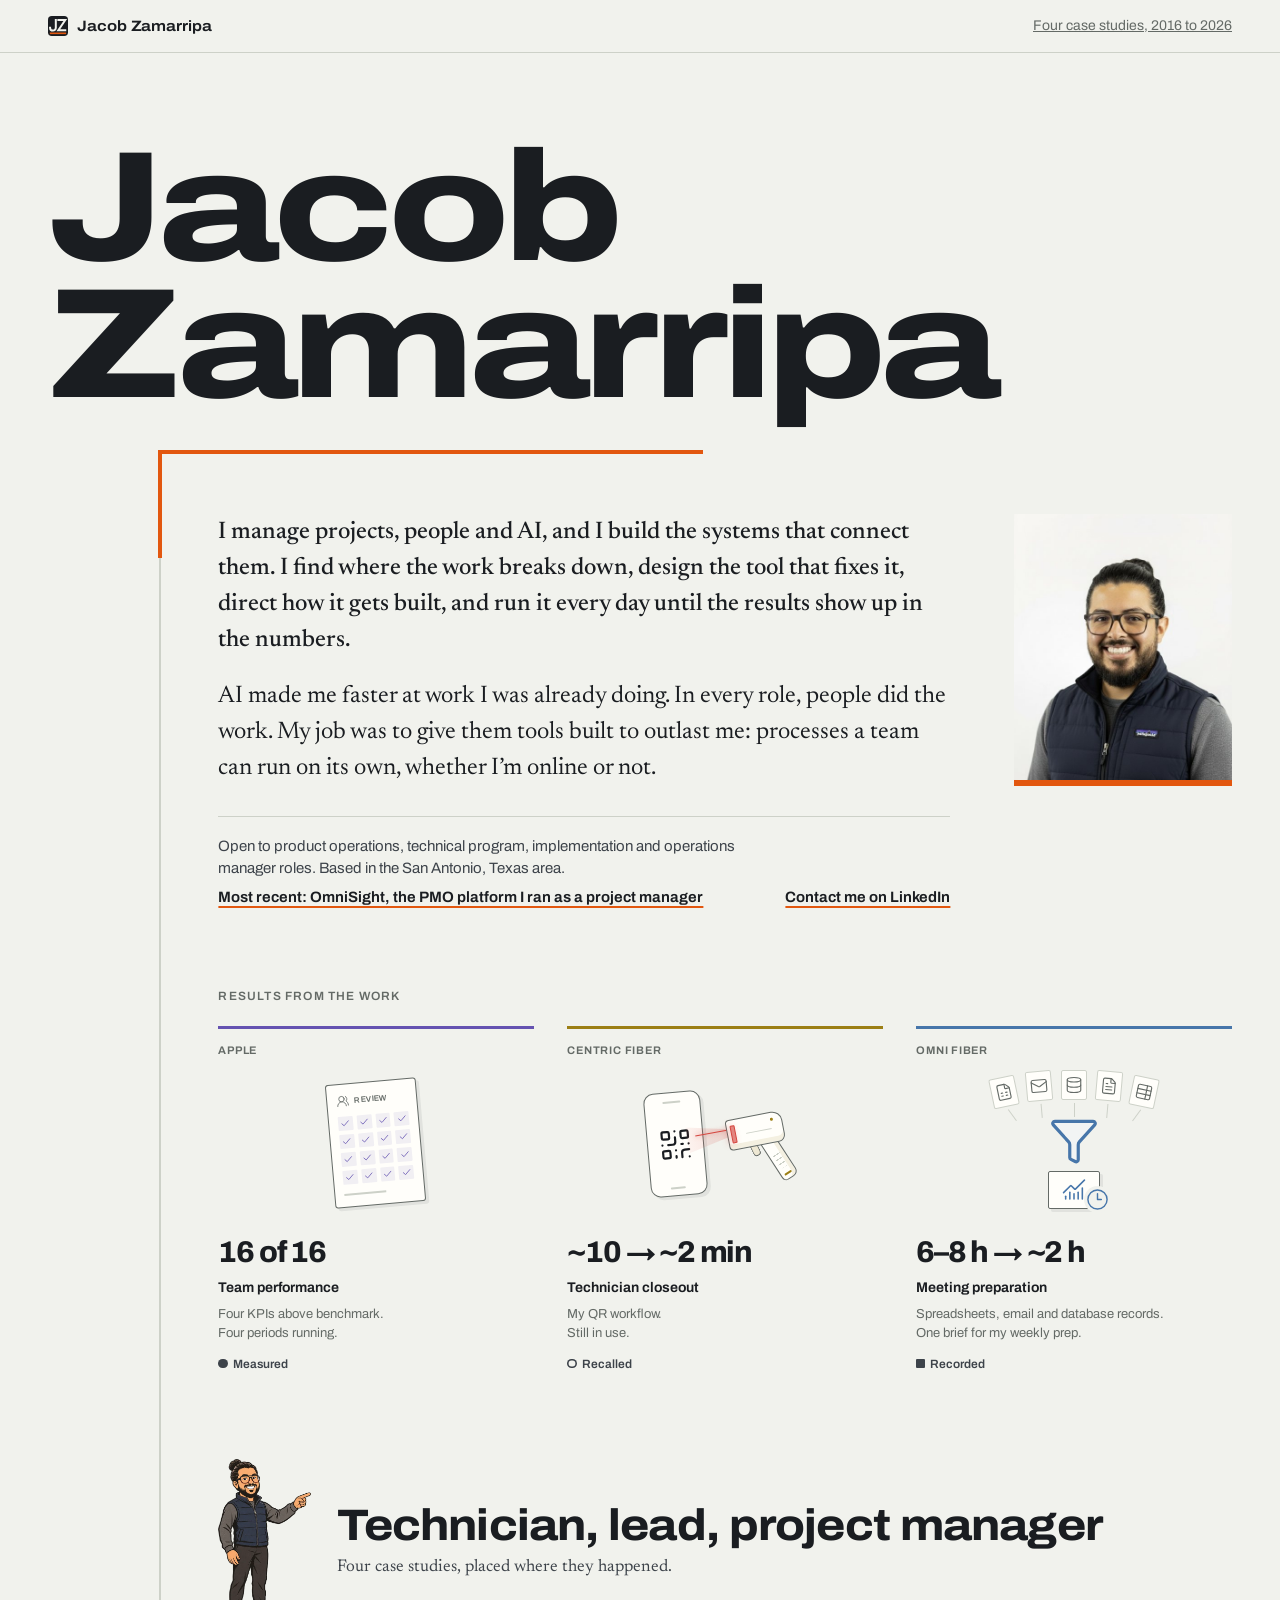
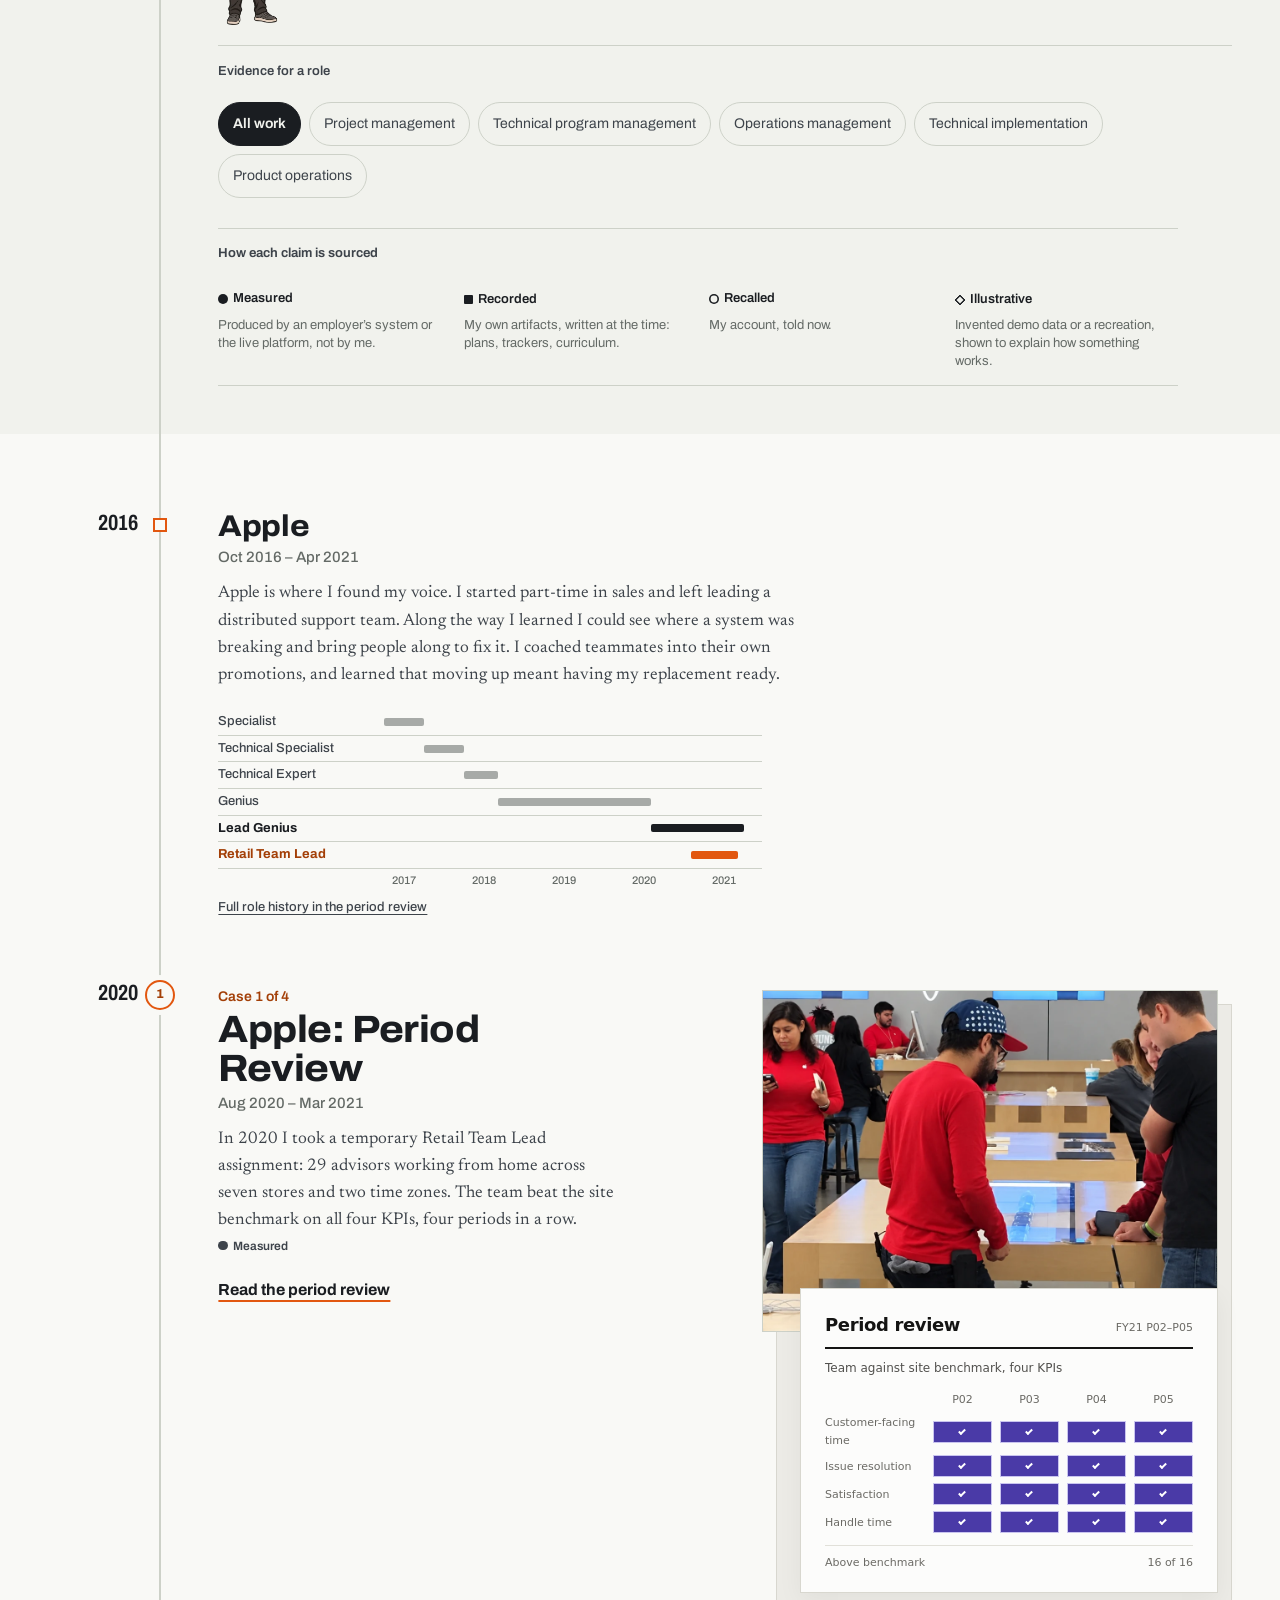
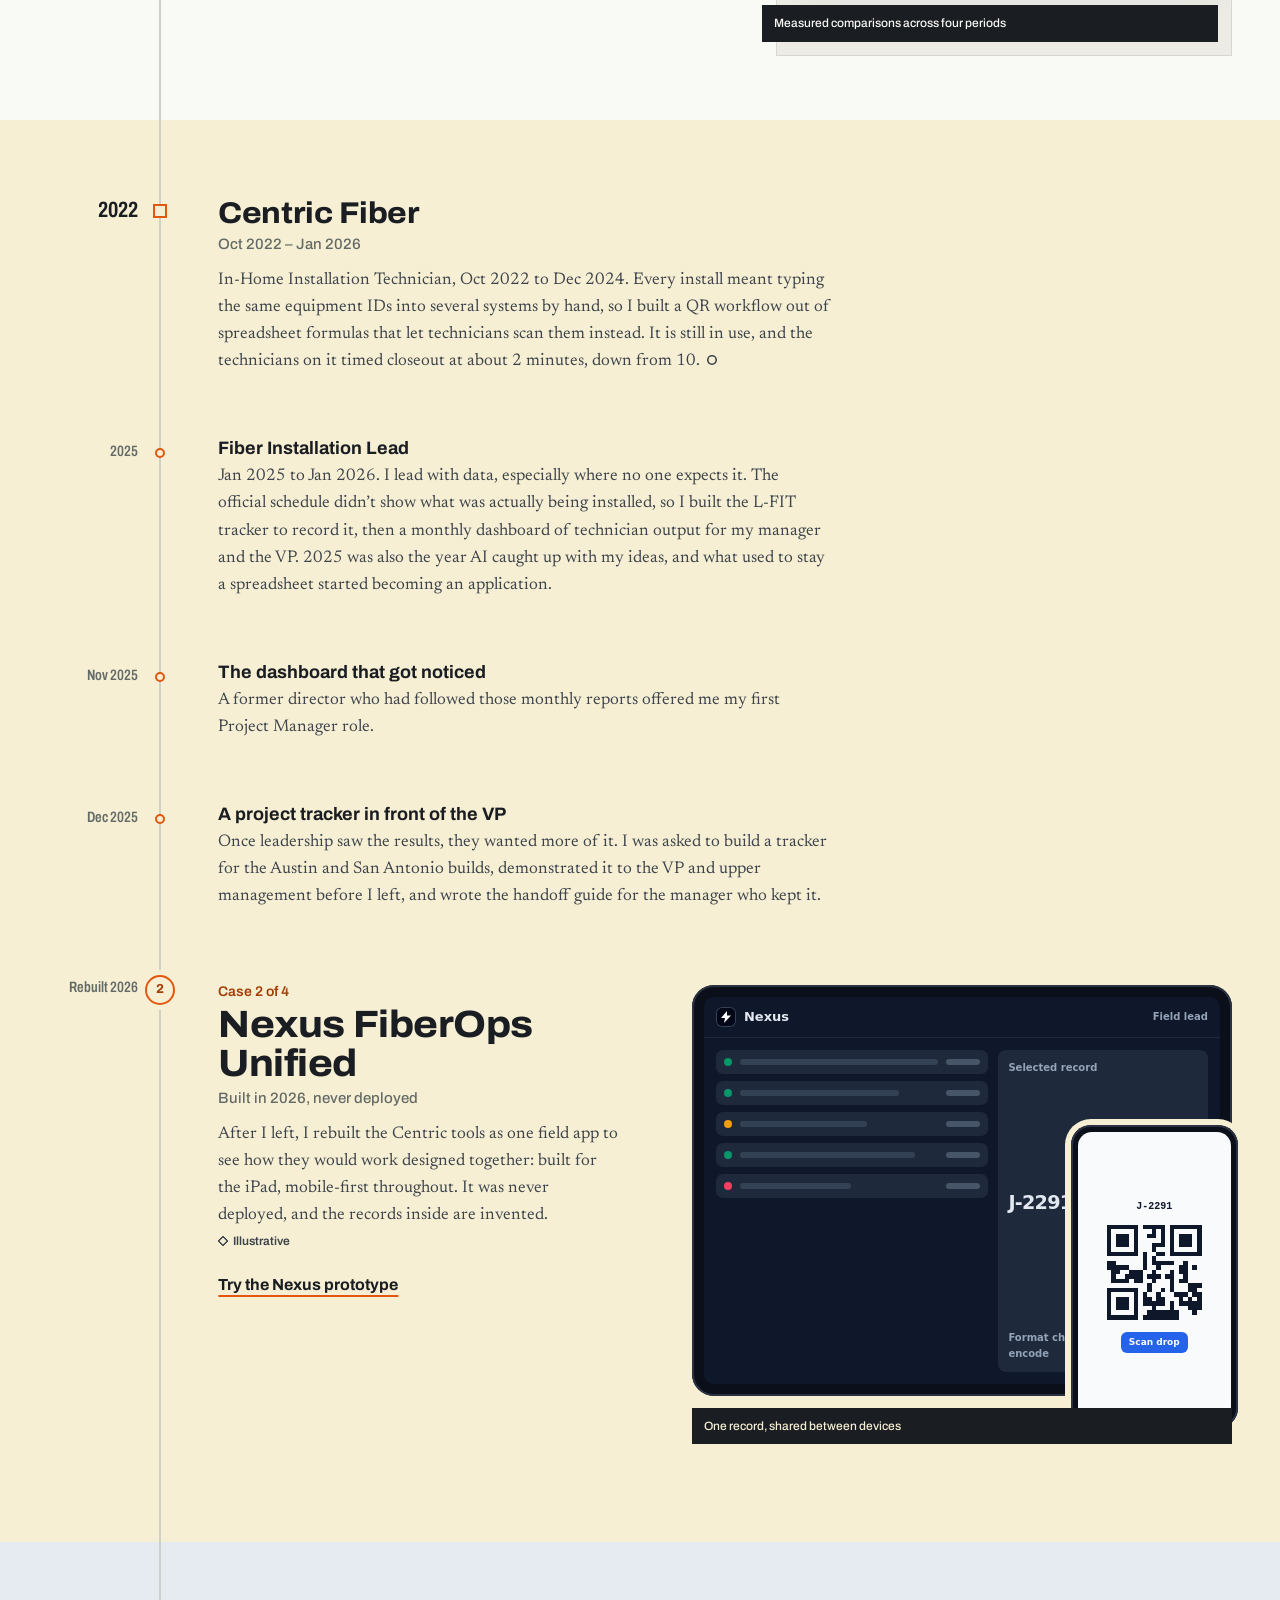
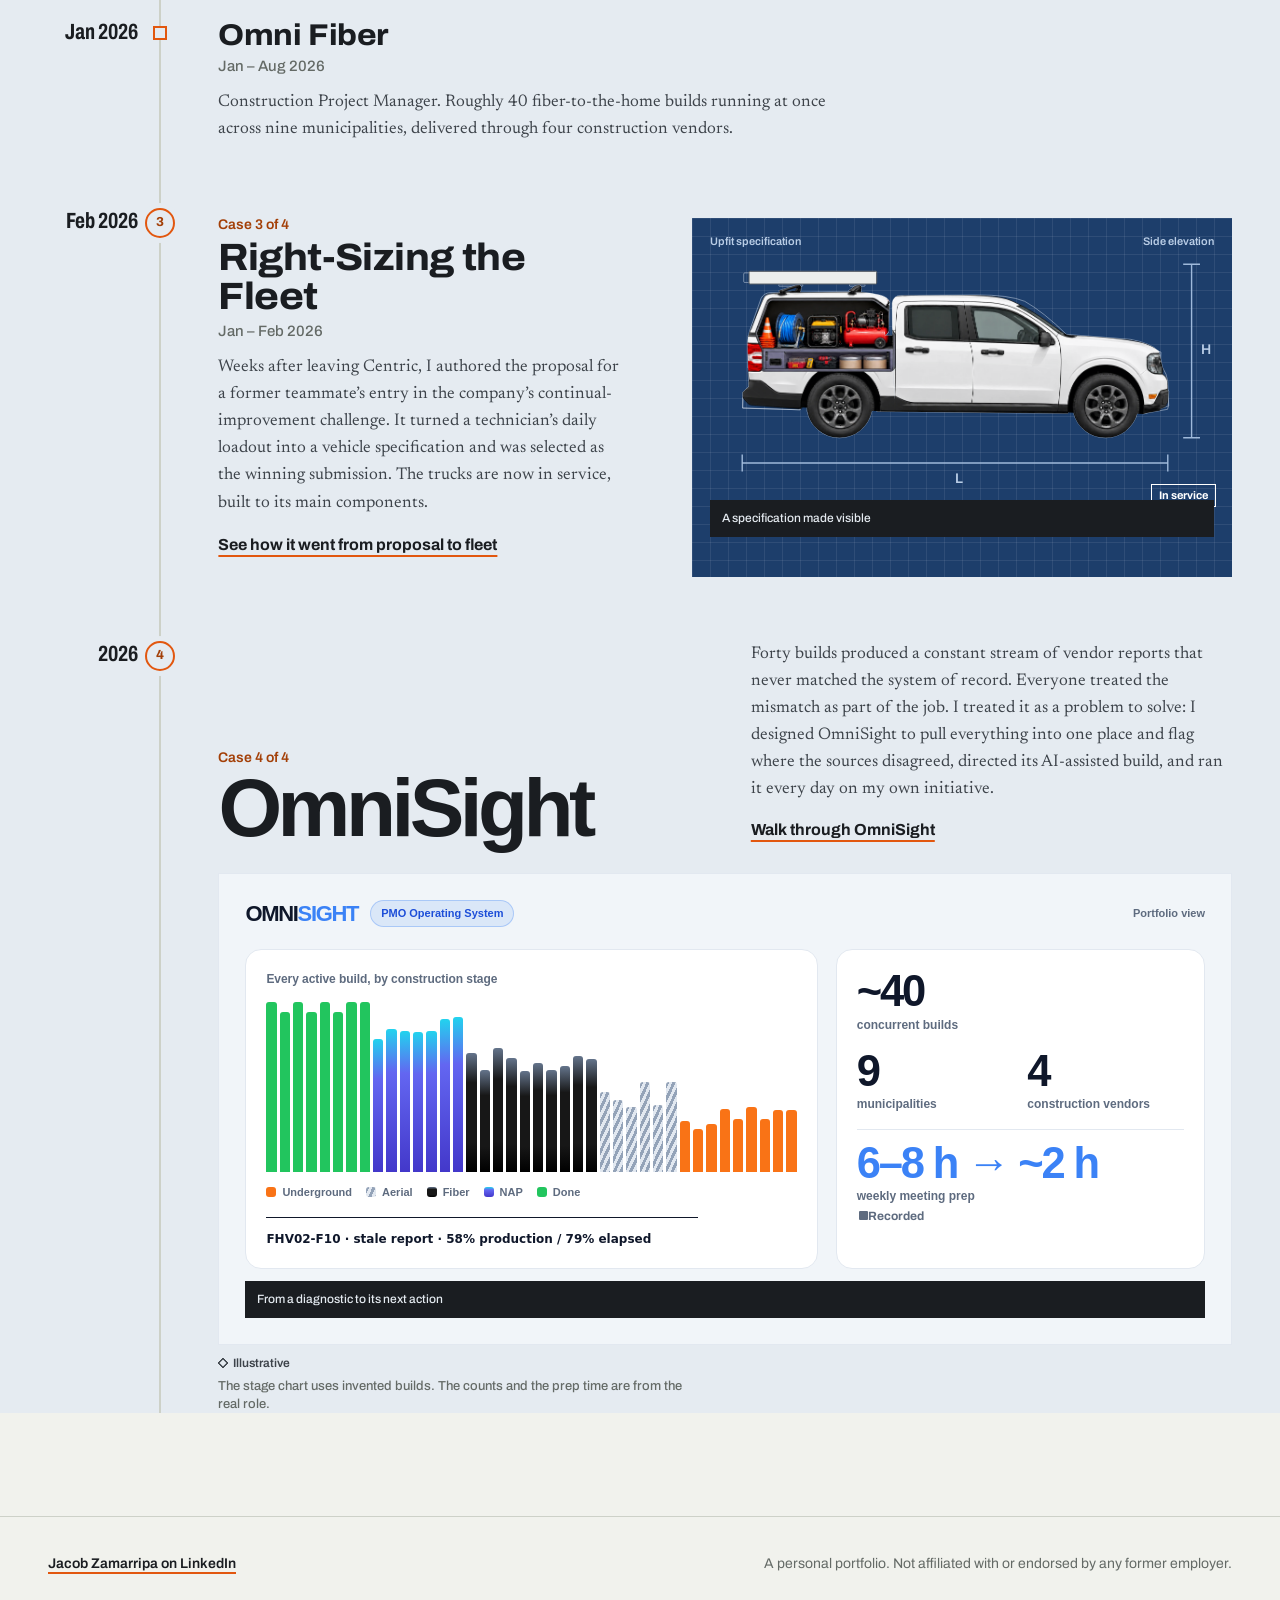
<file: index.html>
<!doctype html>
<html lang="en">
<head>
<meta charset="utf-8">
<script>addEventListener("pagereveal",function(e){if(e.viewTransition)[e.viewTransition.ready,e.viewTransition.updateCallbackDone,e.viewTransition.finished].forEach(function(p){p.catch(function(){})})})</script>
<meta name="viewport" content="width=device-width,initial-scale=1">
<title>Jacob Zamarripa | Project manager who builds the systems he runs</title>
<meta name="description" content="Jacob Zamarripa, project manager and operator. Four case studies from 2016 to 2026: distributed technical support at Apple, field tools from fiber installation, a fleet proposal that was selected and is now in service, and OmniSight, the AI-assisted PMO platform he conceived and ran.">
<meta name="author" content="Jacob Zamarripa">
<meta property="og:type" content="website">
<meta property="og:title" content="Jacob Zamarripa: technician, lead, project manager">
<meta property="og:description" content="Four case studies, in career order: Apple Period Review, Nexus FiberOps Unified, a fleet proposal now in service, and OmniSight.">
<meta property="og:url" content="https://jacobzamarripa.github.io/portfolio/">
<meta property="og:image" content="https://jacobzamarripa.github.io/portfolio/og-home.png">
<meta property="og:image:width" content="1200">
<meta property="og:image:height" content="630">
<meta property="og:image:alt" content="Jacob Zamarripa: technician, lead, project manager. Four case studies, 2016 to 2026.">
<meta name="twitter:card" content="summary_large_image">
<meta name="twitter:image" content="https://jacobzamarripa.github.io/portfolio/og-home.png">
<link rel="canonical" href="https://jacobzamarripa.github.io/portfolio/">
<link rel="icon" href="./assets/favicon.svg" type="image/svg+xml">
<link rel="preconnect" href="https://fonts.googleapis.com">
<link rel="preconnect" href="https://fonts.gstatic.com" crossorigin>
<link rel="stylesheet" href="https://fonts.googleapis.com/css2?family=Archivo:ital,wdth,wght@0,62..125,400..900;1,62..125,400..900&family=Newsreader:ital,opsz,wght@0,6..72,400..600;1,6..72,400..600&display=swap">
<link rel="stylesheet" href="./assets/frame.css">
<script src="./assets/frame.js" defer></script>
<link rel="stylesheet" href="./assets/portfolio-explore.css">
<script src="./assets/explore-data.js" defer></script>
<script src="./assets/portfolio-explore.js" defer></script>
<style>
/* ---- home: layout tokens ---- */
.h{--rail:132px;--line-x:112px;--node:14px}
@media (max-width:760px){.h{--rail:0px;--line-x:7px;--node:12px}}

.h-main{padding-bottom:clamp(56px,8vw,112px)}

/* ---- hero ---- */
.h-hero{position:relative;padding:clamp(40px,7vw,96px) 0 0}
.h-name{
  margin:0;
  font:800 clamp(3.1rem,12.2vw,11.25rem)/.84 var(--fr-sans);
  font-stretch:125%;letter-spacing:-.035em;
  color:var(--fr-ink);
}
.h-name span{display:block}
.h-name span+span{margin-top:.04em}
.h-intro-grid{display:grid;grid-template-columns:minmax(0,1fr) auto;gap:clamp(28px,5vw,72px);align-items:start}
.h-intro-text{min-width:0;grid-column:1;grid-row:1}
.h-portrait{
  grid-column:2;grid-row:1;position:relative;
  width:clamp(150px,17vw,236px);aspect-ratio:4/5;margin:0;
  background:var(--fr-surface);overflow:hidden;
  border-bottom:6px solid var(--fr-mark);
}
.h-portrait-mono{
  position:absolute;inset:0;display:grid;place-items:center;
  font:800 clamp(2.4rem,5vw,4.4rem)/1 var(--fr-sans);font-stretch:125%;letter-spacing:-.04em;
  color:var(--fr-ink-2);
}
@media (max-width:640px){
  .h-intro-grid{grid-template-columns:1fr;gap:22px}
  .h-portrait{grid-column:1;grid-row:1;width:112px}
  .h-portrait-mono{font-size:2rem}
  .h-intro-text{grid-row:2}
}
.h-portrait img{position:absolute;inset:0;width:100%;height:100%;object-fit:cover;display:block}


/* ---- proof strip: one sourced result per era, each a link to its case.
   Miniature work artifacts approved 2026-11-13 (Codex source, Lucide symbols).
   The art is decorative; the value, label, detail and evidence tag carry the claim. ---- */
.h-proof{grid-column:1/-1;--bp-paper:#fffefa;--bp-red:#d4453e;--bp-shadow:color-mix(in srgb,var(--fr-ink) 7%,transparent);margin-top:clamp(6px,1.5vw,18px)}
@media (prefers-color-scheme:dark){.h-proof{--bp-paper:#252b2a;--bp-red:#ff796d}}
.h-proof .bp-heading{margin:0 0 clamp(16px,2vw,24px);font:600 .75rem/1 var(--fr-sans);letter-spacing:.1em;text-transform:uppercase;color:var(--fr-muted)}
.h-proof ul{list-style:none;margin:0;padding:0;display:grid;grid-template-columns:repeat(3,minmax(0,1fr));gap:clamp(18px,2.6vw,36px)}
.h-proof li{--era:#6553b1;min-width:0}
.h-proof li[data-era="centric"]{--era:#9c7f15}
.h-proof li[data-era="omni"]{--era:#4776aa}
@media (prefers-color-scheme:dark){
  .h-proof li{--era:#b1a3ef}
  .h-proof li[data-era="centric"]{--era:#d5bc59}
  .h-proof li[data-era="omni"]{--era:#88add7}
}
.h-proof a{display:flex;flex-direction:column;height:100%;padding-top:15px;border-top:3px solid var(--era);color:var(--fr-ink);text-decoration:none}
.h-proof a:focus-visible{outline:2px solid var(--fr-mark);outline-offset:6px}
.h-proof a:hover .bp-value{color:var(--fr-mark-ink)}
.h-proof .bp-era{display:block;margin:0 0 8px;font:650 .6875rem/1.2 var(--fr-sans);letter-spacing:.07em;text-transform:uppercase;color:var(--fr-muted)}
.h-proof .bp-art{height:154px;display:flex;justify-content:center;align-items:center;margin-bottom:16px;color:var(--fr-ink)}
.h-proof .bp-value{display:block;margin:0 0 10px;font:780 clamp(1.3125rem,2.4vw,1.875rem)/1.1 var(--fr-sans);letter-spacing:-.04em;white-space:nowrap;font-variant-numeric:tabular-nums}
.h-proof .bp-label{display:block;margin:0 0 7px;font:650 .875rem/1.35 var(--fr-sans)}
.h-proof .bp-detail{display:block;font:400 .8125rem/1.5 var(--fr-sans);color:var(--fr-muted)}
.h-proof .fr-ev{margin-top:auto;padding-top:14px;font-size:.75rem}
/* artifact scenes (ported unchanged in geometry from the approved source) */
.h-proof .bp-scene{position:relative;width:166px;height:146px;flex:none}
.h-proof .bp-scene svg{display:block}
.h-proof .bp-paper{position:absolute;left:37px;top:11px;width:91px;height:124px;box-sizing:border-box;padding:10px 9px;background:var(--bp-paper);border:1.5px solid var(--fr-muted);border-radius:3px;transform:rotate(-5deg);box-shadow:3px 3px 0 var(--bp-shadow)}
.h-proof .bp-paper-head{display:flex;align-items:center;gap:5px;color:var(--fr-muted);font:600 8px/1 var(--fr-sans);letter-spacing:.05em;margin-bottom:9px}
.h-proof .bp-paper-head svg{width:13px;height:13px;stroke-width:1.5;flex:none}
.h-proof .bp-checks{display:grid;grid-template-columns:repeat(4,1fr);gap:4px}
.h-proof .bp-checks span{height:14px;background:color-mix(in srgb,var(--era) 9%,var(--bp-paper));border-radius:1px;display:flex;align-items:center;justify-content:center;color:var(--era)}
.h-proof .bp-checks svg{width:10px;height:10px;stroke-width:1.8}
.h-proof .bp-paper-foot{height:2px;background:var(--fr-rule);width:42px;margin-top:9px}
.h-proof .bp-phone{position:absolute;left:5px;top:22px;width:57px;height:104px;box-sizing:border-box;background:var(--bp-paper);border:1.5px solid var(--fr-muted);border-radius:10px;transform:rotate(-5deg);box-shadow:3px 3px 0 var(--bp-shadow);display:flex;align-items:center;justify-content:center}
.h-proof .bp-phone::before{content:"";position:absolute;top:8px;left:18px;width:18px;height:2px;background:var(--fr-rule);border-radius:2px}
.h-proof .bp-phone::after{content:"";position:absolute;bottom:6px;left:19px;width:15px;height:2px;background:var(--fr-rule);border-radius:2px}
.h-proof .bp-phone svg{width:35px;height:35px;stroke-width:1.5}
.h-proof .bp-beam{position:absolute;left:45px;top:53px;width:50px;height:26px;background:linear-gradient(90deg,color-mix(in srgb,var(--bp-red) 6%,transparent),color-mix(in srgb,var(--bp-red) 21%,transparent));clip-path:polygon(0 0,100% 42%,100% 58%,0 100%);transform:rotate(-10deg)}
.h-proof .bp-laser{position:absolute;left:53px;top:62px;width:39px;height:1px;background:var(--bp-red);transform:rotate(-10deg);box-shadow:0 0 5px color-mix(in srgb,var(--bp-red) 65%,transparent)}
.h-proof .bp-gun{position:absolute;left:89px;top:44px;width:64px;height:76px;transform:rotate(-11deg)}
.h-proof .bp-gun-head{position:absolute;top:0;left:0;width:57px;height:31px;box-sizing:border-box;background:var(--bp-paper);border:1.5px solid var(--fr-muted);border-radius:4px 10px 7px 4px;z-index:3;box-shadow:inset 0 -5px 0 color-mix(in srgb,var(--era) 11%,var(--bp-paper))}
.h-proof .bp-gun-lens{position:absolute;left:3px;top:5px;width:5px;height:18px;background:color-mix(in srgb,var(--bp-red) 65%,var(--bp-paper));border:1px solid var(--bp-red);border-radius:1px;box-shadow:-3px 0 7px color-mix(in srgb,var(--bp-red) 35%,transparent)}
.h-proof .bp-gun-seam{position:absolute;left:18px;top:5px;width:26px;height:11px;border-bottom:1px solid var(--fr-rule)}
.h-proof .bp-gun-light{position:absolute;left:44px;top:5px;width:3px;height:3px;border-radius:50%;background:var(--era)}
.h-proof .bp-grip{position:absolute;left:29px;top:24px;width:17px;height:48px;background:var(--bp-paper);border:1.5px solid var(--fr-muted);border-radius:3px 3px 6px 5px;transform:rotate(-22deg);transform-origin:top;z-index:2;box-shadow:inset -4px 0 0 color-mix(in srgb,var(--era) 11%,var(--bp-paper))}
.h-proof .bp-grip::before{content:"";position:absolute;left:3px;top:17px;width:8px;height:17px;background:repeating-linear-gradient(0deg,transparent 0 4px,var(--fr-rule) 4px 5px)}
.h-proof .bp-grip::after{content:"";position:absolute;left:3px;bottom:4px;width:8px;height:2px;background:var(--era);border-radius:1px}
.h-proof .bp-trigger{position:absolute;left:21px;top:26px;width:8px;height:15px;border:1.5px solid var(--fr-muted);border-top:0;border-radius:0 0 5px 5px;transform:rotate(-15deg);z-index:1;background:color-mix(in srgb,var(--era) 17%,var(--bp-paper))}
.h-proof .bp-sources{position:absolute;inset:0 0 auto;height:42px;display:flex;align-items:flex-start;justify-content:space-between;gap:4px}
.h-proof .bp-source{position:relative;display:flex;align-items:center;justify-content:center;width:26px;height:30px;color:var(--fr-muted);background:var(--bp-paper);border:1px solid var(--fr-rule);border-radius:2px;box-sizing:border-box}
.h-proof .bp-source svg{width:18px;height:18px;stroke-width:1.5}
.h-proof .bp-source:nth-child(1){transform:rotate(-12deg);top:7px}
.h-proof .bp-source:nth-child(2){transform:rotate(-5deg);top:1px}
.h-proof .bp-source:nth-child(4){transform:rotate(5deg);top:1px}
.h-proof .bp-source:nth-child(5){transform:rotate(12deg);top:7px}
.h-proof .bp-source::after{content:"";position:absolute;top:32px;left:12px;height:14px;width:1px;background:var(--fr-rule)}
.h-proof .bp-source:first-child::after{transform:rotate(-24deg);transform-origin:top}
.h-proof .bp-source:last-child::after{transform:rotate(24deg);transform-origin:top}
.h-proof .bp-funnel{position:absolute;top:45px;left:47px;color:var(--era);width:72px;height:51px}
.h-proof .bp-funnel svg{width:72px;height:51px;stroke-width:1.5;fill:color-mix(in srgb,var(--era) 7%,var(--bp-paper))}
.h-proof .bp-brief{position:absolute;left:57px;top:101px;width:52px;height:38px;box-sizing:border-box;border:1.5px solid var(--fr-muted);border-radius:2px;background:var(--bp-paper);display:flex;align-items:center;justify-content:center;box-shadow:3px 3px 0 var(--bp-shadow);color:var(--era)}
.h-proof .bp-brief>svg{width:32px;height:25px;stroke-width:1.5}
.h-proof .bp-clock{position:absolute;right:-12px;bottom:-5px;background:var(--fr-bg);border-radius:50%;padding:2px;color:var(--era)}
.h-proof .bp-clock svg{width:23px;height:23px;stroke-width:1.5}
/* narrow: artifact left, result right, one per row (approved mobile layout) */
@media (max-width:760px){
  .h-proof ul{grid-template-columns:minmax(0,1fr);gap:26px}
  .h-proof a{display:grid;grid-template-columns:104px minmax(0,1fr);column-gap:12px;align-content:start}
  .h-proof .bp-era{grid-column:1/-1}
  .h-proof .bp-art{grid-column:1;grid-row:2/7;height:140px;margin:0;justify-content:flex-start;align-self:center}
  .h-proof .bp-scene{transform:scale(.62);transform-origin:left center}
  .h-proof .bp-value,.h-proof .bp-label,.h-proof .bp-detail,.h-proof .fr-ev{grid-column:2}
  .h-proof .bp-value{font-size:1.4375rem}
  .h-proof .fr-ev{margin-top:0;padding-top:12px;justify-self:start}
}
@media (max-width:640px){.h-proof{order:5}}
@media (max-width:350px){
  .h-proof a{grid-template-columns:86px minmax(0,1fr);column-gap:9px}
  .h-proof .bp-scene{transform:scale(.51)}
  .h-proof .bp-value{font-size:1.3125rem}
}

/* ---- body grid shared by intro and timeline ---- */
.h-body{position:relative;margin-top:clamp(22px,3vw,40px)}
.h-body::before{
  content:"";position:absolute;left:var(--line-x);top:0;bottom:0;width:2px;margin-left:-1px;
  background:var(--fr-rule);
}
.h-route{
  position:absolute;left:var(--line-x);top:0;width:4px;margin-left:-2px;
  height:100%;background:var(--fr-mark);
}
.fr-motion .h-route{height:var(--drawn,100%)}
.h-locate{
  position:absolute;left:var(--line-x);top:0;margin-left:-2px;
  width:min(46%,560px);height:4px;background:var(--fr-mark);
  transform-origin:left center;
}
.fr-motion .h-locate{animation:h-draw .9s cubic-bezier(.6,0,.2,1) .15s both}
@keyframes h-draw{from{transform:scaleX(0)}to{transform:scaleX(1)}}

.h-row{display:grid;grid-template-columns:var(--rail) minmax(0,1fr);position:relative}
.h-row>.h-col{grid-column:2;padding-left:clamp(20px,3vw,44px);min-width:0}
@media (max-width:760px){.h-row>.h-col{padding-left:28px}}

/* ---- intro ---- */
.h-intro{padding:clamp(34px,5vw,64px) 0 clamp(48px,7vw,96px)}
.h-bio{max-width:34em;font-size:clamp(1.2rem,1.9vw,1.5rem);line-height:1.5;color:var(--fr-ink)}
.h-bio p{margin:0 0 .85em}
.h-bio p:first-child{font-weight:500}
.h-open{
  display:grid;grid-template-columns:minmax(0,1fr) auto;gap:14px 32px;align-items:end;
  max-width:52rem;margin-top:30px;padding-top:18px;border-top:1px solid var(--fr-rule);
  font:400 .9375rem/1.5 var(--fr-sans);color:var(--fr-ink-2);
}
.h-open p{margin:0}
.h-open a{color:var(--fr-ink);font-weight:650;text-decoration:underline;text-decoration-color:var(--fr-mark);text-decoration-thickness:2px;text-underline-offset:4px;white-space:nowrap}
.h-open a:hover{color:var(--fr-mark-ink)}
.h-open a.h-latest{display:block;margin-top:6px;white-space:normal}
@media (max-width:640px){.h-open{grid-template-columns:1fr}}
/* Phone order: identity statement, portrait, role targets and the latest
   case, then the rest of the bio. Desktop keeps the source order. */
@media (max-width:640px){
  .h-intro-text,.h-bio{display:contents}
  .h-bio p{margin:0}
  .h-bio p:first-child{order:1}
  .h-portrait{grid-row:auto;order:2}
  .h-open{order:3;margin-top:0}
  .h-bio p+p{order:4}
}

/* ---- work heading + key ---- */
.h-work-head{padding-bottom:clamp(30px,4vw,48px)}
.h-work-head h2{
  margin:0 0 6px;font:750 clamp(1.75rem,3.6vw,2.75rem)/1.05 var(--fr-sans);
  font-stretch:110%;letter-spacing:-.02em;
}
.h-work-head p{margin:0 0 22px;color:var(--fr-ink-2);max-width:40em}
.h-work-head .fr-key{max-width:60rem}
/* editorial figure: presents the work heading; wide screens only */
.h-work-head>.h-col{display:grid;grid-template-columns:auto minmax(0,1fr);align-items:center}
.h-work-head>.h-col>*{grid-column:1/-1}
.h-work-head .h-fig{grid-column:1;grid-row:1;margin:0 clamp(16px,2vw,28px) 20px 0;pointer-events:none;user-select:none}
.h-work-head .h-work-title{grid-column:2;grid-row:1}
.h-fig img{display:block;width:auto;height:clamp(160px,13vw,190px)}
@media (prefers-color-scheme:dark){.h-fig img{filter:drop-shadow(0 0 1px rgba(255,255,255,.5))}}
@media (max-width:900px){.h-work-head .h-fig{display:none}}


/* ---- era bands: one tinted chapter per employer, full bleed ---- */
html,body{overflow-x:clip}
.h-stop[data-era]{--fr-bg:var(--era-bg)}
.h-stop[data-era]::after{content:"";position:absolute;z-index:-1;top:0;bottom:0;left:calc(50% - 50vw);width:100vw;background:var(--era-bg)}
.h-stop.h-era-start{--era-pad:clamp(48px,6vw,80px);padding-top:var(--era-pad)}
.h-era-start>.h-node{margin-top:var(--era-pad)}
.h-stop[data-era="apple"]{--era-bg:#f9f9f6}
.h-stop[data-era="centric"]{--era-bg:#f6efd4}
.h-stop[data-era="omni"]{--era-bg:#e5ebf1}
@media (prefers-color-scheme:dark){
  .h-stop[data-era="apple"]{--era-bg:#1b1d20}
  .h-stop[data-era="centric"]{--era-bg:#1f1c12}
  .h-stop[data-era="omni"]{--era-bg:#131b25}
}

/* ---- timeline ---- */
.h-tl{list-style:none;margin:0;padding:0}
.h-stop{padding:0 0 clamp(36px,5vw,64px)}
.h-node{
  position:absolute;left:var(--line-x);top:.42em;
  width:var(--node);height:var(--node);margin-left:calc(var(--node) / -2);
  background:var(--fr-mark);border:2px solid var(--fr-mark);
  transition:background-color .35s ease;
}
.h-stop--job .h-node{border-radius:0}
.h-stop--event .h-node{--node:10px;top:.5em;border-radius:50%}
.h-stop--case .h-node{
  --node:30px;top:0;border-radius:50%;
  display:grid;place-items:center;
  font:750 .8125rem/1 var(--fr-sans);color:#141619;font-variant-numeric:tabular-nums;
  box-shadow:0 0 0 5px var(--fr-bg);
}
.fr-motion .h-node:not(.is-past){background:var(--fr-bg)}
.fr-motion .h-stop--case .h-node:not(.is-past){color:var(--fr-mark-ink)}
@media (max-width:760px){.h-stop--case .h-node{--node:24px;font-size:.75rem;box-shadow:0 0 0 4px var(--fr-bg)}}

.h-when{
  grid-column:1;grid-row:1;
  padding-right:calc(var(--rail) - var(--line-x) + 22px);
  text-align:right;
  font:700 1.375rem/1.2 var(--fr-sans);font-stretch:72%;font-variant-numeric:tabular-nums;
  color:var(--fr-ink);white-space:nowrap;
}
.h-stop--event .h-when,.h-when--minor{font-size:.9375rem;font-weight:600;color:var(--fr-muted);padding-top:.2em}
@media (max-width:760px){
  .h-when{grid-column:2;grid-row:1;text-align:left;padding:0 0 4px 28px;font-size:1.125rem}
  .h-stop--event .h-when,.h-when--minor{padding-top:0}
  .h-row>.h-col{grid-row:2}
}

.h-stop h3{
  margin:0;font:750 clamp(1.375rem,2.4vw,1.875rem)/1.1 var(--fr-sans);
  font-stretch:108%;letter-spacing:-.015em;
}
.h-dates{margin:4px 0 12px;font:500 .9375rem/1.4 var(--fr-sans);color:var(--fr-muted);font-variant-numeric:tabular-nums}
.h-stop p{max-width:36em}
.h-note{margin:0;color:var(--fr-ink-2)}
.h-stop--event h3{font-size:1.125rem;font-stretch:100%;font-weight:700;letter-spacing:0}
.h-stop--event .h-note{margin-top:4px}

/* Apple roles: compact Figure 5 from the period review */
.h-roles{margin:20px 0 0;max-width:34rem}
.h-roles ol{list-style:none;margin:0;padding:0}
.h-roles li,.h-roles-yrs{display:grid;grid-template-columns:9.5rem minmax(0,1fr);gap:14px;align-items:center}
.h-roles li{padding:5px 0;border-bottom:1px solid var(--fr-rule)}
.h-roles li span{font:500 .8125rem/1.2 var(--fr-sans);color:var(--fr-ink-2)}
.h-roles i{position:relative;display:block;height:8px;margin-right:18px;font-style:normal}
.h-roles b{position:absolute;top:0;height:8px;border-radius:2px;background:var(--fr-muted);opacity:.55;left:calc(var(--a) / 54 * 100%);width:calc((var(--b) - var(--a)) / 54 * 100%)}
.h-roles .is-lead span{color:var(--fr-ink);font-weight:700}
.h-roles .is-lead b{background:var(--fr-ink);opacity:1}
.h-roles .is-rtl span{color:var(--fr-mark-ink);font-weight:700}
.h-roles .is-rtl b{background:var(--fr-mark);opacity:1}
.h-roles-yrs{margin-top:6px}
.h-roles-yrs i{height:14px}
.h-roles-yrs em{position:absolute;top:0;transform:translateX(-50%);font:500 .6875rem/1 var(--fr-sans);font-style:normal;color:var(--fr-muted);font-variant-numeric:tabular-nums}
.h-roles figcaption{margin-top:10px;font:500 .8125rem/1.3 var(--fr-sans)}
.h-roles figcaption a{color:var(--fr-ink-2);text-underline-offset:3px}
@media (max-width:560px){.h-roles li,.h-roles-yrs{grid-template-columns:7.5rem minmax(0,1fr);gap:10px}}

/* ---- case blocks ---- */
.h-case{
  display:grid;grid-template-columns:minmax(0,5fr) minmax(0,7fr);gap:clamp(24px,4vw,56px);align-items:start;
  padding:clamp(4px,1vw,10px) 0 0;
}
.h-case-pos{margin:0 0 6px;font:600 .875rem/1 var(--fr-sans);color:var(--fr-mark-ink);font-variant-numeric:tabular-nums}
.h-case h3{font-size:clamp(1.625rem,3vw,2.375rem);line-height:1.04}
.h-case .h-note{margin:0 0 16px}
.h-go{
  display:inline-block;font:700 1rem/1.3 var(--fr-sans);color:var(--fr-ink);
  text-decoration:underline;text-decoration-color:var(--fr-mark);text-decoration-thickness:2px;text-underline-offset:5px;
}
.h-go:hover{color:var(--fr-mark-ink);text-decoration-thickness:3px}
.h-go:focus-visible,.h-pv:focus-visible{outline:2px solid var(--fr-mark);outline-offset:4px}
.h-pv{display:block;text-decoration:none;color:inherit}
@media (max-width:900px){.h-case{grid-template-columns:1fr}.pv-apple,.pv-nexus,.pv-fleet{margin-left:0}}

/* ===== Preview: Apple period review (printed operating review) ===== */
.pv-apple{position:relative;max-width:470px;margin-left:auto;padding:0 14px 14px 0}
.pv-apple::before{content:"";position:absolute;right:0;bottom:0;left:14px;top:14px;background:#ecebe6;border:1px solid #d8d7cf}
.pv-a-page{
  position:relative;background:#fcfcfb;color:#141413;border:1px solid #d8d7cf;
  padding:22px 24px 20px;font-family:system-ui,-apple-system,"Segoe UI",sans-serif;
}
.pv-a-top{display:flex;justify-content:space-between;align-items:baseline;border-bottom:2px solid #141413;padding-bottom:8px}
.pv-a-top b{font-size:1.125rem;font-weight:700;letter-spacing:-.02em}
.pv-a-top span{font-size:.6875rem;color:#6b6a65}
.pv-a-cap{margin:10px 0 12px;font-size:.75rem;color:#52514e}
.pv-a-grid{display:grid;grid-template-columns:auto repeat(4,1fr);gap:6px 8px;align-items:center;font-size:.6875rem;color:#6b6a65}
.pv-a-grid em{font-style:normal;text-align:center}
.pv-a-cell{height:22px;border:1px solid #c9c4ef;background:#4a3aa7;position:relative}
.pv-a-cell::after{content:"";position:absolute;left:50%;top:50%;width:7px;height:4px;border:solid #fff;border-width:0 0 2px 2px;transform:translate(-50%,-70%) rotate(-45deg)}
.fr-motion .pv-apple .pv-a-cell{transition:background-color .3s ease calc(var(--i) * 70ms)}
.fr-motion .pv-apple:not(.is-in) .pv-a-cell{background:#efedfa}
.fr-motion .pv-apple:not(.is-in) .pv-a-cell::after{opacity:0}
.pv-a-cell::after{transition:opacity .3s ease calc(var(--i) * 70ms + 120ms)}
.pv-a-foot{margin:12px 0 0;padding-top:8px;border-top:1px solid #e1e0d9;font-size:.6875rem;color:#6b6a65;display:flex;justify-content:space-between}
@media (prefers-color-scheme:dark){
  .pv-apple::before{background:#232321;border-color:#3a3a37}
  .pv-a-page{background:#1a1a19;color:#f4f4f2;border-color:#3a3a37}
  .pv-a-top{border-bottom-color:#f4f4f2}
  .pv-a-top span,.pv-a-grid,.pv-a-foot{color:#a3a29b}
  .pv-a-cap{color:#c3c2b7}
  .pv-a-cell{background:#9085e9;border-color:#5b52a8}
  .fr-motion .pv-apple:not(.is-in) .pv-a-cell{background:#26243a}
  .pv-a-foot{border-top-color:#2c2c2a}
}

/* The Genius Bar photo places the operating review in a real career. */
.pv-a-photo{position:relative;display:block;width:100%;height:auto;aspect-ratio:4/3;object-fit:cover;object-position:50% 38%;border:1px solid var(--fr-rule)}
.pv-apple--photo .pv-a-page{margin:-44px 0 0 38px;box-shadow:0 8px 24px #0000000d}
@media(max-width:480px){.pv-apple--photo .pv-a-page{margin:-24px 0 0 18px;padding:18px 16px}}

/* ===== Preview: Nexus (rugged field tool, iPad first, phone second) ===== */
.pv-nexus{position:relative;max-width:540px;margin-left:auto;padding:0 0 34px}
.pv-n-ipad{
  background:#0a0f1a;border-radius:22px;padding:12px;
  box-shadow:inset 0 0 0 2px #2a3242;
}
.pv-n-screen{background:#0f172a;border-radius:10px;overflow:hidden;aspect-ratio:4/3;display:grid;grid-template-rows:auto 1fr;color:#e2e8f0;font-family:system-ui,-apple-system,"Segoe UI",sans-serif}
.pv-n-bar{display:flex;align-items:center;gap:8px;padding:10px 12px;border-bottom:1px solid #1e293b;font-size:.8125rem;font-weight:700}
.pv-n-bolt{width:20px;height:20px;border-radius:6px;background:#020617;box-shadow:inset 0 0 0 1px #334155;display:grid;place-items:center}
.pv-n-bar small{margin-left:auto;font-size:.625rem;font-weight:700;color:#94a3b8}
.pv-n-body{display:grid;grid-template-columns:1.3fr 1fr;gap:10px;padding:12px}
.pv-n-list{display:grid;gap:7px;align-content:start}
.pv-n-item{display:grid;grid-template-columns:8px 1fr 34px;gap:8px;align-items:center;background:#1e293b;border-radius:7px;padding:8px}
.pv-n-item i{width:8px;height:8px;border-radius:50%}
.pv-n-item b{height:6px;border-radius:3px;background:#334155}
.pv-n-item s{height:6px;border-radius:3px;background:#475569;text-decoration:none}
.pv-n-side{background:#1e293b;border-radius:8px;padding:10px;display:grid;align-content:space-between}
.pv-n-side b{font-size:1.75rem;font-weight:800;letter-spacing:-.04em;line-height:1}
.pv-n-side span{font-size:.625rem;color:#94a3b8;font-weight:600}
.pv-n-gauge{height:8px;border-radius:4px;background:#334155;overflow:hidden}
.pv-n-gauge i{display:block;height:100%;width:72%;background:#059669}
.pv-n-phone{
  position:absolute;right:-6px;bottom:0;width:31%;
  background:#0a0f1a;border-radius:20px;padding:7px;box-shadow:inset 0 0 0 2px #2a3242,0 0 0 6px var(--fr-bg);
}
.pv-n-pscreen{background:#f8fafc;border-radius:14px;aspect-ratio:9/17;display:grid;align-content:center;justify-items:center;gap:8px;padding:10px}
.pv-n-pscreen svg{width:78%;height:auto;display:block}
.pv-n-pscreen span{font:700 .5625rem/1 system-ui,sans-serif;background:#2563eb;color:#fff;border-radius:6px;padding:6px 8px}
.fr-motion .pv-nexus .pv-n-phone{transition:transform .7s cubic-bezier(.2,.8,.2,1)}
.fr-motion .pv-nexus:not(.is-in) .pv-n-phone{transform:translateY(18px)}

/* ===== Preview: Fleet (spec drawing becoming a finished truck) ===== */
.pv-fleet{
  position:relative;max-width:540px;margin-left:auto;
  background-color:#1d3e6b;
  background-image:linear-gradient(rgba(255,255,255,.08) 1px,transparent 1px),linear-gradient(90deg,rgba(255,255,255,.08) 1px,transparent 1px);
  background-size:18px 18px;
  padding:18px 18px 40px;color:#dbe7f5;
}
.pv-f-tag{display:flex;justify-content:space-between;font:600 .6875rem/1 var(--fr-sans);color:#b9cde6;margin-bottom:6px}
.pv-fleet svg{display:block;width:100%;height:auto}
.pv-f-line{fill:none;stroke:#e6eef8;stroke-width:1.4;stroke-linejoin:round}
.pv-f-thin{stroke-width:.8}
.pv-f-dim{fill:none;stroke:#9fb9da;stroke-width:1}
.pv-f-dimtext{fill:#b9cde6;font:600 10px var(--fr-sans,sans-serif)}
.pv-f-built{clip-path:inset(0 0 0 0)}
.fr-motion .pv-fleet .pv-f-built{transition:clip-path 1.6s cubic-bezier(.65,0,.35,1) .2s}
.fr-motion .pv-fleet:not(.is-in) .pv-f-built{clip-path:inset(0 100% 0 0)}
.pv-f-stamp{position:absolute;right:16px;bottom:10px;font:700 .6875rem/1 var(--fr-sans);color:#fff;border:1.5px solid #fff;padding:5px 7px}
.fr-motion .pv-fleet .pv-f-stamp{transition:opacity .4s ease 1.6s}
.fr-motion .pv-fleet:not(.is-in) .pv-f-stamp{opacity:0}

/* ===== OmniSight: the most prominent stop ===== */
.h-stop--omni{padding-bottom:0}
.h-omni-text{display:grid;grid-template-columns:minmax(0,1fr) minmax(0,1fr);gap:clamp(20px,4vw,56px);align-items:end;margin-bottom:28px}
.h-omni-text h3{font:900 clamp(2.75rem,6.4vw,5.5rem)/.9 -apple-system,BlinkMacSystemFont,"Segoe UI",Roboto,Helvetica,Arial,sans-serif;letter-spacing:-.055em}
.h-omni-text .h-note{margin:0 0 14px}
@media (max-width:900px){.h-omni-text{grid-template-columns:1fr;align-items:start}}

.pv-omni{
  --o-bg:#f1f5f9;--o-card:#ffffff;--o-border:#e2e8f0;--o-ink:#0f172a;--o-muted:#5e6b7f;--o-accent:#3b82f6;--o-accent-text:#1d4ed8;
  background:var(--o-bg);color:var(--o-ink);border:1px solid var(--o-border);
  font-family:-apple-system,BlinkMacSystemFont,"Segoe UI",Roboto,Helvetica,Arial,sans-serif;
  padding:clamp(14px,2.2vw,26px);
}
@media (prefers-color-scheme:dark){
  .pv-omni{--o-bg:#0b0f19;--o-card:#141a26;--o-border:#1e293b;--o-ink:#f1f5f9;--o-muted:#94a3b8;--o-accent:#60a5fa;--o-accent-text:#60a5fa}
}
.pv-o-top{display:flex;align-items:center;gap:12px;margin-bottom:clamp(14px,2vw,22px);flex-wrap:wrap}
.pv-o-logo{font-weight:900;letter-spacing:-.06em;font-size:1.375rem;line-height:1}
.pv-o-logo span{color:var(--o-accent)}
.pv-o-chip{font-size:.6875rem;font-weight:700;color:var(--o-accent-text);background:color-mix(in srgb,var(--o-accent) 12%,transparent);border:1px solid color-mix(in srgb,var(--o-accent) 30%,transparent);border-radius:999px;padding:4px 10px}
.pv-o-top small{margin-left:auto;font-size:.6875rem;font-weight:700;color:var(--o-muted)}
.pv-o-grid{display:grid;grid-template-columns:minmax(0,1.55fr) minmax(0,1fr);gap:clamp(10px,1.6vw,18px)}
.pv-o-card{background:var(--o-card);border:1px solid var(--o-border);border-radius:16px;padding:clamp(12px,1.8vw,20px);min-width:0}
.pv-o-card h4{margin:0 0 12px;font-size:.75rem;font-weight:800;color:var(--o-muted);letter-spacing:-.005em}
.pv-o-strip{display:flex;align-items:flex-end;gap:3px;height:clamp(110px,14vw,170px)}
.pv-o-bar{flex:1 1 0;min-width:0;height:var(--h);border-radius:3px 3px 0 0;display:block}
.pv-o-ug{background:#f97316}
.pv-o-ae{background:repeating-linear-gradient(115deg,#94a3b8,#94a3b8 3px,#e2e8f0 3px,#e2e8f0 6px)}
.pv-o-fib{background:linear-gradient(to bottom,#64748b 0%,#171717 25%,#171717 75%,#000 100%)}
.pv-o-nap{background:linear-gradient(180deg,#22d3ee 0%,#6366f1 30%,#4338ca 100%)}
.pv-o-done{background:#22c55e}
@media (prefers-color-scheme:dark){.pv-o-fib{background:linear-gradient(to bottom,#94a3b8 0%,#e2e8f0 30%,#e2e8f0 100%)}}
.fr-motion .pv-omni .pv-o-bar{transition:height .7s cubic-bezier(.2,.8,.2,1) calc(var(--i) * 18ms)}
.fr-motion .pv-omni:not(.is-in) .pv-o-bar{height:4%}
.pv-o-legend{display:flex;flex-wrap:wrap;gap:6px 14px;margin-top:12px;font-size:.6875rem;font-weight:700;color:var(--o-muted)}
.pv-o-legend span{display:inline-flex;align-items:center;gap:6px}
.pv-o-legend i{width:10px;height:10px;border-radius:3px;display:inline-block}
.pv-o-stats{display:grid;grid-template-columns:1fr 1fr;gap:clamp(10px,1.4vw,16px) 14px;align-content:start}
.pv-o-stat b{display:block;font-weight:900;letter-spacing:-.05em;font-size:clamp(1.75rem,3.4vw,2.75rem);line-height:1}
.pv-o-stat span{display:block;margin-top:4px;font-size:.75rem;font-weight:700;color:var(--o-muted);line-height:1.3}
.pv-o-stat--lead{grid-column:1/-1}
.pv-o-stat--wide{grid-column:1/-1;padding-top:12px;border-top:1px solid var(--o-border)}
.pv-o-stat--wide b{color:var(--o-accent)}
.pv-o-cap{margin:12px 0 0;font:500 .8125rem/1.4 var(--fr-sans);color:var(--fr-muted);display:flex;gap:8px;align-items:center;flex-wrap:wrap}
@media (max-width:760px){.pv-o-grid{grid-template-columns:1fr}}

@media (prefers-reduced-motion:reduce){
  .h-locate,.h-route,.h-node{animation:none!important;transition:none!important}
}
</style>
</head>
<body class="fr-page h">
<a class="fr-skip" href="#main">Skip to content</a>

<header class="fr-head" data-frame-case="home">
  <div class="fr-head-in">
    <a class="fr-name" href="./" aria-label="Jacob Zamarripa, home"><svg viewBox="0 0 32 32" aria-hidden="true" focusable="false"><rect width="32" height="32" rx="6" fill="currentColor"/><path d="M12.5 6.5v12.2a4.6 4.6 0 0 1-9.2 0" fill="none" stroke="var(--fr-bg)" stroke-width="3.2" stroke-linecap="square"/><path d="M16.6 6.5h11L16.6 22.6h11" fill="none" stroke="var(--fr-bg)" stroke-width="3.2" stroke-linecap="square"/><rect x="3" y="26.4" width="26" height="2.6" fill="var(--fr-mark)"/></svg><span>Jacob Zamarripa</span></a>
    <p class="fr-head-aside" style="margin:0 0 0 auto"><a href="#work">Four case studies, 2016 to 2026</a></p>
  </div>
</header>

<main id="main" class="h-main fr-wrap">
  <section class="h-hero" aria-labelledby="who">
    <h1 class="h-name" id="who"><span>Jacob</span><span>Zamarripa</span></h1>
  </section>

  <div class="h-body" id="route">
    <span class="h-locate" aria-hidden="true"></span>
    <span class="h-route" aria-hidden="true"></span>

    <div class="h-row h-intro">
      <div class="h-col h-intro-grid">
          <figure class="h-portrait">
      <span class="h-portrait-mono" aria-hidden="true">JZ</span>
      <img src="./assets/headshot.jpg" alt="Jacob Zamarripa" width="480" height="600" onerror="this.remove()">
    </figure>
        <div class="h-intro-text">
        <div class="h-bio">
          <p>I manage projects, people and AI, and I build the systems that connect them. I find where the work breaks down, design the tool that fixes it, direct how it gets built, and run it every day until the results show up in the numbers.</p>
          <p>AI made me faster at work I was already doing. In every role, people did the work. My job was to give them tools built to outlast me: processes a team can run on its own, whether I’m online or not.</p>
        </div>
        <div class="h-open">
          <p>Open to product operations, technical program, implementation and operations manager roles. Based in the San Antonio, Texas area.
            <a class="h-latest" href="./omni-pmo/">Most recent: OmniSight, the PMO platform I ran as a project manager</a></p>
          <a href="https://www.linkedin.com/in/jacobizamarripa" target="_blank" rel="noopener">Contact me on LinkedIn</a>
        </div>
        </div>
        <section class="h-proof" aria-labelledby="proof-title">
          <h2 class="bp-heading" id="proof-title">Results from the work</h2>
          <ul>
          <li data-era="apple"><a href="./apple-rtl/">
            <span class="bp-era">Apple</span>
            <span class="bp-art" aria-hidden="true"><div class="bp-scene" aria-hidden="true"><div class="bp-paper"><div class="bp-paper-head"><svg xmlns="http://www.w3.org/2000/svg" width="16" height="16" viewBox="0 0 24 24" fill="none" stroke="currentColor" stroke-width="2" stroke-linecap="round" stroke-linejoin="round" aria-hidden="true" class="lucide lucide-users-round"><path d="M18 21a8 8 0 0 0-16 0"></path><circle cx="10" cy="8" r="5"></circle><path d="M22 20c0-3.37-2-6.5-4-8a5 5 0 0 0-.45-8.3"></path></svg><span>REVIEW</span></div><div class="bp-checks"><span><svg xmlns="http://www.w3.org/2000/svg" width="16" height="16" viewBox="0 0 24 24" fill="none" stroke="currentColor" stroke-width="2" stroke-linecap="round" stroke-linejoin="round" aria-hidden="true" class="lucide lucide-check"><path d="M20 6 9 17l-5-5"></path></svg></span><span><svg xmlns="http://www.w3.org/2000/svg" width="16" height="16" viewBox="0 0 24 24" fill="none" stroke="currentColor" stroke-width="2" stroke-linecap="round" stroke-linejoin="round" aria-hidden="true" class="lucide lucide-check"><path d="M20 6 9 17l-5-5"></path></svg></span><span><svg xmlns="http://www.w3.org/2000/svg" width="16" height="16" viewBox="0 0 24 24" fill="none" stroke="currentColor" stroke-width="2" stroke-linecap="round" stroke-linejoin="round" aria-hidden="true" class="lucide lucide-check"><path d="M20 6 9 17l-5-5"></path></svg></span><span><svg xmlns="http://www.w3.org/2000/svg" width="16" height="16" viewBox="0 0 24 24" fill="none" stroke="currentColor" stroke-width="2" stroke-linecap="round" stroke-linejoin="round" aria-hidden="true" class="lucide lucide-check"><path d="M20 6 9 17l-5-5"></path></svg></span><span><svg xmlns="http://www.w3.org/2000/svg" width="16" height="16" viewBox="0 0 24 24" fill="none" stroke="currentColor" stroke-width="2" stroke-linecap="round" stroke-linejoin="round" aria-hidden="true" class="lucide lucide-check"><path d="M20 6 9 17l-5-5"></path></svg></span><span><svg xmlns="http://www.w3.org/2000/svg" width="16" height="16" viewBox="0 0 24 24" fill="none" stroke="currentColor" stroke-width="2" stroke-linecap="round" stroke-linejoin="round" aria-hidden="true" class="lucide lucide-check"><path d="M20 6 9 17l-5-5"></path></svg></span><span><svg xmlns="http://www.w3.org/2000/svg" width="16" height="16" viewBox="0 0 24 24" fill="none" stroke="currentColor" stroke-width="2" stroke-linecap="round" stroke-linejoin="round" aria-hidden="true" class="lucide lucide-check"><path d="M20 6 9 17l-5-5"></path></svg></span><span><svg xmlns="http://www.w3.org/2000/svg" width="16" height="16" viewBox="0 0 24 24" fill="none" stroke="currentColor" stroke-width="2" stroke-linecap="round" stroke-linejoin="round" aria-hidden="true" class="lucide lucide-check"><path d="M20 6 9 17l-5-5"></path></svg></span><span><svg xmlns="http://www.w3.org/2000/svg" width="16" height="16" viewBox="0 0 24 24" fill="none" stroke="currentColor" stroke-width="2" stroke-linecap="round" stroke-linejoin="round" aria-hidden="true" class="lucide lucide-check"><path d="M20 6 9 17l-5-5"></path></svg></span><span><svg xmlns="http://www.w3.org/2000/svg" width="16" height="16" viewBox="0 0 24 24" fill="none" stroke="currentColor" stroke-width="2" stroke-linecap="round" stroke-linejoin="round" aria-hidden="true" class="lucide lucide-check"><path d="M20 6 9 17l-5-5"></path></svg></span><span><svg xmlns="http://www.w3.org/2000/svg" width="16" height="16" viewBox="0 0 24 24" fill="none" stroke="currentColor" stroke-width="2" stroke-linecap="round" stroke-linejoin="round" aria-hidden="true" class="lucide lucide-check"><path d="M20 6 9 17l-5-5"></path></svg></span><span><svg xmlns="http://www.w3.org/2000/svg" width="16" height="16" viewBox="0 0 24 24" fill="none" stroke="currentColor" stroke-width="2" stroke-linecap="round" stroke-linejoin="round" aria-hidden="true" class="lucide lucide-check"><path d="M20 6 9 17l-5-5"></path></svg></span><span><svg xmlns="http://www.w3.org/2000/svg" width="16" height="16" viewBox="0 0 24 24" fill="none" stroke="currentColor" stroke-width="2" stroke-linecap="round" stroke-linejoin="round" aria-hidden="true" class="lucide lucide-check"><path d="M20 6 9 17l-5-5"></path></svg></span><span><svg xmlns="http://www.w3.org/2000/svg" width="16" height="16" viewBox="0 0 24 24" fill="none" stroke="currentColor" stroke-width="2" stroke-linecap="round" stroke-linejoin="round" aria-hidden="true" class="lucide lucide-check"><path d="M20 6 9 17l-5-5"></path></svg></span><span><svg xmlns="http://www.w3.org/2000/svg" width="16" height="16" viewBox="0 0 24 24" fill="none" stroke="currentColor" stroke-width="2" stroke-linecap="round" stroke-linejoin="round" aria-hidden="true" class="lucide lucide-check"><path d="M20 6 9 17l-5-5"></path></svg></span><span><svg xmlns="http://www.w3.org/2000/svg" width="16" height="16" viewBox="0 0 24 24" fill="none" stroke="currentColor" stroke-width="2" stroke-linecap="round" stroke-linejoin="round" aria-hidden="true" class="lucide lucide-check"><path d="M20 6 9 17l-5-5"></path></svg></span></div><div class="bp-paper-foot"></div></div></div></span>
            <b class="bp-value">16 of 16</b>
            <span class="bp-label">Team performance</span>
            <span class="bp-detail">Four KPIs above benchmark.<br>Four periods running.</span>
            <span class="fr-ev" data-ev="measured">Measured</span>
          </a></li>
          <li data-era="centric"><a href="./centric-fiberops/">
            <span class="bp-era">Centric Fiber</span>
            <span class="bp-art" aria-hidden="true"><div class="bp-scene" aria-hidden="true"><div class="bp-phone"><svg xmlns="http://www.w3.org/2000/svg" width="16" height="16" viewBox="0 0 24 24" fill="none" stroke="currentColor" stroke-width="2" stroke-linecap="round" stroke-linejoin="round" aria-hidden="true" class="lucide lucide-qr-code"><rect width="5" height="5" x="3" y="3" rx="1"></rect><rect width="5" height="5" x="16" y="3" rx="1"></rect><rect width="5" height="5" x="3" y="16" rx="1"></rect><path d="M21 16h-3a2 2 0 0 0-2 2v3"></path><path d="M21 21v.01"></path><path d="M12 7v3a2 2 0 0 1-2 2H7"></path><path d="M3 12h.01"></path><path d="M12 3h.01"></path><path d="M12 16v.01"></path><path d="M16 12h1"></path><path d="M21 12v.01"></path><path d="M12 21v-1"></path></svg></div><div class="bp-beam"></div><div class="bp-laser"></div><div class="bp-gun"><div class="bp-trigger"></div><div class="bp-grip"></div><div class="bp-gun-head"><div class="bp-gun-lens"></div><div class="bp-gun-seam"></div><div class="bp-gun-light"></div></div></div></div></span>
            <b class="bp-value">~10 → ~2 min</b>
            <span class="bp-label">Technician closeout</span>
            <span class="bp-detail">My QR workflow.<br>Still in use.</span>
            <span class="fr-ev" data-ev="recalled">Recalled</span>
          </a></li>
          <li data-era="omni"><a href="./omni-pmo/">
            <span class="bp-era">Omni Fiber</span>
            <span class="bp-art" aria-hidden="true"><div class="bp-scene" aria-hidden="true"><div class="bp-sources"><span class="bp-source"><svg xmlns="http://www.w3.org/2000/svg" width="16" height="16" viewBox="0 0 24 24" fill="none" stroke="currentColor" stroke-width="2" stroke-linecap="round" stroke-linejoin="round" aria-hidden="true" class="lucide lucide-file-spreadsheet"><path d="M6 22a2 2 0 0 1-2-2V4a2 2 0 0 1 2-2h8a2.4 2.4 0 0 1 1.704.706l3.588 3.588A2.4 2.4 0 0 1 20 8v12a2 2 0 0 1-2 2z"></path><path d="M14 2v5a1 1 0 0 0 1 1h5"></path><path d="M8 13h2"></path><path d="M14 13h2"></path><path d="M8 17h2"></path><path d="M14 17h2"></path></svg></span><span class="bp-source"><svg xmlns="http://www.w3.org/2000/svg" width="16" height="16" viewBox="0 0 24 24" fill="none" stroke="currentColor" stroke-width="2" stroke-linecap="round" stroke-linejoin="round" aria-hidden="true" class="lucide lucide-mail"><path d="m22 7-8.991 5.727a2 2 0 0 1-2.009 0L2 7"></path><rect x="2" y="4" width="20" height="16" rx="2"></rect></svg></span><span class="bp-source"><svg xmlns="http://www.w3.org/2000/svg" width="16" height="16" viewBox="0 0 24 24" fill="none" stroke="currentColor" stroke-width="2" stroke-linecap="round" stroke-linejoin="round" aria-hidden="true" class="lucide lucide-database"><ellipse cx="12" cy="5" rx="9" ry="3"></ellipse><path d="M3 5V19A9 3 0 0 0 21 19V5"></path><path d="M3 12A9 3 0 0 0 21 12"></path></svg></span><span class="bp-source"><svg xmlns="http://www.w3.org/2000/svg" width="16" height="16" viewBox="0 0 24 24" fill="none" stroke="currentColor" stroke-width="2" stroke-linecap="round" stroke-linejoin="round" aria-hidden="true" class="lucide lucide-file-text"><path d="M6 22a2 2 0 0 1-2-2V4a2 2 0 0 1 2-2h8a2.4 2.4 0 0 1 1.704.706l3.588 3.588A2.4 2.4 0 0 1 20 8v12a2 2 0 0 1-2 2z"></path><path d="M14 2v5a1 1 0 0 0 1 1h5"></path><path d="M10 9H8"></path><path d="M16 13H8"></path><path d="M16 17H8"></path></svg></span><span class="bp-source"><svg xmlns="http://www.w3.org/2000/svg" width="16" height="16" viewBox="0 0 24 24" fill="none" stroke="currentColor" stroke-width="2" stroke-linecap="round" stroke-linejoin="round" aria-hidden="true" class="lucide lucide-table-properties"><path d="M15 3v18"></path><rect width="18" height="18" x="3" y="3" rx="2"></rect><path d="M21 9H3"></path><path d="M21 15H3"></path></svg></span></div><div class="bp-funnel"><svg xmlns="http://www.w3.org/2000/svg" width="16" height="16" viewBox="0 0 24 24" fill="none" stroke="currentColor" stroke-width="2" stroke-linecap="round" stroke-linejoin="round" aria-hidden="true" class="lucide lucide-funnel"><path d="M10 20a1 1 0 0 0 .553.895l2 1A1 1 0 0 0 14 21v-7a2 2 0 0 1 .517-1.341L21.74 4.67A1 1 0 0 0 21 3H3a1 1 0 0 0-.742 1.67l7.225 7.989A2 2 0 0 1 10 14z"></path></svg></div><div class="bp-brief"><svg xmlns="http://www.w3.org/2000/svg" width="16" height="16" viewBox="0 0 24 24" fill="none" stroke="currentColor" stroke-width="2" stroke-linecap="round" stroke-linejoin="round" aria-hidden="true" class="lucide lucide-chart-no-axes-combined"><path d="M12 16v5"></path><path d="M16 14.639V21"></path><path d="M20 10.656V21"></path><path d="m22 3-8.646 8.646a.5.5 0 0 1-.708 0L9.354 8.354a.5.5 0 0 0-.707 0L2 15"></path><path d="M4 18.463V21"></path><path d="M8 14.656V21"></path></svg><span class="bp-clock"><svg xmlns="http://www.w3.org/2000/svg" width="16" height="16" viewBox="0 0 24 24" fill="none" stroke="currentColor" stroke-width="2" stroke-linecap="round" stroke-linejoin="round" aria-hidden="true" class="lucide lucide-clock-3"><circle cx="12" cy="12" r="10"></circle><path d="M12 6v6h4"></path></svg></span></div></div></span>
            <b class="bp-value">6–8 h → ~2 h</b>
            <span class="bp-label">Meeting preparation</span>
            <span class="bp-detail">Spreadsheets, email and database records.<br>One brief for my weekly prep.</span>
            <span class="fr-ev" data-ev="recorded">Recorded</span>
          </a></li>
          </ul>
        </section>
      </div>
    </div>


    <section id="work" aria-labelledby="work-title">
      <div class="h-row h-work-head">
        <div class="h-col">
          <figure class="h-fig" aria-hidden="true"><img src="./assets/figures/jacob-presenting-results.webp" width="357" height="640" alt="" loading="lazy" decoding="async"></figure>
          <div class="h-work-title">
          <h2 id="work-title">Technician, lead, project manager</h2>
          <p>Four case studies, placed where they happened.</p>
          </div>
          <div id="explore" class="px px-lens" role="region" aria-label="Evidence for a role" hidden></div>
          <div class="fr-key">
            <p class="fr-key-title">How each claim is sourced</p>
            <dl>
              <div><dt><span class="fr-ev" data-ev="measured">Measured</span></dt><dd>Produced by an employer’s system or the live platform, not by me.</dd></div>
              <div><dt><span class="fr-ev" data-ev="recorded">Recorded</span></dt><dd>My own artifacts, written at the time: plans, trackers, curriculum.</dd></div>
              <div><dt><span class="fr-ev" data-ev="recalled">Recalled</span></dt><dd>My account, told now.</dd></div>
              <div><dt><span class="fr-ev" data-ev="illustrative">Illustrative</span></dt><dd>Invented demo data or a recreation, shown to explain how something works.</dd></div>
            </dl>
          </div>
        </div>
      </div>

      <ol class="h-tl">
        <!-- Apple -->
        <li data-era="apple" class="h-row h-stop h-era-start h-stop--job">
          <span class="h-node" aria-hidden="true"></span>
          <span class="h-when">2016</span>
          <div class="h-col">
            <h3>Apple</h3>
            <p class="h-dates">Oct 2016 – Apr 2021</p>
            <p class="h-note">Apple is where I found my voice. I started part-time in sales and left leading a distributed support team. Along the way I learned I could see where a system was breaking and bring people along to fix it. I coached teammates into their own promotions, and learned that moving up meant having my replacement ready.</p>
            <figure class="h-roles">
              <ol aria-label="Roles held at Apple, October 2016 to April 2021">
                <li><span>Specialist</span><i aria-hidden="true"><b style="--a:0;--b:6"></b></i></li>
                <li><span>Technical Specialist</span><i aria-hidden="true"><b style="--a:6;--b:12"></b></i></li>
                <li><span>Technical Expert</span><i aria-hidden="true"><b style="--a:12;--b:17"></b></i></li>
                <li><span>Genius</span><i aria-hidden="true"><b style="--a:17;--b:40"></b></i></li>
                <li class="is-lead"><span>Lead Genius</span><i aria-hidden="true"><b style="--a:40;--b:54"></b></i></li>
                <li class="is-rtl"><span>Retail Team Lead</span><i aria-hidden="true"><b style="--a:46;--b:53"></b></i></li>
              </ol>
              <div class="h-roles-yrs" aria-hidden="true"><span></span><i><em style="left:calc(3 / 54 * 100%)">2017</em><em style="left:calc(15 / 54 * 100%)">2018</em><em style="left:calc(27 / 54 * 100%)">2019</em><em style="left:calc(39 / 54 * 100%)">2020</em><em style="left:calc(51 / 54 * 100%)">2021</em></i></div>
              <figcaption><a href="./apple-rtl/#fig-5">Full role history in the period review</a></figcaption>
            </figure>
          </div>
        </li>

        <li data-era="apple" class="h-row h-stop h-stop--case">
          <span class="h-node" aria-hidden="true">1</span>
          <span class="h-when">2020</span>
          <div class="h-col">
            <div class="h-case">
              <div>
                <p class="h-case-pos">Case 1 of 4</p>
                <h3>Apple: Period Review</h3>
                <p class="h-dates">Aug 2020 – Mar 2021</p>
                <p class="h-note">In 2020 I took a temporary Retail Team Lead assignment: 29 advisors working from home across seven stores and two time zones. The team beat the site benchmark on all four KPIs, four periods in a row. <span class="fr-ev" data-ev="measured">Measured</span></p>
                <a class="h-go" href="./apple-rtl/">Read the period review</a>
              </div>
              <a class="h-pv" href="./apple-rtl/" tabindex="-1" aria-hidden="true">
                <div class="pv-apple pv-apple--photo" data-fr-reveal>
                  <img class="pv-a-photo" src="./apple-rtl/photos/genius-bar-enhanced-v1.webp" width="1086" height="1448" alt="" loading="lazy" decoding="async">
                  <div class="pv-a-page">
                    <div class="pv-a-top"><b>Period review</b><span>FY21 P02–P05</span></div>
                    <p class="pv-a-cap">Team against site benchmark, four KPIs</p>
                    <div class="pv-a-grid">
                      <span></span><em>P02</em><em>P03</em><em>P04</em><em>P05</em>
                      <span>KPI 1</span><i class="pv-a-cell" style="--i:0"></i><i class="pv-a-cell" style="--i:1"></i><i class="pv-a-cell" style="--i:2"></i><i class="pv-a-cell" style="--i:3"></i>
                      <span>KPI 2</span><i class="pv-a-cell" style="--i:4"></i><i class="pv-a-cell" style="--i:5"></i><i class="pv-a-cell" style="--i:6"></i><i class="pv-a-cell" style="--i:7"></i>
                      <span>KPI 3</span><i class="pv-a-cell" style="--i:8"></i><i class="pv-a-cell" style="--i:9"></i><i class="pv-a-cell" style="--i:10"></i><i class="pv-a-cell" style="--i:11"></i>
                      <span>KPI 4</span><i class="pv-a-cell" style="--i:12"></i><i class="pv-a-cell" style="--i:13"></i><i class="pv-a-cell" style="--i:14"></i><i class="pv-a-cell" style="--i:15"></i>
                    </div>
                    <p class="pv-a-foot"><span>Above benchmark</span><span>16 of 16</span></p>
                  </div>
                </div>
              </a>
            </div>
          </div>
        </li>

        <!-- Centric -->
        <li data-era="centric" class="h-row h-stop h-era-start h-stop--job">
          <span class="h-node" aria-hidden="true"></span>
          <span class="h-when">2022</span>
          <div class="h-col">
            <h3>Centric Fiber</h3>
            <p class="h-dates">Oct 2022 – Jan 2026</p>
            <p class="h-note">In-Home Installation Technician, Oct 2022 to Dec 2024. Every install meant typing the same equipment IDs into several systems by hand, so I built a QR workflow out of spreadsheet formulas that let technicians scan them instead. It is still in use, and the technicians on it timed closeout at about 2 minutes, down from 10. <span class="fr-ev fr-ev--mark" data-ev="recalled">Recalled</span></p>
          </div>
        </li>

        <li data-era="centric" class="h-row h-stop h-stop--event">
          <span class="h-node" aria-hidden="true"></span>
          <span class="h-when">2025</span>
          <div class="h-col">
            <h3>Fiber Installation Lead</h3>
            <p class="h-note">Jan 2025 to Jan 2026. I lead with data, especially where no one expects it. The official schedule didn’t show what was actually being installed, so I built the L-FIT tracker to record it, then a monthly dashboard of technician output for my manager and the VP. 2025 was also the year AI caught up with my ideas, and what used to stay a spreadsheet started becoming an application.</p>
          </div>
        </li>

        <!-- The hinge -->
        <li data-era="centric" class="h-row h-stop h-stop--event">
          <span class="h-node" aria-hidden="true"></span>
          <span class="h-when">Nov 2025</span>
          <div class="h-col">
            <h3>The dashboard that got noticed</h3>
            <p class="h-note">A former director who had followed those monthly reports offered me my first Project Manager role.</p>
          </div>
        </li>

        <li data-era="centric" class="h-row h-stop h-stop--event">
          <span class="h-node" aria-hidden="true"></span>
          <span class="h-when">Dec 2025</span>
          <div class="h-col">
            <h3>A project tracker in front of the VP</h3>
            <p class="h-note">Once leadership saw the results, they wanted more of it. I was asked to build a tracker for the Austin and San Antonio builds, demonstrated it to the VP and upper management before I left, and wrote the handoff guide for the manager who kept it.</p>
          </div>
        </li>

        <li data-era="centric" class="h-row h-stop h-stop--case">
          <span class="h-node" aria-hidden="true">2</span>
          <span class="h-when h-when--minor">Rebuilt 2026</span>
          <div class="h-col">
            <div class="h-case">
              <div>
                <p class="h-case-pos">Case 2 of 4</p>
                <h3>Nexus FiberOps Unified</h3>
                <p class="h-dates">Built in 2026, never deployed</p>
                <p class="h-note">After I left, I rebuilt the Centric tools as one field app to see how they would work designed together: built for the iPad, mobile-first throughout. It was never deployed, and the records inside are invented. <span class="fr-ev" data-ev="illustrative">Illustrative</span></p>
                <a class="h-go" href="./centric-fiberops/">Try the Nexus prototype</a>
              </div>
              <a class="h-pv" href="./centric-fiberops/" tabindex="-1" aria-hidden="true">
                <div class="pv-nexus" data-fr-reveal>
                  <div class="pv-n-ipad">
                    <div class="pv-n-screen">
                      <div class="pv-n-bar"><span class="pv-n-bolt"><svg width="10" height="12" viewBox="0 0 10 12"><path d="M6 0 0 7h4l-1 5 7-7.5H6z" fill="#fff"/></svg></span>Nexus<small>Field lead</small></div>
                      <div class="pv-n-body">
                        <div class="pv-n-list">
                          <div class="pv-n-item"><i style="background:#059669"></i><b></b><s></s></div>
                          <div class="pv-n-item"><i style="background:#059669"></i><b style="width:80%"></b><s></s></div>
                          <div class="pv-n-item"><i style="background:#f59e0b"></i><b style="width:64%"></b><s></s></div>
                          <div class="pv-n-item"><i style="background:#059669"></i><b style="width:88%"></b><s></s></div>
                          <div class="pv-n-item"><i style="background:#f43f5e"></i><b style="width:56%"></b><s></s></div>
                        </div>
                        <div class="pv-n-side"><span>Today’s installs</span><div class="pv-n-gauge"><i></i></div><div class="pv-n-gauge"><i style="width:46%;background:#f59e0b"></i></div><span>Drops scanned</span></div>
                      </div>
                    </div>
                  </div>
                  <div class="pv-n-phone"><div class="pv-n-pscreen"><svg viewBox="-1 -1 23 23" shape-rendering="crispEdges"><path d="M0 0h1v1h-1zM1 0h1v1h-1zM2 0h1v1h-1zM3 0h1v1h-1zM4 0h1v1h-1zM5 0h1v1h-1zM6 0h1v1h-1zM8 0h1v1h-1zM9 0h1v1h-1zM10 0h1v1h-1zM11 0h1v1h-1zM12 0h1v1h-1zM14 0h1v1h-1zM15 0h1v1h-1zM16 0h1v1h-1zM17 0h1v1h-1zM18 0h1v1h-1zM19 0h1v1h-1zM20 0h1v1h-1zM0 1h1v1h-1zM6 1h1v1h-1zM10 1h1v1h-1zM12 1h1v1h-1zM14 1h1v1h-1zM20 1h1v1h-1zM0 2h1v1h-1zM2 2h1v1h-1zM3 2h1v1h-1zM4 2h1v1h-1zM6 2h1v1h-1zM9 2h1v1h-1zM10 2h1v1h-1zM12 2h1v1h-1zM14 2h1v1h-1zM16 2h1v1h-1zM17 2h1v1h-1zM18 2h1v1h-1zM20 2h1v1h-1zM0 3h1v1h-1zM2 3h1v1h-1zM3 3h1v1h-1zM4 3h1v1h-1zM6 3h1v1h-1zM12 3h1v1h-1zM14 3h1v1h-1zM16 3h1v1h-1zM17 3h1v1h-1zM18 3h1v1h-1zM20 3h1v1h-1zM0 4h1v1h-1zM2 4h1v1h-1zM3 4h1v1h-1zM4 4h1v1h-1zM6 4h1v1h-1zM10 4h1v1h-1zM11 4h1v1h-1zM12 4h1v1h-1zM14 4h1v1h-1zM16 4h1v1h-1zM17 4h1v1h-1zM18 4h1v1h-1zM20 4h1v1h-1zM0 5h1v1h-1zM6 5h1v1h-1zM10 5h1v1h-1zM14 5h1v1h-1zM20 5h1v1h-1zM0 6h1v1h-1zM1 6h1v1h-1zM2 6h1v1h-1zM3 6h1v1h-1zM4 6h1v1h-1zM5 6h1v1h-1zM6 6h1v1h-1zM8 6h1v1h-1zM11 6h1v1h-1zM12 6h1v1h-1zM14 6h1v1h-1zM15 6h1v1h-1zM16 6h1v1h-1zM17 6h1v1h-1zM18 6h1v1h-1zM19 6h1v1h-1zM20 6h1v1h-1zM8 7h1v1h-1zM10 7h1v1h-1zM0 8h1v1h-1zM1 8h1v1h-1zM8 8h1v1h-1zM10 8h1v1h-1zM11 8h1v1h-1zM12 8h1v1h-1zM13 8h1v1h-1zM14 8h1v1h-1zM17 8h1v1h-1zM0 9h1v1h-1zM1 9h1v1h-1zM2 9h1v1h-1zM3 9h1v1h-1zM4 9h1v1h-1zM8 9h1v1h-1zM11 9h1v1h-1zM16 9h1v1h-1zM17 9h1v1h-1zM19 9h1v1h-1zM1 10h1v1h-1zM2 10h1v1h-1zM5 10h1v1h-1zM6 10h1v1h-1zM7 10h1v1h-1zM10 10h1v1h-1zM14 10h1v1h-1zM16 10h1v1h-1zM17 10h1v1h-1zM1 11h1v1h-1zM4 11h1v1h-1zM5 11h1v1h-1zM6 11h1v1h-1zM7 11h1v1h-1zM9 11h1v1h-1zM10 11h1v1h-1zM11 11h1v1h-1zM13 11h1v1h-1zM14 11h1v1h-1zM17 11h1v1h-1zM1 12h1v1h-1zM2 12h1v1h-1zM3 12h1v1h-1zM4 12h1v1h-1zM6 12h1v1h-1zM7 12h1v1h-1zM10 12h1v1h-1zM14 12h1v1h-1zM16 12h1v1h-1zM17 12h1v1h-1zM9 13h1v1h-1zM14 13h1v1h-1zM18 13h1v1h-1zM19 13h1v1h-1zM20 13h1v1h-1zM0 14h1v1h-1zM1 14h1v1h-1zM2 14h1v1h-1zM3 14h1v1h-1zM4 14h1v1h-1zM5 14h1v1h-1zM6 14h1v1h-1zM9 14h1v1h-1zM12 14h1v1h-1zM14 14h1v1h-1zM18 14h1v1h-1zM19 14h1v1h-1zM0 15h1v1h-1zM6 15h1v1h-1zM8 15h1v1h-1zM11 15h1v1h-1zM15 15h1v1h-1zM16 15h1v1h-1zM17 15h1v1h-1zM19 15h1v1h-1zM20 15h1v1h-1zM0 16h1v1h-1zM2 16h1v1h-1zM3 16h1v1h-1zM4 16h1v1h-1zM6 16h1v1h-1zM8 16h1v1h-1zM9 16h1v1h-1zM11 16h1v1h-1zM12 16h1v1h-1zM16 16h1v1h-1zM18 16h1v1h-1zM20 16h1v1h-1zM0 17h1v1h-1zM2 17h1v1h-1zM3 17h1v1h-1zM4 17h1v1h-1zM6 17h1v1h-1zM8 17h1v1h-1zM9 17h1v1h-1zM10 17h1v1h-1zM11 17h1v1h-1zM12 17h1v1h-1zM14 17h1v1h-1zM16 17h1v1h-1zM17 17h1v1h-1zM18 17h1v1h-1zM19 17h1v1h-1zM20 17h1v1h-1zM0 18h1v1h-1zM2 18h1v1h-1zM3 18h1v1h-1zM4 18h1v1h-1zM6 18h1v1h-1zM10 18h1v1h-1zM14 18h1v1h-1zM18 18h1v1h-1zM19 18h1v1h-1zM20 18h1v1h-1zM0 19h1v1h-1zM6 19h1v1h-1zM9 19h1v1h-1zM10 19h1v1h-1zM11 19h1v1h-1zM12 19h1v1h-1zM13 19h1v1h-1zM14 19h1v1h-1zM15 19h1v1h-1zM19 19h1v1h-1zM0 20h1v1h-1zM1 20h1v1h-1zM2 20h1v1h-1zM3 20h1v1h-1zM4 20h1v1h-1zM5 20h1v1h-1zM6 20h1v1h-1zM8 20h1v1h-1zM9 20h1v1h-1zM10 20h1v1h-1zM11 20h1v1h-1zM12 20h1v1h-1zM13 20h1v1h-1zM14 20h1v1h-1zM15 20h1v1h-1z" fill="#0f172a"/></svg><span>Scan drop</span></div></div>
                </div>
              </a>
            </div>
          </div>
        </li>

        <!-- Omni -->
        <li data-era="omni" class="h-row h-stop h-era-start h-stop--job">
          <span class="h-node" aria-hidden="true"></span>
          <span class="h-when">Jan 2026</span>
          <div class="h-col">
            <h3>Omni Fiber</h3>
            <p class="h-dates">Jan – Aug 2026</p>
            <p class="h-note">Construction Project Manager. Roughly 40 fiber-to-the-home builds running at once across nine municipalities, delivered through four construction vendors.</p>
          </div>
        </li>

        <li data-era="omni" class="h-row h-stop h-stop--case">
          <span class="h-node" aria-hidden="true">3</span>
          <span class="h-when">Feb 2026</span>
          <div class="h-col">
            <div class="h-case">
              <div>
                <p class="h-case-pos">Case 3 of 4</p>
                <h3>Right-Sizing the Fleet</h3>
                <p class="h-dates">Jan – Feb 2026</p>
                <p class="h-note">Weeks after leaving Centric, I authored the proposal for a former teammate’s entry in the company’s continual-improvement challenge. It turned a technician’s daily loadout into a vehicle specification and was selected as the winning submission. The trucks are now in service, built to its main components.</p>
                <a class="h-go" href="./ci-fleet/">See how it went from proposal to fleet</a>
              </div>
              <a class="h-pv" href="./ci-fleet/" tabindex="-1" aria-hidden="true">
                <div class="pv-fleet" data-fr-reveal>
                  <div class="pv-f-tag"><span>Upfit specification</span><span>Side elevation</span></div>
                  <svg viewBox="0 0 360 168" role="presentation">
                    <g class="pv-f-spec"><g transform="translate(-14.7 -1) scale(.38)"><path class="pv-f-line pv-f-thin" d="M 381.57 157.89 L 110.52 157.89 L 109.20 173.24 L 111.39 254.82 L 101.31 264.47 L 99.99 293.86 L 207.89 297.37 Q 212.27 220.17 279.38 217.98 Q 347.36 217.10 351.75 299.56 L 385.96 299.56 Z"/><path class="pv-f-line pv-f-thin" d="M 381.57 157.89 L 381.13 96.49 Q 383.76 82.45 396.92 82.45 L 538.15 81.58 Q 601.31 81.14 630.26 93.42 Q 665.35 113.16 708.77 155.70 L 828.94 164.91 Q 866.22 171.49 882.89 187.72 L 889.03 217.10 Q 897.80 230.70 899.12 244.30 L 899.56 260.53 L 900.87 262.28 L 900.00 290.35 L 853.51 305.26 Q 857.89 225.00 787.28 216.67 Q 718.42 210.53 711.84 302.63 L 423.24 300.44 Q 398.24 295.61 385.96 286.84 Z"/><path class="pv-f-line pv-f-thin" d="M 374.55 149.12 L 376.31 94.73 Q 373.24 85.09 357.45 81.58 Q 328.94 75.00 306.13 75.44 L 152.18 77.19 Q 139.03 78.07 134.64 88.16 L 113.15 148.68 L 111.39 157.45 L 359.64 160.09 Q 371.48 157.89 374.55 149.12 Z"/><path class="pv-f-line pv-f-thin" d="M 345.61 92.98 L 164.90 93.86 Q 152.18 93.86 148.68 105.70 L 136.83 129.82 Q 133.32 142.10 145.61 143.42 L 339.90 143.42 Q 348.24 142.54 349.12 134.21 L 352.19 106.58 Q 353.50 94.73 345.61 92.98 Z"/><rect class="pv-f-line pv-f-thin" x="231" y="114" width="22" height="15" rx="2"/><path class="pv-f-line pv-f-thin" d="M 373.68 146.93 Q 370.17 155.70 359.64 156.14 L 112.71 152.63 M 374.12 151.31 Q 370.17 160.96 359.64 161.84 L 110.52 157.89"/><path class="pv-f-line pv-f-thin" d="M 508.77 101.31 L 411.40 100.88 Q 403.50 101.31 403.06 109.65 L 404.82 152.19 Q 407.01 159.21 414.91 160.09 L 515.35 165.35 Z"/><path class="pv-f-line pv-f-thin" d="M 532.01 103.07 Q 592.10 102.63 615.35 111.84 L 669.73 155.26 L 664.91 171.05 L 526.31 165.79 L 521.49 101.75 Z"/><path class="pv-f-line pv-f-thin" d="M 515.35 93.86 L 526.31 165.35 L 532.89 281.14 L 527.19 299.56 M 381.57 104.38 L 385.96 286.84 M 694.29 176.31 L 698.24 284.65 L 694.73 300.44 M 707.45 155.70 L 692.98 174.56 M 692.98 280.70 L 533.33 280.70 L 386.84 274.12"/><path class="pv-f-line pv-f-thin" d="M 711.84 292.10 L 423.24 291.67 Q 396.92 284.65 383.76 275.00 L 358.76 275.44 L 352.62 300.44 L 711.84 304.39 M 849.12 263.16 Q 846.05 223.68 786.40 213.60 Q 726.75 211.84 715.79 261.40 M 348.68 260.96 Q 342.10 216.67 278.94 214.47 Q 218.85 214.03 210.52 261.84"/><path class="pv-f-line pv-f-thin" d="M 690.35 213.16 L 388.59 208.77 M 376.31 209.65 L 153.94 203.51"/><rect class="pv-f-line pv-f-thin" x="484" y="185" width="40" height="9" rx="1.5"/><rect class="pv-f-line pv-f-thin" x="625" y="190" width="40" height="9" rx="1.5"/><path class="pv-f-line pv-f-thin" d="M 671.05 150.44 Q 672.80 150.00 678.94 150.44 L 686.40 154.82 L 685.52 171.49 L 668.86 174.56 L 661.40 170.61 L 662.71 156.58 Z"/><path class="pv-f-line pv-f-thin" d="M 886.40 189.03 Q 878.94 182.89 869.73 187.28 L 860.52 194.30 L 860.52 215.35 L 885.08 219.74 Z"/><path class="pv-f-line pv-f-thin" d="M 112.27 173.68 Q 135.52 171.05 143.85 178.95 L 141.66 212.72 Q 127.62 223.24 110.08 218.86 Z"/><path class="pv-f-line pv-f-thin" d="M 110.96 254.39 L 99.99 264.47 L 99.99 294.30 L 208.32 297.37 L 207.45 278.51 L 135.08 272.81 Z"/><path class="pv-f-line pv-f-thin" d="M 899.56 259.65 L 884.65 262.28 L 879.38 273.68 L 854.82 277.19 L 853.51 304.39 L 898.68 296.49 L 900.87 289.47 Z"/><path class="pv-f-line pv-f-thin" d="M 322.36 76.31 L 323.68 66.66 L 320.17 62.28 L 311.83 64.03 L 299.12 73.68 L 308.33 76.75 Z M 208.32 76.75 L 210.52 67.10 L 207.45 62.28 L 199.55 63.16 L 167.97 73.68 L 171.48 78.07 Z"/><path class="pv-f-line pv-f-thin" d="M 322.36 75.88 L 169.29 76.75"/><rect class="pv-f-line pv-f-thin" x="301" y="61" width="29" height="4" rx="1"/><rect class="pv-f-line pv-f-thin" x="168" y="61" width="45" height="4" rx="1"/><rect class="pv-f-line pv-f-thin" x="112" y="37" width="240" height="24" rx="2"/><rect class="pv-f-line pv-f-thin" x="102" y="40" width="12" height="18" rx="2"/><circle class="pv-f-line pv-f-thin" cx="282" cy="288" r="62"/><circle class="pv-f-line pv-f-thin" cx="282" cy="288" r="37"/><path class="pv-f-line pv-f-thin" d="M283.9 298.8L291.6 319.6L280.3 321.0L278.8 298.5ZM273.6 295.1L259.5 312.1L252.6 303.0L271.3 290.5ZM271.7 284.2L249.8 280.6L254.3 270.0L274.5 280.0ZM280.1 277.2L272.4 256.4L283.7 255.0L285.2 277.5ZM290.4 280.9L304.5 263.9L311.4 273.0L292.7 285.5ZM292.3 291.8L314.2 295.4L309.7 306.0L289.5 296.0Z"/><circle class="pv-f-line pv-f-thin" cx="282" cy="288" r="8"/><circle class="pv-f-line pv-f-thin" cx="782" cy="288" r="62"/><circle class="pv-f-line pv-f-thin" cx="782" cy="288" r="37"/><path class="pv-f-line pv-f-thin" d="M783.9 298.8L791.6 319.6L780.3 321.0L778.8 298.5ZM773.6 295.1L759.5 312.1L752.6 303.0L771.3 290.5ZM771.7 284.2L749.8 280.6L754.3 270.0L774.5 280.0ZM780.1 277.2L772.4 256.4L783.7 255.0L785.2 277.5ZM790.4 280.9L804.5 263.9L811.4 273.0L792.7 285.5ZM792.3 291.8L814.2 295.4L809.7 306.0L789.5 296.0Z"/><circle class="pv-f-line pv-f-thin" cx="782" cy="288" r="8"/><rect class="pv-f-line pv-f-thin" stroke-dasharray="3 2" x="118" y="180.0" width="246" height="48.0" rx="2"/><rect class="pv-f-line pv-f-thin" stroke-dasharray="3 2" x="121" y="196" width="4" height="16" rx="1"/><rect class="pv-f-line pv-f-thin" stroke-dasharray="3 2" x="132" y="190.0" width="62" height="26" rx="2"/><rect class="pv-f-line pv-f-thin" stroke-dasharray="3 2" x="198" y="190.0" width="62" height="26" rx="2"/><rect class="pv-f-line pv-f-thin" stroke-dasharray="3 2" x="300" y="108.0" width="68" height="72" rx="8"/><rect class="pv-f-line pv-f-thin" stroke-dasharray="3 2" x="224" y="116.0" width="68" height="64" rx="3"/></g><path class="pv-f-dim" d="M23 150h304M23 144v12M327 144v12M344 8v124M338 8h12M338 132h12"/><text class="pv-f-dimtext" x="178" y="164" text-anchor="middle">L</text><text class="pv-f-dimtext" x="358" y="72" text-anchor="end">H</text></g>
                    <g class="pv-f-built"><g transform="translate(-14.7 -1) scale(.38)"><defs><clipPath id="vehicle-home"><path d="M 381.57 157.89 L 110.52 157.89 L 109.20 173.24 L 111.39 254.82 L 101.31 264.47 L 99.99 293.86 L 207.89 297.37 L 351.75 299.56 L 385.96 299.56 Z"/><path d="M 381.57 157.89 L 381.13 96.49 Q 383.76 82.45 396.92 82.45 L 538.15 81.58 Q 601.31 81.14 630.26 93.42 Q 665.35 113.16 708.77 155.70 L 828.94 164.91 Q 866.22 171.49 882.89 187.72 L 889.03 217.10 Q 897.80 230.70 899.12 244.30 L 899.56 260.53 L 900.87 262.28 L 900.00 290.35 L 853.51 305.26 L 711.84 302.63 L 423.24 300.44 Q 398.24 295.61 385.96 286.84 Z"/><path d="M 374.55 149.12 L 376.31 94.73 Q 373.24 85.09 357.45 81.58 Q 328.94 75.00 306.13 75.44 L 152.18 77.19 Q 139.03 78.07 134.64 88.16 L 113.15 148.68 L 111.39 157.45 L 359.64 160.09 Q 371.48 157.89 374.55 149.12 Z"/><path d="M 110.96 254.39 L 99.99 264.47 L 99.99 294.30 L 208.32 297.37 L 207.45 278.51 L 135.08 272.81 Z"/><path d="M 899.56 259.65 L 884.65 262.28 L 879.38 273.68 L 854.82 277.19 L 853.51 304.39 L 898.68 296.49 L 900.87 289.47 Z"/><path d="M 322.36 76.31 L 323.68 66.66 L 320.17 62.28 L 311.83 64.03 L 299.12 73.68 L 308.33 76.75 Z M 208.32 76.75 L 210.52 67.10 L 207.45 62.28 L 199.55 63.16 L 167.97 73.68 L 171.48 78.07 Z"/><path d="M 671.05 150.44 Q 672.80 150.00 678.94 150.44 L 686.40 154.82 L 685.52 171.49 L 668.86 174.56 L 661.40 170.61 L 662.71 156.58 Z"/><path d="M 711.84 292.10 L 423.24 291.67 Q 396.92 284.65 383.76 275.00 L 358.76 275.44 L 352.62 300.44 L 711.84 304.39 M 849.12 263.16 Q 846.05 223.68 786.40 213.60 Q 726.75 211.84 715.79 261.40 M 348.68 260.96 Q 342.10 216.67 278.94 214.47 Q 218.85 214.03 210.52 261.84"/><circle cx="282" cy="288" r="62"/><circle cx="782" cy="288" r="62"/></clipPath><filter id="mono-home" color-interpolation-filters="sRGB"><feColorMatrix type="saturate" values="0"/></filter></defs><g clip-path="url(#vehicle-home)"><image href="ci-fleet/artwork/pickup-cutaway-v2.webp" x="0" y="0" width="1918" height="820" transform="translate(921.05 21.05) scale(-.4386 .4386)"/></g><rect x="112" y="37" width="240" height="24" rx="2" fill="#eceeec" stroke="#293039" stroke-width="1.5"/></g></g>
                  </svg>
                  <span class="pv-f-stamp">In service</span>
                </div>
              </a>
            </div>
          </div>
        </li>

        <li data-era="omni" class="h-row h-stop h-stop--case h-stop--omni">
          <span class="h-node" aria-hidden="true">4</span>
          <span class="h-when">2026</span>
          <div class="h-col">
            <div class="h-omni-text">
              <div>
                <p class="h-case-pos">Case 4 of 4</p>
                <h3>OmniSight</h3>
              </div>
              <div>
                <p class="h-note">Forty builds produced a constant stream of vendor reports that never matched the system of record. Everyone treated the mismatch as part of the job. I treated it as a problem to solve: I designed OmniSight to pull everything into one place and flag where the sources disagreed, directed its AI-assisted build, and ran it every day on my own initiative.</p>
                <a class="h-go" href="./omni-pmo/">Walk through OmniSight</a>
              </div>
            </div>
            <a class="h-pv" href="./omni-pmo/" tabindex="-1" aria-hidden="true">
              <div class="pv-omni" data-fr-reveal>
                <div class="pv-o-top"><span class="pv-o-logo">OMNI<span>SIGHT</span></span><span class="pv-o-chip">PMO Operating System</span><small>Portfolio view</small></div>
                <div class="pv-o-grid">
                  <div class="pv-o-card">
                    <h4>Every active build, by construction stage</h4>
                    <div class="pv-o-strip"><i class="pv-o-bar pv-o-done" style="--h:100%;--i:0"></i><i class="pv-o-bar pv-o-done" style="--h:94%;--i:1"></i><i class="pv-o-bar pv-o-done" style="--h:100%;--i:2"></i><i class="pv-o-bar pv-o-done" style="--h:94%;--i:3"></i><i class="pv-o-bar pv-o-done" style="--h:100%;--i:4"></i><i class="pv-o-bar pv-o-done" style="--h:94%;--i:5"></i><i class="pv-o-bar pv-o-done" style="--h:100%;--i:6"></i><i class="pv-o-bar pv-o-done" style="--h:100%;--i:7"></i><i class="pv-o-bar pv-o-nap" style="--h:78%;--i:8"></i><i class="pv-o-bar pv-o-nap" style="--h:84%;--i:9"></i><i class="pv-o-bar pv-o-nap" style="--h:83%;--i:10"></i><i class="pv-o-bar pv-o-nap" style="--h:82%;--i:11"></i><i class="pv-o-bar pv-o-nap" style="--h:83%;--i:12"></i><i class="pv-o-bar pv-o-nap" style="--h:90%;--i:13"></i><i class="pv-o-bar pv-o-nap" style="--h:91%;--i:14"></i><i class="pv-o-bar pv-o-fib" style="--h:70%;--i:15"></i><i class="pv-o-bar pv-o-fib" style="--h:60%;--i:16"></i><i class="pv-o-bar pv-o-fib" style="--h:73%;--i:17"></i><i class="pv-o-bar pv-o-fib" style="--h:67%;--i:18"></i><i class="pv-o-bar pv-o-fib" style="--h:59%;--i:19"></i><i class="pv-o-bar pv-o-fib" style="--h:64%;--i:20"></i><i class="pv-o-bar pv-o-fib" style="--h:60%;--i:21"></i><i class="pv-o-bar pv-o-fib" style="--h:62%;--i:22"></i><i class="pv-o-bar pv-o-fib" style="--h:68%;--i:23"></i><i class="pv-o-bar pv-o-fib" style="--h:66%;--i:24"></i><i class="pv-o-bar pv-o-ae" style="--h:47%;--i:25"></i><i class="pv-o-bar pv-o-ae" style="--h:42%;--i:26"></i><i class="pv-o-bar pv-o-ae" style="--h:38%;--i:27"></i><i class="pv-o-bar pv-o-ae" style="--h:53%;--i:28"></i><i class="pv-o-bar pv-o-ae" style="--h:39%;--i:29"></i><i class="pv-o-bar pv-o-ae" style="--h:53%;--i:30"></i><i class="pv-o-bar pv-o-ug" style="--h:30%;--i:31"></i><i class="pv-o-bar pv-o-ug" style="--h:25%;--i:32"></i><i class="pv-o-bar pv-o-ug" style="--h:28%;--i:33"></i><i class="pv-o-bar pv-o-ug" style="--h:37%;--i:34"></i><i class="pv-o-bar pv-o-ug" style="--h:31%;--i:35"></i><i class="pv-o-bar pv-o-ug" style="--h:38%;--i:36"></i><i class="pv-o-bar pv-o-ug" style="--h:31%;--i:37"></i><i class="pv-o-bar pv-o-ug" style="--h:36%;--i:38"></i><i class="pv-o-bar pv-o-ug" style="--h:36%;--i:39"></i></div>
                    <div class="pv-o-legend"><span><i class="pv-o-ug"></i>Underground</span><span><i class="pv-o-ae"></i>Aerial</span><span><i class="pv-o-fib"></i>Fiber</span><span><i class="pv-o-nap"></i>NAP</span><span><i class="pv-o-done"></i>Done</span></div>
                  </div>
                  <div class="pv-o-card pv-o-stats">
                    <div class="pv-o-stat pv-o-stat--lead"><b>~40</b><span>concurrent builds</span></div>
                    <div class="pv-o-stat"><b>9</b><span>municipalities</span></div>
                    <div class="pv-o-stat"><b>4</b><span>construction vendors</span></div>
                                        <div class="pv-o-stat pv-o-stat--wide"><b>6–8 h → ~2 h</b><span>weekly meeting prep <span class="fr-ev fr-ev--mark" data-ev="recorded">Recorded</span></span></div>
                  </div>
                </div>
              </div>
            </a>
            <p class="pv-o-cap"><span class="fr-ev" data-ev="illustrative">Illustrative</span> The stage chart uses invented builds. The counts and the prep time are from the real role.</p>
          </div>
        </li>
      </ol>
    </section>
  </div>
</main>

<footer class="fr-foot" data-frame-case="home">
  <div class="fr-foot-in">
    <div class="fr-foot-meta">
      <a href="https://www.linkedin.com/in/jacobizamarripa" target="_blank" rel="noopener">Jacob Zamarripa on LinkedIn</a>
      <p class="fr-prov">A personal portfolio. Not affiliated with or endorsed by any former employer.</p>
    </div>
  </div>
</footer>

<script>
document.addEventListener("DOMContentLoaded", function () {
  var root = document.documentElement;
  var body = document.getElementById("route");
  if (!body || !root.classList.contains("fr-motion")) return;
  var nodes = Array.prototype.slice.call(body.querySelectorAll(".h-node"));
  var ticking = false;
  function update() {
    ticking = false;
    var r = body.getBoundingClientRect();
    var drawn = Math.max(0, Math.min(r.height, window.innerHeight * 0.62 - r.top));
    body.style.setProperty("--drawn", drawn + "px");
    nodes.forEach(function (n) {
      var y = n.getBoundingClientRect().top - r.top;
      n.classList.toggle("is-past", y <= drawn);
    });
  }
  function onScroll() { if (!ticking) { ticking = true; requestAnimationFrame(update); } }
  window.addEventListener("scroll", onScroll, { passive: true });
  window.addEventListener("resize", onScroll);
  update();
});
</script>
</body>
</html>
</file>
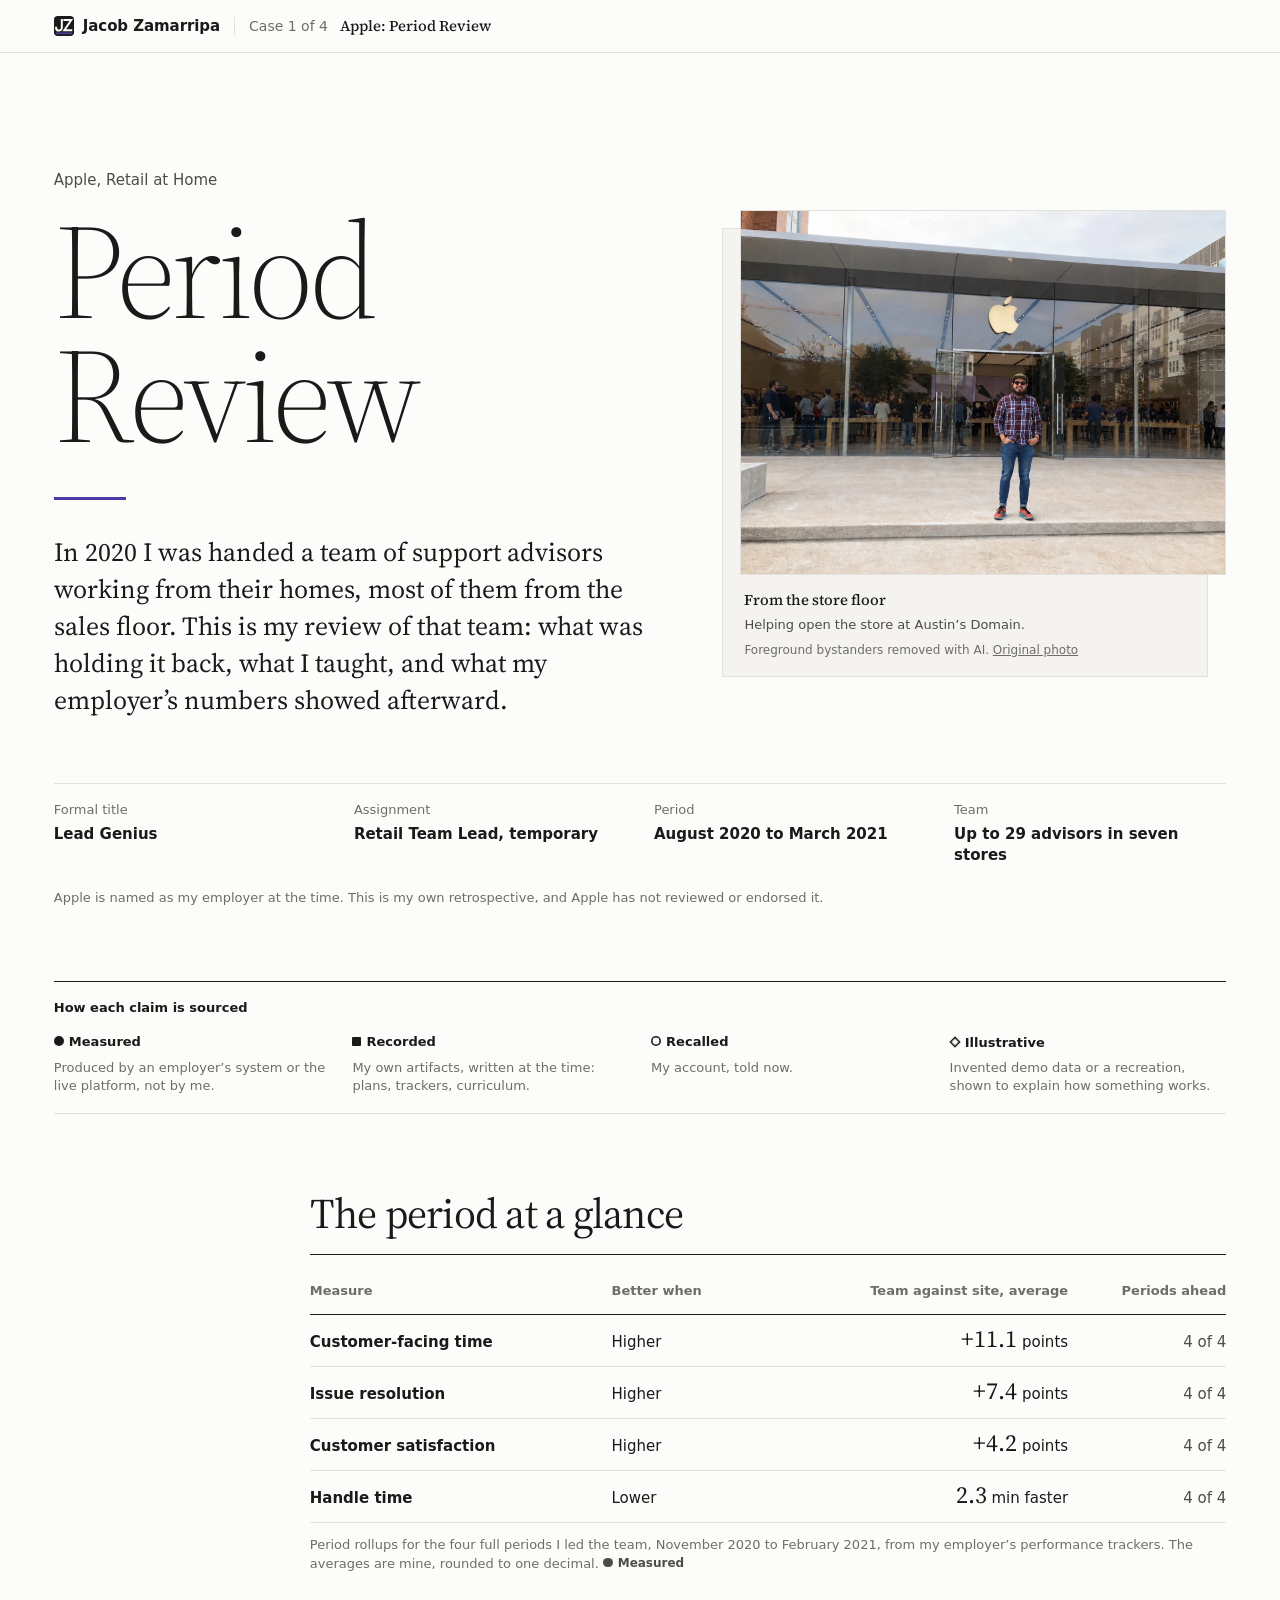
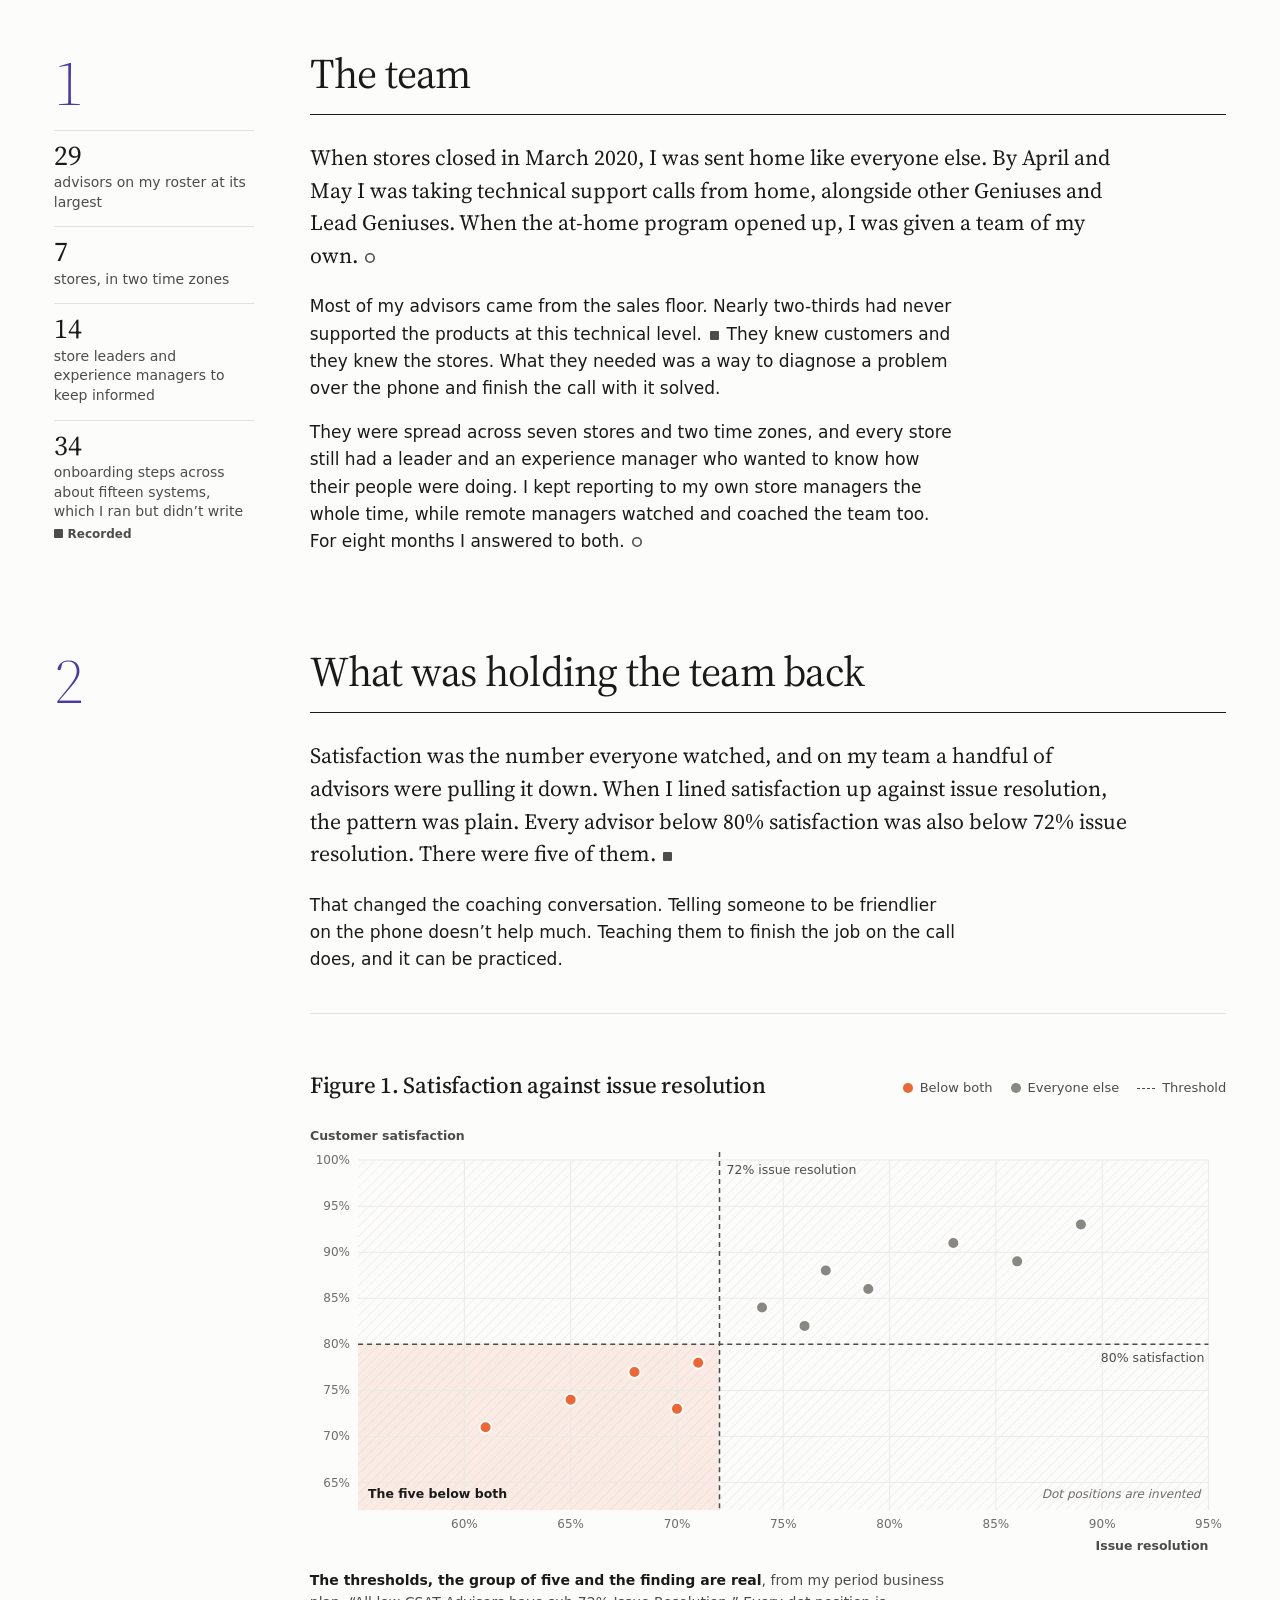
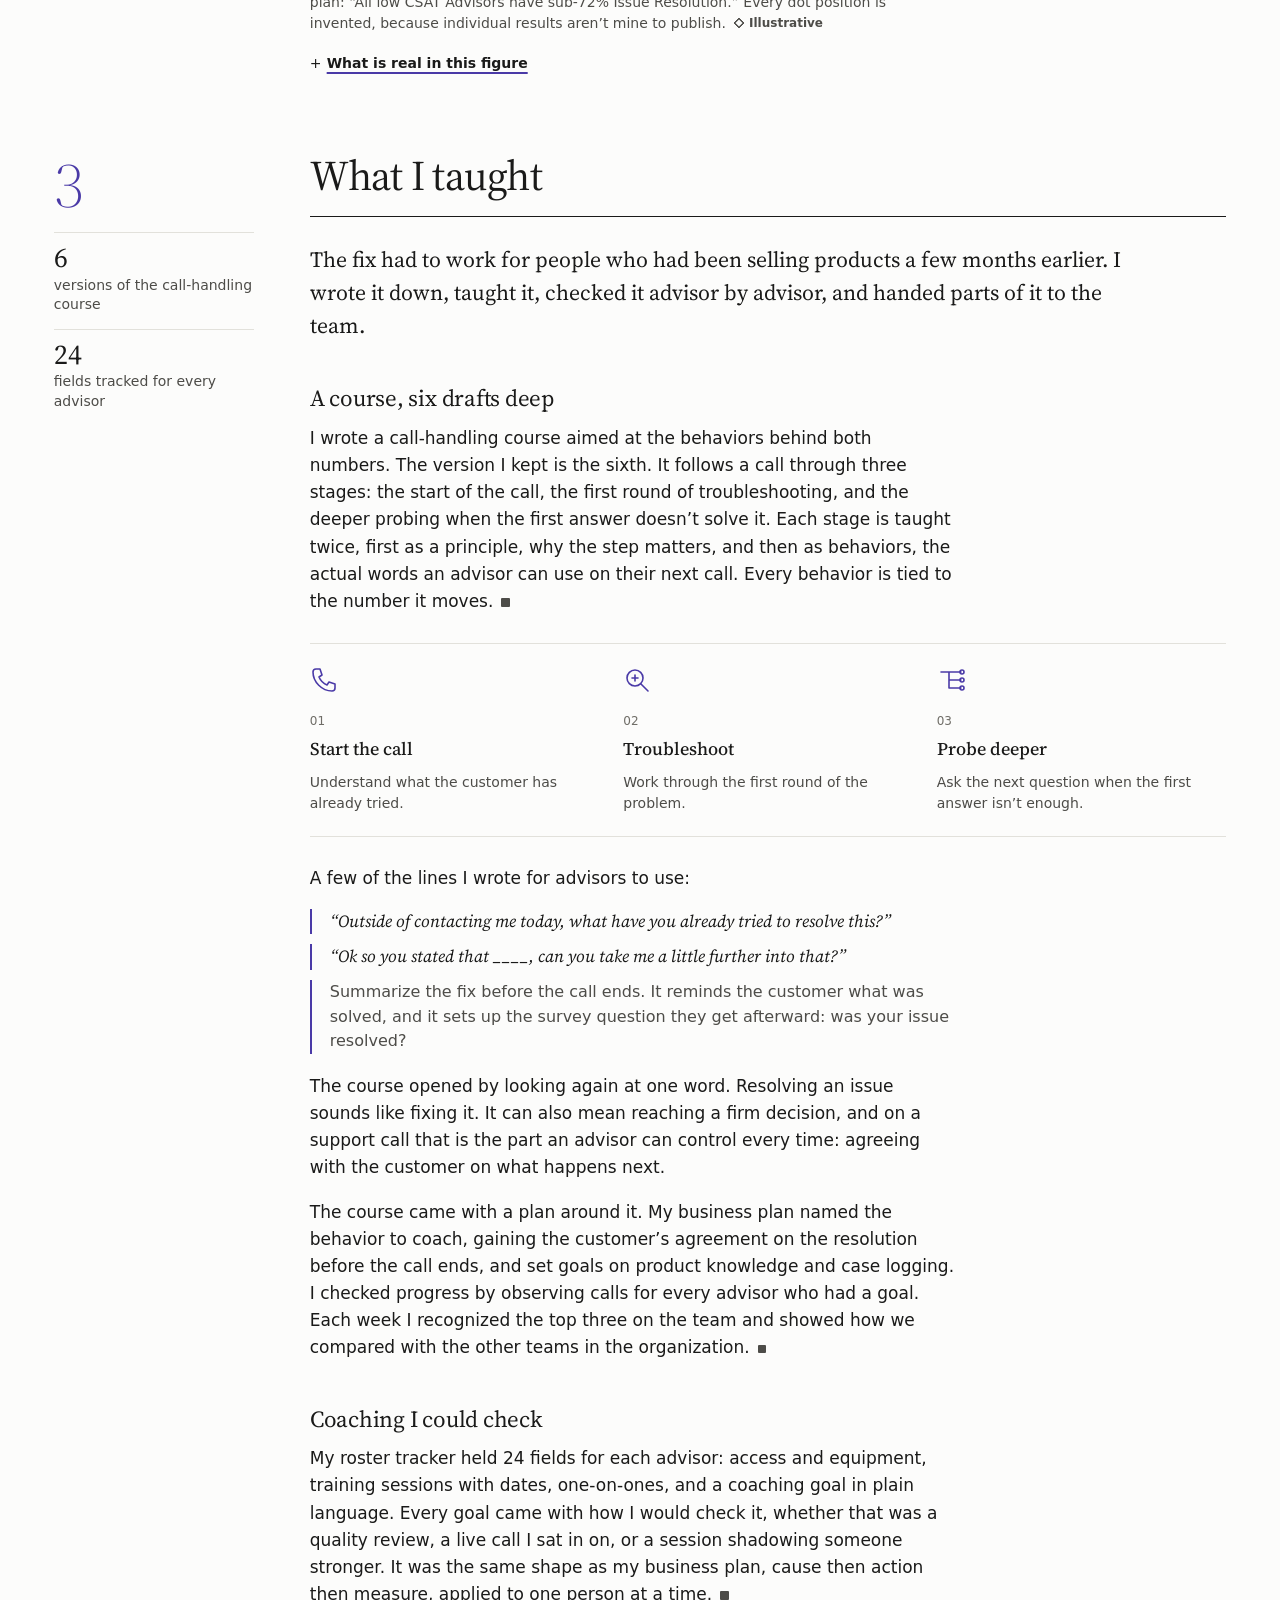
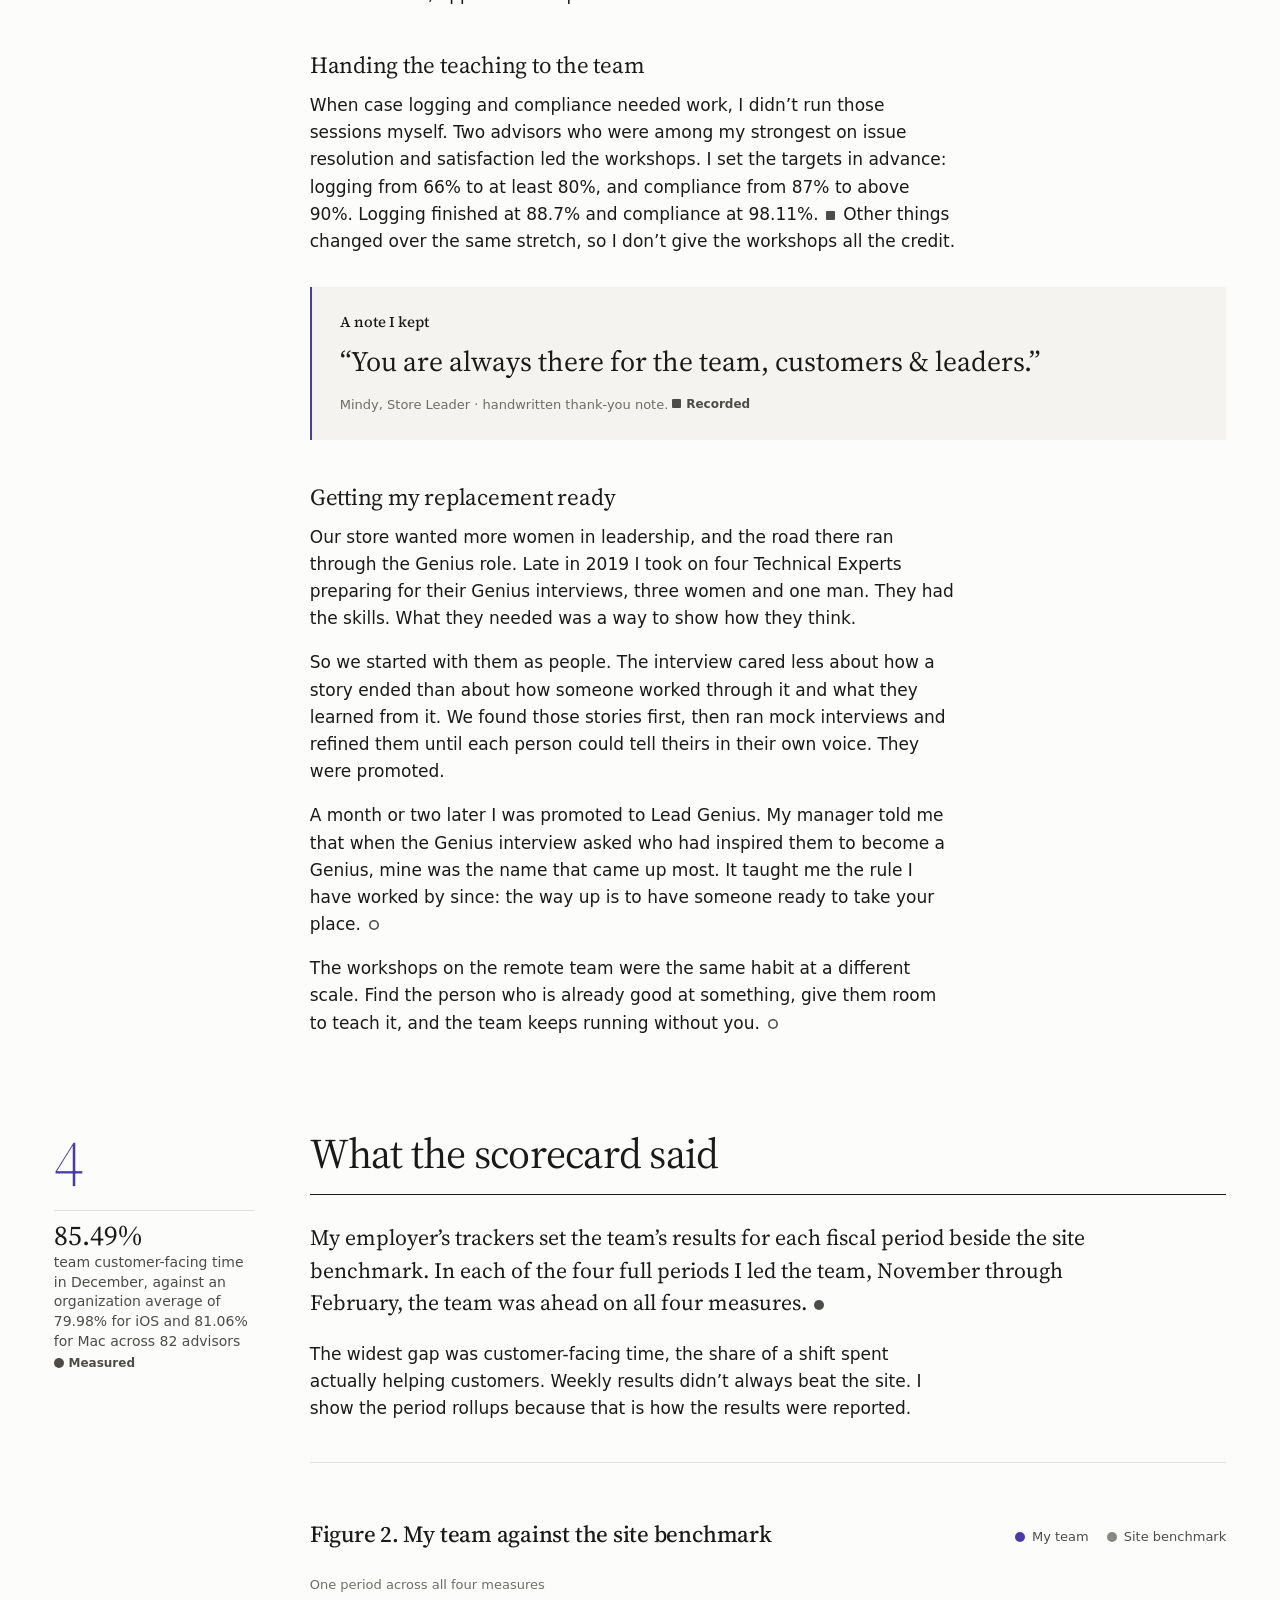
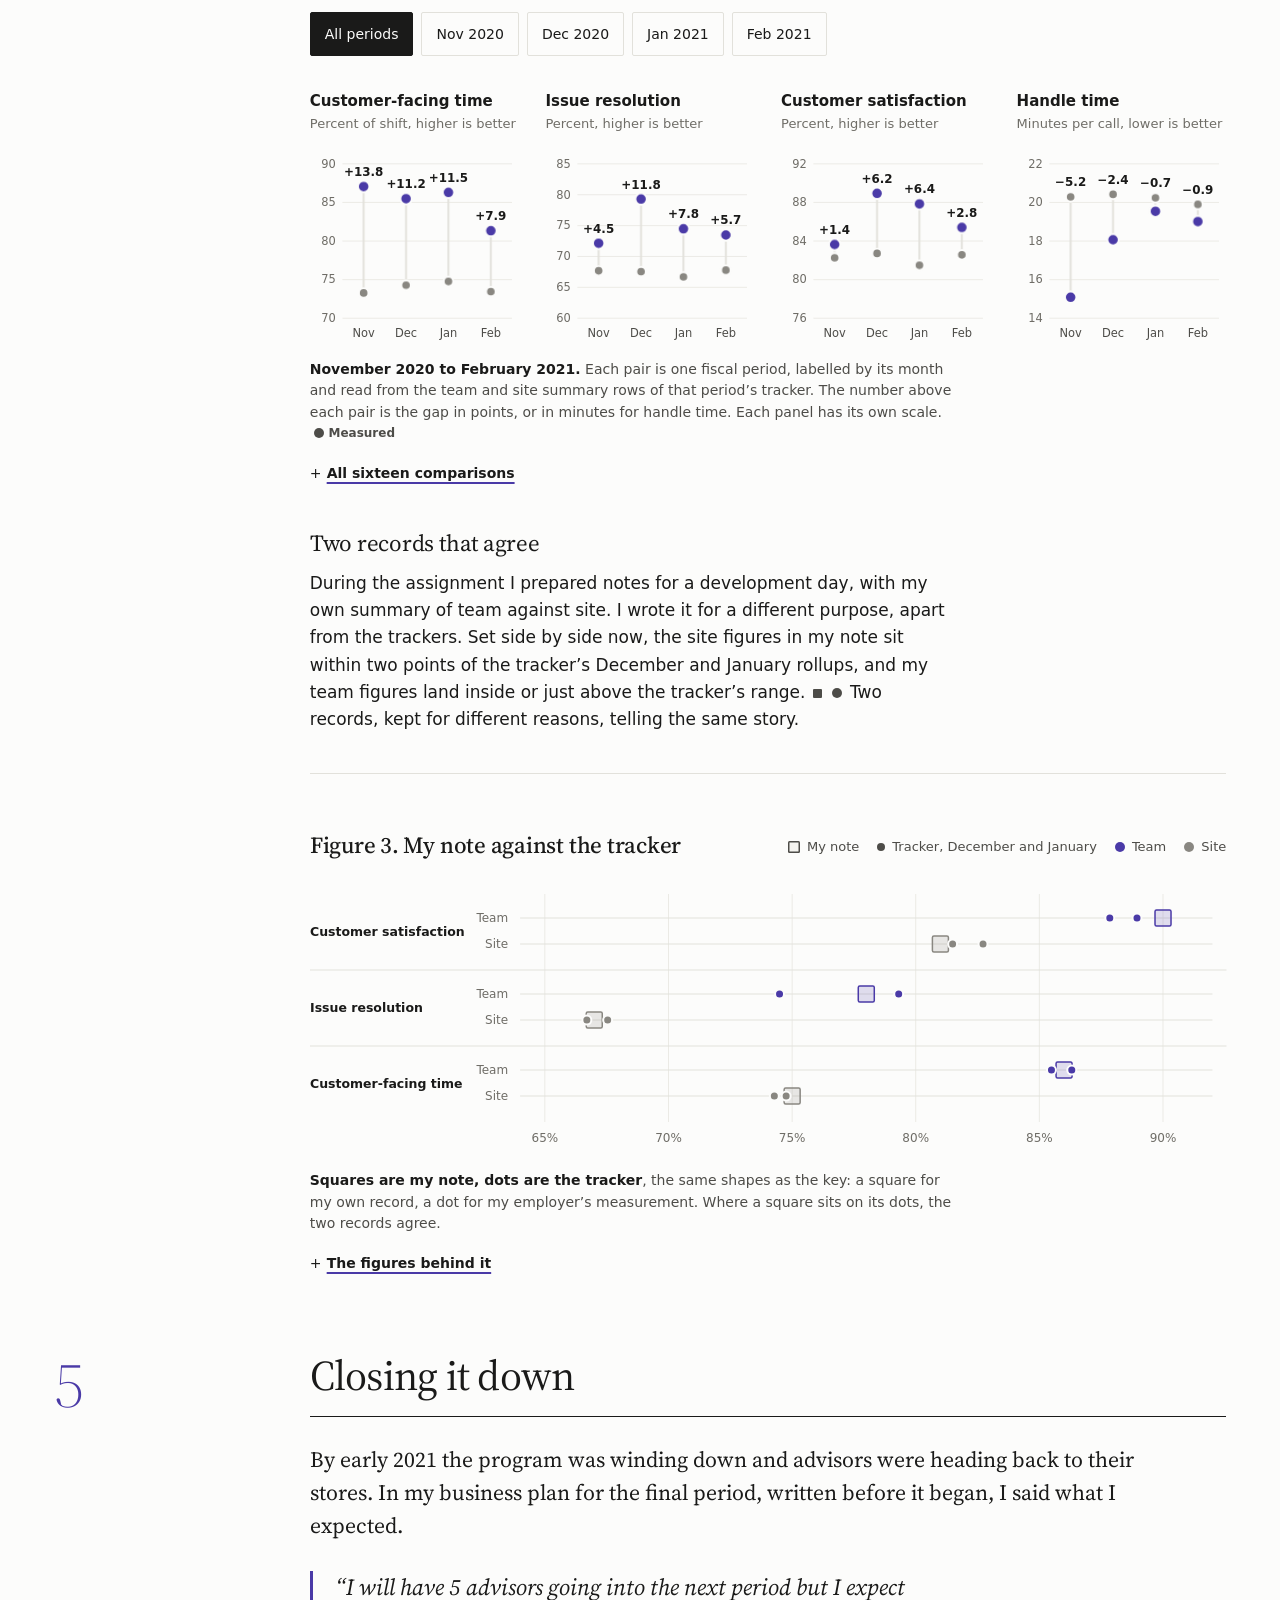
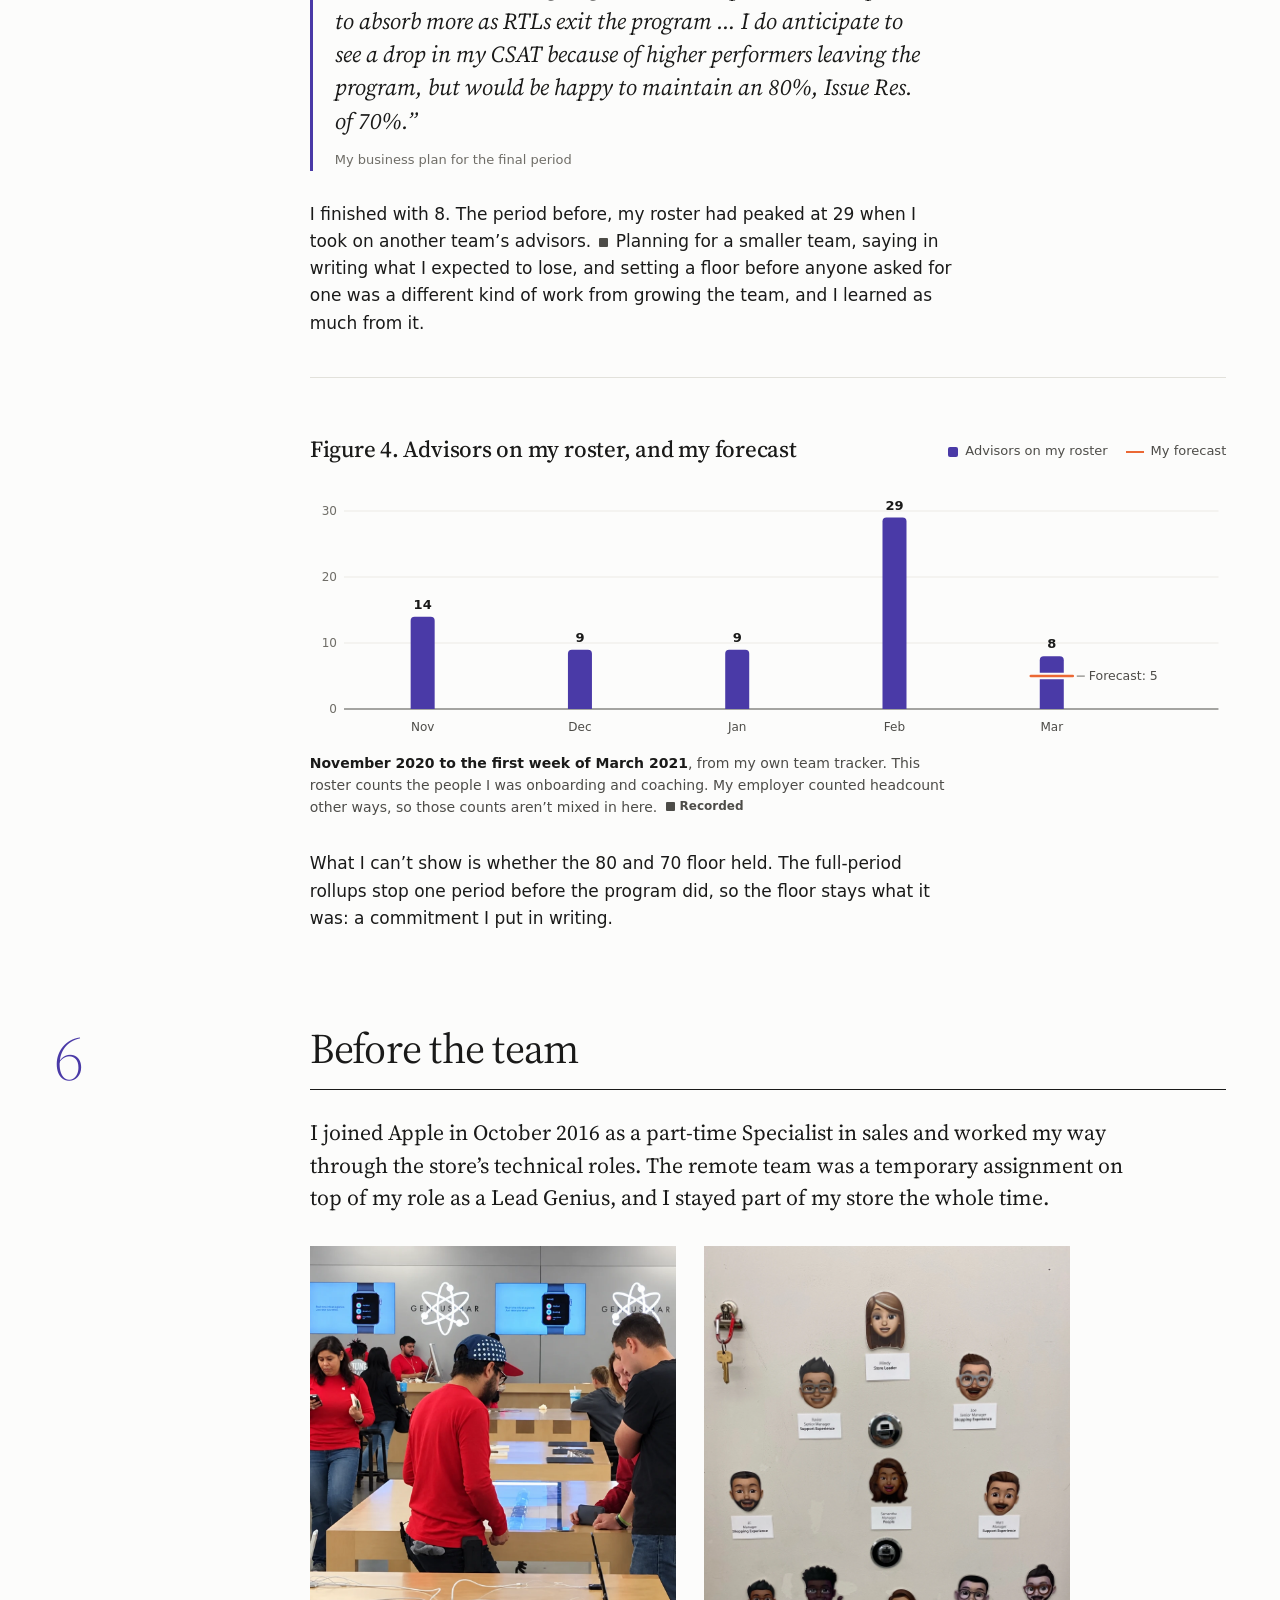
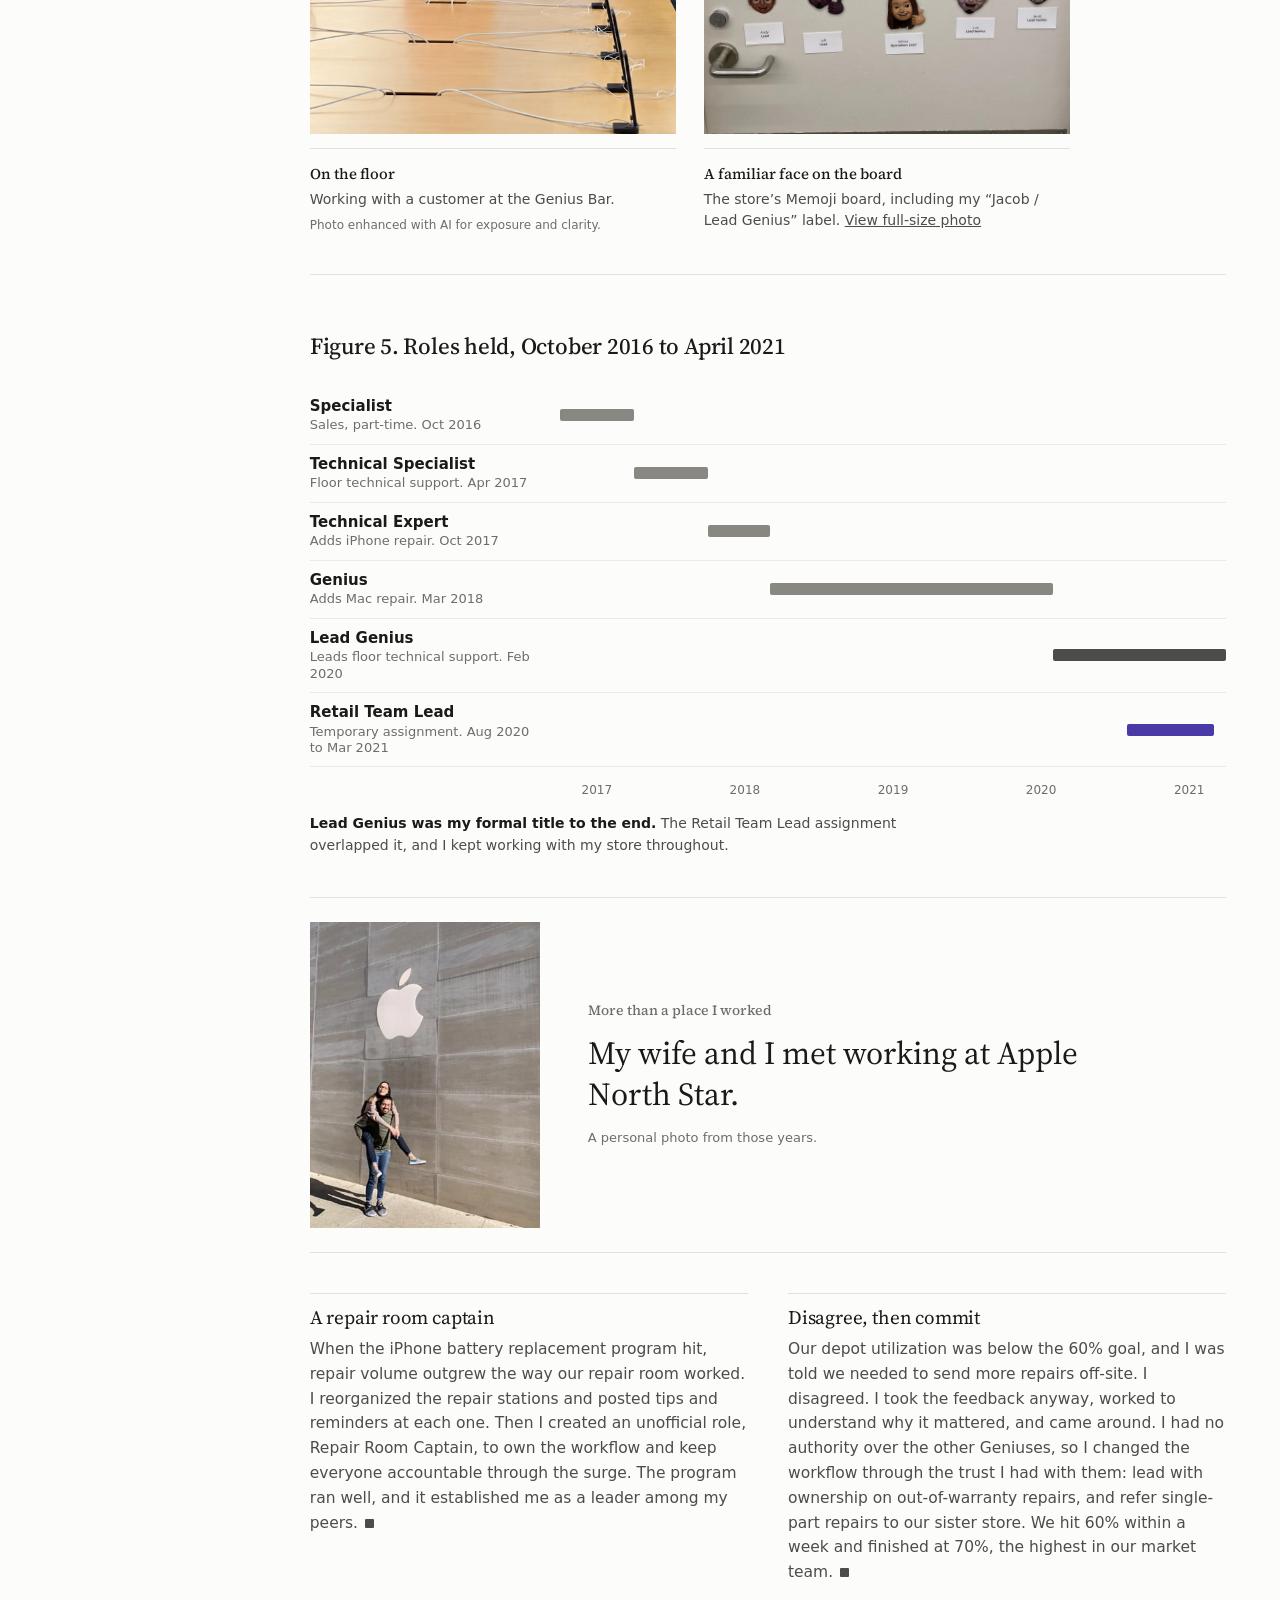
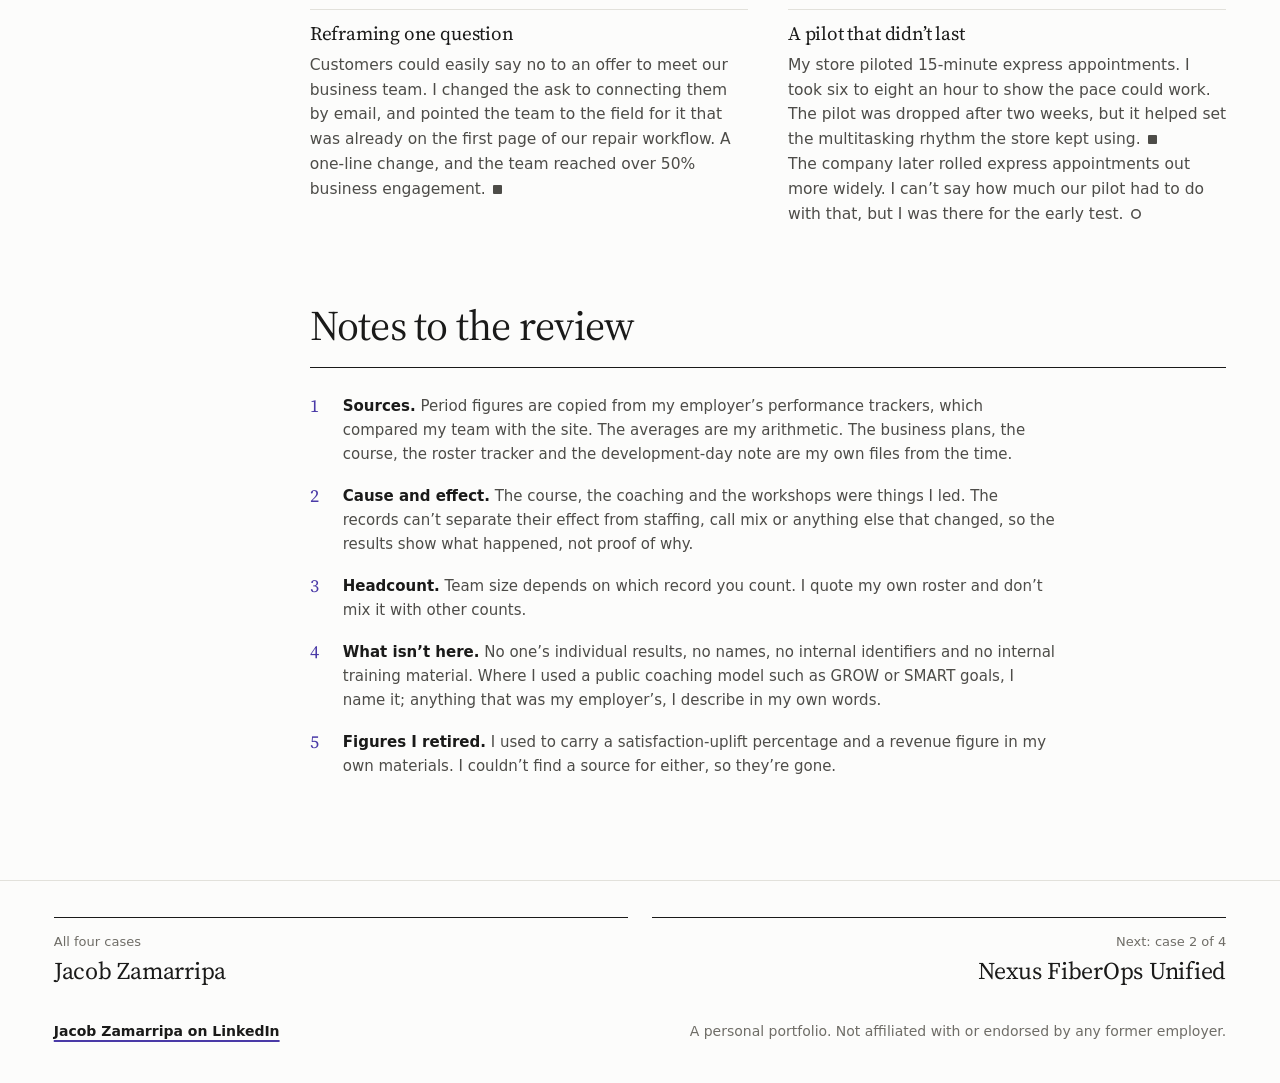
<file: apple-rtl/index.html>
<!doctype html>
<html lang="en">
<head>
<meta charset="utf-8">
<meta name="viewport" content="width=device-width, initial-scale=1">
<title>Apple: Period Review | Jacob Zamarripa</title>
<meta name="description" content="Jacob Zamarripa's review of the distributed support team he led at Apple in 2020 and 2021: what was holding it back, what he taught, and four periods of results against the site benchmark.">
<meta name="robots" content="index,follow">
<meta property="og:title" content="Apple: Period Review">
<meta property="og:description" content="A distributed support team, the problem I found, what I taught, and four periods of results against the site benchmark.">
<meta property="og:type" content="article">
<meta property="og:image" content="https://jacobzamarripa.github.io/portfolio/apple-rtl/og-period-review.png">
<meta property="og:url" content="https://jacobzamarripa.github.io/portfolio/apple-rtl/">
<meta property="og:image:width" content="1200">
<meta property="og:image:height" content="630">
<meta property="og:image:alt" content="Period Review, case 1 of 4 by Jacob Zamarripa: a printed-report title page for a distributed support team review.">
<meta name="twitter:card" content="summary_large_image">
<meta name="twitter:image" content="https://jacobzamarripa.github.io/portfolio/apple-rtl/og-period-review.png">
<link rel="canonical" href="https://jacobzamarripa.github.io/portfolio/apple-rtl/">
<link rel="preconnect" href="https://fonts.googleapis.com">
<link rel="preconnect" href="https://fonts.gstatic.com" crossorigin>
<link rel="stylesheet" href="https://fonts.googleapis.com/css2?family=Source+Serif+4:ital,opsz,wght@0,8..60,300..700;1,8..60,300..700&display=swap">
<link rel="stylesheet" href="../assets/frame.css">
<link rel="icon" href="../assets/favicon.svg" type="image/svg+xml">
<script src="../assets/frame.js" defer></script>
<link rel="stylesheet" href="../assets/portfolio-explore.css">
<script>(function(){addEventListener("pagereveal",function(e){if(e.viewTransition)[e.viewTransition.ready,e.viewTransition.updateCallbackDone,e.viewTransition.finished].forEach(function(p){p.catch(function(){})})});try{if(/[?&]evidence=/.test(location.search)&&!matchMedia("(prefers-reduced-motion: reduce)").matches)document.documentElement.classList.add("px-arriving")}catch(e){}})()</script>
<script src="../assets/explore-data.js" defer></script>
<script src="../assets/portfolio-explore.js" defer></script>
<script src="figures.js" defer></script>
<link rel="stylesheet" href="photo-story.css">
<style>
/* =====================================================================
   Period Review: the operating review. A printed period report: serif
   headings, a margin column for section numbers and side notes, figures
   with numbers and captions, generous white space. Body text uses the
   visitor's system face. Chart palette (violet / orange / grey) validated
   with the dataviz validator against both page colours.
   Figures are drawn by figures.js; their JS-off copies are written in by
   node .private/redesign-2026-10/apple-figs-sync.js apple-rtl/index.html
   ===================================================================== */
:root{
  --rv-bg:#fcfcfb;
  --rv-ink:#1a1a19;
  --rv-ink2:#4d4c48;
  --rv-muted:#6f6d67;
  --rv-rule:#e2e1db;
  --rv-grid:#ebeae5;
  --rv-shade:#f4f3ef;
  --rv-team:#4a3aa7;
  --rv-team-wash:rgba(74,58,167,.16);
  --rv-flag:#eb6834;
  --rv-flag-wash:rgba(235,104,52,.11);
  --rv-ctx:#898781;
  --rv-serif:"Source Serif 4","Iowan Old Style","Palatino Linotype",Georgia,serif;
  --rv-sans:system-ui,-apple-system,"Segoe UI",Roboto,"Helvetica Neue",Arial,sans-serif;
  --rv-gutter:clamp(16px,4.2vw,56px);

  --fr-bg:var(--rv-bg);
  --fr-surface:var(--rv-shade);
  --fr-ink:var(--rv-ink);
  --fr-ink-2:var(--rv-ink2);
  --fr-muted:var(--rv-muted);
  --fr-rule:var(--rv-rule);
  --fr-mark:var(--rv-team);
  --fr-mark-ink:var(--rv-team);
  --fr-sans:var(--rv-sans);
  --fr-serif:var(--rv-serif);
  --fr-max:1180px;
  --fr-gutter:var(--rv-gutter);
  color-scheme:light;
}
@media (prefers-color-scheme:dark){
  :root{
    --rv-bg:#1a1a19;
    --rv-ink:#f1f0eb;
    --rv-ink2:#c9c8c0;
    --rv-muted:#a09e96;
    --rv-rule:#363632;
    --rv-grid:#2a2a28;
    --rv-shade:#222220;
    --rv-team:#9085e9;
    --rv-team-wash:rgba(144,133,233,.2);
    --rv-flag:#d95926;
    --rv-flag-wash:rgba(217,89,38,.16);
    --rv-ctx:#898781;
    --fr-mark-ink:#b3abf2;
    color-scheme:dark;
  }
}

*,*::before,*::after{box-sizing:border-box}
html{-webkit-text-size-adjust:100%;scroll-behavior:smooth}
@media (prefers-reduced-motion:reduce){html{scroll-behavior:auto}}
body{
  margin:0;background:var(--rv-bg);color:var(--rv-ink);
  font:400 1.0625rem/1.6 var(--rv-sans);
  -webkit-font-smoothing:antialiased;text-rendering:optimizeLegibility;
}
a{color:inherit}
p{margin:0 0 1em}
h1,h2,h3{margin:0;font-family:var(--rv-serif);font-weight:400;color:var(--rv-ink)}
.rv-lines li.is-note{font:400 1rem/1.55 var(--rv-sans);color:var(--rv-ink2)}
.rv-wrap{width:min(1180px,100% - 2*var(--rv-gutter));margin-inline:auto}

/* ---------- frame touches ---------- */
.fr-head .fr-title{font-family:var(--rv-serif);font-weight:500;font-size:.9375rem}
.fr-pager b{font-family:var(--rv-serif);font-weight:400;letter-spacing:-.01em}
.fr-pager a{border-top-width:1px}
.fr-pager a:hover{border-top-color:var(--rv-team)}
.fr-key{border-top:1px solid var(--rv-ink);border-bottom:1px solid var(--rv-rule);padding:16px 0 18px}
.fr-key-title{font-weight:600}

/* ---------- cover ---------- */
.rv-cover{padding:clamp(56px,9vw,120px) 0 clamp(40px,6vw,72px)}
.rv-org{margin:0 0 18px;font-size:.9375rem;color:var(--rv-ink2)}
.rv-cover h1{
  font-size:clamp(3.4rem,10.5vw,8.5rem);line-height:.92;font-weight:300;
  font-variation-settings:"opsz" 60;letter-spacing:-.035em;
}
.rv-cover h1::after{content:"";display:block;width:72px;height:3px;background:var(--rv-team);margin-top:clamp(26px,3.4vw,40px)}
.rv-stand{
  margin:clamp(22px,3vw,34px) 0 0;max-width:31em;
  font:400 clamp(1.25rem,2.1vw,1.625rem)/1.42 var(--rv-serif);color:var(--rv-ink);
}
.rv-colophon{
  margin:clamp(40px,5vw,64px) 0 0;padding-top:16px;border-top:1px solid var(--rv-rule);
  display:grid;grid-template-columns:repeat(4,minmax(0,1fr));gap:18px 28px;
}
.rv-colophon div{min-width:0}
.rv-colophon dt{font-size:.8125rem;color:var(--rv-muted);margin-bottom:3px}
.rv-colophon dd{margin:0;font-size:.9375rem;line-height:1.4;font-weight:550}
.rv-aff{margin:22px 0 0;font-size:.8125rem;color:var(--rv-muted);max-width:60em}

/* ---------- report grid: margin column + main column ---------- */
.rv-sec{
  display:grid;grid-template-columns:200px minmax(0,1fr);gap:0 56px;
  padding:clamp(48px,6vw,80px) 0 0;
}
.rv-margin{grid-column:1;padding-top:6px}
.rv-main{grid-column:2;min-width:0}
.rv-num{
  display:block;font:300 clamp(3rem,5vw,4.25rem)/.8 var(--rv-serif);
  font-variation-settings:"opsz" 60;color:var(--rv-team);font-variant-numeric:lining-nums;
}
.rv-sec h2{
  font-size:clamp(1.875rem,3.4vw,2.625rem);line-height:1.08;letter-spacing:-.018em;
  padding-bottom:18px;margin-bottom:26px;border-bottom:1px solid var(--rv-ink);
}
.rv-main>p,.rv-prose p{max-width:38em}
.rv-lede{font:400 clamp(1.1875rem,1.7vw,1.375rem)/1.5 var(--rv-serif);color:var(--rv-ink)}
.rv-main h3{
  font-size:1.4375rem;line-height:1.2;letter-spacing:-.01em;margin:44px 0 12px;
}
.rv-side{margin:22px 0 0;padding:0;list-style:none;display:grid;gap:14px}
.rv-side li{font-size:.875rem;line-height:1.4;color:var(--rv-ink2);padding-top:10px;border-top:1px solid var(--rv-rule)}
.rv-side b{display:block;font:400 1.75rem/1.05 var(--rv-serif);color:var(--rv-ink);margin-bottom:3px;font-variant-numeric:lining-nums}
.rv-side .fr-ev{margin-top:6px}

.rv-nw{white-space:nowrap}
.rv-lines{margin:0 0 1.1em;padding:0;list-style:none;display:grid;gap:10px;max-width:38em}
.rv-lines li{padding-left:18px;border-left:2px solid var(--rv-team);font:italic 400 1.0625rem/1.5 var(--rv-serif);color:var(--rv-ink)}

/* ---------- glance table ---------- */
.rv-table{width:100%;border-collapse:collapse;font-size:.9375rem;font-variant-numeric:tabular-nums}
.rv-table caption{caption-side:bottom;text-align:left;padding-top:12px;font-size:.8125rem;color:var(--rv-muted);line-height:1.5}
.rv-table th,.rv-table td{padding:12px 14px 12px 0;text-align:left;border-bottom:1px solid var(--rv-rule);vertical-align:baseline}
.rv-table thead th{font-size:.8125rem;font-weight:600;color:var(--rv-muted);border-bottom:1px solid var(--rv-ink);padding-top:0}
.rv-table td.num,.rv-table th.num{text-align:right;padding-right:0}
.rv-table tbody th{font-weight:550}
.rv-big{font:400 1.5rem/1 var(--rv-serif);font-variant-numeric:lining-nums tabular-nums;color:var(--rv-ink)}
.rv-glance td.num:last-child{color:var(--rv-ink2)}

/* ---------- figures ---------- */
.rv-fig{margin:40px 0 0;padding-top:14px;border-top:1px solid var(--rv-rule)}
.rv-fig-head{display:flex;flex-wrap:wrap;align-items:baseline;justify-content:space-between;gap:6px 24px;margin-bottom:14px}
.rv-fig-title{margin:0;font:500 1.1875rem/1.25 var(--rv-serif)}
.rv-legend{display:flex;flex-wrap:wrap;gap:6px 18px;margin:0;padding:0;list-style:none;font-size:.8125rem;color:var(--rv-ink2)}
.rv-legend li{display:inline-flex;align-items:center;gap:7px}
.rv-legend i{display:block;flex:none;width:10px;height:10px;border-radius:50%}
.rv-legend .k-team{background:var(--rv-team)}
.rv-legend .k-bar{background:var(--rv-team);border-radius:2px}
.rv-legend .k-ctx{background:var(--rv-ctx)}
.rv-legend .k-flag{background:var(--rv-flag)}
.rv-legend .k-thr{width:18px;height:0;border-radius:0;border-top:1.5px dashed var(--rv-ink2)}
.rv-legend .k-sq{border-radius:1.5px;width:12px;height:12px;background:var(--rv-shade);box-shadow:inset 0 0 0 1.5px var(--rv-ink2)}
.rv-legend .k-dot{width:8px;height:8px;background:var(--rv-ink2)}
.rv-legend .k-fc{width:18px;height:2px;border-radius:0;background:var(--rv-flag)}
.rv-plot svg{display:block;width:100%;height:auto;max-width:100%;overflow:visible}
.rv-cap{margin:14px 0 0;max-width:46em;font-size:.875rem;line-height:1.55;color:var(--rv-ink2)}
.rv-cap b{color:var(--rv-ink);font-weight:600}
.rv-cap .fr-ev{margin-left:4px}

/* small multiples */
.rv-multiples{display:grid;grid-template-columns:repeat(4,minmax(0,1fr));gap:28px 26px}
.rv-panel{min-width:0}
.rv-panel h4{margin:0 0 2px;font:600 .9375rem/1.3 var(--rv-sans)}
.rv-panel p{margin:0 0 6px;font-size:.8125rem;color:var(--rv-muted)}

/* SVG marks */
.rv-svg{font-family:var(--rv-sans)}
.rv-grid{stroke:var(--rv-grid);stroke-width:1}
.rv-base{stroke:var(--rv-ink2);stroke-width:1}
.rv-track{stroke:var(--rv-rule);stroke-width:1}
.rv-sep{stroke:var(--rv-rule);stroke-width:1}
.rv-hatch{stroke:var(--rv-muted);stroke-width:1;opacity:.16}
.rv-wash{fill:var(--rv-flag-wash)}
.rv-thresh{stroke:var(--rv-ink2);stroke-width:1.5;stroke-dasharray:5 4}
.rv-tick{fill:var(--rv-muted);font-size:12px;font-variant-numeric:tabular-nums}
.rv-tick--x{fill:var(--rv-ink2);font-weight:500}
.rv-lab{fill:var(--rv-ink2);font-size:12.5px;font-weight:500}
.rv-lab--strong{fill:var(--rv-ink);font-weight:650}
.rv-note{fill:var(--rv-muted);font-size:12px;font-style:italic}
.rv-axis{fill:var(--rv-ink2);font-size:12.5px;font-weight:600}
.rv-delta{fill:var(--rv-ink);font-size:12.5px;font-weight:650;font-variant-numeric:tabular-nums}
.rv-val{fill:var(--rv-ink);font-size:13px;font-weight:650;font-variant-numeric:tabular-nums}
.rv-dot{stroke:var(--rv-bg);stroke-width:2}
.rv-dot--team{fill:var(--rv-team)}
.rv-dot--flag{fill:var(--rv-flag)}
.rv-dot--ctx{fill:var(--rv-ctx)}
.rv-link{stroke:var(--rv-rule);stroke-width:2;stroke-linecap:round}
.rv-sq--team{fill:var(--rv-team-wash);stroke:var(--rv-team);stroke-width:1.5}
.rv-sq--ctx{fill:rgba(137,135,129,.18);stroke:var(--rv-ctx);stroke-width:1.5}
.rv-bar{fill:var(--rv-team)}
.rv-fc{stroke:var(--rv-flag);stroke-width:2.5;stroke-linecap:round}
.rv-fc-ring{stroke:var(--rv-bg);stroke-width:6.5;stroke-linecap:round}
.rv-leader{stroke:var(--rv-muted);stroke-width:1}
.rv-target{fill:transparent}
.rv-hit{cursor:default}
.rv-hit:hover .rv-dot,.rv-hit.is-tip .rv-dot{stroke:var(--rv-ink);stroke-width:1.5}
.rv-hit:hover .rv-bar,.rv-hit.is-tip .rv-bar{opacity:.86}

/* The one orchestrated moment: when the benchmark figure scrolls into
   view, each team dot rises from the site value to its own. The resting
   state is the true chart, so JS-off, reduced motion and full-page
   captures always show the real values. */
@keyframes rv-rise{from{transform:translateY(var(--rv-d))}to{transform:none}}
@keyframes rv-fade{from{opacity:0}to{opacity:1}}
.fr-motion .rv-bench.is-in .rv-team{animation:rv-rise .9s cubic-bezier(.2,.75,.2,1) both}
.fr-motion .rv-bench.is-in .rv-link,.fr-motion .rv-bench.is-in .rv-delta{animation:rv-fade .5s ease-out .65s both}
.fr-motion .rv-bench.is-in .rv-panel:nth-child(2) .rv-team{animation-delay:.12s}
.fr-motion .rv-bench.is-in .rv-panel:nth-child(3) .rv-team{animation-delay:.24s}
.fr-motion .rv-bench.is-in .rv-panel:nth-child(4) .rv-team{animation-delay:.36s}

/* data tables behind each figure */
.rv-data{margin-top:14px}
.rv-data summary{
  display:inline-flex;align-items:center;gap:8px;cursor:pointer;list-style:none;
  font-size:.875rem;font-weight:600;color:var(--rv-ink);
}
.rv-data summary span{text-decoration:underline;text-decoration-color:var(--rv-team);text-decoration-thickness:1.5px;text-underline-offset:4px}
.rv-data summary::-webkit-details-marker{display:none}
.rv-data summary::before{content:"+";font-weight:400;width:1ch}
.rv-data[open] summary::before{content:"\2212"}
.rv-data summary:focus-visible{outline:2px solid var(--rv-team);outline-offset:4px;border-radius:2px}
.rv-scroll{overflow-x:auto;margin-top:12px}
.rv-scroll .rv-table{min-width:520px;font-size:.875rem}

/* pull quote */
.rv-quote{margin:30px 0;padding:0 0 0 22px;border-left:3px solid var(--rv-team);max-width:36em}
.rv-quote p{margin:0;font:italic 400 clamp(1.1875rem,1.9vw,1.4375rem)/1.45 var(--rv-serif)}
.rv-quote footer{margin-top:12px;font-size:.8125rem;color:var(--rv-muted)}

/* roles timeline */
.rv-roles{margin:0;padding:0;list-style:none}
.rv-role{display:grid;grid-template-columns:230px minmax(0,1fr);gap:6px 20px;align-items:center;padding:10px 0;border-bottom:1px solid var(--rv-grid)}
.rv-role-name{font-size:.9375rem;font-weight:550;line-height:1.25}
.rv-role-name small{display:block;font-size:.8125rem;font-weight:400;color:var(--rv-muted);margin-top:2px}
.rv-track-row{position:relative;height:12px}
.rv-span{position:absolute;top:0;height:12px;border-radius:2px;background:var(--rv-ctx);left:calc(var(--a) / 54 * 100%);width:calc((var(--b) - var(--a)) / 54 * 100%)}
.rv-role--lead .rv-span{background:var(--rv-ink2)}
.rv-role--rtl .rv-span{background:var(--rv-team)}
.rv-years{display:grid;grid-template-columns:230px minmax(0,1fr);gap:0 20px;margin-top:14px}
.rv-years-in{position:relative;height:18px}
.rv-years-in span{position:absolute;top:0;transform:translateX(-50%);font-size:.75rem;color:var(--rv-muted);font-variant-numeric:tabular-nums}

/* in-store moments */
.rv-moments{margin:36px 0 0;padding:0;list-style:none;display:grid;grid-template-columns:repeat(2,minmax(0,1fr));gap:24px 40px}
.rv-moments li{padding-top:12px;border-top:1px solid var(--rv-rule)}
.rv-moments h3{margin:0 0 8px;font-size:1.1875rem}
.rv-moments p{margin:0;font-size:.96875rem;color:var(--rv-ink2)}

/* notes to the review */
.rv-notes{margin:0;padding:0;list-style:none;counter-reset:note;display:grid;gap:18px;max-width:44em}
.rv-notes li{counter-increment:note;display:grid;grid-template-columns:2.2em minmax(0,1fr);font-size:.9375rem;color:var(--rv-ink2)}
.rv-notes li::before{content:counter(note);font:400 1.125rem/1.35 var(--rv-serif);color:var(--rv-team);font-variant-numeric:lining-nums}
.rv-notes b{color:var(--rv-ink);font-weight:600}
.rv-end{padding-bottom:clamp(64px,8vw,104px)}

/* tooltip */
.rv-tip{
  position:fixed;z-index:60;left:0;top:0;pointer-events:none;max-width:250px;
  padding:8px 11px;border-radius:6px;background:var(--rv-ink);color:var(--rv-bg);
  font:500 .8125rem/1.4 var(--rv-sans);opacity:0;transition:opacity .12s;
}
.rv-tip.on{opacity:1}
.rv-tip b{display:block;font-weight:650;margin-bottom:2px}

/* ---------- responsive ---------- */
@media (max-width:1100px){
  .rv-sec{grid-template-columns:150px minmax(0,1fr);gap:0 36px}
  .rv-multiples{grid-template-columns:repeat(2,minmax(0,1fr))}
}
@media (max-width:860px){
  .rv-sec{grid-template-columns:minmax(0,1fr)}
  .rv-margin{display:contents}
  .rv-num,.rv-main,.rv-side{grid-column:1}
  .rv-num{order:0;font-size:2.75rem;margin-bottom:14px}
  .rv-main{order:1}
  .rv-side{order:2;grid-template-columns:repeat(auto-fit,minmax(150px,1fr));gap:14px 22px;margin:30px 0 0}
  .rv-colophon{grid-template-columns:repeat(2,minmax(0,1fr))}
  .rv-role,.rv-years{grid-template-columns:160px minmax(0,1fr)}
}
@media (max-width:600px){
  body{font-size:1rem}
  .rv-multiples{grid-template-columns:minmax(0,1fr)}
  .rv-moments{grid-template-columns:minmax(0,1fr)}
  .rv-role{grid-template-columns:minmax(0,1fr)}
  .rv-years{grid-template-columns:minmax(0,1fr)}
  .rv-years>span{display:none}
  .rv-glance thead th:nth-child(2),.rv-glance tbody td:nth-child(2){display:none}
  .rv-big{font-size:1.25rem}
  .rv-table th,.rv-table td{padding-right:10px}
}
@media print{
  .rv-data{display:none}
}
</style>
</head>
<body>
<a class="fr-skip" href="#main">Skip to content</a>
<header class="fr-head" data-frame-case="1" data-frame-static><div class="fr-head-in"><a class="fr-name" href="../" aria-label="Jacob Zamarripa, home"><svg viewBox="0 0 32 32" aria-hidden="true" focusable="false"><rect width="32" height="32" rx="6" fill="currentColor"/><path d="M12.5 6.5v12.2a4.6 4.6 0 0 1-9.2 0" fill="none" stroke="var(--fr-bg)" stroke-width="3.2" stroke-linecap="square"/><path d="M16.6 6.5h11L16.6 22.6h11" fill="none" stroke="var(--fr-bg)" stroke-width="3.2" stroke-linecap="square"/><rect x="3" y="26.4" width="26" height="2.6" fill="var(--fr-mark)"/></svg><span>Jacob Zamarripa</span></a><div class="fr-where"><span class="fr-pos">Case 1 of 4</span><span class="fr-title">Apple: Period Review</span></div></div></header>

<main id="main">

<div class="rv-wrap">
  <header class="rv-cover">
    <div class="rv-cover-story"><div class="rv-cover-copy">
    <p class="rv-org">Apple, Retail at Home</p>
    <h1>Period Review</h1>
    <p class="rv-stand">In 2020 I was handed a team of support advisors working from their homes, most of them from the sales floor. This is my review of that team: what was holding it back, what I taught, and what my employer’s numbers showed afterward.</p>
    </div>
    <figure class="rv-cover-photo">
      <img src="photos/domain-opening-cleanup-v3.webp" width="480" height="360" alt="Jacob standing outside the Apple store at Austin’s Domain." fetchpriority="high">
      <figcaption><span class="rv-photo-label">From the store floor</span>Helping open the store at Austin’s Domain. <small class="rv-photo-edit">Foreground bystanders removed with AI. <a href="photos/domain-opening-clear-original.webp">Original photo</a></small></figcaption>
    </figure></div>
    <dl class="rv-colophon">
      <div><dt>Formal title</dt><dd>Lead Genius</dd></div>
      <div><dt>Assignment</dt><dd>Retail Team Lead, temporary</dd></div>
      <div><dt>Period</dt><dd>August 2020 to March 2021</dd></div>
      <div><dt>Team</dt><dd>Up to 29 advisors in seven stores</dd></div>
    </dl>
    <p class="rv-aff">Apple is named as my employer at the time. This is my own retrospective, and Apple has not reviewed or endorsed it.</p>
  </header>

  <div class="fr-key" data-frame-key data-frame-static><p class="fr-key-title">How each claim is sourced</p><dl><div><dt><span class="fr-ev" data-ev="measured">Measured</span></dt><dd>Produced by an employer’s system or the live platform, not by me.</dd></div><div><dt><span class="fr-ev" data-ev="recorded">Recorded</span></dt><dd>My own artifacts, written at the time: plans, trackers, curriculum.</dd></div><div><dt><span class="fr-ev" data-ev="recalled">Recalled</span></dt><dd>My account, told now.</dd></div><div><dt><span class="fr-ev" data-ev="illustrative">Illustrative</span></dt><dd>Invented demo data or a recreation, shown to explain how something works.</dd></div></dl></div>

  <!-- ============ At a glance ============ -->
  <section class="rv-sec" aria-labelledby="glance-h">
    <div class="rv-margin"></div>
    <div class="rv-main">
      <h2 id="glance-h">The period at a glance</h2>
      <table class="rv-table rv-glance">
        <caption>Period rollups for the four full periods I led the team, November 2020 to February 2021, from my employer’s performance trackers. The averages are mine, rounded to one decimal. <span class="fr-ev" data-ev="measured">Measured</span></caption>
        <thead><tr><th scope="col">Measure</th><th scope="col">Better when</th><th scope="col" class="num">Team against site, average</th><th scope="col" class="num">Periods ahead</th></tr></thead>
        <tbody>
          <tr><th scope="row">Customer-facing time</th><td>Higher</td><td class="num"><span class="rv-big">+11.1</span> points</td><td class="num">4 of 4</td></tr>
          <tr><th scope="row">Issue resolution</th><td>Higher</td><td class="num"><span class="rv-big">+7.4</span> points</td><td class="num">4 of 4</td></tr>
          <tr><th scope="row">Customer satisfaction</th><td>Higher</td><td class="num"><span class="rv-big">+4.2</span> points</td><td class="num">4 of 4</td></tr>
          <tr><th scope="row">Handle time</th><td>Lower</td><td class="num"><span class="rv-big">2.3</span> min faster</td><td class="num">4 of 4</td></tr>
        </tbody>
      </table>
    </div>
  </section>

  <!-- ============ 1 The team ============ -->
  <section class="rv-sec" id="team" aria-labelledby="team-h">
    <div class="rv-margin">
      <span class="rv-num" aria-hidden="true">1</span>
      <ul class="rv-side">
        <li><b>29</b>advisors on my roster at its largest</li>
        <li><b>7</b>stores, in two time zones</li>
        <li><b>14</b>store leaders and experience managers to keep informed</li>
        <li><b>34</b>onboarding steps across about fifteen systems, which I ran but didn’t write <span class="fr-ev" data-ev="recorded">Recorded</span></li>
      </ul>
    </div>
    <div class="rv-main">
      <h2 id="team-h">The team</h2>
      <p class="rv-lede">When stores closed in March 2020, I was sent home like everyone else. By April and May I was taking technical support calls from home, alongside other Geniuses and Lead Geniuses. When the at-home program opened up, I was given a team of my <span class="rv-nw">own. <span class="fr-ev fr-ev--mark" data-ev="recalled">Recalled</span></span></p>
      <p>Most of my advisors came from the sales floor. Nearly two-thirds had never supported the products at this technical <span class="rv-nw">level. <span class="fr-ev fr-ev--mark" data-ev="recorded">Recorded</span></span> They knew customers and they knew the stores. What they needed was a way to diagnose a problem over the phone and finish the call with it solved.</p>
      <p>They were spread across seven stores and two time zones, and every store still had a leader and an experience manager who wanted to know how their people were doing. I kept reporting to my own store managers the whole time, while remote managers watched and coached the team too. For eight months I answered to <span class="rv-nw">both. <span class="fr-ev fr-ev--mark" data-ev="recalled">Recalled</span></span></p>
    </div>
  </section>

  <!-- ============ 2 The diagnosis ============ -->
  <section class="rv-sec" id="diagnosis" aria-labelledby="diag-h">
    <div class="rv-margin"><span class="rv-num" aria-hidden="true">2</span></div>
    <div class="rv-main">
      <h2 id="diag-h">What was holding the team back</h2>
      <p class="rv-lede">Satisfaction was the number everyone watched, and on my team a handful of advisors were pulling it down. When I lined satisfaction up against issue resolution, the pattern was plain. Every advisor below 80% satisfaction was also below 72% issue resolution. There were five of <span class="rv-nw">them. <span class="fr-ev fr-ev--mark" data-ev="recorded">Recorded</span></span></p>
      <p>That changed the coaching conversation. Telling someone to be friendlier on the phone doesn’t help much. Teaching them to finish the job on the call does, and it can be practiced.</p>

      <figure class="rv-fig" id="fig-1">
        <div class="rv-fig-head">
          <h3 class="rv-fig-title">Figure 1. Satisfaction against issue resolution</h3>
          <ul class="rv-legend">
            <li><i class="k-flag"></i>Below both</li>
            <li><i class="k-ctx"></i>Everyone else</li>
            <li><i class="k-thr"></i>Threshold</li>
          </ul>
        </div>
        <div class="rv-plot" data-fig="diagnosis" data-fig-static><svg class="rv-svg rv-svg--scatter" viewBox="0 0 900 430" width="900" height="430" role="img" aria-label="Scatter plot of customer satisfaction against issue resolution. Twelve illustrative points. Five sit below both the 80 percent satisfaction and the 72 percent issue resolution thresholds."><defs><pattern id="rv-ill" width="7" height="7" patternUnits="userSpaceOnUse" patternTransform="rotate(45)"><line x1="0" y1="0" x2="0" y2="7" class="rv-hatch"/></pattern></defs><rect x="48" y="34" width="834" height="350" fill="url(#rv-ill)"/><rect x="48" y="218.2" width="354.4" height="165.8" class="rv-wash"/><line x1="152.3" y1="34" x2="152.3" y2="384" class="rv-grid"/><text class="rv-tick" text-anchor="middle" x="152.3" y="402">60%</text><line x1="256.5" y1="34" x2="256.5" y2="384" class="rv-grid"/><text class="rv-tick" text-anchor="middle" x="256.5" y="402">65%</text><line x1="360.8" y1="34" x2="360.8" y2="384" class="rv-grid"/><text class="rv-tick" text-anchor="middle" x="360.8" y="402">70%</text><line x1="465" y1="34" x2="465" y2="384" class="rv-grid"/><text class="rv-tick" text-anchor="middle" x="465" y="402">75%</text><line x1="569.3" y1="34" x2="569.3" y2="384" class="rv-grid"/><text class="rv-tick" text-anchor="middle" x="569.3" y="402">80%</text><line x1="673.5" y1="34" x2="673.5" y2="384" class="rv-grid"/><text class="rv-tick" text-anchor="middle" x="673.5" y="402">85%</text><line x1="777.8" y1="34" x2="777.8" y2="384" class="rv-grid"/><text class="rv-tick" text-anchor="middle" x="777.8" y="402">90%</text><line x1="882" y1="34" x2="882" y2="384" class="rv-grid"/><text class="rv-tick" text-anchor="middle" x="882" y="402">95%</text><line x1="48" y1="356.4" x2="882" y2="356.4" class="rv-grid"/><text class="rv-tick" text-anchor="end" x="40" y="360.4">65%</text><line x1="48" y1="310.3" x2="882" y2="310.3" class="rv-grid"/><text class="rv-tick" text-anchor="end" x="40" y="314.3">70%</text><line x1="48" y1="264.3" x2="882" y2="264.3" class="rv-grid"/><text class="rv-tick" text-anchor="end" x="40" y="268.3">75%</text><line x1="48" y1="218.2" x2="882" y2="218.2" class="rv-grid"/><text class="rv-tick" text-anchor="end" x="40" y="222.2">80%</text><line x1="48" y1="172.2" x2="882" y2="172.2" class="rv-grid"/><text class="rv-tick" text-anchor="end" x="40" y="176.2">85%</text><line x1="48" y1="126.1" x2="882" y2="126.1" class="rv-grid"/><text class="rv-tick" text-anchor="end" x="40" y="130.1">90%</text><line x1="48" y1="80.1" x2="882" y2="80.1" class="rv-grid"/><text class="rv-tick" text-anchor="end" x="40" y="84.1">95%</text><line x1="48" y1="34" x2="882" y2="34" class="rv-grid"/><text class="rv-tick" text-anchor="end" x="40" y="38">100%</text><line x1="402.4" y1="26" x2="402.4" y2="384" class="rv-thresh"/><line x1="48" y1="218.2" x2="882" y2="218.2" class="rv-thresh"/><text class="rv-lab" x="409.4" y="48">72% issue resolution</text><text class="rv-lab" text-anchor="end" x="878" y="236.2">80% satisfaction</text><text class="rv-lab rv-lab--strong" x="58" y="372">The five below both</text><text class="rv-note" text-anchor="end" x="874" y="372">Dot positions are invented</text><g class="rv-hit" data-tip-title="Below both thresholds" data-tip="Illustrative point, not a real advisor."><circle cx="173.1" cy="301.1" r="13" class="rv-target"/><circle cx="173.1" cy="301.1" r="6" class="rv-dot rv-dot--flag"/></g><g class="rv-hit" data-tip-title="Below both thresholds" data-tip="Illustrative point, not a real advisor."><circle cx="256.5" cy="273.5" r="13" class="rv-target"/><circle cx="256.5" cy="273.5" r="6" class="rv-dot rv-dot--flag"/></g><g class="rv-hit" data-tip-title="Below both thresholds" data-tip="Illustrative point, not a real advisor."><circle cx="319.1" cy="245.8" r="13" class="rv-target"/><circle cx="319.1" cy="245.8" r="6" class="rv-dot rv-dot--flag"/></g><g class="rv-hit" data-tip-title="Below both thresholds" data-tip="Illustrative point, not a real advisor."><circle cx="360.8" cy="282.7" r="13" class="rv-target"/><circle cx="360.8" cy="282.7" r="6" class="rv-dot rv-dot--flag"/></g><g class="rv-hit" data-tip-title="Below both thresholds" data-tip="Illustrative point, not a real advisor."><circle cx="381.6" cy="236.6" r="13" class="rv-target"/><circle cx="381.6" cy="236.6" r="6" class="rv-dot rv-dot--flag"/></g><g class="rv-hit" data-tip-title="Above the thresholds" data-tip="Illustrative point, not a real advisor."><circle cx="444.1" cy="181.4" r="13" class="rv-target"/><circle cx="444.1" cy="181.4" r="6" class="rv-dot rv-dot--ctx"/></g><g class="rv-hit" data-tip-title="Above the thresholds" data-tip="Illustrative point, not a real advisor."><circle cx="485.9" cy="199.8" r="13" class="rv-target"/><circle cx="485.9" cy="199.8" r="6" class="rv-dot rv-dot--ctx"/></g><g class="rv-hit" data-tip-title="Above the thresholds" data-tip="Illustrative point, not a real advisor."><circle cx="506.7" cy="144.5" r="13" class="rv-target"/><circle cx="506.7" cy="144.5" r="6" class="rv-dot rv-dot--ctx"/></g><g class="rv-hit" data-tip-title="Above the thresholds" data-tip="Illustrative point, not a real advisor."><circle cx="548.4" cy="162.9" r="13" class="rv-target"/><circle cx="548.4" cy="162.9" r="6" class="rv-dot rv-dot--ctx"/></g><g class="rv-hit" data-tip-title="Above the thresholds" data-tip="Illustrative point, not a real advisor."><circle cx="631.8" cy="116.9" r="13" class="rv-target"/><circle cx="631.8" cy="116.9" r="6" class="rv-dot rv-dot--ctx"/></g><g class="rv-hit" data-tip-title="Above the thresholds" data-tip="Illustrative point, not a real advisor."><circle cx="694.4" cy="135.3" r="13" class="rv-target"/><circle cx="694.4" cy="135.3" r="6" class="rv-dot rv-dot--ctx"/></g><g class="rv-hit" data-tip-title="Above the thresholds" data-tip="Illustrative point, not a real advisor."><circle cx="756.9" cy="98.5" r="13" class="rv-target"/><circle cx="756.9" cy="98.5" r="6" class="rv-dot rv-dot--ctx"/></g><text class="rv-axis" text-anchor="end" x="882" y="424">Issue resolution</text><text class="rv-axis" x="0" y="14">Customer satisfaction</text></svg></div>
        <figcaption class="rv-cap"><b>The thresholds, the group of five and the finding are real</b>, from my period business plan: “All low CSAT Advisors have sub-72% Issue Resolution.” Every dot position is invented, because individual results aren’t mine to publish. <span class="fr-ev" data-ev="illustrative">Illustrative</span></figcaption>
        <details class="rv-data">
          <summary><span>What is real in this figure</span></summary>
          <div class="rv-scroll"><table class="rv-table">
            <thead><tr><th scope="col">Quantity</th><th scope="col" class="num">Value</th><th scope="col">Source</th></tr></thead>
            <tbody>
              <tr><th scope="row">Satisfaction threshold</th><td class="num">80%</td><td>My business plan</td></tr>
              <tr><th scope="row">Issue resolution threshold</th><td class="num">72%</td><td>My business plan</td></tr>
              <tr><th scope="row">Advisors below both</th><td class="num">5</td><td>My business plan</td></tr>
              <tr><th scope="row">Dot positions and the other seven dots</th><td class="num">None</td><td>Invented for this figure</td></tr>
            </tbody>
          </table></div>
        </details>
      </figure>
    </div>
  </section>

  <!-- ============ 3 What I taught ============ -->
  <section class="rv-sec" id="taught" aria-labelledby="taught-h">
    <div class="rv-margin">
      <span class="rv-num" aria-hidden="true">3</span>
      <ul class="rv-side">
        <li><b>6</b>versions of the call-handling course</li>
        <li><b>24</b>fields tracked for every advisor</li>
      </ul>
    </div>
    <div class="rv-main rv-prose">
      <h2 id="taught-h">What I taught</h2>
      <p class="rv-lede">The fix had to work for people who had been selling products a few months earlier. I wrote it down, taught it, checked it advisor by advisor, and handed parts of it to the team.</p>

      <h3>A course, six drafts deep</h3>
      <p>I wrote a call-handling course aimed at the behaviors behind both numbers. The version I kept is the sixth. It follows a call through three stages: the start of the call, the first round of troubleshooting, and the deeper probing when the first answer doesn’t solve it. Each stage is taught twice, first as a principle, why the step matters, and then as behaviors, the actual words an advisor can use on their next call. Every behavior is tied to the number it <span class="rv-nw">moves. <span class="fr-ev fr-ev--mark" data-ev="recorded">Recorded</span></span></p>
      <ol class="rv-call-path" aria-label="Three stages of the call-handling course">
<li><svg viewBox="0 0 30 30" aria-hidden="true" focusable="false"><path d="M6 3h4l2 6-3 2a15 15 0 0 0 8 8l2-3 6 2v4a3 3 0 0 1-3 3C12 25 3 16 3 6a3 3 0 0 1 3-3Z"/></svg><span class="rv-path-step">01</span><b>Start the call</b><p>Understand what the customer has already tried.</p></li>
<li><svg viewBox="0 0 30 30" aria-hidden="true" focusable="false"><circle cx="12" cy="12" r="8"/><path d="m18 18 7 7M9 12h6m-3-3v6"/></svg><span class="rv-path-step">02</span><b>Troubleshoot</b><p>Work through the first round of the problem.</p></li>
<li><svg viewBox="0 0 30 30" aria-hidden="true" focusable="false"><path d="M4 6h8v16h12M12 6h12M12 14h12"/><circle cx="25" cy="6" r="2"/><circle cx="25" cy="14" r="2"/><circle cx="25" cy="22" r="2"/></svg><span class="rv-path-step">03</span><b>Probe deeper</b><p>Ask the next question when the first answer isn’t enough.</p></li>
</ol>
      <p>A few of the lines I wrote for advisors to use:</p>
      <ul class="rv-lines">
        <li>“Outside of contacting me today, what have you already tried to resolve this?”</li>
        <li>“Ok so you stated that ____, can you take me a little further into that?”</li>
        <li class="is-note">Summarize the fix before the call ends. It reminds the customer what was solved, and it sets up the survey question they get afterward: was your issue resolved?</li>
      </ul>
      <p>The course opened by looking again at one word. Resolving an issue sounds like fixing it. It can also mean reaching a firm decision, and on a support call that is the part an advisor can control every time: agreeing with the customer on what happens next.</p>
      <p>The course came with a plan around it. My business plan named the behavior to coach, gaining the customer’s agreement on the resolution before the call ends, and set goals on product knowledge and case logging. I checked progress by observing calls for every advisor who had a goal. Each week I recognized the top three on the team and showed how we compared with the other teams in the <span class="rv-nw">organization. <span class="fr-ev fr-ev--mark" data-ev="recorded">Recorded</span></span></p>

      <h3>Coaching I could check</h3>
      <p>My roster tracker held 24 fields for each advisor: access and equipment, training sessions with dates, one-on-ones, and a coaching goal in plain language. Every goal came with how I would check it, whether that was a quality review, a live call I sat in on, or a session shadowing someone stronger. It was the same shape as my business plan, cause then action then measure, applied to one person at a <span class="rv-nw">time. <span class="fr-ev fr-ev--mark" data-ev="recorded">Recorded</span></span></p>

      <h3>Handing the teaching to the team</h3>
      <p>When case logging and compliance needed work, I didn’t run those sessions myself. Two advisors who were among my strongest on issue resolution and satisfaction led the workshops. I set the targets in advance: logging from 66% to at least 80%, and compliance from 87% to above 90%. Logging finished at 88.7% and compliance at <span class="rv-nw">98.11%. <span class="fr-ev fr-ev--mark" data-ev="recorded">Recorded</span></span> Other things changed over the same stretch, so I don’t give the workshops all the credit.</p>

      <aside class="rv-kept-note" aria-label="Excerpt from a handwritten note">
        <p class="rv-photo-label">A note I kept</p>
        <blockquote>“You are always there for the team, customers &amp; leaders.”</blockquote>
        <p>Mindy, Store Leader · handwritten thank-you note. <span class="fr-ev" data-ev="recorded">Recorded</span></p>
      </aside>

      <h3>Getting my replacement ready</h3>
      <p>Our store wanted more women in leadership, and the road there ran through the Genius role. Late in 2019 I took on four Technical Experts preparing for their Genius interviews, three women and one man. They had the skills. What they needed was a way to show how they think.</p>
      <p>So we started with them as people. The interview cared less about how a story ended than about how someone worked through it and what they learned from it. We found those stories first, then ran mock interviews and refined them until each person could tell theirs in their own voice. They were promoted.</p>
      <p>A month or two later I was promoted to Lead Genius. My manager told me that when the Genius interview asked who had inspired them to become a Genius, mine was the name that came up most. It taught me the rule I have worked by since: the way up is to have someone ready to take your <span class="rv-nw">place. <span class="fr-ev fr-ev--mark" data-ev="recalled">Recalled</span></span></p>
      <p>The workshops on the remote team were the same habit at a different scale. Find the person who is already good at something, give them room to teach it, and the team keeps running without <span class="rv-nw">you. <span class="fr-ev fr-ev--mark" data-ev="recalled">Recalled</span></span></p>
    </div>
  </section>

  <!-- ============ 4 Results ============ -->
  <section class="rv-sec" id="results" aria-labelledby="results-h">
    <div class="rv-margin">
      <span class="rv-num" aria-hidden="true">4</span>
      <ul class="rv-side">
        <li><b>85.49%</b>team customer-facing time in December, against an organization average of 79.98% for iOS and 81.06% for Mac across 82 advisors <span class="fr-ev" data-ev="measured">Measured</span></li>
      </ul>
    </div>
    <div class="rv-main">
      <h2 id="results-h">What the scorecard said</h2>
      <p class="rv-lede">My employer’s trackers set the team’s results for each fiscal period beside the site benchmark. In each of the four full periods I led the team, November through February, the team was ahead on all four <span class="rv-nw">measures. <span class="fr-ev fr-ev--mark" data-ev="measured">Measured</span></span></p>
      <p>The widest gap was customer-facing time, the share of a shift spent actually helping customers. Weekly results didn’t always beat the site. I show the period rollups because that is how the results were reported.</p>

      <figure class="rv-fig rv-bench" id="fig-2" data-fr-reveal>
        <div class="rv-fig-head">
          <h3 class="rv-fig-title">Figure 2. My team against the site benchmark</h3>
          <ul class="rv-legend">
            <li><i class="k-team"></i>My team</li>
            <li><i class="k-ctx"></i>Site benchmark</li>
          </ul>
        </div>
        <div class="rv-multiples">
          <div class="rv-panel"><h4>Customer-facing time</h4><p>Percent of shift, higher is better</p><div class="rv-plot" data-fig="bench-cft" data-fig-static><svg class="rv-svg rv-svg--panel" viewBox="0 0 220 214" width="220" height="214" role="img" aria-label="Customer-facing time: my team against the site benchmark, November 2020 to February 2021. Nov team 87.06, site 73.27; Dec team 85.49, site 74.28; Jan team 86.31, site 74.76; Feb team 81.34, site 73.45."><line x1="34" y1="186" x2="212" y2="186" class="rv-grid"/><text class="rv-tick" text-anchor="end" x="27" y="190">70</text><line x1="34" y1="145.5" x2="212" y2="145.5" class="rv-grid"/><text class="rv-tick" text-anchor="end" x="27" y="149.5">75</text><line x1="34" y1="105" x2="212" y2="105" class="rv-grid"/><text class="rv-tick" text-anchor="end" x="27" y="109">80</text><line x1="34" y1="64.5" x2="212" y2="64.5" class="rv-grid"/><text class="rv-tick" text-anchor="end" x="27" y="68.5">85</text><line x1="34" y1="24" x2="212" y2="24" class="rv-grid"/><text class="rv-tick" text-anchor="end" x="27" y="28">90</text><g class="rv-pair" style="--rv-d:111.7px"><line x1="56.3" y1="47.8" x2="56.3" y2="159.5" class="rv-link"/><g class="rv-hit" data-tip-title="Nov, site benchmark" data-tip="Customer-facing time 73.27%"><circle cx="56.3" cy="159.5" r="12" class="rv-target"/><circle cx="56.3" cy="159.5" r="5" class="rv-dot rv-dot--ctx"/></g><g class="rv-hit rv-team" data-tip-title="Nov, my team" data-tip="Customer-facing time 87.06% against the site's 73.27%"><circle cx="56.3" cy="47.8" r="12" class="rv-target"/><circle cx="56.3" cy="47.8" r="6" class="rv-dot rv-dot--team"/></g><text class="rv-delta" text-anchor="middle" x="56.3" y="36.8">+13.8</text></g><text class="rv-tick rv-tick--x" text-anchor="middle" x="56.3" y="206">Nov</text><g class="rv-pair" style="--rv-d:90.8px"><line x1="100.8" y1="60.5" x2="100.8" y2="151.3" class="rv-link"/><g class="rv-hit" data-tip-title="Dec, site benchmark" data-tip="Customer-facing time 74.28%"><circle cx="100.8" cy="151.3" r="12" class="rv-target"/><circle cx="100.8" cy="151.3" r="5" class="rv-dot rv-dot--ctx"/></g><g class="rv-hit rv-team" data-tip-title="Dec, my team" data-tip="Customer-facing time 85.49% against the site's 74.28%"><circle cx="100.8" cy="60.5" r="12" class="rv-target"/><circle cx="100.8" cy="60.5" r="6" class="rv-dot rv-dot--team"/></g><text class="rv-delta" text-anchor="middle" x="100.8" y="49.5">+11.2</text></g><text class="rv-tick rv-tick--x" text-anchor="middle" x="100.8" y="206">Dec</text><g class="rv-pair" style="--rv-d:93.6px"><line x1="145.3" y1="53.9" x2="145.3" y2="147.4" class="rv-link"/><g class="rv-hit" data-tip-title="Jan, site benchmark" data-tip="Customer-facing time 74.76%"><circle cx="145.3" cy="147.4" r="12" class="rv-target"/><circle cx="145.3" cy="147.4" r="5" class="rv-dot rv-dot--ctx"/></g><g class="rv-hit rv-team" data-tip-title="Jan, my team" data-tip="Customer-facing time 86.31% against the site's 74.76%"><circle cx="145.3" cy="53.9" r="12" class="rv-target"/><circle cx="145.3" cy="53.9" r="6" class="rv-dot rv-dot--team"/></g><text class="rv-delta" text-anchor="middle" x="145.3" y="42.9">+11.5</text></g><text class="rv-tick rv-tick--x" text-anchor="middle" x="145.3" y="206">Jan</text><g class="rv-pair" style="--rv-d:63.9px"><line x1="189.8" y1="94.1" x2="189.8" y2="158.1" class="rv-link"/><g class="rv-hit" data-tip-title="Feb, site benchmark" data-tip="Customer-facing time 73.45%"><circle cx="189.8" cy="158.1" r="12" class="rv-target"/><circle cx="189.8" cy="158.1" r="5" class="rv-dot rv-dot--ctx"/></g><g class="rv-hit rv-team" data-tip-title="Feb, my team" data-tip="Customer-facing time 81.34% against the site's 73.45%"><circle cx="189.8" cy="94.1" r="12" class="rv-target"/><circle cx="189.8" cy="94.1" r="6" class="rv-dot rv-dot--team"/></g><text class="rv-delta" text-anchor="middle" x="189.8" y="83.1">+7.9</text></g><text class="rv-tick rv-tick--x" text-anchor="middle" x="189.8" y="206">Feb</text></svg></div></div>
          <div class="rv-panel"><h4>Issue resolution</h4><p>Percent, higher is better</p><div class="rv-plot" data-fig="bench-ir" data-fig-static><svg class="rv-svg rv-svg--panel" viewBox="0 0 220 214" width="220" height="214" role="img" aria-label="Issue resolution: my team against the site benchmark, November 2020 to February 2021. Nov team 72.14, site 67.69; Dec team 79.31, site 67.54; Jan team 74.49, site 66.7; Feb team 73.49, site 67.79."><line x1="34" y1="186" x2="212" y2="186" class="rv-grid"/><text class="rv-tick" text-anchor="end" x="27" y="190">60</text><line x1="34" y1="153.6" x2="212" y2="153.6" class="rv-grid"/><text class="rv-tick" text-anchor="end" x="27" y="157.6">65</text><line x1="34" y1="121.2" x2="212" y2="121.2" class="rv-grid"/><text class="rv-tick" text-anchor="end" x="27" y="125.2">70</text><line x1="34" y1="88.8" x2="212" y2="88.8" class="rv-grid"/><text class="rv-tick" text-anchor="end" x="27" y="92.8">75</text><line x1="34" y1="56.4" x2="212" y2="56.4" class="rv-grid"/><text class="rv-tick" text-anchor="end" x="27" y="60.4">80</text><line x1="34" y1="24" x2="212" y2="24" class="rv-grid"/><text class="rv-tick" text-anchor="end" x="27" y="28">85</text><g class="rv-pair" style="--rv-d:28.8px"><line x1="56.3" y1="107.3" x2="56.3" y2="136.2" class="rv-link"/><g class="rv-hit" data-tip-title="Nov, site benchmark" data-tip="Issue resolution 67.69%"><circle cx="56.3" cy="136.2" r="12" class="rv-target"/><circle cx="56.3" cy="136.2" r="5" class="rv-dot rv-dot--ctx"/></g><g class="rv-hit rv-team" data-tip-title="Nov, my team" data-tip="Issue resolution 72.14% against the site's 67.69%"><circle cx="56.3" cy="107.3" r="12" class="rv-target"/><circle cx="56.3" cy="107.3" r="6" class="rv-dot rv-dot--team"/></g><text class="rv-delta" text-anchor="middle" x="56.3" y="96.3">+4.5</text></g><text class="rv-tick rv-tick--x" text-anchor="middle" x="56.3" y="206">Nov</text><g class="rv-pair" style="--rv-d:76.3px"><line x1="100.8" y1="60.9" x2="100.8" y2="137.1" class="rv-link"/><g class="rv-hit" data-tip-title="Dec, site benchmark" data-tip="Issue resolution 67.54%"><circle cx="100.8" cy="137.1" r="12" class="rv-target"/><circle cx="100.8" cy="137.1" r="5" class="rv-dot rv-dot--ctx"/></g><g class="rv-hit rv-team" data-tip-title="Dec, my team" data-tip="Issue resolution 79.31% against the site's 67.54%"><circle cx="100.8" cy="60.9" r="12" class="rv-target"/><circle cx="100.8" cy="60.9" r="6" class="rv-dot rv-dot--team"/></g><text class="rv-delta" text-anchor="middle" x="100.8" y="49.9">+11.8</text></g><text class="rv-tick rv-tick--x" text-anchor="middle" x="100.8" y="206">Dec</text><g class="rv-pair" style="--rv-d:50.5px"><line x1="145.3" y1="92.1" x2="145.3" y2="142.6" class="rv-link"/><g class="rv-hit" data-tip-title="Jan, site benchmark" data-tip="Issue resolution 66.70%"><circle cx="145.3" cy="142.6" r="12" class="rv-target"/><circle cx="145.3" cy="142.6" r="5" class="rv-dot rv-dot--ctx"/></g><g class="rv-hit rv-team" data-tip-title="Jan, my team" data-tip="Issue resolution 74.49% against the site's 66.70%"><circle cx="145.3" cy="92.1" r="12" class="rv-target"/><circle cx="145.3" cy="92.1" r="6" class="rv-dot rv-dot--team"/></g><text class="rv-delta" text-anchor="middle" x="145.3" y="81.1">+7.8</text></g><text class="rv-tick rv-tick--x" text-anchor="middle" x="145.3" y="206">Jan</text><g class="rv-pair" style="--rv-d:36.9px"><line x1="189.8" y1="98.6" x2="189.8" y2="135.5" class="rv-link"/><g class="rv-hit" data-tip-title="Feb, site benchmark" data-tip="Issue resolution 67.79%"><circle cx="189.8" cy="135.5" r="12" class="rv-target"/><circle cx="189.8" cy="135.5" r="5" class="rv-dot rv-dot--ctx"/></g><g class="rv-hit rv-team" data-tip-title="Feb, my team" data-tip="Issue resolution 73.49% against the site's 67.79%"><circle cx="189.8" cy="98.6" r="12" class="rv-target"/><circle cx="189.8" cy="98.6" r="6" class="rv-dot rv-dot--team"/></g><text class="rv-delta" text-anchor="middle" x="189.8" y="87.6">+5.7</text></g><text class="rv-tick rv-tick--x" text-anchor="middle" x="189.8" y="206">Feb</text></svg></div></div>
          <div class="rv-panel"><h4>Customer satisfaction</h4><p>Percent, higher is better</p><div class="rv-plot" data-fig="bench-csat" data-fig-static><svg class="rv-svg rv-svg--panel" viewBox="0 0 220 214" width="220" height="214" role="img" aria-label="Customer satisfaction: my team against the site benchmark, November 2020 to February 2021. Nov team 83.64, site 82.26; Dec team 88.95, site 82.72; Jan team 87.85, site 81.49; Feb team 85.41, site 82.58."><line x1="34" y1="186" x2="212" y2="186" class="rv-grid"/><text class="rv-tick" text-anchor="end" x="27" y="190">76</text><line x1="34" y1="145.5" x2="212" y2="145.5" class="rv-grid"/><text class="rv-tick" text-anchor="end" x="27" y="149.5">80</text><line x1="34" y1="105" x2="212" y2="105" class="rv-grid"/><text class="rv-tick" text-anchor="end" x="27" y="109">84</text><line x1="34" y1="64.5" x2="212" y2="64.5" class="rv-grid"/><text class="rv-tick" text-anchor="end" x="27" y="68.5">88</text><line x1="34" y1="24" x2="212" y2="24" class="rv-grid"/><text class="rv-tick" text-anchor="end" x="27" y="28">92</text><g class="rv-pair" style="--rv-d:14px"><line x1="56.3" y1="108.6" x2="56.3" y2="122.6" class="rv-link"/><g class="rv-hit" data-tip-title="Nov, site benchmark" data-tip="Customer satisfaction 82.26%"><circle cx="56.3" cy="122.6" r="12" class="rv-target"/><circle cx="56.3" cy="122.6" r="5" class="rv-dot rv-dot--ctx"/></g><g class="rv-hit rv-team" data-tip-title="Nov, my team" data-tip="Customer satisfaction 83.64% against the site's 82.26%"><circle cx="56.3" cy="108.6" r="12" class="rv-target"/><circle cx="56.3" cy="108.6" r="6" class="rv-dot rv-dot--team"/></g><text class="rv-delta" text-anchor="middle" x="56.3" y="97.6">+1.4</text></g><text class="rv-tick rv-tick--x" text-anchor="middle" x="56.3" y="206">Nov</text><g class="rv-pair" style="--rv-d:63.1px"><line x1="100.8" y1="54.9" x2="100.8" y2="118" class="rv-link"/><g class="rv-hit" data-tip-title="Dec, site benchmark" data-tip="Customer satisfaction 82.72%"><circle cx="100.8" cy="118" r="12" class="rv-target"/><circle cx="100.8" cy="118" r="5" class="rv-dot rv-dot--ctx"/></g><g class="rv-hit rv-team" data-tip-title="Dec, my team" data-tip="Customer satisfaction 88.95% against the site's 82.72%"><circle cx="100.8" cy="54.9" r="12" class="rv-target"/><circle cx="100.8" cy="54.9" r="6" class="rv-dot rv-dot--team"/></g><text class="rv-delta" text-anchor="middle" x="100.8" y="43.9">+6.2</text></g><text class="rv-tick rv-tick--x" text-anchor="middle" x="100.8" y="206">Dec</text><g class="rv-pair" style="--rv-d:64.4px"><line x1="145.3" y1="66" x2="145.3" y2="130.4" class="rv-link"/><g class="rv-hit" data-tip-title="Jan, site benchmark" data-tip="Customer satisfaction 81.49%"><circle cx="145.3" cy="130.4" r="12" class="rv-target"/><circle cx="145.3" cy="130.4" r="5" class="rv-dot rv-dot--ctx"/></g><g class="rv-hit rv-team" data-tip-title="Jan, my team" data-tip="Customer satisfaction 87.85% against the site's 81.49%"><circle cx="145.3" cy="66" r="12" class="rv-target"/><circle cx="145.3" cy="66" r="6" class="rv-dot rv-dot--team"/></g><text class="rv-delta" text-anchor="middle" x="145.3" y="55">+6.4</text></g><text class="rv-tick rv-tick--x" text-anchor="middle" x="145.3" y="206">Jan</text><g class="rv-pair" style="--rv-d:28.7px"><line x1="189.8" y1="90.7" x2="189.8" y2="119.4" class="rv-link"/><g class="rv-hit" data-tip-title="Feb, site benchmark" data-tip="Customer satisfaction 82.58%"><circle cx="189.8" cy="119.4" r="12" class="rv-target"/><circle cx="189.8" cy="119.4" r="5" class="rv-dot rv-dot--ctx"/></g><g class="rv-hit rv-team" data-tip-title="Feb, my team" data-tip="Customer satisfaction 85.41% against the site's 82.58%"><circle cx="189.8" cy="90.7" r="12" class="rv-target"/><circle cx="189.8" cy="90.7" r="6" class="rv-dot rv-dot--team"/></g><text class="rv-delta" text-anchor="middle" x="189.8" y="79.7">+2.8</text></g><text class="rv-tick rv-tick--x" text-anchor="middle" x="189.8" y="206">Feb</text></svg></div></div>
          <div class="rv-panel"><h4>Handle time</h4><p>Minutes per call, lower is better</p><div class="rv-plot" data-fig="bench-aht" data-fig-static><svg class="rv-svg rv-svg--panel" viewBox="0 0 220 214" width="220" height="214" role="img" aria-label="Handle time: my team against the site benchmark, November 2020 to February 2021. Nov team 15.09, site 20.29; Dec team 18.07, site 20.42; Jan team 19.54, site 20.24; Feb team 19.01, site 19.9."><line x1="34" y1="186" x2="212" y2="186" class="rv-grid"/><text class="rv-tick" text-anchor="end" x="27" y="190">14</text><line x1="34" y1="145.5" x2="212" y2="145.5" class="rv-grid"/><text class="rv-tick" text-anchor="end" x="27" y="149.5">16</text><line x1="34" y1="105" x2="212" y2="105" class="rv-grid"/><text class="rv-tick" text-anchor="end" x="27" y="109">18</text><line x1="34" y1="64.5" x2="212" y2="64.5" class="rv-grid"/><text class="rv-tick" text-anchor="end" x="27" y="68.5">20</text><line x1="34" y1="24" x2="212" y2="24" class="rv-grid"/><text class="rv-tick" text-anchor="end" x="27" y="28">22</text><g class="rv-pair" style="--rv-d:-105.3px"><line x1="56.3" y1="163.9" x2="56.3" y2="58.6" class="rv-link"/><g class="rv-hit" data-tip-title="Nov, site benchmark" data-tip="Handle time 20.29 min"><circle cx="56.3" cy="58.6" r="12" class="rv-target"/><circle cx="56.3" cy="58.6" r="5" class="rv-dot rv-dot--ctx"/></g><g class="rv-hit rv-team" data-tip-title="Nov, my team" data-tip="Handle time 15.09 min against the site's 20.29 min"><circle cx="56.3" cy="163.9" r="12" class="rv-target"/><circle cx="56.3" cy="163.9" r="6" class="rv-dot rv-dot--team"/></g><text class="rv-delta" text-anchor="middle" x="56.3" y="47.6">−5.2</text></g><text class="rv-tick rv-tick--x" text-anchor="middle" x="56.3" y="206">Nov</text><g class="rv-pair" style="--rv-d:-47.6px"><line x1="100.8" y1="103.6" x2="100.8" y2="56" class="rv-link"/><g class="rv-hit" data-tip-title="Dec, site benchmark" data-tip="Handle time 20.42 min"><circle cx="100.8" cy="56" r="12" class="rv-target"/><circle cx="100.8" cy="56" r="5" class="rv-dot rv-dot--ctx"/></g><g class="rv-hit rv-team" data-tip-title="Dec, my team" data-tip="Handle time 18.07 min against the site's 20.42 min"><circle cx="100.8" cy="103.6" r="12" class="rv-target"/><circle cx="100.8" cy="103.6" r="6" class="rv-dot rv-dot--team"/></g><text class="rv-delta" text-anchor="middle" x="100.8" y="45">−2.4</text></g><text class="rv-tick rv-tick--x" text-anchor="middle" x="100.8" y="206">Dec</text><g class="rv-pair" style="--rv-d:-14.2px"><line x1="145.3" y1="73.8" x2="145.3" y2="59.6" class="rv-link"/><g class="rv-hit" data-tip-title="Jan, site benchmark" data-tip="Handle time 20.24 min"><circle cx="145.3" cy="59.6" r="12" class="rv-target"/><circle cx="145.3" cy="59.6" r="5" class="rv-dot rv-dot--ctx"/></g><g class="rv-hit rv-team" data-tip-title="Jan, my team" data-tip="Handle time 19.54 min against the site's 20.24 min"><circle cx="145.3" cy="73.8" r="12" class="rv-target"/><circle cx="145.3" cy="73.8" r="6" class="rv-dot rv-dot--team"/></g><text class="rv-delta" text-anchor="middle" x="145.3" y="48.6">−0.7</text></g><text class="rv-tick rv-tick--x" text-anchor="middle" x="145.3" y="206">Jan</text><g class="rv-pair" style="--rv-d:-18px"><line x1="189.8" y1="84.5" x2="189.8" y2="66.5" class="rv-link"/><g class="rv-hit" data-tip-title="Feb, site benchmark" data-tip="Handle time 19.90 min"><circle cx="189.8" cy="66.5" r="12" class="rv-target"/><circle cx="189.8" cy="66.5" r="5" class="rv-dot rv-dot--ctx"/></g><g class="rv-hit rv-team" data-tip-title="Feb, my team" data-tip="Handle time 19.01 min against the site's 19.90 min"><circle cx="189.8" cy="84.5" r="12" class="rv-target"/><circle cx="189.8" cy="84.5" r="6" class="rv-dot rv-dot--team"/></g><text class="rv-delta" text-anchor="middle" x="189.8" y="55.5">−0.9</text></g><text class="rv-tick rv-tick--x" text-anchor="middle" x="189.8" y="206">Feb</text></svg></div></div>
        </div>
        <figcaption class="rv-cap"><b>November 2020 to February 2021.</b> Each pair is one fiscal period, labelled by its month and read from the team and site summary rows of that period’s tracker. The number above each pair is the gap in points, or in minutes for handle time. Each panel has its own scale. <span class="fr-ev" data-ev="measured">Measured</span></figcaption>
        <details class="rv-data">
          <summary><span>All sixteen comparisons</span></summary>
          <div class="rv-scroll"><table class="rv-table">
            <thead><tr><th scope="col">Period</th><th scope="col" class="num">Customer-facing time</th><th scope="col" class="num">Issue resolution</th><th scope="col" class="num">Satisfaction</th><th scope="col" class="num">Handle time (min)</th></tr></thead>
            <tbody>
              <tr><th scope="row">Nov 2020</th><td class="num">87.06 / 73.27</td><td class="num">72.14 / 67.69</td><td class="num">83.64 / 82.26</td><td class="num">15.09 / 20.29</td></tr>
              <tr><th scope="row">Dec 2020</th><td class="num">85.49 / 74.28</td><td class="num">79.31 / 67.54</td><td class="num">88.95 / 82.72</td><td class="num">18.07 / 20.42</td></tr>
              <tr><th scope="row">Jan 2021</th><td class="num">86.31 / 74.76</td><td class="num">74.49 / 66.70</td><td class="num">87.85 / 81.49</td><td class="num">19.54 / 20.24</td></tr>
              <tr><th scope="row">Feb 2021</th><td class="num">81.34 / 73.45</td><td class="num">73.49 / 67.79</td><td class="num">85.41 / 82.58</td><td class="num">19.01 / 19.90</td></tr>
              <tr><th scope="row">Average gap</th><td class="num">+11.1 points</td><td class="num">+7.4 points</td><td class="num">+4.2 points</td><td class="num">2.3 min faster</td></tr>
            </tbody>
          </table></div>
          <p class="rv-cap">Team first, site second.</p>
        </details>
      </figure>

      <h3>Two records that agree</h3>
      <p>During the assignment I prepared notes for a development day, with my own summary of team against site. I wrote it for a different purpose, apart from the trackers. Set side by side now, the site figures in my note sit within two points of the tracker’s December and January rollups, and my team figures land inside or just above the tracker’s <span class="rv-nw">range. <span class="fr-ev fr-ev--mark" data-ev="recorded">Recorded</span> <span class="fr-ev fr-ev--mark" data-ev="measured">Measured</span></span> Two records, kept for different reasons, telling the same story.</p>

      <figure class="rv-fig" id="fig-3">
        <div class="rv-fig-head">
          <h3 class="rv-fig-title">Figure 3. My note against the tracker</h3>
          <ul class="rv-legend">
            <li><i class="k-sq"></i>My note</li>
            <li><i class="k-dot"></i>Tracker, December and January</li>
            <li><i class="k-team"></i>Team</li>
            <li><i class="k-ctx"></i>Site</li>
          </ul>
        </div>
        <div class="rv-plot" data-fig="agreement" data-fig-static><svg class="rv-svg rv-svg--agree" viewBox="0 0 900 270" width="900" height="270" role="img" aria-label="For three measures, the team and site figures in my own notes compared with the employer tracker's December and January rollups. The site figures agree within two points."><line x1="234.1" y1="8" x2="234.1" y2="236" class="rv-grid"/><text class="rv-tick" text-anchor="middle" x="234.1" y="256">65%</text><line x1="354.9" y1="8" x2="354.9" y2="236" class="rv-grid"/><text class="rv-tick" text-anchor="middle" x="354.9" y="256">70%</text><line x1="475.6" y1="8" x2="475.6" y2="236" class="rv-grid"/><text class="rv-tick" text-anchor="middle" x="475.6" y="256">75%</text><line x1="596.3" y1="8" x2="596.3" y2="236" class="rv-grid"/><text class="rv-tick" text-anchor="middle" x="596.3" y="256">80%</text><line x1="717" y1="8" x2="717" y2="236" class="rv-grid"/><text class="rv-tick" text-anchor="middle" x="717" y="256">85%</text><line x1="837.7" y1="8" x2="837.7" y2="236" class="rv-grid"/><text class="rv-tick" text-anchor="middle" x="837.7" y="256">90%</text><text class="rv-lab rv-lab--strong" x="0" y="50">Customer satisfaction</text><text class="rv-tick" text-anchor="end" x="198" y="36">Team</text><line x1="210" y1="32" x2="886" y2="32" class="rv-track"/><g class="rv-hit" data-tip-title="Customer satisfaction, team, my note" data-tip="Written in my own notes: 90%"><rect x="829.7" y="24" width="16" height="16" rx="1.5" class="rv-sq rv-sq--team"/></g><g class="rv-hit" data-tip-title="Customer satisfaction, team, tracker" data-tip="December rollup: 88.95%"><circle cx="812.4" cy="32" r="11" class="rv-target"/><circle cx="812.4" cy="32" r="4.5" class="rv-dot rv-dot--team"/></g><g class="rv-hit" data-tip-title="Customer satisfaction, team, tracker" data-tip="January rollup: 87.85%"><circle cx="785.8" cy="32" r="11" class="rv-target"/><circle cx="785.8" cy="32" r="4.5" class="rv-dot rv-dot--team"/></g><text class="rv-tick" text-anchor="end" x="198" y="62">Site</text><line x1="210" y1="58" x2="886" y2="58" class="rv-track"/><g class="rv-hit" data-tip-title="Customer satisfaction, site, my note" data-tip="Written in my own notes: 81%"><rect x="612.4" y="50" width="16" height="16" rx="1.5" class="rv-sq rv-sq--ctx"/></g><g class="rv-hit" data-tip-title="Customer satisfaction, site, tracker" data-tip="December rollup: 82.72%"><circle cx="662" cy="58" r="11" class="rv-target"/><circle cx="662" cy="58" r="4.5" class="rv-dot rv-dot--ctx"/></g><g class="rv-hit" data-tip-title="Customer satisfaction, site, tracker" data-tip="January rollup: 81.49%"><circle cx="632.3" cy="58" r="11" class="rv-target"/><circle cx="632.3" cy="58" r="4.5" class="rv-dot rv-dot--ctx"/></g><line x1="0" y1="84" x2="900" y2="84" class="rv-sep"/><text class="rv-lab rv-lab--strong" x="0" y="126">Issue resolution</text><text class="rv-tick" text-anchor="end" x="198" y="112">Team</text><line x1="210" y1="108" x2="886" y2="108" class="rv-track"/><g class="rv-hit" data-tip-title="Issue resolution, team, my note" data-tip="Written in my own notes: 78%"><rect x="540" y="100" width="16" height="16" rx="1.5" class="rv-sq rv-sq--team"/></g><g class="rv-hit" data-tip-title="Issue resolution, team, tracker" data-tip="December rollup: 79.31%"><circle cx="579.6" cy="108" r="11" class="rv-target"/><circle cx="579.6" cy="108" r="4.5" class="rv-dot rv-dot--team"/></g><g class="rv-hit" data-tip-title="Issue resolution, team, tracker" data-tip="January rollup: 74.49%"><circle cx="463.3" cy="108" r="11" class="rv-target"/><circle cx="463.3" cy="108" r="4.5" class="rv-dot rv-dot--team"/></g><text class="rv-tick" text-anchor="end" x="198" y="138">Site</text><line x1="210" y1="134" x2="886" y2="134" class="rv-track"/><g class="rv-hit" data-tip-title="Issue resolution, site, my note" data-tip="Written in my own notes: 67%"><rect x="274.4" y="126" width="16" height="16" rx="1.5" class="rv-sq rv-sq--ctx"/></g><g class="rv-hit" data-tip-title="Issue resolution, site, tracker" data-tip="December rollup: 67.54%"><circle cx="295.5" cy="134" r="11" class="rv-target"/><circle cx="295.5" cy="134" r="4.5" class="rv-dot rv-dot--ctx"/></g><g class="rv-hit" data-tip-title="Issue resolution, site, tracker" data-tip="January rollup: 66.70%"><circle cx="275.2" cy="134" r="11" class="rv-target"/><circle cx="275.2" cy="134" r="4.5" class="rv-dot rv-dot--ctx"/></g><line x1="0" y1="160" x2="900" y2="160" class="rv-sep"/><text class="rv-lab rv-lab--strong" x="0" y="202">Customer-facing time</text><text class="rv-tick" text-anchor="end" x="198" y="188">Team</text><line x1="210" y1="184" x2="886" y2="184" class="rv-track"/><g class="rv-hit" data-tip-title="Customer-facing time, team, my note" data-tip="Written in my own notes: 86%"><rect x="733.1" y="176" width="16" height="16" rx="1.5" class="rv-sq rv-sq--team"/></g><g class="rv-hit" data-tip-title="Customer-facing time, team, tracker" data-tip="December rollup: 85.49%"><circle cx="728.8" cy="184" r="11" class="rv-target"/><circle cx="728.8" cy="184" r="4.5" class="rv-dot rv-dot--team"/></g><g class="rv-hit" data-tip-title="Customer-facing time, team, tracker" data-tip="January rollup: 86.31%"><circle cx="748.6" cy="184" r="11" class="rv-target"/><circle cx="748.6" cy="184" r="4.5" class="rv-dot rv-dot--team"/></g><text class="rv-tick" text-anchor="end" x="198" y="214">Site</text><line x1="210" y1="210" x2="886" y2="210" class="rv-track"/><g class="rv-hit" data-tip-title="Customer-facing time, site, my note" data-tip="Written in my own notes: 75%"><rect x="467.6" y="202" width="16" height="16" rx="1.5" class="rv-sq rv-sq--ctx"/></g><g class="rv-hit" data-tip-title="Customer-facing time, site, tracker" data-tip="December rollup: 74.28%"><circle cx="458.2" cy="210" r="11" class="rv-target"/><circle cx="458.2" cy="210" r="4.5" class="rv-dot rv-dot--ctx"/></g><g class="rv-hit" data-tip-title="Customer-facing time, site, tracker" data-tip="January rollup: 74.76%"><circle cx="469.8" cy="210" r="11" class="rv-target"/><circle cx="469.8" cy="210" r="4.5" class="rv-dot rv-dot--ctx"/></g></svg></div>
        <figcaption class="rv-cap"><b>Squares are my note, dots are the tracker</b>, the same shapes as the key: a square for my own record, a dot for my employer’s measurement. Where a square sits on its dots, the two records agree.</figcaption>
        <details class="rv-data">
          <summary><span>The figures behind it</span></summary>
          <div class="rv-scroll"><table class="rv-table">
            <thead><tr><th scope="col">Measure</th><th scope="col" class="num">My note, team / site</th><th scope="col" class="num">Tracker, Dec, team / site</th><th scope="col" class="num">Tracker, Jan, team / site</th></tr></thead>
            <tbody>
              <tr><th scope="row">Customer satisfaction</th><td class="num">90 / 81</td><td class="num">88.95 / 82.72</td><td class="num">87.85 / 81.49</td></tr>
              <tr><th scope="row">Issue resolution</th><td class="num">78 / 67</td><td class="num">79.31 / 67.54</td><td class="num">74.49 / 66.70</td></tr>
              <tr><th scope="row">Customer-facing time</th><td class="num">86 / 75</td><td class="num">85.49 / 74.28</td><td class="num">86.31 / 74.76</td></tr>
            </tbody>
          </table></div>
        </details>
      </figure>
    </div>
  </section>

  <!-- ============ 5 Wind-down ============ -->
  <section class="rv-sec" id="winddown" aria-labelledby="wind-h">
    <div class="rv-margin"><span class="rv-num" aria-hidden="true">5</span></div>
    <div class="rv-main">
      <h2 id="wind-h">Closing it down</h2>
      <p class="rv-lede">By early 2021 the program was winding down and advisors were heading back to their stores. In my business plan for the final period, written before it began, I said what I expected.</p>

      <blockquote class="rv-quote">
        <p>“I will have 5 advisors going into the next period but I expect to absorb more as RTLs exit the program … I do anticipate to see a drop in my CSAT because of higher performers leaving the program, but would be happy to maintain an 80%, Issue Res. of 70%.”</p>
        <footer>My business plan for the final period</footer>
      </blockquote>

      <p>I finished with 8. The period before, my roster had peaked at 29 when I took on another team’s <span class="rv-nw">advisors. <span class="fr-ev fr-ev--mark" data-ev="recorded">Recorded</span></span> Planning for a smaller team, saying in writing what I expected to lose, and setting a floor before anyone asked for one was a different kind of work from growing the team, and I learned as much from it.</p>

      <figure class="rv-fig" id="fig-4">
        <div class="rv-fig-head">
          <h3 class="rv-fig-title">Figure 4. Advisors on my roster, and my forecast</h3>
          <ul class="rv-legend">
            <li><i class="k-bar"></i>Advisors on my roster</li>
            <li><i class="k-fc"></i>My forecast</li>
          </ul>
        </div>
        <div class="rv-plot" data-fig="roster" data-fig-static><svg class="rv-svg rv-svg--roster" viewBox="0 0 900 250" width="900" height="250" role="img" aria-label="Column chart of my managed roster: November 14, December 9, January 9, February 29, March 8. My written forecast for the final period was 5."><line x1="34" y1="220" x2="892" y2="220" class="rv-base"/><text class="rv-tick" text-anchor="end" x="27" y="224">0</text><line x1="34" y1="154" x2="892" y2="154" class="rv-grid"/><text class="rv-tick" text-anchor="end" x="27" y="158">10</text><line x1="34" y1="88" x2="892" y2="88" class="rv-grid"/><text class="rv-tick" text-anchor="end" x="27" y="92">20</text><line x1="34" y1="22" x2="892" y2="22" class="rv-grid"/><text class="rv-tick" text-anchor="end" x="27" y="26">30</text><g class="rv-hit" data-tip-title="Nov" data-tip="14 advisors on my roster"><rect x="36" y="22" width="150" height="198" class="rv-target"/><path d="M99 220V131.6Q99 127.6 103 127.6H119Q123 127.6 123 131.6V220Z" class="rv-bar"/></g><text class="rv-val" text-anchor="middle" x="111" y="119.6">14</text><text class="rv-tick rv-tick--x" text-anchor="middle" x="111" y="242">Nov</text><g class="rv-hit" data-tip-title="Dec" data-tip="9 advisors on my roster"><rect x="190" y="22" width="150" height="198" class="rv-target"/><path d="M253 220V164.6Q253 160.6 257 160.6H273Q277 160.6 277 164.6V220Z" class="rv-bar"/></g><text class="rv-val" text-anchor="middle" x="265" y="152.6">9</text><text class="rv-tick rv-tick--x" text-anchor="middle" x="265" y="242">Dec</text><g class="rv-hit" data-tip-title="Jan" data-tip="9 advisors on my roster"><rect x="344" y="22" width="150" height="198" class="rv-target"/><path d="M407 220V164.6Q407 160.6 411 160.6H427Q431 160.6 431 164.6V220Z" class="rv-bar"/></g><text class="rv-val" text-anchor="middle" x="419" y="152.6">9</text><text class="rv-tick rv-tick--x" text-anchor="middle" x="419" y="242">Jan</text><g class="rv-hit" data-tip-title="Feb" data-tip="29 advisors on my roster"><rect x="498" y="22" width="150" height="198" class="rv-target"/><path d="M561 220V32.6Q561 28.6 565 28.6H581Q585 28.6 585 32.6V220Z" class="rv-bar"/></g><text class="rv-val" text-anchor="middle" x="573" y="20.6">29</text><text class="rv-tick rv-tick--x" text-anchor="middle" x="573" y="242">Feb</text><g class="rv-hit" data-tip-title="March, final period" data-tip="8 advisors on my roster"><rect x="652" y="22" width="150" height="198" class="rv-target"/><path d="M715 220V171.2Q715 167.2 719 167.2H735Q739 167.2 739 171.2V220Z" class="rv-bar"/></g><text class="rv-val" text-anchor="middle" x="727" y="159.2">8</text><text class="rv-tick rv-tick--x" text-anchor="middle" x="727" y="242">Mar</text><g class="rv-hit" data-tip-title="My forecast" data-tip="Written before the period: 5 advisors, with more expected"><line x1="706" y1="187" x2="748" y2="187" class="rv-fc-ring"/><line x1="706" y1="187" x2="748" y2="187" class="rv-fc"/></g><line x1="752" y1="187" x2="760" y2="187" class="rv-leader"/><text class="rv-lab" x="764" y="191">Forecast: 5</text></svg></div>
        <figcaption class="rv-cap"><b>November 2020 to the first week of March 2021</b>, from my own team tracker. This roster counts the people I was onboarding and coaching. My employer counted headcount other ways, so those counts aren’t mixed in here. <span class="fr-ev" data-ev="recorded">Recorded</span></figcaption>
      </figure>

      <p style="margin-top:32px">What I can’t show is whether the 80 and 70 floor held. The full-period rollups stop one period before the program did, so the floor stays what it was: a commitment I put in writing.</p>
    </div>
  </section>

  <!-- ============ 6 Before the team ============ -->
  <section class="rv-sec" id="store" aria-labelledby="store-h">
    <div class="rv-margin"><span class="rv-num" aria-hidden="true">6</span></div>
    <div class="rv-main">
      <h2 id="store-h">Before the team</h2>
      <p class="rv-lede">I joined Apple in October 2016 as a part-time Specialist in sales and worked my way through the store’s technical roles. The remote team was a temporary assignment on top of my role as a Lead Genius, and I stayed part of my store the whole time.</p>

      <div class="rv-store-archive">
      <figure class="rv-store-photo">
        <img src="photos/genius-bar-enhanced-v1.webp" width="1536" height="2048" alt="Jacob in a red Apple shirt working with a customer at the Genius Bar." loading="lazy" decoding="async">
        <figcaption><span class="rv-photo-label">On the floor</span>Working with a customer at the Genius Bar. <small class="rv-photo-edit">Photo enhanced with AI for exposure and clarity.</small></figcaption>
      </figure>
      <figure class="rv-store-photo">
        <a class="rv-photo-full" href="photos/memoji-board.webp" aria-label="View the full store Memoji board photograph">
          <img src="photos/memoji-board.webp" width="1536" height="2048" alt="The store’s Memoji leadership board. Jacob’s portrait at the lower right is labeled Jacob, Lead Genius." loading="lazy" decoding="async">
        </a>
        <figcaption><span class="rv-photo-label">A familiar face on the board</span>The store’s Memoji board, including my “Jacob / Lead Genius” label. <a href="photos/memoji-board.webp">View full-size photo</a></figcaption>
      </figure>
      </div>

      <figure class="rv-fig" id="fig-5">
        <div class="rv-fig-head"><h3 class="rv-fig-title">Figure 5. Roles held, October 2016 to April 2021</h3></div>
        <ol class="rv-roles">
          <li class="rv-role"><span class="rv-role-name">Specialist<small>Sales, part-time. Oct 2016</small></span><span class="rv-track-row"><span class="rv-span" style="--a:0;--b:6"></span></span></li>
          <li class="rv-role"><span class="rv-role-name">Technical Specialist<small>Floor technical support. Apr 2017</small></span><span class="rv-track-row"><span class="rv-span" style="--a:6;--b:12"></span></span></li>
          <li class="rv-role"><span class="rv-role-name">Technical Expert<small>Adds iPhone repair. Oct 2017</small></span><span class="rv-track-row"><span class="rv-span" style="--a:12;--b:17"></span></span></li>
          <li class="rv-role"><span class="rv-role-name">Genius<small>Adds Mac repair. Mar 2018</small></span><span class="rv-track-row"><span class="rv-span" style="--a:17;--b:40"></span></span></li>
          <li class="rv-role rv-role--lead"><span class="rv-role-name">Lead Genius<small>Leads floor technical support. Feb 2020</small></span><span class="rv-track-row"><span class="rv-span" style="--a:40;--b:54"></span></span></li>
          <li class="rv-role rv-role--rtl"><span class="rv-role-name">Retail Team Lead<small>Temporary assignment. Aug 2020 to Mar 2021</small></span><span class="rv-track-row"><span class="rv-span" style="--a:46;--b:53"></span></span></li>
        </ol>
        <div class="rv-years" aria-hidden="true"><span></span><div class="rv-years-in">
          <span style="left:calc(3 / 54 * 100%)">2017</span><span style="left:calc(15 / 54 * 100%)">2018</span><span style="left:calc(27 / 54 * 100%)">2019</span><span style="left:calc(39 / 54 * 100%)">2020</span><span style="left:calc(51 / 54 * 100%)">2021</span>
        </div></div>
        <figcaption class="rv-cap"><b>Lead Genius was my formal title to the end.</b> The Retail Team Lead assignment overlapped it, and I kept working with my store throughout.</figcaption>
      </figure>

      <figure class="rv-personal">
        <img src="photos/apple-together.webp" width="360" height="480" alt="Jacob giving his wife a piggyback ride beneath an Apple logo." loading="lazy" decoding="async">
        <figcaption><span class="rv-photo-label">More than a place I worked</span><p>My wife and I met working at Apple North Star.</p><p class="rv-personal-note">A personal photo from those years.</p></figcaption>
      </figure>

      <ul class="rv-moments">
        <li>
          <h3>A repair room captain</h3>
          <p>When the iPhone battery replacement program hit, repair volume outgrew the way our repair room worked. I reorganized the repair stations and posted tips and reminders at each one. Then I created an unofficial role, Repair Room Captain, to own the workflow and keep everyone accountable through the surge. The program ran well, and it established me as a leader among my <span class="rv-nw">peers. <span class="fr-ev fr-ev--mark" data-ev="recorded">Recorded</span></span></p>
        </li>
        <li>
          <h3>Disagree, then commit</h3>
          <p>Our depot utilization was below the 60% goal, and I was told we needed to send more repairs off-site. I disagreed. I took the feedback anyway, worked to understand why it mattered, and came around. I had no authority over the other Geniuses, so I changed the workflow through the trust I had with them: lead with ownership on out-of-warranty repairs, and refer single-part repairs to our sister store. We hit 60% within a week and finished at 70%, the highest in our market <span class="rv-nw">team. <span class="fr-ev fr-ev--mark" data-ev="recorded">Recorded</span></span></p>
        </li>
        <li>
          <h3>Reframing one question</h3>
          <p>Customers could easily say no to an offer to meet our business team. I changed the ask to connecting them by email, and pointed the team to the field for it that was already on the first page of our repair workflow. A one-line change, and the team reached over 50% business <span class="rv-nw">engagement. <span class="fr-ev fr-ev--mark" data-ev="recorded">Recorded</span></span></p>
        </li>
        <li>
          <h3>A pilot that didn’t last</h3>
          <p>My store piloted 15-minute express appointments. I took six to eight an hour to show the pace could work. The pilot was dropped after two weeks, but it helped set the multitasking rhythm the store kept <span class="rv-nw">using. <span class="fr-ev fr-ev--mark" data-ev="recorded">Recorded</span></span>
          <p>The company later rolled express appointments out more widely. I can’t say how much our pilot had to do with that, but I was there for the early <span class="rv-nw">test. <span class="fr-ev fr-ev--mark" data-ev="recalled">Recalled</span></span></p>
        </li>
      </ul>
    </div>
  </section>

  <!-- ============ Notes ============ -->
  <section class="rv-sec rv-end" id="notes" aria-labelledby="notes-h">
    <div class="rv-margin"></div>
    <div class="rv-main">
      <h2 id="notes-h">Notes to the review</h2>
      <ol class="rv-notes">
        <li><span><b>Sources.</b> Period figures are copied from my employer’s performance trackers, which compared my team with the site. The averages are my arithmetic. The business plans, the course, the roster tracker and the development-day note are my own files from the time.</span></li>
        <li><span><b>Cause and effect.</b> The course, the coaching and the workshops were things I led. The records can’t separate their effect from staffing, call mix or anything else that changed, so the results show what happened, not proof of why.</span></li>
        <li><span><b>Headcount.</b> Team size depends on which record you count. I quote my own roster and don’t mix it with other counts.</span></li>
        <li><span><b>What isn’t here.</b> No one’s individual results, no names, no internal identifiers and no internal training material. Where I used a public coaching model such as GROW or SMART goals, I name it; anything that was my employer’s, I describe in my own words.</span></li>
        <li><span><b>Figures I retired.</b> I used to carry a satisfaction-uplift percentage and a revenue figure in my own materials. I couldn’t find a source for either, so they’re gone.</span></li>
      </ol>
    </div>
  </section>
</div>

</main>

<footer class="fr-foot" data-frame-case="1" data-frame-static><div class="fr-foot-in"><nav class="fr-pager" aria-label="Case studies"><a rel="prev" href="../"><small>All four cases</small><b>Jacob Zamarripa</b></a><a rel="next" href="../centric-fiberops/"><small>Next: case 2 of 4</small><b>Nexus FiberOps Unified</b></a></nav><div class="fr-foot-meta"><a href="https://www.linkedin.com/in/jacobizamarripa" target="_blank" rel="noopener">Jacob Zamarripa on LinkedIn</a><p class="fr-prov">A personal portfolio. Not affiliated with or endorsed by any former employer.</p></div></div></footer>

<div class="rv-tip" id="rv-tip" role="status" aria-live="polite"></div>

<script>
(function(){
  "use strict";
  var tip = document.getElementById("rv-tip");

  function draw(){
    if (!window.ReviewFigures) return;
    window.ReviewFigures.renderAll(document, function(el){ return el.clientWidth || el.getBoundingClientRect().width || 600; });
  }
  function start(){
    draw();
    var last = window.innerWidth, t;
    window.addEventListener("resize", function(){
      clearTimeout(t);
      t = setTimeout(function(){ if (window.innerWidth !== last){ last = window.innerWidth; draw(); } }, 120);
    });
  }

  /* Tooltips: one delegated handler for every figure, mouse and touch. */
  var current = null;
  function place(x, y){
    var w = tip.offsetWidth, h = tip.offsetHeight, px = x + 14, py = y - h - 12;
    if (px + w > window.innerWidth - 8) px = x - w - 14;
    if (px < 8) px = 8;
    if (py < 8) py = y + 16;
    tip.style.transform = "translate(" + Math.round(px) + "px," + Math.round(py) + "px)";
  }
  function show(g, x, y){
    if (current && current !== g) current.classList.remove("is-tip");
    current = g; g.classList.add("is-tip");
    tip.textContent = "";
    var b = document.createElement("b"); b.textContent = g.getAttribute("data-tip-title");
    tip.appendChild(b); tip.appendChild(document.createTextNode(g.getAttribute("data-tip")));
    tip.classList.add("on"); place(x, y);
  }
  function hide(){
    if (current) current.classList.remove("is-tip");
    current = null; tip.classList.remove("on");
  }
  document.addEventListener("pointermove", function(e){
    if (e.pointerType === "touch") return;
    var g = e.target.closest && e.target.closest(".rv-hit");
    if (g) show(g, e.clientX, e.clientY); else if (current) hide();
  });
  document.addEventListener("click", function(e){
    var g = e.target.closest && e.target.closest(".rv-hit");
    if (g){ var r = g.getBoundingClientRect(); show(g, r.left + r.width / 2, r.top); }
    else hide();
  });
  window.addEventListener("scroll", function(){ if (current) hide(); }, { passive:true });

  if (document.readyState === "loading") document.addEventListener("DOMContentLoaded", start);
  else start();
  window.addEventListener("load", draw);
})();
</script>
</body>
</html>
</file>
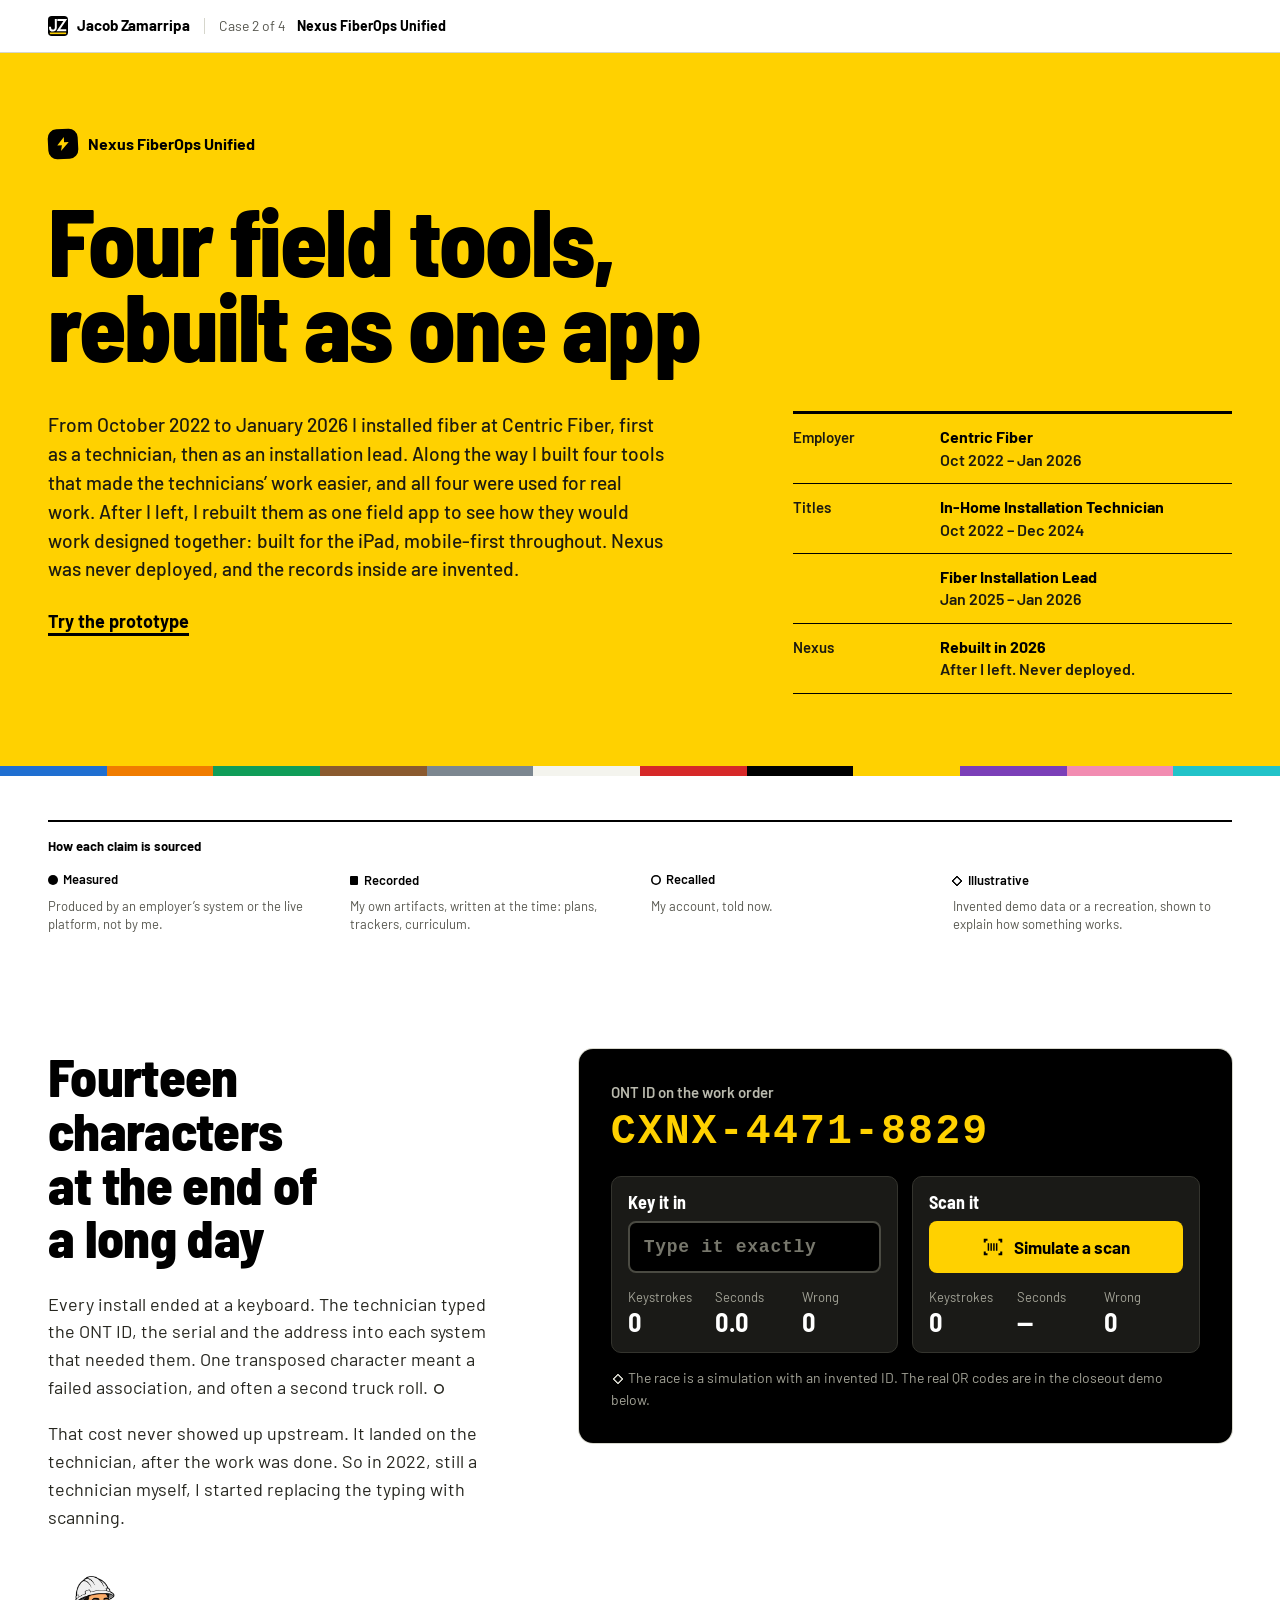
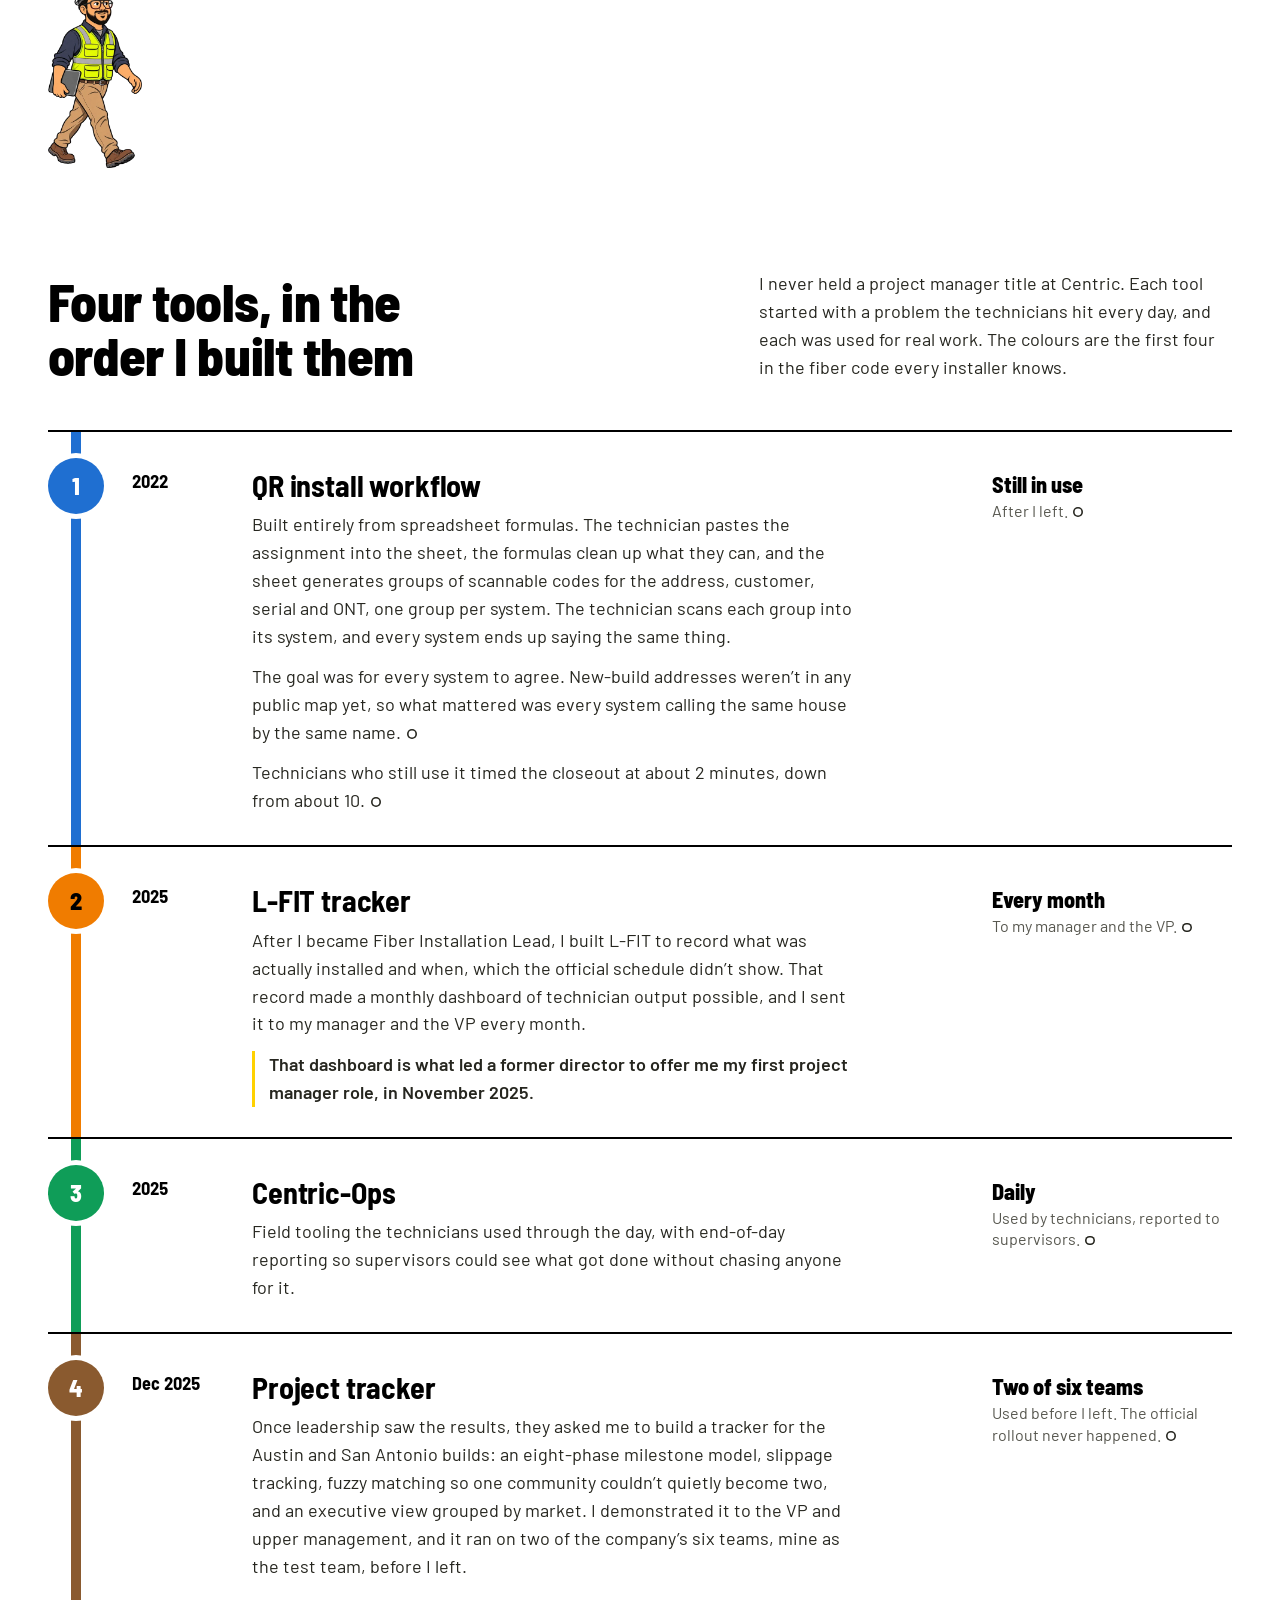
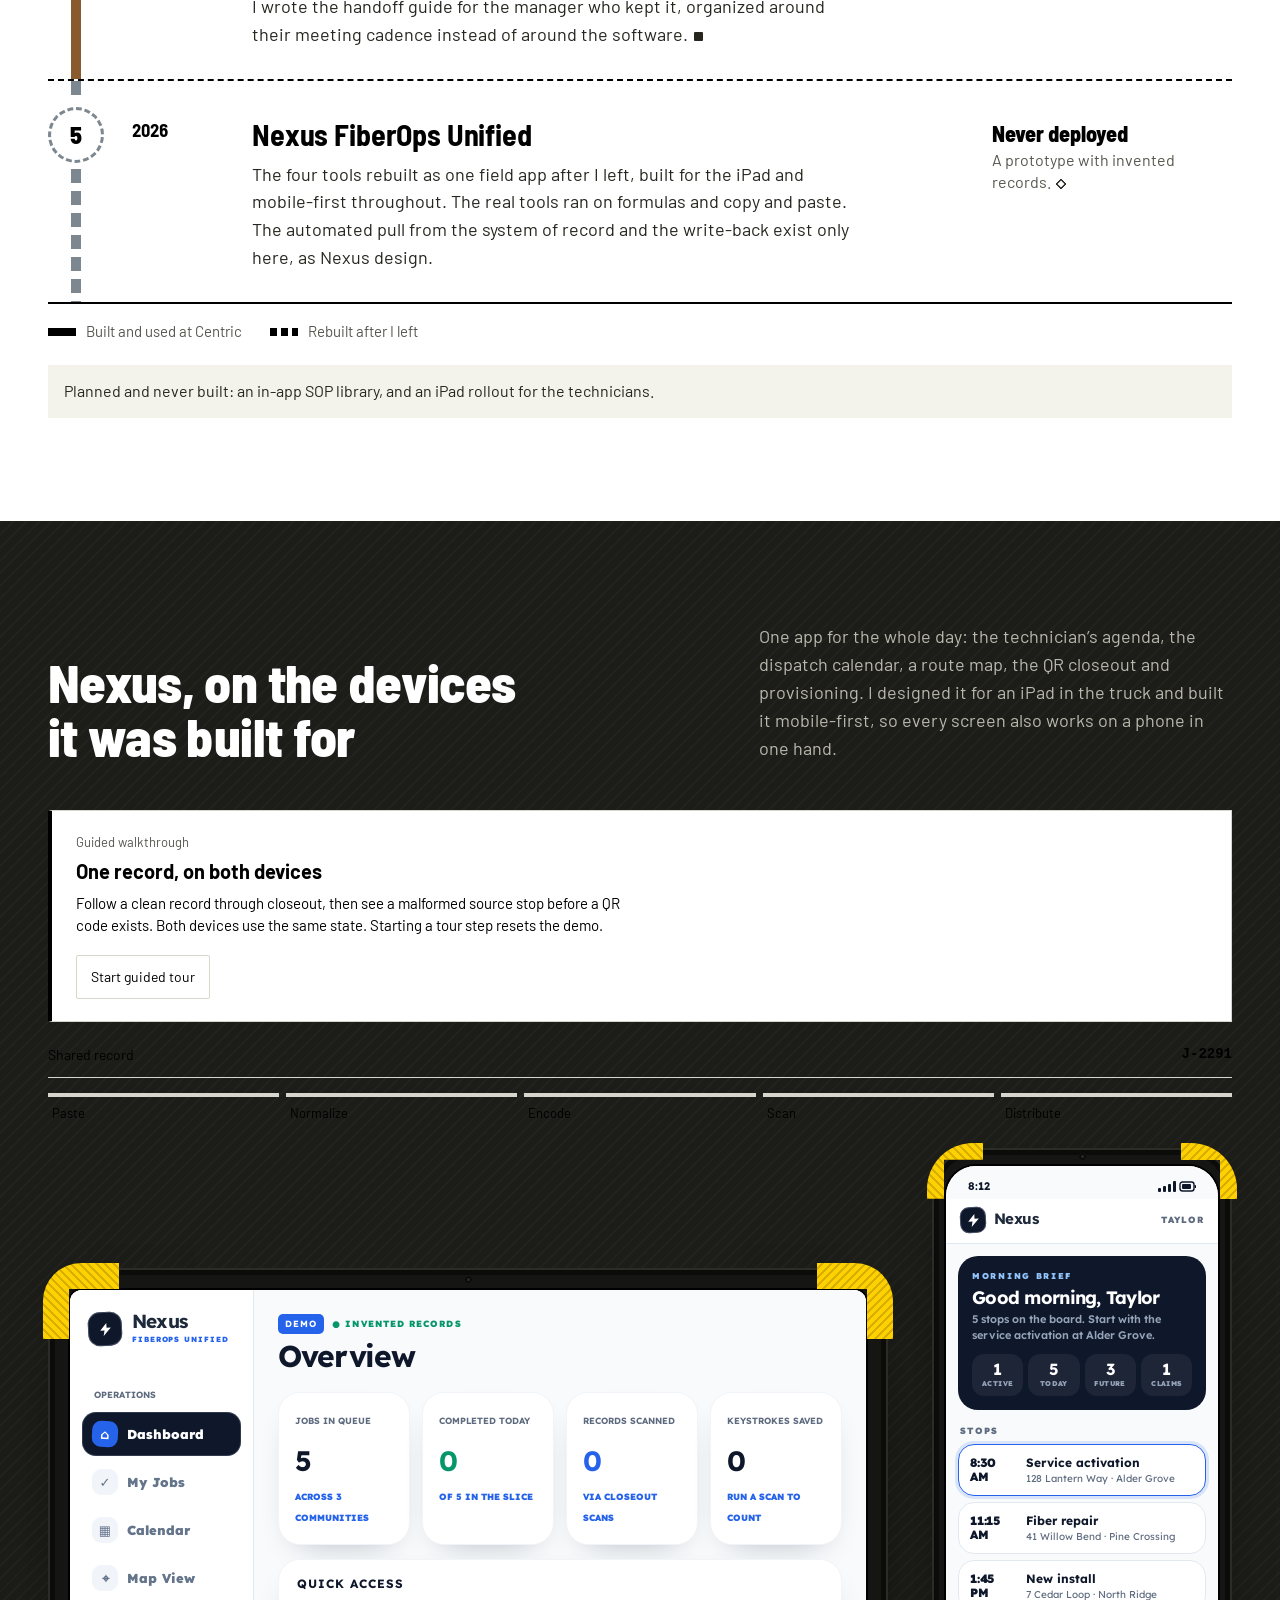
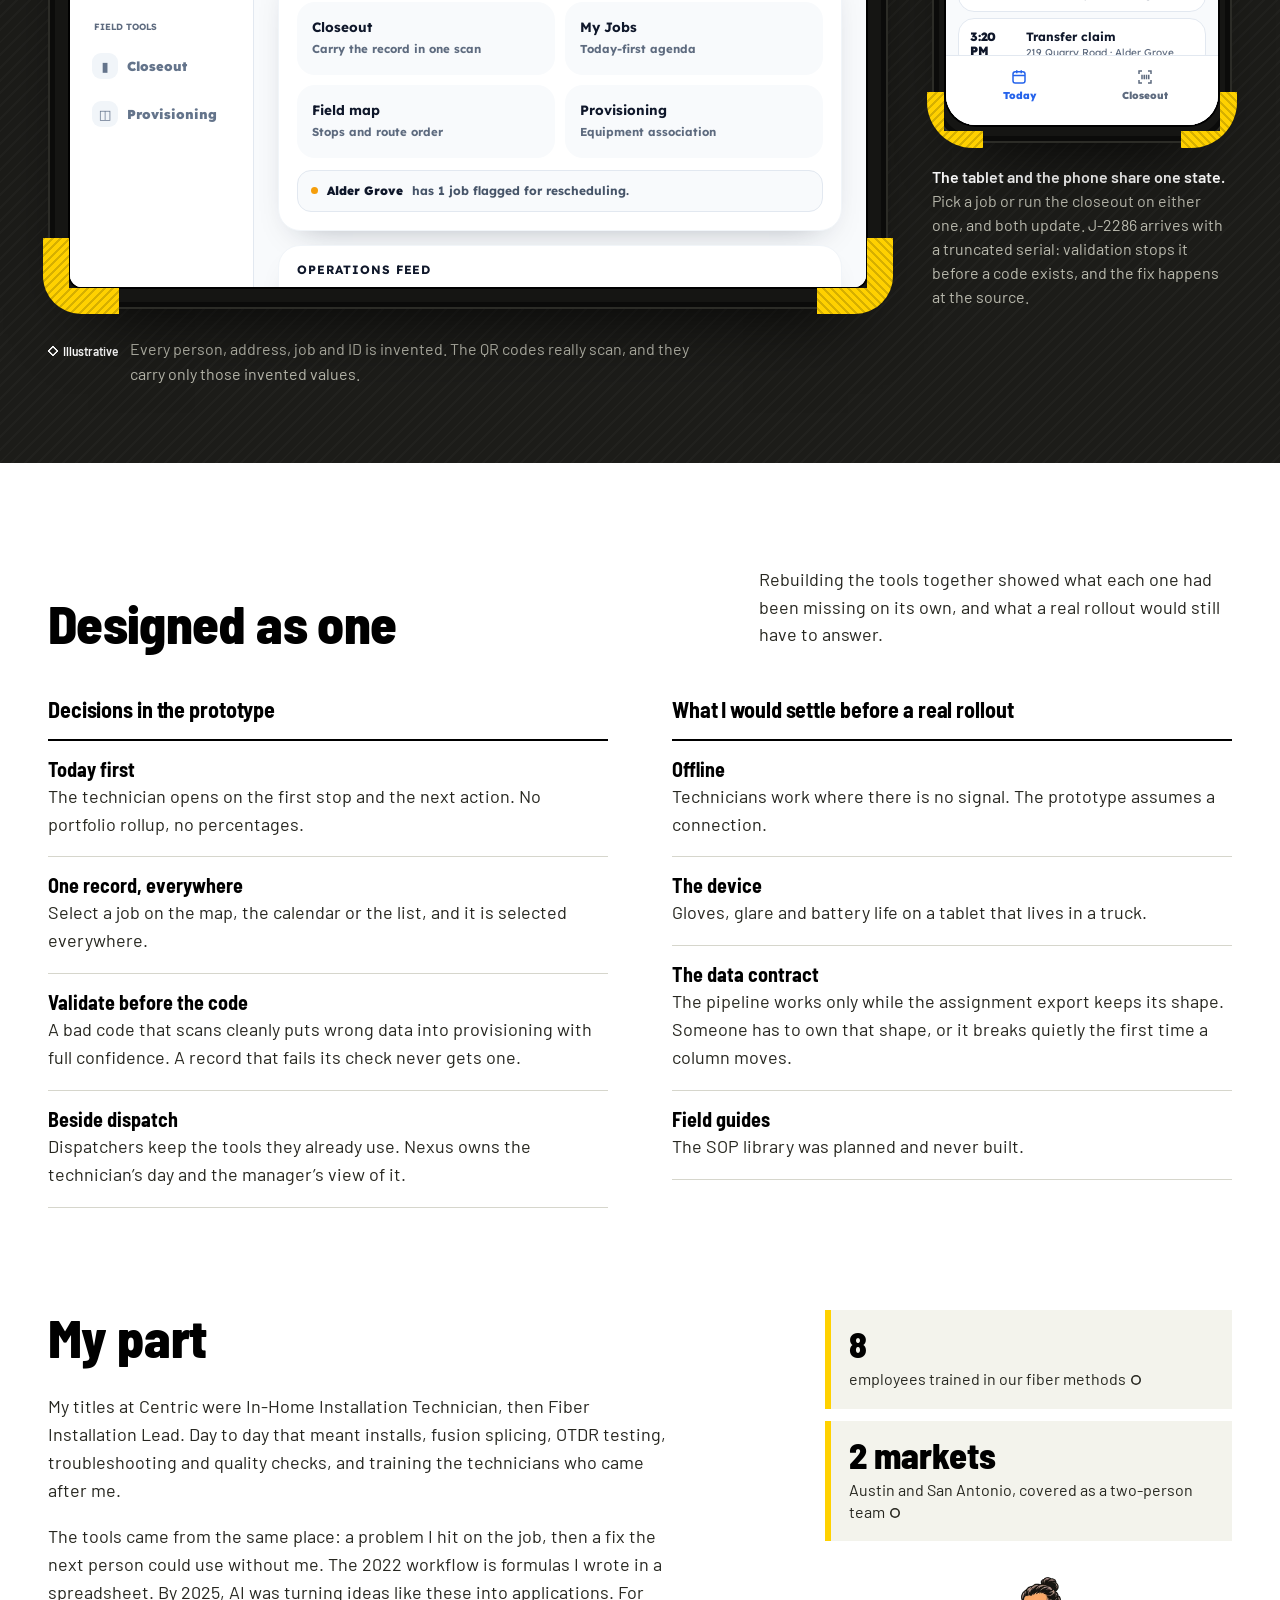
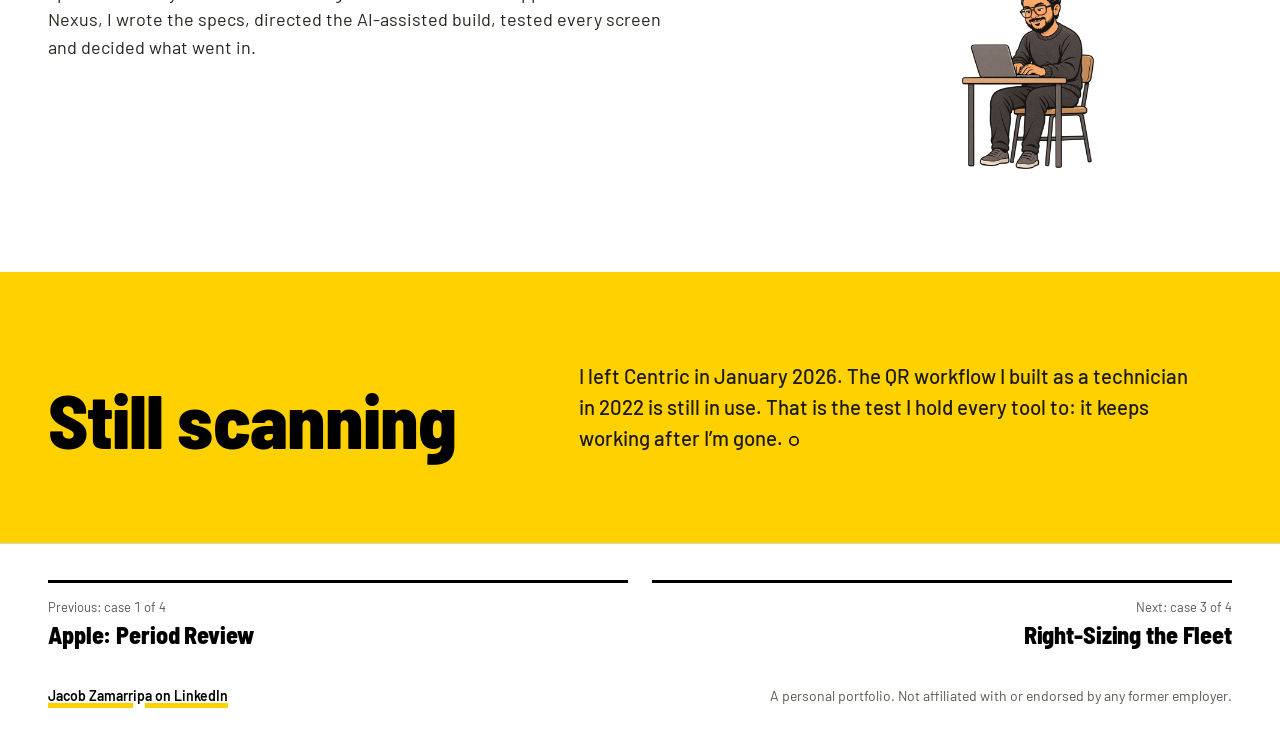
<file: centric-fiberops/index.html>
<!doctype html>
<html lang="en">
<head>
<meta charset="utf-8">
<meta name="viewport" content="width=device-width,initial-scale=1">
<meta name="description" content="Nexus FiberOps Unified: four field tools I built at Centric Fiber as a technician and installation lead, rebuilt after I left as one iPad-first field app. Never deployed; the records inside are invented.">
<meta name="author" content="Jacob Zamarripa">
<meta name="color-scheme" content="light dark">
<meta property="og:type" content="article">
<meta property="og:title" content="Nexus FiberOps Unified">
<meta property="og:description" content="Four field tools I built at Centric Fiber as a technician and installation lead, rebuilt after I left as one iPad-first field app. Never deployed; the records inside are invented.">
<meta property="og:url" content="https://jacobzamarripa.github.io/portfolio/centric-fiberops/">
<meta property="og:image" content="https://jacobzamarripa.github.io/portfolio/centric-fiberops/og-nexus.png">
<meta property="og:image:width" content="1200">
<meta property="og:image:height" content="630">
<meta property="og:image:alt" content="Nexus FiberOps Unified, case 2 of 4 by Jacob Zamarripa: Four field tools, rebuilt as one app.">
<meta name="twitter:image" content="https://jacobzamarripa.github.io/portfolio/centric-fiberops/og-nexus.png">
<meta name="twitter:card" content="summary_large_image">
<meta name="twitter:title" content="Nexus FiberOps Unified">
<meta name="twitter:description" content="Four field tools I built at Centric Fiber as a technician and installation lead, rebuilt after I left as one iPad-first field app. Never deployed; the records inside are invented.">
<link rel="canonical" href="https://jacobzamarripa.github.io/portfolio/centric-fiberops/">
<link rel="preconnect" href="https://fonts.googleapis.com">
<link rel="preconnect" href="https://fonts.gstatic.com" crossorigin>
<link rel="stylesheet" href="https://fonts.googleapis.com/css2?family=Barlow:ital,wght@0,400;0,500;0,600;0,700;1,500&family=Barlow+Semi+Condensed:wght@600;700;800&family=Lexend:wght@400;600;700;800;900&display=swap">
<link rel="stylesheet" href="../assets/frame.css">
<link rel="icon" href="../assets/favicon.svg" type="image/svg+xml">
<script src="../assets/frame.js" defer></script>
<link rel="stylesheet" href="../assets/portfolio-explore.css">
<script>(function(){addEventListener("pagereveal",function(e){if(e.viewTransition)[e.viewTransition.ready,e.viewTransition.updateCallbackDone,e.viewTransition.finished].forEach(function(p){p.catch(function(){})})});try{if(/[?&]evidence=/.test(location.search)&&!matchMedia("(prefers-reduced-motion: reduce)").matches)document.documentElement.classList.add("px-arriving")}catch(e){}})()</script>
<script src="../assets/explore-data.js" defer></script>
<script src="../assets/portfolio-explore.js" defer></script>
<title>Nexus FiberOps Unified</title>
<noscript><style>.race .race-grid{display:none}</style></noscript>
<style>
/* =====================================================================
   Nexus FiberOps Unified, case 2 (Stage 3 redesign, 2026-10-24)

   Two languages on one page, kept apart on purpose:
   1. The page: a field tool. White, black and safety yellow, set in
      Barlow (drawn from highway signage) so it reads in hard light.
      The four tools carry the first four fiber jacket colours of the
      TIA-598 code: blue, orange, green, brown. Tokens: --nx-*.
   2. The app inside the devices: Nexus's own language, ported from the
      prototype (Lexend, slate, rounded panels, heavy weights). It lives
      in the classes below the "App" banner and only ever renders inside
      .tab-screen or .ph-screen. Tokens: --slate-*, --ok-*, etc.
   The app responds to its device screen with container queries, not to
   the browser window, so the tablet and phone each lay out like the
   device they are drawn as.
   ===================================================================== */

:root{
  --nx-bg:#ffffff;
  --nx-ink:#000000;
  --nx-ink2:#26261f;
  --nx-muted:#57574f;
  --nx-hair:#d6d6cc;
  --nx-panel:#f3f3ec;
  --nx-hv:#ffd100;
  --nx-hero-bg:#ffd100;
  --nx-hero-ink:#000000;
  --nx-hero-ink2:#1d1b10;
  --nx-hero-rule:#000000;
  --nx-bench:#1c1c19;
  --nx-bench-ink:#f4f4ee;
  --nx-bench-muted:#b9b9ad;
  --nx-case:#151513;
  --nx-guard:#ffd100;
  --s1:#1f6fd1;
  --s2:#f07c00;
  --s3:#0f9d58;
  --s4:#8a5a2f;
  --s5:#7c8790;
  --nx-sans:"Barlow",ui-sans-serif,"Helvetica Neue",Arial,sans-serif;
  --nx-cond:"Barlow Semi Condensed","Barlow",ui-sans-serif,"Helvetica Neue",Arial,sans-serif;
  --nx-mono:ui-monospace,SFMono-Regular,Menlo,Consolas,monospace;

  /* frame, themed to this page */
  --fr-bg:var(--nx-bg);
  --fr-surface:var(--nx-panel);
  --fr-ink:var(--nx-ink);
  --fr-ink-2:var(--nx-ink2);
  --fr-muted:var(--nx-muted);
  --fr-rule:var(--nx-hair);
  --fr-mark:var(--nx-hv);
  --fr-mark-ink:var(--nx-ink);
  --fr-focus:var(--nx-ink);
  --fr-sans:var(--nx-sans);
  --fr-max:1240px;

  /* app tokens, ported from the prototype */
  --slate-950:#020617;--slate-900:#0f172a;--slate-800:#1e293b;--slate-700:#334155;--slate-600:#475569;--slate-500:#64748b;--slate-400:#94a3b8;--slate-300:#cbd5e1;--slate-200:#e2e8f0;--slate-100:#f1f5f9;--slate-50:#f8fafc;
  /* Text-only companion to slate-300/400, which stay for strokes and borders. */
  --app-faint:#5e6b7f;
  --blue:#2563eb;--emerald:#059669;--amber:#f59e0b;--amber-50:#fffbeb;--rose:#f43f5e;
  --surface:#ffffff;--surface-2:#f8fafc;--ink:#0f172a;
  --ok-bg:#ecfdf5;--ok-ink:#065f46;--ok-rule:#a7f3d0;
  --warn-bg:#fff7ed;--warn-ink:#9a3412;--warn-rule:#fed7aa;
  --bad-bg:#fff1f2;--bad-ink:#9f1239;--bad-rule:#fecdd3;
  --info-bg:#eff6ff;--info-ink:#1e40af;--info-rule:#bfdbfe;
  --shadow:0 14px 34px -22px rgba(15,23,42,.42);
}
@media (prefers-color-scheme:dark){
  :root{
    --nx-bg:#141412;
    --nx-ink:#f4f4ee;
    --nx-ink2:#d9d9cf;
    --nx-muted:#a6a69a;
    --nx-hair:#36352f;
    --nx-panel:#1e1e1b;
    --nx-hero-bg:#1e1d17;
    --nx-hero-ink:#ffd100;
    --nx-hero-ink2:#e4e2d4;
    --nx-hero-rule:#ffd100;
    --nx-bench:#0b0b0a;
    --nx-case:#050505;
    --s1:#4b93f0;
    --s2:#ff9426;
    --s3:#2dc27a;
    --s4:#b98250;
    --s5:#97a2ab;

    --slate-50:#0b1220;--slate-100:#162033;--slate-200:#22304a;--slate-300:#33425c;
    --slate-400:#8fa1b8;--app-faint:#8fa1b8;--slate-500:#a3b3c8;--slate-600:#c3d0e0;--slate-700:#d8e2ee;--slate-800:#e8eef5;
    --ink:#e8eef5;--surface:#131c2e;--surface-2:#0f1727;
    --blue:#60a5fa;--emerald:#34d399;--amber:#fbbf24;--amber-50:rgba(251,191,36,.13);--rose:#fb7185;
    --ok-bg:rgba(52,211,153,.13);--ok-ink:#6ee7b7;--ok-rule:rgba(52,211,153,.34);
    --warn-bg:rgba(251,146,60,.13);--warn-ink:#fdba74;--warn-rule:rgba(251,146,60,.34);
    --bad-bg:rgba(251,113,133,.13);--bad-ink:#fda4af;--bad-rule:rgba(251,113,133,.34);
    --info-bg:rgba(96,165,250,.13);--info-ink:#93c5fd;--info-rule:rgba(96,165,250,.34);
    --shadow:0 14px 34px -22px rgba(0,0,0,.72);
  }
}

/* An author display rule beats the UA [hidden]{display:none}. Make hidden win. */
[hidden]{display:none!important}
*,*::before,*::after{box-sizing:border-box}
html{scroll-behavior:smooth;-webkit-text-size-adjust:100%}
@media (prefers-reduced-motion:reduce){html{scroll-behavior:auto}}
body{margin:0;background:var(--nx-bg);color:var(--nx-ink);font:400 1.125rem/1.55 var(--nx-sans);-webkit-font-smoothing:antialiased}
button,input{font:inherit}
.sr-only{position:absolute;width:1px;height:1px;padding:0;margin:-1px;overflow:hidden;clip:rect(0 0 0 0);white-space:nowrap;border:0}

/* ---------- frame touches ---------- */
.fr-head .fr-name,.fr-head .fr-title{font-weight:700}
.fr-foot-meta a{text-decoration-thickness:5px;text-underline-offset:2px}
.fr-pager b{font-family:var(--nx-cond);font-weight:800;letter-spacing:-.005em}
.fr-pager a:hover{border-top-color:var(--nx-hv)}
.fr-key{border-top:2px solid var(--nx-ink);border-bottom:0}
.fr-key-title{font-weight:700}

/* ---------- page scaffolding ---------- */
.nx-wrap{width:min(1240px,100% - 2*clamp(16px,4vw,48px));margin-inline:auto}
.nx-sec{padding:clamp(56px,8vw,104px) 0}
.nx-h2{margin:0;font:800 clamp(2rem,4.2vw,3.35rem)/1 var(--nx-cond);letter-spacing:-.012em;text-wrap:balance}
.nx-h3{margin:0 0 .3em;font:700 1.375rem/1.15 var(--nx-cond);letter-spacing:-.005em}
.nx-p{margin:0 0 1em;max-width:62ch;color:var(--nx-ink2)}
.nx-p:last-child{margin-bottom:0}
.nx-sechead{display:grid;grid-template-columns:minmax(0,7fr) minmax(0,5fr);gap:20px 48px;align-items:end;margin-bottom:clamp(28px,4vw,48px)}
.nx-sechead .nx-p{margin:0}
.nx-link{color:inherit;font-weight:700;text-decoration:underline;text-decoration-thickness:3px;text-underline-offset:5px}
.nx-link:hover{text-decoration-color:var(--nx-hv)}
.nx-link:focus-visible,.nx-btn:focus-visible{outline:3px solid var(--nx-ink);outline-offset:3px}

/* ---------- hero ---------- */
.nx-hero{background:var(--nx-hero-bg);color:var(--nx-hero-ink);position:relative}
.nx-hero-in{display:grid;grid-template-columns:minmax(0,1.55fr) minmax(280px,1fr);gap:0 64px;align-items:start;padding:clamp(40px,6vw,76px) 0 clamp(44px,6vw,72px)}
.nx-brand{display:inline-flex;align-items:center;gap:10px;margin:0 0 clamp(22px,3.5vw,38px);font:700 1rem/1 var(--nx-sans);color:var(--nx-hero-ink)}
.nx-bolt{display:grid;place-items:center;width:30px;height:30px;border-radius:9px;background:var(--nx-hero-ink);transform:rotate(-3deg)}
.nx-bolt svg{width:12px;height:14px;display:block;fill:var(--nx-hero-bg)}
.nx-hero-top{grid-column:1/-1}
.nx-h1{margin:0 0 clamp(26px,3.5vw,44px);font:800 clamp(2.9rem,7.4vw,6.5rem)/.9 var(--nx-cond);letter-spacing:-.022em;text-wrap:balance;max-width:15ch}
.nx-lede{margin:0;max-width:56ch;font-size:clamp(1.0625rem,1.5vw,1.25rem);line-height:1.5;font-weight:500;color:var(--nx-hero-ink2)}
.nx-hero .nx-link{display:inline-block;margin-top:24px;font-size:1.125rem;color:var(--nx-hero-ink)}
.nx-hero .nx-link:hover{text-decoration-color:var(--nx-hero-ink2)}
.nx-hero .nx-link:focus-visible{outline-color:var(--nx-hero-ink)}
.nx-facts{margin:0;display:grid;border-top:3px solid var(--nx-hero-rule)}
.nx-facts>div{display:grid;grid-template-columns:7.5em minmax(0,1fr);gap:12px;padding:12px 0;border-bottom:1px solid var(--nx-hero-rule)}
.nx-facts dt{font-weight:600;font-size:.9375rem;color:var(--nx-hero-ink2)}
.nx-facts dd{margin:0;font-weight:600;font-size:1rem;line-height:1.4;color:var(--nx-hero-ink2)}
.nx-facts dd b{display:block;font-weight:700;color:var(--nx-hero-ink)}
/* the twelve-fibre colour code, in order, as the hero's bottom edge */
.nx-ribbon{display:grid;grid-template-columns:repeat(12,1fr);height:10px}
.nx-ribbon i{display:block}

.nx-keywrap{padding-top:clamp(28px,4vw,44px)}

/* ---------- the problem + race ---------- */
.nx-problem-in{display:grid;grid-template-columns:minmax(0,5fr) minmax(0,7fr);gap:40px 64px;align-items:start}
.nx-problem-copy .nx-h2{margin-bottom:.5em;max-width:12ch}
.race{background:#000;color:#f4f4ee;border-radius:14px;padding:clamp(20px,3vw,32px);box-shadow:0 0 0 1px var(--nx-hair)}
.race-lbl{margin:0 0 4px;font-size:.9375rem;font-weight:600;color:#b9b9ad}
.race-target{margin:0 0 22px;font:700 clamp(1.6rem,3.6vw,2.6rem)/1.1 var(--nx-mono);letter-spacing:.05em;color:var(--nx-hv);overflow-wrap:anywhere}
.race-grid{display:grid;grid-template-columns:minmax(0,1fr) minmax(0,1fr);gap:14px}
.race-card{padding:16px;border-radius:10px;background:#1a1a17;border:1px solid #34342e}
.race-card h3{margin:0 0 10px;font:700 1.125rem/1 var(--nx-cond);color:#fff}
.race-input{width:100%;height:52px;padding:0 14px;border-radius:8px;border:2px solid #4a4a42;background:#000;color:#fff;font:600 1.125rem var(--nx-mono);letter-spacing:.04em}
.race-input::placeholder{color:#77776c}
.race-input:focus{outline:none;border-color:var(--nx-hv)}
.race-input.ok{border-color:#2dc27a}
.race-input.bad{border-color:#ff6b6b}
.race-scan{display:flex;align-items:center;justify-content:center;gap:10px;width:100%;height:52px;border:0;border-radius:8px;background:var(--nx-hv);color:#000;font-weight:700;font-size:1.0625rem;cursor:pointer}
.race-scan svg{width:22px;height:22px;display:block}
.race-scan:hover{background:#ffe066}
.race-scan:focus-visible{outline:3px solid #fff;outline-offset:3px}
.race-stat{display:grid;grid-template-columns:repeat(3,minmax(0,1fr));gap:8px;margin:14px 0 0;padding:0}
.race-stat div{min-width:0}
.race-stat dt{font-size:.8125rem;color:#a3a397}
.race-stat dd{margin:0;font:700 1.625rem/1.1 var(--nx-cond);font-variant-numeric:tabular-nums;color:#fff}
.race-verdict{margin:16px 0 0;padding:12px 14px;border-radius:8px;background:#13261b;border:1px solid #23573a;color:#c6f2d6;font-size:1rem;line-height:1.45}
.race-nojs{margin:0 0 16px;padding:10px 14px;border:2px solid var(--nx-hv);border-radius:8px;color:#fff;font-size:1rem}
.race-foot{margin:14px 0 0;font-size:.875rem;color:#a3a397}
.race-foot .fr-ev{color:#d9d9cf}
.race-verdict .fr-ev{color:#c6f2d6}

/* ---------- four strands ---------- */
.strands{list-style:none;margin:0;padding:0;border-bottom:2px solid var(--nx-ink)}
.strand{--s:var(--s5);position:relative;display:grid;grid-template-columns:56px 92px minmax(0,1fr) minmax(0,15rem);gap:8px 28px;padding:26px 0 30px;border-top:2px solid var(--nx-ink)}
.strand::before{content:"";position:absolute;left:23px;top:0;bottom:0;width:10px;background:var(--s);transform-origin:top}
.strand--retro{border-top-style:dashed}
.strand--retro::before{background:repeating-linear-gradient(to bottom,var(--s) 0 14px,transparent 14px 22px)}
.strand-no{position:relative;z-index:1;display:grid;place-items:center;width:56px;height:56px;border-radius:50%;background:var(--s);color:#fff;font:800 1.5rem/1 var(--nx-cond);box-shadow:0 0 0 5px var(--nx-bg)}
.strand:nth-child(2) .strand-no{color:#000}
@media (prefers-color-scheme:dark){.strand:nth-child(3) .strand-no{color:#000}}
.strand--retro .strand-no{background:var(--nx-bg);color:var(--nx-ink);border:3px dashed var(--s)}
.strand-when{margin:14px 0 0;font:700 1.125rem/1 var(--nx-cond);font-variant-numeric:tabular-nums}
.strand-body{min-width:0;padding-top:10px}
.strand-body .nx-h3{font-size:clamp(1.5rem,2.4vw,1.875rem)}
.strand-body p{margin:0 0 .7em;max-width:60ch;color:var(--nx-ink2)}
.strand-body p:last-child{margin-bottom:0}
.strand-hinge{padding-left:14px;border-left:3px solid var(--nx-hv);font-weight:600}
.strand-out{margin:0;padding-top:14px;font-size:1rem;line-height:1.35;color:var(--nx-muted)}
.strand-out b{display:block;margin-bottom:4px;font:800 1.375rem/1.1 var(--nx-cond);color:var(--nx-ink)}
.strand-legend{display:flex;flex-wrap:wrap;gap:8px 28px;margin:16px 0 0;font-size:.9375rem;color:var(--nx-muted)}
.strand-legend span{display:inline-flex;align-items:center;gap:10px}
.strand-legend i{display:inline-block;width:28px;height:8px;background:var(--nx-ink)}
.strand-legend i.dash{background:repeating-linear-gradient(to right,var(--nx-ink) 0 7px,transparent 7px 11px)}
.strand-planned{margin:22px 0 0;padding:14px 16px;background:var(--nx-panel);font-size:1rem;color:var(--nx-ink2)}
.fr-motion .strands .strand::before{transition:transform .7s cubic-bezier(.2,.7,.2,1);transition-delay:calc(var(--i,0) * 160ms)}
.fr-motion .strands:not(.is-in) .strand::before{transform:scaleY(0)}

/* ---------- the bench: devices ---------- */
.nx-bench{background:var(--nx-bench);color:var(--nx-bench-ink);padding:clamp(56px,8vw,104px) 0 clamp(48px,6vw,80px);
  background-image:repeating-linear-gradient(135deg,rgba(255,255,255,.025) 0 2px,transparent 2px 9px)}
.nx-bench .nx-p{color:var(--nx-bench-muted)}
.nx-bench .nx-h2{color:#fff}
.rig{display:grid;grid-template-columns:minmax(0,1fr) 300px;gap:44px;align-items:end}
.rig-side{display:grid;gap:22px;align-content:end}
.rig-cap{margin:0;font-size:1rem;line-height:1.5;color:var(--nx-bench-muted)}
.rig-cap b{color:#fff;font-weight:600}
.rig-note{display:flex;gap:12px;align-items:baseline;margin:28px 0 0;max-width:72ch;font-size:1rem;color:var(--nx-bench-muted)}
.rig-note .fr-ev{color:#fff;flex:none}
.rig-nojs{margin:0 0 20px;padding:12px 16px;border:2px solid var(--nx-hv);color:#fff;font-size:1rem}

/* a generic rugged case: rubber shell, yellow corner guards, no brand */
.dev{position:relative;background:var(--nx-case);border-radius:36px;padding:22px;
  box-shadow:inset 0 0 0 2px #2c2c27,inset 0 0 0 7px #0b0b0a,0 40px 70px -40px rgba(0,0,0,.9)}
.dev-g{position:absolute;width:76px;height:76px;background:var(--nx-guard);
  background-image:repeating-linear-gradient(45deg,rgba(0,0,0,.16) 0 2px,transparent 2px 6px);
  clip-path:polygon(0 0,100% 0,100% 26px,26px 26px,26px 100%,0 100%);border-top-left-radius:38px;pointer-events:none}
.dev-g--tl{top:-5px;left:-5px}
.dev-g--tr{top:-5px;right:-5px;transform:scaleX(-1)}
.dev-g--bl{bottom:-5px;left:-5px;transform:scaleY(-1)}
.dev-g--br{bottom:-5px;right:-5px;transform:scale(-1,-1)}
.dev-cam{position:absolute;top:8px;left:50%;width:7px;height:7px;margin-left:-3.5px;border-radius:50%;background:#2a2a26;box-shadow:inset 0 0 0 2px #0b0b0a}
.dev-screen{position:relative;overflow:hidden;background:var(--slate-50);border-radius:12px;box-shadow:0 0 0 2px #000}
.tab-screen{aspect-ratio:4/3;container:tab/inline-size}
.dev--phone{border-radius:44px;padding:18px 14px}
.dev--phone .dev-g{width:56px;height:56px;clip-path:polygon(0 0,100% 0,100% 17px,17px 17px,17px 100%,0 100%);border-top-left-radius:46px}
.dev--phone .dev-cam{top:5px}
.ph-screen{aspect-ratio:9/18.5;border-radius:30px;container:ph/inline-size}
.fr-motion .rig .rig-side{transition:transform .8s cubic-bezier(.2,.8,.2,1)}
.fr-motion .rig:not(.is-in) .rig-side{transform:translateY(32px)}

/* ---------- designed as one ---------- */
.nx-two{display:grid;grid-template-columns:repeat(2,minmax(0,1fr));gap:40px 64px}
.nx-list{list-style:none;margin:16px 0 0;padding:0;border-top:2px solid var(--nx-ink)}
.nx-list li{padding:16px 0 18px;border-bottom:1px solid var(--nx-hair);color:var(--nx-ink2)}
.nx-list b{display:block;margin-bottom:2px;font:700 1.25rem/1.2 var(--nx-cond);color:var(--nx-ink)}

/* ---------- my part ---------- */
.nx-role{display:grid;grid-template-columns:minmax(0,7fr) minmax(0,4fr);gap:40px 64px;align-items:start}
.nx-role .nx-h2{margin-bottom:.55em}
/* facts size to their content; the column no longer stretches them */
.nx-rail{display:grid;gap:12px;align-content:start;align-self:start;margin:0;padding:0;list-style:none}
.nx-rail li{padding:16px 18px 18px;background:var(--nx-panel);border-left:6px solid var(--nx-hv)}
.nx-rail b{display:block;font:800 clamp(1.75rem,3vw,2.25rem)/1 var(--nx-cond);color:var(--nx-ink)}
.nx-rail li>span{display:block;margin-top:6px;font-size:1rem;line-height:1.4;color:var(--nx-ink2)}
.nx-role-side{display:grid;gap:clamp(24px,3vw,36px);align-content:start;align-self:start}

/* ---------- editorial figures: small, beside the text they belong to ---------- */
.nx-fig{margin:0;pointer-events:none;user-select:none}
.nx-fig img{display:block;width:auto;height:clamp(150px,15vw,200px)}
.nx-fig--field{margin-top:clamp(28px,3.5vw,44px)}
.nx-fig--desk{justify-self:center}
@media (prefers-color-scheme:dark){.nx-fig img{filter:drop-shadow(0 0 1px rgba(244,244,238,.55))}}
@media (max-width:700px){.nx-fig img{height:140px}}

/* ---------- closer ---------- */
.nx-close{background:var(--nx-hero-bg);color:var(--nx-hero-ink);padding:clamp(52px,7vw,92px) 0}
.nx-close-in{display:grid;grid-template-columns:minmax(0,5fr) minmax(0,7fr);gap:24px 64px;align-items:end}
.nx-close .nx-h2{font-size:clamp(2.75rem,6vw,5rem);line-height:.92}
.nx-close p{margin:0;max-width:52ch;font-size:clamp(1.125rem,1.6vw,1.3125rem);font-weight:500;line-height:1.5;color:var(--nx-hero-ink2)}
.nx-close .fr-ev{color:var(--nx-hero-ink)}

/* ---------- page responsive ---------- */
@media (max-width:1200px){
  .rig{grid-template-columns:minmax(0,1fr)}
  .rig-side{grid-template-columns:280px minmax(0,1fr);align-items:center;gap:32px}
}
@media (max-width:900px){
  .nx-hero-in,.nx-problem-in,.nx-sechead,.nx-two,.nx-role,.nx-close-in{grid-template-columns:minmax(0,1fr)}
  .nx-facts{margin-top:36px}
  .strand{grid-template-columns:56px minmax(0,1fr);gap:4px 20px}
  .strand-when{grid-column:2;grid-row:1;margin-top:18px}
  .strand-body{grid-column:2;padding-top:4px}
  .strand-out{grid-column:2;padding-top:8px}
}
@media (max-width:700px){
  .rig-side{grid-template-columns:minmax(0,1fr);justify-items:center;order:-1}
  .rig-cap{max-width:34ch;text-align:center}
  .dev--phone{width:min(300px,100%)}
  .tab-screen{aspect-ratio:3/4}
  .dev--tab{padding:16px;border-radius:30px}
  .dev--tab .dev-g{width:60px;height:60px;clip-path:polygon(0 0,100% 0,100% 20px,20px 20px,20px 100%,0 100%);border-top-left-radius:32px}
  .race-grid{grid-template-columns:minmax(0,1fr)}
}
@media (max-width:520px){
  .strand{grid-template-columns:44px minmax(0,1fr)}
  .strand::before{left:17px}
  .strand-no{width:44px;height:44px;font-size:1.25rem}
  .nx-facts>div{grid-template-columns:minmax(0,1fr);gap:2px}
}

/* =====================================================================
   App: Nexus's own language, ported from the prototype. Only renders
   inside the tablet (.tab-screen) and phone (.ph-screen) screens.
   ===================================================================== */
.app{display:grid;grid-template-columns:184px minmax(0,1fr);height:100%;background:var(--surface);color:var(--ink);font:14px/1.55 Lexend,system-ui,-apple-system,"Segoe UI",sans-serif;-webkit-font-smoothing:antialiased}
.app h3,.app h4,.app h5,.app p{margin-top:0}
.app h3,.app h4{letter-spacing:-.045em;line-height:1.05}
.eyebrow{font-size:10px;font-weight:900;letter-spacing:.2em;text-transform:uppercase;color:var(--blue)}
.sidebar{padding:22px 12px;border-right:1px solid var(--slate-200);background:var(--surface);overflow-x:hidden;overflow-y:auto;min-width:0}
.app-brand{display:flex;align-items:center;gap:10px;margin:0 6px 26px}
.app-brand b{display:block;font-size:19px;line-height:1;color:var(--slate-800);letter-spacing:-.04em}
.app-brand b+span{display:block;margin-top:3px;font-size:7.5px;font-weight:900;color:var(--blue);letter-spacing:.12em;text-transform:uppercase;white-space:nowrap}
.app-bolt{display:grid;place-items:center;flex:none;width:34px;height:34px;border-radius:12px;background:var(--slate-900);transform:rotate(-3deg);box-shadow:inset 0 0 0 1px rgba(148,163,184,.4)}
.app-bolt svg{width:11px;height:13px;display:block;fill:#fff}
.nav-label{padding:16px 12px 6px;color:var(--app-faint);font-size:9px;font-weight:700;text-transform:uppercase}
.nav{display:grid;gap:4px;min-width:0}
/* Selected state is colour only. The old translateX nudge pushed the pill
   past the sidebar edge, which clipped its right side on iPad widths. */
.nav button{display:flex;align-items:center;min-width:0;border:0;background:transparent;color:var(--slate-500);border-radius:14px;padding:9px 10px;text-align:left;font-weight:900;font-size:13px;cursor:pointer;transition:.2s;white-space:nowrap;overflow:hidden;text-overflow:ellipsis}
.nav button:hover{background:var(--slate-100);color:var(--ink)}
.nav button:focus-visible{outline:2px solid var(--blue);outline-offset:-2px}
.nav button.active{background:var(--slate-900);color:#fff;box-shadow:inset 0 0 0 1px rgba(148,163,184,.25)}
.nav button span{display:inline-grid;place-items:center;flex:none;width:26px;height:26px;margin-right:9px;border-radius:9px;background:var(--slate-100);color:var(--slate-500)}
.nav button.active span{background:var(--blue);color:#fff;transform:rotate(3deg)}
.surface{padding:24px;background:var(--slate-50);min-width:0;overflow:auto;overscroll-behavior:contain;scrollbar-width:thin}
.surface-view{display:none}
.surface-view.active{display:block}
.surface-header{display:flex;justify-content:space-between;gap:16px;align-items:end;margin-bottom:20px}
.surface h3{font-size:30px;margin:7px 0 0}
.live{display:flex;gap:8px;align-items:center;font-size:9px;font-weight:900;text-transform:uppercase;letter-spacing:.12em;color:var(--emerald)}
.live b{padding:3px 7px;border-radius:5px;background:var(--blue);color:#fff}
.primary{border:0;border-radius:12px;padding:8px 13px;background:var(--slate-900);color:#fff;font-size:11px;font-weight:900;letter-spacing:-.01em;cursor:pointer;white-space:nowrap}
.primary:focus-visible{outline:2px solid var(--blue);outline-offset:2px}
.cards{display:grid;grid-template-columns:repeat(4,minmax(0,1fr));gap:12px}
.hud,.panel{background:var(--surface);border:1px solid var(--slate-100);border-radius:22px;box-shadow:var(--shadow)}
.hud{padding:16px}
.hud small{font-size:9px;font-weight:700;text-transform:uppercase;color:var(--app-faint)}
.hud b{display:block;font-size:28px;letter-spacing:-.05em;margin:8px 0 2px}
.hud em{font-size:9px;color:var(--blue);font-style:normal;font-weight:900;text-transform:uppercase}
.split{display:grid;grid-template-columns:1.5fr 1fr;gap:14px;margin-top:14px}
.panel{padding:18px}
.panel h4{font-size:12px;text-transform:uppercase;letter-spacing:.08em;margin-bottom:12px}
.quick{display:grid;grid-template-columns:repeat(2,minmax(0,1fr));gap:10px}
.quick button{display:block;width:100%;text-align:left;cursor:pointer;padding:14px;border-radius:18px;background:var(--slate-50);border:1px solid transparent;transition:.18s}
.quick button:hover{border-color:var(--info-rule);background:var(--info-bg)}
.quick button:focus-visible{outline:2px solid var(--blue);outline-offset:2px}
.quick button b{display:block;color:var(--ink);font-size:13.5px}
.quick button small{color:var(--app-faint);font-weight:700;font-size:11.5px}
/* Status, not an error: it reports queue state and offers no action. */
.alert{display:flex;align-items:baseline;gap:9px;margin-top:12px;padding:11px 13px;border:1px solid var(--slate-200);background:var(--slate-50);border-radius:14px;color:var(--slate-600);font-size:12px;font-weight:700;line-height:1.5}
.alert::before{content:"";flex:none;width:7px;height:7px;border-radius:50%;background:var(--amber);transform:translateY(-1px)}
.alert.is-clear::before{background:var(--emerald)}
.alert b{color:var(--ink);font-weight:900}
.feed{display:grid;gap:12px}
.feed div{padding-left:12px;border-left:3px solid var(--blue);font-size:12.5px;line-height:1.4}
.feed small{display:block;color:var(--app-faint)}
.brief{padding:20px;border-radius:26px;background:var(--slate-900);color:#fff}
.brief .eyebrow{color:#93c5fd}
.brief h3{font-size:25px;color:#fff}
.brief p{color:#94a3b8;font-size:13px}
.brief-grid{display:grid;grid-template-columns:1.2fr .8fr;gap:12px}
.next-stop{padding:16px;border-radius:20px;background:var(--surface);color:var(--ink)}
.next-stop small{color:var(--blue);font-weight:900;text-transform:uppercase;font-size:10px}
.next-stop h4{font-size:20px;margin:8px 0}
.next-stop p{color:var(--slate-500);margin:0;font-size:13px}
.brief-counts{display:grid;grid-template-columns:repeat(2,minmax(0,1fr));gap:8px}
.brief-counts div{padding:10px 12px;border:1px solid rgba(255,255,255,.1);border-radius:16px;background:rgba(255,255,255,.05)}
.brief-counts b{font-size:22px}
.brief-counts small{display:block;color:#94a3b8;text-transform:uppercase;font-size:8px;font-weight:900}
.jobs{display:grid;gap:8px;margin-top:14px}
.job{display:flex;align-items:center;justify-content:space-between;gap:12px;padding:11px 14px;background:var(--surface);border:1px solid var(--slate-100);border-radius:20px;box-shadow:var(--shadow);cursor:pointer;transition:.18s}
.job:hover{border-color:var(--info-rule)}
.job.is-active{border-color:var(--blue);box-shadow:0 0 0 3px rgba(37,99,235,.12)}
.job .time{font-weight:900;font-size:14px;letter-spacing:-.02em;line-height:1.2}
.job b{display:block;line-height:1.3;font-size:13.5px}
.job small{display:block;color:var(--app-faint);font-size:11px;line-height:1.4}
.job-head{display:flex;align-items:center;gap:8px;margin-bottom:2px}
.pill{padding:3px 8px;border-radius:999px;font-size:9.5px;font-weight:900;text-transform:uppercase;letter-spacing:.03em;white-space:nowrap}
.pill.blue{background:var(--info-bg);color:var(--blue)}
.pill.amber{background:var(--amber-50);color:var(--warn-ink)}
.pill.green{background:var(--ok-bg);color:var(--emerald)}
.demo-note{margin:0 0 14px;padding:11px 14px;border-radius:14px;background:var(--info-bg);border:1px solid var(--info-rule);color:var(--info-ink);font-size:12px;font-weight:700;line-height:1.55}
.count-note{font-size:10.5px;font-weight:900;letter-spacing:.05em;text-transform:uppercase;color:var(--app-faint)}

/* pipeline */
.pipe{display:grid;grid-template-columns:repeat(5,minmax(0,1fr));gap:6px}
.pipe-step{position:relative;padding:10px 9px;border-radius:14px;background:var(--surface);border:1px solid var(--slate-200);transition:.22s}
.pipe-step small{display:block;font-size:9.5px;font-weight:900;letter-spacing:.06em;text-transform:uppercase;color:var(--app-faint)}
.pipe-step b{display:block;font-size:13px;margin-top:3px;line-height:1.2;color:var(--slate-600);letter-spacing:-.01em}
.pipe-step.is-done{border-color:var(--ok-rule);background:var(--ok-bg)}
.pipe-step.is-done b{color:var(--ok-ink)}
.pipe-step.is-done small{color:var(--emerald)}
.pipe-step.is-active{border-color:var(--blue);background:var(--info-bg);box-shadow:0 0 0 3px rgba(37,99,235,.13)}
.pipe-step.is-active b{color:var(--ink)}
.pipe-step.is-active small{color:var(--blue)}
.tick{position:absolute;top:8px;right:9px;font-size:11px;color:var(--emerald);opacity:0;transition:.22s}
.pipe-step.is-done .tick{opacity:1}
.pipe-detail{display:flex;align-items:baseline;gap:10px;flex-wrap:wrap;margin:10px 0 14px;padding:10px 13px;border-radius:13px;background:var(--surface);border:1px solid var(--slate-200)}
.pipe-detail b{font-size:12.5px;color:var(--ink)}
.pipe-detail span{font-size:12px;font-weight:600;color:var(--slate-500)}
.qr-grid{display:grid;grid-template-columns:minmax(0,1fr) 230px;gap:14px;align-items:start}
.qr-stage{display:grid;justify-items:center;gap:10px;padding:16px 14px;border-radius:22px;background:var(--surface);border:1px solid var(--slate-200);box-shadow:var(--shadow);text-align:center;max-width:100%}
.qr-size{width:196px;aspect-ratio:1}
.qr-canvas{display:block;image-rendering:pixelated;border-radius:8px;background:#fff}
.qr-empty{display:grid;place-items:center;border-radius:14px;border:2px dashed var(--slate-200);color:var(--app-faint);font-size:12px;font-weight:800;text-align:center;padding:18px;line-height:1.5}
.qr-scanhint{font-size:12px;font-weight:700;color:var(--slate-500);max-width:28ch;line-height:1.5}
.qr-scanhint b{color:var(--blue);font-weight:900}
.qr-payload{width:100%;text-align:left;padding:9px 11px;border-radius:12px;background:var(--slate-50);border:1px solid var(--slate-200)}
.qr-payload small{display:block;font-size:9.5px;font-weight:900;letter-spacing:.06em;text-transform:uppercase;color:var(--app-faint);margin-bottom:4px}
.qr-payload code{display:block;font-family:var(--nx-mono);font-size:10.5px;line-height:1.5;color:var(--slate-600);word-break:break-all}

/* record table (provisioning) */
.rec{display:grid;gap:5px}
.rec-row{display:grid;grid-template-columns:80px minmax(0,1fr);gap:10px;align-items:baseline;padding:7px 10px;border-radius:12px;background:var(--slate-50);border:1px solid transparent;transition:.2s}
.rec-k{font-size:11px;font-weight:900;letter-spacing:.04em;color:var(--slate-500)}
.rec-v{font-family:var(--nx-mono);font-size:12.5px;font-weight:600;color:var(--slate-800);word-break:break-word}
.rec-row.is-pending .rec-v{color:var(--app-faint)}
.rec-row.is-filled{background:var(--info-bg);border-color:var(--info-rule)}
.rec-row.is-filled .rec-v{color:var(--blue)}

/* source -> normalized ledger */
.led{display:grid;gap:6px}
.led-cols{display:grid;grid-template-columns:84px minmax(0,1fr) minmax(0,1fr) 84px;gap:10px;align-items:baseline}
.led-head{padding:0 12px 2px}
.led-head span{font-size:10px;font-weight:900;letter-spacing:.06em;text-transform:uppercase;color:var(--app-faint)}
.led-head .to{color:var(--blue)}
.led-row{padding:9px 12px;border-radius:13px;background:var(--surface);border:1px solid var(--slate-100);transition:.2s}
.led-k{font-size:11px;font-weight:900;color:var(--slate-500);letter-spacing:-.01em}
.led-src,.led-out{font-family:var(--nx-mono);font-size:12.5px;font-weight:600;word-break:break-word;line-height:1.45}
.led-src{color:var(--slate-500)}
.led-out{color:var(--slate-800)}
.led-out.pending{color:var(--app-faint);font-family:inherit;font-weight:700;font-size:11.5px}
.ws{color:var(--amber);font-weight:900}
.led-tag{justify-self:start;font-size:9.5px;font-weight:900;letter-spacing:.05em;text-transform:uppercase;padding:3px 7px;border-radius:6px;white-space:nowrap}
.led-tag.same{background:var(--slate-100);color:var(--slate-500)}
.led-tag.norm{background:var(--ok-bg);color:var(--emerald)}
.led-tag.wait{background:var(--info-bg);color:var(--blue)}
.led-tag.bad{background:var(--bad-bg);color:var(--bad-ink)}
.led-row.is-norm{background:var(--ok-bg);border-color:var(--ok-rule)}
.led-row.is-norm .led-out{color:var(--ok-ink)}
.led-row.is-bad{background:var(--bad-bg);border-color:var(--bad-rule)}
.led-row.is-bad .led-out{color:var(--bad-ink)}
/* A normalized row carries its own code. Clicking the row pops it out;
   nothing on the row advertises it. */
.led-row.has-code{cursor:pointer}
.led-row.has-code:hover{border-color:var(--info-rule)}
.led-row.has-code:focus-visible{outline:2px solid var(--blue);outline-offset:2px}
.led-row.is-open{background:var(--info-bg);border-color:var(--info-rule)}
.led-note{grid-column:2/-1;font-size:11px;font-weight:700;margin-top:4px;line-height:1.45}
.led-row.is-bad .led-note{color:var(--bad-ink)}
.led-empty{padding:14px 12px;border-radius:13px;background:var(--surface);font-size:12px;font-weight:700;color:var(--app-faint)}
.ledpop{position:fixed;z-index:90;display:flex;align-items:center;gap:12px;max-width:min(288px,calc(100vw - 30px));padding:11px 13px;border-radius:16px;background:var(--surface);border:1px solid var(--slate-200);box-shadow:0 20px 48px -18px rgba(15,23,42,.42);opacity:0;transform:scale(.94);transform-origin:var(--pop-origin,left center);transition:opacity .13s ease,transform .13s ease;pointer-events:none;font-family:Lexend,system-ui,sans-serif}
.ledpop.is-open{opacity:1;transform:scale(1);pointer-events:auto}
.ledpop canvas{flex:none;display:block;image-rendering:pixelated;border-radius:6px;background:#fff}
.ledpop-txt{min-width:108px;flex:1 1 auto}
.ledpop-txt small{display:block;font-size:10px;font-weight:900;letter-spacing:.05em;text-transform:uppercase;color:var(--app-faint);margin-bottom:3px}
.ledpop-txt b{display:block;font-family:var(--nx-mono);font-size:12.5px;font-weight:600;color:var(--slate-700);word-break:break-word}
.ledpop-txt em{display:block;font-style:normal;font-size:10.5px;font-weight:700;color:var(--app-faint);margin-top:5px}
.ledpop::before{content:"";position:absolute;width:11px;height:11px;background:var(--surface);border-left:1px solid var(--slate-200);border-bottom:1px solid var(--slate-200);transform:rotate(45deg)}
.ledpop.tail-left::before{left:-6px;top:calc(50% - 5px)}
.ledpop.tail-right::before{right:-6px;top:calc(50% - 5px);transform:rotate(225deg)}
.ledpop.tail-top::before{top:-6px;left:26px;transform:rotate(135deg)}

.acts{display:flex;flex-wrap:wrap;align-items:center;gap:10px;margin-top:14px}
.acts-primary{flex:0 1 210px;min-width:0;display:flex;align-items:center;justify-content:space-between;gap:12px;border:1px solid var(--ink);border-radius:13px;padding:10px 15px;background:var(--slate-900);color:#fff;font-size:12.5px;font-weight:900;letter-spacing:-.01em;text-align:left;cursor:pointer;transition:.18s}
.acts-primary:hover:not(:disabled){background:var(--blue);border-color:var(--blue)}
.acts-primary:focus-visible{outline:2px solid var(--blue);outline-offset:2px}
.acts-primary:disabled{opacity:.42;cursor:not-allowed}
.acts-primary .arrow{font-size:13px;opacity:.65}
.acts-primary.is-fix{background:var(--blue);border-color:var(--blue)}
.stepbtn{border:1px solid var(--slate-200);border-radius:13px;padding:9px 14px;background:transparent;color:var(--slate-600);font-size:11.5px;font-weight:900;letter-spacing:-.01em;cursor:pointer;transition:.18s}
.stepbtn:hover:not(:disabled){border-color:var(--blue);color:var(--blue)}
.stepbtn:focus-visible{outline:2px solid var(--blue);outline-offset:2px}

.log{margin-top:14px;border-radius:18px;border:1px solid var(--slate-200);background:var(--surface);overflow:hidden}
.log-head{display:flex;justify-content:space-between;align-items:center;padding:10px 14px;border-bottom:1px solid var(--slate-100)}
.log-head h5{margin:0;font-size:11px;font-weight:900;letter-spacing:.05em;text-transform:uppercase;color:var(--slate-500)}
.log-body{max-height:170px;overflow-y:auto}
.log-row{display:grid;grid-template-columns:64px minmax(0,1fr) auto;gap:10px;align-items:baseline;padding:9px 14px;border-bottom:1px solid var(--slate-50);font-size:12px}
.log-row:last-child{border-bottom:0}
.log-t{font-family:var(--nx-mono);font-size:11px;color:var(--app-faint)}
.log-m{font-weight:700;color:var(--slate-700)}
.log-s{font-size:9.5px;font-weight:900;text-transform:uppercase;letter-spacing:.05em;padding:3px 7px;border-radius:6px}
.log-s.ok{background:var(--ok-bg);color:var(--emerald)}
.log-s.err{background:var(--bad-bg);color:var(--bad-ink)}
.log-s.info{background:var(--info-bg);color:var(--blue)}
.log-empty{padding:14px;font-size:12px;font-weight:700;color:var(--app-faint)}

/* route map: invented geometry, no real service area */
.routemap{width:100%;height:auto;display:block;border-radius:18px;border:1px solid var(--slate-200)}
.map-ground{fill:var(--surface-2)}
.map-street{stroke:var(--slate-200);stroke-width:1.1;fill:none}
.map-core{stroke:var(--slate-200);stroke-width:1.1}
.map-art{stroke:var(--slate-300);stroke-width:2;opacity:.75}
.map-park{fill:var(--emerald);opacity:.11}
.map-water{stroke:#7dd3fc;stroke-width:7;fill:none;opacity:.5;stroke-linecap:round}
.map-lake{stroke-width:15;opacity:.4}
.map-hwy{stroke:var(--amber);stroke-width:3.4;fill:none;opacity:.5;stroke-linecap:round}
.map-hwy2{stroke-width:2.6;opacity:.38}
.stop{cursor:pointer}
.stop circle.hit{fill:transparent}
.stop .disc{fill:var(--surface);stroke:var(--slate-400);stroke-width:2;transition:.2s}
.stop .lbl{font:900 11px var(--nx-mono);fill:var(--slate-500);text-anchor:middle;dominant-baseline:central}
.stop.is-active .disc{fill:var(--slate-900);stroke:var(--slate-900);r:15}
.stop.is-active .lbl{fill:#fff}
.stop.is-exception .disc{stroke:var(--rose);stroke-dasharray:3 2}
.stop.is-exception .lbl{fill:#e11d48}
.stop:hover .disc{stroke:var(--blue)}
.stop:focus-visible{outline:none}
.stop:focus-visible .disc{stroke:var(--blue);stroke-width:3}
.stop .cap{font:800 9px system-ui,sans-serif;fill:var(--slate-500);text-anchor:middle}
.stop.is-active .cap{fill:var(--ink)}
.routeline{fill:none;stroke:var(--slate-300);stroke-width:2;stroke-dasharray:5 4}
.map-legend{display:flex;flex-wrap:wrap;gap:14px;margin-top:10px;font-size:10px;font-weight:800;color:var(--slate-500)}
.map-legend span{display:flex;align-items:center;gap:6px}
.map-key{width:9px;height:9px;border-radius:50%;border:2px solid var(--slate-400);background:var(--surface)}
.map-key.act{background:var(--slate-900);border-color:var(--ink)}
.map-key.exc{border-color:var(--rose);border-style:dashed}

.prov{display:grid;grid-template-columns:minmax(0,1fr) minmax(0,1fr);gap:14px;align-items:start}
.prov-state{padding:12px 14px;border-radius:14px;font-size:12px;font-weight:800;margin-bottom:12px;line-height:1.5}
.prov-state.waiting{background:var(--slate-50);color:var(--slate-500);border:1px dashed var(--slate-200)}
.prov-state.filled{background:var(--ok-bg);color:var(--ok-ink);border:1px solid var(--ok-rule)}
.prov-state.blocked{background:var(--bad-bg);color:var(--bad-ink);border:1px solid var(--bad-rule)}
.out-head{margin-top:18px}

/* the tablet responds to its own screen width */
@container tab (max-width:1000px){
  .qr-grid{grid-template-columns:minmax(0,1fr) 224px}
  .led-cols{grid-template-columns:minmax(0,1fr) minmax(0,1fr);grid-template-areas:"k tag" "src out" "note note";gap:3px 10px}
  .led-head{display:none}
  .led-k{grid-area:k}
  .led-tag{grid-area:tag;justify-self:end}
  .led-src{grid-area:src}
  .led-out{grid-area:out}
  .led-note{grid-area:note}
  .led-src::before,.led-out::before{display:block;font-family:Lexend,system-ui,sans-serif;font-size:9px;font-weight:900;letter-spacing:.05em;text-transform:uppercase;color:var(--app-faint)}
  .led-src::before{content:"Received"}
  .led-out::before{content:"Normalized";color:var(--blue)}
  .split{grid-template-columns:minmax(0,1fr)}
}
@container tab (max-width:760px){
  .app{grid-template-columns:164px minmax(0,1fr)}
  .sidebar{padding:18px 9px}
  .nav button{padding:8px;font-size:12.5px}
  .nav button span{width:22px;height:22px;margin-right:7px}
  .app-brand b+span{display:none}
  .cards{grid-template-columns:repeat(2,minmax(0,1fr))}
  .prov{grid-template-columns:minmax(0,1fr)}
}
@container tab (max-width:620px){
  .app{grid-template-columns:minmax(0,1fr);grid-template-rows:auto minmax(0,1fr)}
  .sidebar{padding:10px;border-right:0;border-bottom:1px solid var(--slate-200);overflow:visible}
  .app-brand,.nav-label{display:none}
  .nav{display:flex;overflow-x:auto;scrollbar-width:none;gap:4px}
  .nav button{flex:none;padding:7px 9px;font-size:12px}
  .nav button span{width:22px;height:22px;margin-right:6px}
  .surface{padding:14px}
  .surface h3{font-size:24px}
  .surface-header{flex-direction:column;align-items:flex-start;gap:6px;margin-bottom:14px}
  .qr-grid,.brief-grid{grid-template-columns:minmax(0,1fr)}
  .qr-stage{justify-items:start;text-align:left}
  .pipe{gap:4px}
  .pipe-step{padding:7px 6px}
  .pipe-step small{display:none}
  .pipe-step b{font-size:10.5px;margin:0;overflow:hidden;text-overflow:ellipsis;white-space:nowrap}
  .tick{display:none}
  .job{align-items:flex-start;flex-direction:column}
  .log-row{grid-template-columns:52px minmax(0,1fr);row-gap:3px}
  .log-row .log-s{grid-column:2;justify-self:start}
  .acts-primary{flex:1 1 100%}
}
@container tab (max-width:420px){
  .cards{gap:8px}
  .hud{padding:12px}
  .hud b{font-size:22px}
  .quick{grid-template-columns:minmax(0,1fr)}
}

/* ---------- phone UI, same language ---------- */
.ph{display:grid;grid-template-rows:auto auto minmax(0,1fr) auto;height:100%;font:13px/1.5 Lexend,system-ui,-apple-system,"Segoe UI",sans-serif;color:var(--ink);background:var(--slate-50)}
.ph-status{display:flex;justify-content:space-between;align-items:center;padding:12px 22px 4px;font-size:11px;font-weight:700;color:var(--ink)}
.ph-status svg{width:38px;height:11px;display:block;fill:currentColor}
.ph-bar{display:flex;align-items:center;gap:8px;padding:8px 14px 10px;border-bottom:1px solid var(--slate-200);background:var(--surface)}
.ph-bar .app-bolt{width:26px;height:26px;border-radius:9px}
.ph-bar b{font-size:15px;letter-spacing:-.04em;color:var(--slate-800)}
.ph-bar small{margin-left:auto;font-size:9px;font-weight:900;letter-spacing:.12em;text-transform:uppercase;color:var(--app-faint)}
.ph-body{overflow:auto;overscroll-behavior:contain;scrollbar-width:none;padding:12px}
.ph-card{padding:14px;border-radius:20px;background:var(--slate-900);color:#fff}
.ph-card .eyebrow{color:#93c5fd;font-size:8.5px}
.ph-card h4{margin:6px 0 4px;font-size:18px;letter-spacing:-.04em;line-height:1.1;color:#fff}
.ph-card p{margin:0;font-size:11px;font-weight:600;line-height:1.45;color:#94a3b8}
.ph-counts{display:grid;grid-template-columns:repeat(4,minmax(0,1fr));gap:5px;margin-top:10px}
.ph-counts div{padding:7px 4px;border-radius:12px;background:rgba(255,255,255,.06);text-align:center}
.ph-counts b{display:block;font-size:16px;line-height:1.1}
.ph-counts small{display:block;font-size:7px;font-weight:900;letter-spacing:.06em;text-transform:uppercase;color:#94a3b8}
.ph-h{margin:14px 2px 6px;font-size:9px;font-weight:900;letter-spacing:.14em;text-transform:uppercase;color:var(--app-faint)}
.ph-stops{display:grid;gap:6px}
.ph-stop{display:grid;grid-template-columns:auto minmax(0,1fr);gap:2px 10px;align-items:center;width:100%;padding:10px 11px;border-radius:16px;border:1px solid var(--slate-200);background:var(--surface);color:var(--ink);text-align:left;cursor:pointer}
.ph-stop:focus-visible{outline:2px solid var(--blue);outline-offset:1px}
.ph-stop.is-active{border-color:var(--blue);box-shadow:0 0 0 3px rgba(37,99,235,.14)}
.ph-stop .t{grid-row:span 2;font-size:12px;font-weight:900;letter-spacing:-.02em;line-height:1.1;width:46px}
.ph-stop b{font-size:12px;line-height:1.25;overflow:hidden;text-overflow:ellipsis;white-space:nowrap}
.ph-stop small{font-size:10px;color:var(--app-faint);line-height:1.3;overflow:hidden;text-overflow:ellipsis;white-space:nowrap}
.ph-go{display:block;width:100%;margin-top:10px;padding:11px;border:0;border-radius:14px;background:var(--slate-900);color:#fff;font-size:11px;font-weight:900;letter-spacing:.02em;cursor:pointer}
.ph-go:focus-visible{outline:2px solid var(--blue);outline-offset:2px}
.ph-go:disabled{opacity:.42;cursor:not-allowed}
.ph-go.is-fix{background:var(--blue)}
.ph-job{display:flex;justify-content:space-between;align-items:baseline;gap:8px}
.ph-job b{font-size:20px;letter-spacing:-.04em}
.ph-job small{font-size:10px;font-weight:700;color:var(--app-faint);text-align:right}
.ph-dots{display:grid;grid-template-columns:repeat(5,minmax(0,1fr));gap:4px;margin:10px 0 8px;padding:0;list-style:none}
.ph-dots li{height:6px;border-radius:3px;background:var(--slate-200)}
.ph-dots li.is-done{background:var(--emerald)}
.ph-dots li.is-active{background:var(--blue)}
.ph-dots.is-bad li.is-active{background:var(--rose)}
.ph-step{margin:0;font-size:12.5px;font-weight:900;letter-spacing:-.02em}
.ph-desc{margin:2px 0 10px;font-size:10.5px;font-weight:600;line-height:1.45;color:var(--slate-500)}
.ph-qr{display:grid;place-items:center;min-height:170px;padding:10px;border-radius:18px;background:#fff;border:1px solid var(--slate-200)}
.ph-qr canvas{display:block;image-rendering:pixelated}
.ph-qr-empty{font-size:10.5px;font-weight:800;color:#5e6b7f;text-align:center;line-height:1.45;max-width:20ch}
.ph-stat{margin:8px 0 0;font-size:10.5px;font-weight:800;line-height:1.4;color:var(--slate-500)}
.ph-stat.ok{color:var(--emerald)}
.ph-stat.bad{color:var(--bad-ink)}
.ph-tabs{display:grid;grid-template-columns:1fr 1fr;padding:6px 10px 16px;border-top:1px solid var(--slate-200);background:var(--surface)}
.ph-tabs button{display:grid;justify-items:center;gap:2px;padding:6px 0;border:0;background:transparent;color:var(--app-faint);font-size:10px;font-weight:900;cursor:pointer}
.ph-tabs button svg{width:18px;height:18px;display:block;fill:none;stroke:currentColor;stroke-width:2}
.ph-tabs button[aria-current="true"]{color:var(--blue)}
.ph-tabs button:focus-visible{outline:2px solid var(--blue);outline-offset:-2px;border-radius:10px}

@media (prefers-reduced-motion:reduce){
  .pipe-step,.stepbtn,.job,.stop .disc,.nav button,.quick button,.acts-primary,.ledpop{transition:none}
}
</style>
</head>
<body>
<a class="fr-skip" href="#main">Skip to content</a>
<header class="fr-head" data-frame-case="2" data-frame-static><div class="fr-head-in"><a class="fr-name" href="../" aria-label="Jacob Zamarripa, home"><svg viewBox="0 0 32 32" aria-hidden="true" focusable="false"><rect width="32" height="32" rx="6" fill="currentColor"/><path d="M12.5 6.5v12.2a4.6 4.6 0 0 1-9.2 0" fill="none" stroke="var(--fr-bg)" stroke-width="3.2" stroke-linecap="square"/><path d="M16.6 6.5h11L16.6 22.6h11" fill="none" stroke="var(--fr-bg)" stroke-width="3.2" stroke-linecap="square"/><rect x="3" y="26.4" width="26" height="2.6" fill="var(--fr-mark)"/></svg><span>Jacob Zamarripa</span></a><div class="fr-where"><span class="fr-pos">Case 2 of 4</span><span class="fr-title">Nexus FiberOps Unified</span></div></div></header>

<main id="main">

<section class="nx-hero" aria-labelledby="nx-title">
  <div class="nx-wrap nx-hero-in">
    <div class="nx-hero-top">
      <p class="nx-brand"><span class="nx-bolt" aria-hidden="true"><svg viewBox="0 0 10 12"><path d="M6 0 0 7h4l-1 5 7-7.5H6z"/></svg></span>Nexus FiberOps Unified</p>
      <h1 class="nx-h1" id="nx-title">Four field tools, rebuilt as one app</h1>
    </div>
    <div>
      <p class="nx-lede">From October 2022 to January 2026 I installed fiber at Centric Fiber, first as a technician, then as an installation lead. Along the way I built four tools that made the technicians’ work easier, and all four were used for real work. After I left, I rebuilt them as one field app to see how they would work designed together: built for the iPad, mobile-first throughout. Nexus was never deployed, and the records inside are invented.</p>
      <a class="nx-link" href="#nexus">Try the prototype</a>
    </div>
    <dl class="nx-facts">
      <div><dt>Employer</dt><dd><b>Centric Fiber</b>Oct 2022 – Jan 2026</dd></div>
      <div><dt>Titles</dt><dd><b>In-Home Installation Technician</b>Oct 2022 – Dec 2024</dd></div>
      <div><dt></dt><dd><b>Fiber Installation Lead</b>Jan 2025 – Jan 2026</dd></div>
      <div><dt>Nexus</dt><dd><b>Rebuilt in 2026</b>After I left. Never deployed.</dd></div>
    </dl>
  </div>
  <div class="nx-ribbon" aria-hidden="true"><i style="background:#1f6fd1"></i><i style="background:#f07c00"></i><i style="background:#0f9d58"></i><i style="background:#8a5a2f"></i><i style="background:#7c8790"></i><i style="background:#f4f4ee"></i><i style="background:#d62828"></i><i style="background:#000"></i><i style="background:#ffd100"></i><i style="background:#7b3fb8"></i><i style="background:#f28cb1"></i><i style="background:#22c3c9"></i></div>
</section>

<div class="nx-wrap nx-keywrap"><div class="fr-key" data-frame-key data-frame-static><p class="fr-key-title">How each claim is sourced</p><dl><div><dt><span class="fr-ev" data-ev="measured">Measured</span></dt><dd>Produced by an employer’s system or the live platform, not by me.</dd></div><div><dt><span class="fr-ev" data-ev="recorded">Recorded</span></dt><dd>My own artifacts, written at the time: plans, trackers, curriculum.</dd></div><div><dt><span class="fr-ev" data-ev="recalled">Recalled</span></dt><dd>My account, told now.</dd></div><div><dt><span class="fr-ev" data-ev="illustrative">Illustrative</span></dt><dd>Invented demo data or a recreation, shown to explain how something works.</dd></div></dl></div></div>

<section class="nx-sec" id="problem" aria-labelledby="problem-title">
  <div class="nx-wrap nx-problem-in">
    <div class="nx-problem-copy">
      <h2 class="nx-h2" id="problem-title">Fourteen characters at the end of a long day</h2>
      <p class="nx-p">Every install ended at a keyboard. The technician typed the ONT ID, the serial and the address into each system that needed them. One transposed character meant a failed association, and often a second truck roll. <span class="fr-ev fr-ev--mark" data-ev="recalled">Recalled</span></p>
      <p class="nx-p">That cost never showed up upstream. It landed on the technician, after the work was done. So in 2022, still a technician myself, I started replacing the typing with scanning.</p>
      <figure class="nx-fig nx-fig--field" aria-hidden="true"><img src="../assets/figures/jacob-walking-site.webp" width="314" height="640" alt="" loading="lazy" decoding="async"></figure>
    </div>
    <div class="race" role="group" aria-labelledby="race-lbl">
      <noscript><p class="race-nojs">This comparison needs JavaScript. The workflow is explained below.</p></noscript>
      <p class="race-lbl" id="race-lbl">ONT ID on the work order</p>
      <p class="race-target" id="raceTarget">CXNX-4471-8829</p>
      <div class="race-grid">
        <div class="race-card">
          <h3><label for="raceInput">Key it in</label></h3>
          <input class="race-input" id="raceInput" type="text" autocomplete="off" autocapitalize="characters" spellcheck="false" placeholder="Type it exactly">
          <dl class="race-stat"><div><dt>Keystrokes</dt><dd id="raceKeys">0</dd></div><div><dt>Seconds</dt><dd id="raceTime">0.0</dd></div><div><dt>Wrong</dt><dd id="raceErr">0</dd></div></dl>
        </div>
        <div class="race-card">
          <h3>Scan it</h3>
          <button class="race-scan" id="raceScan" type="button"><svg viewBox="0 0 24 24" aria-hidden="true"><path d="M3 7V4h3M18 4h3v3M21 17v3h-3M6 20H3v-3" fill="none" stroke="currentColor" stroke-width="2.2"/><path d="M7 8v8M10 8v8M13 8v8M16 8v8" stroke="currentColor" stroke-width="1.6"/></svg>Simulate a scan</button>
          <dl class="race-stat"><div><dt>Keystrokes</dt><dd id="raceScanKeys">0</dd></div><div><dt>Seconds</dt><dd><span aria-hidden="true">—</span><span class="sr-only">Not timed</span></dd></div><div><dt>Wrong</dt><dd>0</dd></div></dl>
        </div>
      </div>
      <p class="race-verdict" id="raceVerdict" role="status" hidden></p>
      <p class="race-foot"><span class="fr-ev fr-ev--mark" data-ev="illustrative">Illustrative</span> The race is a simulation with an invented ID. The real QR codes are in the closeout demo below.</p>
    </div>
  </div>
</section>

<section class="nx-sec" id="tools" aria-labelledby="tools-title" style="padding-top:0">
  <div class="nx-wrap">
    <div class="nx-sechead">
      <h2 class="nx-h2" id="tools-title">Four tools, in the order I built them</h2>
      <p class="nx-p">I never held a project manager title at Centric. Each tool started with a problem the technicians hit every day, and each was used for real work. The colours are the first four in the fiber code every installer knows.</p>
    </div>
    <ol class="strands" data-fr-reveal>
      <li class="strand" style="--s:var(--s1);--i:0">
        <span class="strand-no" aria-hidden="true">1</span>
        <p class="strand-when">2022</p>
        <div class="strand-body">
          <h3 class="nx-h3">QR install workflow</h3>
          <p>Built entirely from spreadsheet formulas. The technician pastes the assignment into the sheet, the formulas clean up what they can, and the sheet generates groups of scannable codes for the address, customer, serial and ONT, one group per system. The technician scans each group into its system, and every system ends up saying the same thing.</p>
          <p>The goal was for every system to agree. New-build addresses weren’t in any public map yet, so what mattered was every system calling the same house by the same name. <span class="fr-ev fr-ev--mark" data-ev="recalled">Recalled</span></p>
          <p>Technicians who still use it timed the closeout at about 2 minutes, down from about 10. <span class="fr-ev fr-ev--mark" data-ev="recalled">Recalled</span></p>
        </div>
        <p class="strand-out"><b>Still in use</b>After I left. <span class="fr-ev fr-ev--mark" data-ev="recalled">Recalled</span></p>
      </li>
      <li class="strand" style="--s:var(--s2);--i:1">
        <span class="strand-no" aria-hidden="true">2</span>
        <p class="strand-when">2025</p>
        <div class="strand-body">
          <h3 class="nx-h3">L-FIT tracker</h3>
          <p>After I became Fiber Installation Lead, I built L-FIT to record what was actually installed and when, which the official schedule didn’t show. That record made a monthly dashboard of technician output possible, and I sent it to my manager and the VP every month.</p>
          <p class="strand-hinge">That dashboard is what led a former director to offer me my first project manager role, in November 2025.</p>
        </div>
        <p class="strand-out"><b>Every month</b>To my manager and the VP. <span class="fr-ev fr-ev--mark" data-ev="recalled">Recalled</span></p>
      </li>
      <li class="strand" style="--s:var(--s3);--i:2">
        <span class="strand-no" aria-hidden="true">3</span>
        <p class="strand-when">2025</p>
        <div class="strand-body">
          <h3 class="nx-h3">Centric-Ops</h3>
          <p>Field tooling the technicians used through the day, with end-of-day reporting so supervisors could see what got done without chasing anyone for it.</p>
        </div>
        <p class="strand-out"><b>Daily</b>Used by technicians, reported to supervisors. <span class="fr-ev fr-ev--mark" data-ev="recalled">Recalled</span></p>
      </li>
      <li class="strand" style="--s:var(--s4);--i:3">
        <span class="strand-no" aria-hidden="true">4</span>
        <p class="strand-when">Dec 2025</p>
        <div class="strand-body">
          <h3 class="nx-h3">Project tracker</h3>
          <p>Once leadership saw the results, they asked me to build a tracker for the Austin and San Antonio builds: an eight-phase milestone model, slippage tracking, fuzzy matching so one community couldn’t quietly become two, and an executive view grouped by market. I demonstrated it to the VP and upper management, and it ran on two of the company’s six teams, mine as the test team, before I left.</p>
          <p>I wrote the handoff guide for the manager who kept it, organized around their meeting cadence instead of around the software. <span class="fr-ev fr-ev--mark" data-ev="recorded">Recorded</span></p>
        </div>
        <p class="strand-out"><b>Two of six teams</b>Used before I left. The official rollout never happened. <span class="fr-ev fr-ev--mark" data-ev="recalled">Recalled</span></p>
      </li>
      <li class="strand strand--retro" style="--s:var(--s5);--i:4">
        <span class="strand-no" aria-hidden="true">5</span>
        <p class="strand-when">2026</p>
        <div class="strand-body">
          <h3 class="nx-h3">Nexus FiberOps Unified</h3>
          <p>The four tools rebuilt as one field app after I left, built for the iPad and mobile-first throughout. The real tools ran on formulas and copy and paste. The automated pull from the system of record and the write-back exist only here, as Nexus design.</p>
        </div>
        <p class="strand-out"><b>Never deployed</b>A prototype with invented records. <span class="fr-ev fr-ev--mark" data-ev="illustrative">Illustrative</span></p>
      </li>
    </ol>
    <p class="strand-legend"><span><i></i>Built and used at Centric</span><span><i class="dash"></i>Rebuilt after I left</span></p>
    <p class="strand-planned">Planned and never built: an in-app SOP library, and an iPad rollout for the technicians.</p>
  </div>
</section>

<section class="nx-bench" id="nexus" aria-labelledby="nexus-title">
  <div class="nx-wrap">
    <div class="nx-sechead">
      <h2 class="nx-h2" id="nexus-title">Nexus, on the devices it was built for</h2>
      <p class="nx-p">One app for the whole day: the technician’s agenda, the dispatch calendar, a route map, the QR closeout and provisioning. I designed it for an iPad in the truck and built it mobile-first, so every screen also works on a phone in one hand.</p>
    </div>
    <noscript><p class="rig-nojs">The prototype needs JavaScript to run. The rest of the page reads fine without it.</p></noscript>

    <div class="rig" data-fr-reveal>
      <div class="dev dev--tab">
        <span class="dev-cam" aria-hidden="true"></span>
        <div class="dev-screen tab-screen" role="region" aria-label="Nexus on a tablet">
<div class="app">
<aside class="sidebar"><div class="app-brand"><span class="app-bolt" aria-hidden="true"><svg viewBox="0 0 10 12"><path d="M6 0 0 7h4l-1 5 7-7.5H6z"/></svg></span><div><b>Nexus</b><span>FiberOps Unified</span></div></div>
<div class="nav" role="group" aria-label="Nexus views">
<div class="nav-label">Operations</div>
<button class="active" type="button" data-view="overview" aria-current="true"><span aria-hidden="true">&#8962;</span>Dashboard</button>
<button type="button" data-view="jobs"><span aria-hidden="true">&#10003;</span>My Jobs</button>
<button type="button" data-view="calendar"><span aria-hidden="true">&#9638;</span>Calendar</button>
<button type="button" data-view="map"><span aria-hidden="true">&#8982;</span>Map View</button>
<div class="nav-label">Field tools</div>
<button type="button" data-view="qr"><span aria-hidden="true">&#9646;</span>Closeout</button>
<button type="button" data-view="prov"><span aria-hidden="true">&#9707;</span>Provisioning</button>
</div></aside>

<div class="surface" id="surface">

<div class="surface-view active" id="overview"><div class="surface-header"><div><div class="live"><b>Demo</b> &#9679; Invented records</div><h3>Overview</h3></div></div>
<div class="cards">
<div class="hud"><small>Jobs in queue</small><b id="hudQueue">5</b><em id="hudQueueSub">across 3 communities</em></div>
<div class="hud"><small>Completed today</small><b id="hudDone" style="color:var(--emerald)">0</b><em id="hudDoneSub">of 5 in the slice</em></div>
<div class="hud"><small>Records scanned</small><b id="hudScan" style="color:var(--blue)">0</b><em>via closeout scans</em></div>
<div class="hud"><small>Keystrokes saved</small><b id="hudKeys">0</b><em id="hudKeysSub">28 per record</em></div>
</div>
<div class="split">
<div class="panel"><h4>Quick access</h4>
<div class="quick">
<button type="button" data-goto="qr"><b>Closeout</b><small>Carry the record in one scan</small></button>
<button type="button" data-goto="jobs"><b>My Jobs</b><small>Today-first agenda</small></button>
<button type="button" data-goto="map"><b>Field map</b><small>Stops and route order</small></button>
<button type="button" data-goto="prov"><b>Provisioning</b><small>Equipment association</small></button>
</div>
<div class="alert" id="dashAlert"><b>Alder Grove</b> has 1 job flagged for rescheduling.</div>
</div>
<div class="panel"><h4>Operations feed</h4><div class="feed" id="opsFeed"></div></div>
</div></div>

<div class="surface-view" id="jobs"><div class="surface-header"><div><div class="eyebrow">Technician agenda</div><h3>My Jobs</h3></div><div class="count-note" id="jobsCount">5 of 5 shown</div></div>
<div class="brief"><div class="eyebrow">Morning brief</div>
<h3>Good morning, Taylor</h3>
<p id="briefLine">Five stops on the board. Start with the service activation at Alder Grove.</p>
<div class="brief-grid"><div class="next-stop"><small>First stop / next action</small><h4 id="briefStop">8:30 AM &middot; Service activation</h4><p id="briefAddr">128 Lantern Way &middot; Alder Grove</p></div>
<div class="brief-counts">
<div><b id="cntProg">1</b><small>In progress</small></div>
<div><b id="cntToday">5</b><small>Today</small></div>
<div><b id="cntFuture">3</b><small>Future</small></div>
<div><b id="cntClaim">1</b><small>Claim</small></div>
</div></div></div>
<div class="jobs" id="jobList"></div></div>

<div class="surface-view" id="calendar"><div class="surface-header"><div><div class="eyebrow">Dispatch and capacity</div><h3>Calendar</h3></div><div class="count-note">Week of September 14</div></div>
<p class="demo-note">Select a day to filter the agenda. Capacity is recalculated from the jobs assigned to it.</p>
<div class="jobs" id="calList"></div></div>

<div class="surface-view" id="map"><div class="surface-header"><div><div class="eyebrow">Coverage and routes</div><h3>Field map</h3></div><div class="count-note" id="mapNote">Select a stop</div></div>
<p class="demo-note">Streets and communities are invented. Selecting a stop selects the job everywhere else in the app.</p>
<svg class="routemap" viewBox="0 0 700 330" role="img" aria-label="Illustrative city street grid with five invented service stops"><defs><clipPath id="mapClip"><rect x="0" y="0" width="700" height="330" rx="20"/></clipPath><radialGradient id="coreFade" cx="50%" cy="50%" r="50%"><stop offset="45%" stop-color="#fff"/><stop offset="100%" stop-color="#000"/></radialGradient><mask id="coreMask"><ellipse cx="368" cy="132" rx="132" ry="92" fill="url(#coreFade)"/></mask></defs><g clip-path="url(#mapClip)"><rect class="map-ground" x="0" y="0" width="700" height="330"/><g class="map-street"><path d="M24 0 L27 330"/><path d="M56 0 L55 330"/><path d="M88 0 L91 330"/><path d="M120 0 L117 330"/><path d="M152 0 L149 330"/><path d="M184 0 L185 330"/><path d="M216 0 L215 330"/><path d="M248 0 L248 330"/><path d="M280 0 L280 330"/><path d="M312 0 L313 330"/><path d="M344 0 L343 330"/><path d="M376 0 L374 330"/><path d="M408 0 L410 330"/><path d="M440 0 L438 330"/><path d="M472 0 L471 330"/><path d="M504 0 L504 330"/><path d="M536 0 L533 330"/><path d="M568 0 L566 330"/><path d="M600 0 L601 330"/><path d="M632 0 L632 330"/><path d="M664 0 L661 330"/><path d="M696 0 L693 330"/><path d="M0 22 L700 19"/><path d="M0 50 L700 53"/><path d="M0 78 L700 80"/><path d="M0 106 L700 102"/><path d="M0 134 L700 138"/><path d="M0 162 L700 164"/><path d="M0 190 L700 191"/><path d="M0 218 L700 214"/><path d="M0 246 L700 245"/><path d="M0 274 L700 270"/><path d="M0 302 L700 303"/></g><g class="map-street map-core" mask="url(#coreMask)"><path d="M286 74 L295 188"/><path d="M301 74 L310 188"/><path d="M316 74 L325 188"/><path d="M331 74 L340 188"/><path d="M346 74 L355 188"/><path d="M361 74 L370 188"/><path d="M376 74 L385 188"/><path d="M391 74 L400 188"/><path d="M406 74 L415 188"/><path d="M421 74 L430 188"/><path d="M436 74 L445 188"/><path d="M282 76 L448 87"/><path d="M282 91 L448 102"/><path d="M282 106 L448 117"/><path d="M282 121 L448 132"/><path d="M282 136 L448 147"/><path d="M282 151 L448 162"/><path d="M282 166 L448 177"/><path d="M282 181 L448 192"/></g><g class="map-street map-art"><path d="M-10 300 Q160 250 300 214 Q460 174 710 96"/><path d="M96 -10 Q140 110 214 200 Q280 280 330 340"/><path d="M710 268 Q560 250 430 268 Q300 286 -10 262"/></g><path class="map-park" d="M44 236 Q96 212 148 234 Q166 280 118 302 Q58 302 44 266 Z"/><path class="map-park" d="M566 40 Q620 28 660 56 Q664 100 616 108 Q568 100 566 70 Z"/><path class="map-water" d="M-10 218 Q108 196 214 212 Q286 224 352 206 Q432 186 512 198 Q604 214 710 192"/><path class="map-water map-lake" d="M228 213 Q300 222 366 204 Q440 186 508 197"/><path class="map-hwy" d="M492 -10 Q466 92 482 176 Q498 258 470 340"/><path class="map-hwy map-hwy2" d="M-10 128 Q140 114 268 134 Q380 152 480 136 Q600 118 710 138"/></g><g id="routeG"></g></svg>
<div class="map-legend"><span><i class="map-key"></i>Stop</span><span><i class="map-key act"></i>Selected</span><span><i class="map-key exc"></i>Needs rescheduling</span></div></div>

<div class="surface-view" id="qr"><div class="surface-header"><div><div class="eyebrow">Field tools</div><h3>Closeout</h3></div><div class="count-note" id="qrJobTag">J-2291</div></div>
<p class="demo-note">The workflow I built at Centric, step for step. The original ran on spreadsheet formulas. The records are invented, and the codes scan with any phone.</p>
<div class="pipe" id="pipe">
<div class="pipe-step" data-step="0"><span class="tick" aria-hidden="true">&#10003;</span><small>Step 1</small><b>Paste</b></div>
<div class="pipe-step" data-step="1"><span class="tick" aria-hidden="true">&#10003;</span><small>Step 2</small><b>Normalize</b></div>
<div class="pipe-step" data-step="2"><span class="tick" aria-hidden="true">&#10003;</span><small>Step 3</small><b>Encode</b></div>
<div class="pipe-step" data-step="3"><span class="tick" aria-hidden="true">&#10003;</span><small>Step 4</small><b>Scan</b></div>
<div class="pipe-step" data-step="4"><span class="tick" aria-hidden="true">&#10003;</span><small>Step 5</small><b>Distribute</b></div>
</div>
<div class="pipe-detail" aria-live="polite"><b id="pipeTitle">Not started</b><span id="pipeDesc">Paste the assigned work into the sheet to begin.</span></div>
<div class="qr-grid">
<div><div class="led" id="recList"></div>
<div class="acts">
<button class="acts-primary" id="btnStep" type="button"><span id="btnStepLabel">Paste record</span><span class="arrow" aria-hidden="true">&rarr;</span></button>
<button class="stepbtn" id="btnReset" type="button">Reset</button>
</div></div>
<div class="qr-stage">
<div class="qr-empty qr-size" id="qrEmpty">The code appears here once the record is normalized.</div>
<div id="qrCanvasWrap" hidden><canvas class="qr-canvas" id="qrCanvas" width="196" height="196" role="img" aria-label="Scannable QR code for the selected invented record"></canvas></div>
<div class="qr-scanhint" id="qrHint" hidden><b>Scan it.</b> A real QR code carrying the whole invented record.</div>
<div class="qr-payload" id="qrPayload" hidden><small>Encoded payload</small><code id="qrPayloadText"></code></div>
</div></div>
<div class="log"><div class="log-head"><h5>Pipeline log</h5><span class="count-note" id="logCount">0 events</span></div>
<div class="log-body" id="logBody"><div class="log-empty">No events yet. Run the pipeline above.</div></div></div>
</div>

<div class="surface-view" id="prov"><div class="surface-header"><div><div class="eyebrow">Equipment association</div><h3>Provisioning</h3></div><div class="count-note" id="provTag">Awaiting scan</div></div>
<p class="demo-note">Where the codes were headed. Fields arrive by scan; nothing here is typed.</p>
<div class="prov">
<div class="panel"><h4>Provisioning record</h4><div id="provState" class="prov-state waiting">Waiting for a scan from closeout.</div><div class="rec" id="provList"></div></div>
<div class="panel"><h4>Systems and output</h4><div id="wbState" class="prov-state waiting">Nothing recorded yet.</div>
<div class="feed" id="wbFeed"></div>
<h4 class="out-head">Technician output</h4>
<div class="jobs" id="outList"></div></div>
</div></div>

</div></div>
        </div>
        <span class="dev-g dev-g--tl" aria-hidden="true"></span><span class="dev-g dev-g--tr" aria-hidden="true"></span><span class="dev-g dev-g--bl" aria-hidden="true"></span><span class="dev-g dev-g--br" aria-hidden="true"></span>
      </div>

      <div class="rig-side">
        <div class="dev dev--phone">
          <span class="dev-cam" aria-hidden="true"></span>
          <div class="dev-screen ph-screen" role="region" aria-label="Nexus on a phone">
            <div class="ph">
              <div class="ph-status" aria-hidden="true"><span>8:12</span><svg viewBox="0 0 38 11"><rect x="0" y="7" width="3" height="4" rx="1"/><rect x="5" y="5" width="3" height="6" rx="1"/><rect x="10" y="3" width="3" height="8" rx="1"/><rect x="15" y="0" width="3" height="11" rx="1"/><rect x="22" y="1" width="14" height="9" rx="2.5" fill="none" stroke="currentColor" stroke-width="1.4"/><rect x="24" y="3" width="9" height="5" rx="1"/><rect x="36.5" y="4" width="1.5" height="3" rx=".6"/></svg></div>
              <div class="ph-bar"><span class="app-bolt" aria-hidden="true"><svg viewBox="0 0 10 12"><path d="M6 0 0 7h4l-1 5 7-7.5H6z"/></svg></span><b>Nexus</b><small>Taylor</small></div>
              <div class="ph-body" id="phBody">
                <div id="phToday" role="region" aria-label="Today">
                  <div class="ph-card"><div class="eyebrow">Morning brief</div><h4>Good morning, Taylor</h4><p id="phLine">Five stops on the board.</p>
                    <div class="ph-counts"><div><b id="phProg">1</b><small>Active</small></div><div><b id="phToday2">5</b><small>Today</small></div><div><b id="phFuture">3</b><small>Future</small></div><div><b id="phClaim">1</b><small>Claims</small></div></div>
                  </div>
                  <p class="ph-h">Stops</p>
                  <div class="ph-stops" id="phStops"></div>
                  <button class="ph-go" id="phOpen" type="button">Open closeout</button>
                </div>
                <div id="phScan" role="region" aria-label="Closeout" hidden>
                  <div class="ph-job"><b id="phJob">J-2291</b><small id="phAddr">128 Lantern Way</small></div>
                  <ol class="ph-dots" id="phDots" aria-hidden="true"><li></li><li></li><li></li><li></li><li></li></ol>
                  <p class="ph-step" id="phStep">Not started</p>
                  <p class="ph-desc" id="phDesc">Paste the assigned work into the sheet to begin.</p>
                  <div class="ph-qr"><canvas id="phQr" width="147" height="147" role="img" aria-label="Scannable QR code for the selected invented record" hidden></canvas><p class="ph-qr-empty" id="phQrEmpty">The code appears here once the record is normalized.</p></div>
                  <button class="ph-go" id="phStepBtn" type="button">Paste record</button>
                  <p class="ph-stat" id="phStat" aria-live="polite"></p>
                </div>
              </div>
              <div class="ph-tabs" role="group" aria-label="Phone views">
                <button type="button" data-ph="today" aria-current="true" aria-controls="phToday"><svg viewBox="0 0 24 24" aria-hidden="true"><rect x="4" y="5" width="16" height="15" rx="3"/><path d="M4 10h16M9 3v4M15 3v4"/></svg>Today</button>
                <button type="button" data-ph="scan" aria-controls="phScan"><svg viewBox="0 0 24 24" aria-hidden="true"><path d="M4 8V4h4M16 4h4v4M20 16v4h-4M8 20H4v-4M8 9v6M11 9v6M14 9v6M17 9v6"/></svg>Closeout</button>
              </div>
            </div>
          </div>
          <span class="dev-g dev-g--tl" aria-hidden="true"></span><span class="dev-g dev-g--tr" aria-hidden="true"></span><span class="dev-g dev-g--bl" aria-hidden="true"></span><span class="dev-g dev-g--br" aria-hidden="true"></span>
        </div>
        <p class="rig-cap"><b>The tablet and the phone share one state.</b> Pick a job or run the closeout on either one, and both update. J-2286 arrives with a truncated serial: validation stops it before a code exists, and the fix happens at the source.</p>
      </div>
    </div>

    <p class="rig-note"><span class="fr-ev" data-ev="illustrative">Illustrative</span><span>Every person, address, job and ID is invented. The QR codes really scan, and they carry only those invented values.</span></p>
  </div>
</section>

<section class="nx-sec" id="design" aria-labelledby="design-title">
  <div class="nx-wrap">
    <div class="nx-sechead">
      <h2 class="nx-h2" id="design-title">Designed as one</h2>
      <p class="nx-p">Rebuilding the tools together showed what each one had been missing on its own, and what a real rollout would still have to answer.</p>
    </div>
    <div class="nx-two">
      <div>
        <h3 class="nx-h3">Decisions in the prototype</h3>
        <ul class="nx-list">
          <li><b>Today first</b>The technician opens on the first stop and the next action. No portfolio rollup, no percentages.</li>
          <li><b>One record, everywhere</b>Select a job on the map, the calendar or the list, and it is selected everywhere.</li>
          <li><b>Validate before the code</b>A bad code that scans cleanly puts wrong data into provisioning with full confidence. A record that fails its check never gets one.</li>
          <li><b>Beside dispatch</b>Dispatchers keep the tools they already use. Nexus owns the technician’s day and the manager’s view of it.</li>
        </ul>
      </div>
      <div>
        <h3 class="nx-h3">What I would settle before a real rollout</h3>
        <ul class="nx-list">
          <li><b>Offline</b>Technicians work where there is no signal. The prototype assumes a connection.</li>
          <li><b>The device</b>Gloves, glare and battery life on a tablet that lives in a truck.</li>
          <li><b>The data contract</b>The pipeline works only while the assignment export keeps its shape. Someone has to own that shape, or it breaks quietly the first time a column moves.</li>
          <li><b>Field guides</b>The SOP library was planned and never built.</li>
        </ul>
      </div>
    </div>
  </div>
</section>

<section class="nx-sec" id="role" aria-labelledby="role-title" style="padding-top:0">
  <div class="nx-wrap nx-role">
    <div>
      <h2 class="nx-h2" id="role-title">My part</h2>
      <p class="nx-p">My titles at Centric were In-Home Installation Technician, then Fiber Installation Lead. Day to day that meant installs, fusion splicing, OTDR testing, troubleshooting and quality checks, and training the technicians who came after me.</p>
      <p class="nx-p">The tools came from the same place: a problem I hit on the job, then a fix the next person could use without me. The 2022 workflow is formulas I wrote in a spreadsheet. By 2025, AI was turning ideas like these into applications. For Nexus, I wrote the specs, directed the AI-assisted build, tested every screen and decided what went in.</p>
    </div>
    <div class="nx-role-side">
    <ul class="nx-rail">
      <li><b>8</b><span>employees trained in our fiber methods <span class="fr-ev fr-ev--mark" data-ev="recalled">Recalled</span></span></li>
      <li><b>2 markets</b><span>Austin and San Antonio, covered as a two-person team <span class="fr-ev fr-ev--mark" data-ev="recalled">Recalled</span></span></li>
    </ul>
    <figure class="nx-fig nx-fig--desk" aria-hidden="true"><img src="../assets/figures/jacob-working.webp" width="440" height="640" alt="" loading="lazy" decoding="async"></figure>
    </div>
  </div>
</section>

<section class="nx-close" aria-labelledby="close-title">
  <div class="nx-wrap nx-close-in">
    <h2 class="nx-h2" id="close-title">Still scanning</h2>
    <p>I left Centric in January 2026. The QR workflow I built as a technician in 2022 is still in use. That is the test I hold every tool to: it keeps working after I’m gone. <span class="fr-ev fr-ev--mark" data-ev="recalled">Recalled</span></p>
  </div>
</section>

</main>

<footer class="fr-foot" data-frame-case="2" data-frame-static><div class="fr-foot-in"><nav class="fr-pager" aria-label="Case studies"><a rel="prev" href="../apple-rtl/"><small>Previous: case 1 of 4</small><b>Apple: Period Review</b></a><a rel="next" href="../ci-fleet/"><small>Next: case 3 of 4</small><b>Right-Sizing the Fleet</b></a></nav><div class="fr-foot-meta"><a href="https://www.linkedin.com/in/jacobizamarripa" target="_blank" rel="noopener">Jacob Zamarripa on LinkedIn</a><p class="fr-prov">A personal portfolio. Not affiliated with or endorsed by any former employer.</p></div></div></footer>

<script>
(function () {
  'use strict';

  var QR_N = 41;
  var QR_DATA = {
  'J-2291':'/uzKCz/BD2ly0G6VJ6Frt11NSeXbqUo0ouwXU5V5B/qqqqr+AbG/CwCL0XO//JK3RAis3Pdjbzr8MCjl8r2g9WTNa4Gp76j/7KE+65LK1M49CWPMdKbdFEZUB3xV9rFEGD267eCovahDm3X9DlqIafLvhRZYyyARjlzTQuXyqZkQczULvduKi00JYbkdtuS+rczzxC+DkrymxErb1uhKMkT6WsrnLGRF+QBh5TRHP7xp/iuwSzHGsbupwYt/pdIbQmbm6FAOZ5MEfC9pK/6TtRehAA==',
  'J-2288':'/tVPcr/BR1p00G6xJzBrt0LE/xXbrJVh8uwQf04RB/qqqqr+ANkC1ACfu22GS/rBHSw+vZSLxQpLl9k39YJxQbMDeaPsrKZEbryC9dJYWSV3vBYVNxSI0gIKsmYEm6XeWjIIfjljbj2hKIM1IzGKOdaKj7zxAEth5ymTGvBUpajC2cULrea2n7xcZ49gQHn4NjHg0GzLBzX1c0hz/2Qb0cpw4ibaxHqX/wB83QvGP6S4TOqQWmlm0aupXmq/7dYMCG7W6V3rWesEeLV0Vf7B4VP0AA==',
  'J-2294':'/pIPyz/BABt30G6XOKMrt1haqyXbqrAckuwXMZV9B/qqqqr+ASK+KQCLrhu+/I6VlAiUkJkb/iCtnE/h9b3uJaiEfoO8lbT5yWNcadMAiP4OGZvq5EFZZj1l9T9D0YvtAasS0bKwtflAm+U264EYoXDozBRYe/p032ypc4fSuc5CkfULjda+utyJPaaZ9umQJWh5hLYL4cS0+C55r+hKWT6KCuDO03zI/AB7h+rFf7iwX2owSr5m0Rur+7J/ldPQCmbW6IOswZME/EwrK/6XZBbjAA==',
  'J-2286':'/tTWOr/Bd1ahUG6TlPwrt1djOCXbpy0o0uwS4MAtB/qqqqr+AYXjegC3YlkUJZjKSjBPQKvi4QIOFuBPWC62VKPRFwngYaA8PUJptqfxNEklWGdghWHBIhIDcimspKs/nhGE/SOI66VhMdNMr9Zr79rMUy67XLNLZLR5WvXu2F52Nk3qM/HYfhjcPivhx2Ob+lvvtOFg9+nzorqoWNCQEe/kKy1ez07v+4BLawzEP7KKaCtQVRtsERunmExv1df6zF4W69PastcEWOg2mv6fxNGdAA==',
  'J-2279':'/h7Lcr/BcJREUG6mYSJLt1Wm/zXboS3zuuwQtVZxB/qqqqr+AahyFwCCq3/PZxxrXSw+iv2ZjC7FkPBWM5QkqLMDbenYb6pHjrHL0UlrxWV3vHfjfzAemlIrFX7j5GXGWj4bvnFTpXa4DBF2IhmIOfXvKpnjKEI2YXDyj57UpajgPZk7bu2IWy4VWp1AQHn8s91ymU4hRS20xzk4fWQTCccAJSq3Amje+4BiXQvGP5MLDeoQT2EDUYunlmq/9dLGy2LG6ZQifXEEpPU0lf7EaHdGAA=='
  };


  /* Per-field matrices, version 2 / ECC M, so every one is 25x25. Generated
     at build time with the same reference encoder as QR_DATA and verified by
     decoding each rendered code back to the exact field value it carries. */
  var QR_FIELD_N = 25;
  var QR_FIELD = {
  'J-2291.addr':'/ko/wUoQbpJLt0GF26jK7BEZB/qq/gAyAKoQiXhGk0LEjrKb7LMmNgqllyZvkSrxYsC2iPqATsV/juqwSdEbqy+V05Zq6hZ7BOCy/omxgA==',
  'J-2291.comm':'/t6/wT+QbpSLt1QF26uC7BeFB/qq/gF7AIvkfJJDZhbIJ46ET2l3fzVCQGAo/ChZKwT2TP6Ac0R/qGsQSVHbrX+l0kUG6HldBCu2/owpgA==',
  'J-2291.cust':'/my/wVHQbp2rt03l262i7BMhB/qq/gDdAKpbCQyxib+3F3muLrPhjJOu7l45boKy3RuLs/qAWUY/iSrwQjGrrI+90eIa6uujBN5G/pMLgA==',
  'J-2291.ont':'/ly/wXnQbomrt0/l260i7BHhB/qq/gBNAKpLiTp5uaTvNm6zIicui2NA6bKN6E6wXomT0/iAWUW/kWvwSjG7ro/V0+5K6+srBN3q/tK9gA==',
  'J-2291.ser':'/ic/wR/QbqVLt1pl266a7BaBB/qq/gFlAL54vhaLopXL7a8brIV1s6fsDiar4f975WiKcPuAZ8Z/ketwWbGbrr+11Qn262UTBKbJ/pErgA==',
  'J-2288.addr':'/vm/wTdQbrjrt0lF26by7BTJB/qq/gAHAKNOkooTEFXEee2lgqPm2jjqQK/LP4Z4tXjDp/yAQ0X/vCrwTLGbod/F0UZy6rk/BLWI/qakgA==',
  'J-2288.comm':'/lo/wWIQbphLt0yV26nK7BKdB/qq/gCCAKogiSaa0fD67H0Q1gr5PwLLmw7bEl6bIhqKqPiATsY/hqrwQfELqS+10JTq6pZzBONy/smNgA==',
  'J-2288.cust':'/sc/wU5QbpQrt1Jl26Wq7BFtB/qq/gHjALdNJdB7sNiFL4a9FlZ8tHJC1r0IVmEipfk36/gAUcU/setwWtEroG+11wGW6ogtBP3I/pCFgA==',
  'J-2288.ont':'/tA/wTRQboFrt19126lq7BV5B/qq/gFkAIvffLjsD3zH6RGNsGKiwkbFMtyNhVhwVM3TNvqARMd/p6qQRrH7qM/10j0m6YKNBBSu/rYPgA==',
  'J-2288.ser':'/qA/wTBQbpVrt1J126/q7BX5B/qq/gFEAIuv/PDULKzT0Us2tPsswmbMNsR9A5AAVK/bN/+AdER/r+uQQrHrrs/10TEW6IaNBFeu/pYfgA==',
  'J-2294.addr':'/mm/wVNQbqdLt1sV26Oa7BJJB/qq/gEXAIL45yzCTWzF8O2ri5+n29yoBKKoYQMrop63UP+AV0a/jGvwTZGbor/10BcW6OUDBCRZ/qf4gA==',
  'J-2294.comm':'/pm/wVWQbpfLt1QV26XC7BERB/qq/gGcALcepdoMypTQwpeh7PWgDrDCo+3pqQ0K2tAT8PqAZkQ/tmtwXTEbod+N1H1m63dlBIE8/sshgA==',
  'J-2294.cust':'/oA/wQBQbpFrt111265q7BQ5B/qq/gFEAIvP/PKsPHTDzJkkvPnkxbYFNTDogzQBlDzWN/kAZMR/p+uQSrHrrs+d0Dl26YYVBJdi/veZgA==',
  'J-2294.ont':'/my/wTeQbpcrt0nl26Fq7BSxB/qq/gB0AJa50ABhuaqeFP+6awqhi2FJzSKdoWqCXynztvqAYEU/gWvwUrH7oa/F1epK6P1rBPk4/tLtgA==',
  'J-2294.ser':'/hy/wTOQbp0rt0vl26Vq7BfxB/qq/gBEAJaZUFRJml/kPqEDY5N3i0EhyTpIpqLjHUvCl/+AUMY/mSrwWrHrp6/F1ep66XlzBDoo/tL9gA==',
  'J-2286.addr':'/s6/wQuQboKLt1IV264C7BYBB/qq/gEbAIvsfIRbJbOyetGVYMU5Yi6iTEge/Tx5q4fS7PyAQ0S/sCrQQVFbrW/10E8m6HhNBCqm/s0bgA==',
  'J-2286.comm':'/t6/wT+QbpSLt1QF26uC7BeFB/qq/gF7AIvkfJJDZhbIJ46ET2l3fzVCQGAo/ChZKwT2TP6Ac0R/qGsQSVHbrX+l0kUG6HldBCu2/owpgA==',
  'J-2286.cust':'/uA/wRxQbolrt1B126tq7Ba5B/qq/gF0AIuX/JQ8PG3hzQiJvPrwxbRsNTDMAzRTlD7X1/mAdMT/p+uQRrHrrM+d0Tl26IYVBNdi/peZgA==',
  'J-2286.ont':'/vm/wQtQbqTrt01F26Vy7BcJB/qq/gA3AKM2kvCHEzeiZyEziYIq3jCKQxu8P/oQdNPLZ/2AU8c/tCqwTJEbp9+F0Uji6rx/BHcg/seYgA==',
  'J-2286.ser':'/ny/wSeQboMrt0jl26Lq7BTxB/qq/gDUAJbhUBrdml2sKKeqY5khi0GuyTopJ8KJnevil/+AcMY/kSrwXrHrp6/F1upK6Xl7BPpI/tK9gA==',
  'J-2279.addr':'/om/wR9QbqTrt0NF26Ry7BXJB/qq/gCHAKM2ktIbEHyieewRgopi2nEoQJ8cvB54tTjLp/0AU0T/pCrwSLGbpd+F00ZC6rk3BHUY/ua4gA==',
  'J-2279.comm':'/lo/wWIQbphLt0yV26nK7BKdB/qq/gCCAKogiSaa0fD67H0Q1gr5PwLLmw7bEl6bIhqKqPiATsY/hqrwQfELqS+10JTq6pZzBONy/smNgA==',
  'J-2279.cust':'/qc/wVpQbpYrt1Fl26Iq7BNtB/qq/gEzALcdJf57sWzpLpUhFlyptHKp1r0f1mFSJfof6/mAccU/uetwWtEroG+11wGW64gtBD3I/tCFgA==',
  'J-2279.ont':'/qg/wTxQbo1rt1J1265q7BX5B/qq/gFUAIvvfKrQD0rD7xEJsmNgwkcqMtyvBjg5Vs36dvqAVMd/r6qQRrH7qs/10TkG6AaFBNQu/pYXgA==',
  'J-2279.ser':'/tc/wU5Qbogrt1Fl26Sq7BFtB/qq/gGzALctJZSHop3bOs89E1Ogs6Hi1Una1oUa5eg3q/4AQUU/qetwXtEroG/d1wnG6witBP0k/tEzgA=='
  };

  function unpack(b64, n) {
    var bin = atob(b64), bits = '', i;
    for (i = 0; i < bin.length; i++) bits += ('0000000' + bin.charCodeAt(i).toString(2)).slice(-8);
    var rows = [];
    for (i = 0; i < n; i++) rows.push(bits.slice(i * n, (i + 1) * n));
    return rows;
  }

  /* A QR only survives scaling at whole-module steps. Size the canvas from an
     integer module width and set the CSS box to match exactly, so the bitmap is
     never resampled. A fractional scale turns pixelated rendering into uneven
     modules, which is what breaks a code at awkward widths. */
  function drawQR(canvas, b64, n, maxCss) {
    n = n || QR_N;
    var quiet = 4, total = n + quiet * 2;
    var dpr = Math.max(1, Math.round(window.devicePixelRatio || 1));
    var cssMod = Math.max(2, Math.min(Math.floor((maxCss || 212) / total), 7));
    var size = cssMod * total;

    canvas.style.width = size + 'px';
    canvas.style.height = size + 'px';
    canvas.width = size * dpr;
    canvas.height = size * dpr;

    var mod = cssMod * dpr, rows = unpack(b64, n);
    var ctx = canvas.getContext('2d');
    ctx.fillStyle = '#ffffff';
    ctx.fillRect(0, 0, canvas.width, canvas.height);
    ctx.fillStyle = '#0f172a';
    for (var r = 0; r < n; r++) {
      for (var c = 0; c < n; c++) {
        if (rows[r][c] === '1') ctx.fillRect((c + quiet) * mod, (r + quiet) * mod, mod, mod);
      }
    }
    return size;
  }

  /* --------------------------------------------------------------------- */
  var ONT_RE = /^CXNX-\d{4}-\d{4}$/;
  var SER_RE = /^FJ\d{10}$/;

  // Every value here is invented. See the private provenance note.
  var JOBS = [
    { id: 'J-2291', kind: 'Service activation', time: '8:30 AM', day: 'Mon', status: 'In progress', pill: 'amber',
      comm: 'Alder Grove', addr: '128 Lantern Way', cust: 'R.O.', ont: 'CXNX-4471-8829', ser: 'FJ2208871144',
      raw: { addr: '128  lantern way ', comm: 'alder grove', cust: 'r.o.', ont: 'cxnx 4471 8829', ser: 'fj2208871144' },
      x: 110, y: 92, seq: 1, exception: false },
    { id: 'J-2288', kind: 'Fiber repair', time: '11:15 AM', day: 'Mon', status: 'Scheduled', pill: 'blue',
      comm: 'Pine Crossing', addr: '41 Willow Bend', cust: 'D.W.', ont: 'CXNX-5510-2277', ser: 'FJ2209140382',
      raw: { addr: '41 willow  bend', comm: 'PINE CROSSING', cust: 'D.w.', ont: 'CXNX55102277', ser: 'fj 2209140382' },
      x: 255, y: 178, seq: 2, exception: false },
    { id: 'J-2294', kind: 'New install', time: '1:45 PM', day: 'Tue', status: 'Scheduled', pill: 'blue',
      comm: 'North Ridge', addr: '7 Cedar Loop', cust: 'M.A.', ont: 'CXNX-6032-9145', ser: 'FJ2209660471',
      raw: { addr: ' 7 cedar loop', comm: 'north ridge', cust: 'm.a.', ont: 'cxnx-6032-9145', ser: 'FJ2209660471' },
      x: 400, y: 86, seq: 3, exception: false },
    { id: 'J-2286', kind: 'Transfer claim', time: '3:20 PM', day: 'Wed', status: 'On hold', pill: 'amber',
      comm: 'Alder Grove', addr: '219 Quarry Road', cust: 'T.B.', ont: 'CXNX-4188-3390', ser: 'FJ2207713028',
      // arrives from the board with a truncated serial: the rejection path
      raw: { addr: '219 quarry rd', comm: 'alder grove', cust: 't.b.', ont: 'cxnx-4188-3390', ser: 'fj220771302' },
      x: 520, y: 212, seq: 4, exception: true },
    { id: 'J-2279', kind: 'QA rework', time: '4:40 PM', day: 'Tue', status: 'Complete', pill: 'green',
      comm: 'Pine Crossing', addr: '88 Harrow Lane', cust: 'K.N.', ont: 'CXNX-3927-6614', ser: 'FJ2206458890',
      raw: { addr: '88 harrow ln', comm: 'pine crossing', cust: 'k.n.', ont: 'CXNX 3927 6614', ser: 'fj2206458890' },
      x: 630, y: 122, seq: 5, exception: false }
  ];

  var byId = {};
  JOBS.forEach(function (j) { byId[j.id] = j; });

  var state = {
    job: 'J-2291',
    step: -1,          // -1 none, 0 pasted, 1 normalized, 2 encoded, 3 scanned, 4 distributed
    blocked: false,    // validation failure
    fixed: {},         // jobs whose source record was corrected
    scanned: {},
    written: {},       // jobs distributed to every system
    dayFilter: null,
    events: [],
    keysSaved: 0
  };

  var $ = function (id) { return document.getElementById(id); };
  function el(tag, cls, html) {
    var e = document.createElement(tag);
    if (cls) e.className = cls;
    if (html != null) e.innerHTML = html;
    return e;
  }
  function clock() {
    var d = new Date();
    return ('0' + d.getHours()).slice(-2) + ':' + ('0' + d.getMinutes()).slice(-2) + ':' + ('0' + d.getSeconds()).slice(-2);
  }

  /* ---------------- tablet views ---------------- */
  var tabs = document.querySelectorAll('[data-view]');
  var surface = $('surface');
  function show(view) {
    document.querySelectorAll('.surface-view').forEach(function (v) {
      v.classList.toggle('active', v.id === view);
    });
    tabs.forEach(function (t) {
      var on = t.getAttribute('data-view') === view;
      t.classList.toggle('active', on);
      if (on) t.setAttribute('aria-current', 'true'); else t.removeAttribute('aria-current');
    });
    closePop();
    surface.scrollTop = 0;
    revealNav(view);
  }
  tabs.forEach(function (t) {
    t.addEventListener('click', function () { show(t.getAttribute('data-view')); });
  });
  /* On a narrow screen the nav is a horizontal strip and the selected item
     can sit off its edge. Scroll the strip only, never the page. */
  function revealNav(view) {
    var nav = document.querySelector('.nav');
    if (!nav || nav.scrollWidth <= nav.clientWidth) return;
    var on = nav.querySelector('[data-view="' + view + '"]');
    if (!on) return;
    nav.scrollLeft = on.offsetLeft - (nav.clientWidth - on.offsetWidth) / 2;
  }
  document.querySelectorAll('[data-goto]').forEach(function (b) {
    b.addEventListener('click', function () { show(b.getAttribute('data-goto')); });
  });

  /* ---------------- log ---------------- */
  function logEvent(msg, kind) {
    state.events.unshift({ t: clock(), m: msg, s: kind || 'info' });
    renderLog();
    renderFeed();
  }
  function renderLog() {
    var body = $('logBody');
    body.innerHTML = '';
    if (!state.events.length) {
      body.appendChild(el('div', 'log-empty', 'No events yet. Run the pipeline above.'));
    } else {
      state.events.forEach(function (e) {
        var r = el('div', 'log-row');
        r.appendChild(el('span', 'log-t', e.t));
        r.appendChild(el('span', 'log-m', e.m));
        r.appendChild(el('span', 'log-s ' + e.s, e.s === 'err' ? 'Rejected' : e.s === 'ok' ? 'OK' : 'Info'));
        body.appendChild(r);
      });
    }
    $('logCount').textContent = state.events.length + (state.events.length === 1 ? ' event' : ' events');
  }
  function renderFeed() {
    var feed = $('opsFeed');
    feed.innerHTML = '';
    var items = state.events.slice(0, 4);
    if (!items.length) items = [{ m: 'No closeouts run yet', t: 'Start one from Closeout' }];
    items.forEach(function (e) {
      var d = el('div');
      d.appendChild(el('b', null, e.m));
      d.appendChild(el('small', null, e.t));
      feed.appendChild(d);
    });
  }

  /* ---------------- record rendering ---------------- */
  var FIELDS = [
    { k: 'addr', label: 'Address' },
    { k: 'comm', label: 'Community' },
    { k: 'cust', label: 'Customer' },
    { k: 'ont', label: 'ONT ID' },
    { k: 'ser', label: 'Serial' }
  ];

  function sourceVal(job, k) {
    if (k === 'ser' && state.fixed[job.id]) return job.ser;
    return job.raw[k];
  }

  /* Show the whitespace the assignment board sent, so the cleanup step has
     something visible to have done. */
  function showWs(v) {
    return String(v)
      .replace(/&/g, '&amp;').replace(/</g, '&lt;').replace(/>/g, '&gt;')
      .replace(/^(\s+)|(\s+)$/g, function (m) { return '<span class="ws">' + m.replace(/\s/g, '·') + '</span>'; })
      .replace(/(\S)(\s{2,})(\S)/g, function (m, a, w, b) { return a + '<span class="ws">' + w.replace(/\s/g, '·') + '</span>' + b; });
  }

  /* Formulas strip spaces and stray punctuation, then rebuild the dashes,
     so CXNX55102277 and cxnx 5510 2277 both become CXNX-5510-2277. */
  function normOnt(raw) {
    var v = String(raw).toUpperCase().replace(/[^A-Z0-9]/g, '');
    return /^CXNX\d{8}$/.test(v) ? v.slice(0, 4) + '-' + v.slice(4, 8) + '-' + v.slice(8) : String(raw).toUpperCase();
  }

  function normalized(job, k) {
    var raw = sourceVal(job, k);
    if (k === 'ser') return raw.toUpperCase().replace(/\s+/g, '');
    if (k === 'ont') return normOnt(raw);
    return job[k];
  }

  function renderRecord() {
    var job = byId[state.job];
    var list = $('recList');
    closePop();
    list.innerHTML = '';
    $('qrJobTag').textContent = job.id;

    if (state.step < 0) {
      list.appendChild(el('div', 'led-empty', 'Nothing pasted yet. The technician copies the record in from the assignment board.'));
      return;
    }

    var head = el('div', 'led-cols led-head');
    head.appendChild(el('span', null, 'Field'));
    head.appendChild(el('span', null, 'As received'));
    head.appendChild(el('span', 'to', 'Normalized'));
    head.appendChild(el('span', null, ''));
    list.appendChild(head);

    FIELDS.forEach(function (f) {
      var raw = sourceVal(job, f.k);
      var out = normalized(job, f.k);
      var pastedOnly = state.step === 0;
      var bad = f.k === 'ser' && state.blocked && !pastedOnly;
      var changed = String(raw) !== String(out);

      var row = el('div', 'led-row led-cols' + (bad ? ' is-bad' : (!pastedOnly && changed ? ' is-norm' : '')));
      row.appendChild(el('span', 'led-k', f.label));
      row.appendChild(el('span', 'led-src', showWs(raw)));

      if (pastedOnly) {
        row.appendChild(el('span', 'led-out pending', 'Awaiting'));
        row.appendChild(el('span', 'led-tag wait', changed ? 'Needs work' : 'Clean'));
      } else {
        row.appendChild(el('span', 'led-out', out));
        row.appendChild(el('span', 'led-tag ' + (bad ? 'bad' : changed ? 'norm' : 'same'),
          bad ? 'Rejected' : changed ? 'Normalized' : 'Unchanged'));
      }

      if (bad) {
        row.appendChild(el('span', 'led-note',
          'Fails the serial format, FJ + 10 digits: ' + (out.length - 2) + ' digits present. No code is issued.'));
      }

      var key = job.id + '.' + f.k;
      if (!pastedOnly && !bad && QR_FIELD[key]) {
        row.classList.add('has-code');
        row.tabIndex = 0;
        row.setAttribute('role', 'button');
        row.setAttribute('aria-expanded', 'false');
        row.setAttribute('aria-label', f.label + ' ' + out + ', show the code for this field');
        row.addEventListener('click', function () { togglePop(row, key, f.label, out); });
        row.addEventListener('keydown', function (ev) {
          if (ev.key === 'Enter' || ev.key === ' ') { ev.preventDefault(); togglePop(row, key, f.label, out); }
        });
      }
      list.appendChild(row);
    });
  }

  var STEPS = [
    { t: 'Paste',      d: 'The technician pastes the assigned work into the sheet, exactly as the board holds it.' },
    { t: 'Normalize',  d: 'Formulas fix casing and spacing and check each field’s format. Anything they can’t fix, the technician completes.' },
    { t: 'Encode',     d: 'The five fields go into one scannable code, so the record travels together.' },
    { t: 'Scan',       d: 'One scan fills provisioning. Nothing is typed at this point.' },
    { t: 'Distribute', d: 'The matching code group goes into every other system that holds the record, then the completion is stamped.' }
  ];

  /* ---------------- field-code bubble ---------------- */
  var pop = null, popRow = null;

  function buildPop() {
    if (pop) return pop;
    pop = el('div', 'ledpop');
    pop.appendChild(document.createElement('canvas'));
    var t = el('div', 'ledpop-txt');
    t.appendChild(el('small'));
    t.appendChild(el('b'));
    t.appendChild(el('em', null, 'Scannable. Carries this field only.'));
    pop.appendChild(t);
    document.body.appendChild(pop);
    return pop;
  }

  function closePop() {
    if (!pop || !popRow) return;
    pop.classList.remove('is-open');
    popRow.classList.remove('is-open');
    popRow.setAttribute('aria-expanded', 'false');
    popRow = null;
  }

  function placePop(row) {
    var r = row.getBoundingClientRect();
    var w = pop.offsetWidth, h = pop.offsetHeight, gap = 12, pad = 10;
    pop.classList.remove('tail-left', 'tail-right', 'tail-top');
    var left, top = Math.round(r.top + r.height / 2 - h / 2);

    if (r.right + gap + w <= window.innerWidth - pad) {
      left = Math.round(r.right + gap);
      pop.classList.add('tail-left');
      pop.style.setProperty('--pop-origin', 'left center');
    } else if (r.left - gap - w >= pad) {
      left = Math.round(r.left - gap - w);
      pop.classList.add('tail-right');
      pop.style.setProperty('--pop-origin', 'right center');
    } else if (w + pad * 2 <= window.innerWidth) {
      left = Math.round(window.innerWidth - w - pad);
      pop.classList.add(left > r.left + r.width * 0.4 ? 'tail-left' : 'tail-top');
      pop.style.setProperty('--pop-origin', 'right center');
      if (pop.classList.contains('tail-top')) top = Math.round(r.bottom + gap);
    } else {
      left = pad;
      top = Math.round(r.bottom + gap);
      pop.classList.add('tail-top');
      pop.style.setProperty('--pop-origin', 'left top');
    }
    top = Math.max(pad, Math.min(top, window.innerHeight - h - pad));
    pop.style.left = left + 'px';
    pop.style.top = top + 'px';
  }

  function togglePop(row, key, label, value) {
    if (popRow === row) { closePop(); return; }
    closePop();
    buildPop();
    pop.querySelector('.ledpop-txt small').textContent = label;
    pop.querySelector('.ledpop-txt b').textContent = value;
    drawQR(pop.querySelector('canvas'), QR_FIELD[key], QR_FIELD_N, 112);
    pop.classList.add('is-open');
    popRow = row;
    row.classList.add('is-open');
    row.setAttribute('aria-expanded', 'true');
    placePop(row);
  }

  document.addEventListener('click', function (ev) {
    if (!popRow) return;
    if (popRow.contains(ev.target) || (pop && pop.contains(ev.target))) return;
    closePop();
  });
  document.addEventListener('keydown', function (ev) {
    if (ev.key === 'Escape') closePop();
  });
  /* Follow the row while it is visible, inside the tablet screen or the page;
     let go once it scrolls away. Reposition rather than close on resize. */
  function trackPop() {
    if (!popRow) return;
    if (!document.body.contains(popRow)) { closePop(); return; }
    var r = popRow.getBoundingClientRect(), s = surface.getBoundingClientRect();
    if (r.bottom < Math.max(8, s.top) || r.top > Math.min(window.innerHeight - 8, s.bottom)) { closePop(); return; }
    placePop(popRow);
  }
  window.addEventListener('resize', trackPop);
  document.addEventListener('scroll', trackPop, { passive: true, capture: true });

  function pipeText() {
    if (state.blocked) return ['Rejected at validation', 'The source record fails its format check, so no code is issued. Fix it at the source and retry.'];
    if (state.step < 0) return ['Not started', 'Paste the assigned work into the sheet to begin.'];
    if (state.step >= STEPS.length - 1) return ['Complete', 'Every system now holds the same record. Pick another job to run it again.'];
    return ['Step ' + (state.step + 2) + ' · ' + STEPS[state.step + 1].t, STEPS[state.step + 1].d];
  }

  function renderPipe() {
    document.querySelectorAll('.pipe-step').forEach(function (p) {
      var i = +p.getAttribute('data-step');
      var complete = state.step >= STEPS.length - 1;
      p.classList.toggle('is-done', state.step > i || complete);
      p.classList.toggle('is-active', state.step === i && !complete);
    });
    var t = pipeText();
    $('pipeTitle').textContent = t[0];
    $('pipeDesc').textContent = t[1];
  }

  /* One primary action that advances and relabels, rather than a row of
     five buttons of which four are always disabled. */
  var STEP_ACTIONS = [
    { label: 'Paste record',  run: doPaste },
    { label: 'Normalize',     run: doClean },
    { label: 'Generate code', run: doGen },
    { label: 'Scan',          run: doScan },
    { label: 'Distribute',    run: doWrite }
  ];

  function actionState() {
    var next = state.step + 1;
    if (state.blocked) return { label: 'Fix at source and retry', disabled: false, fix: true };
    if (next < STEP_ACTIONS.length) return { label: STEP_ACTIONS[next].label, disabled: false, fix: false };
    return { label: 'Pipeline complete', disabled: true, fix: false };
  }

  function renderButtons() {
    var a = actionState();
    var btn = $('btnStep');
    $('btnStepLabel').textContent = a.label;
    btn.disabled = a.disabled;
    btn.classList.toggle('is-fix', a.fix);
  }

  function payloadOf(j) {
    return 'NEXUS|JOB=' + j.id + '|ADDR=' + j.addr + '|COMM=' + j.comm +
      '|CUST=' + j.cust + '|ONT=' + j.ont + '|SER=' + j.ser;
  }

  function renderQR() {
    var on = state.step >= 2;
    $('qrCanvasWrap').hidden = !on;
    $('qrEmpty').hidden = on;
    $('qrHint').hidden = !on;
    $('qrPayload').hidden = !on;
    $('qrEmpty').textContent = state.blocked ? 'No code. The record failed validation.' : 'The code appears here once the record is normalized.';
    if (on) {
      drawQR($('qrCanvas'), QR_DATA[state.job], QR_N, 212);
      /* Built from the same JOBS record the matrix encodes, so the readout
         cannot drift from what a phone actually decodes. */
      $('qrPayloadText').textContent = payloadOf(byId[state.job]);
    }
  }

  /* ---------------- provisioning ---------------- */
  function renderProv() {
    var job = byId[state.job];
    var list = $('provList');
    list.innerHTML = '';
    var scanned = state.step >= 3;
    $('provTag').textContent = scanned ? job.id + ' · associated' : 'Awaiting scan';

    var st = $('provState');
    if (scanned) {
      st.className = 'prov-state filled';
      st.textContent = 'Filled from one scan. Five fields, zero keystrokes.';
    } else if (state.blocked) {
      st.className = 'prov-state blocked';
      st.textContent = 'Blocked. The source record failed validation before a code could be issued.';
    } else {
      st.className = 'prov-state waiting';
      st.textContent = 'Waiting for a scan from closeout.';
    }

    FIELDS.forEach(function (f) {
      var row = el('div', 'rec-row ' + (scanned ? 'is-filled' : 'is-pending'));
      row.appendChild(el('span', 'rec-k', f.label));
      row.appendChild(el('span', 'rec-v', scanned ? job[f.k] : '—'));
      list.appendChild(row);
    });

    var wb = $('wbState');
    var written = state.step >= 4;
    wb.className = 'prov-state ' + (written ? 'filled' : 'waiting');
    wb.textContent = written
      ? 'The system of record and provisioning now agree on ' + job.id + '.'
      : 'Nothing recorded yet.';

    var wf = $('wbFeed');
    wf.innerHTML = '';
    if (written) {
      [['Record scanned into every system that holds it', 'all of them now match'],
       ['Completion stamped', job.id + ' · ' + clock()],
       ['Output dashboard updated', 'technician output recalculated']].forEach(function (p) {
        var d = el('div');
        d.appendChild(el('b', null, p[0]));
        d.appendChild(el('small', null, p[1]));
        wf.appendChild(d);
      });
    }

    var out = $('outList');
    out.innerHTML = '';
    var doneIds = Object.keys(state.written);
    if (!doneIds.length) {
      out.appendChild(el('div', 'log-empty', 'No completions recorded yet.'));
    } else {
      doneIds.forEach(function (id) {
        var j = byId[id];
        var row = el('div', 'job');
        var left = el('div');
        var oh = el('div', 'job-head');
        oh.appendChild(el('div', 'time', j.time));
        oh.appendChild(el('span', 'pill green', 'Recorded'));
        left.appendChild(oh);
        left.appendChild(el('b', null, j.kind + ' · ' + j.comm));
        left.appendChild(el('small', null, j.addr + ' · ' + j.ont));
        row.appendChild(left);
        row.appendChild(el('span', 'count-note', '0 keystrokes'));
        out.appendChild(row);
      });
    }
  }

  /* ---------------- jobs / calendar / map ---------------- */
  function visibleJobs() {
    return state.dayFilter ? JOBS.filter(function (j) { return j.day === state.dayFilter; }) : JOBS;
  }
  function counts(vis) {
    var done = Object.keys(state.written).length;
    return {
      prog: vis.filter(function (j) { return j.status === 'In progress' && !state.written[j.id]; }).length,
      today: Math.max(vis.length - done, 0),
      future: vis.filter(function (j) { return j.day !== 'Mon'; }).length,
      claim: vis.filter(function (j) { return j.kind === 'Transfer claim'; }).length
    };
  }
  function briefLine(vis) {
    var first = vis[0] || JOBS[0];
    return vis.length + (vis.length === 1 ? ' stop' : ' stops') +
      ' on the board. Start with the ' + first.kind.toLowerCase() + ' at ' + first.comm + '.';
  }

  function renderJobs() {
    var list = $('jobList');
    list.innerHTML = '';
    var vis = visibleJobs();
    vis.forEach(function (j) {
      var row = el('div', 'job' + (j.id === state.job ? ' is-active' : ''));
      row.setAttribute('data-job', j.id);
      var left = el('div');
      var head = el('div', 'job-head');
      head.appendChild(el('div', 'time', j.time));
      head.appendChild(el('span', 'pill ' + (state.written[j.id] ? 'green' : j.pill), state.written[j.id] ? 'Complete' : j.status));
      left.appendChild(head);
      left.appendChild(el('b', null, j.kind + ' · ' + j.comm));
      left.appendChild(el('small', null, j.addr + ' · ONT ' + j.ont));
      row.appendChild(left);
      var btn = el('button', 'primary', 'Run closeout');
      btn.type = 'button';
      btn.addEventListener('click', function (ev) {
        ev.stopPropagation();
        selectJob(j.id);
        show('qr');
      });
      row.appendChild(btn);
      row.addEventListener('click', function () { selectJob(j.id); });
      list.appendChild(row);
    });
    $('jobsCount').textContent = vis.length + ' of ' + JOBS.length + ' shown' + (state.dayFilter ? ' · ' + state.dayFilter : '');

    var first = vis[0] || JOBS[0];
    $('briefStop').textContent = first.time + ' · ' + first.kind;
    $('briefAddr').textContent = first.addr + ' · ' + first.comm;
    $('briefLine').textContent = briefLine(vis);
    var c = counts(vis);
    $('cntProg').textContent = c.prog;
    $('cntToday').textContent = c.today;
    $('cntFuture').textContent = c.future;
    $('cntClaim').textContent = c.claim;
  }

  function renderCalendar() {
    var list = $('calList');
    list.innerHTML = '';
    ['Mon', 'Tue', 'Wed'].forEach(function (day) {
      var dayJobs = JOBS.filter(function (j) { return j.day === day; });
      var n = dayJobs.length;
      var row = el('div', 'job' + (state.dayFilter === day ? ' is-active' : ''));
      var left = el('div');
      var head = el('div', 'job-head');
      head.appendChild(el('span', 'pill ' + (n > 1 ? 'amber' : 'green'), day));
      left.appendChild(head);
      left.appendChild(el('b', null, n + ' scheduled · ' + (n > 1 ? 'route pressure' : 'capacity available')));
      left.appendChild(el('small', null, dayJobs.map(function (j) { return j.kind; }).join(' · ')));
      row.appendChild(left);
      var b = el('button', 'primary', state.dayFilter === day ? 'Clear filter' : 'Filter agenda');
      b.type = 'button';
      b.addEventListener('click', function (ev) {
        ev.stopPropagation();
        state.dayFilter = state.dayFilter === day ? null : day;
        renderCalendar(); renderJobs(); renderPhone();
        if (state.dayFilter) show('jobs');
      });
      row.appendChild(b);
      list.appendChild(row);
    });
  }

  var SVGNS = 'http://www.w3.org/2000/svg';
  function svg(tag, attrs) {
    var e = document.createElementNS(SVGNS, tag);
    for (var k in attrs) e.setAttribute(k, attrs[k]);
    return e;
  }
  function renderMap() {
    var g = $('routeG');
    g.innerHTML = '';
    var pts = JOBS.slice().sort(function (a, b) { return a.seq - b.seq; });
    var d = pts.map(function (p, i) { return (i ? 'L' : 'M') + p.x + ' ' + p.y; }).join(' ');
    g.appendChild(svg('path', { d: d, class: 'routeline' }));

    pts.forEach(function (j) {
      var grp = svg('g', {
        class: 'stop' + (j.id === state.job ? ' is-active' : '') + (j.exception ? ' is-exception' : ''),
        tabindex: '0', role: 'button'
      });
      grp.setAttribute('aria-label', j.kind + ' at ' + j.addr + ', ' + j.comm);
      grp.appendChild(svg('circle', { class: 'disc', cx: j.x, cy: j.y, r: 13 }));
      var t = svg('text', { class: 'lbl', x: j.x, y: j.y });
      t.textContent = j.seq;
      grp.appendChild(t);
      var cap = svg('text', { class: 'cap', x: j.x, y: j.y + 30 });
      cap.textContent = j.comm;
      grp.appendChild(cap);
      grp.appendChild(svg('circle', { class: 'hit', cx: j.x, cy: j.y, r: 24 }));
      function pick() { selectJob(j.id); $('mapNote').textContent = j.id + ' · ' + j.addr; }
      grp.addEventListener('click', pick);
      grp.addEventListener('keydown', function (e) {
        if (e.key === 'Enter' || e.key === ' ') { e.preventDefault(); pick(); }
      });
      g.appendChild(grp);
    });
  }

  function renderDash() {
    var done = Object.keys(state.written).length;
    var scans = Object.keys(state.scanned).length;
    $('hudQueue').textContent = JOBS.length - done;
    $('hudDone').textContent = done;
    $('hudDoneSub').textContent = 'of ' + JOBS.length + ' in the slice';
    $('hudScan').textContent = scans;
    $('hudKeys').textContent = state.keysSaved;
    $('hudKeysSub').textContent = scans ? '28 per record' : 'run a scan to count';
    var exc = JOBS.filter(function (j) { return j.exception && !state.written[j.id]; });
    var al = $('dashAlert');
    al.classList.toggle('is-clear', !exc.length);
    al.innerHTML = exc.length
      ? '<b>' + exc[0].comm + '</b> has ' + exc.length + (exc.length === 1 ? ' job' : ' jobs') + ' flagged for rescheduling.'
      : '<b>Queue clear.</b> No open exceptions in the demo slice.';
  }

  /* ---------------- phone ---------------- */
  var phTabs = document.querySelectorAll('[data-ph]');
  function setPh(which) {
    $('phToday').hidden = which !== 'today';
    $('phScan').hidden = which !== 'scan';
    phTabs.forEach(function (b) {
      if (b.getAttribute('data-ph') === which) b.setAttribute('aria-current', 'true'); else b.removeAttribute('aria-current');
    });
    $('phBody').scrollTop = 0;
  }
  phTabs.forEach(function (b) {
    b.addEventListener('click', function () { setPh(b.getAttribute('data-ph')); });
  });
  $('phOpen').addEventListener('click', function () { setPh('scan'); });

  function renderPhone() {
    var job = byId[state.job];
    var vis = visibleJobs();
    var c = counts(vis);
    $('phLine').textContent = briefLine(vis);
    $('phProg').textContent = c.prog;
    $('phToday2').textContent = c.today;
    $('phFuture').textContent = c.future;
    $('phClaim').textContent = c.claim;

    var stops = $('phStops');
    stops.innerHTML = '';
    vis.forEach(function (j) {
      var b = el('button', 'ph-stop' + (j.id === state.job ? ' is-active' : ''));
      b.type = 'button';
      b.setAttribute('aria-pressed', j.id === state.job ? 'true' : 'false');
      b.appendChild(el('span', 't', j.time));
      b.appendChild(el('b', null, j.kind));
      b.appendChild(el('small', null, (state.written[j.id] ? 'Complete · ' : '') + j.addr + ' · ' + j.comm));
      b.addEventListener('click', function () { selectJob(j.id); });
      stops.appendChild(b);
    });

    $('phJob').textContent = job.id;
    $('phAddr').textContent = job.addr + ' · ' + job.comm;
    var dots = $('phDots');
    dots.classList.toggle('is-bad', state.blocked);
    dots.querySelectorAll('li').forEach(function (li, i) {
      var complete = state.step >= STEPS.length - 1;
      li.className = complete || state.step > i ? 'is-done' : (state.step === i ? 'is-active' : '');
    });
    var t = pipeText();
    $('phStep').textContent = t[0];
    $('phDesc').textContent = t[1];

    var on = state.step >= 2;
    $('phQr').hidden = !on;
    $('phQrEmpty').hidden = on;
    if (on) drawQR($('phQr'), QR_DATA[state.job], QR_N, 170);
    else $('phQrEmpty').textContent = state.blocked ? 'No code. The record failed validation.' : 'The code appears here once the record is normalized.';

    var a = actionState();
    var pb = $('phStepBtn');
    pb.textContent = a.label;
    pb.disabled = a.disabled;
    pb.classList.toggle('is-fix', a.fix);

    var st = $('phStat');
    st.className = 'ph-stat' + (state.blocked ? ' bad' : state.step >= 3 ? ' ok' : '');
    st.textContent = state.blocked ? 'Blocked before provisioning.'
      : state.step >= 4 ? 'Every system matches. 0 keystrokes.'
      : state.step >= 3 ? 'In provisioning. 0 keystrokes.'
      : '';
  }

  /* ---------------- pipeline actions ---------------- */
  function selectJob(id) {
    if (state.job === id) return;
    state.job = id;
    state.step = -1;
    state.blocked = false;
    renderAll();
    $('raceTarget').textContent = byId[id].ont;
    resetRace();
  }

  function renderAll() {
    renderRecord(); renderPipe(); renderButtons(); renderQR();
    renderProv(); renderJobs(); renderCalendar(); renderMap(); renderDash(); renderPhone();
  }

  function doPaste() {
    var job = byId[state.job];
    state.step = 0;
    var dirty = FIELDS.filter(function (f) { return sourceVal(job, f.k) !== job[f.k]; }).length;
    logEvent(job.id + ' · pasted in from the assignment board, ' + dirty + ' of 5 fields inconsistent', 'info');
  }

  function doClean() {
    var job = byId[state.job];
    state.step = 1;
    var ser = sourceVal(job, 'ser').toUpperCase().replace(/\s+/g, '');
    var ont = normOnt(sourceVal(job, 'ont'));
    state.blocked = !SER_RE.test(ser) || !ONT_RE.test(ont);
    if (state.blocked) logEvent(job.id + ' · validation failed: serial is not FJ + 10 digits', 'err');
    else logEvent(job.id + ' · normalized and validated: address, ONT and serial conform', 'ok');
  }

  function doGen() {
    state.step = 2;
    logEvent(state.job + ' · code issued, 5 fields in one symbol', 'ok');
  }

  function doScan() {
    state.step = 3;
    if (!state.scanned[state.job]) {
      state.scanned[state.job] = true;
      state.keysSaved += 28;
    }
    logEvent(state.job + ' · scanned into provisioning, equipment matched to address', 'ok');
  }

  function doWrite() {
    state.step = 4;
    state.written[state.job] = true;
    logEvent(state.job + ' · scanned into every system, completion stamped, output dashboard updated', 'ok');
  }

  function doFix() {
    state.fixed[state.job] = true;
    state.blocked = false;
    logEvent(state.job + ' · serial corrected at the source, validated again', 'ok');
  }

  /* Both devices drive the same pipeline. Each one shows the closeout as
     soon as the other moves it forward. */
  function advance() {
    if (state.blocked) doFix();
    else {
      var next = state.step + 1;
      if (next < STEP_ACTIONS.length) STEP_ACTIONS[next].run();
    }
    renderAll();
  }
  $('btnStep').addEventListener('click', function () { advance(); setPh('scan'); });
  $('phStepBtn').addEventListener('click', function () {
    advance();
    if (!$('qr').classList.contains('active')) show('qr');
  });

  $('btnReset').addEventListener('click', function () {
    state.step = -1; state.blocked = false;
    state.fixed = {}; state.scanned = {}; state.written = {};
    state.keysSaved = 0; state.events = []; state.dayFilter = null;
    renderLog(); renderFeed(); renderAll();
  });

  /* ---------------- keying vs scanning ---------------- */
  var raceStart = null, raceKeys = 0, raceTimer = null;
  function resetRace() {
    raceStart = null; raceKeys = 0;
    if (raceTimer) { clearInterval(raceTimer); raceTimer = null; }
    var inp = $('raceInput');
    inp.value = ''; inp.className = 'race-input';
    $('raceKeys').textContent = '0';
    $('raceTime').textContent = '0.0';
    $('raceErr').textContent = '0';
    $('raceVerdict').hidden = true;
  }
  $('raceInput').addEventListener('keydown', function (ev) {
    if (ev.key === 'Tab' || ev.key === 'Shift' || ev.metaKey || ev.ctrlKey) return;
    raceKeys++;
    if (!raceStart) {
      raceStart = Date.now();
      raceTimer = setInterval(function () {
        $('raceTime').textContent = ((Date.now() - raceStart) / 1000).toFixed(1);
      }, 100);
    }
    $('raceKeys').textContent = raceKeys;
  });
  $('raceInput').addEventListener('input', function () {
    var target = byId[state.job].ont, v = this.value;
    if (!raceStart) raceStart = Date.now();
    var wrong = 0;
    for (var i = 0; i < v.length; i++) if (v[i] !== target[i]) wrong++;
    $('raceErr').textContent = wrong;
    this.className = 'race-input' + (v.length ? (v === target ? ' ok' : (wrong ? ' bad' : '')) : '');
    if (v === target) {
      if (raceTimer) { clearInterval(raceTimer); raceTimer = null; }
      var secs = ((Date.now() - raceStart) / 1000).toFixed(1);
      $('raceTime').textContent = secs;
      var vd = $('raceVerdict');
      vd.hidden = false;
      vd.textContent = 'Typed in ' + secs + ' seconds with ' + raceKeys + ' keystrokes. That was one field on one install.';
    }
  });
  $('raceScan').addEventListener('click', function () {
    var vd = $('raceVerdict');
    vd.hidden = false;
    vd.innerHTML = 'This simulates the scan. In the field, the technicians who still use the workflow timed it themselves: closing out an install’s records went from about 10 minutes to about 2. <span class="fr-ev fr-ev--mark" data-ev="recalled" title="Recalled">Recalled</span>';
    $('raceScanKeys').textContent = '0';
  });

  /* ---------------- boot ---------------- */
  renderLog();
  renderFeed();
  renderAll();
})();
</script>
</body>
</html>
</file>
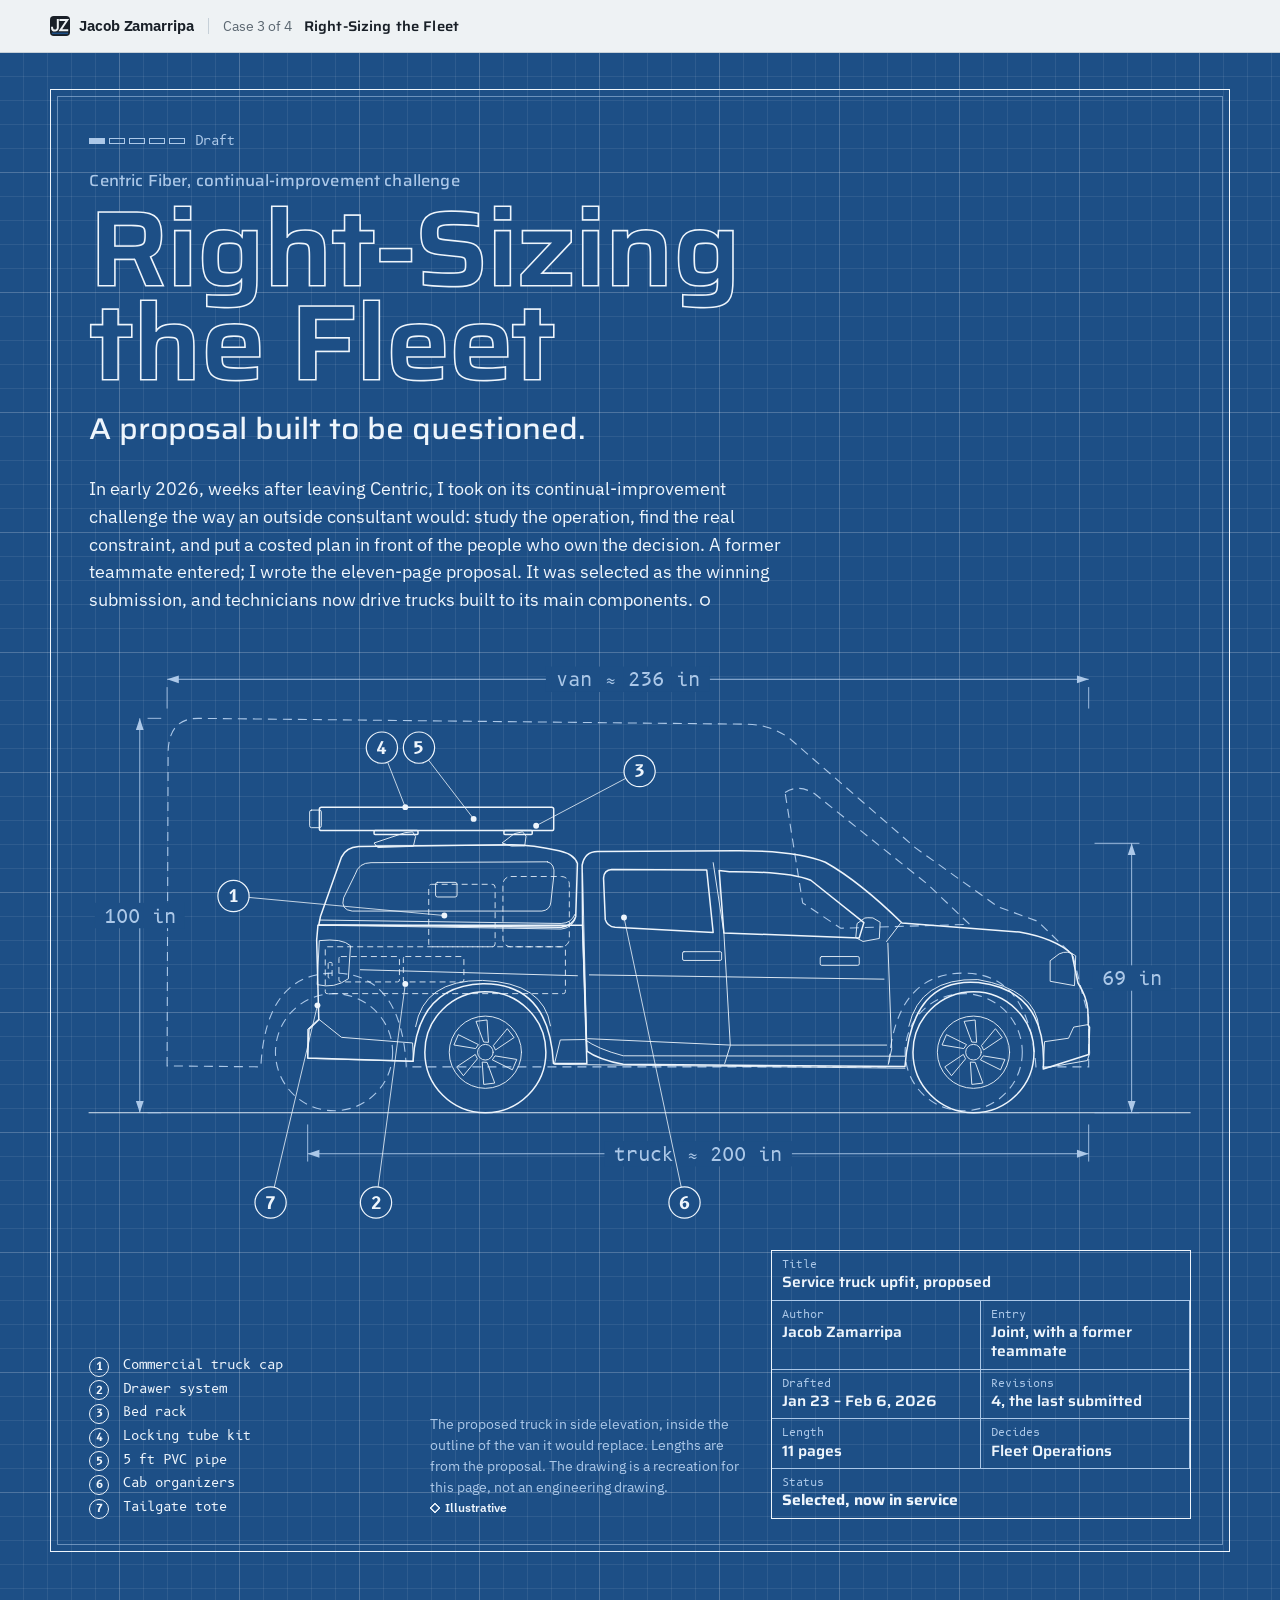
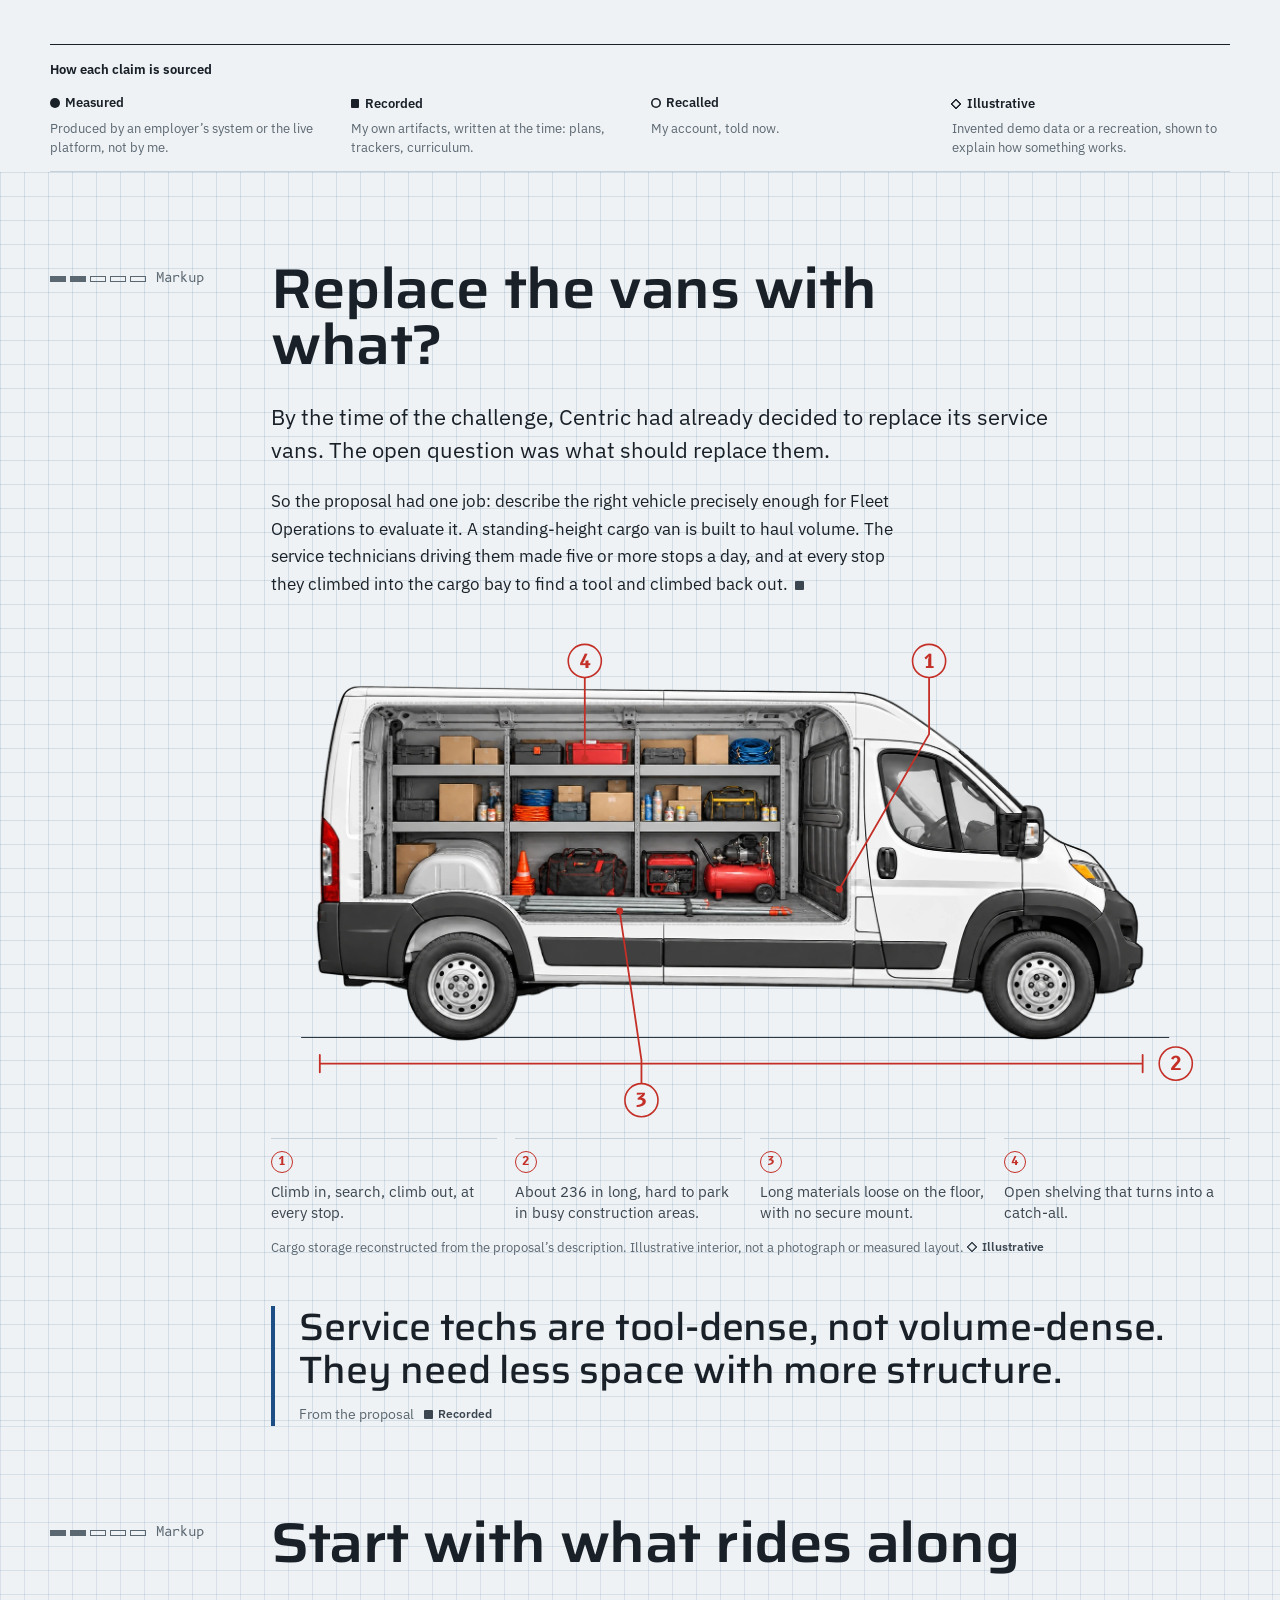
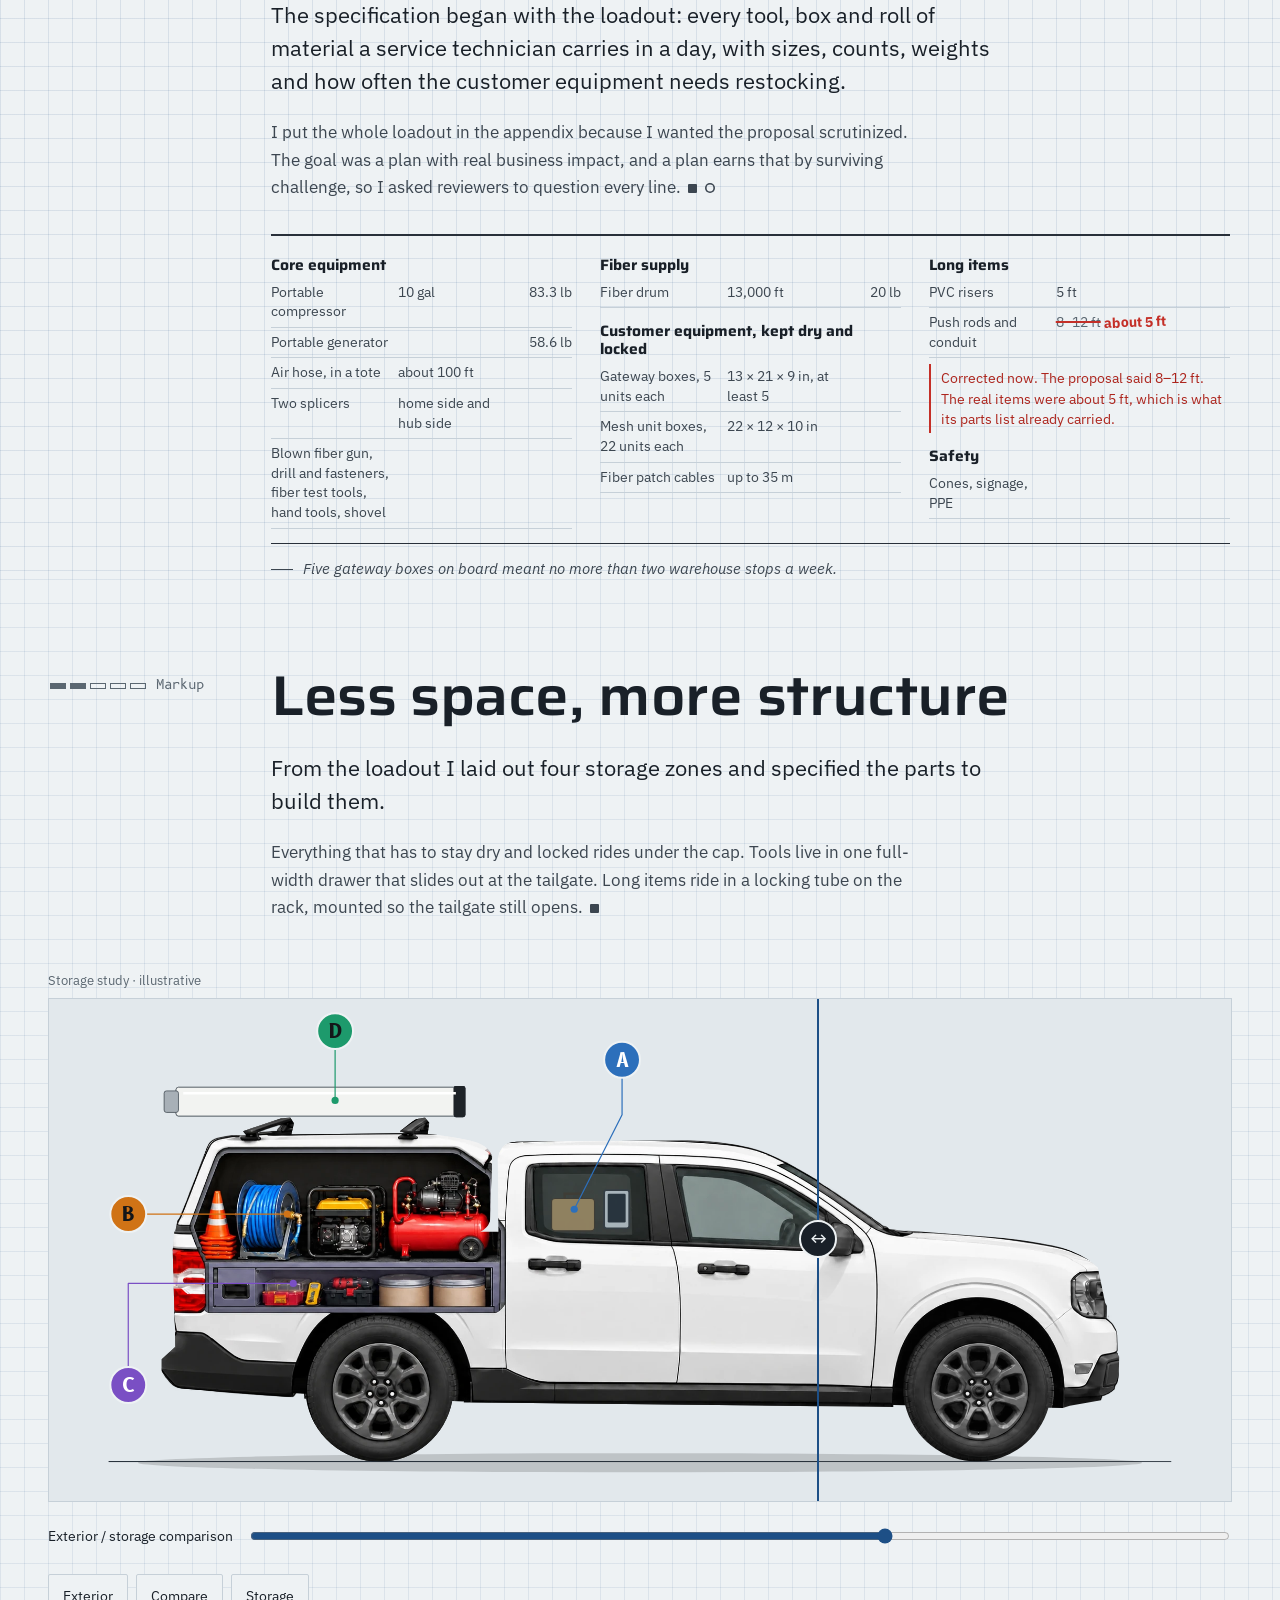
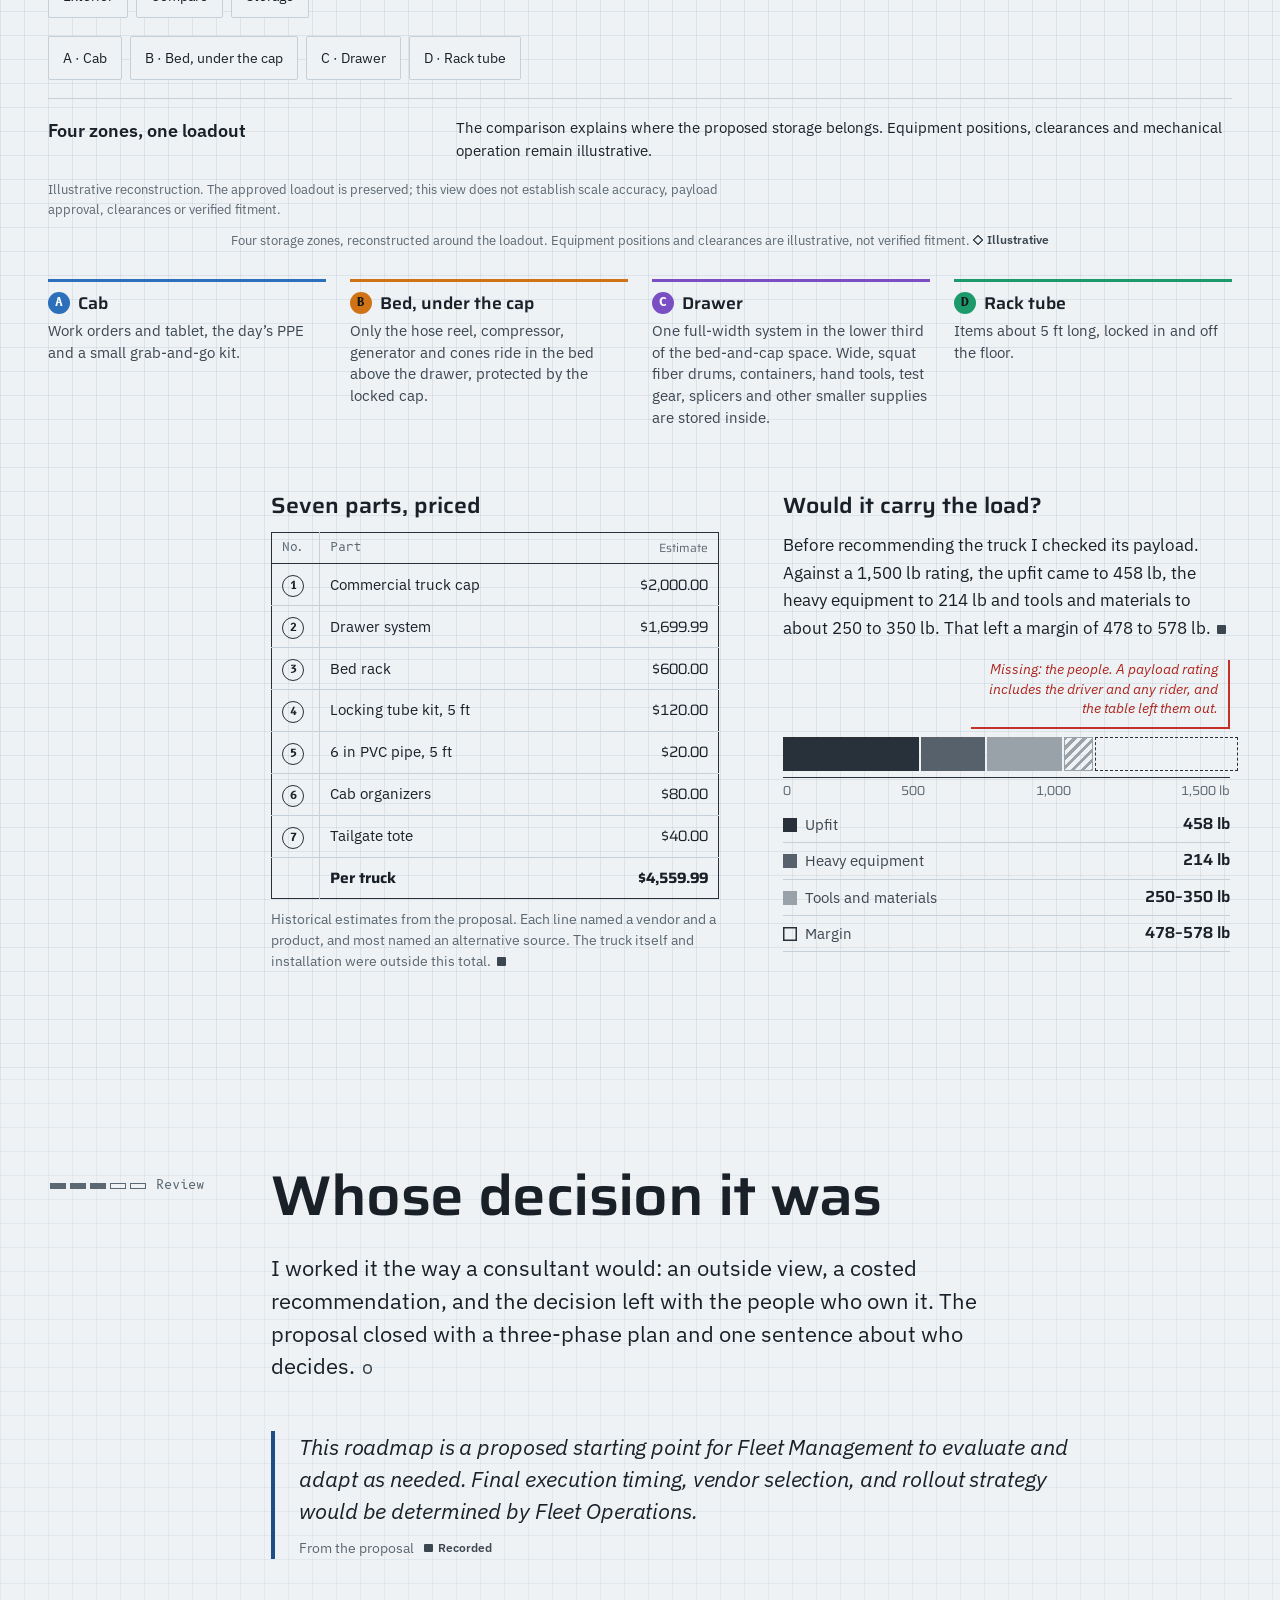
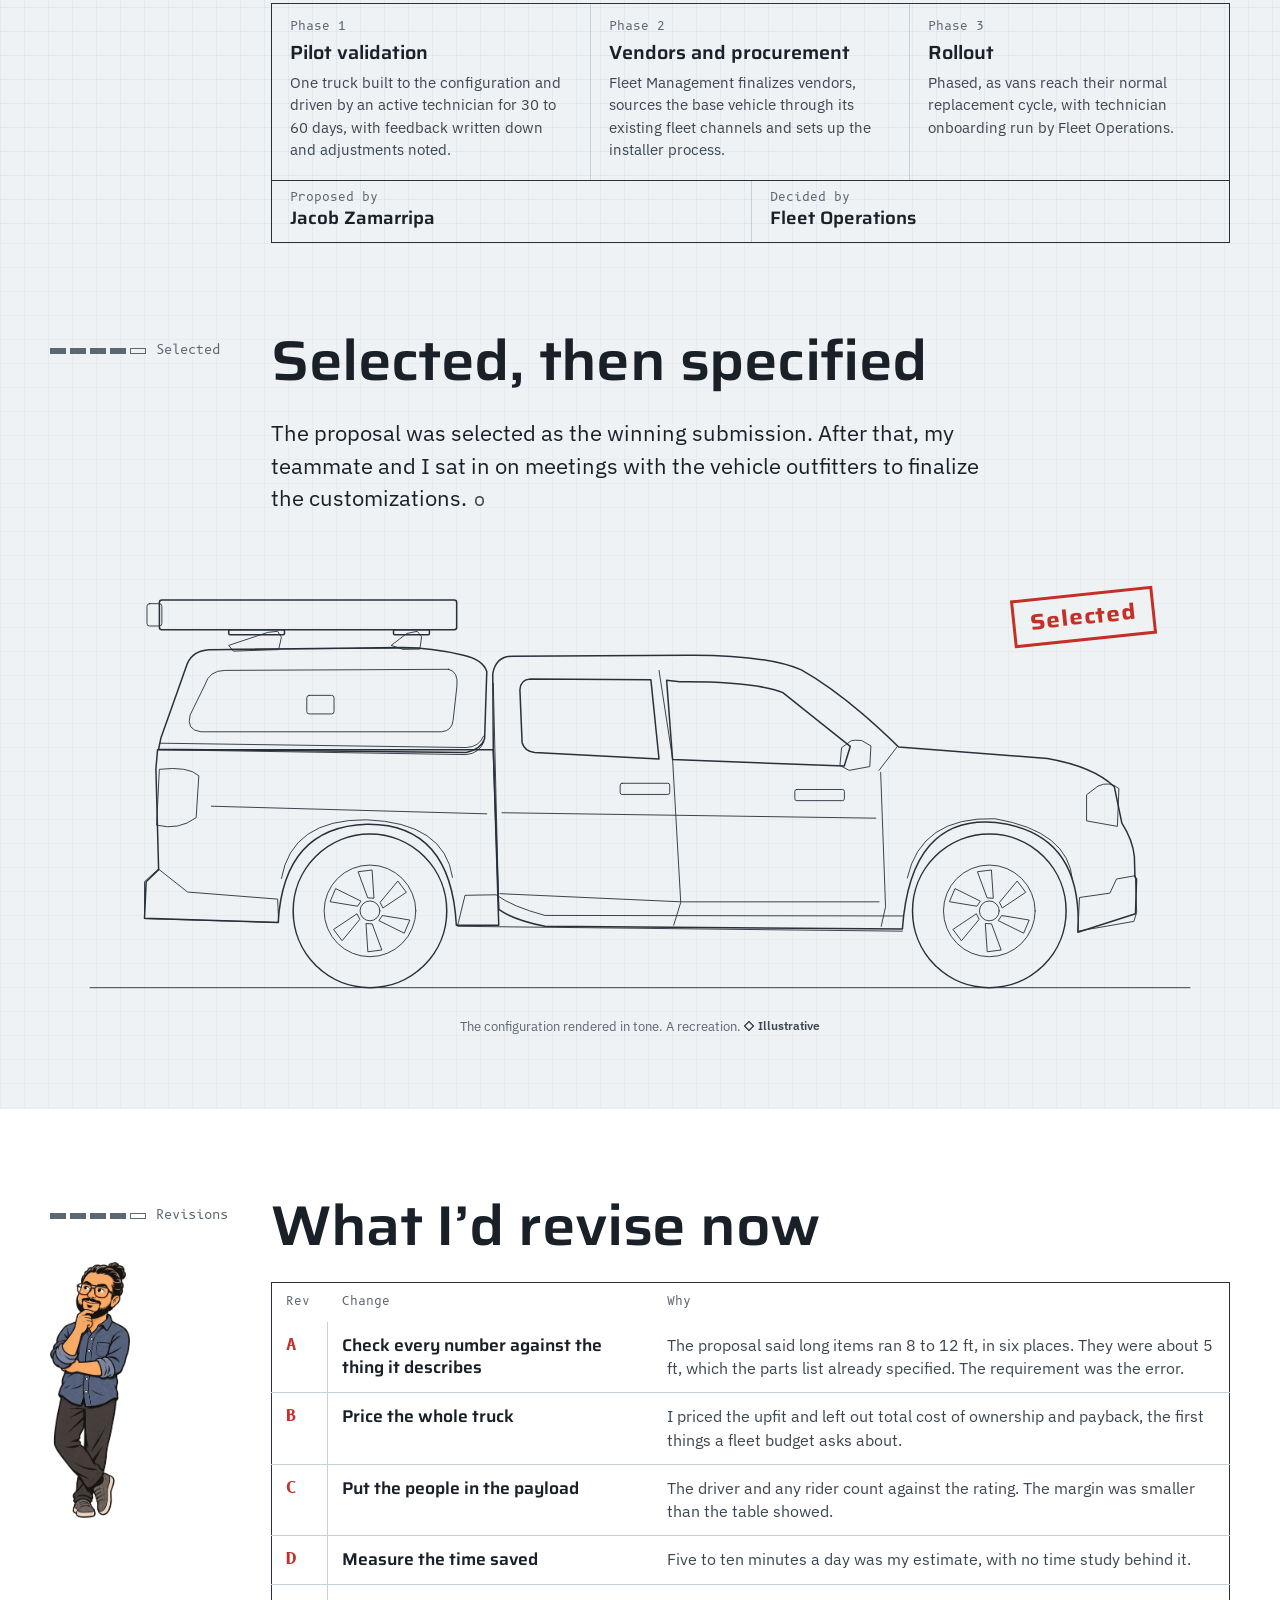
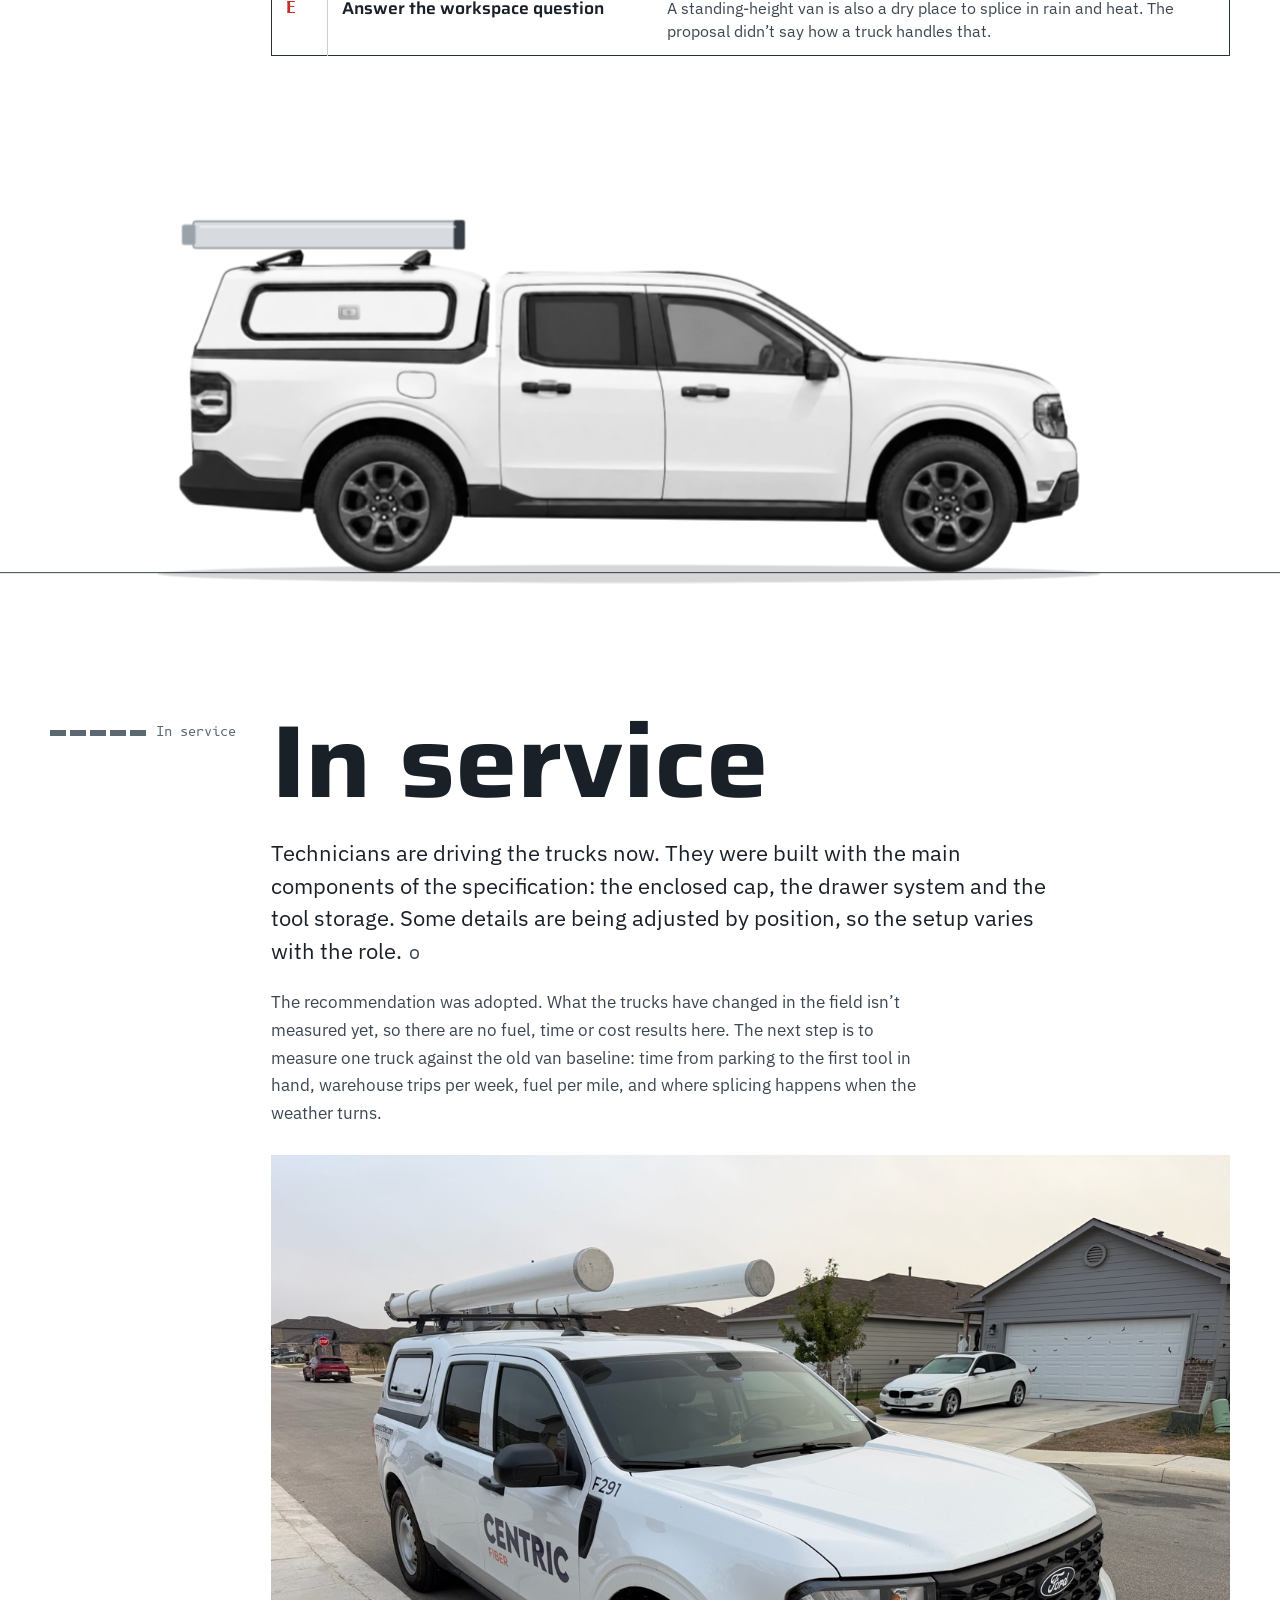
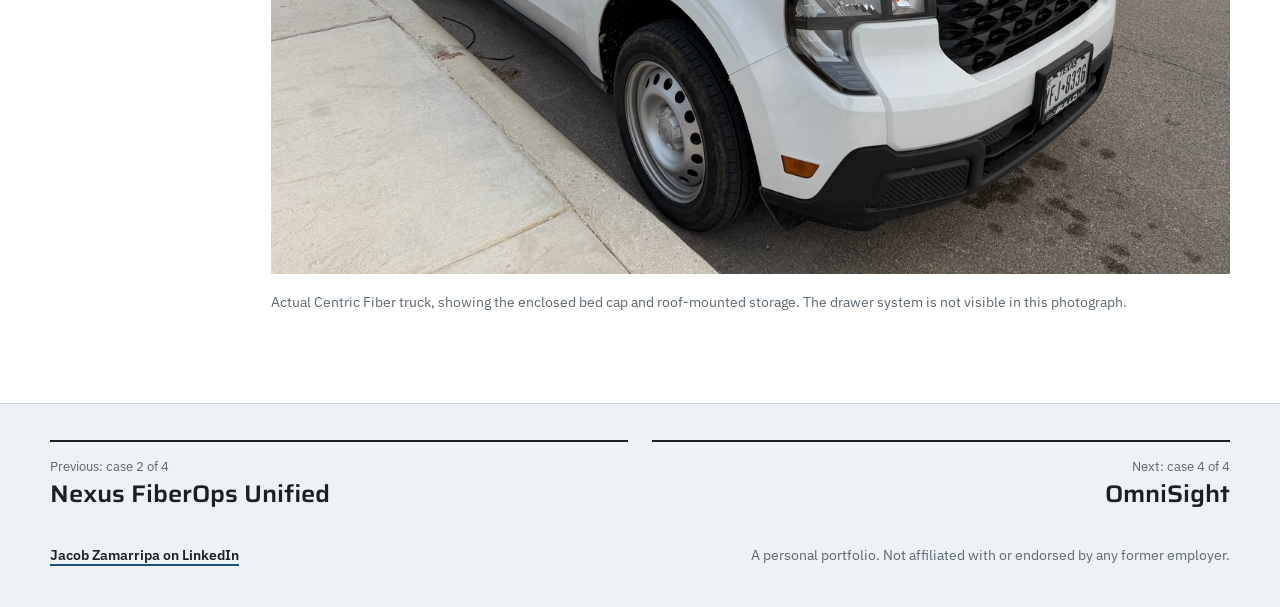
<file: ci-fleet/index.html>
<!doctype html>
<html lang="en">
<head>
<meta charset="utf-8">
<meta name="viewport" content="width=device-width, initial-scale=1">
<title>Right-Sizing the Fleet | Jacob Zamarripa</title>
<meta name="description" content="The proposal Jacob Zamarripa authored for a Centric Fiber continual-improvement challenge: a technician’s daily loadout turned into a truck specification, selected as the winning submission and now in service.">
<meta name="robots" content="index,follow">
<meta property="og:title" content="Right-Sizing the Fleet">
<meta property="og:description" content="A technician’s daily loadout, turned into a truck specification. Selected as the winning submission, and now in service.">
<meta property="og:type" content="article">
<meta property="og:image" content="https://jacobzamarripa.github.io/portfolio/ci-fleet/og-ci-fleet.png">
<meta property="og:url" content="https://jacobzamarripa.github.io/portfolio/ci-fleet/">
<meta property="og:image:width" content="1200">
<meta property="og:image:height" content="630">
<meta property="og:image:alt" content="Right-Sizing the Fleet, case 3 of 4 by Jacob Zamarripa: a blueprint line drawing of a compact pickup that turns into the finished truck.">
<meta name="twitter:card" content="summary_large_image">
<meta name="twitter:image" content="https://jacobzamarripa.github.io/portfolio/ci-fleet/og-ci-fleet.png">
<link rel="canonical" href="https://jacobzamarripa.github.io/portfolio/ci-fleet/">
<link rel="preconnect" href="https://fonts.googleapis.com">
<link rel="preconnect" href="https://fonts.gstatic.com" crossorigin>
<link rel="stylesheet" href="https://fonts.googleapis.com/css2?family=IBM+Plex+Sans:ital,wght@0,400;0,500;0,600;1,400&family=B612+Mono:wght@400;700&family=Saira:wdth,wght@100..125,300..800&display=swap">
<link rel="stylesheet" href="../assets/frame.css">
<link rel="icon" href="../assets/favicon.svg" type="image/svg+xml">
<script src="../assets/frame.js" defer></script>
<link rel="stylesheet" href="../assets/portfolio-explore.css">
<script>(function(){addEventListener("pagereveal",function(e){if(e.viewTransition)[e.viewTransition.ready,e.viewTransition.updateCallbackDone,e.viewTransition.finished].forEach(function(p){p.catch(function(){})})});try{if(/[?&]evidence=/.test(location.search)&&!matchMedia("(prefers-reduced-motion: reduce)").matches)document.documentElement.classList.add("px-arriving")}catch(e){}})()</script>
<script src="../assets/explore-data.js" defer></script>
<script src="../assets/portfolio-explore.js" defer></script>
<style>
/* =====================================================================
   Right-Sizing the Fleet: the drafting set. The page starts as a blueprint
   and finishes as a truck in service. Grounds move from cyanotype blue to
   drafting vellum (grid fading section by section) to clean paper, and the
   drawings move from line, to marked-up zones, to a tonal rendering, to
   colour. Saira (wide) for lettering, IBM Plex Sans for reading,
   B612 Mono only for drawing callouts and figures.
   Scroll motion only wipes the next drawing stage in. With JS off, reduced
   motion, or once scrolled past, every figure shows its own finished stage.
   Zone palette (blue / orange / violet / green) validated with the dataviz
   validator against both page grounds.
   ===================================================================== */
:root{
  --bp:#1d4f86;
  --bp-line:#eef5fc;
  --bp-dim:#acc8e8;
  --bp-grid:rgba(255,255,255,.075);
  --bp-grid2:rgba(255,255,255,.15);
  --paper:#eef2f4;
  --paper-2:#e2e8ec;
  --finish:#ffffff;
  --ink:#192028;
  --ink-2:#3c4650;
  --muted:#5b6771;
  --rule:#c6d0d8;
  --gridc:29,79,134;
  --pencil:#28303a;
  --pencil-2:#56616c;
  --red:#c42f27;
  --red-ink:#ad251d;
  --za:#2c6fbb;
  --zb:#d07316;
  --zc:#7a4fc4;
  --zd:#1d9a6c;
  --disp:"Saira","Bahnschrift","DIN Alternate","Arial Narrow",system-ui,sans-serif;
  --sans:"IBM Plex Sans",system-ui,-apple-system,"Segoe UI",Roboto,Arial,sans-serif;
  --mono:"B612 Mono",ui-monospace,"SF Mono",Menlo,Consolas,monospace;
  --gut:clamp(16px,4vw,48px);

  --fr-bg:var(--paper);
  --fr-surface:var(--paper-2);
  --fr-ink:var(--ink);
  --fr-ink-2:var(--ink-2);
  --fr-muted:var(--muted);
  --fr-rule:var(--rule);
  --fr-mark:var(--bp);
  --fr-mark-ink:var(--bp);
  --fr-sans:var(--sans);
  --fr-serif:var(--sans);
  --fr-max:1180px;
  --fr-gutter:var(--gut);
  color-scheme:light;
}
@media (prefers-color-scheme:dark){
  :root{
    --bp:#0f2949;
    --bp-line:#dbe9f8;
    --bp-dim:#89acd4;
    --bp-grid:rgba(160,200,245,.06);
    --bp-grid2:rgba(160,200,245,.12);
    --paper:#11171d;
    --paper-2:#19212a;
    --finish:#0c1117;
    --ink:#e4eaef;
    --ink-2:#bcc6cf;
    --muted:#909ca7;
    --rule:#2b3640;
    --gridc:120,170,232;
    --pencil:#c9d3dc;
    --pencil-2:#8d99a5;
    --red:#ff6b5d;
    --red-ink:#ff8e83;
    --fr-mark:#79aee8;
    --fr-mark-ink:#9cc4f0;
    color-scheme:dark;
  }
}

*,*::before,*::after{box-sizing:border-box}
html{-webkit-text-size-adjust:100%}
body{
  margin:0;background:var(--paper);color:var(--ink);
  font:400 1.0625rem/1.62 var(--sans);
  -webkit-font-smoothing:antialiased;text-rendering:optimizeLegibility;
}
a{color:inherit}
p{margin:0 0 1em}
h1,h2,h3{margin:0;font-weight:600}
figure{margin:0}
.wrap{width:min(1180px,100% - 2*var(--gut));margin-inline:auto}
.wrap.wide{width:min(1280px,100% - 2*var(--gut))}
.nw{white-space:nowrap}

/* ---------- frame touches ---------- */
.fr-head .fr-title{font-family:var(--disp);font-stretch:112%;font-weight:600;letter-spacing:.01em}
.fr-pager b{font-family:var(--disp);font-stretch:112%;font-weight:600;letter-spacing:0}
.fr-pager a{border-top-width:2px}
.fr-key{border-top:1px solid var(--ink)}

/* ---------- stage indicator ---------- */
.stage{white-space:nowrap;display:flex;align-items:center;gap:10px;margin:0;font:400 .8125rem/1.2 var(--mono);color:var(--muted)}
.pips{display:inline-flex;gap:4px}
.pips i{width:16px;height:6px;border:1px solid currentColor;display:block}
.pips i.on{background:currentColor}

/* ---------- hero: the blueprint sheet ---------- */
.hero{
  background-color:var(--bp);color:var(--bp-line);
  background-image:
    linear-gradient(var(--bp-grid2) 1px,transparent 1px),
    linear-gradient(90deg,var(--bp-grid2) 1px,transparent 1px),
    linear-gradient(var(--bp-grid) 1px,transparent 1px),
    linear-gradient(90deg,var(--bp-grid) 1px,transparent 1px);
  background-size:120px 120px,120px 120px,24px 24px,24px 24px;
  background-position:-1px -1px;
  padding:clamp(18px,3vw,36px) 0 clamp(28px,4vw,48px);
}
.sheet{
  position:relative;border:1.5px solid var(--bp-line);
  padding:clamp(20px,3.4vw,44px) clamp(16px,3vw,40px) clamp(18px,2.6vw,32px);
}
.sheet::before{
  content:"";position:absolute;inset:6px;border:1px solid var(--bp-dim);opacity:.55;pointer-events:none;
}
.hero .stage{color:var(--bp-dim)}
.org{margin:22px 0 10px;font:500 1rem/1.3 var(--disp);font-stretch:110%;color:var(--bp-dim);letter-spacing:.01em}
.hero-title{display:grid;grid-template-columns:minmax(0,1fr);gap:clamp(18px,2.4vw,28px)}
.hero h1{
  font:600 clamp(2.75rem,8.2vw,7.2rem)/.9 var(--disp);font-stretch:118%;letter-spacing:-.012em;
  color:var(--bp);-webkit-text-stroke:3.2px var(--bp-line);paint-order:stroke fill;
  max-width:none;text-wrap:balance;
}
@supports not (-webkit-text-stroke:1px black){.hero h1{color:var(--bp-line)}}
.subtitle{margin:clamp(-8px,-.6vw,-4px) 0 0;font:500 clamp(1.25rem,2.4vw,1.875rem)/1.2 var(--disp);font-stretch:112%;color:var(--bp-line);letter-spacing:0}
.stand{margin:0;max-width:40em;font-size:clamp(1.0625rem,1.4vw,1.1875rem);line-height:1.55;color:var(--bp-line)}
.hero-head{position:relative;z-index:1}
.hero-fig{margin:clamp(18px,3vw,36px) 0 0}
.hero-fig svg{display:block;width:100%;height:auto}
.hero-foot{
  display:grid;grid-template-columns:minmax(0,1fr) minmax(0,1fr) minmax(300px,420px);gap:20px 28px;align-items:end;
  margin-top:clamp(10px,2vw,20px);
}
.parts-mini{list-style:none;margin:0;padding:0;display:grid;grid-template-columns:minmax(0,1fr);gap:3px 16px;font:400 .8125rem/1.4 var(--mono);color:var(--bp-line)}
.parts-mini b{display:inline-grid;place-items:center;width:20px;height:20px;border:1px solid var(--bp-line);border-radius:50%;font-weight:700;font-size:.6875rem;margin-right:6px;vertical-align:-1px}
.hero-cap{margin:0;font-size:.875rem;line-height:1.5;color:var(--bp-dim);max-width:34em}
.hero .fr-ev{color:var(--bp-line)}
.tblock{
  margin:0;display:grid;grid-template-columns:repeat(2,minmax(0,1fr));
  border:1.5px solid var(--bp-line);
}
.tblock>div{padding:7px 10px;border-right:1px solid var(--bp-dim);border-bottom:1px solid var(--bp-dim);min-width:0}
.tblock>div:nth-child(2n+1):not(.tb-wide){border-right:1px solid var(--bp-dim)}
.tblock .tb-wide{grid-column:1/-1;border-right:0}
.tblock>div:nth-child(odd):not(.tb-wide){}
.tblock>div:last-child{border-bottom:0}
.tblock dt{font:400 .6875rem/1.2 var(--mono);color:var(--bp-dim);margin-bottom:2px}
.tblock dd{margin:0;font:600 .9375rem/1.3 var(--disp);font-stretch:108%;color:var(--bp-line)}
.tb-status dd{font-weight:700}

/* ---------- blueprint & paper drawings ---------- */
.tr{display:block;width:100%;height:auto;overflow:visible}
.tr .l,.tr .lt,.tr .lh,.tr .gh,.tr .dim,.tr .lead,.tr .rl,.tr .rn,.tr .z,.tr .s-outline,.tr .s-line,.tr .s-glass,.tr .s-tube,.tr .s-spoke,.tr .f-outline,.tr .f-seam,.tr .f-glass,.tr .f-tube,.tr .f-panel,.tr .f-spoke,.tr .f-rim,.tr .f-metal,.tr .f-lane,.tr .f-wire,.tr .edge,.tr .bal circle{vector-effect:non-scaling-stroke}
.tr .l{fill:none;stroke:var(--ln);stroke-width:1.5px;stroke-linejoin:round;stroke-linecap:round}
.tr .lt{fill:none;stroke:var(--ln);stroke-width:.9px;stroke-linejoin:round;stroke-linecap:round}
.tr .lh{fill:none;stroke:var(--ln);stroke-width:1px;stroke-dasharray:6 4;opacity:.85}
.tr .sk{stroke:var(--ln2)}
.tr .gh{fill:none;stroke:var(--dim);stroke-width:1.1px;stroke-dasharray:9 6}
.tr .dim{fill:none;stroke:var(--dim);stroke-width:.9px}
.tr .dima{fill:var(--dim)}
.tr .dimbg{fill:var(--sheetbg)}
.tr .dimt{fill:var(--dim);font:400 19px var(--mono);text-anchor:middle;dominant-baseline:central}
.tr .bal .lead{fill:none;stroke:var(--ln);stroke-width:.8px}
.tr .bal .dot{fill:var(--ln)}
.tr .bal circle:not(.dot){fill:var(--sheetbg);stroke:var(--ln);stroke-width:1.2px}
.tr .bal text{fill:var(--ln);font:700 17px var(--mono);text-anchor:middle;dominant-baseline:central}
.tr-bp{--ln:var(--bp-line);--ln2:var(--bp-dim);--dim:var(--bp-dim);--sheetbg:var(--bp)}
.tr-paper,.tr-fin{--ln:var(--pencil);--ln2:var(--pencil-2);--dim:var(--pencil-2);--sheetbg:var(--paper)}
.tr .red .rl{fill:none;stroke:var(--red);stroke-width:1.8px;stroke-linecap:round;stroke-linejoin:round}
.tr .red .rn{fill:var(--paper);stroke:var(--red);stroke-width:1.6px}
.tr-van .l{stroke-width:1.6px}
.tr-van .lt{stroke-width:1px}
.tr .red .rt{fill:var(--red);font:700 22px var(--mono);text-anchor:middle;dominant-baseline:central}

/* zones */
.tr .z{stroke-width:1.2px;fill-opacity:.15;stroke-opacity:.9}
.tr .z-a{fill:var(--za);stroke:var(--za)}
.tr .z-b{fill:var(--zb);stroke:var(--zb)}
.tr .z-c{fill:var(--zc);stroke:var(--zc)}
.tr .z-d{fill:var(--zd);stroke:var(--zd)}
.tr .zl text{fill:#fff;font:700 15px var(--mono);text-anchor:middle;dominant-baseline:central}
.tr .zl-a circle{fill:var(--za)}
.tr .zl-b circle{fill:var(--zb)}
.tr .zl-c circle{fill:var(--zc)}
.tr .zl-d circle{fill:var(--zd)}

/* tonal rendering (grey pencil) */
.sg-hi{stop-color:#f2f3f4}.sg-lo{stop-color:#a9b1b9}
.sg-g1{stop-color:#7d8893}.sg-g2{stop-color:#3c444d}
.tr .s-shadow{fill:#000;opacity:.16}
.tr .s-body{stroke:none}
.tr .s-clad{fill:#6e7780}
.tr .s-soft{fill:#000;opacity:.05;stroke:#000;stroke-opacity:.18;stroke-width:1}
.tr .s-line{fill:none;stroke:#3a424a;stroke-width:.8px;opacity:.6}
.tr .s-glass{stroke:#2b3138;stroke-width:.8px}
.tr .s-glint{fill:#fff;opacity:.22}
.tr .s-dark{fill:#363d45}
.tr .s-lamp{fill:#e6e9ec;stroke:#3a424a;stroke-width:1}
.tr .s-tail{fill:#585f67}
.tr .s-tube{fill:#d7dbdf;stroke:#3a424a;stroke-width:.8px}
.tr .s-spoke{fill:none;stroke:#8e979f;stroke-width:3px;stroke-linecap:round}
.tr .s-tubehi{stroke:#fff;stroke-width:2;opacity:.6;fill:none}
.tr .s-metal{fill:#9aa2aa}
.tr .s-tire{fill:#2a2f35}
.tr .s-rim{fill:#c3c8cd}
.tr .s-outline{fill:none;stroke:#252b31;stroke-width:1.1px;stroke-linejoin:round}

/* finished, in colour */
.fg-hi{stop-color:#ffffff}.fg-mid{stop-color:#eef0f1}.fg-lo{stop-color:#c4cbd1}
.fg-g1{stop-color:#8fb0cd}.fg-g2{stop-color:#1f3348}
.fg-sky1{stop-color:#bcd7ee}.fg-sky2{stop-color:#eef4f8}
.fg-rim1{stop-color:#e4e8eb}.fg-rim2{stop-color:#8d969e}
.fg-beam1{stop-color:#fff6cf;stop-opacity:0}.fg-beam2{stop-color:#fff6cf;stop-opacity:0}
.fg-glow1{stop-color:#e0413a;stop-opacity:0}.fg-glow2{stop-color:#e0413a;stop-opacity:0}
.tr .f-far{fill:#a9c2b4}
.tr .f-near{fill:#86a596}
.tr .f-curb{fill:#c9cdd0}
.tr .f-pole{fill:#8a7a68}
.tr .f-wire{fill:none;stroke:#3d4650;stroke-width:1.6;opacity:.7}
.tr .f-road{fill:#41474e}
.tr .f-lane{stroke:#f2f2ee;stroke-width:5;stroke-dasharray:60 46;fill:none}
.tr .f-shadow{fill:#000;opacity:.35}
.tr .f-well{fill:#15191d}
.tr .s-well{fill:#30363d}
.tr .f-body{stroke:none}
.tr .f-clad{fill:#2b3138}
.tr .f-panel{fill:none;stroke:#b7bec4;stroke-width:.8px}
.tr .f-trim{fill:#2b3138}
.tr .f-glass{stroke:#1d242b;stroke-width:.9px}
.tr .f-glint{fill:#fff;opacity:.28}
.tr .f-seam{fill:none;stroke:#9aa3aa;stroke-width:.8px}
.tr .f-dark{fill:#22282e}
.tr .f-lamp{fill:#fbf6df;stroke:#3a424a;stroke-width:1}
.tr .f-tail{fill:#c8312b}
.tr .f-rack{fill:#1e2328}
.tr .f-railline{fill:none;stroke:#1e2328;stroke-width:1.2px;vector-effect:non-scaling-stroke}
.tr .f-tube{fill:#f2f3f1;stroke:#5c656d;stroke-width:.8px}
.tr .f-tubehi{stroke:#fff;stroke-width:2;fill:none}
.tr .f-metal{fill:#a8b0b7;stroke:#4a525a;stroke-width:.8px}
.tr .f-tire{fill:#1b1f23}
.tr .f-rim{stroke:#4a525a;stroke-width:.8px}
.tr .f-spoke{fill:none;stroke:#59626b;stroke-width:3.4px;stroke-linecap:round}
.tr .f-hub{fill:#4e565e}
.tr .f-outline{fill:none;stroke:#1d2329;stroke-width:1px;stroke-linejoin:round}
@media (prefers-color-scheme:dark){
  .sg-hi{stop-color:#c9cfd5}.sg-lo{stop-color:#6c757e}
  .tr .s-shadow{opacity:.45}
  .tr .s-outline{stroke:#0d1115}
  .fg-sky1{stop-color:#07111e}.fg-sky2{stop-color:#1c3048}
  .fg-hi{stop-color:#e9edf0}.fg-mid{stop-color:#c9d0d6}.fg-lo{stop-color:#7d8891}
  .fg-g1{stop-color:#3c5772}.fg-g2{stop-color:#0c1621}
  .fg-beam1{stop-color:#fff1bd;stop-opacity:.42}.fg-beam2{stop-color:#fff1bd;stop-opacity:0}
  .fg-glow1{stop-color:#ff4a3d;stop-opacity:.55}.fg-glow2{stop-color:#ff4a3d;stop-opacity:0}
  .tr .f-far{fill:#16263a}
  .tr .f-near{fill:#1b2c3f}
  .tr .f-curb{fill:#3a434c}
  .tr .f-pole{fill:#24303d}
  .tr .f-wire{stroke:#5a6c80}
  .tr .f-road{fill:#171b20}
  .tr .f-lane{stroke:#b9b48a}
  .tr .f-shadow{opacity:.6}
  .tr .f-lamp{fill:#fff7cf}
  .tr .f-tail{fill:#ff4a3d}
  .tr .f-glint{opacity:.12}
  .tr .f-rack{fill:#3a434d}
  .tr .f-tube{fill:#d5d9dc}
}

/* wipe edge: only while a stage is being drawn in */
.tr .edge{display:none;stroke:var(--red);stroke-width:1.5px;stroke-dasharray:4 6}
.fl-scroll [data-build].is-drawing .tr .edge{display:inline}

/* ---------- vellum sections ---------- */
.sh{
  --ga:.12;
  background-color:var(--paper);
  background-image:
    linear-gradient(rgba(var(--gridc),var(--ga)) 1px,transparent 1px),
    linear-gradient(90deg,rgba(var(--gridc),var(--ga)) 1px,transparent 1px);
  background-size:24px 24px;
  padding:clamp(56px,7vw,96px) 0 0;
}
.sh-1{--ga:.13}
.sh-2{--ga:.11}
.sh-3{--ga:.09;padding-bottom:clamp(8px,2vw,16px)}
.sh-4{--ga:.06}
.sh-5{--ga:.035;padding-bottom:clamp(40px,6vw,72px)}
.sh-6{--ga:0;background-image:none;background-color:var(--finish);padding-bottom:clamp(56px,7vw,96px)}
.keywrap{padding-top:clamp(28px,4vw,44px)}
.cols{display:grid;grid-template-columns:170px minmax(0,1fr);gap:0 clamp(24px,4vw,56px)}
.side{padding-top:10px}
/* editorial figure: one, in the reflective section, beside the revisions it belongs to */
.side-fig{margin:clamp(28px,3vw,40px) 0 0;pointer-events:none;user-select:none}
.side-fig img{display:block;width:auto;height:clamp(200px,20vw,260px)}
@media (prefers-color-scheme:dark){.side-fig img{filter:drop-shadow(0 0 1px rgba(255,255,255,.5))}}
.main{min-width:0}
.sh h2,.done h2{
  font:600 clamp(2rem,4.6vw,3.5rem)/1 var(--disp);font-stretch:114%;letter-spacing:-.01em;
  margin-bottom:clamp(18px,2.4vw,28px);max-width:18ch;
}
.lede{font-size:clamp(1.125rem,1.7vw,1.375rem);line-height:1.5;max-width:34em;color:var(--ink)}
.prose p,.prose-p{max-width:38em}
.prose-p{color:var(--ink-2)}
.small{font-size:.875rem;line-height:1.5;color:var(--muted)}
.h3{font:600 1.375rem/1.15 var(--disp);font-stretch:110%;margin:0 0 14px}

/* the question */
.two{display:grid;grid-template-columns:minmax(0,5fr) minmax(0,6fr);gap:clamp(24px,4vw,56px);align-items:start}
.van svg{max-width:560px}
.redlist{list-style:none;margin:12px 0 10px;padding:0;display:grid;gap:5px;font-size:.9375rem;line-height:1.4;color:var(--ink-2)}
.redlist b{display:inline-grid;place-items:center;width:22px;height:22px;margin-right:10px;border:1.6px solid var(--red);border-radius:50%;color:var(--red);font:700 .75rem/1 var(--mono);vertical-align:1px}
figcaption,.van figcaption{font-size:.8125rem;line-height:1.45;color:var(--muted)}
.pull{margin:clamp(28px,4vw,48px) 0 0;padding:0 0 0 clamp(16px,2vw,24px);border-left:4px solid var(--bp)}
.pull p{margin:0 0 10px;font:500 clamp(1.5rem,3.1vw,2.375rem)/1.15 var(--disp);font-stretch:108%;letter-spacing:-.005em;max-width:24em}
.pull footer{font-size:.875rem;color:var(--muted);display:flex;gap:10px;align-items:center}
.pull-quiet p{font:400 clamp(1.125rem,1.8vw,1.375rem)/1.45 var(--sans);font-style:italic;max-width:36em}
@media (prefers-color-scheme:dark){.pull{border-left-color:#4f86c6}}

/* the loadout schedule */
.sched{
  margin:clamp(20px,3vw,32px) 0 0;display:grid;grid-template-columns:repeat(3,minmax(0,1fr));gap:0 28px;
  border-top:2px solid var(--pencil);border-bottom:1px solid var(--pencil);padding:6px 0 14px;
  font-family:var(--sans);font-size:.875rem;line-height:1.4;font-variant-numeric:tabular-nums;
}
.sg{min-width:0}
.sg-h{font:700 .9375rem/1.2 var(--disp);font-stretch:108%;margin:14px 0 4px;color:var(--ink)}
.sr{display:grid;grid-template-columns:minmax(0,1fr) minmax(0,1fr) 3.4em;gap:8px;padding:5px 0;border-bottom:1px solid var(--rule);color:var(--ink-2)}
.sr span:last-child{text-align:right}
.sr span:empty{display:block}
.sr-red s{text-decoration-color:var(--red);text-decoration-thickness:2px;color:var(--muted)}
.pencil{font-style:normal;color:var(--red);font-weight:700;display:inline-block;transform:rotate(-2deg)}
.note-red{margin:6px 0 0;padding:4px 0 4px 10px;border-left:2px solid var(--red);color:var(--red-ink);font-size:.875rem;line-height:1.45}
.margin-note{margin:14px 0 0;font:italic 400 .9375rem/1.4 var(--sans);color:var(--ink-2)}
.margin-note::before{content:"";display:inline-block;width:22px;height:1px;background:currentColor;vertical-align:4px;margin-right:10px}

/* the spec */
.zones,.render{margin-top:clamp(18px,3vw,32px);position:relative}
.zones svg,.render svg{max-width:1100px;margin-inline:auto}
.zones figcaption,.render figcaption{text-align:center;margin-top:6px}
.zlegend{margin:clamp(16px,2.6vw,28px) 0 clamp(36px,5vw,64px);display:grid;grid-template-columns:repeat(4,minmax(0,1fr));gap:16px 24px}
.zlegend>div{border-top:3px solid var(--zc);padding-top:10px;min-width:0}
.zlegend .zk-a{border-top-color:var(--za)}
.zlegend .zk-b{border-top-color:var(--zb)}
.zlegend .zk-c{border-top-color:var(--zc)}
.zlegend .zk-d{border-top-color:var(--zd)}
.zlegend dt{font:600 1.0625rem/1.2 var(--disp);font-stretch:108%;margin-bottom:6px;display:flex;align-items:center;gap:8px}
.zlegend dt b{display:inline-grid;place-items:center;width:22px;height:22px;border-radius:50%;color:#fff;font:700 .75rem/1 var(--mono);background:var(--zc)}
.zk-a dt b{background:var(--za)}.zk-b dt b{background:var(--zb)}.zk-d dt b{background:var(--zd)}
.zk-b dt b,.zk-d dt b{color:#141619}
.zlegend dd{margin:0;font-size:.9375rem;line-height:1.45;color:var(--ink-2)}
.split{display:grid;grid-template-columns:minmax(0,1fr) minmax(0,1fr);gap:clamp(28px,5vw,64px);align-items:start;padding-bottom:clamp(48px,6vw,80px)}
.bom{width:100%;border-collapse:collapse;font-family:var(--sans);font-size:.9375rem;border:1.5px solid var(--pencil);margin-bottom:10px}
.bom th,.bom td{padding:8px 10px;border-bottom:1px solid var(--rule);text-align:left;vertical-align:middle}
.bom thead th{font:400 .75rem/1.2 var(--mono);color:var(--muted);border-bottom:1.5px solid var(--pencil)}
.bom td:first-child,.bom th:first-child{width:3.2em;border-right:1px solid var(--rule)}
.bom .num{text-align:right;font-family:var(--disp);font-stretch:100%;font-variant-numeric:tabular-nums lining-nums;white-space:nowrap}
.bom tfoot th,.bom tfoot td{border-top:1.5px solid var(--pencil);border-bottom:0;font-weight:700;color:var(--ink);font-size:.9375rem}
.bom tfoot th{font-family:var(--disp);font-stretch:108%}
.bn{font-family:var(--mono);display:inline-grid;place-items:center;width:22px;height:22px;border:1.4px solid var(--pencil);border-radius:50%;font-size:.6875rem;font-weight:700}

/* payload bar */
.pl{margin-top:18px}
.pl-red{margin:0 0 8px;display:flex;justify-content:flex-end}
.pl-red span{
  width:58%;padding:0 10px 8px 0;border-right:2px solid var(--red);border-bottom:2px solid var(--red);text-align:right;
  font:italic 400 .875rem/1.4 var(--sans);color:var(--red-ink);
}
.pl-bar{display:flex;height:34px;gap:2px}
.pl-s{display:block;flex-grow:0;flex-shrink:0;min-width:0}
.pl-up{background:var(--pencil)}
.pl-hv{background:var(--pencil-2)}
.pl-tl{background:color-mix(in srgb,var(--pencil-2) 55%,var(--paper))}
.pl-rg{background:repeating-linear-gradient(135deg,color-mix(in srgb,var(--pencil-2) 55%,var(--paper)) 0 3px,transparent 3px 7px);box-shadow:inset 0 0 0 1px color-mix(in srgb,var(--pencil-2) 55%,var(--paper))}
.pl-mg{background:transparent;box-shadow:inset 0 0 0 1.5px var(--pencil);background-image:repeating-linear-gradient(90deg,transparent 0 10px,transparent 10px)}
.pl-bar .pl-mg{outline:1.5px dashed var(--pencil);outline-offset:-1.5px;box-shadow:none}
.pl-scale{display:flex;justify-content:space-between;margin-top:6px;font:400 .8125rem/1 var(--disp);font-variant-numeric:tabular-nums;color:var(--muted);border-top:1px solid var(--pencil);padding-top:6px}
.pl-key{margin:16px 0 0;display:grid;grid-template-columns:minmax(0,1fr);gap:6px}
.pl-key>div{display:flex;justify-content:space-between;gap:10px;border-bottom:1px solid var(--rule);padding-bottom:5px;font-size:.9375rem}
.pl-key dt{display:flex;align-items:center;gap:8px;color:var(--ink-2)}
.pl-key dd{margin:0;font:600 1rem/1.4 var(--disp);font-variant-numeric:tabular-nums;color:var(--ink);white-space:nowrap}
.pl-key i{width:14px;height:14px;display:block;flex:none}
.pl-key i.pl-mg{outline:1.5px dashed var(--pencil);outline-offset:-1.5px}

/* decision rights */
.approve{margin-top:clamp(28px,4vw,44px);border:1.5px solid var(--pencil)}
.phases{list-style:none;margin:0;padding:0;display:grid;grid-template-columns:repeat(3,minmax(0,1fr))}
.phases li{padding:16px 18px 18px;border-right:1px solid var(--rule);min-width:0}
.phases li:last-child{border-right:0}
.ph-n{display:block;font:400 .75rem/1.2 var(--mono);color:var(--muted);margin-bottom:6px}
.phases b{display:block;font:600 1.1875rem/1.2 var(--disp);font-stretch:108%;margin-bottom:8px}
.phases p{margin:0;font-size:.9375rem;line-height:1.5;color:var(--ink-2)}
.signoff{display:grid;grid-template-columns:1fr 1fr;border-top:1.5px solid var(--pencil)}
.signoff>div{padding:10px 18px 12px;display:flex;flex-direction:column;gap:2px}
.signoff>div+div{border-left:1px solid var(--rule)}
.signoff span{font:400 .75rem/1.2 var(--mono);color:var(--muted)}
.signoff b{font:600 1.125rem/1.3 var(--disp);font-stretch:108%}

/* selected */
.stamp{
  position:absolute;right:clamp(8px,6vw,90px);top:clamp(0px,2vw,24px);
  font:700 clamp(.875rem,1.8vw,1.375rem)/1 var(--disp);font-stretch:118%;letter-spacing:.04em;
  color:var(--red);border:3px solid var(--red);padding:.45em .7em;transform:rotate(-6deg);
  background:color-mix(in srgb,var(--paper) 70%,transparent);
}

/* revisions */
.revs{width:100%;border-collapse:collapse;border:1.5px solid var(--pencil)}
.revs th,.revs td{padding:12px 14px;text-align:left;vertical-align:top;border-bottom:1px solid var(--rule)}
.revs thead th{font:400 .75rem/1.2 var(--mono);color:var(--muted);border-bottom:1.5px solid var(--pencil)}
.revs tbody td:first-child{font:700 1rem/1.4 var(--mono);color:var(--red);width:3.5em;border-right:1px solid var(--rule)}
.revs tbody th{font:600 1.0625rem/1.3 var(--disp);font-stretch:106%;width:34%}
.revs tbody td:last-child{color:var(--ink-2);font-size:.9688rem;line-height:1.5}
.revs tr:last-child>*{border-bottom:0}

/* in service */
.done{background:var(--finish);padding:0 0 clamp(56px,7vw,96px)}
.fin{display:block;overflow:hidden}
.fin svg{width:100%;max-height:none}
.done .cols{padding-top:clamp(36px,5vw,64px)}
.done h2{font-size:clamp(2.75rem,8vw,6.5rem);line-height:.92;font-weight:700;font-stretch:118%;max-width:none}
.done .lede{max-width:36em}
.fin-cap{margin-top:18px}
.service-photo{margin-top:28px}
.service-photo img{display:block;width:100%;height:auto}

/* ---------- responsive ---------- */
@media (max-width:1100px){
  .hero-foot{grid-template-columns:minmax(0,1fr) minmax(280px,380px)}
  .parts-mini{grid-column:1/-1;grid-template-columns:repeat(4,minmax(0,1fr))}
  .zlegend{grid-template-columns:repeat(2,minmax(0,1fr))}
}
@media (max-width:900px){
  .cols{grid-template-columns:minmax(0,1fr)}
  .side{padding:0 0 14px}
  .side-fig{display:none}
  .two{grid-template-columns:minmax(0,1fr)}
  .hero-title{grid-template-columns:minmax(0,1fr)}
  .sched{grid-template-columns:minmax(0,1fr)}
  .split{grid-template-columns:minmax(0,1fr)}
  .hero-foot{grid-template-columns:minmax(0,1fr)}
  .parts-mini{grid-template-columns:repeat(2,minmax(0,1fr))}
  .tblock{max-width:460px}
}
@media (max-width:640px){
  .phases{grid-template-columns:minmax(0,1fr)}
  .phases li{border-right:0;border-bottom:1px solid var(--rule)}
  .phases li:last-child{border-bottom:0}
  .zlegend{grid-template-columns:minmax(0,1fr)}
  .pl-key{grid-template-columns:minmax(0,1fr)}
  .pl-red span{width:auto;min-width:0;max-width:70%}
  .revs thead{display:none}
  .revs,.revs tbody,.revs tr,.revs th,.revs td{display:block;width:auto}
  .revs tr{display:grid;grid-template-columns:2.6em minmax(0,1fr);border-bottom:1px solid var(--rule)}
  .revs tr:last-child{border-bottom:0}
  .revs tbody td:first-child{grid-row:1/3;border-right:0;width:auto}
  .revs tbody th{width:auto;border-bottom:0;padding-bottom:2px}
  .revs tbody td:last-child{border-bottom:0;padding-top:0;grid-column:2}
  .sheet::before{inset:4px}
  .hero h1{-webkit-text-stroke-width:2.4px}
  .fin{margin-inline:0}
  .bom{font-size:.8125rem}
  .bom th,.bom td{padding:7px 8px}
}
@media (max-width:420px){
  .parts-mini{grid-template-columns:minmax(0,1fr)}
  .tblock{grid-template-columns:minmax(0,1fr)}
  .tblock>div{border-right:0}
}
/* Reconstructed cargo studies: existing page mechanics and colors retained. */
.van-layout{display:grid;grid-template-columns:minmax(0,1fr);gap:24px}
.van-layout .prose{max-width:52em}
.van-study{margin:0}
.van-study>svg{max-width:1100px;margin-inline:auto}
.van-study .redlist{grid-template-columns:repeat(4,minmax(0,1fr));gap:18px;margin:12px 0 16px}
.van-study .redlist li{border-top:1px solid var(--rule);padding-top:12px}
.van-study .redlist b{display:grid;margin:0 0 8px}
.van-study>figcaption{max-width:70em}
.cut-red-dot{fill:var(--red)}
.cut-label .cut-lead{fill:none;stroke:var(--zone);stroke-width:1.2px;vector-effect:non-scaling-stroke;stroke-linecap:round;stroke-linejoin:round}
.cut-label .cut-dot,.cut-label .cut-badge{fill:var(--zone)}
.cut-label .cut-badge{stroke:var(--paper);stroke-width:2px;vector-effect:non-scaling-stroke}
.cut-label text{fill:#fff;font:700 17px var(--mono);text-anchor:middle;dominant-baseline:central}
.cut-label[style*="--zb"] text,.cut-label[style*="--zd"] text{fill:#141619}
.cut-detail{display:none;margin:18px 0 14px;border-top:1px solid var(--rule);padding-top:12px}
.cut-detail p{margin:0 0 10px;text-align:left;font:400 .75rem/1.3 var(--mono);color:var(--muted)}
.cut-detail svg{display:block;width:100%;max-width:600px;margin-inline:auto;overflow:hidden}
@media(max-width:900px){.van-study .redlist{grid-template-columns:repeat(2,minmax(0,1fr))}}
@media(max-width:640px){
  .cut-detail{display:block}
  .van-layout{gap:12px}
  .van-study .redlist{grid-template-columns:minmax(0,1fr);gap:10px}
  .van-study .redlist li{display:grid;grid-template-columns:22px minmax(0,1fr);gap:10px;padding-top:10px}
  .van-study .redlist b{margin:0}
}
@media print{.cut-detail{display:none}}

@media print{
  .hero{background:#fff;color:#000}
}

/* Illustration backdrop follows the OS; vehicle geometry is shared by every stage. */
.fleet-road--night{display:none}
@media(prefers-color-scheme:dark){.fleet-road--day{display:none}.fleet-road--night{display:block}.tr-fin .build>g[clip-path^="url(#vehicle"]{filter:brightness(.72) saturate(.8)}}
</style>
</head>
<body>
<a class="fr-skip" href="#main">Skip to content</a>
<header class="fr-head" data-frame-case="3" data-frame-static><div class="fr-head-in"><a class="fr-name" href="../" aria-label="Jacob Zamarripa, home"><svg viewBox="0 0 32 32" aria-hidden="true" focusable="false"><rect width="32" height="32" rx="6" fill="currentColor"/><path d="M12.5 6.5v12.2a4.6 4.6 0 0 1-9.2 0" fill="none" stroke="var(--fr-bg)" stroke-width="3.2" stroke-linecap="square"/><path d="M16.6 6.5h11L16.6 22.6h11" fill="none" stroke="var(--fr-bg)" stroke-width="3.2" stroke-linecap="square"/><rect x="3" y="26.4" width="26" height="2.6" fill="var(--fr-mark)"/></svg><span>Jacob Zamarripa</span></a><div class="fr-where"><span class="fr-pos">Case 3 of 4</span><span class="fr-title">Right-Sizing the Fleet</span></div></div></header>
<main id="main">

<section class="hero" aria-labelledby="top-h">
  <div class="wrap sheet">
    <div class="hero-head">
      <p class="stage"><span class="pips" aria-hidden="true"><i class=on></i><i></i><i></i><i></i><i></i></span><span>Draft</span></p>
      <p class="org">Centric Fiber, continual-improvement challenge</p>
      <div class="hero-title">
      <h1 id="top-h">Right-Sizing the Fleet</h1>
      <p class="subtitle">A proposal built to be questioned.</p>
      <p class="stand">In early 2026, weeks after leaving Centric, I took on its continual-improvement challenge the way an outside consultant would: study the operation, find the real constraint, and put a costed plan in front of the people who own the decision. A former teammate entered; I wrote the eleven-page proposal. It was selected as the winning submission, and technicians now drive trucks built to its main <span class="nw">components. <span class="fr-ev fr-ev--mark" data-ev="recalled">Recalled</span></span></p>
      </div>
    </div>
    <figure class="hero-fig">
      <svg class="tr tr-bp" viewBox="-124 -124 1128 594" role="img" aria-label="Line drawing, to one scale, of a compact crew-cab pickup with an enclosed bed cap with a solid side-access hatch, the drawer system in hidden lines, two low crossbars on the cap and a locking tube on top, drawn inside the dashed outline of a high-roof cargo van that is about 3 ft longer and much taller. Numbered balloons 1 to 7 point to the seven parts in the budget." preserveAspectRatio="xMidYMid meet"><g class="ghost"><path class="gh" d="M-44 302L-43 -18Q-43 -54 -12 -54L549 -48Q573 -48 593 -34L723 79L807 139L848 154L884 189L893 226L900 252V303H846Q839 207 772 207Q701 207 695 303H201Q196 207 127 207Q57 207 52 303Z"/><circle class="gh" cx="127" cy="288" r="60"/><circle class="gh" cx="772" cy="288" r="60"/><path class="gh" d="M589 22Q602 13 619 23L735 116L778 157L646 161L607 135Z"/></g><path class="lt" d="M-124 350H1004"/><path class="l" d="M 381.57 157.89 L 110.52 157.89 L 109.20 173.24 L 111.39 254.82 L 101.31 264.47 L 99.99 293.86 L 207.89 297.37 Q 212.27 220.17 279.38 217.98 Q 347.36 217.10 351.75 299.56 L 385.96 299.56 Z"/><path class="l" d="M 381.57 157.89 L 381.13 96.49 Q 383.76 82.45 396.92 82.45 L 538.15 81.58 Q 601.31 81.14 630.26 93.42 Q 665.35 113.16 708.77 155.70 L 828.94 164.91 Q 866.22 171.49 882.89 187.72 L 889.03 217.10 Q 897.80 230.70 899.12 244.30 L 899.56 260.53 L 900.87 262.28 L 900.00 290.35 L 853.51 305.26 Q 857.89 225.00 787.28 216.67 Q 718.42 210.53 711.84 302.63 L 423.24 300.44 Q 398.24 295.61 385.96 286.84 Z"/><path class="l" d="M 374.55 149.12 L 376.31 94.73 Q 373.24 85.09 357.45 81.58 Q 328.94 75.00 306.13 75.44 L 152.18 77.19 Q 139.03 78.07 134.64 88.16 L 113.15 148.68 L 111.39 157.45 L 359.64 160.09 Q 371.48 157.89 374.55 149.12 Z"/><path class="lt" d="M 345.61 92.98 L 164.90 93.86 Q 152.18 93.86 148.68 105.70 L 136.83 129.82 Q 133.32 142.10 145.61 143.42 L 339.90 143.42 Q 348.24 142.54 349.12 134.21 L 352.19 106.58 Q 353.50 94.73 345.61 92.98 Z"/><rect class="lt" x="231" y="114" width="22" height="15" rx="2"/><path class="lt" d="M 373.68 146.93 Q 370.17 155.70 359.64 156.14 L 112.71 152.63 M 374.12 151.31 Q 370.17 160.96 359.64 161.84 L 110.52 157.89"/><path class="l" d="M 508.77 101.31 L 411.40 100.88 Q 403.50 101.31 403.06 109.65 L 404.82 152.19 Q 407.01 159.21 414.91 160.09 L 515.35 165.35 Z"/><path class="l" d="M 532.01 103.07 Q 592.10 102.63 615.35 111.84 L 669.73 155.26 L 664.91 171.05 L 526.31 165.79 L 521.49 101.75 Z"/><path class="lt" d="M 515.35 93.86 L 526.31 165.35 L 532.89 281.14 L 527.19 299.56 M 381.57 104.38 L 385.96 286.84 M 694.29 176.31 L 698.24 284.65 L 694.73 300.44 M 707.45 155.70 L 692.98 174.56 M 692.98 280.70 L 533.33 280.70 L 386.84 274.12"/><path class="lt" d="M 711.84 292.10 L 423.24 291.67 Q 396.92 284.65 383.76 275.00 L 358.76 275.44 L 352.62 300.44 L 711.84 304.39 M 849.12 263.16 Q 846.05 223.68 786.40 213.60 Q 726.75 211.84 715.79 261.40 M 348.68 260.96 Q 342.10 216.67 278.94 214.47 Q 218.85 214.03 210.52 261.84"/><path class="lt" d="M 690.35 213.16 L 388.59 208.77 M 376.31 209.65 L 153.94 203.51"/><rect class="lt" x="484" y="185" width="40" height="9" rx="1.5"/><rect class="lt" x="625" y="190" width="40" height="9" rx="1.5"/><path class="lt" d="M 671.05 150.44 Q 672.80 150.00 678.94 150.44 L 686.40 154.82 L 685.52 171.49 L 668.86 174.56 L 661.40 170.61 L 662.71 156.58 Z"/><path class="lt" d="M 886.40 189.03 Q 878.94 182.89 869.73 187.28 L 860.52 194.30 L 860.52 215.35 L 885.08 219.74 Z"/><path class="lt" d="M 112.27 173.68 Q 135.52 171.05 143.85 178.95 L 141.66 212.72 Q 127.62 223.24 110.08 218.86 Z"/><path class="lt" d="M 110.96 254.39 L 99.99 264.47 L 99.99 294.30 L 208.32 297.37 L 207.45 278.51 L 135.08 272.81 Z"/><path class="lt" d="M 899.56 259.65 L 884.65 262.28 L 879.38 273.68 L 854.82 277.19 L 853.51 304.39 L 898.68 296.49 L 900.87 289.47 Z"/><path class="lt" d="M 322.36 76.31 L 323.68 66.66 L 320.17 62.28 L 311.83 64.03 L 299.12 73.68 L 308.33 76.75 Z M 208.32 76.75 L 210.52 67.10 L 207.45 62.28 L 199.55 63.16 L 167.97 73.68 L 171.48 78.07 Z"/><path class="lt" d="M 322.36 75.88 L 169.29 76.75"/><rect class="l" x="301" y="61" width="29" height="4" rx="1"/><rect class="l" x="168" y="61" width="45" height="4" rx="1"/><rect class="l" x="112" y="37" width="240" height="24" rx="2"/><rect class="lt" x="102" y="40" width="12" height="18" rx="2"/><circle class="l" cx="282" cy="288" r="62"/><circle class="lt" cx="282" cy="288" r="37"/><path class="lt" d="M283.9 298.8L291.6 319.6L280.3 321.0L278.8 298.5ZM273.6 295.1L259.5 312.1L252.6 303.0L271.3 290.5ZM271.7 284.2L249.8 280.6L254.3 270.0L274.5 280.0ZM280.1 277.2L272.4 256.4L283.7 255.0L285.2 277.5ZM290.4 280.9L304.5 263.9L311.4 273.0L292.7 285.5ZM292.3 291.8L314.2 295.4L309.7 306.0L289.5 296.0Z"/><circle class="lt" cx="282" cy="288" r="8"/><circle class="l" cx="782" cy="288" r="62"/><circle class="lt" cx="782" cy="288" r="37"/><path class="lt" d="M783.9 298.8L791.6 319.6L780.3 321.0L778.8 298.5ZM773.6 295.1L759.5 312.1L752.6 303.0L771.3 290.5ZM771.7 284.2L749.8 280.6L754.3 270.0L774.5 280.0ZM780.1 277.2L772.4 256.4L783.7 255.0L785.2 277.5ZM790.4 280.9L804.5 263.9L811.4 273.0L792.7 285.5ZM792.3 291.8L814.2 295.4L809.7 306.0L789.5 296.0Z"/><circle class="lt" cx="782" cy="288" r="8"/><rect class="lh" x="118" y="180.0" width="246" height="48.0" rx="2"/><rect class="lh" x="121" y="196" width="4" height="16" rx="1"/><rect class="lh" x="132" y="190.0" width="62" height="26" rx="2"/><rect class="lh" x="198" y="190.0" width="62" height="26" rx="2"/><rect class="lh" x="300" y="108.0" width="68" height="72" rx="8"/><rect class="lh" x="224" y="116.0" width="68" height="64" rx="3"/><path class="dim" d="M-44 -64V-86M900 -64V-86M-44 -94H900"/><path class="dima" d="M-44 -94l12 -4v8zM900 -94l-12 -4v8z"/><rect class="dimbg" x="344.0" y="-107" width="168" height="26"/><text class="dimt" x="428.0" y="-93">van ≈ 236 in</text><path class="dim" d="M-50 -54H-64M-50 350H-64M-72 -54V350"/><path class="dima" d="M-72 -54l-4 12h8zM-72 350l-4 -12h8z"/><rect class="dimbg" x="-118.0" y="135.0" width="92" height="26"/><text class="dimt" x="-72" y="149.0">100 in</text><path class="dim" d="M100 362V400M900 362V400M100 392H900"/><path class="dima" d="M100 392l12 -4v8zM900 392l-12 -4v8z"/><rect class="dimbg" x="404.0" y="379" width="192" height="26"/><text class="dimt" x="500.0" y="393">truck ≈ 200 in</text><path class="dim" d="M906 74H952M906 350H952M944 74V350"/><path class="dima" d="M944 74l-4 12h8zM944 350l-4 -12h8z"/><rect class="dimbg" x="904.0" y="199.0" width="80" height="26"/><text class="dimt" x="944" y="213.0">69 in</text><g class="bal"><path class="lead" d="M240 148L24 128"/><circle class="dot" cx="240" cy="148" r="3"/><circle cx="24" cy="128" r="16"/><text x="24" y="129">1</text></g><g class="bal"><path class="lead" d="M200 218L170 442"/><circle class="dot" cx="200" cy="218" r="3"/><circle cx="170" cy="442" r="16"/><text x="170" y="443">2</text></g><g class="bal"><path class="lead" d="M334 56L440 0"/><circle class="dot" cx="334" cy="56" r="3"/><circle cx="440" cy="0" r="16"/><text x="440" y="1">3</text></g><g class="bal"><path class="lead" d="M200 37L176 -24"/><circle class="dot" cx="200" cy="37" r="3"/><circle cx="176" cy="-24" r="16"/><text x="176" y="-23">4</text></g><g class="bal"><path class="lead" d="M270 49L214 -24"/><circle class="dot" cx="270" cy="49" r="3"/><circle cx="214" cy="-24" r="16"/><text x="214" y="-23">5</text></g><g class="bal"><path class="lead" d="M424 150L486 442"/><circle class="dot" cx="424" cy="150" r="3"/><circle cx="486" cy="442" r="16"/><text x="486" y="443">6</text></g><g class="bal"><path class="lead" d="M110 240L62 442"/><circle class="dot" cx="110" cy="240" r="3"/><circle cx="62" cy="442" r="16"/><text x="62" y="443">7</text></g></svg>
    </figure>
    <div class="hero-foot">
      <ol class="parts-mini" aria-label="Balloon numbers">
        <li><b>1</b> Commercial truck cap</li><li><b>2</b> Drawer system</li><li><b>3</b> Bed rack</li><li><b>4</b> Locking tube kit</li><li><b>5</b> 5 ft PVC pipe</li><li><b>6</b> Cab organizers</li><li><b>7</b> Tailgate tote</li>
      </ol>
      <p class="hero-cap">The proposed truck in side elevation, inside the outline of the van it would replace. Lengths are from the proposal. The drawing is a recreation for this page, not an engineering drawing. <span class="fr-ev" data-ev="illustrative">Illustrative</span></p>
      <dl class="tblock">
        <div class="tb-wide"><dt>Title</dt><dd>Service truck upfit, proposed</dd></div>
        <div><dt>Author</dt><dd>Jacob Zamarripa</dd></div>
        <div><dt>Entry</dt><dd>Joint, with a former teammate</dd></div>
        <div><dt>Drafted</dt><dd>Jan 23 – Feb 6, 2026</dd></div>
        <div><dt>Revisions</dt><dd>4, the last submitted</dd></div>
        <div><dt>Length</dt><dd>11 pages</dd></div>
        <div><dt>Decides</dt><dd>Fleet Operations</dd></div>
        <div class="tb-wide tb-status"><dt>Status</dt><dd>Selected, now in service</dd></div>
      </dl>
    </div>
  </div>
</section>
<div class="wrap keywrap"><div class="fr-key" data-frame-key data-frame-static><p class="fr-key-title">How each claim is sourced</p><dl><div><dt><span class="fr-ev" data-ev="measured">Measured</span></dt><dd>Produced by an employer’s system or the live platform, not by me.</dd></div><div><dt><span class="fr-ev" data-ev="recorded">Recorded</span></dt><dd>My own artifacts, written at the time: plans, trackers, curriculum.</dd></div><div><dt><span class="fr-ev" data-ev="recalled">Recalled</span></dt><dd>My account, told now.</dd></div><div><dt><span class="fr-ev" data-ev="illustrative">Illustrative</span></dt><dd>Invented demo data or a recreation, shown to explain how something works.</dd></div></dl></div></div>

<section class="sh sh-1" aria-labelledby="q-h">
  <div class="wrap cols">
    <div class="side"><p class="stage"><span class="pips" aria-hidden="true"><i class=on></i><i class=on></i><i></i><i></i><i></i></span><span>Markup</span></p></div>
    <div class="main">
      <h2 id="q-h">Replace the vans with what?</h2>
      <div class="van-layout">
        <div class="prose">
          <p class="lede">By the time of the challenge, Centric had already decided to replace its service vans. The open question was what should replace them.</p>
          <p>So the proposal had one job: describe the right vehicle precisely enough for Fleet Operations to evaluate it. A standing-height cargo van is built to haul volume. The service technicians driving them made five or more stops a day, and at every stop they climbed into the cargo bay to find a tool and climbed back <span class="nw">out. <span class="fr-ev fr-ev--mark" data-ev="recorded">Recorded</span></span></p>
        </div>
        <figure class="van van-study">
          <svg class="tr tr-paper tr-van" viewBox="-100 -106 1100 558" role="img" aria-label="Reconstructed high-roof cargo van cutaway: open metal shelves with cartons, hose and tool cases, compressor and generator on the floor, long materials across the cargo floor, and a retrieval aisle behind the cab. Four red numbered leaders identify the access, length, loose-material and shelving concerns described in the proposal." preserveAspectRatio="xMidYMid meet"><path class="lt" d="M-65 350H930"/><defs><clipPath id="van-photo-cargo"><rect x="-80" y="-54" width="1040" height="440"/></clipPath></defs><g clip-path="url(#van-photo-cargo)" opacity="1"><image href="artwork/van-cutaway-v2.webp" width="1774" height="887" transform="translate(917.81 -112.0) scale(-.5566 .5566)"/></g><g class="red van-callouts"><path class="rl" d="M655 -62V2L552 180"/><circle class="cut-red-dot" cx="552" cy="180" r="4"/><circle class="rn" cx="655" cy="-82" r="19"/><text class="rt" x="655" y="-81">1</text><path class="rl" d="M325 402V376L300 205"/><circle class="cut-red-dot" cx="300" cy="205" r="4"/><circle class="rn" cx="325" cy="422" r="19"/><text class="rt" x="325" y="423">3</text><path class="rl" d="M260 -62V30"/><circle class="cut-red-dot" cx="260" cy="30" r="4"/><circle class="rn" cx="260" cy="-82" r="19"/><text class="rt" x="260" y="-81">4</text><path class="rl" d="M-44 380H900M-44 370V390M900 370V390"/><circle class="rn" cx="938" cy="380" r="19"/><text class="rt" x="938" y="381">2</text></g></svg>
          <div class="cut-detail"><p>Cargo bay, enlarged</p><svg class="tr tr-paper cut-detail-svg" viewBox="-28 -44 610 283" role="img" aria-label="Enlarged view of the reconstructed van cargo bay, showing open shelving, tools, floor equipment and long materials." preserveAspectRatio="xMidYMid meet"><defs><clipPath id="van-photo-cargo-detail"><rect x="-80" y="-54" width="1040" height="440"/></clipPath></defs><g clip-path="url(#van-photo-cargo-detail)" opacity="1"><image href="artwork/van-cutaway-v2.webp" width="1774" height="887" transform="translate(917.81 -112.0) scale(-.5566 .5566)"/></g></svg></div>
          <ol class="redlist">
            <li><b>1</b>Climb in, search, climb out, at every stop.</li>
            <li><b>2</b>About 236 in long, hard to park in busy construction areas.</li>
            <li><b>3</b>Long materials loose on the floor, with no secure mount.</li>
            <li><b>4</b>Open shelving that turns into a catch-all.</li>
          </ol>
          <figcaption>Cargo storage reconstructed from the proposal’s description. Illustrative interior, not a photograph or measured layout. <span class="fr-ev" data-ev="illustrative">Illustrative</span></figcaption>
        </figure>
      </div>
      <blockquote class="pull">
        <p>Service techs are tool-dense, not volume-dense. They need less space with more structure.</p>
        <footer>From the proposal <span class="fr-ev" data-ev="recorded">Recorded</span></footer>
      </blockquote>
    </div>
  </div>
</section>

<section class="sh sh-2" aria-labelledby="l-h">
  <div class="wrap cols">
    <div class="side"><p class="stage"><span class="pips" aria-hidden="true"><i class=on></i><i class=on></i><i></i><i></i><i></i></span><span>Markup</span></p></div>
    <div class="main">
      <h2 id="l-h">Start with what rides along</h2>
      <p class="lede">The specification began with the loadout: every tool, box and roll of material a service technician carries in a day, with sizes, counts, weights and how often the customer equipment needs restocking.</p>
      <p class="prose-p">I put the whole loadout in the appendix because I wanted the proposal scrutinized. The goal was a plan with real business impact, and a plan earns that by surviving challenge, so I asked reviewers to question every <span class="nw">line. <span class="fr-ev fr-ev--mark" data-ev="recorded">Recorded</span> <span class="fr-ev fr-ev--mark" data-ev="recalled">Recalled</span></span></p>
      <div class="sched" role="table" aria-label="Daily loadout from the proposal">
        <div class="sg" role="rowgroup">
          <h3 class="sg-h">Core equipment</h3>
          <div class="sr" role="row"><span role="cell">Portable compressor</span><span role="cell">10 gal</span><span role="cell">83.3 lb</span></div>
          <div class="sr" role="row"><span role="cell">Portable generator</span><span role="cell"></span><span role="cell">58.6 lb</span></div>
          <div class="sr" role="row"><span role="cell">Air hose, in a tote</span><span role="cell">about 100 ft</span><span role="cell"></span></div>
          <div class="sr" role="row"><span role="cell">Two splicers</span><span role="cell">home side and hub side</span><span role="cell"></span></div>
          <div class="sr" role="row"><span role="cell">Blown fiber gun, drill and fasteners, fiber test tools, hand tools, shovel</span><span role="cell"></span><span role="cell"></span></div>
        </div>
        <div class="sg" role="rowgroup">
          <h3 class="sg-h">Fiber supply</h3>
          <div class="sr" role="row"><span role="cell">Fiber drum</span><span role="cell">13,000 ft</span><span role="cell">20 lb</span></div>
          <h3 class="sg-h">Customer equipment, kept dry and locked</h3>
          <div class="sr" role="row"><span role="cell">Gateway boxes, 5 units each</span><span role="cell">13 × 21 × 9 in, at least 5</span><span role="cell"></span></div>
          <div class="sr" role="row"><span role="cell">Mesh unit boxes, 22 units each</span><span role="cell">22 × 12 × 10 in</span><span role="cell"></span></div>
          <div class="sr" role="row"><span role="cell">Fiber patch cables</span><span role="cell">up to 35 m</span><span role="cell"></span></div>
        </div>
        <div class="sg" role="rowgroup">
          <h3 class="sg-h">Long items</h3>
          <div class="sr" role="row"><span role="cell">PVC risers</span><span role="cell">5 ft</span><span role="cell"></span></div>
          <div class="sr sr-red" role="row"><span role="cell">Push rods and conduit</span><span role="cell"><s>8–12 ft</s> <em class="pencil">about 5 ft</em></span><span role="cell"></span></div>
          <p class="note-red">Corrected now. The proposal said 8–12 ft. The real items were about 5 ft, which is what its parts list already carried.</p>
          <h3 class="sg-h">Safety</h3>
          <div class="sr" role="row"><span role="cell">Cones, signage, PPE</span><span role="cell"></span><span role="cell"></span></div>
        </div>
      </div>
      <p class="margin-note">Five gateway boxes on board meant no more than two warehouse stops a week.</p>
    </div>
  </div>
</section>

<section class="sh sh-3" aria-labelledby="s-h">
  <div class="wrap cols">
    <div class="side"><p class="stage"><span class="pips" aria-hidden="true"><i class=on></i><i class=on></i><i></i><i></i><i></i></span><span>Markup</span></p></div>
    <div class="main">
      <h2 id="s-h">Less space, more structure</h2>
      <p class="lede">From the loadout I laid out four storage zones and specified the parts to build them.</p>
      <p class="prose-p">Everything that has to stay dry and locked rides under the cap. Tools live in one full-width drawer that slides out at the tailgate. Long items ride in a locking tube on the rack, mounted so the tailgate still <span class="nw">opens. <span class="fr-ev fr-ev--mark" data-ev="recorded">Recorded</span></span></p>
    </div>
  </div>
  <div class="wrap wide">
    <figure class="zones">
      <svg class="tr tr-paper" viewBox="40 -36 920 418" role="img" aria-label="Reconstructed compact pickup storage cutaway with four lettered zones: A a cab organizer; B the upper bed bay holding only a hose reel, compressor, generator and cones; C the lower-third storage drawer holding wide squat fiber drums, containers and smaller tools; D the proposed locking rack tube. Equipment positions are illustrative, not verified fitment." preserveAspectRatio="xMidYMid meet"><defs><clipPath id="w-zones"><rect id="wipe-zones" class="wipe" x="40" y="-36" width="920" height="418" data-x="40" data-w="920"/></clipPath><mask id="base-zones" maskUnits="userSpaceOnUse" x="40" y="-36" width="920" height="418" style="mask-type:luminance"><rect x="40" y="-36" width="920" height="418" fill="white"/><use href="#wipe-zones" fill="black"/></mask></defs><path class="lt" d="M56 350H944"/><g mask="url(#base-zones)"><path class="l" d="M 381.57 157.89 L 110.52 157.89 L 109.20 173.24 L 111.39 254.82 L 101.31 264.47 L 99.99 293.86 L 207.89 297.37 Q 212.27 220.17 279.38 217.98 Q 347.36 217.10 351.75 299.56 L 385.96 299.56 Z"/><path class="l" d="M 381.57 157.89 L 381.13 96.49 Q 383.76 82.45 396.92 82.45 L 538.15 81.58 Q 601.31 81.14 630.26 93.42 Q 665.35 113.16 708.77 155.70 L 828.94 164.91 Q 866.22 171.49 882.89 187.72 L 889.03 217.10 Q 897.80 230.70 899.12 244.30 L 899.56 260.53 L 900.87 262.28 L 900.00 290.35 L 853.51 305.26 Q 857.89 225.00 787.28 216.67 Q 718.42 210.53 711.84 302.63 L 423.24 300.44 Q 398.24 295.61 385.96 286.84 Z"/><path class="l" d="M 374.55 149.12 L 376.31 94.73 Q 373.24 85.09 357.45 81.58 Q 328.94 75.00 306.13 75.44 L 152.18 77.19 Q 139.03 78.07 134.64 88.16 L 113.15 148.68 L 111.39 157.45 L 359.64 160.09 Q 371.48 157.89 374.55 149.12 Z"/><path class="lt" d="M 345.61 92.98 L 164.90 93.86 Q 152.18 93.86 148.68 105.70 L 136.83 129.82 Q 133.32 142.10 145.61 143.42 L 339.90 143.42 Q 348.24 142.54 349.12 134.21 L 352.19 106.58 Q 353.50 94.73 345.61 92.98 Z"/><rect class="lt" x="231" y="114" width="22" height="15" rx="2"/><path class="lt" d="M 373.68 146.93 Q 370.17 155.70 359.64 156.14 L 112.71 152.63 M 374.12 151.31 Q 370.17 160.96 359.64 161.84 L 110.52 157.89"/><path class="l" d="M 508.77 101.31 L 411.40 100.88 Q 403.50 101.31 403.06 109.65 L 404.82 152.19 Q 407.01 159.21 414.91 160.09 L 515.35 165.35 Z"/><path class="l" d="M 532.01 103.07 Q 592.10 102.63 615.35 111.84 L 669.73 155.26 L 664.91 171.05 L 526.31 165.79 L 521.49 101.75 Z"/><path class="lt" d="M 515.35 93.86 L 526.31 165.35 L 532.89 281.14 L 527.19 299.56 M 381.57 104.38 L 385.96 286.84 M 694.29 176.31 L 698.24 284.65 L 694.73 300.44 M 707.45 155.70 L 692.98 174.56 M 692.98 280.70 L 533.33 280.70 L 386.84 274.12"/><path class="lt" d="M 711.84 292.10 L 423.24 291.67 Q 396.92 284.65 383.76 275.00 L 358.76 275.44 L 352.62 300.44 L 711.84 304.39 M 849.12 263.16 Q 846.05 223.68 786.40 213.60 Q 726.75 211.84 715.79 261.40 M 348.68 260.96 Q 342.10 216.67 278.94 214.47 Q 218.85 214.03 210.52 261.84"/><path class="lt" d="M 690.35 213.16 L 388.59 208.77 M 376.31 209.65 L 153.94 203.51"/><rect class="lt" x="484" y="185" width="40" height="9" rx="1.5"/><rect class="lt" x="625" y="190" width="40" height="9" rx="1.5"/><path class="lt" d="M 671.05 150.44 Q 672.80 150.00 678.94 150.44 L 686.40 154.82 L 685.52 171.49 L 668.86 174.56 L 661.40 170.61 L 662.71 156.58 Z"/><path class="lt" d="M 886.40 189.03 Q 878.94 182.89 869.73 187.28 L 860.52 194.30 L 860.52 215.35 L 885.08 219.74 Z"/><path class="lt" d="M 112.27 173.68 Q 135.52 171.05 143.85 178.95 L 141.66 212.72 Q 127.62 223.24 110.08 218.86 Z"/><path class="lt" d="M 110.96 254.39 L 99.99 264.47 L 99.99 294.30 L 208.32 297.37 L 207.45 278.51 L 135.08 272.81 Z"/><path class="lt" d="M 899.56 259.65 L 884.65 262.28 L 879.38 273.68 L 854.82 277.19 L 853.51 304.39 L 898.68 296.49 L 900.87 289.47 Z"/><path class="lt" d="M 322.36 76.31 L 323.68 66.66 L 320.17 62.28 L 311.83 64.03 L 299.12 73.68 L 308.33 76.75 Z M 208.32 76.75 L 210.52 67.10 L 207.45 62.28 L 199.55 63.16 L 167.97 73.68 L 171.48 78.07 Z"/><path class="lt" d="M 322.36 75.88 L 169.29 76.75"/><rect class="l" x="301" y="61" width="29" height="4" rx="1"/><rect class="l" x="168" y="61" width="45" height="4" rx="1"/><rect class="l" x="112" y="37" width="240" height="24" rx="2"/><rect class="lt" x="102" y="40" width="12" height="18" rx="2"/><circle class="l" cx="282" cy="288" r="62"/><circle class="lt" cx="282" cy="288" r="37"/><path class="lt" d="M283.9 298.8L291.6 319.6L280.3 321.0L278.8 298.5ZM273.6 295.1L259.5 312.1L252.6 303.0L271.3 290.5ZM271.7 284.2L249.8 280.6L254.3 270.0L274.5 280.0ZM280.1 277.2L272.4 256.4L283.7 255.0L285.2 277.5ZM290.4 280.9L304.5 263.9L311.4 273.0L292.7 285.5ZM292.3 291.8L314.2 295.4L309.7 306.0L289.5 296.0Z"/><circle class="lt" cx="282" cy="288" r="8"/><circle class="l" cx="782" cy="288" r="62"/><circle class="lt" cx="782" cy="288" r="37"/><path class="lt" d="M783.9 298.8L791.6 319.6L780.3 321.0L778.8 298.5ZM773.6 295.1L759.5 312.1L752.6 303.0L771.3 290.5ZM771.7 284.2L749.8 280.6L754.3 270.0L774.5 280.0ZM780.1 277.2L772.4 256.4L783.7 255.0L785.2 277.5ZM790.4 280.9L804.5 263.9L811.4 273.0L792.7 285.5ZM792.3 291.8L814.2 295.4L809.7 306.0L789.5 296.0Z"/><circle class="lt" cx="782" cy="288" r="8"/></g><g class="build" clip-path="url(#w-zones)"><defs><clipPath id="vehicle-zones-interior"><path d="M 381.57 157.89 L 110.52 157.89 L 109.20 173.24 L 111.39 254.82 L 101.31 264.47 L 99.99 293.86 L 207.89 297.37 L 351.75 299.56 L 385.96 299.56 Z"/><path d="M 381.57 157.89 L 381.13 96.49 Q 383.76 82.45 396.92 82.45 L 538.15 81.58 Q 601.31 81.14 630.26 93.42 Q 665.35 113.16 708.77 155.70 L 828.94 164.91 Q 866.22 171.49 882.89 187.72 L 889.03 217.10 Q 897.80 230.70 899.12 244.30 L 899.56 260.53 L 900.87 262.28 L 900.00 290.35 L 853.51 305.26 L 711.84 302.63 L 423.24 300.44 Q 398.24 295.61 385.96 286.84 Z"/><path d="M 374.55 149.12 L 376.31 94.73 Q 373.24 85.09 357.45 81.58 Q 328.94 75.00 306.13 75.44 L 152.18 77.19 Q 139.03 78.07 134.64 88.16 L 113.15 148.68 L 111.39 157.45 L 359.64 160.09 Q 371.48 157.89 374.55 149.12 Z"/><path d="M 110.96 254.39 L 99.99 264.47 L 99.99 294.30 L 208.32 297.37 L 207.45 278.51 L 135.08 272.81 Z"/><path d="M 899.56 259.65 L 884.65 262.28 L 879.38 273.68 L 854.82 277.19 L 853.51 304.39 L 898.68 296.49 L 900.87 289.47 Z"/><path d="M 322.36 76.31 L 323.68 66.66 L 320.17 62.28 L 311.83 64.03 L 299.12 73.68 L 308.33 76.75 Z M 208.32 76.75 L 210.52 67.10 L 207.45 62.28 L 199.55 63.16 L 167.97 73.68 L 171.48 78.07 Z"/><path d="M 671.05 150.44 Q 672.80 150.00 678.94 150.44 L 686.40 154.82 L 685.52 171.49 L 668.86 174.56 L 661.40 170.61 L 662.71 156.58 Z"/><path d="M 711.84 292.10 L 423.24 291.67 Q 396.92 284.65 383.76 275.00 L 358.76 275.44 L 352.62 300.44 L 711.84 304.39 M 849.12 263.16 Q 846.05 223.68 786.40 213.60 Q 726.75 211.84 715.79 261.40 M 348.68 260.96 Q 342.10 216.67 278.94 214.47 Q 218.85 214.03 210.52 261.84"/><circle cx="282" cy="288" r="62"/><circle cx="782" cy="288" r="62"/></clipPath><filter id="mono-zones-interior" color-interpolation-filters="sRGB"><feColorMatrix type="saturate" values="0"/></filter></defs><g clip-path="url(#vehicle-zones-interior)"><image href="artwork/pickup-cutaway-v2.webp" x="0" y="0" width="1918" height="820" transform="translate(921.05 21.05) scale(-.4386 .4386)"/></g><g class="cab-kit" opacity=".88"><rect x="426" y="130" width="36" height="27" rx="3" fill="#9b8a65" stroke="#403d35" stroke-width="1"/><path d="M437 130V126H451V130" fill="none" stroke="#403d35" stroke-width="2"/><rect x="470" y="123" width="21" height="32" rx="2" fill="#b7c4cc" stroke="#343e46" stroke-width="1.5"/><rect x="473" y="126" width="15" height="24" rx="1" fill="#26333e"/></g><rect class="f-tube" x="112" y="37" width="240" height="24" rx="2"/><rect class="f-metal" x="102" y="40" width="12" height="18" rx="2"/><rect class="f-rack" x="344" y="36" width="10" height="26" rx="2"/><path class="f-tubehi" d="M118 42H346"/><g class="cut-label" style="--zone:var(--za)"><path class="cut-lead" d="M485 29V60L445 139"/><circle class="cut-dot" cx="445" cy="139" r="3"/><circle class="cut-badge" cx="485" cy="14" r="15"/><text x="485" y="15">A</text></g><g class="cut-label" style="--zone:var(--zb)"><path class="cut-lead" d="M87 143H205"/><circle class="cut-dot" cx="205" cy="143" r="3"/><circle class="cut-badge" cx="72" cy="143" r="15"/><text x="72" y="144">B</text></g><g class="cut-label" style="--zone:var(--zc)"><path class="cut-lead" d="M72 271V201H210"/><circle class="cut-dot" cx="210" cy="201" r="3"/><circle class="cut-badge" cx="72" cy="286" r="15"/><text x="72" y="287">C</text></g><g class="cut-label" style="--zone:var(--zd)"><path class="cut-lead" d="M245 5V48"/><circle class="cut-dot" cx="245" cy="48" r="3"/><circle class="cut-badge" cx="245" cy="-10" r="15"/><text x="245" y="-9">D</text></g></g><line class="edge" x1="960" y1="-36" x2="960" y2="382"/></svg>
      <div class="cut-detail"><p>Bed storage, enlarged</p><svg class="tr tr-paper cut-detail-svg" viewBox="98 76 285 165" role="img" aria-label="Enlarged conceptual bed storage: hose reel, compressor, generator and cones above a lower-third drawer with wide squat drums, containers and smaller tools." preserveAspectRatio="xMidYMid meet"><defs><clipPath id="vehicle-zones-detail"><path d="M 381.57 157.89 L 110.52 157.89 L 109.20 173.24 L 111.39 254.82 L 101.31 264.47 L 99.99 293.86 L 207.89 297.37 L 351.75 299.56 L 385.96 299.56 Z"/><path d="M 381.57 157.89 L 381.13 96.49 Q 383.76 82.45 396.92 82.45 L 538.15 81.58 Q 601.31 81.14 630.26 93.42 Q 665.35 113.16 708.77 155.70 L 828.94 164.91 Q 866.22 171.49 882.89 187.72 L 889.03 217.10 Q 897.80 230.70 899.12 244.30 L 899.56 260.53 L 900.87 262.28 L 900.00 290.35 L 853.51 305.26 L 711.84 302.63 L 423.24 300.44 Q 398.24 295.61 385.96 286.84 Z"/><path d="M 374.55 149.12 L 376.31 94.73 Q 373.24 85.09 357.45 81.58 Q 328.94 75.00 306.13 75.44 L 152.18 77.19 Q 139.03 78.07 134.64 88.16 L 113.15 148.68 L 111.39 157.45 L 359.64 160.09 Q 371.48 157.89 374.55 149.12 Z"/><path d="M 110.96 254.39 L 99.99 264.47 L 99.99 294.30 L 208.32 297.37 L 207.45 278.51 L 135.08 272.81 Z"/><path d="M 899.56 259.65 L 884.65 262.28 L 879.38 273.68 L 854.82 277.19 L 853.51 304.39 L 898.68 296.49 L 900.87 289.47 Z"/><path d="M 322.36 76.31 L 323.68 66.66 L 320.17 62.28 L 311.83 64.03 L 299.12 73.68 L 308.33 76.75 Z M 208.32 76.75 L 210.52 67.10 L 207.45 62.28 L 199.55 63.16 L 167.97 73.68 L 171.48 78.07 Z"/><path d="M 671.05 150.44 Q 672.80 150.00 678.94 150.44 L 686.40 154.82 L 685.52 171.49 L 668.86 174.56 L 661.40 170.61 L 662.71 156.58 Z"/><path d="M 711.84 292.10 L 423.24 291.67 Q 396.92 284.65 383.76 275.00 L 358.76 275.44 L 352.62 300.44 L 711.84 304.39 M 849.12 263.16 Q 846.05 223.68 786.40 213.60 Q 726.75 211.84 715.79 261.40 M 348.68 260.96 Q 342.10 216.67 278.94 214.47 Q 218.85 214.03 210.52 261.84"/><circle cx="282" cy="288" r="62"/><circle cx="782" cy="288" r="62"/></clipPath><filter id="mono-zones-detail" color-interpolation-filters="sRGB"><feColorMatrix type="saturate" values="0"/></filter></defs><g clip-path="url(#vehicle-zones-detail)"><image href="artwork/pickup-cutaway-v2.webp" x="0" y="0" width="1918" height="820" transform="translate(921.05 21.05) scale(-.4386 .4386)"/></g></svg></div>
      <figcaption>Four storage zones, reconstructed around the loadout. Equipment positions and clearances are illustrative, not verified fitment. <span class="fr-ev" data-ev="illustrative">Illustrative</span></figcaption>
    </figure>
    <dl class="zlegend">
      <div class="zk-a"><dt><b>A</b>Cab</dt><dd>Work orders and tablet, the day’s PPE and a small grab-and-go kit.</dd></div>
      <div class="zk-b"><dt><b>B</b>Bed, under the cap</dt><dd>Only the hose reel, compressor, generator and cones ride in the bed above the drawer, protected by the locked cap.</dd></div>
      <div class="zk-c"><dt><b>C</b>Drawer</dt><dd>One full-width system in the lower third of the bed-and-cap space. Wide, squat fiber drums, containers, hand tools, test gear, splicers and other smaller supplies are stored inside.</dd></div>
      <div class="zk-d"><dt><b>D</b>Rack tube</dt><dd>Items about 5 ft long, locked in and off the floor.</dd></div>
    </dl>
  </div>
  <div class="wrap cols">
    <div class="side"></div>
    <div class="main">
      <div class="split">
        <div>
          <h3 class="h3">Seven parts, priced</h3>
          <table class="bom">
            <thead><tr><th scope="col">No.</th><th scope="col">Part</th><th scope="col" class="num">Estimate</th></tr></thead>
            <tbody>
              <tr><td><span class="bn">1</span></td><td>Commercial truck cap</td><td class="num">$2,000.00</td></tr>
              <tr><td><span class="bn">2</span></td><td>Drawer system</td><td class="num">$1,699.99</td></tr>
              <tr><td><span class="bn">3</span></td><td>Bed rack</td><td class="num">$600.00</td></tr>
              <tr><td><span class="bn">4</span></td><td>Locking tube kit, 5 ft</td><td class="num">$120.00</td></tr>
              <tr><td><span class="bn">5</span></td><td>6 in PVC pipe, 5 ft</td><td class="num">$20.00</td></tr>
              <tr><td><span class="bn">6</span></td><td>Cab organizers</td><td class="num">$80.00</td></tr>
              <tr><td><span class="bn">7</span></td><td>Tailgate tote</td><td class="num">$40.00</td></tr>
            </tbody>
            <tfoot><tr><td></td><th scope="row">Per truck</th><td class="num">$4,559.99</td></tr></tfoot>
          </table>
          <p class="small">Historical estimates from the proposal. Each line named a vendor and a product, and most named an alternative source. The truck itself and installation were outside this <span class="nw">total. <span class="fr-ev fr-ev--mark" data-ev="recorded">Recorded</span></span></p>
        </div>
        <div>
          <h3 class="h3">Would it carry the load?</h3>
          <p>Before recommending the truck I checked its payload. Against a 1,500 lb rating, the upfit came to 458 lb, the heavy equipment to 214 lb and tools and materials to about 250 to 350 lb. That left a margin of 478 to 578 <span class="nw">lb. <span class="fr-ev fr-ev--mark" data-ev="recorded">Recorded</span></span></p>
          <div class="pl">
            <p class="pl-red"><span>Missing: the people. A payload rating includes the driver and any rider, and the table left them out.</span></p>
            <div class="pl-bar" role="img" aria-label="Payload, 1,500 pounds: upfit 458, heavy equipment 214, tools and materials 250 to 350, margin 478 to 578.">
              <span class="pl-s pl-up" style="flex-basis:30.53%" title="Upfit, 458 lb"></span>
              <span class="pl-s pl-hv" style="flex-basis:14.27%" title="Heavy equipment, 214 lb"></span>
              <span class="pl-s pl-tl" style="flex-basis:16.67%" title="Tools and materials, 250 lb"></span>
              <span class="pl-s pl-rg" style="flex-basis:6.67%" title="Tools and materials range, up to 350 lb"></span>
              <span class="pl-s pl-mg" style="flex-basis:31.86%" title="Margin, 478 to 578 lb"></span>
            </div>
            <div class="pl-scale" aria-hidden="true"><span>0</span><span>500</span><span>1,000</span><span>1,500 lb</span></div>
            <dl class="pl-key">
              <div><dt><i class="pl-up"></i>Upfit</dt><dd>458 lb</dd></div>
              <div><dt><i class="pl-hv"></i>Heavy equipment</dt><dd>214 lb</dd></div>
              <div><dt><i class="pl-tl"></i>Tools and materials</dt><dd>250–350 lb</dd></div>
              <div><dt><i class="pl-mg"></i>Margin</dt><dd>478–578 lb</dd></div>
            </dl>
          </div>
        </div>
      </div>
    </div>
  </div>
</section>

<section class="sh sh-4" aria-labelledby="d-h">
  <div class="wrap cols">
    <div class="side"><p class="stage"><span class="pips" aria-hidden="true"><i class=on></i><i class=on></i><i class=on></i><i></i><i></i></span><span>Review</span></p></div>
    <div class="main">
      <h2 id="d-h">Whose decision it was</h2>
      <p class="lede">I worked it the way a consultant would: an outside view, a costed recommendation, and the decision left with the people who own it. The proposal closed with a three-phase plan and one sentence about who <span class="nw">decides. <span class="fr-ev fr-ev--mark" data-ev="recalled">Recalled</span></span></p>
      <blockquote class="pull pull-quiet">
        <p>This roadmap is a proposed starting point for Fleet Management to evaluate and adapt as needed. Final execution timing, vendor selection, and rollout strategy would be determined by Fleet Operations.</p>
        <footer>From the proposal <span class="fr-ev" data-ev="recorded">Recorded</span></footer>
      </blockquote>
      <div class="approve">
        <ol class="phases">
          <li><span class="ph-n">Phase 1</span><b>Pilot validation</b><p>One truck built to the configuration and driven by an active technician for 30 to 60 days, with feedback written down and adjustments noted.</p></li>
          <li><span class="ph-n">Phase 2</span><b>Vendors and procurement</b><p>Fleet Management finalizes vendors, sources the base vehicle through its existing fleet channels and sets up the installer process.</p></li>
          <li><span class="ph-n">Phase 3</span><b>Rollout</b><p>Phased, as vans reach their normal replacement cycle, with technician onboarding run by Fleet Operations.</p></li>
        </ol>
        <div class="signoff">
          <div><span>Proposed by</span><b>Jacob Zamarripa</b></div>
          <div><span>Decided by</span><b>Fleet Operations</b></div>
        </div>
      </div>
    </div>
  </div>
</section>

<section class="sh sh-5" aria-labelledby="sel-h">
  <div class="wrap cols">
    <div class="side"><p class="stage"><span class="pips" aria-hidden="true"><i class=on></i><i class=on></i><i class=on></i><i class=on></i><i></i></span><span>Selected</span></p></div>
    <div class="main">
      <h2 id="sel-h">Selected, then specified</h2>
      <p class="lede">The proposal was selected as the winning submission. After that, my teammate and I sat in on meetings with the vehicle outfitters to finalize the <span class="nw">customizations. <span class="fr-ev fr-ev--mark" data-ev="recalled">Recalled</span></span></p>
    </div>
  </div>
  <div class="wrap wide">
    <figure class="render" data-build>
      <svg class="tr tr-paper" viewBox="56 12 888 358" role="img" aria-label="The same truck rendered in grey tones: shaded body and cap, dark glass, rack and tube, tyres." preserveAspectRatio="xMidYMid meet"><defs><clipPath id="w-shade"><rect id="wipe-shade" class="wipe" x="56" y="12" width="888" height="358" data-x="56" data-w="888"/></clipPath><linearGradient id="sb1" x1="0" y1="0" x2="0" y2="1"><stop offset="0" class="sg-hi"/><stop offset="1" class="sg-lo"/></linearGradient><linearGradient id="sg1" x1="0" y1="0" x2="1" y2="1"><stop offset="0" class="sg-g1"/><stop offset="1" class="sg-g2"/></linearGradient><mask id="base-shade" maskUnits="userSpaceOnUse" x="56" y="12" width="888" height="358" style="mask-type:luminance"><rect x="56" y="12" width="888" height="358" fill="white"/><use href="#wipe-shade" fill="black"/></mask></defs><path class="lt" d="M56 350H944"/><g mask="url(#base-shade)"><path class="l" d="M 381.57 157.89 L 110.52 157.89 L 109.20 173.24 L 111.39 254.82 L 101.31 264.47 L 99.99 293.86 L 207.89 297.37 Q 212.27 220.17 279.38 217.98 Q 347.36 217.10 351.75 299.56 L 385.96 299.56 Z"/><path class="l" d="M 381.57 157.89 L 381.13 96.49 Q 383.76 82.45 396.92 82.45 L 538.15 81.58 Q 601.31 81.14 630.26 93.42 Q 665.35 113.16 708.77 155.70 L 828.94 164.91 Q 866.22 171.49 882.89 187.72 L 889.03 217.10 Q 897.80 230.70 899.12 244.30 L 899.56 260.53 L 900.87 262.28 L 900.00 290.35 L 853.51 305.26 Q 857.89 225.00 787.28 216.67 Q 718.42 210.53 711.84 302.63 L 423.24 300.44 Q 398.24 295.61 385.96 286.84 Z"/><path class="l" d="M 374.55 149.12 L 376.31 94.73 Q 373.24 85.09 357.45 81.58 Q 328.94 75.00 306.13 75.44 L 152.18 77.19 Q 139.03 78.07 134.64 88.16 L 113.15 148.68 L 111.39 157.45 L 359.64 160.09 Q 371.48 157.89 374.55 149.12 Z"/><path class="lt" d="M 345.61 92.98 L 164.90 93.86 Q 152.18 93.86 148.68 105.70 L 136.83 129.82 Q 133.32 142.10 145.61 143.42 L 339.90 143.42 Q 348.24 142.54 349.12 134.21 L 352.19 106.58 Q 353.50 94.73 345.61 92.98 Z"/><rect class="lt" x="231" y="114" width="22" height="15" rx="2"/><path class="lt" d="M 373.68 146.93 Q 370.17 155.70 359.64 156.14 L 112.71 152.63 M 374.12 151.31 Q 370.17 160.96 359.64 161.84 L 110.52 157.89"/><path class="l" d="M 508.77 101.31 L 411.40 100.88 Q 403.50 101.31 403.06 109.65 L 404.82 152.19 Q 407.01 159.21 414.91 160.09 L 515.35 165.35 Z"/><path class="l" d="M 532.01 103.07 Q 592.10 102.63 615.35 111.84 L 669.73 155.26 L 664.91 171.05 L 526.31 165.79 L 521.49 101.75 Z"/><path class="lt" d="M 515.35 93.86 L 526.31 165.35 L 532.89 281.14 L 527.19 299.56 M 381.57 104.38 L 385.96 286.84 M 694.29 176.31 L 698.24 284.65 L 694.73 300.44 M 707.45 155.70 L 692.98 174.56 M 692.98 280.70 L 533.33 280.70 L 386.84 274.12"/><path class="lt" d="M 711.84 292.10 L 423.24 291.67 Q 396.92 284.65 383.76 275.00 L 358.76 275.44 L 352.62 300.44 L 711.84 304.39 M 849.12 263.16 Q 846.05 223.68 786.40 213.60 Q 726.75 211.84 715.79 261.40 M 348.68 260.96 Q 342.10 216.67 278.94 214.47 Q 218.85 214.03 210.52 261.84"/><path class="lt" d="M 690.35 213.16 L 388.59 208.77 M 376.31 209.65 L 153.94 203.51"/><rect class="lt" x="484" y="185" width="40" height="9" rx="1.5"/><rect class="lt" x="625" y="190" width="40" height="9" rx="1.5"/><path class="lt" d="M 671.05 150.44 Q 672.80 150.00 678.94 150.44 L 686.40 154.82 L 685.52 171.49 L 668.86 174.56 L 661.40 170.61 L 662.71 156.58 Z"/><path class="lt" d="M 886.40 189.03 Q 878.94 182.89 869.73 187.28 L 860.52 194.30 L 860.52 215.35 L 885.08 219.74 Z"/><path class="lt" d="M 112.27 173.68 Q 135.52 171.05 143.85 178.95 L 141.66 212.72 Q 127.62 223.24 110.08 218.86 Z"/><path class="lt" d="M 110.96 254.39 L 99.99 264.47 L 99.99 294.30 L 208.32 297.37 L 207.45 278.51 L 135.08 272.81 Z"/><path class="lt" d="M 899.56 259.65 L 884.65 262.28 L 879.38 273.68 L 854.82 277.19 L 853.51 304.39 L 898.68 296.49 L 900.87 289.47 Z"/><path class="lt" d="M 322.36 76.31 L 323.68 66.66 L 320.17 62.28 L 311.83 64.03 L 299.12 73.68 L 308.33 76.75 Z M 208.32 76.75 L 210.52 67.10 L 207.45 62.28 L 199.55 63.16 L 167.97 73.68 L 171.48 78.07 Z"/><path class="lt" d="M 322.36 75.88 L 169.29 76.75"/><rect class="l" x="301" y="61" width="29" height="4" rx="1"/><rect class="l" x="168" y="61" width="45" height="4" rx="1"/><rect class="l" x="112" y="37" width="240" height="24" rx="2"/><rect class="lt" x="102" y="40" width="12" height="18" rx="2"/><circle class="l" cx="282" cy="288" r="62"/><circle class="lt" cx="282" cy="288" r="37"/><path class="lt" d="M283.9 298.8L291.6 319.6L280.3 321.0L278.8 298.5ZM273.6 295.1L259.5 312.1L252.6 303.0L271.3 290.5ZM271.7 284.2L249.8 280.6L254.3 270.0L274.5 280.0ZM280.1 277.2L272.4 256.4L283.7 255.0L285.2 277.5ZM290.4 280.9L304.5 263.9L311.4 273.0L292.7 285.5ZM292.3 291.8L314.2 295.4L309.7 306.0L289.5 296.0Z"/><circle class="lt" cx="282" cy="288" r="8"/><circle class="l" cx="782" cy="288" r="62"/><circle class="lt" cx="782" cy="288" r="37"/><path class="lt" d="M783.9 298.8L791.6 319.6L780.3 321.0L778.8 298.5ZM773.6 295.1L759.5 312.1L752.6 303.0L771.3 290.5ZM771.7 284.2L749.8 280.6L754.3 270.0L774.5 280.0ZM780.1 277.2L772.4 256.4L783.7 255.0L785.2 277.5ZM790.4 280.9L804.5 263.9L811.4 273.0L792.7 285.5ZM792.3 291.8L814.2 295.4L809.7 306.0L789.5 296.0Z"/><circle class="lt" cx="782" cy="288" r="8"/></g><g class="build" clip-path="url(#w-shade)"><ellipse class="s-shadow" cx="500" cy="351" rx="420" ry="8"/><defs><clipPath id="vehicle-shade-1"><path d="M 381.57 157.89 L 110.52 157.89 L 109.20 173.24 L 111.39 254.82 L 101.31 264.47 L 99.99 293.86 L 207.89 297.37 L 351.75 299.56 L 385.96 299.56 Z"/><path d="M 381.57 157.89 L 381.13 96.49 Q 383.76 82.45 396.92 82.45 L 538.15 81.58 Q 601.31 81.14 630.26 93.42 Q 665.35 113.16 708.77 155.70 L 828.94 164.91 Q 866.22 171.49 882.89 187.72 L 889.03 217.10 Q 897.80 230.70 899.12 244.30 L 899.56 260.53 L 900.87 262.28 L 900.00 290.35 L 853.51 305.26 L 711.84 302.63 L 423.24 300.44 Q 398.24 295.61 385.96 286.84 Z"/><path d="M 374.55 149.12 L 376.31 94.73 Q 373.24 85.09 357.45 81.58 Q 328.94 75.00 306.13 75.44 L 152.18 77.19 Q 139.03 78.07 134.64 88.16 L 113.15 148.68 L 111.39 157.45 L 359.64 160.09 Q 371.48 157.89 374.55 149.12 Z"/><path d="M 110.96 254.39 L 99.99 264.47 L 99.99 294.30 L 208.32 297.37 L 207.45 278.51 L 135.08 272.81 Z"/><path d="M 899.56 259.65 L 884.65 262.28 L 879.38 273.68 L 854.82 277.19 L 853.51 304.39 L 898.68 296.49 L 900.87 289.47 Z"/><path d="M 322.36 76.31 L 323.68 66.66 L 320.17 62.28 L 311.83 64.03 L 299.12 73.68 L 308.33 76.75 Z M 208.32 76.75 L 210.52 67.10 L 207.45 62.28 L 199.55 63.16 L 167.97 73.68 L 171.48 78.07 Z"/><path d="M 671.05 150.44 Q 672.80 150.00 678.94 150.44 L 686.40 154.82 L 685.52 171.49 L 668.86 174.56 L 661.40 170.61 L 662.71 156.58 Z"/><path d="M 711.84 292.10 L 423.24 291.67 Q 396.92 284.65 383.76 275.00 L 358.76 275.44 L 352.62 300.44 L 711.84 304.39 M 849.12 263.16 Q 846.05 223.68 786.40 213.60 Q 726.75 211.84 715.79 261.40 M 348.68 260.96 Q 342.10 216.67 278.94 214.47 Q 218.85 214.03 210.52 261.84"/><circle cx="282" cy="288" r="62"/><circle cx="782" cy="288" r="62"/></clipPath><filter id="mono-shade-1" color-interpolation-filters="sRGB"><feColorMatrix type="saturate" values="0"/></filter></defs><g clip-path="url(#vehicle-shade-1)" filter="url(#mono-shade-1)"><image href="artwork/pickup-v2.webp" x="0" y="0" width="1918" height="820" transform="translate(921.05 21.05) scale(-.4386 .4386)"/></g><rect class="s-tube" x="112" y="37" width="240" height="24" rx="2"/><rect class="s-metal" x="102" y="40" width="12" height="18" rx="2"/><rect class="s-dark" x="344" y="36" width="10" height="26" rx="2"/><path class="s-tubehi" d="M118 42H346"/></g><line class="edge" x1="944" y1="12" x2="944" y2="370"/></svg>
      <span class="stamp" aria-hidden="true">Selected</span>
      <figcaption>The configuration rendered in tone. A recreation. <span class="fr-ev" data-ev="illustrative">Illustrative</span></figcaption>
    </figure>
  </div>
</section>

<section class="sh sh-6" aria-labelledby="r-h">
  <div class="wrap cols">
    <div class="side"><p class="stage"><span class="pips" aria-hidden="true"><i class=on></i><i class=on></i><i class=on></i><i class=on></i><i></i></span><span>Revisions</span></p><figure class="side-fig" aria-hidden="true"><img src="../assets/figures/jacob-thinking.webp" width="199" height="640" alt="" loading="lazy" decoding="async"></figure></div>
    <div class="main">
      <h2 id="r-h">What I’d revise now</h2>
      <table class="revs">
        <thead><tr><th scope="col">Rev</th><th scope="col">Change</th><th scope="col">Why</th></tr></thead>
        <tbody>
          <tr><td>A</td><th scope="row">Check every number against the thing it describes</th><td>The proposal said long items ran 8 to 12 ft, in six places. They were about 5 ft, which the parts list already specified. The requirement was the error.</td></tr>
          <tr><td>B</td><th scope="row">Price the whole truck</th><td>I priced the upfit and left out total cost of ownership and payback, the first things a fleet budget asks about.</td></tr>
          <tr><td>C</td><th scope="row">Put the people in the payload</th><td>The driver and any rider count against the rating. The margin was smaller than the table showed.</td></tr>
          <tr><td>D</td><th scope="row">Measure the time saved</th><td>Five to ten minutes a day was my estimate, with no time study behind it.</td></tr>
          <tr><td>E</td><th scope="row">Answer the workspace question</th><td>A standing-height van is also a dry place to splice in rain and heat. The proposal didn’t say how a truck handles that.</td></tr>
        </tbody>
      </table>
    </div>
  </div>
</section>

<section class="done" aria-labelledby="done-h">
  <figure class="fin" data-build>
    <svg class="tr tr-fin" viewBox="-60 -30 1140 450" role="img" aria-label="The finished truck in colour on a road: white body and cap, black rack carrying the locking tube, under an open sky." preserveAspectRatio="xMidYMid meet"><defs><clipPath id="w-fin"><rect id="wipe-fin" class="wipe" x="-60" y="-30" width="1140" height="450" data-x="-60" data-w="1140"/></clipPath><linearGradient id="sb2" x1="0" y1="0" x2="0" y2="1"><stop offset="0" class="sg-hi"/><stop offset="1" class="sg-lo"/></linearGradient><linearGradient id="sg2" x1="0" y1="0" x2="1" y2="1"><stop offset="0" class="sg-g1"/><stop offset="1" class="sg-g2"/></linearGradient><linearGradient id="fb3" x1="0" y1="0" x2="0" y2="1"><stop offset="0" class="fg-hi"/><stop offset=".62" class="fg-mid"/><stop offset="1" class="fg-lo"/></linearGradient><linearGradient id="fg3" x1="0" y1="0" x2="1" y2="1"><stop offset="0" class="fg-g1"/><stop offset="1" class="fg-g2"/></linearGradient><linearGradient id="fs3" x1="0" y1="0" x2="0" y2="1"><stop offset="0" class="fg-sky1"/><stop offset="1" class="fg-sky2"/></linearGradient><linearGradient id="fr3" x1="0" y1="0" x2="0" y2="1"><stop offset="0" class="fg-rim1"/><stop offset="1" class="fg-rim2"/></linearGradient><linearGradient id="fl3" x1="0" y1="0" x2="1" y2="0"><stop offset="0" class="fg-beam1"/><stop offset="1" class="fg-beam2"/></linearGradient><radialGradient id="ft3"><stop offset="0" class="fg-glow1"/><stop offset="1" class="fg-glow2"/></radialGradient><mask id="base-fin" maskUnits="userSpaceOnUse" x="-60" y="-30" width="1140" height="450" style="mask-type:luminance"><rect x="-60" y="-30" width="1140" height="450" fill="white"/><use href="#wipe-fin" fill="black"/></mask></defs><path class="lt" d="M-60 350H1080"/><g mask="url(#base-fin)"><ellipse class="s-shadow" cx="500" cy="351" rx="420" ry="8"/><defs><clipPath id="vehicle-shade-2"><path d="M 381.57 157.89 L 110.52 157.89 L 109.20 173.24 L 111.39 254.82 L 101.31 264.47 L 99.99 293.86 L 207.89 297.37 L 351.75 299.56 L 385.96 299.56 Z"/><path d="M 381.57 157.89 L 381.13 96.49 Q 383.76 82.45 396.92 82.45 L 538.15 81.58 Q 601.31 81.14 630.26 93.42 Q 665.35 113.16 708.77 155.70 L 828.94 164.91 Q 866.22 171.49 882.89 187.72 L 889.03 217.10 Q 897.80 230.70 899.12 244.30 L 899.56 260.53 L 900.87 262.28 L 900.00 290.35 L 853.51 305.26 L 711.84 302.63 L 423.24 300.44 Q 398.24 295.61 385.96 286.84 Z"/><path d="M 374.55 149.12 L 376.31 94.73 Q 373.24 85.09 357.45 81.58 Q 328.94 75.00 306.13 75.44 L 152.18 77.19 Q 139.03 78.07 134.64 88.16 L 113.15 148.68 L 111.39 157.45 L 359.64 160.09 Q 371.48 157.89 374.55 149.12 Z"/><path d="M 110.96 254.39 L 99.99 264.47 L 99.99 294.30 L 208.32 297.37 L 207.45 278.51 L 135.08 272.81 Z"/><path d="M 899.56 259.65 L 884.65 262.28 L 879.38 273.68 L 854.82 277.19 L 853.51 304.39 L 898.68 296.49 L 900.87 289.47 Z"/><path d="M 322.36 76.31 L 323.68 66.66 L 320.17 62.28 L 311.83 64.03 L 299.12 73.68 L 308.33 76.75 Z M 208.32 76.75 L 210.52 67.10 L 207.45 62.28 L 199.55 63.16 L 167.97 73.68 L 171.48 78.07 Z"/><path d="M 671.05 150.44 Q 672.80 150.00 678.94 150.44 L 686.40 154.82 L 685.52 171.49 L 668.86 174.56 L 661.40 170.61 L 662.71 156.58 Z"/><path d="M 711.84 292.10 L 423.24 291.67 Q 396.92 284.65 383.76 275.00 L 358.76 275.44 L 352.62 300.44 L 711.84 304.39 M 849.12 263.16 Q 846.05 223.68 786.40 213.60 Q 726.75 211.84 715.79 261.40 M 348.68 260.96 Q 342.10 216.67 278.94 214.47 Q 218.85 214.03 210.52 261.84"/><circle cx="282" cy="288" r="62"/><circle cx="782" cy="288" r="62"/></clipPath><filter id="mono-shade-2" color-interpolation-filters="sRGB"><feColorMatrix type="saturate" values="0"/></filter></defs><g clip-path="url(#vehicle-shade-2)" filter="url(#mono-shade-2)"><image href="artwork/pickup-v2.webp" x="0" y="0" width="1918" height="820" transform="translate(921.05 21.05) scale(-.4386 .4386)"/></g><rect class="s-tube" x="112" y="37" width="240" height="24" rx="2"/><rect class="s-metal" x="102" y="40" width="12" height="18" rx="2"/><rect class="s-dark" x="344" y="36" width="10" height="26" rx="2"/><path class="s-tubehi" d="M118 42H346"/></g><g class="build" clip-path="url(#w-fin)"><image class="fleet-road fleet-road--day" href="artwork/road-day.webp" x="-60" y="-30" width="1140" height="450" preserveAspectRatio="xMidYMid slice"/><image class="fleet-road fleet-road--night" href="artwork/road-night.webp" x="-60" y="-30" width="1140" height="450" preserveAspectRatio="xMidYMid slice"/><ellipse class="f-shadow" cx="500" cy="351" rx="430" ry="9"/><defs><clipPath id="vehicle-finish-3"><path d="M 381.57 157.89 L 110.52 157.89 L 109.20 173.24 L 111.39 254.82 L 101.31 264.47 L 99.99 293.86 L 207.89 297.37 L 351.75 299.56 L 385.96 299.56 Z"/><path d="M 381.57 157.89 L 381.13 96.49 Q 383.76 82.45 396.92 82.45 L 538.15 81.58 Q 601.31 81.14 630.26 93.42 Q 665.35 113.16 708.77 155.70 L 828.94 164.91 Q 866.22 171.49 882.89 187.72 L 889.03 217.10 Q 897.80 230.70 899.12 244.30 L 899.56 260.53 L 900.87 262.28 L 900.00 290.35 L 853.51 305.26 L 711.84 302.63 L 423.24 300.44 Q 398.24 295.61 385.96 286.84 Z"/><path d="M 374.55 149.12 L 376.31 94.73 Q 373.24 85.09 357.45 81.58 Q 328.94 75.00 306.13 75.44 L 152.18 77.19 Q 139.03 78.07 134.64 88.16 L 113.15 148.68 L 111.39 157.45 L 359.64 160.09 Q 371.48 157.89 374.55 149.12 Z"/><path d="M 110.96 254.39 L 99.99 264.47 L 99.99 294.30 L 208.32 297.37 L 207.45 278.51 L 135.08 272.81 Z"/><path d="M 899.56 259.65 L 884.65 262.28 L 879.38 273.68 L 854.82 277.19 L 853.51 304.39 L 898.68 296.49 L 900.87 289.47 Z"/><path d="M 322.36 76.31 L 323.68 66.66 L 320.17 62.28 L 311.83 64.03 L 299.12 73.68 L 308.33 76.75 Z M 208.32 76.75 L 210.52 67.10 L 207.45 62.28 L 199.55 63.16 L 167.97 73.68 L 171.48 78.07 Z"/><path d="M 671.05 150.44 Q 672.80 150.00 678.94 150.44 L 686.40 154.82 L 685.52 171.49 L 668.86 174.56 L 661.40 170.61 L 662.71 156.58 Z"/><path d="M 711.84 292.10 L 423.24 291.67 Q 396.92 284.65 383.76 275.00 L 358.76 275.44 L 352.62 300.44 L 711.84 304.39 M 849.12 263.16 Q 846.05 223.68 786.40 213.60 Q 726.75 211.84 715.79 261.40 M 348.68 260.96 Q 342.10 216.67 278.94 214.47 Q 218.85 214.03 210.52 261.84"/><circle cx="282" cy="288" r="62"/><circle cx="782" cy="288" r="62"/></clipPath><filter id="mono-finish-3" color-interpolation-filters="sRGB"><feColorMatrix type="saturate" values="0"/></filter></defs><g clip-path="url(#vehicle-finish-3)"><image href="artwork/pickup-v2.webp" x="0" y="0" width="1918" height="820" transform="translate(921.05 21.05) scale(-.4386 .4386)"/></g><rect class="f-tube" x="112" y="37" width="240" height="24" rx="2"/><rect class="f-metal" x="102" y="40" width="12" height="18" rx="2"/><rect class="f-rack" x="344" y="36" width="10" height="26" rx="2"/><path class="f-tubehi" d="M118 42H346"/></g><line class="edge" x1="1080" y1="-30" x2="1080" y2="420"/></svg>
  </figure>
  <div class="wrap cols">
    <div class="side"><p class="stage"><span class="pips" aria-hidden="true"><i class=on></i><i class=on></i><i class=on></i><i class=on></i><i class=on></i></span><span>In service</span></p></div>
    <div class="main">
      <h2 id="done-h">In service</h2>
      <p class="lede">Technicians are driving the trucks now. They were built with the main components of the specification: the enclosed cap, the drawer system and the tool storage. Some details are being adjusted by position, so the setup varies with the <span class="nw">role. <span class="fr-ev fr-ev--mark" data-ev="recalled">Recalled</span></span></p>
      <p class="prose-p">The recommendation was adopted. What the trucks have changed in the field isn’t measured yet, so there are no fuel, time or cost results here. The next step is to measure one truck against the old van baseline: time from parking to the first tool in hand, warehouse trips per week, fuel per mile, and where splicing happens when the weather turns.</p>
      <figure class="service-photo">
        <img src="artwork/centric-truck-actual.jpg" width="1280" height="960" loading="lazy" decoding="async" alt="White Centric Fiber work truck parked at a curb, with an enclosed bed cap, roof rack and two long roof-mounted storage tubes.">
        <figcaption class="small fin-cap">Actual Centric Fiber truck, showing the enclosed bed cap and roof-mounted storage. The drawer system is not visible in this photograph.</figcaption>
      </figure>
    </div>
  </div>
</section>
</main>
<footer class="fr-foot" data-frame-case="3" data-frame-static><div class="fr-foot-in"><nav class="fr-pager" aria-label="Case studies"><a rel="prev" href="../centric-fiberops/"><small>Previous: case 2 of 4</small><b>Nexus FiberOps Unified</b></a><a rel="next" href="../omni-pmo/"><small>Next: case 4 of 4</small><b>OmniSight</b></a></nav><div class="fr-foot-meta"><a href="https://www.linkedin.com/in/jacobizamarripa" target="_blank" rel="noopener">Jacob Zamarripa on LinkedIn</a><p class="fr-prov">A personal portfolio. Not affiliated with or endorsed by any former employer.</p></div></div></footer>
<script>
/* Scroll-linked stage wipe. Each [data-build] figure draws its next stage
   in from left to right as it rises through the viewport. Without JS, with
   reduced motion, or once a figure is scrolled past, the clip rect keeps its
   full width, so the finished stage of every figure is what rests on screen. */
(function () {
  "use strict";
  var figs = [].slice.call(document.querySelectorAll("[data-build]"));
  if (!figs.length || !window.matchMedia) return;
  var still = window.matchMedia("(prefers-reduced-motion: reduce)");
  var items = figs.map(function (f) {
    var r = f.querySelector(".wipe");
    return { f: f, r: r, e: f.querySelector(".edge"), x: +r.getAttribute("data-x"), w: +r.getAttribute("data-w"), p: -1 };
  });
  var ticking = false, on = false;

  function set(it, p) {
    if (Math.abs(p - it.p) < 0.002) return;
    it.p = p;
    var w = it.w * p;
    it.r.setAttribute("width", w.toFixed(1));
    if (it.e) { var x = (it.x + w).toFixed(1); it.e.setAttribute("x1", x); it.e.setAttribute("x2", x); }
    it.f.classList.toggle("is-drawing", p > 0.002 && p < 0.998);
  }
  function update() {
    ticking = false;
    var vh = window.innerHeight || document.documentElement.clientHeight;
    items.forEach(function (it) {
      var top = it.f.getBoundingClientRect().top;
      var p = (vh * 0.9 - top) / (vh * 0.5);
      set(it, Math.max(0, Math.min(1, p)));
    });
  }
  function onScroll() { if (!ticking) { ticking = true; requestAnimationFrame(update); } }
  function start() {
    if (on) return; on = true;
    document.documentElement.classList.add("fl-scroll");
    window.addEventListener("scroll", onScroll, { passive: true });
    window.addEventListener("resize", onScroll);
    update();
  }
  function stop() {
    if (!on) return; on = false;
    document.documentElement.classList.remove("fl-scroll");
    window.removeEventListener("scroll", onScroll);
    window.removeEventListener("resize", onScroll);
    items.forEach(function (it) { set(it, 1); });
  }
  function sync() { if (still.matches) stop(); else start(); }
  if (still.addEventListener) still.addEventListener("change", sync);
  else if (still.addListener) still.addListener(sync);
  /* Printing shows every finished stage. */
  window.addEventListener("beforeprint", function () { items.forEach(function (it) { set(it, 1); }); });
  window.addEventListener("afterprint", onScroll);
  sync();
})();
</script>
</body>
</html>
</file>
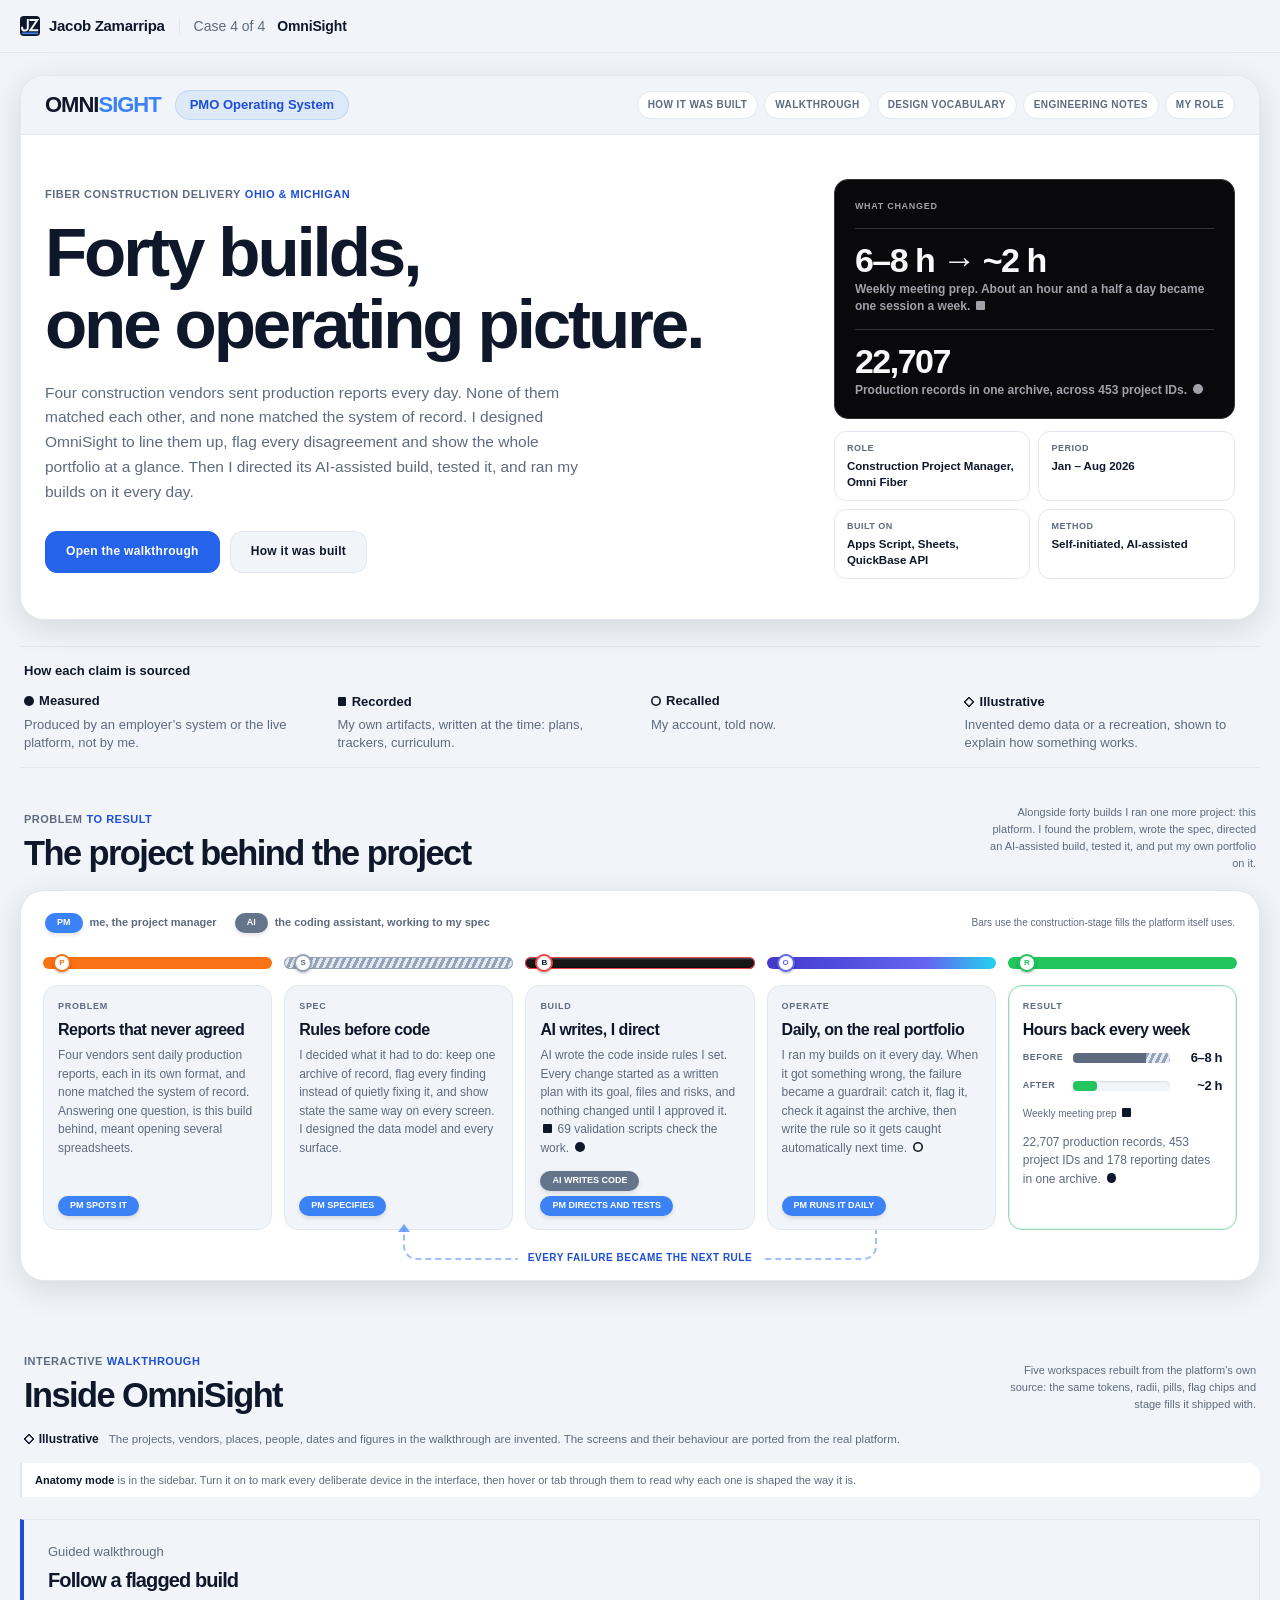
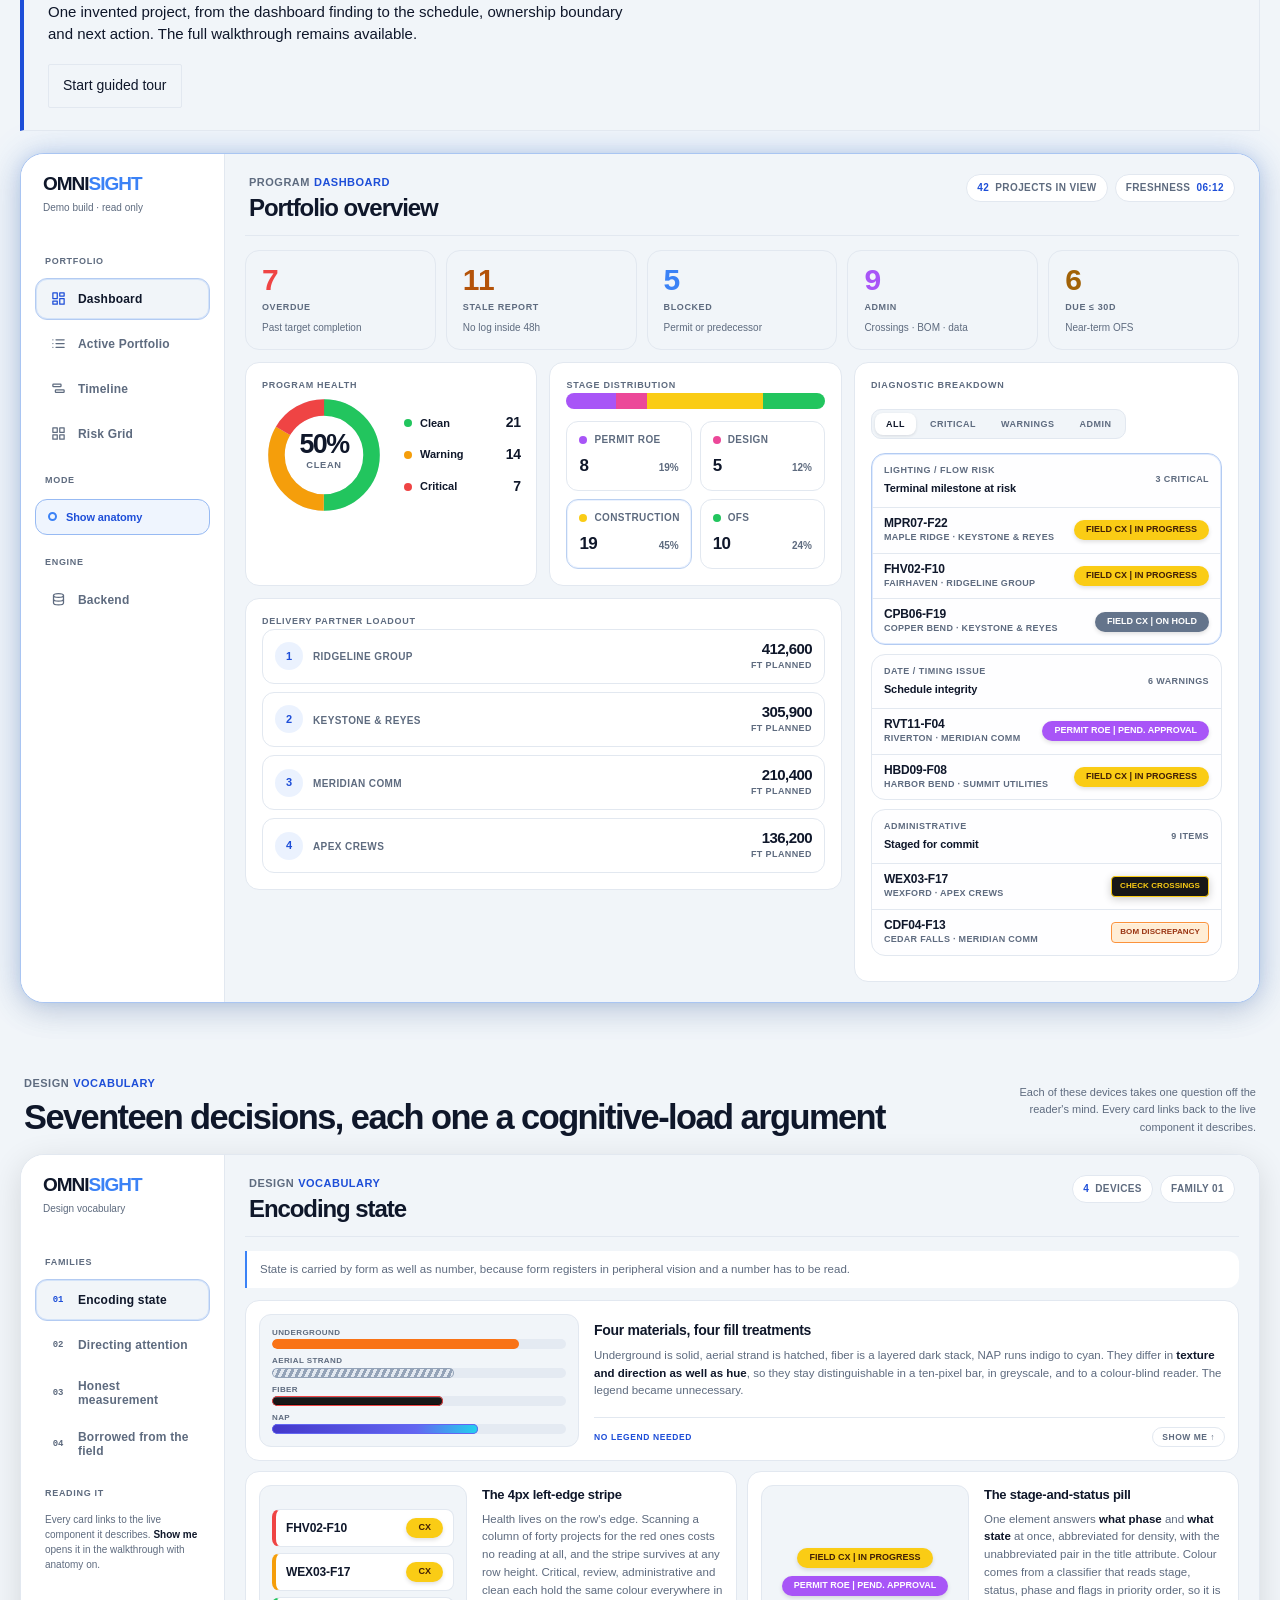
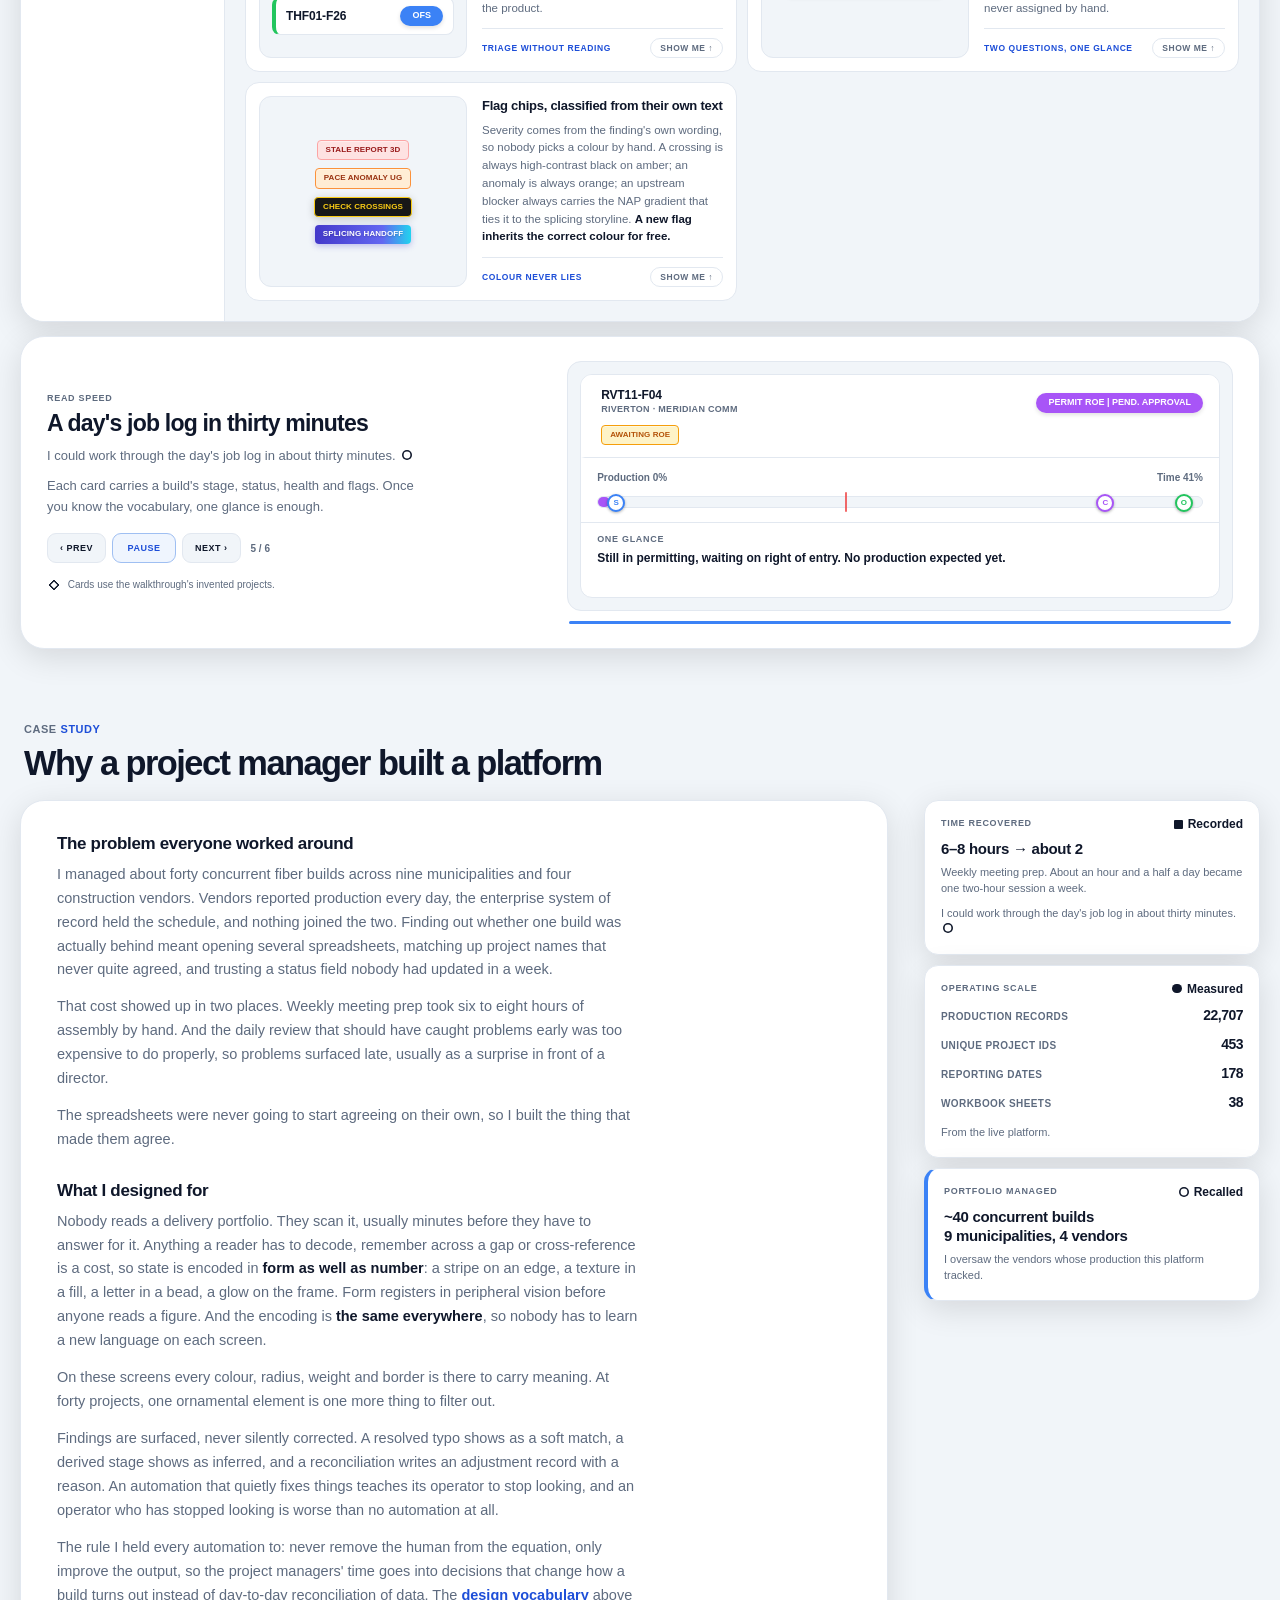
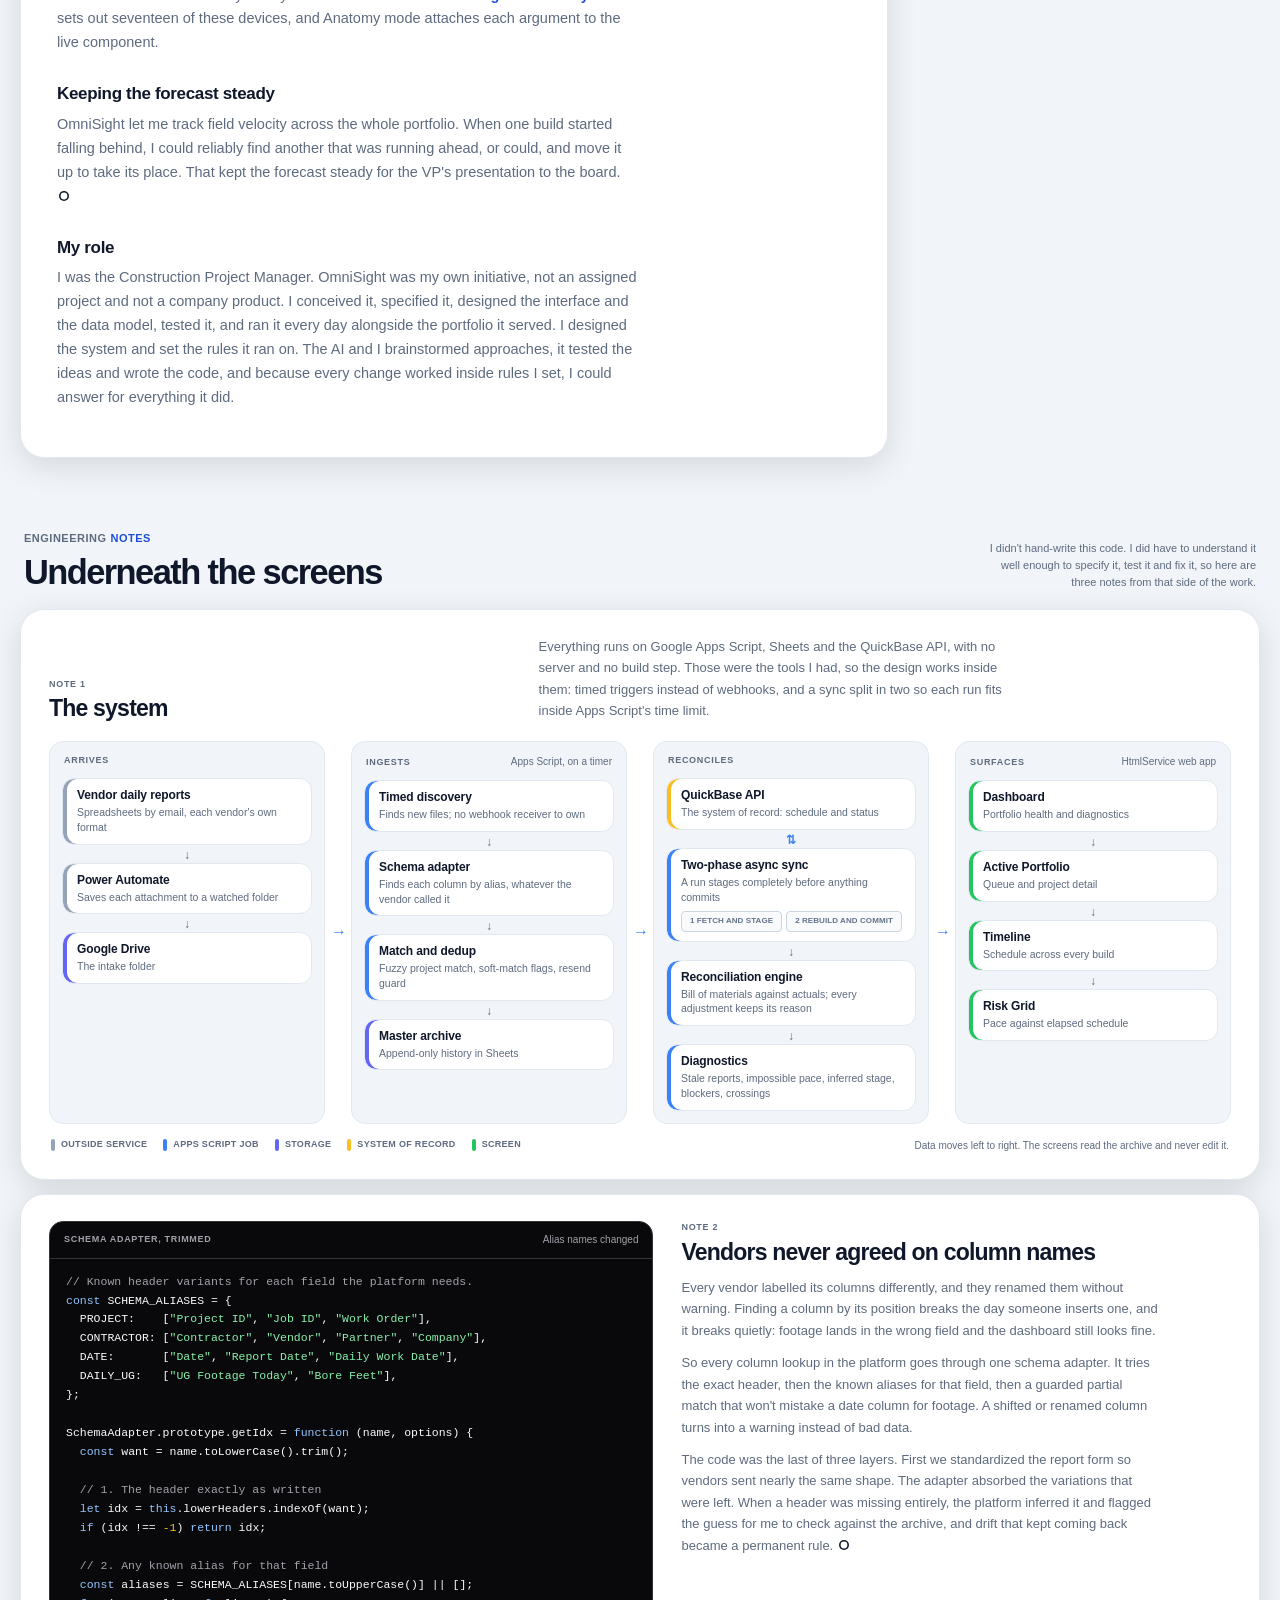
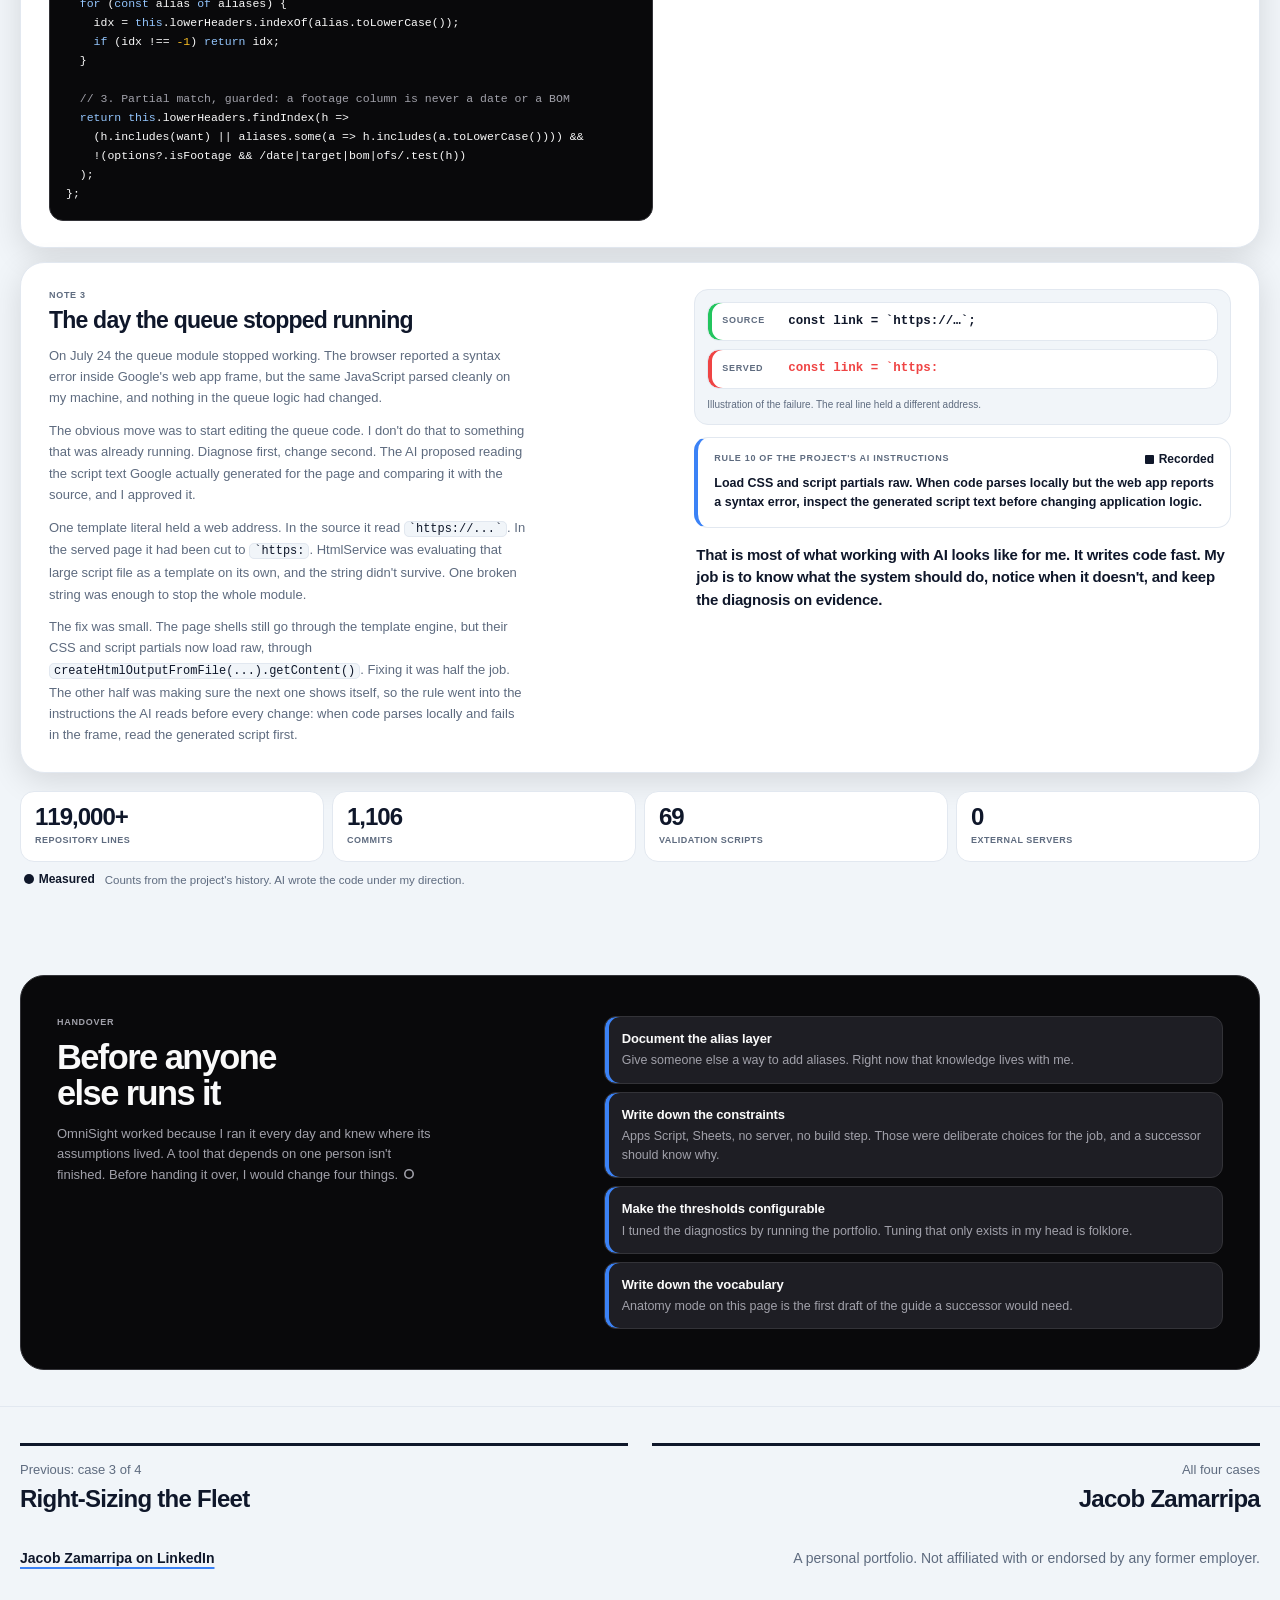
<file: omni-pmo/index.html>
<!doctype html>
<html lang="en">
<head>
<meta charset="utf-8">
<meta name="viewport" content="width=device-width,initial-scale=1">
<meta name="description" content="OmniSight, the delivery platform I designed and ran as Construction Project Manager at Omni Fiber: about 40 concurrent fiber builds, nine municipalities, four vendors, and an AI-assisted build I directed and tested.">
<meta name="author" content="Jacob Zamarripa">
<meta name="color-scheme" content="light dark">
<meta property="og:type" content="article">
<meta property="og:title" content="OmniSight: PMO Operating System">
<meta property="og:description" content="OmniSight, the delivery platform I designed and ran as Construction Project Manager at Omni Fiber: about 40 concurrent fiber builds, nine municipalities, four vendors, and an AI-assisted build I directed and tested.">
<meta property="og:url" content="https://jacobzamarripa.github.io/portfolio/omni-pmo/">
<meta property="og:image" content="https://jacobzamarripa.github.io/portfolio/omni-pmo/og-omnisight.png">
<meta property="og:image:width" content="1200">
<meta property="og:image:height" content="630">
<meta property="og:image:alt" content="OmniSight, case 4 of 4 by Jacob Zamarripa: Forty builds, one operating picture. 22,707 production records, 453 project IDs.">
<meta name="twitter:image" content="https://jacobzamarripa.github.io/portfolio/omni-pmo/og-omnisight.png">
<meta name="twitter:card" content="summary_large_image">
<meta name="twitter:title" content="OmniSight: PMO Operating System">
<meta name="twitter:description" content="OmniSight, the delivery platform I designed and ran as Construction Project Manager at Omni Fiber: about 40 concurrent fiber builds, nine municipalities, four vendors, and an AI-assisted build I directed and tested.">
<link rel="canonical" href="https://jacobzamarripa.github.io/portfolio/omni-pmo/">
<link rel="icon" href="../assets/favicon.svg" type="image/svg+xml">
<link rel="stylesheet" href="../assets/frame.css">
<script src="../assets/frame.js" defer></script>
<link rel="stylesheet" href="../assets/portfolio-explore.css">
<script>(function(){addEventListener("pagereveal",function(e){if(e.viewTransition)[e.viewTransition.ready,e.viewTransition.updateCallbackDone,e.viewTransition.finished].forEach(function(p){p.catch(function(){})})});try{if(/[?&]evidence=/.test(location.search)&&!matchMedia("(prefers-reduced-motion: reduce)").matches)document.documentElement.classList.add("px-arriving")}catch(e){}})()</script>
<script src="../assets/explore-data.js" defer></script>
<script src="../assets/portfolio-explore.js" defer></script>
<title>OmniSight: PMO Operating System</title>
<noscript><style>
#walkthrough .nav button:not(.active),#walkthrough .anat-toggle,#walkthrough .view button{opacity:.4;pointer-events:none;cursor:default}
</style></noscript>
</head>
<body>
<style>
/* ============================================================
   OmniSight — portfolio case study
   The page is styled in the application's own design language.
   Tokens, radii, type scale, surface rhythm and state treatments
   are ported from the product, not invented for this page.
   Source: _styles_base.html, _styles_dashboard.html,
           _styles_badges.html, _styles_glassflow_core.html,
           _utils_ui_tokens.html
   ============================================================ */
:root{
  /* Core tokens — _styles_base.html */
  --bg:#f1f5f9;
  --card-bg:#ffffff;
  --border:#e2e8f0;
  --text-main:#0f172a;
  --text-muted:#5e6b7f;
  --accent:#3b82f6;
  --accent-deep:#1d4ed8;
  /* Text-safe companions. --accent and the status hues stay as the app's
     decorative and fill colours; these carry small text and white labels. */
  --accent-text:#1d4ed8;
  --accent-btn:#2563eb;
  --color-review-text:#b45309;
  --starGold-text:#a16207;
  --color-critical:#ef4444;
  --color-review:#f59e0b;
  --color-insight:#a855f7;
  --starGold:#fbbf24;

  /* Stage color language — _utils_ui_tokens.html */
  --qb-ug:#f97316;
  --qb-ae:#94a3b8;
  --qb-fib:#000000;
  --qb-nap:#4338ca;
  --qb-done:#22c55e;
  --qb-ae-bg:repeating-linear-gradient(115deg,#94a3b8,#94a3b8 3px,#e2e8f0 3px,#e2e8f0 6px);
  --qb-fib-bg:linear-gradient(to bottom,#64748b 0%,#171717 25%,#171717 75%,#000000 100%);
  --qb-nap-bg:linear-gradient(90deg,#4338ca 0%,#6366f1 70%,#22d3ee 100%);
  --qb-fib-border:#ef4444;
  --qb-nap-border:#6366f1;

  /* Status pill palette */
  --pill-active-txt:#422006;   --pill-active-bg:#facc15;
  --pill-ofs-txt:#ffffff;      --pill-ofs-bg:#3b82f6;
  --pill-permit-txt:#ffffff;   --pill-permit-bg:#a855f7;
  --pill-design-txt:#ffffff;   --pill-design-bg:#ec4899;
  --pill-complete-txt:#ffffff; --pill-complete-bg:#22c55e;
  --pill-hold-txt:#ffffff;     --pill-hold-bg:#64748b;
  --pill-missing-txt:#ffffff;  --pill-missing-bg:#ef4444;
  --pill-direct-txt:#0f766e;      --pill-direct-bg:rgba(20,184,166,.14); --pill-direct-bdr:#14b8a6;

  /* Flag badge palette — _styles_badges.html */
  --tag-admin-bg:#fef9c3; --tag-admin-txt:#854d0e; --tag-admin-bdr:#facc15;
  --tag-warn-bg:#fef3c7;  --tag-warn-txt:#b45309;  --tag-warn-bdr:#f59e0b;
  --tag-anom-bg:#ffedd5;  --tag-anom-txt:#9a3412;  --tag-anom-bdr:#fb923c;
  --tag-red-bg:#fee2e2;   --tag-red-txt:#991b1b;   --tag-red-bdr:#fca5a5;
  --tag-muted-bg:#f8fafc; --tag-muted-txt:#64748b; --tag-muted-bdr:#cbd5e1;
  --queue-band-txt:#1d4ed8;   --queue-band-count-txt:#1d4ed8;
  --tag-xing-bg:#171717;  --tag-xing-txt:#facc15;  --tag-xing-bdr:#facc15;

  /* Inverted surface — the app's own dark mode, used for emphasis panels */
  --dark-bg:#09090b;
  --dark-card:#1e1e24;
  --dark-border:#333338;
  --dark-text:#fafafa;
  --dark-muted:#a1a1aa;

  /* Shell geometry — _styles_glassflow_core.html, _styles_base.html */
  --shell-radius:24px;
  --shell-shadow:0 8px 32px rgba(0,0,0,.12);
  --card-radius:14px;
  --row-radius:12px;
  --lift-shadow:0 6px 18px rgba(15,23,42,.1);
  --transition-fast:150ms ease;
  --transition-std:200ms ease;
  --transition-spring:280ms cubic-bezier(.16,1,.3,1);

  color-scheme:light;
}

/* Obsidian Zinc — the app's shipped dark mode */
@media (prefers-color-scheme: dark){
  :root:not([data-theme="light"]){
    --bg:#09090b;
    --card-bg:#1e1e24;
    --border:#333338;
    --text-main:#fafafa;
    --text-muted:#a1a1aa;
    --accent-text:#60a5fa;
    --color-review-text:#f59e0b;
    --starGold-text:#fbbf24;
    --qb-ae-bg:repeating-linear-gradient(115deg,#3f3f46,#3f3f46 3px,#27272a 3px,#27272a 6px);
    --shell-shadow:0 8px 32px rgba(0,0,0,.44);
    --lift-shadow:0 6px 18px rgba(0,0,0,.5);
    --pill-active-bg:#eab308;
    --pill-ofs-bg:#2563eb;
    --pill-permit-bg:#9333ea;
    --pill-design-bg:#db2777;
    --pill-complete-bg:#166534;
    --pill-hold-bg:#3f3f46;
    --pill-missing-bg:#991b1b;
    --pill-direct-txt:#99f6e4; --pill-direct-bg:rgba(13,148,136,.28); --pill-direct-bdr:#2dd4bf;
    --tag-admin-bg:rgba(234,179,8,.15); --tag-admin-txt:#fde047; --tag-admin-bdr:#eab308;
    --tag-warn-bg:rgba(245,158,11,.15); --tag-warn-txt:#fbbf24; --tag-warn-bdr:#f59e0b;
    --tag-anom-bg:rgba(251,146,60,.15); --tag-anom-txt:#fdba74; --tag-anom-bdr:#fb923c;
    --tag-red-bg:rgba(153,27,27,.22);   --tag-red-txt:#fca5a5;  --tag-red-bdr:#b91c1c;
    --tag-muted-bg:#27272a; --tag-muted-txt:#a1a1aa; --tag-muted-bdr:#3f3f46;
    --queue-band-txt:#bfdbfe; --queue-band-count-txt:#dbeafe;
    --dark-bg:#000000;
    --dark-card:#141418;
    --dark-border:#2a2a30;
    color-scheme:dark;
  }
}
:root[data-theme="dark"]{
  --bg:#09090b;
  --card-bg:#1e1e24;
  --border:#333338;
  --text-main:#fafafa;
  --text-muted:#a1a1aa;
  --accent-text:#60a5fa;
  --color-review-text:#f59e0b;
  --starGold-text:#fbbf24;
  --qb-ae-bg:repeating-linear-gradient(115deg,#3f3f46,#3f3f46 3px,#27272a 3px,#27272a 6px);
  --shell-shadow:0 8px 32px rgba(0,0,0,.44);
  --lift-shadow:0 6px 18px rgba(0,0,0,.5);
  --pill-active-bg:#eab308;
  --pill-ofs-bg:#2563eb;
  --pill-permit-bg:#9333ea;
  --pill-design-bg:#db2777;
  --pill-complete-bg:#166534;
  --pill-hold-bg:#3f3f46;
  --pill-missing-bg:#991b1b;
  --pill-direct-txt:#99f6e4; --pill-direct-bg:rgba(13,148,136,.28); --pill-direct-bdr:#2dd4bf;
  --tag-admin-bg:rgba(234,179,8,.15); --tag-admin-txt:#fde047; --tag-admin-bdr:#eab308;
  --tag-warn-bg:rgba(245,158,11,.15); --tag-warn-txt:#fbbf24; --tag-warn-bdr:#f59e0b;
  --tag-anom-bg:rgba(251,146,60,.15); --tag-anom-txt:#fdba74; --tag-anom-bdr:#fb923c;
  --tag-red-bg:rgba(153,27,27,.22);   --tag-red-txt:#fca5a5;  --tag-red-bdr:#b91c1c;
  --tag-muted-bg:#27272a; --tag-muted-txt:#a1a1aa; --tag-muted-bdr:#3f3f46;
  --queue-band-txt:#bfdbfe;   --queue-band-count-txt:#dbeafe;
  --dark-bg:#000000;
  --dark-card:#141418;
  --dark-border:#2a2a30;
  color-scheme:dark;
}

/* ---- Shared frame, themed with this page's own tokens ----
   The site-wide header, footer and evidence key come from ../assets/frame.css.
   Here they take the application's tokens and system stack, so the frame sits
   quietly and the product's language stays the only identity on the page. */
:root{
  --fr-bg:var(--bg);
  --fr-surface:var(--card-bg);
  --fr-ink:var(--text-main);
  --fr-ink-2:var(--text-main);
  --fr-muted:var(--text-muted);
  --fr-rule:var(--border);
  --fr-mark:var(--accent);
  --fr-mark-ink:var(--accent-deep);
  --fr-sans:-apple-system,BlinkMacSystemFont,"Segoe UI",Roboto,Helvetica,Arial,sans-serif;
  --fr-max:1440px;
  --fr-gutter:20px;
}
@media (prefers-color-scheme: dark){
  :root:not([data-theme="light"]){--fr-mark-ink:#93c5fd}
}
.fr-head .fr-name{font-weight:800;letter-spacing:-.02em}
.fr-head .fr-title{font-weight:900;letter-spacing:-.01em}
.fr-pager b{font-weight:900;letter-spacing:-.03em}
.fr-key{padding:14px 4px}
.fr-key-title{font-weight:900}

*{box-sizing:border-box}
html{scroll-behavior:smooth}
section[id],header[id],footer[id]{scroll-margin-top:18px}
body{
  margin:0;
  background:var(--bg);
  color:var(--text-main);
  /* The product ships the system stack. Keeping it is part of fidelity. */
  font-family:-apple-system,BlinkMacSystemFont,"Segoe UI",Roboto,Helvetica,Arial,sans-serif;
  font-size:14px;
  line-height:1.55;
  -webkit-font-smoothing:antialiased;
  transition:background-color var(--transition-std),color var(--transition-std);
}
button{font-family:inherit;color:inherit;cursor:pointer}
p{margin:0}
h1,h2,h3,h4{margin:0;font-weight:900;letter-spacing:-.045em;line-height:1.04;text-wrap:balance}

.wrap{width:min(1440px,calc(100% - 40px));margin-inline:auto}
/* Sections already sit inside the constrained main column; a second
   gutter there only narrows the walkthrough for nothing. */
.content .wrap{width:100%}

/* ---- Type scale, ported ---- */
/* .dash-card-label — 9px / 900 / uppercase / .7px */
.label{font-size:9px;font-weight:900;text-transform:uppercase;letter-spacing:.7px;color:var(--text-muted)}
/* .dash-title — 11px / 900 / uppercase / .5px, split color */
.title-split{font-size:11px;font-weight:900;text-transform:uppercase;letter-spacing:.5px;display:flex;gap:4px}
.title-split span:first-child{color:var(--text-muted)}
.title-split span:last-child{color:var(--accent-text)}
/* .dash-kpi-val — 32px / 900 / -1.5px / tabular */
.figure{font-size:32px;font-weight:900;letter-spacing:-1.5px;line-height:1;font-variant-numeric:tabular-nums;color:var(--text-main)}
.subtext{font-size:11px;color:var(--text-muted)}
.note{font-size:10px;color:var(--text-muted)}

/* .dash-program-name — accent pill */
.program-pill{
  display:inline-flex;align-items:center;width:fit-content;
  font-size:13px;font-weight:900;color:var(--accent-text);
  background:rgba(59,130,246,.1);border:1px solid rgba(59,130,246,.2);
  padding:4px 14px;border-radius:999px;white-space:nowrap;
}

/* .v2-shell-glassflow-logo-mark — split wordmark */
.wordmark{font-weight:900;letter-spacing:-1px;line-height:1;white-space:nowrap;font-size:22px}
.wordmark i{font-style:normal;color:var(--accent)}

/* .dash-ws-btn */
.ws-btn{
  display:inline-flex;align-items:center;gap:7px;height:42px;padding:0 20px;
  border-radius:var(--row-radius);font-size:12px;font-weight:900;letter-spacing:.3px;
  border:1px solid var(--border);background:var(--bg);color:var(--text-main);
  transition:transform .18s ease,box-shadow .18s ease,background var(--transition-fast),border-color var(--transition-fast);
  text-decoration:none;
}
.ws-btn:hover{transform:translateY(-2px);box-shadow:var(--lift-shadow);border-color:color-mix(in srgb,var(--accent) 60%,transparent)}
.ws-btn.is-primary{background:var(--accent-btn);color:#fff;border-color:var(--accent-btn)}
.ws-btn.is-primary:hover{background:var(--accent-deep);border-color:var(--accent-deep);box-shadow:0 6px 20px rgba(37,99,235,.35)}
.ws-btn:focus-visible{outline:2px solid var(--accent);outline-offset:2px}

/* ---- Surface rhythm: ground -> shell -> card -> row ---- */
.shell{
  background:var(--card-bg);border:1px solid var(--border);
  border-radius:var(--shell-radius);box-shadow:var(--shell-shadow);overflow:hidden;
}
.card{background:var(--bg);border:1px solid var(--border);border-radius:var(--card-radius);padding:16px}
.row{background:var(--card-bg);border:1px solid var(--border);border-radius:var(--row-radius);padding:10px 12px}

/* ---- Pills and flag badges — _styles_badges.html ---- */
.glass-pill{
  display:inline-flex;align-items:center;justify-content:center;
  padding:3px 12px;font-size:9px;font-weight:900;border-radius:999px;border:none;
  text-transform:uppercase;white-space:nowrap;box-shadow:0 2px 4px rgba(0,0,0,.12);
}
.stage-status-pill{display:inline-block;text-align:center;max-width:min(220px,100%);overflow:hidden;text-overflow:ellipsis}
.chip-active{color:var(--pill-active-txt);background:var(--pill-active-bg)}
.chip-ofs{color:var(--pill-ofs-txt);background:var(--pill-ofs-bg)}
.chip-permit{color:var(--pill-permit-txt);background:var(--pill-permit-bg)}
.chip-design{color:var(--pill-design-txt);background:var(--pill-design-bg)}
.chip-complete{color:var(--pill-complete-txt);background:var(--pill-complete-bg)}
.chip-hold{color:var(--pill-hold-txt);background:var(--pill-hold-bg)}
.chip-missing{color:var(--pill-missing-txt);background:var(--pill-missing-bg)}
.tag{
  display:inline-flex;align-items:center;justify-content:center;
  padding:3px 8px;border-radius:4px;font-size:8px;font-weight:900;
  text-transform:uppercase;white-space:nowrap;border:1px solid;letter-spacing:.01em;
  box-shadow:inset 0 1px 0 rgba(255,255,255,.4);
}
.t-admin{background:var(--tag-admin-bg);color:var(--tag-admin-txt);border-color:var(--tag-admin-bdr)}
.t-warn{background:var(--tag-warn-bg);color:var(--tag-warn-txt);border-color:var(--tag-warn-bdr)}
.t-anom{background:var(--tag-anom-bg);color:var(--tag-anom-txt);border-color:var(--tag-anom-bdr)}
.t-red{background:var(--tag-red-bg);color:var(--tag-red-txt);border-color:var(--tag-red-bdr)}
.t-muted{background:var(--tag-muted-bg);color:var(--tag-muted-txt);border-color:var(--tag-muted-bdr)}
.t-xing{background:var(--tag-xing-bg);color:var(--tag-xing-txt);border-color:var(--tag-xing-bdr);box-shadow:0 2px 8px rgba(0,0,0,.2)}
.t-splice{background:var(--qb-nap-bg);color:#fff;border:0;box-shadow:0 2px 6px rgba(67,56,202,.3);text-shadow:0 1px 2px rgba(0,0,0,.2)}

/* .dash-severity-chip */
.sev-chip{
  display:inline-flex;align-items:center;gap:6px;height:28px;padding:0 10px;
  border-radius:999px;border:1px solid var(--border);background:var(--card-bg);
  color:var(--text-muted);font-size:10px;font-weight:900;text-transform:uppercase;letter-spacing:.04em;
}
.sev-chip b{color:var(--accent-text);font-variant-numeric:tabular-nums}

/* ============================================================
   HERO
   ============================================================ */
.hero{padding:0 0 4px}
.hero-shell{padding:0;overflow:hidden}
.hero-bar .head-meta{flex-wrap:nowrap}
.hero-bar{
  display:flex;align-items:center;justify-content:space-between;gap:16px;flex-wrap:wrap;
  padding:14px 24px;border-bottom:1px solid var(--border);background:var(--bg);
}
.hero-bar-left{display:flex;align-items:center;gap:14px;min-width:0}
.hero-body{display:grid;grid-template-columns:minmax(0,1.3fr) minmax(300px,.7fr);gap:44px;padding:44px 24px 40px;align-items:center}
.hero h1{font-size:clamp(2.3rem,5.4vw,4.4rem);margin:14px 0 20px}
.hero-lede{font-size:15.5px;line-height:1.6;color:var(--text-muted);max-width:62ch;font-weight:500}
.hero-cta{display:flex;gap:10px;flex-wrap:wrap;margin-top:26px}

/* Inverted emphasis panel — the app's dark surface */
.inverted{
  background:var(--dark-bg);border:1px solid var(--dark-border);
  border-radius:var(--card-radius);padding:20px;color:var(--dark-text);
}
.inverted .label{color:var(--dark-muted)}
.inverted h4{font-size:15px;font-weight:900;letter-spacing:-.02em;margin:9px 0 8px}
.inverted p{font-size:12.5px;line-height:1.55;color:var(--dark-muted)}
.fact-grid{display:grid;grid-template-columns:1fr 1fr;gap:8px;margin-top:12px}
.fact{background:var(--card-bg);border:1px solid var(--border);border-radius:var(--row-radius);padding:10px 12px}
.fact small{display:block;font-size:9px;font-weight:900;text-transform:uppercase;letter-spacing:.5px;color:var(--text-muted);margin-bottom:3px}
.fact b{font-size:11.5px;font-weight:800;color:var(--text-main);line-height:1.35;display:block}
.hero-results{display:grid;gap:14px}
.hr-row{display:grid;gap:4px;padding-top:14px;border-top:1px solid var(--dark-border)}
.hr-row:first-of-type{padding-top:0;border-top:0}
.hr-row .figure{color:var(--dark-text);font-size:clamp(26px,3vw,34px)}
.hr-row>span{font-size:12px;font-weight:700;color:var(--dark-muted);line-height:1.4}
.inverted .fr-ev{color:var(--dark-muted)}
.provenance{display:flex;align-items:baseline;gap:10px;flex-wrap:wrap;margin:0 0 14px;padding:0 4px;font-size:11.5px;color:var(--text-muted);font-weight:500;line-height:1.5}
.provenance .fr-ev{flex:none}
.keyband{margin:22px 0 0}

/* ============================================================
   SECTIONS
   ============================================================ */
.section{padding:36px 0}
/* Grid, not flex-wrap. As flex the long h2 pushed .section-note onto its own
   line where it kept text-align:right, stranding it as a narrow right-aligned
   block under the heading. Grid keeps them paired, and the stack below is an
   explicit, left-aligned state. */
.section-head{display:grid;grid-template-columns:minmax(0,1fr) auto;align-items:end;gap:24px;margin-bottom:18px;padding:0 4px}
.section h2{font-size:clamp(1.5rem,2.8vw,2.15rem);margin-top:8px}
.section-note{font-size:11px;color:var(--text-muted);max-width:44ch;text-align:right;font-weight:500}
.section-head-side{display:flex;flex-direction:column;align-items:flex-end;gap:10px}
.anat-hint{
  font-size:11px;line-height:1.5;color:var(--text-muted);font-weight:500;
  margin:0 0 14px;padding:9px 13px;border-left:2px solid var(--border);
  background:var(--card-bg);border-radius:0 var(--row-radius) var(--row-radius) 0;
  transition:border-color var(--transition-fast);
}
.anat-hint b{color:var(--text-main);font-weight:800}
.anat-hint.is-on{border-left-color:var(--accent)}

/* ============================================================
   APPLICATION WALKTHROUGH
   ============================================================ */
.app{
  display:grid;grid-template-columns:204px minmax(0,1fr);min-height:730px;
  border-color:color-mix(in srgb,var(--accent) 34%,var(--border));
  box-shadow:var(--shell-shadow),0 0 44px rgba(37,99,235,.14),0 0 16px rgba(37,99,235,.08);
}
.sidebar{padding:20px 14px;border-right:1px solid var(--border);background:var(--card-bg);display:flex;flex-direction:column;gap:3px}
.side-brand{padding:0 8px 20px}
.side-brand .wordmark{font-size:19px}
.side-brand .subtext{margin-top:4px;font-size:10px}
.nav-label{padding:16px 10px 6px;font-size:9px;font-weight:900;text-transform:uppercase;letter-spacing:.7px;color:var(--text-muted)}
.nav{display:grid;gap:3px}
.nav button{
  display:flex;align-items:center;gap:9px;width:100%;
  border:1px solid transparent;background:transparent;border-radius:var(--row-radius);
  padding:9px 11px;text-align:left;font-size:12px;font-weight:900;letter-spacing:.2px;color:var(--text-muted);
  transition:background var(--transition-fast),color var(--transition-fast),border-color var(--transition-fast),transform .18s ease;
}
.nav button:hover{background:var(--bg);color:var(--text-main);transform:translateX(2px)}
.nav .ic{display:inline-grid;place-items:center;width:22px;height:22px;flex:none;color:currentColor}
.nav button.active{
  background:var(--bg);color:var(--text-main);
  border-color:color-mix(in srgb,var(--accent) 28%,var(--border));
  box-shadow:inset 0 0 0 1px color-mix(in srgb,var(--accent) 16%,transparent);
}
.nav button.active .ic{color:var(--accent-text)}
.nav button:focus-visible{outline:2px solid var(--accent);outline-offset:-2px}

.surface{padding:20px;background:var(--bg);min-width:0}
.view{display:none}
.view.active{display:block}
.view-head{
  display:flex;justify-content:space-between;align-items:flex-start;gap:16px;flex-wrap:wrap;
  padding:0 4px 14px;margin-bottom:14px;border-bottom:1px solid var(--border);
}
.view-head h3{font-size:24px;margin-top:5px}
.head-meta{display:flex;gap:7px;align-items:center;flex-wrap:wrap}

/* KPI strip */
.kpis{display:grid;grid-template-columns:repeat(5,1fr);gap:10px;margin-bottom:12px}
.kpi{background:var(--bg);border:1px solid var(--border);border-radius:var(--card-radius);padding:14px 16px;transition:border-color var(--transition-fast),box-shadow var(--transition-fast)}
.kpi:hover{border-color:color-mix(in srgb,var(--accent) 40%,var(--border));box-shadow:var(--lift-shadow)}
.kpi .figure{font-size:30px}
.kpi .kl{font-size:9px;font-weight:800;text-transform:uppercase;letter-spacing:.6px;color:var(--text-muted);margin-top:6px}
.kpi .kn{margin-top:5px;font-size:10px;color:var(--text-muted)}
.is-critical .figure{color:var(--color-critical)}
.is-warning .figure{color:var(--color-review-text)}
.is-visible .figure{color:var(--accent)}
.is-admin .figure{color:var(--color-insight)}
.is-ofs .figure{color:var(--starGold-text)}

.panel{background:var(--card-bg);border:1px solid var(--border);border-radius:var(--card-radius);padding:16px}
.dash-grid{display:grid;grid-template-columns:minmax(0,1.55fr) minmax(0,1fr);gap:12px}
.dash-pair{display:grid;grid-template-columns:repeat(auto-fit,minmax(260px,1fr));gap:12px}

.donut-wrap{display:grid;grid-template-columns:126px minmax(0,1fr);gap:16px;align-items:center}
.legend{display:grid;gap:10px;min-width:0}
.legend-row{display:flex;align-items:center;justify-content:space-between;gap:10px}
.legend-row span:first-child{display:flex;align-items:center;gap:8px;font-size:11px;font-weight:800;min-width:0;white-space:nowrap;overflow:hidden;text-overflow:ellipsis}
.legend-dot{width:8px;height:8px;border-radius:50%;flex:none}
.legend-val{flex:none;font-size:14px;font-weight:900;font-variant-numeric:tabular-nums;letter-spacing:-.5px}

.stage-strip{display:flex;height:16px;border-radius:999px;overflow:hidden;margin-bottom:12px}
.stage-strip i{display:block;height:100%}
.stage-legend{display:grid;grid-template-columns:repeat(auto-fit,minmax(120px,1fr));gap:8px}
.stage-pill{display:flex;flex-direction:column;gap:6px;padding:10px 12px;border-radius:var(--row-radius);border:1px solid var(--border);background:var(--card-bg)}
.stage-pill.is-dominant{border-color:color-mix(in srgb,var(--accent) 24%,var(--border));box-shadow:inset 0 0 0 1px color-mix(in srgb,var(--accent) 10%,transparent)}
.stage-pill-top{display:flex;align-items:center;gap:7px}
.stage-pill-label{font-size:10px;font-weight:800;text-transform:uppercase;letter-spacing:.4px;color:var(--text-muted)}
.stage-pill-meta{display:flex;align-items:baseline;justify-content:space-between}
.stage-pill-count{font-size:17px;font-weight:900;letter-spacing:-.7px;font-variant-numeric:tabular-nums}
.stage-pill-pct{font-size:10px;font-weight:800;color:var(--text-muted);font-variant-numeric:tabular-nums}

.vendor-grid{display:grid;gap:8px}
.vendor-row{display:grid;grid-template-columns:auto 1fr auto;align-items:center;gap:10px;min-width:0;padding:10px 12px;border:1px solid var(--border);border-radius:var(--row-radius);background:var(--card-bg)}
.vendor-rank{
  width:28px;height:28px;flex:none;display:grid;place-items:center;border-radius:50%;
  background:rgba(59,130,246,.1);color:var(--accent-text);font-size:11px;font-weight:900;font-variant-numeric:tabular-nums;
}
.vendor-name{font-size:10px;font-weight:800;text-transform:uppercase;letter-spacing:.4px;color:var(--text-muted);white-space:nowrap;overflow:hidden;text-overflow:ellipsis}
.vendor-meter{width:100%;height:6px;margin-top:4px;border-radius:999px;overflow:hidden;background:color-mix(in srgb,var(--border) 80%,transparent)}
.vendor-meter span{display:block;height:100%;border-radius:999px;background:linear-gradient(90deg,var(--accent),color-mix(in srgb,var(--accent) 60%,#fff))}
.vendor-row>*{min-width:0}
.vendor-side{text-align:right;white-space:nowrap}
.vendor-bsl{display:block;font-size:15px;font-weight:900;letter-spacing:-.6px;font-variant-numeric:tabular-nums;line-height:1.15}
.vendor-sub{display:block;margin-top:2px;font-size:9px;font-weight:800;text-transform:uppercase;letter-spacing:.4px;color:var(--text-muted)}

.review-section{border:1px solid var(--border);border-radius:var(--card-radius);overflow:hidden;background:color-mix(in srgb,var(--card-bg) 92%,var(--bg));margin-bottom:9px}
.review-section.is-active{border-color:color-mix(in srgb,var(--accent) 28%,var(--border));box-shadow:inset 0 0 0 1px color-mix(in srgb,var(--accent) 16%,transparent)}
.review-section-header{display:flex;align-items:center;justify-content:space-between;gap:10px;padding:10px 12px;border-bottom:1px solid var(--border)}
.review-section-name{font-size:11px;font-weight:900;letter-spacing:-.01em}
.review-section-kicker{font-size:9px;font-weight:900;text-transform:uppercase;letter-spacing:.5px;color:var(--text-muted);margin-bottom:2px}
.review-count{font-size:9px;font-weight:900;text-transform:uppercase;letter-spacing:.4px;color:var(--text-muted);font-variant-numeric:tabular-nums}
.entry-row{display:flex;align-items:center;gap:9px;padding:9px 12px;border-bottom:1px solid var(--border)}
.entry-row:last-child{border-bottom:0}
.entry-row>span:first-child{flex:1 1 auto;min-width:64px;display:flex;flex-direction:column;gap:3px}
.em-fdh{display:block;font-size:12px;font-weight:900;color:var(--text-main);letter-spacing:-.01em;line-height:1;white-space:nowrap;overflow:hidden;text-overflow:ellipsis}
.em-vendor{display:block;font-size:9px;font-weight:800;color:var(--text-muted);text-transform:uppercase;line-height:1.3;letter-spacing:.3px;white-space:nowrap;overflow:hidden;text-overflow:ellipsis}
.entry-row .sp{margin-left:auto;flex:none;max-width:58%}

/* Active Portfolio */
/* The app's queue rail is width-capped, not fluid:
     --inbox-panel-width: clamp(380px, calc(9.375vw + 200px), 440px)
   (_styles_base.html:21). Letting it grow with the shell took it past 700px
   on a wide display - roughly 1.6x the app's maximum - which is what made
   correctly-sized elements read as oversized. Floor is lowered from 380 to
   300 because this shell is narrower than the app's own window. */
:root{--queue-rail-w:clamp(300px,calc(9.375vw + 200px),440px)}
.portfolio{display:grid;grid-template-columns:minmax(0,var(--queue-rail-w)) minmax(0,1fr);gap:12px}
.rail{background:var(--card-bg);border:1px solid var(--border);border-radius:var(--card-radius);overflow:hidden;display:flex;flex-direction:column}
.rail-head{padding:14px 14px 12px;border-bottom:1px solid var(--border);background:var(--bg)}
.rail-head h4{font-size:15px;margin:6px 0 4px}
/* The queue carries three levels, so it uses the same alternating-surface
   rhythm the rest of the product does: blue for the vendor band, slate for
   the city band, white for the project itself. Every one is opaque - a
   translucent band would take its colour from whatever scrolled under it,
   which is the opposite of what a level marker is for. */
/* ---- Queue -------------------------------------------------------------
   Ported from the application, not approximated. Sources:
     _module_webapp_core.html    getVendorTheme:15, renderVendorGroupHeader:95
     _module_queue_state.html    getListCardHtml:488, renderSection:643
     _styles_badges.html         .queue-group-* 198-400
     _styles_glassflow_core.html .email-card / .em-* 1320-1475
   One group component serves both levels; the nested level takes
   .is-sub-group. Vendor colour is a three-theme cycle carried as
   --vendor-accent* custom properties, exactly as getVendorThemeStyle emits. */

/* getVendorTheme() themes 0..2 - blue, slate, light gray. */
.vt-0{--vendor-accent:#2563eb;--vendor-accent-strong:#1d4ed8;--vendor-accent-text:#1e3a8a;
      --vendor-accent-soft:rgba(37,99,235,.12);--vendor-accent-row:rgba(37,99,235,.10);--vendor-accent-border:rgba(37,99,235,.28);
      --vendor-mono-bg:#1d4ed8;--vendor-mono-txt:#ffffff}
.vt-1{--vendor-accent:#64748b;--vendor-accent-strong:#475569;--vendor-accent-text:#334155;
      --vendor-accent-soft:rgba(100,116,139,.10);--vendor-accent-row:rgba(148,163,184,.12);--vendor-accent-border:rgba(100,116,139,.24);
      --vendor-mono-bg:#475569;--vendor-mono-txt:#ffffff}
.vt-2{--vendor-accent:#cbd5e1;--vendor-accent-strong:#475569;--vendor-accent-text:#475569;
      --vendor-accent-soft:rgba(203,213,225,.10);--vendor-accent-row:rgba(203,213,225,.12);--vendor-accent-border:rgba(148,163,184,.22);
      --vendor-mono-bg:#94a3b8;--vendor-mono-txt:#1e293b}
/* The app ships no dark mode for the vendor themes; its inks are light-mode
   values and land at ~2.1:1 on a dark count pill. Light mode is untouched. */
@media (prefers-color-scheme: dark){
  :root:not([data-theme="light"]) .vt-0{--vendor-accent-strong:#93c5fd;--vendor-accent-text:#bfdbfe}
  :root:not([data-theme="light"]) .vt-1{--vendor-accent-strong:#cbd5e1;--vendor-accent-text:#e2e8f0}
  :root:not([data-theme="light"]) .vt-2{--vendor-accent-strong:#e2e8f0;--vendor-accent-text:#f1f5f9}
}
:root[data-theme="dark"] .vt-0{--vendor-accent-strong:#93c5fd;--vendor-accent-text:#bfdbfe}
:root[data-theme="dark"] .vt-1{--vendor-accent-strong:#cbd5e1;--vendor-accent-text:#e2e8f0}
:root[data-theme="dark"] .vt-2{--vendor-accent-strong:#e2e8f0;--vendor-accent-text:#f1f5f9}

.queue-group{display:flex;flex-direction:column;gap:0;padding-top:0}
.queue-group-header{
  display:flex;align-items:center;justify-content:space-between;gap:12px;
  padding:10px 14px;border:none;border-bottom:1px solid color-mix(in srgb,var(--border) 82%,transparent);
  background:color-mix(in srgb,var(--bg) 76%,var(--card-bg));
  position:sticky;top:0;z-index:4;cursor:pointer;text-align:left;width:100%;
  box-shadow:inset 4px 0 0 var(--vendor-accent),inset 0 -1px 0 color-mix(in srgb,var(--border) 62%,transparent);
}
.queue-group-header:focus-visible{outline:2px solid var(--accent);outline-offset:-2px}
.queue-group-title{
  display:inline-flex;align-items:center;gap:10px;min-width:0;color:var(--text-main);
  font-size:12px;font-weight:900;letter-spacing:.05em;text-transform:uppercase;flex:1 1 auto;
}
.queue-group-title--compact{gap:8px}
.queue-group-title-copy{display:flex;flex-direction:column;gap:2px;min-width:0}
.queue-group-name{display:block;overflow:hidden;text-overflow:ellipsis;white-space:nowrap;font-size:11px}
.queue-group-name-line{display:flex;align-items:center;gap:7px;min-width:0}
.queue-group-name-line .queue-group-name{min-width:0}
.queue-group-monogram{
  display:inline-flex;align-items:center;justify-content:center;width:29px;height:29px;
  border-radius:999px;background:var(--vendor-mono-bg);
  border:none;color:var(--vendor-mono-txt);font-size:11px;font-weight:900;letter-spacing:.08em;
  flex-shrink:0;box-shadow:0 2px 8px rgba(0,0,0,.22);
}
.queue-group-title--compact .queue-group-monogram{width:25px;height:25px;font-size:10px}
.queue-group-meta{
  display:flex;flex-wrap:wrap;align-items:center;gap:5px;min-width:0;
  font-size:9px;font-weight:800;letter-spacing:.04em;text-transform:none;
  color:color-mix(in srgb,var(--text-muted) 86%,var(--vendor-accent-text));
}
.queue-group-meta--compact{font-size:8px}
.queue-group-meta-sep{color:var(--vendor-accent,var(--text-muted))}
.queue-group-toggle{
  display:inline-flex;align-items:center;justify-content:center;width:14px;
  color:var(--text-muted);font-size:11px;flex-shrink:0;
  transition:transform .35s cubic-bezier(.4,0,.2,1);
}
.queue-group-toggle::before{content:"\25B6";font-size:8px;display:inline-block}
.queue-group:not(.collapsed-state)>.queue-group-header .queue-group-toggle{transform:rotate(90deg)}
.queue-group-count{
  display:inline-flex;align-items:center;justify-content:center;min-width:24px;padding:4px 8px;
  border-radius:999px;border:1px solid color-mix(in srgb,var(--vendor-accent) 34%,var(--border));
  background:color-mix(in srgb,var(--card-bg) 82%,var(--vendor-accent-row));
  color:var(--vendor-accent-strong,var(--text-main));
  font-size:10px;font-weight:900;flex-shrink:0;box-shadow:none;font-variant-numeric:tabular-nums;
}
.queue-group-body{
  display:grid;grid-template-rows:1fr;opacity:1;
  transition:grid-template-rows .35s cubic-bezier(.4,0,.2,1),opacity .3s ease;
}
.queue-group-body.collapsed{grid-template-rows:0fr;opacity:0;pointer-events:none}
.queue-group-body-inner{overflow:hidden;display:flex;flex-direction:column;min-height:0}
.queue-group.is-sub-group{margin-left:10px;border-left:1px solid var(--border)}
.queue-group.is-sub-group .queue-group-header{
  padding:8px 14px;background:color-mix(in srgb,var(--card-bg) 80%,var(--bg));
  border-bottom:1px solid color-mix(in srgb,var(--border) 60%,transparent);
}
.queue-group.is-sub-group .queue-group-title{font-size:10px}
.queue-group.is-sub-group .queue-group-count{min-width:20px;font-size:9px;padding:2px 6px}

/* .email-card - the app's list card, from the BASE layer (_styles_badges.html
   170, 405-408, 464). The v2-shell-glassflow overrides at
   _styles_glassflow_core.html:1320-1400 inflate this - 18px id, 18px padding,
   999px pill tags - and the queue does not render under that shell. The base
   is what ships: 12px id, 14/16/12 padding, 4px rectangular tags. */
.email-card{
  display:flex;flex-direction:column;gap:7px;width:100%;text-align:left;
  margin:0;padding:14px 16px 12px;border:none;
  border-bottom:1px solid var(--border);border-left:4px solid transparent;
  background:color-mix(in srgb,var(--card-bg) 92%,transparent);
  cursor:pointer;box-sizing:border-box;
  transition:background .1s,border-color .3s,transform .1s,box-shadow .1s;
}
.email-card:hover{background:var(--bg);transform:translateY(-1px);box-shadow:0 4px 12px rgba(0,0,0,.05)}
.email-card:focus-visible{outline:2px solid var(--accent);outline-offset:-2px}
.email-card.crit{border-left-color:var(--color-critical)}
.email-card.warn{border-left-color:var(--color-review)}
.email-card.info{border-left-color:transparent}
.email-card.ghost{border-left-color:#94a3b8}
.email-card.selected{
  background:rgba(59,130,246,.12);border-color:rgba(59,130,246,.4);
  border-left:4px solid #3b82f6;box-shadow:inset 0 0 0 1px rgba(59,130,246,.3);
}
.email-card.selected .em-vendor{color:color-mix(in srgb,var(--text-muted) 70%,var(--text-main))}
.queue-group:last-child .email-card:last-child{border-bottom:none}
.em-header{display:flex;justify-content:space-between;align-items:center;margin-bottom:0;gap:8px}
.em-identity{display:flex;flex-direction:column;align-items:flex-start;gap:3px;min-width:0;flex:1 1 auto}
.email-card .em-fdh{font-size:12px;font-weight:900;color:var(--text-main);letter-spacing:-.01em;line-height:1;display:block}
.email-card .em-vendor{
  font-size:9px;font-weight:800;color:var(--text-muted);text-transform:uppercase;line-height:1.3;
  white-space:nowrap;overflow:hidden;text-overflow:ellipsis;display:block;max-width:100%;
}
.em-pill-stack{display:flex;flex-wrap:wrap;justify-content:flex-end;gap:6px;margin-left:8px;align-items:center;flex-shrink:0}
.em-pill-stack .stage-status-pill{max-width:188px}
.em-chevron{font-size:15px;line-height:1;font-weight:300;flex:none;color:color-mix(in srgb,var(--text-main) 88%,transparent)}
.em-tags{display:flex;flex-wrap:wrap;gap:4px;margin-top:2px;min-width:0}
.queue-scroll{overflow-y:auto;flex:1;min-height:0;background:var(--card-bg)}
/* Not in the app - the demo says plainly how much of the 42 it shows. */
.queue-foot{
  padding:9px 14px;border-top:1px solid var(--border);background:var(--bg);
  font-size:9px;font-weight:900;text-transform:uppercase;letter-spacing:.4px;
  color:color-mix(in srgb,var(--text-muted) 70%,var(--text-main));
  display:flex;align-items:center;justify-content:space-between;gap:8px;
}
.queue-flag-row{display:flex;gap:5px;margin-top:9px;flex-wrap:wrap}

.detail{background:var(--card-bg);border:1px solid var(--border);border-radius:var(--card-radius);overflow:hidden}
.detail.is-none>:not(.detail-none){display:none}
.detail-none{padding:24px 22px 28px}
.detail-none:focus{outline:none}
.detail-none h4{margin:8px 0 6px}
.detail-none p{margin:0;font-size:13px;line-height:1.5;color:var(--text-muted);font-weight:500}
.detail-top{display:grid;grid-template-columns:minmax(0,.9fr) minmax(0,1.1fr);border-bottom:1px solid var(--border)}
.detail-left{padding:18px;border-right:1px solid var(--border)}
.detail-right{padding:18px;min-width:0}
.detail-id{display:flex;align-items:center;gap:10px;flex-wrap:wrap;margin:10px 0 0}
.detail-id h4{font-size:23px;letter-spacing:-.05em}
.detail-sub{margin-top:6px;font-size:10px;font-weight:800;text-transform:uppercase;letter-spacing:.4px;color:var(--text-muted)}

/* ---- Schedule face — ported from _styles_badges.html + _module_schedule_face.html ---- */
/* Milestone chain. Met links recede to .55; exactly one link — the earliest
   unmet — is full ink. The chain shows you the next thing that has to happen. */
.qb-time-labels{display:flex;flex-wrap:wrap;gap:4px 14px;font-size:10px;font-weight:800;color:var(--text-muted)}
.qb-time-milestone{display:inline-flex;align-items:center;gap:4px;letter-spacing:.2px}
.qb-time-milestone .d{color:var(--text-main);font-family:ui-monospace,SFMono-Regular,Menlo,monospace;font-weight:800}
.qb-time-milestone.is-met{opacity:.55}
.qb-time-milestone.is-active{color:var(--text-main)}
.milestone-check{color:#22c55e;font-weight:900}
.milestone-note{font-size:9px;color:var(--pill-ofs-txt);background:var(--pill-ofs-bg);padding:1px 5px;border-radius:3px;font-weight:900}

/* overflow:visible so beads and ticks can break the bar's bounds */
.qb-time-bar{
  position:relative;height:12px;background:var(--bg);border:1px solid var(--border);
  border-radius:6px;overflow:visible;
}
.qb-time-bar.detail-schedule-bar{margin-top:28px;margin-bottom:10px;z-index:1}
.qb-time-fill{position:absolute;left:0;top:0;height:100%;border-radius:6px;background:var(--pill-active-bg);transition:width .3s ease}

/* Fiber placement = CX Complete − lead days. Sky when this card owns the date. */
.schedule-fiber-tick{
  position:absolute;top:-6px;bottom:-6px;width:2px;background:var(--text-muted);
  transform:translateX(-50%);z-index:7;border-radius:1px;cursor:help;opacity:.75;
  transition:background .25s,opacity .25s,box-shadow .25s;
}
.schedule-fiber-tick.is-primary{background:#0ea5e9;opacity:1;box-shadow:0 0 6px rgba(14,165,233,.5)}
.schedule-fiber-tick.is-muted{opacity:.35;box-shadow:none}
.schedule-fiber-tick-label{
  position:absolute;top:-13px;left:50%;transform:translateX(-50%);
  font-size:7px;font-weight:900;letter-spacing:.06em;color:var(--text-muted);white-space:nowrap;
}
.schedule-fiber-tick.is-primary .schedule-fiber-tick-label{color:#0ea5e9}
.schedule-fiber-tick.is-muted .schedule-fiber-tick-label{opacity:.6}

/* The splice window after fiber placement. Hatched, because it is a different
   vendor's span — and it lights up only on their card. */
.qb-splice-tail{
  position:absolute;top:0;bottom:0;border-radius:0 6px 6px 0;z-index:2;pointer-events:none;
  background:repeating-linear-gradient(45deg,transparent,transparent 3px,color-mix(in srgb,var(--text-muted) 22%,transparent) 3px,color-mix(in srgb,var(--text-muted) 22%,transparent) 6px);
  transition:background .25s,opacity .25s;
}
.qb-splice-tail.is-active{background:repeating-linear-gradient(45deg,transparent,transparent 3px,rgba(99,102,241,.38) 3px,rgba(99,102,241,.38) 6px)}
.qb-splice-tail.is-muted{opacity:.4}

/* .proj-bead — 18px disc, 2px ring, letter inside, sitting on the bar */
.proj-bead{
  position:absolute;top:-3px;width:18px;height:18px;box-sizing:border-box;
  background:var(--card-bg);border-radius:50%;border:2px solid;
  box-shadow:0 1px 3px rgba(0,0,0,.3);transform:translateX(-50%);
  display:flex;align-items:center;justify-content:center;
  z-index:8;cursor:pointer;font-size:8px;font-weight:900;
}
.proj-bead:focus-visible,.gantt-bead:focus-visible{outline:2px solid var(--accent);outline-offset:2px}
.proj-bead.b-start{border-color:var(--accent);color:var(--accent)}
.proj-bead.b-cx{border-color:var(--color-insight);color:var(--color-insight)}
.proj-bead.b-ofs{border-color:var(--qb-done);color:var(--qb-done)}
/* The construction-to-splicing handoff outranks the others instead of blending in */
.proj-bead--handoff{
  width:21px;height:21px;top:-5px;font-size:10px;z-index:9;
  border-color:#64748b;color:#64748b;box-shadow:0 1px 3px rgba(0,0,0,.3);
  transition:border-color .25s,color .25s,box-shadow .25s;
}
.proj-bead--handoff.is-gate{border-color:#6366f1;color:#6366f1;box-shadow:0 0 9px rgba(99,102,241,.55)}

/* Target plinth — rises from the bottom of the card with an upward shadow */
.qb-target-wrap{margin-top:16px;border-radius:12px 12px 0 0;position:relative;transition:transform .2s,box-shadow .2s,filter .2s}
/* Special crossing gets literal hazard tape */
.qb-target-wrap.xing{padding:3px 3px 0 3px;background:repeating-linear-gradient(45deg,#171717,#171717 8px,#facc15 8px,#facc15 16px)}
.qb-target-inner{
  background:var(--bg);border:1.5px solid var(--border);border-bottom:none;
  border-radius:18px 18px 0 0;padding:14px 12px;text-align:center;
  box-shadow:0 -3px 8px rgba(0,0,0,.04);min-height:76px;
  display:flex;flex-direction:column;align-items:center;justify-content:center;
}
.qb-target-wrap.xing .qb-target-inner{border-radius:9px 9px 0 0}
.qb-target-label{font-size:10px;font-weight:800;color:var(--text-muted);text-transform:uppercase;letter-spacing:.8px}
.qb-target-date{font-size:16px;font-weight:900;line-height:1.2;margin-top:2px;display:flex;align-items:center;justify-content:center;gap:5px}
.qb-target-date .star{color:var(--starGold);font-size:14px;line-height:1}
.qb-target-sub{margin-top:6px;font-size:9px;font-weight:800;text-transform:uppercase;letter-spacing:.4px;color:var(--text-muted)}
.qb-target-overdue{color:var(--color-critical)}

/* Scope toggle — the same project, read from each vendor's side */
.scope-switch{display:inline-flex;flex-wrap:wrap;padding:3px;gap:3px;border:1px solid var(--border);border-radius:10px;background:var(--bg)}
.scope-switch button{
  border:0;background:transparent;border-radius:8px;padding:6px 11px;
  font-size:9px;font-weight:900;text-transform:uppercase;letter-spacing:.5px;color:var(--text-muted);
  transition:background var(--transition-fast),color var(--transition-fast),box-shadow var(--transition-fast);
}
.scope-switch button.is-on{background:var(--card-bg);color:var(--text-main);box-shadow:0 1px 3px rgba(15,23,42,.12)}
.scope-switch button:focus-visible{outline:2px solid var(--accent);outline-offset:1px}

/* ---- Velocity — ported from _styles_badges.html .qb-vel-* ---- */
.qb-vel-grid{display:grid;grid-template-columns:repeat(auto-fit,minmax(148px,1fr));gap:14px 22px;margin-top:10px}
.qb-vel-item{position:relative;min-width:0}
.qb-vel-labels{display:grid;grid-template-columns:minmax(0,1fr) auto;gap:8px;align-items:end;font-size:10px;font-weight:700;color:var(--text-main);margin-bottom:4px;min-width:0}
.qb-vel-measure{display:flex;flex-wrap:wrap;align-items:baseline;gap:0 5px;min-width:0;white-space:nowrap}
.qb-vel-name{flex:1 0 100%;min-width:0;color:var(--text-main);overflow:hidden;text-overflow:ellipsis;font-weight:800}
.qb-vel-value{font-family:ui-monospace,SFMono-Regular,Menlo,monospace;font-weight:800;cursor:pointer}
.qb-vel-separator{color:var(--text-muted)}
.qb-vel-percent{font-family:ui-monospace,SFMono-Regular,Menlo,monospace;font-weight:900;white-space:nowrap}
/* An inset well, not a flat track — the fill reads as sitting in something */
.qb-vel-bar{
  position:relative;height:10px;background:var(--bg);border:1px solid var(--border);
  border-radius:5px;margin-bottom:4px;overflow:visible;box-shadow:inset 0 1px 2px rgba(0,0,0,.1);
}
.qb-vel-fill{position:absolute;left:0;top:0;height:100%;border-radius:4px;z-index:1}
/* The pace bead marks where this material should be today */
.qb-vel-bead{
  position:absolute;top:-2px;width:14px;height:14px;box-sizing:border-box;
  background:rgba(255,255,255,.85);backdrop-filter:blur(2px);-webkit-backdrop-filter:blur(2px);
  border-radius:50%;border:3px solid;z-index:2;transform:translateX(-50%);
}
.qb-vel-meta{display:flex;align-items:flex-start;justify-content:space-between;flex-wrap:wrap;gap:4px 8px;min-height:14px;margin-top:2px}
.qb-vel-pace{min-width:0;font-size:9px;font-weight:800;color:var(--text-muted);line-height:1.4}
.qb-vel-pace.is-behind{color:var(--color-critical)}
.qb-vel-pace.is-ahead{color:var(--qb-done)}
.qb-vel-footer{display:flex;flex-wrap:wrap;justify-content:space-between;align-items:center;margin-top:14px;border-top:1px solid var(--border);padding-top:8px;gap:8px}
.vel-footer-pill{font-size:9px;font-weight:800;background:var(--bg);padding:2px 8px;border-radius:4px;border:1px solid var(--border);color:var(--text-main)}
.vel-footer-pill--ofs{color:var(--pill-ofs-txt);background:var(--pill-ofs-bg);border-color:var(--pill-ofs-bg)}
.vel-footer-pill--ofs.is-current{box-shadow:inset 0 0 0 1px color-mix(in srgb,#fff 50%,transparent)}
.f-ug{background:var(--qb-ug)}
.f-ae{background:var(--qb-ae-bg);box-shadow:inset 0 0 0 1px var(--qb-ae)}
.f-fib{background:var(--qb-fib-bg);box-shadow:inset 0 0 0 1px var(--qb-fib-border)}
.f-nap{background:var(--qb-nap-bg);box-shadow:inset 0 0 0 1px var(--qb-nap-border)}
/* Specimen-only helper so beads can render outside a positioned bar */
.bead{position:relative;display:inline-grid;place-items:center;width:18px;height:18px;box-sizing:border-box;border:2px solid currentColor;border-radius:50%;background:var(--card-bg);box-shadow:0 1px 3px rgba(0,0,0,.3);font-size:8px;font-weight:900}
.bead.s{color:var(--accent)}
.bead.c{color:var(--color-insight)}
.bead.o{color:var(--qb-done)}

.net{display:flex;flex-wrap:wrap;align-items:center;gap:8px 9px;padding:12px 18px;border-bottom:1px solid var(--border);background:var(--bg)}
.net .label{flex:none}
.node{border:1px solid var(--border);border-radius:9px;padding:7px 12px;background:var(--card-bg);font-size:11px;font-weight:900;white-space:nowrap;letter-spacing:-.01em}
.node.is-current{background:var(--text-main);color:var(--card-bg);border-color:var(--text-main)}
.node.is-blocked{border-color:var(--color-review);background:var(--tag-warn-bg);color:var(--tag-warn-txt)}
.arrow{color:var(--text-muted);flex:none;font-weight:900}

.detail-bottom{display:grid;grid-template-columns:minmax(0,1fr) minmax(0,1.05fr);gap:16px;padding:18px}
.risk-card{border:1px solid var(--tag-red-bdr);border-left:4px solid var(--color-critical);border-radius:var(--card-radius);padding:14px;background:var(--tag-red-bg)}
.risk-detail-head{display:flex;align-items:center;gap:10px;flex-wrap:wrap;margin-bottom:11px}
.risk-detail-delta{margin-left:auto;font-size:10px;font-weight:900;text-transform:uppercase;letter-spacing:.4px;color:var(--tag-red-txt);font-variant-numeric:tabular-nums}
.risk-driver-row{display:flex;gap:5px;flex-wrap:wrap;margin-bottom:12px}
.risk-advice-list{display:grid;gap:8px}
.risk-advice-row{display:flex;gap:9px;align-items:flex-start}
.risk-advice-row b{flex:none;font-size:8px;font-weight:900;text-transform:uppercase;letter-spacing:.4px;border:1px solid var(--tag-red-bdr);border-radius:3px;padding:3px 5px;color:var(--tag-red-txt);background:color-mix(in srgb,var(--card-bg) 55%,transparent)}
.risk-advice-text{font-size:11px;line-height:1.5;color:var(--text-main);font-weight:500}
.notes-log{border:1px solid var(--border);border-radius:var(--card-radius);padding:6px 14px;background:var(--bg)}
.note-entry{padding:11px 0;border-bottom:1px solid var(--border);font-size:11.5px;line-height:1.5;font-weight:500}
.note-entry:last-child{border-bottom:0}
.note-who{display:block;margin-bottom:4px;font-size:9px;font-weight:900;text-transform:uppercase;letter-spacing:.4px;color:var(--text-muted)}

/* ---- Timeline — ported from _styles_gantt.html ---- */
.timeline-wrapper{border:1px solid var(--border);border-radius:var(--card-radius);background:var(--card-bg);overflow:hidden;position:relative}
.timeline-wrapper::after{
  content:'';position:absolute;top:0;right:0;bottom:0;width:52px;z-index:4;pointer-events:none;
  background:linear-gradient(90deg,transparent,var(--card-bg));
  opacity:1;transition:opacity var(--transition-fast);
}
.timeline-wrapper.is-at-end::after{opacity:0}
.timeline-scroll{overflow-x:auto;position:relative}
.timeline-container{min-width:900px;padding-bottom:10px}
.tl-header-bar{display:grid;grid-template-columns:140px minmax(0,1fr);height:34px;background:var(--card-bg);position:sticky;top:0;z-index:5}
.tl-header-corner{
  display:flex;align-items:center;padding:0 12px;background:var(--card-bg);
  border-right:1px solid rgba(148,163,184,.16);
  font-size:9px;font-weight:900;text-transform:uppercase;letter-spacing:.6px;color:var(--text-muted);
}
.tl-header-dates{position:relative;display:grid;grid-template-columns:repeat(6,1fr);background:var(--card-bg)}
.tl-header-dates span{display:flex;align-items:center;justify-content:center;font-size:9px;font-weight:900;text-transform:uppercase;letter-spacing:.5px;color:var(--text-muted)}

/* .gantt-row — 34px tall with a 6px gutter, not a bordered table row */
.gantt-row{display:grid;grid-template-columns:140px minmax(0,1fr);height:34px;margin-bottom:6px;cursor:pointer;transition:all .4s cubic-bezier(.4,0,.2,1)}
.gantt-label{
  display:flex;flex-direction:column;justify-content:center;height:100%;padding:0 12px;
  background:var(--card-bg);border-right:1px solid var(--border);border-bottom:1px solid var(--bg);
  border-left:4px solid transparent;transition:background .1s,border-color .3s,color .3s;
}
.gantt-label:hover{background:var(--bg)}
.gantt-label.crit{border-left-color:var(--color-critical)}
.gantt-label.warn{border-left-color:var(--color-review)}
.gantt-label.info{border-left-color:var(--color-insight)}
.gantt-label.ok{border-left-color:var(--qb-done)}
.gantt-label-fdh{font-size:11px;font-weight:900;color:var(--text-main);letter-spacing:-.2px;line-height:1.1}
.gantt-label-ven{font-size:8px;font-weight:800;color:var(--text-muted);text-transform:uppercase;margin-top:2px;letter-spacing:.2px}

.gantt-area{position:relative;height:100%}
/* .gantt-grid-container — verticals at half opacity, behind everything */
.gantt-grid{
  position:absolute;inset:0;pointer-events:none;opacity:.5;
  background-image:repeating-linear-gradient(to right,transparent,transparent calc(16.666% - 1px),var(--border) calc(16.666% - 1px),var(--border) 16.666%);
}

/* Bars rest at 0.75 opacity. Full strength is reserved for the row you chose. */
.gantt-bar-fill{
  position:absolute;top:8px;height:18px;border-radius:9px;display:flex;align-items:center;
  overflow:hidden;box-shadow:0 2px 4px rgba(0,0,0,.15);opacity:.75;
  transition:width .3s,transform .4s,box-shadow .4s,opacity .3s;transform-origin:left center;
}
.gantt-bar-text{
  position:relative;color:#fff;font-size:10px;font-weight:700;padding:0 10px;white-space:nowrap;
  text-shadow:0 1px 3px rgba(0,0,0,.6);
}
.g-color-yellow{background:var(--pill-active-bg)}
.g-color-yellow .gantt-bar-text{color:var(--pill-active-txt);text-shadow:none}
.g-color-blue{background:var(--pill-ofs-bg)}
.g-color-purple{background:var(--pill-permit-bg)}
.g-color-green{background:var(--pill-complete-bg)}
.g-color-gray{background:var(--pill-hold-bg)}
.g-color-pink{background:var(--pill-design-bg)}

/* Active row: double ring, vertical scale, inverted label */
.gantt-row.is-active .gantt-bar-fill{
  opacity:1;transform:scaleY(1.15);
  box-shadow:0 0 0 3px var(--card-bg),0 0 0 5px var(--text-main),0 10px 20px rgba(0,0,0,.3);
}
.gantt-row.is-active .gantt-label{background:var(--text-main);border-right-color:var(--text-main);border-bottom-color:var(--text-main)}
.gantt-row.is-active .gantt-label-fdh{color:var(--card-bg)}
.gantt-row.is-active .gantt-label-ven{color:var(--card-bg);opacity:.8}
/* Focus dims AND desaturates the rest, so no competing colour survives */
.gantt-rows.has-focus .gantt-row:not(.is-active){opacity:.35;filter:grayscale(40%)}

/* .gantt-bead — an 18px disc carrying a letter, on the bar itself */
.gantt-bead{
  position:absolute;top:8px;width:18px;height:18px;box-sizing:border-box;
  background:var(--card-bg);border-radius:50%;border:2px solid;
  box-shadow:0 1px 3px rgba(0,0,0,.3);transform:translateX(-50%);
  display:flex;align-items:center;justify-content:center;
  font-size:8px;font-weight:900;cursor:pointer;z-index:3;
}
.gantt-bead.b-start{border-color:var(--accent);color:var(--accent)}
.gantt-bead.b-cx{border-color:var(--color-insight);color:var(--color-insight)}
.gantt-bead.b-ofs{border-color:var(--qb-done);color:var(--qb-done)}

/* Today: a solid rule with a dashed edge and a clickable anchor label */
.gantt-today-line{position:absolute;top:0;bottom:0;width:2px;background:rgba(239,68,68,.8);border-left:1px dashed #ef4444;pointer-events:none;z-index:2}
.gantt-today-label{
  position:absolute;top:6px;transform:translateX(-50%);z-index:6;
  font-size:10px;font-weight:900;color:#fff;background:#ef4444;padding:4px 8px;border-radius:6px;
  box-shadow:0 4px 6px rgba(0,0,0,.1);border:0;transition:transform .2s,box-shadow .2s;
}
.gantt-today-label:hover{transform:translateX(-50%) translateY(-2px);box-shadow:0 6px 8px rgba(239,68,68,.4)}
/* When today scrolls out of view, it re-appears pinned to the edge it left by */
.gantt-today-offscreen{
  position:absolute;top:46px;z-index:9;display:none;align-items:center;justify-content:center;
  min-width:78px;height:28px;padding:0 10px;border:1px solid rgba(239,68,68,.28);border-radius:999px;
  background:rgba(239,68,68,.94);color:#fff;font-size:10px;font-weight:900;letter-spacing:.3px;
  box-shadow:0 4px 12px rgba(239,68,68,.35);
}
.gantt-today-offscreen.is-visible{display:inline-flex}
.gantt-today-offscreen.is-left{left:16px}
.gantt-today-offscreen.is-right{right:16px}

/* Month boundaries are blue and dashed, and they are labelled */
.gantt-eom-line{position:absolute;top:0;bottom:0;width:1px;border-left:1px dashed #3b82f6;opacity:.7;pointer-events:none;z-index:1}
.gantt-eom-label{
  position:absolute;top:8px;transform:translateX(-50%);z-index:4;white-space:nowrap;
  font-size:9px;font-weight:900;color:#1d4ed8;background:#eff6ff;border:1px solid #93c5fd;
  padding:3px 7px;border-radius:6px;box-shadow:0 4px 6px rgba(0,0,0,.05);
}
/* Spike window: a band, not a point, because production happens over days */
.gantt-spike-bg{
  position:absolute;top:0;bottom:0;width:34px;transform:translateX(-50%);pointer-events:none;z-index:1;
  background:rgba(245,158,11,.1);border-left:1px dashed rgba(245,158,11,.4);border-right:1px dashed rgba(245,158,11,.4);
}
.gantt-spike-label{
  position:absolute;top:8px;transform:translateX(-50%);z-index:4;white-space:nowrap;
  font-size:9px;font-weight:900;color:#b45309;background:#fefce8;border:1.5px solid #fde047;
  padding:3px 7px;border-radius:6px;box-shadow:0 4px 6px rgba(0,0,0,.1);
}
.tl-annotations{position:relative;height:32px;margin-left:140px}
.anim .gantt-bar-fill{animation:gantt-grow .5s cubic-bezier(.16,1,.3,1) both}
@keyframes gantt-grow{from{transform:scaleX(.02);opacity:0}to{transform:scaleX(1);opacity:.75}}

/* ---- Shell glow ladder — _styles_glassflow_core.html ----
   The container itself carries the selected project's state. Peripheral
   vision resolves it before the eye has read a single label. */
.app{transition:border-color .3s ease,box-shadow .3s ease}
.app.glow-active{box-shadow:var(--shell-shadow),0 0 36px rgba(59,130,246,.22),0 0 12px rgba(59,130,246,.10)}
.app.glow-ofs{border-color:#93c5fd;box-shadow:var(--shell-shadow),0 0 44px rgba(37,99,235,.32),0 0 16px rgba(37,99,235,.16)}
.app.glow-complete{border-color:#86efac;box-shadow:var(--shell-shadow),0 0 44px rgba(34,197,94,.38),0 0 16px rgba(34,197,94,.18)}
.app.glow-permit{border-color:#d8b4fe;box-shadow:var(--shell-shadow),0 0 44px rgba(168,85,247,.38),0 0 16px rgba(168,85,247,.18)}
.app.glow-overdue{border-color:#f87171;box-shadow:var(--shell-shadow),0 0 52px rgba(239,68,68,.48),0 0 20px rgba(239,68,68,.24)}

/* Quick peek — the timeline's detail drawer */
.quick-peek{
  position:absolute;top:0;right:0;bottom:0;width:min(370px,86%);z-index:40;
  background:color-mix(in srgb,var(--card-bg) 94%,transparent);
  backdrop-filter:blur(24px) saturate(180%);-webkit-backdrop-filter:blur(24px) saturate(180%);
  border-left:1px solid var(--border);box-shadow:-15px 0 50px rgba(0,0,0,.12);
  transform:translateX(100%);transition:transform .4s cubic-bezier(.16,1,.3,1);
  display:flex;flex-direction:column;overflow:auto;padding:18px;
}
.quick-peek.open{transform:translateX(0)}
.qp-head{display:flex;align-items:flex-start;justify-content:space-between;gap:10px;margin-bottom:14px}
.qp-close{border:1px solid var(--border);background:var(--bg);border-radius:8px;width:26px;height:26px;flex:none;font-size:13px;font-weight:900;color:var(--text-muted);line-height:1}
.qp-close:hover{border-color:color-mix(in srgb,var(--accent) 50%,transparent);color:var(--text-main)}
.qp-close:focus-visible{outline:2px solid var(--accent);outline-offset:2px}
.qp-fdh{font-size:19px;font-weight:900;letter-spacing:-.04em;display:block}
.qp-ven{font-size:9px;font-weight:800;text-transform:uppercase;letter-spacing:.4px;color:var(--text-muted);display:block;margin-top:3px}
.qp-block{border:1px solid var(--border);border-radius:var(--row-radius);background:var(--bg);padding:12px;margin-bottom:9px}
.qp-rows{display:grid;gap:7px;margin-top:8px}
.qp-row{display:flex;justify-content:space-between;align-items:baseline;gap:10px;font-size:11px}
.qp-row span{font-weight:800;text-transform:uppercase;letter-spacing:.3px;color:var(--text-muted);font-size:9px}
.qp-row b{font-weight:900;font-variant-numeric:tabular-nums}

/* ---- Weekly production popover — _styles_badges.html .vel-week-pop ---- */
.vel-week-pop{
  position:fixed;top:0;left:0;z-index:900;min-width:212px;padding:8px 10px;border-radius:8px;
  background:var(--card-bg);border:1px solid var(--border);box-shadow:0 8px 24px rgba(0,0,0,.28);
  opacity:0;visibility:hidden;pointer-events:none;transition:opacity .14s ease,visibility .14s ease;
}
.vel-week-pop.is-visible{opacity:1;visibility:visible}
.vel-week-pop__head{font-size:9px;font-weight:900;letter-spacing:.04em;color:var(--text-muted);margin-bottom:6px;white-space:nowrap;text-transform:uppercase}
.vel-week-pop__row{display:flex;justify-content:space-between;gap:16px;font-size:10px;font-family:ui-monospace,SFMono-Regular,Menlo,monospace;color:var(--text-main);line-height:1.6;white-space:nowrap}
.vel-week-pop__row.is-idle{color:var(--text-muted)}
.vel-week-pop__row.is-total{font-weight:900}
.vel-week-pop__rule{height:1px;background:var(--border);margin:5px 0}
.vel-week-pop__delta{font-weight:900;margin-left:4px}
.vel-week-pop__delta.is-up{color:#22c55e}
.vel-week-pop__delta.is-down{color:#ef4444}
.vel-week-pop__delta.is-flat{color:var(--text-muted)}

/* ============================================================
   PAGE LAYOUT
   The shared frame header and footer replace the old topbar and section
   rail. The page is one column at the walkthrough's width.
   .rv no longer hides anything: it only triggers the count-up figures,
   so text is readable with JS off and in full-page captures.
   ============================================================ */
.content{padding:22px 0 0;min-width:0}
.jump{display:flex;gap:6px;flex-wrap:wrap;justify-content:flex-end}
.jump a{text-decoration:none;transition:color var(--transition-fast),border-color var(--transition-fast),background var(--transition-fast)}
.jump a:hover{color:var(--text-main);border-color:color-mix(in srgb,var(--accent) 45%,var(--border))}
.jump a:focus-visible{outline:2px solid var(--accent);outline-offset:2px}

/* ---- Anatomy mode -------------------------------------------------------
   The vocabulary used to argue for these devices in a gallery of look-alike
   specimens, several screens away from the components they describe. In
   anatomy mode the argument is anchored to the real component instead: the
   reader hovers the actual pill in the actual queue and gets the claim, with
   a link down to the full argument. Names and claims are READ FROM the
   vocabulary cards at runtime, so the two can never drift apart. */
.anat-toggle{
  display:flex;align-items:center;gap:9px;width:100%;margin:2px 0 2px;padding:11px 12px;
  border-radius:var(--row-radius);text-align:left;
  border:1px solid color-mix(in srgb,var(--accent) 45%,var(--border));
  background:color-mix(in srgb,var(--accent) 8%,var(--card-bg));
  color:var(--accent-text);
  font-size:11px;font-weight:900;letter-spacing:-.01em;
  transition:border-color var(--transition-fast),color var(--transition-fast),
             background var(--transition-fast),box-shadow var(--transition-fast),transform .18s ease;
}
.anat-toggle:hover{transform:translateY(-1px);box-shadow:var(--lift-shadow)}
.anat-toggle:focus-visible{outline:2px solid var(--accent);outline-offset:2px}
.anat-toggle .anat-led{
  width:9px;height:9px;border-radius:50%;flex:none;
  border:2px solid var(--accent);background:transparent;
  transition:background var(--transition-fast),box-shadow var(--transition-fast);
}
/* On is unmistakably different from off: filled, not merely outlined. */
.anat-toggle.is-on{
  background:var(--accent-btn);border-color:var(--accent-btn);color:#ffffff;
  box-shadow:0 4px 14px color-mix(in srgb,var(--accent) 34%,transparent);
}
.anat-toggle.is-on .anat-led{background:#ffffff;border-color:#ffffff;box-shadow:0 0 0 3px rgba(255,255,255,.32)}

/* One-time attention pulse the first time the walkthrough comes into view. */
@keyframes anat-attn{
  0%,100%{box-shadow:0 0 0 0 color-mix(in srgb,var(--accent) 40%,transparent)}
  50%{box-shadow:0 0 0 9px transparent}
}
.anat-toggle.is-attn{animation:anat-attn 1.5s ease-out 3}
@media (prefers-reduced-motion: reduce){
  .anat-toggle.is-attn{animation:none}
  .anat-toggle:hover{transform:none}
}

/* Marked components only announce themselves while the mode is on. */
.app.is-anat [data-anat]{
  outline:1px dashed color-mix(in srgb,var(--accent) 55%,transparent);
  outline-offset:2px;border-radius:4px;cursor:help;
}
.app.is-anat [data-anat]:hover,
.app.is-anat [data-anat]:focus-visible,
.app.is-anat [data-anat].is-anat-on{
  outline:2px solid var(--accent);outline-offset:2px;
  box-shadow:0 0 0 5px color-mix(in srgb,var(--accent) 14%,transparent);
}
.app.is-anat [data-anat]:focus-visible{outline-offset:3px}

/* A component that the vocabulary sent us to, pulsing once on arrival. */
@keyframes anat-pulse{
  0%{box-shadow:0 0 0 0 color-mix(in srgb,var(--accent) 42%,transparent)}
  70%{box-shadow:0 0 0 12px transparent}
  100%{box-shadow:0 0 0 0 transparent}
}
[data-anat].is-anat-hit{outline:2px solid var(--accent);outline-offset:2px;border-radius:4px;animation:anat-pulse 1.1s ease-out 2}

.anat-pop{
  position:absolute;z-index:80;max-width:290px;padding:11px 13px;
  background:var(--text-main);color:var(--card-bg);border-radius:10px;
  box-shadow:0 10px 30px rgba(0,0,0,.28);opacity:0;visibility:hidden;
  transition:opacity .14s ease;pointer-events:none;
}
.anat-pop.is-open{opacity:1;visibility:visible;pointer-events:auto}
.anat-pop-name{font-size:11.5px;font-weight:900;letter-spacing:-.01em;margin-bottom:5px}
.anat-pop-claim{
  font-size:9px;font-weight:900;text-transform:uppercase;letter-spacing:.6px;
  color:color-mix(in srgb,var(--accent) 62%,#ffffff);margin-bottom:7px;
}
.anat-pop-why{font-size:11px;line-height:1.5;font-weight:500;opacity:.86}
.anat-pop-link{
  display:inline-flex;align-items:center;gap:5px;margin-top:9px;padding:0;border:0;background:none;
  color:color-mix(in srgb,var(--accent) 70%,#ffffff);
  font-size:9px;font-weight:900;text-transform:uppercase;letter-spacing:.5px;cursor:pointer;
}
.anat-pop-link:hover{color:#ffffff}
.anat-pop-link:focus-visible{outline:2px solid var(--accent);outline-offset:2px;border-radius:3px}

/* The vocabulary card's half of the round trip. */
.vocab-show{
  display:inline-flex;align-items:center;gap:5px;margin-left:auto;padding:4px 9px;
  border:1px solid var(--border);border-radius:999px;background:var(--card-bg);color:var(--text-muted);
  font-size:8.5px;font-weight:900;text-transform:uppercase;letter-spacing:.5px;
  transition:border-color var(--transition-fast),color var(--transition-fast);
}
.vocab-show:hover{color:var(--accent-text);border-color:color-mix(in srgb,var(--accent) 45%,var(--border))}
.vocab-show:focus-visible{outline:2px solid var(--accent);outline-offset:2px}
.vocab-card>.vocab-load{display:flex;align-items:center;gap:10px}
@keyframes vocab-flash{
  0%{border-color:var(--accent);box-shadow:0 0 0 4px color-mix(in srgb,var(--accent) 20%,transparent)}
  100%{border-color:var(--border);box-shadow:0 0 0 0 transparent}
}
.vocab-card.is-flash{animation:vocab-flash 1.5s ease-out 1}
@media (prefers-reduced-motion: reduce){
  [data-anat].is-anat-hit,.vocab-card.is-flash{animation:none}
}

/* ---- Design vocabulary: four families as tabs, dense side-by-side cards ---- */
.family-thesis{
  font-size:11.5px;color:var(--text-muted);font-weight:500;line-height:1.5;
  padding:10px 13px;margin-bottom:12px;border-left:2px solid var(--accent);background:var(--card-bg);
  border-radius:0 var(--row-radius) var(--row-radius) 0;
}
.vocab-family:focus-visible{outline:2px solid var(--accent);outline-offset:4px;border-radius:var(--row-radius)}
/* Same shell as the walkthrough, minus the glow ladder and the tall floor. */
.app--plain{
  min-height:0;
  border-color:var(--border);
  box-shadow:var(--shell-shadow);
}
.app--plain .nav button .ic{background:none}
.nav-n{
  font-family:ui-monospace,SFMono-Regular,Menlo,monospace;
  font-size:9px;font-weight:700;letter-spacing:-.02em;
}
.nav-note{
  padding:2px 10px 0;font-size:10px;line-height:1.5;font-weight:500;color:var(--text-muted);
}
.nav-note b{color:var(--text-main);font-weight:800}
.vocab-family{display:none}
.vocab-family.is-on{display:block}
.vocab{display:grid;grid-template-columns:repeat(2,minmax(0,1fr));gap:10px;align-items:stretch}
.vocab-card{
  position:relative;grid-column:span 1;
  display:grid;grid-template-columns:208px minmax(0,1fr);grid-template-rows:1fr auto;
  gap:0 15px;padding:13px;
  background:var(--card-bg);border:1px solid var(--border);border-radius:var(--card-radius);
  transition:border-color var(--transition-fast),box-shadow var(--transition-fast);
}
.vocab-card>.vocab-spec{grid-column:1;grid-row:1 / -1}
.vocab-card>div{grid-column:2;grid-row:1;min-width:0;display:flex;flex-direction:column;justify-content:center}
.vocab-card>.vocab-load{grid-column:2;grid-row:2}
.vocab-card.is-lead{grid-column:span 2;grid-template-columns:320px minmax(0,1fr)}
.vocab-card.is-narrow,.vocab-card.is-full{grid-column:span 1}
.vocab-card.is-lead .vocab-name{font-size:14px}
.vocab-card:hover{border-color:color-mix(in srgb,var(--accent) 40%,var(--border));box-shadow:var(--lift-shadow)}
.vocab-spec{
  background:var(--bg);border:1px solid var(--border);border-radius:var(--row-radius);
  padding:12px;min-height:74px;display:flex;align-items:center;justify-content:center;gap:8px;flex-wrap:wrap;position:relative;
}
.vocab-spec.tall{min-height:88px}
.vocab-name{font-size:13px;font-weight:900;letter-spacing:-.02em;margin-bottom:5px}
.vocab-why{font-size:11.5px;line-height:1.55;color:var(--text-muted);font-weight:500}
.vocab-why b{color:var(--text-main);font-weight:800}
.vocab-load{
  display:flex;align-items:center;gap:5px;margin-top:11px;padding-top:9px;
  border-top:1px solid var(--border);font-size:8.5px;font-weight:900;text-transform:uppercase;
  letter-spacing:.6px;color:var(--accent-text);
}
/* specimen helpers */
.spec-row{display:flex;align-items:center;gap:8px;width:100%;padding:8px 10px;background:var(--card-bg);border:1px solid var(--border);border-left:4px solid var(--color-critical);border-radius:8px}
.spec-row.warn{border-left-color:var(--color-review)}
.spec-row.info{border-left-color:var(--color-insight)}
.spec-row.ok{border-left-color:var(--qb-done)}
/* minmax(0,1fr): an auto column sizes to max-content, which let the three-chip
   focus row (228px) spill 44px past the spec column and collide with the text. */
.spec-stack{display:grid;grid-template-columns:minmax(0,1fr);gap:6px;width:100%;min-width:0}
.spec-stack>div{flex-wrap:wrap;min-width:0}
.spec-fill{height:10px;border-radius:999px;overflow:hidden;background:color-mix(in srgb,var(--border) 80%,transparent)}
.spec-fill i{display:block;height:100%;border-radius:999px}
.spec-caption{font-size:8px;font-weight:900;text-transform:uppercase;letter-spacing:.4px;color:var(--text-muted);overflow-wrap:anywhere}
.spec-bar-demo{position:relative;width:100%;height:34px}
/* These two carry two annotations each; at 34px both landed in the same
   vertical band and overlapped. Taller bar + staggered rows separates them. */
[data-vocab="today"] .spec-bar-demo,[data-vocab="annot"] .spec-bar-demo{height:58px}
.spec-glow{width:100%;height:44px;border-radius:12px;border:1px solid var(--border);background:var(--card-bg);display:grid;place-items:center;font-size:9px;font-weight:900;text-transform:uppercase;letter-spacing:.5px;color:var(--text-muted)}
.spec-glow.g1{border-color:#93c5fd;box-shadow:0 0 22px rgba(37,99,235,.3)}
.spec-glow.g2{border-color:#86efac;box-shadow:0 0 22px rgba(34,197,94,.34)}
.spec-glow.g3{border-color:#f87171;box-shadow:0 0 26px rgba(239,68,68,.44)}
.spec-nest{width:100%;background:var(--bg);border:1px solid var(--border);border-radius:14px;padding:9px}
.spec-nest .n2{background:var(--card-bg);border:1px solid var(--border);border-radius:12px;padding:8px;font-size:9px;font-weight:900;text-transform:uppercase;letter-spacing:.4px;color:var(--text-muted)}

/* Risk grid — _module_grid_risk.html */
.grid-wrap{display:grid;grid-template-columns:minmax(0,1fr) 320px;gap:12px;align-items:start}
.grid-cards{display:grid;grid-template-columns:repeat(auto-fill,minmax(212px,1fr));gap:10px}
.grid-card{border:1px solid var(--border);border-radius:var(--card-radius);padding:13px;background:var(--card-bg);transition:border-color var(--transition-fast),box-shadow var(--transition-fast)}
.grid-card:hover{border-color:color-mix(in srgb,var(--accent) 40%,var(--border));box-shadow:var(--lift-shadow)}
.grid-card.is-crit{border-color:var(--tag-red-bdr)}
.grid-card.is-focused{border-color:var(--accent);box-shadow:var(--lift-shadow),inset 0 0 0 1px color-mix(in srgb,var(--accent) 30%,transparent)}
.grid-card:focus-visible{outline:2px solid var(--accent);outline-offset:2px}
.risk-map-box circle[data-dot]{transition:r .22s cubic-bezier(.16,1,.3,1),opacity .22s ease}
.entry-row[data-goto]{transition:background var(--transition-fast)}
.entry-row[data-goto]:hover{background:var(--bg)}
.entry-row[data-goto]:focus-visible{outline:2px solid var(--accent);outline-offset:-2px}
.qb-vel-value:focus-visible{outline:2px solid var(--accent);outline-offset:2px;border-radius:3px}
.grid-card-header{display:flex;justify-content:space-between;gap:8px;align-items:flex-start;margin-bottom:11px}
.grid-card-fdh{font-size:13px;font-weight:900;letter-spacing:-.02em;display:block}
.grid-card-ven{font-size:9px;font-weight:800;text-transform:uppercase;letter-spacing:.3px;color:var(--text-muted);display:block;margin-top:3px}
.grid-metric .qb-time-labels{display:flex;flex-wrap:nowrap;justify-content:space-between;gap:8px;font-size:9px;font-weight:800;text-transform:uppercase;letter-spacing:.4px;color:var(--text-muted);font-variant-numeric:tabular-nums}
.grid-metric .qb-time-bar{height:8px;margin-top:4px;border:0;border-radius:999px;background:color-mix(in srgb,var(--border) 80%,transparent);overflow:hidden}
.grid-metric .qb-time-fill{border-radius:999px}
.grid-metric{margin-top:10px}
.grid-flags{display:flex;gap:4px;flex-wrap:wrap;margin-top:12px}
.risk-map-box{border:1px solid var(--border);border-radius:var(--card-radius);background:var(--card-bg);padding:15px;position:sticky;top:16px}
.risk-map-box svg{display:block;width:100%;height:auto}
.risk-map-legend{display:flex;gap:12px;flex-wrap:wrap;margin-top:11px}
.risk-legend-item{display:flex;align-items:center;gap:6px;font-size:9px;font-weight:800;text-transform:uppercase;letter-spacing:.3px;color:var(--text-muted)}
.risk-legend-swatch{width:8px;height:8px;border-radius:50%}

/* Backend */
.be-grid{display:grid;grid-template-columns:minmax(0,1.35fr) minmax(0,1fr);gap:12px;align-items:start}
.pipe{display:grid;gap:9px}
.pipe-stage{display:grid;grid-template-columns:28px minmax(0,1fr);gap:12px;align-items:start;padding:13px 14px;border:1px solid var(--border);border-radius:var(--card-radius);background:var(--card-bg);transition:border-color var(--transition-fast)}
.pipe-stage:hover{border-color:color-mix(in srgb,var(--accent) 40%,var(--border))}
.pipe-n{width:28px;height:28px;display:grid;place-items:center;border-radius:50%;background:rgba(59,130,246,.1);color:var(--accent-text);font-size:11px;font-weight:900;font-variant-numeric:tabular-nums}
.pipe-stage b{display:block;font-size:12px;font-weight:900;text-transform:uppercase;letter-spacing:.4px;margin-bottom:5px}
.pipe-stage p{font-size:11.5px;line-height:1.5;color:var(--text-muted);font-weight:500}
.pipe-mod{display:inline-block;margin-top:8px;font-size:9px;font-weight:900;text-transform:uppercase;letter-spacing:.4px;padding:3px 8px;border:1px solid var(--border);border-radius:6px;color:var(--text-muted);background:var(--bg)}
.be-stats{display:grid;grid-template-columns:1fr 1fr;gap:8px}
.be-stat{background:var(--bg);border:1px solid var(--border);border-radius:var(--card-radius);padding:13px 14px}
.be-stat .figure{font-size:24px;letter-spacing:-1px}
.be-stat small{display:block;margin-top:5px;font-size:9px;font-weight:800;text-transform:uppercase;letter-spacing:.5px;color:var(--text-muted)}
.guard-list{display:grid;gap:0}
.guard{display:grid;grid-template-columns:auto minmax(0,1fr);gap:11px;align-items:start;padding:11px 0;border-bottom:1px solid var(--border)}
.guard:last-child{border-bottom:0}
.guard b{display:block;font-size:11.5px;font-weight:900;margin-bottom:2px}
.guard p{font-size:11px;line-height:1.5;color:var(--text-muted);font-weight:500}

/* Footnote strips */
.strip{
  display:flex;align-items:center;gap:9px;margin-top:12px;padding:11px 14px;
  border:1px solid var(--border);border-radius:var(--row-radius);background:var(--card-bg);
  font-size:11px;color:var(--text-muted);line-height:1.5;font-weight:500;
}
.strip b{color:var(--text-main);font-weight:900;flex:none;font-size:9px;text-transform:uppercase;letter-spacing:.5px}
.strip.on-ground{background:var(--bg)}

/* ============================================================
   CASE STUDY
   ============================================================ */
.study{display:grid;grid-template-columns:minmax(0,1fr) 336px;gap:36px;align-items:start}
.study-body{background:var(--card-bg);border:1px solid var(--border);border-radius:var(--shell-radius);padding:34px 36px;box-shadow:var(--shell-shadow)}
.prose h3{font-size:17px;font-weight:900;letter-spacing:-.02em;margin:30px 0 10px}
.prose h3:first-child{margin-top:0}
.prose p{color:var(--text-muted);max-width:72ch;margin-bottom:13px;line-height:1.65;font-weight:500;font-size:14.5px}
.prose strong{color:var(--text-main);font-weight:800}
.prose a{color:var(--accent-text);font-weight:800;text-decoration:none}
.prose a:hover{text-decoration:underline}
.prose ul{margin:0 0 13px;padding:0;list-style:none;display:grid;gap:9px}
.prose li{color:var(--text-muted);max-width:70ch;line-height:1.55;font-weight:500;padding-left:16px;position:relative}
.prose li:before{content:"";position:absolute;left:0;top:.62em;width:6px;height:6px;border-radius:2px;background:var(--accent);opacity:.55}
.evidence{display:grid;gap:10px;position:sticky;top:16px}
.ev{background:var(--card-bg);border:1px solid var(--border);border-radius:var(--card-radius);padding:16px;box-shadow:var(--shell-shadow)}
.ev .figure{margin:8px 0 5px}
.ev small{display:block;font-size:11px;color:var(--text-muted);line-height:1.5;font-weight:500}
.ev-rows{display:grid;gap:7px;margin-top:10px}
.ev-row{display:flex;justify-content:space-between;align-items:baseline;gap:12px}
.ev-row span{font-size:10px;font-weight:800;text-transform:uppercase;letter-spacing:.4px;color:var(--text-muted)}
.ev-row b{font-size:14px;font-weight:900;letter-spacing:-.5px;font-variant-numeric:tabular-nums}
.ev.is-boundary{border-left:4px solid var(--accent)}
.ev-top{display:flex;align-items:center;justify-content:space-between;gap:10px}
.ev-headline{font-size:15px;font-weight:900;letter-spacing:-.02em;line-height:1.3;margin:8px 0 5px}

/* ============================================================
   THE LOOP: problem -> spec -> build -> operate -> result
   The track is the platform's own stage chain: each segment takes one of
   the four construction fills plus the done green, and each stage carries
   a lettered bead, the same 18px disc the schedule face uses.
   ============================================================ */
.lp{
  background:var(--card-bg);border:1px solid var(--border);border-radius:var(--shell-radius);
  box-shadow:var(--shell-shadow);padding:22px 22px 20px;
}
.lp-legend{display:flex;justify-content:space-between;align-items:center;gap:10px 20px;flex-wrap:wrap;margin:0 2px 20px}
.lp-key{display:flex;gap:8px 18px;flex-wrap:wrap;font-size:11px;font-weight:700;color:var(--text-muted)}
.lp-key>span{display:inline-flex;align-items:center;gap:7px}
.lp-grid{list-style:none;margin:0;padding:0;display:grid;grid-template-columns:repeat(5,minmax(0,1fr));gap:0 12px}
.lp-stage{display:flex;flex-direction:column;min-width:0}
.lp-bar{position:relative;height:12px;border-radius:6px;margin:4px 0 16px;clip-path:inset(-8px -8px -8px -8px)}
.lp-ug{background:var(--qb-ug)}
.lp-ae{background:var(--qb-ae-bg);box-shadow:inset 0 0 0 1px #94a3b8}
.lp-fib{background:var(--qb-fib-bg);box-shadow:inset 0 0 0 1px var(--qb-fib-border)}
.lp-nap{background:var(--qb-nap-bg)}
.lp-done{background:var(--qb-done)}
.lp-bead{
  position:absolute;left:10px;top:-3px;width:18px;height:18px;box-sizing:border-box;
  background:var(--card-bg);border-radius:50%;border:2px solid;box-shadow:0 1px 3px rgba(0,0,0,.3);
  display:flex;align-items:center;justify-content:center;font-size:8px;font-weight:900;
}
.lp-ug .lp-bead{border-color:var(--qb-ug);color:var(--qb-ug)}
.lp-ae .lp-bead{border-color:#94a3b8;color:var(--text-muted)}
.lp-fib .lp-bead{border-color:var(--qb-fib-border);color:var(--text-main)}
.lp-nap .lp-bead{border-color:var(--qb-nap-border);color:var(--qb-nap-border)}
.lp-done .lp-bead{border-color:var(--qb-done);color:var(--qb-done)}
.lp-card{
  flex:1;display:flex;flex-direction:column;gap:7px;min-width:0;
  background:var(--bg);border:1px solid var(--border);border-radius:var(--card-radius);padding:14px 14px 13px;
}
.lp-card h3{font-size:16px;letter-spacing:-.03em;line-height:1.15}
.lp-card>p{font-size:12px;line-height:1.55;color:var(--text-muted);font-weight:500}
.lp-who{display:flex;flex-wrap:wrap;gap:5px;margin-top:auto;padding-top:6px}
.lp-card--result{background:var(--card-bg);border-color:color-mix(in srgb,var(--qb-done) 40%,var(--border));box-shadow:inset 0 0 0 1px color-mix(in srgb,var(--qb-done) 14%,transparent)}
.lp-chart{display:grid;gap:8px;margin:2px 0 4px}
.lp-chart-row{display:grid;grid-template-columns:42px minmax(0,1fr) auto;align-items:center;gap:8px}
.lp-chart-k{font-size:9px;font-weight:900;text-transform:uppercase;letter-spacing:.5px;color:var(--text-muted)}
.lp-chart-row b{font-size:13px;font-weight:900;letter-spacing:-.4px;font-variant-numeric:tabular-nums;min-width:44px;text-align:right}
.lp-chart-track{position:relative;height:10px;border-radius:5px;background:var(--bg);box-shadow:inset 0 1px 2px rgba(0,0,0,.1)}
.lp-chart-fill,.lp-chart-range{position:absolute;top:0;bottom:0;left:0;border-radius:4px}
.lp-chart-fill.is-before{background:var(--text-muted);border-radius:4px 0 0 4px}
.lp-chart-range{background:var(--qb-ae-bg);border-radius:0 4px 4px 0}
.lp-chart-fill.is-after{background:var(--qb-done)}
.lp-chart .note{margin-top:2px}
/* The return path: operating feeds the next spec. Spans Spec..Operate. */
.lp-return{
  grid-column:2 / span 3;position:relative;height:30px;margin:0 calc(100% / 6) 0;
  border:2px dashed color-mix(in srgb,var(--accent) 50%,transparent);border-top:0;border-radius:0 0 14px 14px;
  display:flex;justify-content:center;align-items:flex-end;
}
.lp-return::before{
  content:"";position:absolute;left:-7px;top:-6px;width:0;height:0;
  border-left:6px solid transparent;border-right:6px solid transparent;
  border-bottom:8px solid color-mix(in srgb,var(--accent) 70%,transparent);
}
.lp-return span{
  transform:translateY(50%);background:var(--card-bg);padding:0 10px;
  font-size:10px;font-weight:900;text-transform:uppercase;letter-spacing:.5px;color:var(--accent-text);white-space:nowrap;
}
/* The one orchestrated moment: the chain fills left to right on first view.
   Decoration only; the cards are never hidden. */
.fr-motion .lp-bar{transition:clip-path .55s cubic-bezier(.16,1,.3,1);transition-delay:calc(var(--i) * 150ms)}
.fr-motion .lp-stage .lp-bar{transition-delay:calc(var(--i,0) * 150ms)}
.fr-motion .lp:not(.is-in) .lp-bar{clip-path:inset(-8px 100% -8px -8px)}
.lp-stage:nth-child(1) .lp-bar{--i:0}.lp-stage:nth-child(2) .lp-bar{--i:1}.lp-stage:nth-child(3) .lp-bar{--i:2}.lp-stage:nth-child(4) .lp-bar{--i:3}.lp-stage:nth-child(5) .lp-bar{--i:4}

/* ============================================================
   READ SPEED
   Six queue cards built from the walkthrough's own card, pill, stripe,
   flag chip and schedule-bead components. With JS off every card is
   listed; with JS on they cycle on a 3s timer that advances on
   animationend, so pausing the bar pauses the cycle.
   ============================================================ */
.rs{
  display:grid;grid-template-columns:minmax(0,.85fr) minmax(0,1.15fr);gap:28px;align-items:center;margin-top:14px;
  background:var(--card-bg);border:1px solid var(--border);border-radius:var(--shell-radius);box-shadow:var(--shell-shadow);padding:24px 26px;
}
.rs-text h3{font-size:clamp(1.15rem,1.8vw,1.45rem);letter-spacing:-.035em;margin:6px 0 10px}
.rs-text>p{font-size:13px;line-height:1.6;color:var(--text-muted);font-weight:500;max-width:52ch}
.rs-text>p+p{margin-top:9px}
.rs-text>.rs-foot{font-size:10px;margin-top:14px;display:flex;align-items:center;gap:6px}
.rs-controls{display:none;align-items:center;gap:6px;margin-top:16px;flex-wrap:wrap}
.rs.is-live .rs-controls{display:flex}
.rs-btn{
  display:inline-flex;align-items:center;gap:5px;height:30px;padding:0 12px;
  border:1px solid var(--border);border-radius:9px;background:var(--bg);color:var(--text-main);
  font-size:9px;font-weight:900;text-transform:uppercase;letter-spacing:.5px;
  transition:border-color var(--transition-fast),background var(--transition-fast);
}
.rs-btn[hidden]{display:none}
.rs-btn:hover{border-color:color-mix(in srgb,var(--accent) 50%,var(--border))}
.rs-btn:focus-visible,.rs-stage:focus-visible{outline:2px solid var(--accent);outline-offset:2px}
.rs-btn--play{min-width:64px;justify-content:center;color:var(--accent-text);border-color:color-mix(in srgb,var(--accent) 40%,var(--border));background:color-mix(in srgb,var(--accent) 8%,var(--card-bg))}
.wt-nojs{margin:0 0 14px;padding:12px 14px;border:1px solid var(--border);border-left:4px solid var(--accent);border-radius:var(--row-radius);background:var(--card-bg);font-size:14px;font-weight:600;color:var(--text-main)}
.rs-say{position:absolute;width:1px;height:1px;margin:-1px;padding:0;overflow:hidden;clip:rect(0 0 0 0);clip-path:inset(50%);white-space:nowrap;border:0}
.rs.is-live.is-held .rs-timer i{animation-play-state:paused}
.rs-count{font-size:10px;font-weight:900;color:var(--text-muted);font-variant-numeric:tabular-nums;margin-left:4px}
.rs-view{min-width:0}
.rs-stage{display:grid;gap:10px;background:var(--bg);border:1px solid var(--border);border-radius:var(--card-radius);padding:12px}
.rs-slide{background:var(--card-bg);border:1px solid var(--border);border-radius:var(--row-radius);overflow:hidden;min-width:0}
.rs .email-card{cursor:default;border-bottom:1px solid var(--border)}
.rs .email-card:hover{transform:none;box-shadow:none;background:color-mix(in srgb,var(--card-bg) 92%,transparent)}
.rs-sched{padding:12px 16px 14px}
.rs-sched .qb-time-labels{justify-content:space-between;margin-bottom:10px}
.rs-sched .proj-bead{cursor:default}
.rs-today{position:absolute;top:-5px;bottom:-5px;width:2px;background:rgba(239,68,68,.8);transform:translateX(-50%);z-index:6;border-radius:1px}
.rs-read{padding:10px 16px 12px;border-top:1px solid var(--border);font-size:12px;line-height:1.5;color:var(--text-main);font-weight:600}
.rs-read .label{display:block;margin-bottom:3px}
.rs-timer{display:none;height:3px;border-radius:2px;background:var(--border);overflow:hidden;margin:10px 2px 0}
.rs-timer i{display:block;height:100%;width:0;background:var(--accent)}
.rs.is-live .rs-stage{grid-template-areas:"s"}
.rs.is-live .rs-slide{grid-area:s;opacity:0;visibility:hidden;transition:opacity .3s ease,visibility 0s linear .3s}
.rs.is-live .rs-slide.is-on{opacity:1;visibility:visible;transition:opacity .3s ease}
.rs.is-live.is-playing .rs-timer{display:block}
.rs.is-playing .rs-timer i{animation:rs-fill 3s linear forwards}
.rs-stage:hover+.rs-timer i,.rs-stage:focus-within+.rs-timer i{animation-play-state:paused}
@keyframes rs-fill{from{width:0}to{width:100%}}
@media (max-width:1100px){.rs{grid-template-columns:minmax(0,1fr);gap:18px}}
@media (max-width:640px){.rs{padding:18px 14px}}

/* ============================================================
   ENGINEERING NOTES
   ============================================================ */
.en{display:grid;gap:14px}
.en-note{
  background:var(--card-bg);border:1px solid var(--border);border-radius:var(--shell-radius);
  box-shadow:var(--shell-shadow);padding:26px 28px;min-width:0;
}
.en-head{display:grid;grid-template-columns:minmax(0,.8fr) minmax(0,1.2fr);gap:28px;align-items:end;margin-bottom:20px}
.en-note h3{font-size:clamp(1.15rem,1.8vw,1.45rem);margin-top:6px;letter-spacing:-.035em}
.en-head p,.en-text p{font-size:13px;line-height:1.65;color:var(--text-muted);font-weight:500;max-width:66ch}
.en-text p+p{margin-top:11px}
.en-text h3{margin-bottom:12px}
.en-text .inline,.en-text code{font-family:ui-monospace,SFMono-Regular,Menlo,monospace;font-size:.92em;color:var(--text-main);background:var(--bg);border:1px solid var(--border);border-radius:5px;padding:0 4px;white-space:nowrap}

/* Architecture map: four lanes, nodes carry the 4px edge stripe by kind. */
.arch{display:grid;grid-template-columns:repeat(4,minmax(0,1fr));gap:26px}
.arch-lane{position:relative;background:var(--bg);border:1px solid var(--border);border-radius:var(--card-radius);padding:12px;min-width:0}
.arch-lane+.arch-lane::before{
  content:"→";position:absolute;left:-21px;top:50%;transform:translateY(-50%);
  font-size:16px;font-weight:900;color:var(--accent);line-height:1;
}
.arch-lane-head{display:flex;justify-content:space-between;align-items:baseline;gap:8px;padding:0 2px 10px;flex-wrap:wrap}
.arch-node{
  position:relative;background:var(--card-bg);border:1px solid var(--border);border-radius:var(--row-radius);
  padding:9px 11px 9px 14px;box-shadow:inset 4px 0 0 var(--node,var(--border));
}
.arch-node+.arch-node{margin-top:18px}
.arch-node+.arch-node::before{
  content:"↓";position:absolute;left:50%;top:-17px;transform:translateX(-50%);
  font-size:12px;font-weight:900;line-height:16px;color:var(--text-muted);
}
.arch-node.is-two-way::before{content:"⇅";color:var(--accent)}
.arch-node b{display:block;font-size:12px;font-weight:900;letter-spacing:-.01em;line-height:1.25}
.arch-node small{display:block;font-size:10.5px;color:var(--text-muted);line-height:1.4;margin-top:2px;font-weight:500}
.arch-chips{display:flex;flex-wrap:wrap;gap:4px;margin-top:7px}
.n-ext{--node:#94a3b8}
.n-run{--node:var(--accent)}
.n-store{--node:var(--qb-nap-border)}
.n-sor{--node:var(--starGold)}
.n-ui{--node:var(--qb-done)}
.arch-foot{display:flex;justify-content:space-between;align-items:center;gap:10px 24px;flex-wrap:wrap;margin-top:14px;padding:0 2px}
.arch-legend{display:flex;flex-wrap:wrap;gap:6px 16px}
.arch-legend span{display:inline-flex;align-items:center;gap:6px;font-size:9px;font-weight:800;text-transform:uppercase;letter-spacing:.3px;color:var(--text-muted)}
.arch-legend i{width:4px;height:12px;border-radius:2px;background:var(--node)}

/* Code and story notes */
.en-split{display:grid;grid-template-columns:minmax(0,1.1fr) minmax(0,1fr);gap:28px;align-items:start}
.en-split--story{grid-template-columns:minmax(0,1.15fr) minmax(0,1fr)}
.code{background:var(--dark-bg);border:1px solid var(--dark-border);border-radius:var(--card-radius);overflow:hidden;min-width:0}
.code-bar{display:flex;justify-content:space-between;align-items:center;gap:10px;padding:10px 14px;border-bottom:1px solid var(--dark-border)}
.code-bar .label,.code-bar .note{color:var(--dark-muted)}
.code pre{margin:0;padding:14px 16px 16px;overflow-x:auto;font:500 11.5px/1.65 ui-monospace,SFMono-Regular,Menlo,monospace;color:var(--dark-text);tab-size:2}
.code code{font:inherit}
.c-com{color:var(--dark-muted)}
.c-key{color:#93c5fd}
.c-str{color:#86efac}
.c-num{color:var(--starGold)}
.en-side{display:grid;gap:12px;min-width:0}
.diff{background:var(--bg);border:1px solid var(--border);border-radius:var(--card-radius);padding:12px;display:grid;gap:8px}
.diff-row{
  display:grid;grid-template-columns:56px minmax(0,1fr);align-items:center;gap:10px;
  background:var(--card-bg);border:1px solid var(--border);border-radius:var(--row-radius);padding:10px 12px 10px 14px;
}
.diff-row code{font:600 12.5px/1.4 ui-monospace,SFMono-Regular,Menlo,monospace;color:var(--text-main);overflow-wrap:anywhere}
.diff-row.is-src{box-shadow:inset 4px 0 0 var(--qb-done)}
.diff-row.is-out{box-shadow:inset 4px 0 0 var(--color-critical)}
.diff-row.is-out code{color:var(--color-critical)}
.rule{background:var(--card-bg);border:1px solid var(--border);border-left:4px solid var(--accent);border-radius:var(--card-radius);padding:14px 16px}
.rule p{margin-top:8px;font-size:12.5px;line-height:1.55;font-weight:600;color:var(--text-main)}
.en-pull{font-size:15px;line-height:1.5;font-weight:800;letter-spacing:-.015em;color:var(--text-main);padding:4px 2px 0}
.en-stats-wrap{padding:4px 0 0}
.en-stats{display:grid;grid-template-columns:repeat(4,minmax(0,1fr));gap:8px;margin-bottom:10px}
.en-stats .be-stat{background:var(--card-bg)}

/* ============================================================
   HANDOVER (closer)
   The app's own dark surface, used once, at the end.
   ============================================================ */
.footer-shell{
  background:var(--dark-bg);border:1px solid var(--dark-border);
  border-radius:var(--shell-radius);padding:40px 36px;color:var(--dark-text);
}
.footer-shell .label{color:var(--dark-muted)}
.footer-shell .fr-ev{color:var(--dark-muted)}
.footer-grid{display:grid;grid-template-columns:minmax(0,.9fr) minmax(0,1.1fr);gap:40px;align-items:start}
.footer-lead{min-width:0}
.footer-shell h2{font-size:clamp(1.5rem,2.8vw,2.15rem);max-width:17ch;margin:10px 0 12px}
.footer-shell p{color:var(--dark-muted);max-width:52ch;line-height:1.6;font-weight:500;font-size:13px}
.cl-list{list-style:none;margin:0;padding:0;display:grid;gap:8px}
.cl-list li{
  background:var(--dark-card);border:1px solid var(--dark-border);border-radius:var(--row-radius);
  padding:12px 14px 12px 17px;box-shadow:inset 4px 0 0 var(--accent);
  font-size:12.5px;line-height:1.55;color:var(--dark-muted);font-weight:500;
}
.cl-list b{display:block;color:var(--dark-text);font-size:13px;font-weight:900;letter-spacing:-.01em;margin-bottom:2px}

@media (max-width:1100px){
  .lp-grid{grid-template-columns:repeat(2,minmax(0,1fr));gap:16px 12px}
  .lp-stage:last-of-type{grid-column:1 / -1}
  .lp-return{grid-column:1 / -1;height:auto;margin:0;border:0;justify-content:flex-start}
  .lp-return::before{display:none}
  .lp-return span{transform:none;padding:0;background:none}
  .lp-return span::before{content:"↺ ";font-size:12px}
  .en-head,.en-split,.en-split--story,.footer-grid{grid-template-columns:minmax(0,1fr);gap:20px}
  .arch{grid-template-columns:minmax(0,1fr);gap:26px}
  .arch-lane+.arch-lane::before{content:"↓";left:50%;top:-22px;transform:translateX(-50%)}
  .arch-lane{display:grid;grid-template-columns:repeat(auto-fit,minmax(190px,1fr));gap:8px}
  .arch-lane-head{grid-column:1 / -1;padding-bottom:2px}
  .arch-node+.arch-node{margin-top:0}
  .arch-node+.arch-node::before{display:none}
  .en-stats{grid-template-columns:repeat(2,minmax(0,1fr))}
}
@media (max-width:640px){
  .lp{padding:16px 14px}
  .lp-grid{grid-template-columns:minmax(0,1fr)}
  .en-note{padding:20px 16px}
  .code pre{font-size:10.5px;padding:12px}
  .footer-shell{padding:28px 18px}
}

@media (prefers-reduced-motion: reduce){
  *{animation-duration:.001ms !important;transition-duration:.001ms !important}
  html{scroll-behavior:auto}
  .nav button:hover,.ws-btn:hover,.grid-card:hover,.kpi:hover{transform:none}
}

@media (max-width:1100px){
  .content{padding-top:14px}
  .section-head{grid-template-columns:minmax(0,1fr)}
  .section-note{text-align:left;max-width:70ch}
  /* Stacked, the 70ch measure left ~370px of dead space beside the prose. */
  .prose p,.prose li{max-width:none}
  .vocab{grid-template-columns:1fr}
  .vocab-card.is-lead{grid-column:span 1;grid-template-columns:208px minmax(0,1fr)}
  .hero-body,.study{grid-template-columns:1fr;gap:28px}
  .evidence,.risk-map-box{position:static}
  .app{grid-template-columns:1fr;min-height:0}
  /* Same min-width:auto trap one level deeper. The shell is overflow-x:hidden,
     so without this the 1fr column resolves to CONTENT width (556px / 783px)
     inside a ~353px shell and the walkthrough and vocabulary are clipped with
     their content unreachable — no scroll, just gone. */
  .app>*{min-width:0}
  .sidebar{border-right:0;border-bottom:1px solid var(--border);flex-direction:row;flex-wrap:wrap;align-items:center;gap:8px;padding:12px 14px}
  .side-brand{padding:0 8px 0 2px}
  .nav-label,.nav-note{display:none}
  .anat-toggle{width:auto;margin:0;padding:9px 13px;flex:none}
  .nav{display:flex;flex:1;overflow-x:auto;gap:5px;padding-bottom:2px}
  .nav button{white-space:nowrap;padding:9px 12px}
  .nav button:hover{transform:none}
  /* minmax(0,1fr), not bare 1fr: bare 1fr is minmax(AUTO,1fr) and keeps the
     auto-minimum alive, so a nested auto-fit grid re-inflates the track. */
  .dash-grid,.be-grid,.detail-top,.detail-bottom,.portfolio,.grid-wrap{grid-template-columns:minmax(0,1fr)}
  .detail-left{border-right:0;border-bottom:1px solid var(--border)}
  .kpis{grid-template-columns:repeat(3,1fr)}
  .study-body{padding:26px 24px}
}
@media (max-width:640px){
  .wrap{width:calc(100% - 20px)}
  /* auto-fit's 260px floor is wider than a phone column once padding is taken. */
  .dash-pair{grid-template-columns:minmax(0,1fr)}
  .vocab-card,.vocab-card.is-lead{grid-template-columns:minmax(0,1fr);grid-template-rows:auto auto auto}
  .vocab-card>.vocab-spec{grid-column:1;grid-row:1}
  .vocab-card>div{grid-column:1;grid-row:2;margin-top:12px}
  .vocab-card>.vocab-load{grid-column:1;grid-row:3}
  :root{--fr-gutter:10px}
  .hero-bar{padding:12px 16px}
  .jump{justify-content:flex-start}
  .hero-body{padding:28px 18px 26px}
  .section{padding:30px 0}
  .section-note{text-align:left}
  .kpis,.dash-pair,.stage-legend,.fact-grid{grid-template-columns:1fr}
  .surface{padding:14px}
  .grid-cards{grid-template-columns:1fr}
  .footer-shell{padding:30px 20px}
  .study-body{padding:22px 18px}
}
</style>

<a class="fr-skip" href="#main">Skip to content</a>
<header class="fr-head" data-frame-case="4" data-frame-static><div class="fr-head-in"><a class="fr-name" href="../" aria-label="Jacob Zamarripa, home"><svg viewBox="0 0 32 32" aria-hidden="true" focusable="false"><rect width="32" height="32" rx="6" fill="currentColor"/><path d="M12.5 6.5v12.2a4.6 4.6 0 0 1-9.2 0" fill="none" stroke="var(--fr-bg)" stroke-width="3.2" stroke-linecap="square"/><path d="M16.6 6.5h11L16.6 22.6h11" fill="none" stroke="var(--fr-bg)" stroke-width="3.2" stroke-linecap="square"/><rect x="3" y="26.4" width="26" height="2.6" fill="var(--fr-mark)"/></svg><span>Jacob Zamarripa</span></a><div class="fr-where"><span class="fr-pos">Case 4 of 4</span><span class="fr-title">OmniSight</span></div></div></header>

<main class="content wrap" id="main">
<div class="hero" id="overview">
  <div>
    <div class="shell hero-shell">
      <div class="hero-bar">
        <div class="hero-bar-left">
          <span class="wordmark">OMNI<i>SIGHT</i></span>
          <span class="program-pill">PMO Operating System</span>
        </div>
        <nav class="jump" aria-label="On this page">
          <a class="sev-chip" href="#loop">How it was built</a>
          <a class="sev-chip" href="#walkthrough">Walkthrough</a>
          <a class="sev-chip" href="#vocabulary">Design vocabulary</a>
          <a class="sev-chip" href="#engineering">Engineering notes</a>
          <a class="sev-chip" href="#case">My role</a>
        </nav>
      </div>

      <div class="hero-body">
        <div>
          <div class="title-split"><span>Fiber construction delivery</span><span>Ohio &amp; Michigan</span></div>
          <h1>Forty builds,<br>one operating picture.</h1>
          <p class="hero-lede">Four construction vendors sent production reports every day. None of them matched each other, and none matched the system of record. I designed OmniSight to line them up, flag every disagreement and show the whole portfolio at a glance. Then I directed its AI-assisted build, tested it, and ran my builds on it every day.</p>
          <div class="hero-cta">
            <a class="ws-btn is-primary" href="#walkthrough">Open the walkthrough</a>
            <a class="ws-btn" href="#loop">How it was built</a>
          </div>
        </div>
        <div>
          <div class="inverted hero-results">
            <div class="label">What changed</div>
            <div class="hr-row">
              <b class="figure">6–8 h → ~2 h</b>
              <span>Weekly meeting prep. About an hour and a half a day became one session a week. <span class="fr-ev fr-ev--mark" data-ev="recorded">Recorded</span></span>
            </div>
            <div class="hr-row">
              <b class="figure">22,707</b>
              <span>Production records in one archive, across 453 project IDs. <span class="fr-ev fr-ev--mark" data-ev="measured">Measured</span></span>
            </div>
          </div>
          <div class="fact-grid">
            <div class="fact"><small>Role</small><b>Construction Project Manager, Omni Fiber</b></div>
            <div class="fact"><small>Period</small><b>Jan – Aug 2026</b></div>
            <div class="fact"><small>Built on</small><b>Apps Script, Sheets, QuickBase API</b></div>
            <div class="fact"><small>Method</small><b>Self-initiated, AI-assisted</b></div>
          </div>
        </div>
      </div>
    </div>
  </div>
</div>

<div class="fr-key keyband" data-frame-key data-frame-static><p class="fr-key-title">How each claim is sourced</p><dl><div><dt><span class="fr-ev" data-ev="measured">Measured</span></dt><dd>Produced by an employer’s system or the live platform, not by me.</dd></div><div><dt><span class="fr-ev" data-ev="recorded">Recorded</span></dt><dd>My own artifacts, written at the time: plans, trackers, curriculum.</dd></div><div><dt><span class="fr-ev" data-ev="recalled">Recalled</span></dt><dd>My account, told now.</dd></div><div><dt><span class="fr-ev" data-ev="illustrative">Illustrative</span></dt><dd>Invented demo data or a recreation, shown to explain how something works.</dd></div></dl></div>

<section class="section" id="loop">
  <div class="wrap">
    <div class="section-head rv">
      <div>
        <div class="title-split"><span>Problem</span><span>To result</span></div>
        <h2>The project behind the project</h2>
      </div>
      <p class="section-note">Alongside forty builds I ran one more project: this platform. I found the problem, wrote the spec, directed an AI-assisted build, tested it, and put my own portfolio on it.</p>
    </div>

    <div class="lp" data-fr-reveal>
      <div class="lp-legend">
        <div class="lp-key">
          <span><span class="glass-pill chip-ofs">PM</span> me, the project manager</span>
          <span><span class="glass-pill chip-hold">AI</span> the coding assistant, working to my spec</span>
        </div>
        <p class="note">Bars use the construction-stage fills the platform itself uses.</p>
      </div>

      <ol class="lp-grid">
        <li class="lp-stage" style="--i:0">
          <div class="lp-bar lp-ug"><span class="lp-bead">P</span></div>
          <div class="lp-card">
            <div class="label">Problem</div>
            <h3>Reports that never agreed</h3>
            <p>Four vendors sent daily production reports, each in its own format, and none matched the system of record. Answering one question, is this build behind, meant opening several spreadsheets.</p>
            <div class="lp-who"><span class="glass-pill chip-ofs">PM spots it</span></div>
          </div>
        </li>
        <li class="lp-stage" style="--i:1">
          <div class="lp-bar lp-ae"><span class="lp-bead">S</span></div>
          <div class="lp-card">
            <div class="label">Spec</div>
            <h3>Rules before code</h3>
            <p>I decided what it had to do: keep one archive of record, flag every finding instead of quietly fixing it, and show state the same way on every screen. I designed the data model and every surface.</p>
            <div class="lp-who"><span class="glass-pill chip-ofs">PM specifies</span></div>
          </div>
        </li>
        <li class="lp-stage" style="--i:2">
          <div class="lp-bar lp-fib"><span class="lp-bead">B</span></div>
          <div class="lp-card">
            <div class="label">Build</div>
            <h3>AI writes, I direct</h3>
            <p>AI wrote the code inside rules I set. Every change started as a written plan with its goal, files and risks, and nothing changed until I approved it. <span class="fr-ev fr-ev--mark" data-ev="recorded">Recorded</span> 69 validation scripts check the work. <span class="fr-ev fr-ev--mark" data-ev="measured">Measured</span></p>
            <div class="lp-who"><span class="glass-pill chip-hold">AI writes code</span><span class="glass-pill chip-ofs">PM directs and tests</span></div>
          </div>
        </li>
        <li class="lp-stage" style="--i:3">
          <div class="lp-bar lp-nap"><span class="lp-bead">O</span></div>
          <div class="lp-card">
            <div class="label">Operate</div>
            <h3>Daily, on the real portfolio</h3>
            <p>I ran my builds on it every day. When it got something wrong, the failure became a guardrail: catch it, flag it, check it against the archive, then write the rule so it gets caught automatically next time. <span class="fr-ev fr-ev--mark" data-ev="recalled">Recalled</span></p>
            <div class="lp-who"><span class="glass-pill chip-ofs">PM runs it daily</span></div>
          </div>
        </li>
        <li class="lp-stage" style="--i:4">
          <div class="lp-bar lp-done"><span class="lp-bead">R</span></div>
          <div class="lp-card lp-card--result">
            <div class="label">Result</div>
            <h3>Hours back every week</h3>
            <div class="lp-chart" role="img" aria-label="Weekly meeting prep: six to eight hours before OmniSight, about two hours after">
              <div class="lp-chart-row" title="Before: 6 to 8 hours a week">
                <span class="lp-chart-k">Before</span>
                <span class="lp-chart-track"><i class="lp-chart-fill is-before" style="width:75%"></i><i class="lp-chart-range" style="left:75%;width:25%"></i></span>
                <b>6–8 h</b>
              </div>
              <div class="lp-chart-row" title="After: about 2 hours a week">
                <span class="lp-chart-k">After</span>
                <span class="lp-chart-track"><i class="lp-chart-fill is-after" style="width:25%"></i></span>
                <b>~2 h</b>
              </div>
              <p class="note">Weekly meeting prep <span class="fr-ev fr-ev--mark" data-ev="recorded">Recorded</span></p>
            </div>
            <p>22,707 production records, 453 project IDs and 178 reporting dates in one archive. <span class="fr-ev fr-ev--mark" data-ev="measured">Measured</span></p>
          </div>
        </li>
        <li class="lp-return" aria-label="Loop back from Operate to Spec"><span>Every failure became the next rule</span></li>
      </ol>
    </div>
  </div>
</section>

<section class="section" id="walkthrough">
  <div class="wrap">
    <div class="section-head rv">
      <div>
        <div class="title-split"><span>Interactive</span><span>Walkthrough</span></div>
        <h2>Inside OmniSight</h2>
      </div>
      <p class="section-note">Five workspaces rebuilt from the platform's own source: the same tokens, radii, pills, flag chips and stage fills it shipped with.</p>
    </div>
    <p class="provenance"><span class="fr-ev" data-ev="illustrative">Illustrative</span><span>The projects, vendors, places, people, dates and figures in the walkthrough are invented. The screens and their behaviour are ported from the real platform.</span></p>
    <p class="anat-hint" id="anat-hint"><b>Anatomy mode</b> is in the sidebar. Turn it on to mark every deliberate device in the interface, then hover or tab through them to read why each one is shaped the way it is.</p>

    <noscript><p class="wt-nojs">This walkthrough needs JavaScript. The case study and evidence remain available below.</p></noscript>
    <div class="shell app rv">
      <aside class="sidebar">
        <div class="side-brand">
          <span class="wordmark">OMNI<i>SIGHT</i></span>
          <div class="subtext">Demo build · read only</div>
        </div>

        <div class="nav-label">Portfolio</div>
        <div class="nav" role="tablist" aria-label="Workspace">
          <button class="active" data-view="dashboard" role="tab" aria-selected="true" aria-controls="dashboard">
            <span class="ic" aria-hidden="true"><svg width="15" height="15" viewBox="0 0 24 24" fill="none" stroke="currentColor" stroke-width="2" stroke-linecap="round" stroke-linejoin="round"><rect x="3" y="3" width="7" height="9"/><rect x="14" y="3" width="7" height="5"/><rect x="14" y="12" width="7" height="9"/><rect x="3" y="16" width="7" height="5"/></svg></span>Dashboard
          </button>
          <button data-view="portfolio" role="tab" aria-selected="false" aria-controls="portfolio">
            <span class="ic" aria-hidden="true"><svg width="15" height="15" viewBox="0 0 24 24" fill="none" stroke="currentColor" stroke-width="2" stroke-linecap="round" stroke-linejoin="round"><line x1="8" y1="6" x2="21" y2="6"/><line x1="8" y1="12" x2="21" y2="12"/><line x1="8" y1="18" x2="21" y2="18"/><line x1="3" y1="6" x2="3.01" y2="6"/><line x1="3" y1="12" x2="3.01" y2="12"/><line x1="3" y1="18" x2="3.01" y2="18"/></svg></span>Active Portfolio
          </button>
          <button data-view="timeline" role="tab" aria-selected="false" aria-controls="timeline">
            <span class="ic" aria-hidden="true"><svg width="15" height="15" viewBox="0 0 24 24" fill="none" stroke="currentColor" stroke-width="2" stroke-linecap="round" stroke-linejoin="round"><rect x="3" y="5" width="13" height="4" rx="1"/><rect x="7" y="14" width="14" height="4" rx="1"/></svg></span>Timeline
          </button>
          <button data-view="risk" role="tab" aria-selected="false" aria-controls="risk">
            <span class="ic" aria-hidden="true"><svg width="15" height="15" viewBox="0 0 24 24" fill="none" stroke="currentColor" stroke-width="2" stroke-linecap="round" stroke-linejoin="round"><rect x="3" y="3" width="7" height="7"/><rect x="14" y="3" width="7" height="7"/><rect x="3" y="14" width="7" height="7"/><rect x="14" y="14" width="7" height="7"/></svg></span>Risk Grid
          </button>
        </div>

        <div class="nav-label">Mode</div>
        <button class="anat-toggle" type="button" id="anat-toggle" aria-pressed="false">
          <span class="anat-led" aria-hidden="true"></span>
          <span class="anat-toggle-text">Show anatomy</span>
        </button>

        <div class="nav-label">Engine</div>
        <div class="nav" role="tablist" aria-label="Engine">
          <button data-view="backend" role="tab" aria-selected="false" aria-controls="backend">
            <span class="ic" aria-hidden="true"><svg width="15" height="15" viewBox="0 0 24 24" fill="none" stroke="currentColor" stroke-width="2" stroke-linecap="round" stroke-linejoin="round"><ellipse cx="12" cy="5.5" rx="8" ry="3"/><path d="M4 5.5v6c0 1.7 3.6 3 8 3s8-1.3 8-3v-6"/><path d="M4 11.5v6c0 1.7 3.6 3 8 3s8-1.3 8-3v-6"/></svg></span>Backend
          </button>
        </div>
      </aside>

      <div class="surface">

        <!-- DASHBOARD -->
        <section class="view active" id="dashboard" role="tabpanel" tabindex="0">
          <div class="view-head">
            <div>
              <div class="title-split"><span>Program</span><span>Dashboard</span></div>
              <h3>Portfolio overview</h3>
            </div>
            <div class="head-meta">
              <span class="sev-chip"><b id="kpi-inview">42</b> projects in view</span>
              <span class="sev-chip">Freshness <b>06:12</b></span>
            </div>
          </div>

          <div class="kpis">
            <div class="kpi is-critical"><div class="figure" data-count="7">7</div><div class="kl">Overdue</div><div class="kn">Past target completion</div></div>
            <div class="kpi is-warning"><div class="figure" data-count="11">11</div><div class="kl">Stale report</div><div class="kn">No log inside 48h</div></div>
            <div class="kpi is-visible"><div class="figure" data-count="5">5</div><div class="kl">Blocked</div><div class="kn">Permit or predecessor</div></div>
            <div class="kpi is-admin"><div class="figure" data-count="9">9</div><div class="kl">Admin</div><div class="kn">Crossings · BOM · data</div></div>
            <div class="kpi is-ofs"><div class="figure" data-count="6">6</div><div class="kl">Due ≤ 30d</div><div class="kn">Near-term OFS</div></div>
          </div>

          <div class="dash-grid">
            <div>
              <div class="dash-pair">
                <div class="panel" data-anat="nesting">
                  <div class="label">Program health</div>
                  <div class="donut-wrap">
                    <svg viewBox="0 0 120 120" width="124" height="124" role="img" aria-label="Program health: 21 clean, 14 warning, 7 critical">
                      <circle cx="60" cy="60" r="46" fill="none" stroke="var(--border)" stroke-width="16"/>
                      <circle cx="60" cy="60" r="46" fill="none" stroke="var(--qb-done)" stroke-width="16" stroke-dasharray="144.5 144.5" transform="rotate(-90 60 60)"/>
                      <circle cx="60" cy="60" r="46" fill="none" stroke="var(--color-review)" stroke-width="16" stroke-dasharray="96.4 192.6" stroke-dashoffset="-144.5" transform="rotate(-90 60 60)"/>
                      <circle cx="60" cy="60" r="46" fill="none" stroke="var(--color-critical)" stroke-width="16" stroke-dasharray="48.2 240.8" stroke-dashoffset="-240.9" transform="rotate(-90 60 60)"/>
                      <text x="60" y="58" text-anchor="middle" font-size="26" font-weight="900" letter-spacing="-1.5" fill="var(--text-main)">50%</text>
                      <text x="60" y="73" text-anchor="middle" font-size="9" font-weight="900" letter-spacing="0.7" fill="var(--text-muted)">CLEAN</text>
                    </svg>
                    <div class="legend">
                      <div class="legend-row"><span><i class="legend-dot" style="background:var(--qb-done)"></i>Clean</span><span class="legend-val">21</span></div>
                      <div class="legend-row"><span><i class="legend-dot" style="background:var(--color-review)"></i>Warning</span><span class="legend-val">14</span></div>
                      <div class="legend-row"><span><i class="legend-dot" style="background:var(--color-critical)"></i>Critical</span><span class="legend-val">7</span></div>
                    </div>
                  </div>
                </div>

                <div class="panel">
                  <div class="label">Stage distribution</div>
                  <div class="stage-strip">
                    <i style="width:19%;background:var(--pill-permit-bg)"></i>
                    <i style="width:12%;background:var(--pill-design-bg)"></i>
                    <i style="width:45%;background:var(--pill-active-bg)"></i>
                    <i style="width:24%;background:var(--pill-complete-bg)"></i>
                  </div>
                  <div class="stage-legend">
                    <div class="stage-pill"><div class="stage-pill-top"><i class="legend-dot" style="background:var(--pill-permit-bg)"></i><span class="stage-pill-label">Permit ROE</span></div><div class="stage-pill-meta"><span class="stage-pill-count">8</span><span class="stage-pill-pct">19%</span></div></div>
                    <div class="stage-pill"><div class="stage-pill-top"><i class="legend-dot" style="background:var(--pill-design-bg)"></i><span class="stage-pill-label">Design</span></div><div class="stage-pill-meta"><span class="stage-pill-count">5</span><span class="stage-pill-pct">12%</span></div></div>
                    <div class="stage-pill is-dominant"><div class="stage-pill-top"><i class="legend-dot" style="background:var(--pill-active-bg)"></i><span class="stage-pill-label">Construction</span></div><div class="stage-pill-meta"><span class="stage-pill-count">19</span><span class="stage-pill-pct">45%</span></div></div>
                    <div class="stage-pill"><div class="stage-pill-top"><i class="legend-dot" style="background:var(--pill-complete-bg)"></i><span class="stage-pill-label">OFS</span></div><div class="stage-pill-meta"><span class="stage-pill-count">10</span><span class="stage-pill-pct">24%</span></div></div>
                  </div>
                </div>
              </div>

              <div class="panel" style="margin-top:12px">
                <div class="label">Delivery partner loadout</div>
                <div class="vendor-grid">
                  <div class="vendor-row">
                    <span class="vendor-rank">1</span>
                    <span><span class="vendor-name">Ridgeline Group</span><span class="vendor-meter"><span style="width:100%"></span></span></span>
                    <span class="vendor-side"><span class="vendor-bsl">412,600</span><span class="vendor-sub">ft planned</span></span>
                  </div>
                  <div class="vendor-row">
                    <span class="vendor-rank">2</span>
                    <span><span class="vendor-name">Keystone &amp; Reyes</span><span class="vendor-meter"><span style="width:74%"></span></span></span>
                    <span class="vendor-side"><span class="vendor-bsl">305,900</span><span class="vendor-sub">ft planned</span></span>
                  </div>
                  <div class="vendor-row">
                    <span class="vendor-rank">3</span>
                    <span><span class="vendor-name">Meridian Comm</span><span class="vendor-meter"><span style="width:51%"></span></span></span>
                    <span class="vendor-side"><span class="vendor-bsl">210,400</span><span class="vendor-sub">ft planned</span></span>
                  </div>
                  <div class="vendor-row">
                    <span class="vendor-rank">4</span>
                    <span><span class="vendor-name">Apex Crews</span><span class="vendor-meter"><span style="width:33%"></span></span></span>
                    <span class="vendor-side"><span class="vendor-bsl">136,200</span><span class="vendor-sub">ft planned</span></span>
                  </div>
                </div>
              </div>
            </div>

            <div class="panel">
              <div class="view-head" style="border:0;padding:0;margin-bottom:14px;align-items:center">
                <div class="label" style="margin:0">Diagnostic breakdown</div>
                <div class="scope-switch" role="group" aria-label="Filter by severity">
                  <button type="button" class="is-on" data-sev="all">All</button>
                  <button type="button" data-sev="crit">Critical</button>
                  <button type="button" data-sev="warn">Warnings</button>
                  <button type="button" data-sev="admin">Admin</button>
                </div>
              </div>
              <div class="review-section is-active" data-sev="crit">
                <div class="review-section-header">
                  <div><div class="review-section-kicker">Lighting / flow risk</div><div class="review-section-name">Terminal milestone at risk</div></div>
                  <span class="review-count">3 critical</span>
                </div>
                <div class="entry-row" data-goto="MPR07-F22" role="button" tabindex="0" title="Open MPR07-F22 in Active Portfolio"><span><span class="em-fdh">MPR07-F22</span><span class="em-vendor">Maple Ridge · Keystone &amp; Reyes</span></span><span class="sp glass-pill stage-status-pill chip-active">Field CX | In Progress</span></div>
                <div class="entry-row" data-goto="FHV02-F10" role="button" tabindex="0" title="Open FHV02-F10 in Active Portfolio"><span><span class="em-fdh">FHV02-F10</span><span class="em-vendor">Fairhaven · Ridgeline Group</span></span><span class="sp glass-pill stage-status-pill chip-active">Field CX | In Progress</span></div>
                <div class="entry-row" data-goto="CPB06-F19" role="button" tabindex="0" title="Open CPB06-F19 in Active Portfolio"><span><span class="em-fdh">CPB06-F19</span><span class="em-vendor">Copper Bend · Keystone &amp; Reyes</span></span><span class="sp glass-pill stage-status-pill chip-hold">Field CX | On Hold</span></div>
              </div>
              <div class="review-section" data-sev="warn">
                <div class="review-section-header">
                  <div><div class="review-section-kicker">Date / timing issue</div><div class="review-section-name">Schedule integrity</div></div>
                  <span class="review-count">6 warnings</span>
                </div>
                <div class="entry-row" data-goto="RVT11-F04" role="button" tabindex="0" title="Open RVT11-F04 in Active Portfolio"><span><span class="em-fdh">RVT11-F04</span><span class="em-vendor">Riverton · Meridian Comm</span></span><span class="sp glass-pill stage-status-pill chip-permit">Permit ROE | Pend. Approval</span></div>
                <div class="entry-row" data-goto="HBD09-F08" role="button" tabindex="0" title="Open HBD09-F08 in Active Portfolio"><span><span class="em-fdh">HBD09-F08</span><span class="em-vendor">Harbor Bend · Summit Utilities</span></span><span class="sp glass-pill stage-status-pill chip-active">Field CX | In Progress</span></div>
              </div>
              <div class="review-section" data-sev="admin">
                <div class="review-section-header">
                  <div><div class="review-section-kicker">Administrative</div><div class="review-section-name">Staged for commit</div></div>
                  <span class="review-count">9 items</span>
                </div>
                <div class="entry-row" data-goto="WEX03-F17" role="button" tabindex="0" title="Open WEX03-F17 in Active Portfolio"><span><span class="em-fdh">WEX03-F17</span><span class="em-vendor">Wexford · Apex Crews</span></span><span class="sp tag t-xing">Check crossings</span></div>
                <div class="entry-row" data-goto="CDF04-F13" role="button" tabindex="0" title="Open CDF04-F13 in Active Portfolio"><span><span class="em-fdh">CDF04-F13</span><span class="em-vendor">Cedar Falls · Meridian Comm</span></span><span class="sp tag t-anom">BOM discrepancy</span></div>
              </div>
            </div>
          </div>
        </section>

        <!-- ACTIVE PORTFOLIO -->
        <section class="view" id="portfolio" role="tabpanel" tabindex="0">
          <div class="view-head">
            <div>
              <div class="title-split"><span>Active</span><span>Portfolio</span></div>
              <h3>Queue and project detail</h3>
            </div>
            <div class="head-meta">
              <span class="sev-chip"><b>42</b> eligible</span>
              <span class="sev-chip">Grouped by partner</span>
            </div>
          </div>

          <div class="portfolio">
            <aside class="rail">
              <div class="rail-head">
                <div class="label">Queue</div>
                <h4>Eligible projects</h4>
                <p class="subtext">Membership is decided by the visibility engine, not maintained by hand.</p>
              </div>
              <div class="queue-scroll" id="inbox-list">
              <div class="queue-group vt-0" data-key="rg">
                <div class="queue-group-header" role="button" tabindex="0" aria-expanded="true" aria-controls="qb-rg">
                  <div class="queue-group-title">
                    <span class="queue-group-monogram" aria-hidden="true">RG</span>
                    <span class="queue-group-title-copy">
                      <span class="queue-group-name-line"><span class="queue-group-name">Ridgeline Group</span></span>
                      <span class="queue-group-meta">2 active<span class="queue-group-meta-sep">|</span>2 critical<span class="queue-group-meta-sep">|</span>1 due soon</span>
                    </span>
                  </div>
                  <span class="queue-group-count">2</span>
                </div>
                <div class="queue-group-body" id="qb-rg">
                  <div class="queue-group-body-inner">
                <div class="queue-group vt-0 is-sub-group" data-key="rg-fh">
                  <div class="queue-group-header" role="button" tabindex="0" aria-expanded="true" aria-controls="qb-rg-fh">
                    <div class="queue-group-title queue-group-title--compact">
                      <span class="queue-group-monogram" aria-hidden="true">FH</span>
                      <span class="queue-group-title-copy">
                        <span class="queue-group-name-line"><span class="queue-group-name">Fairhaven</span></span>
                        <span class="queue-group-meta queue-group-meta--compact">1 active<span class="queue-group-meta-sep">|</span>1 critical<span class="queue-group-meta-sep">|</span>1 due soon</span>
                      </span>
                    </div>
                      <span class="queue-group-count">1</span>
                  </div>
                  <div class="queue-group-body" id="qb-rg-fh">
                    <div class="queue-group-body-inner">
                      <div data-anat="stripe" class="email-card crit selected" role="button" tabindex="0" data-project="FHV02-F10" data-glow="glow-overdue">
                        <div class="em-header">
                          <div class="em-identity">
                            <div class="em-fdh">FHV02-F10</div>
                            <div class="em-vendor">Fairhaven &middot; Ridgeline Group</div>
                          </div>
                          <div class="em-pill-stack">
                            <span data-anat="pill" class="glass-pill stage-status-pill chip-active" title="Field CX | In Progress">Field CX | In Progress</span>
                            <span class="em-chevron" aria-hidden="true">&#8250;</span>
                          </div>
                        </div>
                        <div data-anat="flags" class="em-tags"><span class="tag t-red">Stale report 3d</span><span class="tag t-splice">Splicing handoff</span><span class="tag t-xing">Check crossings</span><span class="tag t-muted">+3</span></div>
                      </div>
                    </div>
                  </div>
                </div>
                <div class="queue-group vt-0 is-sub-group" data-key="rg-cc">
                  <div class="queue-group-header" role="button" tabindex="0" aria-expanded="true" aria-controls="qb-rg-cc">
                    <div class="queue-group-title queue-group-title--compact">
                      <span class="queue-group-monogram" aria-hidden="true">CC</span>
                      <span class="queue-group-title-copy">
                        <span class="queue-group-name-line"><span class="queue-group-name">Concord Falls</span></span>
                        <span class="queue-group-meta queue-group-meta--compact">1 active<span class="queue-group-meta-sep">|</span>1 critical<span class="queue-group-meta-sep">|</span>0 due soon</span>
                      </span>
                    </div>
                      <span class="queue-group-count">1</span>
                  </div>
                  <div class="queue-group-body" id="qb-rg-cc">
                    <div class="queue-group-body-inner">
                      <div class="email-card warn" role="button" tabindex="0" data-project="CCF05-F31" data-glow="glow-overdue">
                        <div class="em-header">
                          <div class="em-identity">
                            <div class="em-fdh">CCF05-F31</div>
                            <div class="em-vendor">Concord Falls &middot; Ridgeline Group</div>
                          </div>
                          <div class="em-pill-stack">
                            <span class="glass-pill stage-status-pill chip-active" title="Field CX | In Progress">Field CX | In Progress</span>
                            <span class="em-chevron" aria-hidden="true">&#8250;</span>
                          </div>
                        </div>
                        <div class="em-tags"><span class="tag t-anom">Pace anomaly UG</span></div>
                      </div>
                    </div>
                  </div>
                </div>
                  </div>
                </div>
              </div>
              <div class="queue-group vt-1" data-key="kr">
                <div class="queue-group-header" role="button" tabindex="0" aria-expanded="true" aria-controls="qb-kr">
                  <div class="queue-group-title">
                    <span class="queue-group-monogram" aria-hidden="true">KR</span>
                    <span class="queue-group-title-copy">
                      <span class="queue-group-name-line"><span class="queue-group-name">Keystone &amp; Reyes</span></span>
                      <span class="queue-group-meta">2 active<span class="queue-group-meta-sep">|</span>0 critical<span class="queue-group-meta-sep">|</span>1 due soon</span>
                    </span>
                  </div>
                  <span class="queue-group-count">2</span>
                </div>
                <div class="queue-group-body" id="qb-kr">
                  <div class="queue-group-body-inner">
                <div class="queue-group vt-1 is-sub-group" data-key="kr-mr">
                  <div class="queue-group-header" role="button" tabindex="0" aria-expanded="true" aria-controls="qb-kr-mr">
                    <div class="queue-group-title queue-group-title--compact">
                      <span class="queue-group-monogram" aria-hidden="true">MR</span>
                      <span class="queue-group-title-copy">
                        <span class="queue-group-name-line"><span class="queue-group-name">Maple Ridge</span></span>
                        <span class="queue-group-meta queue-group-meta--compact">1 active<span class="queue-group-meta-sep">|</span>0 critical<span class="queue-group-meta-sep">|</span>1 due soon</span>
                      </span>
                    </div>
                      <span class="queue-group-count">1</span>
                  </div>
                  <div class="queue-group-body" id="qb-kr-mr">
                    <div class="queue-group-body-inner">
                      <div class="email-card warn" role="button" tabindex="0" data-project="MPR07-F22" data-glow="glow-overdue">
                        <div class="em-header">
                          <div class="em-identity">
                            <div class="em-fdh">MPR07-F22</div>
                            <div class="em-vendor">Maple Ridge &middot; Keystone &amp; Reyes</div>
                          </div>
                          <div class="em-pill-stack">
                            <span data-anat="inferred" class="glass-pill stage-status-pill chip-active" title="Field CX (Inferred) | In Progress">Field CX (Inferred) | In Progress</span>
                            <span class="em-chevron" aria-hidden="true">&#8250;</span>
                          </div>
                        </div>
                        <div class="em-tags"><span class="tag t-muted">Inferred state</span><span class="tag t-warn">Blocked by predecessor</span></div>
                      </div>
                    </div>
                  </div>
                </div>
                <div class="queue-group vt-1 is-sub-group" data-key="kr-cb">
                  <div class="queue-group-header" role="button" tabindex="0" aria-expanded="true" aria-controls="qb-kr-cb">
                    <div class="queue-group-title queue-group-title--compact">
                      <span class="queue-group-monogram" aria-hidden="true">CB</span>
                      <span class="queue-group-title-copy">
                        <span class="queue-group-name-line"><span class="queue-group-name">Copper Bend</span></span>
                        <span class="queue-group-meta queue-group-meta--compact">1 active<span class="queue-group-meta-sep">|</span>0 critical<span class="queue-group-meta-sep">|</span>0 due soon</span>
                      </span>
                    </div>
                      <span class="queue-group-count">1</span>
                  </div>
                  <div class="queue-group-body" id="qb-kr-cb">
                    <div class="queue-group-body-inner">
                      <div class="email-card ghost" role="button" tabindex="0" data-project="CPB06-F19" data-glow="glow-permit">
                        <div class="em-header">
                          <div class="em-identity">
                            <div class="em-fdh">CPB06-F19</div>
                            <div class="em-vendor">Copper Bend &middot; Keystone &amp; Reyes</div>
                          </div>
                          <div class="em-pill-stack">
                            <span class="glass-pill stage-status-pill chip-hold" title="Field CX | On Hold">Field CX | On Hold</span>
                            <span class="em-chevron" aria-hidden="true">&#8250;</span>
                          </div>
                        </div>
                        <div class="em-tags"><span class="tag t-muted">Weekend carry</span></div>
                      </div>
                    </div>
                  </div>
                </div>
                  </div>
                </div>
              </div>
              <div class="queue-group vt-2" data-key="mc">
                <div class="queue-group-header" role="button" tabindex="0" aria-expanded="true" aria-controls="qb-mc">
                  <div class="queue-group-title">
                    <span class="queue-group-monogram" aria-hidden="true">MC</span>
                    <span class="queue-group-title-copy">
                      <span class="queue-group-name-line"><span class="queue-group-name">Meridian Comm</span></span>
                      <span class="queue-group-meta">1 active<span class="queue-group-meta-sep">|</span>0 critical<span class="queue-group-meta-sep">|</span>0 due soon</span>
                    </span>
                  </div>
                  <span class="queue-group-count">1</span>
                </div>
                <div class="queue-group-body" id="qb-mc">
                  <div class="queue-group-body-inner">
                <div class="queue-group vt-2 is-sub-group" data-key="mc-th">
                  <div class="queue-group-header" role="button" tabindex="0" aria-expanded="true" aria-controls="qb-mc-th">
                    <div class="queue-group-title queue-group-title--compact">
                      <span class="queue-group-monogram" aria-hidden="true">TH</span>
                      <span class="queue-group-title-copy">
                        <span class="queue-group-name-line"><span class="queue-group-name">Thornfield</span></span>
                        <span class="queue-group-meta queue-group-meta--compact">1 active<span class="queue-group-meta-sep">|</span>0 critical<span class="queue-group-meta-sep">|</span>0 due soon</span>
                      </span>
                    </div>
                      <span class="queue-group-count">1</span>
                  </div>
                  <div class="queue-group-body" id="qb-mc-th">
                    <div class="queue-group-body-inner">
                      <div class="email-card ghost" role="button" tabindex="0" data-project="THF01-F26" data-glow="glow-complete">
                        <div class="em-header">
                          <div class="em-identity">
                            <div class="em-fdh">THF01-F26</div>
                            <div class="em-vendor">Thornfield &middot; Meridian Comm</div>
                          </div>
                          <div class="em-pill-stack">
                            <span class="glass-pill stage-status-pill chip-ofs" title="OFS | Complete">OFS | Complete</span>
                            <span class="em-chevron" aria-hidden="true">&#8250;</span>
                          </div>
                        </div>
                        <div class="em-tags"><span class="tag t-muted">Tracker linked</span></div>
                      </div>
                    </div>
                  </div>
                </div>
                  </div>
                </div>
              </div>
              </div>
              <div class="queue-foot"><span>5 of 42 shown</span><span>Demo slice</span></div>
            </aside>

            <article class="detail">
              <div class="detail-none" id="detail-none" tabindex="-1" hidden>
                <div class="label">Project details</div>
                <h4 id="detail-none-id"></h4>
                <p>Details for this project aren't part of this demo.</p>
              </div>
              <div class="detail-top">
                <div class="detail-left">
                  <div class="view-head" style="border:0;padding:0;margin-bottom:0;align-items:center">
                    <div class="label">Project schedule</div>
                    <div class="scope-switch" role="group" aria-label="Read this card as">
                      <button type="button" class="is-on" data-scope="civil">Civil card</button>
                      <button type="button" data-scope="splicing">Splicing card</button>
                    </div>
                  </div>
                  <div class="detail-id">
                    <h4>FHV02-F10</h4>
                    <span class="glass-pill stage-status-pill chip-active">Field CX | In Progress</span>
                  </div>
                  <div class="detail-sub" id="sched-owner">Fairhaven · Ridgeline Group · Alex Rivera</div>

                  <div data-anat="chain" class="qb-time-labels" style="margin-top:16px">
                    <span class="qb-time-milestone is-met">CX START: <span class="d">05/18/26</span> <span class="milestone-check">✓</span></span>
                    <span class="qb-time-milestone is-active">CX COMPLETE: <span class="d">08/22/26</span></span>
                    <span class="qb-time-milestone">OFS: <span class="d">09/12/26</span></span>
                  </div>

                  <div data-anat="scope" class="qb-time-bar detail-schedule-bar">
                    <div class="qb-time-fill" id="sched-fill" style="width:74%"></div>
                    <div class="qb-splice-tail is-muted" id="splice-tail" style="left:74%;width:26%"></div>
                    <span class="schedule-fiber-tick is-primary" id="fiber-tick" style="left:74%" title="Fiber Placement: 08/17/26 (CX Complete − 5d)">
                      <span class="schedule-fiber-tick-label">FIBER</span>
                    </span>
                    <span data-anat="beads" class="proj-bead b-start" style="left:0%" title="CX Start 05/18/26">S</span>
                    <span class="proj-bead--handoff proj-bead" id="handoff-bead" style="left:74%" title="Handoff: construction to splicing">⇄</span>
                    <span class="proj-bead b-cx" style="left:100%" title="CX Complete 08/22/26">C</span>
                  </div>

                  <p class="note" id="sched-note">Progress caps at fiber placement. Past that tick the work belongs to the splicing vendor, so running the fill to 100% would overstate where civil actually stands.</p>

                  <div data-anat="hazard" class="qb-target-wrap xing" title="Special crossing on this project">
                    <div class="qb-target-inner">
                      <span class="qb-target-label" id="target-label">CX Complete · Ridgeline Group</span>
                      <span class="qb-target-date" id="target-date">Aug 22, 2026</span>
                      <span class="qb-target-sub qb-target-overdue" id="target-sub">9 days overdue · highway crossing</span>
                    </div>
                  </div>
                </div>

                <div class="detail-right">
                  <div class="label">Field velocity &amp; production</div>
                  <div data-anat="fills" class="qb-vel-grid">
                    <div class="qb-vel-item">
                      <div class="qb-vel-labels">
                        <span class="qb-vel-measure"><span class="qb-vel-name">Underground</span><span class="qb-vel-value">38,410</span><span class="qb-vel-separator">/</span><span class="qb-vel-value">46,000</span></span>
                        <span class="qb-vel-percent">84%</span>
                      </div>
                      <div data-anat="pace" class="qb-vel-bar">
                        <div class="qb-vel-fill f-ug" style="width:84%"></div>
                        <span class="qb-vel-bead" style="left:79%;border-color:var(--qb-ug)" title="On pace: 79%"></span>
                      </div>
                      <div class="qb-vel-meta"><span class="qb-vel-pace is-ahead">5 pts ahead of pace</span></div>
                    </div>

                    <div class="qb-vel-item">
                      <div class="qb-vel-labels">
                        <span class="qb-vel-measure"><span class="qb-vel-name">Aerial strand</span><span class="qb-vel-value">12,050</span><span class="qb-vel-separator">/</span><span class="qb-vel-value">19,400</span></span>
                        <span class="qb-vel-percent">62%</span>
                      </div>
                      <div class="qb-vel-bar">
                        <div class="qb-vel-fill f-ae" style="width:62%"></div>
                        <span class="qb-vel-bead" style="left:79%;border-color:var(--qb-ae)" title="On pace: 79%"></span>
                      </div>
                      <div class="qb-vel-meta"><span class="qb-vel-pace is-behind">17 pts behind pace</span></div>
                    </div>

                    <div class="qb-vel-item">
                      <div class="qb-vel-labels">
                        <span class="qb-vel-measure"><span class="qb-vel-name">Fiber</span><span class="qb-vel-value">29,700</span><span class="qb-vel-separator">/</span><span class="qb-vel-value">51,200</span></span>
                        <span class="qb-vel-percent">58%</span>
                      </div>
                      <div class="qb-vel-bar">
                        <div class="qb-vel-fill f-fib" style="width:58%"></div>
                        <span class="qb-vel-bead" style="left:79%;border-color:var(--qb-fib-border)" title="On pace: 79%"></span>
                      </div>
                      <div class="qb-vel-meta"><span class="qb-vel-pace is-behind">21 pts behind pace</span><span class="tag t-warn">Constraint</span></div>
                    </div>

                    <div class="qb-vel-item">
                      <div class="qb-vel-labels">
                        <span class="qb-vel-measure"><span class="qb-vel-name">NAP</span><span class="qb-vel-value">31</span><span class="qb-vel-separator">/</span><span class="qb-vel-value">44</span></span>
                        <span class="qb-vel-percent">70%</span>
                      </div>
                      <div class="qb-vel-bar">
                        <div class="qb-vel-fill f-nap" style="width:70%"></div>
                        <span class="qb-vel-bead" style="left:79%;border-color:var(--qb-nap-border)" title="On pace: 79%"></span>
                      </div>
                      <div class="qb-vel-meta"><span class="qb-vel-pace is-behind">9 pts behind pace</span></div>
                    </div>
                  </div>

                  <div class="qb-vel-footer">
                    <span class="qb-vel-pace">Bead marks where each material should stand today at 79% elapsed.</span>
                    <span class="qb-vel-footer__meta" style="display:flex;gap:6px;flex-wrap:wrap">
                      <span class="vel-footer-pill">1,842 BSL</span>
                      <span class="vel-footer-pill vel-footer-pill--ofs is-current">OFS 09/12</span>
                    </span>
                  </div>
                </div>
              </div>

              <div data-anat="netpath" class="net">
                <span class="label">Network path</span>
                <span class="node">FHV02-F09</span>
                <span class="arrow" aria-hidden="true">→</span>
                <span class="node is-current">FHV02-F10</span>
                <span class="arrow" aria-hidden="true">→</span>
                <span class="node is-blocked">FHV02-F14</span>
                <span class="arrow" aria-hidden="true">→</span>
                <span class="node">FHV03-F02</span>
              </div>

              <div class="detail-bottom">
                <div>
                  <div class="label" style="margin-bottom:10px">Risk &amp; mitigation</div>
                  <div data-anat="mitigation" class="risk-card">
                    <div class="risk-detail-head">
                      <span class="glass-pill chip-missing">At risk</span>
                      <span class="risk-detail-delta">Production 58% · Time 79%</span>
                    </div>
                    <div class="risk-driver-row">
                      <span class="tag t-red">Stale report 3d</span>
                      <span class="tag t-warn">Fiber pace</span>
                      <span class="tag t-splice">Splicing handoff</span>
                    </div>
                    <div class="risk-advice-list">
                      <div class="risk-advice-row"><b>Driver</b><p class="risk-advice-text">Fiber placement is 21 points behind elapsed schedule; underground is on pace, so the constraint sits downstream of civil.</p></div>
                      <div class="risk-advice-row"><b>Action</b><p class="risk-advice-text">Written commitment from Ridgeline on a splicing crew date before the Monday risk sync.</p></div>
                      <div class="risk-advice-row"><b>Watch</b><p class="risk-advice-text">FHV02-F14 is sequenced behind this cabinet and absorbs any further slip.</p></div>
                    </div>
                  </div>
                </div>
                <div>
                  <div class="label" style="margin-bottom:10px">FDH notes log</div>
                  <div class="notes-log">
                    <div class="note-entry"><span class="note-who">Alex Rivera · Aug 27</span>Vendor confirmed bore crew released from Concord Falls. Fiber pull resumes Thursday pending locate refresh.</div>
                    <div class="note-entry"><span class="note-who">Derek Holloway · Aug 25</span>Flagged in the director build plan. Needs a committed splice date, not a forecast.</div>
                    <div class="note-entry"><span class="note-who">Alex Rivera · Aug 21</span>Highway crossing permit returned approved. Removed from the blocked list.</div>
                  </div>
                </div>
              </div>
            </article>
          </div>
        </section>

        <!-- TIMELINE -->
        <section class="view" id="timeline" role="tabpanel" tabindex="0">
          <div class="view-head">
            <div>
              <div class="title-split"><span>Construction</span><span>Timeline</span></div>
              <h3>Schedule across the portfolio</h3>
            </div>
            <div class="head-meta">
              <span class="sev-chip">Bar encodes <b>stage</b></span>
              <span class="sev-chip">Bead marks <b>CX complete</b></span>
            </div>
          </div>

          <div class="timeline-wrapper">
            <span class="gantt-today-offscreen" id="today-pin">← Today</span>
            <div class="timeline-scroll" id="tl-scroll">
              <div class="timeline-container">
                <div class="tl-header-bar">
                  <div class="tl-header-corner">Project · Partner</div>
                  <div class="tl-header-dates"><span>Apr</span><span>May</span><span>Jun</span><span>Jul</span><span>Aug</span><span>Sep</span></div>
                </div>

                <div data-anat="annot" class="tl-annotations">
                  <span class="gantt-eom-label" style="left:33.3%">Jun EOM</span>
                  <span class="gantt-eom-label" style="left:66.6%">Aug EOM</span>
                  <span class="gantt-spike-label" style="left:52%">Splice spike</span>
                  <button data-anat="today" class="gantt-today-label" style="left:79%" type="button" id="today-btn">TODAY</button>
                </div>

<div data-anat="focus" class="gantt-rows" id="gantt-rows">
                <div class="gantt-row" data-project="FHV02-F10" data-market="Fairhaven" data-partner="Ridgeline Group" data-band="At risk" data-time="79%" data-prod="58%" data-note="Stale report 3 days" data-stage="Field CX | In Progress" data-color="yellow" tabindex="0" role="button" aria-label="Open FHV02-F10">
                  <div class="gantt-label crit"><span class="gantt-label-fdh">FHV02-F10</span><span class="gantt-label-ven">Ridgeline · Fairhaven</span></div>
                  <div class="gantt-area"><i class="gantt-grid"></i><i class="gantt-eom-line" style="left:33.3%"></i><i class="gantt-eom-line" style="left:66.6%"></i><i class="gantt-spike-bg" style="left:52%"></i><i class="gantt-today-line" style="left:79%"></i><div class="gantt-bar-fill g-color-yellow" style="left:14%;width:63%"><span class="gantt-bar-text">Field CX | In Progress</span></div><span class="gantt-bead b-start" style="left:14%">S</span><span class="gantt-bead b-cx" style="left:77%">C</span></div>
                </div>
                <div class="gantt-row" data-project="MPR07-F22" data-market="Maple Ridge" data-partner="Keystone &amp; Reyes" data-band="At risk" data-time="88%" data-prod="51%" data-note="Blocked by predecessor" data-stage="Field CX (Inferred) | In Progress" data-color="yellow" tabindex="0" role="button" aria-label="Open MPR07-F22">
                  <div class="gantt-label crit"><span class="gantt-label-fdh">MPR07-F22</span><span class="gantt-label-ven">Keystone &amp; Reyes · Maple Ridge</span></div>
                  <div class="gantt-area"><i class="gantt-grid"></i><i class="gantt-eom-line" style="left:33.3%"></i><i class="gantt-eom-line" style="left:66.6%"></i><i class="gantt-spike-bg" style="left:52%"></i><i class="gantt-today-line" style="left:79%"></i><div class="gantt-bar-fill g-color-yellow" style="left:26%;width:58%"><span class="gantt-bar-text">Field CX (Inferred) | In Progress</span></div><span class="gantt-bead b-start" style="left:26%">S</span><span class="gantt-bead b-cx" style="left:84%">C</span></div>
                </div>
                <div class="gantt-row" data-project="RVT11-F04" data-market="Riverton" data-partner="Meridian Comm" data-band="Watch" data-time="41%" data-prod="0%" data-note="Awaiting ROE return" data-stage="Permit ROE | Pend. Appr." data-color="purple" tabindex="0" role="button" aria-label="Open RVT11-F04">
                  <div class="gantt-label info"><span class="gantt-label-fdh">RVT11-F04</span><span class="gantt-label-ven">Meridian Comm · Riverton</span></div>
                  <div class="gantt-area"><i class="gantt-grid"></i><i class="gantt-eom-line" style="left:33.3%"></i><i class="gantt-eom-line" style="left:66.6%"></i><i class="gantt-spike-bg" style="left:52%"></i><i class="gantt-today-line" style="left:79%"></i><div class="gantt-bar-fill g-color-purple" style="left:44%;width:34%"><span class="gantt-bar-text">Permit ROE | Pend. Appr.</span></div><span class="gantt-bead b-cx" style="left:78%">C</span></div>
                </div>
                <div class="gantt-row" data-project="WEX03-F17" data-market="Wexford" data-partner="Apex Crews" data-band="Watch" data-time="64%" data-prod="71%" data-note="Special crossing to verify" data-stage="Field CX | In Progress" data-color="yellow" tabindex="0" role="button" aria-label="Open WEX03-F17">
                  <div class="gantt-label warn"><span class="gantt-label-fdh">WEX03-F17</span><span class="gantt-label-ven">Apex Crews · Wexford</span></div>
                  <div class="gantt-area"><i class="gantt-grid"></i><i class="gantt-eom-line" style="left:33.3%"></i><i class="gantt-eom-line" style="left:66.6%"></i><i class="gantt-spike-bg" style="left:52%"></i><i class="gantt-today-line" style="left:79%"></i><div class="gantt-bar-fill g-color-yellow" style="left:33%;width:52%"><span class="gantt-bar-text">Field CX | In Progress</span></div><span class="gantt-bead b-start" style="left:33%">S</span><span class="gantt-bead b-cx" style="left:85%">C</span></div>
                </div>
                <div class="gantt-row" data-project="THF01-F26" data-market="Thornfield" data-partner="Meridian Comm" data-band="Complete" data-time="100%" data-prod="100%" data-note="Cabinet lit, tracker linked" data-stage="OFS | Complete" data-color="green" tabindex="0" role="button" aria-label="Open THF01-F26">
                  <div class="gantt-label ok"><span class="gantt-label-fdh">THF01-F26</span><span class="gantt-label-ven">Meridian Comm · Thornfield</span></div>
                  <div class="gantt-area"><i class="gantt-grid"></i><i class="gantt-eom-line" style="left:33.3%"></i><i class="gantt-eom-line" style="left:66.6%"></i><i class="gantt-spike-bg" style="left:52%"></i><i class="gantt-today-line" style="left:79%"></i><div class="gantt-bar-fill g-color-green" style="left:8%;width:58%"><span class="gantt-bar-text">OFS | Complete</span></div><span class="gantt-bead b-start" style="left:8%">S</span><span class="gantt-bead b-cx" style="left:58%">C</span><span class="gantt-bead b-ofs" style="left:66%">O</span></div>
                </div>
                <div class="gantt-row" data-project="CPB06-F19" data-market="Copper Bend" data-partner="Keystone &amp; Reyes" data-band="On hold" data-time="55%" data-prod="38%" data-note="Weekend carry, hold pending release" data-stage="Field CX | On Hold" data-color="gray" tabindex="0" role="button" aria-label="Open CPB06-F19">
                  <div class="gantt-label warn"><span class="gantt-label-fdh">CPB06-F19</span><span class="gantt-label-ven">Keystone &amp; Reyes · Copper Bend</span></div>
                  <div class="gantt-area"><i class="gantt-grid"></i><i class="gantt-eom-line" style="left:33.3%"></i><i class="gantt-eom-line" style="left:66.6%"></i><i class="gantt-spike-bg" style="left:52%"></i><i class="gantt-today-line" style="left:79%"></i><div class="gantt-bar-fill g-color-gray" style="left:21%;width:41%"><span class="gantt-bar-text">Field CX | On Hold</span></div><span class="gantt-bead b-start" style="left:21%">S</span></div>
                </div>
                <div class="gantt-row" data-project="CDF04-F13" data-market="Cedar Falls" data-partner="Meridian Comm" data-band="Watch" data-time="29%" data-prod="0%" data-note="BOM discrepancy staged" data-stage="HL Draft | Pend. Design" data-color="pink" tabindex="0" role="button" aria-label="Open CDF04-F13">
                  <div class="gantt-label info"><span class="gantt-label-fdh">CDF04-F13</span><span class="gantt-label-ven">Meridian Comm · Cedar Falls</span></div>
                  <div class="gantt-area"><i class="gantt-grid"></i><i class="gantt-eom-line" style="left:33.3%"></i><i class="gantt-eom-line" style="left:66.6%"></i><i class="gantt-spike-bg" style="left:52%"></i><i class="gantt-today-line" style="left:79%"></i><div class="gantt-bar-fill g-color-pink" style="left:52%;width:38%"><span class="gantt-bar-text">HL Draft | Pend. Design</span></div><span class="gantt-bead b-cx" style="left:90%">C</span></div>
                </div>
                </div>
              </div>
            </div>
            <aside class="quick-peek" id="quick-peek" aria-live="polite">
              <div class="qp-head">
                <div><span class="qp-fdh" id="qp-fdh">FHV02-F10</span><span class="qp-ven" id="qp-ven">Ridgeline Group · Fairhaven</span></div>
                <button class="qp-close" id="qp-close" type="button" aria-label="Close quick peek">×</button>
              </div>
              <div class="qp-block">
                <div class="label">Stage &amp; status</div>
                <div style="margin-top:8px"><span class="glass-pill stage-status-pill chip-active" id="qp-pill">Field CX | In Progress</span></div>
              </div>
              <div class="qp-block">
                <div class="label">Pace</div>
                <div class="qp-rows">
                  <div class="qp-row"><span>Time elapsed</span><b id="qp-time">79%</b></div>
                  <div class="qp-row"><span>Production</span><b id="qp-prod">58%</b></div>
                  <div class="qp-row"><span>Risk band</span><b id="qp-band">At risk</b></div>
                </div>
              </div>
              <div class="qp-block">
                <div class="label">Standing note</div>
                <p class="subtext" style="margin-top:7px" id="qp-note">Stale report 3 days</p>
              </div>
              <p class="note">Clicking a bar in the production app opens this drawer without leaving the timeline. You keep your place in the schedule.</p>
            </aside>
          </div>
          <div class="strip"><b>Reading a row</b> Click any row. The bar goes to full strength and gains a double ring, its label inverts, every other row drops to 35% and desaturates, and the shell around the whole workspace takes that project's state colour.</div>
        </section>

        <!-- RISK GRID -->
        <section class="view" id="risk" role="tabpanel" tabindex="0">
          <div class="view-head">
            <div>
              <div class="title-split"><span>Comparative</span><span>Risk Grid</span></div>
              <h3>Pace against elapsed schedule</h3>
            </div>
            <div class="head-meta">
              <span class="sev-chip">Pivot <b>Risk</b></span>
              <span class="sev-chip"><b>7</b> at risk</span>
            </div>
          </div>

          <div class="grid-wrap">
            <div class="grid-cards">
              <article class="grid-card is-crit" data-card="FHV02-F10" tabindex="0" role="button">
                <div class="grid-card-header"><div><span class="grid-card-fdh">FHV02-F10</span><span class="grid-card-ven">Ridgeline · Fairhaven</span></div><span class="glass-pill stage-status-pill chip-active">CX</span></div>
                <div class="grid-metric"><div class="qb-time-labels"><span>Time elapsed</span><span>79%</span></div><div class="qb-time-bar"><div class="qb-time-fill" style="width:79%;background:var(--color-critical)"></div></div></div>
                <div class="grid-metric"><div class="qb-time-labels"><span>Production</span><span>58%</span></div><div class="qb-time-bar"><div class="qb-time-fill" style="width:58%;background:var(--qb-done)"></div></div></div>
                <div class="grid-flags"><span class="tag t-red">Stale 3d</span><span class="tag t-splice">Splicing</span></div>
              </article>
              <article class="grid-card is-crit" data-card="MPR07-F22" tabindex="0" role="button">
                <div class="grid-card-header"><div><span class="grid-card-fdh">MPR07-F22</span><span class="grid-card-ven">Keystone &amp; Reyes · Maple Ridge</span></div><span class="glass-pill stage-status-pill chip-active">CX</span></div>
                <div class="grid-metric"><div class="qb-time-labels"><span>Time elapsed</span><span>88%</span></div><div class="qb-time-bar"><div class="qb-time-fill" style="width:88%;background:var(--color-critical)"></div></div></div>
                <div class="grid-metric"><div class="qb-time-labels"><span>Production</span><span>51%</span></div><div class="qb-time-bar"><div class="qb-time-fill" style="width:51%;background:var(--qb-done)"></div></div></div>
                <div class="grid-flags"><span class="tag t-warn">Blocked</span><span class="tag t-muted">Inferred</span></div>
              </article>
              <article class="grid-card" data-card="WEX03-F17" tabindex="0" role="button">
                <div class="grid-card-header"><div><span class="grid-card-fdh">WEX03-F17</span><span class="grid-card-ven">Apex Crews · Wexford</span></div><span class="glass-pill stage-status-pill chip-active">CX</span></div>
                <div class="grid-metric"><div class="qb-time-labels"><span>Time elapsed</span><span>64%</span></div><div class="qb-time-bar"><div class="qb-time-fill" style="width:64%;background:var(--color-critical)"></div></div></div>
                <div class="grid-metric"><div class="qb-time-labels"><span>Production</span><span>71%</span></div><div class="qb-time-bar"><div class="qb-time-fill" style="width:71%;background:var(--qb-done)"></div></div></div>
                <div class="grid-flags"><span class="tag t-xing">Check crossings</span></div>
              </article>
              <article class="grid-card" data-card="RVT11-F04" tabindex="0" role="button">
                <div class="grid-card-header"><div><span class="grid-card-fdh">RVT11-F04</span><span class="grid-card-ven">Meridian Comm · Riverton</span></div><span class="glass-pill stage-status-pill chip-permit">Permit</span></div>
                <div class="grid-metric"><div class="qb-time-labels"><span>Time elapsed</span><span>41%</span></div><div class="qb-time-bar"><div class="qb-time-fill" style="width:41%;background:var(--color-critical)"></div></div></div>
                <div class="grid-metric"><div class="qb-time-labels"><span>Production</span><span>0%</span></div><div class="qb-time-bar"><div class="qb-time-fill" style="width:2%;background:var(--qb-done)"></div></div></div>
                <div class="grid-flags"><span class="tag t-warn">Awaiting ROE</span></div>
              </article>
              <article class="grid-card" data-card="CDF04-F13" tabindex="0" role="button">
                <div class="grid-card-header"><div><span class="grid-card-fdh">CDF04-F13</span><span class="grid-card-ven">Meridian Comm · Cedar Falls</span></div><span class="glass-pill stage-status-pill chip-design">Design</span></div>
                <div class="grid-metric"><div class="qb-time-labels"><span>Time elapsed</span><span>29%</span></div><div class="qb-time-bar"><div class="qb-time-fill" style="width:29%;background:var(--color-critical)"></div></div></div>
                <div class="grid-metric"><div class="qb-time-labels"><span>Production</span><span>0%</span></div><div class="qb-time-bar"><div class="qb-time-fill" style="width:2%;background:var(--qb-done)"></div></div></div>
                <div class="grid-flags"><span class="tag t-anom">BOM discrepancy</span></div>
              </article>
              <article class="grid-card" data-card="THF01-F26" tabindex="0" role="button">
                <div class="grid-card-header"><div><span class="grid-card-fdh">THF01-F26</span><span class="grid-card-ven">Meridian Comm · Thornfield</span></div><span class="glass-pill stage-status-pill chip-ofs">OFS</span></div>
                <div class="grid-metric"><div class="qb-time-labels"><span>Time elapsed</span><span>100%</span></div><div class="qb-time-bar"><div class="qb-time-fill" style="width:100%;background:var(--color-critical)"></div></div></div>
                <div class="grid-metric"><div class="qb-time-labels"><span>Production</span><span>100%</span></div><div class="qb-time-bar"><div class="qb-time-fill" style="width:100%;background:var(--qb-done)"></div></div></div>
                <div class="grid-flags"><span class="tag t-muted">Tracker linked</span></div>
              </article>
            </div>

            <aside class="risk-map-box">
              <div class="label">Risk map</div>
              <svg viewBox="0 0 260 240" role="img" aria-label="Production percentage plotted against time elapsed, with an on-pace diagonal">
                <g stroke="var(--border)" stroke-width="1">
                  <line x1="40" y1="20" x2="40" y2="200"/>
                  <line x1="40" y1="200" x2="245" y2="200"/>
                  <line x1="91" y1="20" x2="91" y2="200" opacity=".6"/>
                  <line x1="142" y1="20" x2="142" y2="200" opacity=".6"/>
                  <line x1="193" y1="20" x2="193" y2="200" opacity=".6"/>
                  <line x1="40" y1="155" x2="245" y2="155" opacity=".6"/>
                  <line x1="40" y1="110" x2="245" y2="110" opacity=".6"/>
                  <line x1="40" y1="65" x2="245" y2="65" opacity=".6"/>
                </g>
                <line x1="40" y1="200" x2="245" y2="20" stroke="var(--text-muted)" stroke-width="1.2" stroke-dasharray="4 4" opacity=".65"/>
                <text x="52" y="40" font-size="8.5" font-weight="900" letter-spacing="0.7" fill="var(--qb-done)">AHEAD OF PACE</text>
                <text x="146" y="190" font-size="8.5" font-weight="900" letter-spacing="0.7" fill="var(--color-critical)">BEHIND PACE</text>
                <circle cx="202" cy="95" r="5.5" fill="var(--color-critical)" stroke="var(--card-bg)" stroke-width="2" data-dot="FHV02-F10" class="risk-dot"/>
                <circle cx="220" cy="108" r="5.5" fill="var(--color-critical)" stroke="var(--card-bg)" stroke-width="2" data-dot="MPR07-F22" class="risk-dot"/>
                <circle cx="171" cy="72" r="5.5" fill="var(--qb-done)" stroke="var(--card-bg)" stroke-width="2" data-dot="WEX03-F17" class="risk-dot"/>
                <circle cx="124" cy="196" r="5.5" fill="var(--color-review)" stroke="var(--card-bg)" stroke-width="2" data-dot="RVT11-F04" class="risk-dot"/>
                <circle cx="99" cy="197" r="5.5" fill="var(--color-review)" stroke="var(--card-bg)" stroke-width="2" data-dot="CDF04-F13" class="risk-dot"/>
                <circle cx="243" cy="22" r="5.5" fill="var(--accent)" stroke="var(--card-bg)" stroke-width="2" data-dot="THF01-F26" class="risk-dot"/>
                <circle cx="152" cy="128" r="5.5" fill="var(--color-review)" stroke="var(--card-bg)" stroke-width="2" data-dot="HBD09-F08" class="risk-dot"/>
                <text x="14" y="118" font-size="8.5" font-weight="900" letter-spacing="0.7" fill="var(--text-muted)" transform="rotate(-90 14 118)">PRODUCTION →</text>
                <text x="108" y="223" font-size="8.5" font-weight="900" letter-spacing="0.7" fill="var(--text-muted)">TIME ELAPSED →</text>
              </svg>
              <div class="risk-map-legend">
                <span class="risk-legend-item"><i class="risk-legend-swatch" style="background:var(--color-critical)"></i>At risk</span>
                <span class="risk-legend-item"><i class="risk-legend-swatch" style="background:var(--color-review)"></i>Watch</span>
                <span class="risk-legend-item"><i class="risk-legend-swatch" style="background:var(--qb-done)"></i>On pace</span>
                <span class="risk-legend-item"><i class="risk-legend-swatch" style="background:var(--accent)"></i>Complete</span>
              </div>
            </aside>
          </div>
          <div class="strip"><b>The diagonal</b> A project is on pace when production keeps up with elapsed schedule. Distance below the line is the number that actually matters, and it is what the risk band is computed from.</div>
        </section>

        <!-- BACKEND -->
        <section class="view" id="backend" role="tabpanel" tabindex="0">
          <div class="view-head">
            <div>
              <div class="title-split"><span>Engine</span><span>Backend</span></div>
              <h3>What runs before a screen exists</h3>
            </div>
            <div class="head-meta">
              <span class="sev-chip">Apps Script · V8</span>
              <span class="sev-chip">No server, no bundler</span>
            </div>
          </div>

          <div class="be-grid">
            <div class="pipe">
              <div class="pipe-stage">
                <span class="pipe-n">1</span>
                <div>
                  <b>Intake</b>
                  <p>Vendors email daily production reports as spreadsheets in whatever shape they use. A Power Automate flow drops them into a watched Drive folder and a timed trigger discovers new files. Deliberately not a webhook, because a few seconds of latency is worth not owning a receiver.</p>
                  <span class="pipe-mod">Drive discovery · timed trigger</span>
                </div>
              </div>
              <div class="pipe-stage">
                <span class="pipe-n">2</span>
                <div>
                  <b>Schema mapping</b>
                  <p>Every vendor names columns differently and changes them without warning. One adapter resolves headers by alias rather than position, so a shifted or renamed column degrades to a warning instead of silently writing footage into the wrong field.</p>
                  <span class="pipe-mod">createSchemaAdapter</span>
                </div>
              </div>
              <div class="pipe-stage">
                <span class="pipe-n">3</span>
                <div>
                  <b>Matching and dedup</b>
                  <p>Project IDs arrive misspelled, transposed, or with the wrong market prefix. Fuzzy matching resolves the typo and records it as a soft match so the fix stays visible. A dedup guard stops the same report being counted twice when a vendor resends.</p>
                  <span class="pipe-mod">Matching engine · dedup guard</span>
                </div>
              </div>
              <div class="pipe-stage">
                <span class="pipe-n">4</span>
                <div>
                  <b>Archive and mirror</b>
                  <p>Clean rows append to the master archive, the single history of what was reported. A derived review sheet mirrors current state, so analysis never mutates the record it reads from.</p>
                  <span class="pipe-mod">Master archive · daily review</span>
                </div>
              </div>
              <div class="pipe-stage">
                <span class="pipe-n">5</span>
                <div>
                  <b>Reconciliation</b>
                  <p>A two-phase asynchronous sync pulls the enterprise system of record and compares it against reported actuals. Disagreements become explicit adjustment records, each with a reason. Bill-of-materials quantities reconcile against what crews actually used.</p>
                  <span class="pipe-mod">Reconciliation engine · async sync</span>
                </div>
              </div>
              <div class="pipe-stage">
                <span class="pipe-n">6</span>
                <div>
                  <b>Visibility and diagnostics</b>
                  <p>One engine decides which projects are eligible for the portfolio and generates a placeholder row for projects that should exist but carry no production history. Diagnostics classify every finding into the flags the surfaces render.</p>
                  <span class="pipe-mod">Visibility engine · diagnostics</span>
                </div>
              </div>
            </div>

            <div>
              <div class="be-stats">
                <div class="be-stat"><div class="figure">38</div><small>Workbook sheets</small></div>
                <div class="be-stat"><div class="figure">69</div><small>Validation scripts</small></div>
                <div class="be-stat"><div class="figure">V8</div><small>Apps Script runtime</small></div>
                <div class="be-stat"><div class="figure">0</div><small>External servers</small></div>
              </div>

              <div class="panel" style="margin-top:12px">
                <div class="label">Guardrails that earned their place</div>
                <div class="guard-list">
                  <div class="guard"><span class="tag t-muted">Soft match</span><div><b>Typos resolve visibly</b><p>An auto-corrected ID is reported, so a systematic vendor error stays discoverable.</p></div></div>
                  <div class="guard"><span class="tag t-muted">Ghost</span><div><b>Missing history is a finding</b><p>A project in the system of record with no production rows still gets a visible row.</p></div></div>
                  <div class="guard"><span class="tag t-red">Stale</span><div><b>Silence is a signal</b><p>No report inside the expected window raises a flag whose severity escalates with the gap.</p></div></div>
                  <div class="guard"><span class="tag t-anom">Anomaly</span><div><b>Impossible pace is caught</b><p>Footage that outruns physical capacity is flagged before it reaches a report to leadership.</p></div></div>
                  <div class="guard"><span class="tag t-warn">Inferred</span><div><b>Derived state is labeled</b><p>When behavior implies a stage the system of record has not caught up to, the pill says so.</p></div></div>
                </div>
              </div>
            </div>
          </div>
          <div class="strip"><b>Design argument</b> Every guardrail above exists because the failure it catches actually happened first. None were designed in advance.</div>
        </section>

      </div>
    </div>

  </div>
</section>

<section class="section" id="vocabulary">
  <div class="wrap">
    <div class="section-head rv">
      <div>
        <div class="title-split"><span>Design</span><span>Vocabulary</span></div>
        <h2>Seventeen decisions, each one a cognitive-load argument</h2>
      </div>
      <p class="section-note">Each of these devices takes one question off the reader's mind. Every card links back to the live component it describes.</p>
    </div>

    <div class="shell app app--plain rv">
      <aside class="sidebar">
        <div class="side-brand">
          <span class="wordmark">OMNI<i>SIGHT</i></span>
          <div class="subtext">Design vocabulary</div>
        </div>
        <div class="nav-label">Families</div>
        <div class="nav" role="tablist" aria-label="Vocabulary families">
            <button class="active" data-fam="fam-01" role="tab" aria-selected="true" aria-controls="fam-01" type="button">
              <span class="ic" aria-hidden="true"><span class="nav-n">01</span></span>Encoding state
            </button>
            <button class="" data-fam="fam-02" role="tab" aria-selected="false" aria-controls="fam-02" type="button">
              <span class="ic" aria-hidden="true"><span class="nav-n">02</span></span>Directing attention
            </button>
            <button class="" data-fam="fam-03" role="tab" aria-selected="false" aria-controls="fam-03" type="button">
              <span class="ic" aria-hidden="true"><span class="nav-n">03</span></span>Honest measurement
            </button>
            <button class="" data-fam="fam-04" role="tab" aria-selected="false" aria-controls="fam-04" type="button">
              <span class="ic" aria-hidden="true"><span class="nav-n">04</span></span>Borrowed from the field
            </button>
        </div>
        <div class="nav-label">Reading it</div>
        <p class="nav-note">Every card links to the live component it describes. <b>Show me</b> opens it in the walkthrough with anatomy on.</p>
      </aside>

      <div class="surface">
    <div class="vocab-family is-on" id="fam-01" role="tabpanel" tabindex="0">
      <div class="view-head">
        <div>
          <div class="title-split"><span>Design</span><span>Vocabulary</span></div>
          <h3>Encoding state</h3>
        </div>
        <div class="head-meta">
          <span class="sev-chip"><b>4</b> devices</span>
          <span class="sev-chip">Family 01</span>
        </div>
      </div>
      <p class="family-thesis">State is carried by form as well as number, because form registers in peripheral vision and a number has to be read.</p>
      <div class="vocab">
      <article data-vocab="fills" data-anat-view="portfolio" class="vocab-card rv is-lead">
        <div class="vocab-spec tall">
          <div class="spec-stack">
            <div><div class="spec-caption">Underground</div><div class="spec-fill"><i class="f-ug" style="width:84%"></i></div></div>
            <div><div class="spec-caption">Aerial strand</div><div class="spec-fill"><i class="f-ae" style="width:62%"></i></div></div>
            <div><div class="spec-caption">Fiber</div><div class="spec-fill"><i class="f-fib" style="width:58%"></i></div></div>
            <div><div class="spec-caption">NAP</div><div class="spec-fill"><i class="f-nap" style="width:70%"></i></div></div>
          </div>
        </div>
        <div>
          <div class="vocab-name">Four materials, four fill treatments</div>
          <p class="vocab-why">Underground is solid, aerial strand is hatched, fiber is a layered dark stack, NAP runs indigo to cyan. They differ in <b>texture and direction as well as hue</b>, so they stay distinguishable in a ten-pixel bar, in greyscale, and to a colour-blind reader. The legend became unnecessary.</p>
        </div>
        <span class="vocab-load">No legend needed</span>
      </article>
      <article data-vocab="stripe" data-anat-view="portfolio" class="vocab-card rv is-narrow">
        <div class="vocab-spec">
          <div class="spec-stack">
            <div class="spec-row"><span class="em-fdh">FHV02-F10</span><span class="glass-pill stage-status-pill chip-active" style="margin-left:auto">CX</span></div>
            <div class="spec-row warn"><span class="em-fdh">WEX03-F17</span><span class="glass-pill stage-status-pill chip-active" style="margin-left:auto">CX</span></div>
            <div class="spec-row ok"><span class="em-fdh">THF01-F26</span><span class="glass-pill stage-status-pill chip-ofs" style="margin-left:auto">OFS</span></div>
          </div>
        </div>
        <div>
          <div class="vocab-name">The 4px left-edge stripe</div>
          <p class="vocab-why">Health lives on the row's edge. Scanning a column of forty projects for the red ones costs no reading at all, and the stripe survives at any row height. Critical, review, administrative and clean each hold the same colour everywhere in the product.</p>
        </div>
        <span class="vocab-load">Triage without reading</span>
      </article>
      <article data-vocab="pill" data-anat-view="portfolio" class="vocab-card rv">
        <div class="vocab-spec">
          <span class="glass-pill stage-status-pill chip-active">Field CX | In Progress</span>
          <span class="glass-pill stage-status-pill chip-permit">Permit ROE | Pend. Approval</span>
        </div>
        <div>
          <div class="vocab-name">The stage-and-status pill</div>
          <p class="vocab-why">One element answers <b>what phase</b> and <b>what state</b> at once, abbreviated for density, with the unabbreviated pair in the title attribute. Colour comes from a classifier that reads stage, status, phase and flags in priority order, so it is never assigned by hand.</p>
        </div>
        <span class="vocab-load">Two questions, one glance</span>
      </article>
      <article data-vocab="flags" data-anat-view="portfolio" class="vocab-card rv">
        <div class="vocab-spec">
          <span class="tag t-red">Stale report 3d</span>
          <span class="tag t-anom">Pace anomaly UG</span>
          <span class="tag t-xing">Check crossings</span>
          <span class="tag t-splice">Splicing handoff</span>
        </div>
        <div>
          <div class="vocab-name">Flag chips, classified from their own text</div>
          <p class="vocab-why">Severity comes from the finding's own wording, so nobody picks a colour by hand. A crossing is always high-contrast black on amber; an anomaly is always orange; an upstream blocker always carries the NAP gradient that ties it to the splicing storyline. <b>A new flag inherits the correct colour for free.</b></p>
        </div>
        <span class="vocab-load">Colour never lies</span>
      </article>
      </div>
    </div>
    <div class="vocab-family" id="fam-02" role="tabpanel" tabindex="0">
      <div class="view-head">
        <div>
          <div class="title-split"><span>Design</span><span>Vocabulary</span></div>
          <h3>Directing attention</h3>
        </div>
        <div class="head-meta">
          <span class="sev-chip"><b>5</b> devices</span>
          <span class="sev-chip">Family 02</span>
        </div>
      </div>
      <p class="family-thesis">At forty projects the scarce resource is attention. Every device here spends it deliberately.</p>
      <div class="vocab">
      <article data-vocab="focus" data-anat-view="timeline" class="vocab-card rv is-lead">
        <div class="vocab-spec">
          <div class="spec-stack">
            <div style="display:flex;gap:6px;align-items:center"><span class="glass-pill stage-status-pill chip-active" style="opacity:1">Selected</span><span class="glass-pill stage-status-pill chip-permit" style="opacity:.35;filter:grayscale(40%)">Dimmed</span><span class="glass-pill stage-status-pill chip-complete" style="opacity:.35;filter:grayscale(40%)">Dimmed</span></div>
            <div class="spec-caption">opacity .35 · grayscale 40%</div>
          </div>
        </div>
        <div>
          <div class="vocab-name">Focus dims and desaturates</div>
          <p class="vocab-why">Selecting a row drops every other row to 35% opacity <b>and 40% greyscale</b>. Dimming alone leaves a saturated amber competing for attention even at 35%. Taking the colour out as well is what makes the other thirty-nine rows go quiet.</p>
        </div>
        <span class="vocab-load">One row at a time</span>
      </article>
      <article data-vocab="glow" data-anat-view="portfolio" class="vocab-card rv is-narrow">
        <div class="vocab-spec">
          <div class="spec-stack">
            <div class="spec-glow g1">Open for service</div>
            <div class="spec-glow g3">Overdue</div>
          </div>
        </div>
        <div>
          <div class="vocab-name">The shell glows in the selected project's state</div>
          <p class="vocab-why">Five states light the container border: blue for open-for-service, green for complete, violet for permitting, a subtle blue for merely active, and the strongest treatment, a 52px red bloom, for overdue. <b>Peripheral vision catches it before the eye reads a label</b>, so the whole workspace carries the stakes of the open project.</p>
        </div>
        <span class="vocab-load">State in peripheral vision</span>
      </article>
      <article data-vocab="chain" data-anat-view="portfolio" class="vocab-card rv">
        <div class="vocab-spec">
          <div class="qb-time-labels" style="justify-content:center">
            <span class="qb-time-milestone is-met">CX START: <span class="d">05/18</span> <span class="milestone-check">✓</span></span>
            <span class="qb-time-milestone is-active">CX COMPLETE: <span class="d">08/22</span></span>
            <span class="qb-time-milestone">OFS: <span class="d">09/12</span></span>
          </div>
        </div>
        <div>
          <div class="vocab-name">Exactly one link in the chain is live</div>
          <p class="vocab-why">Met milestones drop to 55% opacity and take a green check. The <b>earliest unmet</b> link, and only that one, stays full ink. The chain answers "what has to happen next" without the reader comparing three dates against today. An undated milestone can never be met, so the highlight correctly stalls there instead of skipping ahead.</p>
        </div>
        <span class="vocab-load">Next action, pre-computed</span>
      </article>
      <article data-vocab="netpath" data-anat-view="portfolio" class="vocab-card rv">
        <div class="vocab-spec">
          <div class="spec-stack">
            <div style="display:flex;align-items:center;gap:6px;flex-wrap:wrap;justify-content:center">
              <span class="node">MPR07-F19</span>
              <span class="arrow" aria-hidden="true">&rarr;</span>
              <span class="node is-current">MPR07-F22</span>
            </div>
            <div class="spec-caption" style="text-align:center">Predecessor blocked</div>
          </div>
        </div>
        <div>
          <div class="vocab-name">The dependency sits on the card</div>
          <p class="vocab-why">A cabinet is rarely late on its own terms. The predecessor and successor chain runs across the project itself, with the blocking link carrying the warn treatment, so <b>the reason a project cannot move is on the card already open</b> instead of two lookups away. MPR07-F22 in the queue shows it: the constraint is upstream, and the path says so.</p>
        </div>
        <span class="vocab-load">Cause without a lookup</span>
      </article>
      <article data-vocab="today" data-anat-view="timeline" class="vocab-card rv">
        <div class="vocab-spec">
          <div class="spec-bar-demo">
            <i class="gantt-today-line" style="left:62%"></i>
            <span class="gantt-today-label" style="left:62%;top:0;pointer-events:none">TODAY</span>
            <span class="gantt-today-offscreen is-visible" style="top:auto;bottom:0;left:0">← Today</span>
          </div>
        </div>
        <div>
          <div class="vocab-name">Today is never lost</div>
          <p class="vocab-why">A solid red rule with a dashed edge marks today, and its label is clickable and scrolls the timeline back. Once the rule leaves the viewport, <b>a pinned pill appears on the edge it left by</b>, so it is always clear which side of today is on screen. Scrolling the timeline sideways shows it.</p>
        </div>
        <span class="vocab-load">Temporal anchor held</span>
      </article>
      </div>
    </div>
    <div class="vocab-family" id="fam-03" role="tabpanel" tabindex="0">
      <div class="view-head">
        <div>
          <div class="title-split"><span>Design</span><span>Vocabulary</span></div>
          <h3>Honest measurement</h3>
        </div>
        <div class="head-meta">
          <span class="sev-chip"><b>4</b> devices</span>
          <span class="sev-chip">Family 03</span>
        </div>
      </div>
      <p class="family-thesis">A number that flatters is worse than no number. These four keep the interface from overstating what it knows.</p>
      <div class="vocab">
      <article data-vocab="scope" data-anat-view="portfolio" class="vocab-card rv is-lead">
        <div class="vocab-spec tall">
          <div style="width:100%;padding-top:14px">
            <div class="qb-time-bar" style="margin:0">
              <div class="qb-time-fill" style="width:70%"></div>
              <div class="qb-splice-tail is-active" style="left:70%;width:30%"></div>
              <span class="schedule-fiber-tick is-primary" style="left:70%"><span class="schedule-fiber-tick-label">FIBER</span></span>
              <span class="proj-bead b-start" style="left:0%">S</span>
              <span class="proj-bead proj-bead--handoff is-gate" style="left:70%">⇄</span>
              <span class="proj-bead b-cx" style="left:100%">C</span>
            </div>
          </div>
        </div>
        <div>
          <div class="vocab-name">Progress caps at the scope boundary</div>
          <p class="vocab-why">Civil owns the span up to fiber placement; splicing owns what follows. On the civil card the fill <b>stops at the tick</b> rather than running to 100%, because crediting a vendor with a span that was never theirs misreports their standing. The tail is hatched and lights indigo only on the card of the vendor who owns it. Toggle the card in Active Portfolio to see the same project switch sides.</p>
        </div>
        <span class="vocab-load">Honest attribution</span>
      </article>
      <article data-vocab="pace" data-anat-view="portfolio" class="vocab-card rv is-narrow">
        <div class="vocab-spec">
          <div style="width:100%">
            <div class="qb-vel-bar" style="margin-bottom:8px">
              <div class="qb-vel-fill f-fib" style="width:58%"></div>
              <span class="qb-vel-bead" style="left:79%;border-color:var(--qb-fib-border)"></span>
            </div>
            <div class="spec-caption">Fill 58% · pace bead 79%</div>
          </div>
        </div>
        <div>
          <div class="vocab-name">A pace bead instead of a second number</div>
          <p class="vocab-why">Every velocity bar carries a bead at the position this material <b>should</b> occupy today. Behind schedule then shows up as a visible gap instead of a subtraction, and the bars sit in an inset well so the fill reads as filling something. Four bars, one glance, no arithmetic.</p>
        </div>
        <span class="vocab-load">Comparison without arithmetic</span>
      </article>
      <article data-vocab="mitigation" data-anat-view="portfolio" class="vocab-card rv">
        <div class="vocab-spec">
          <div class="spec-stack" style="gap:5px">
            <div class="spec-caption">Driver &middot; what is actually causing it</div>
            <div class="spec-caption">Action &middot; the committed next move</div>
            <div class="spec-caption">Watch &middot; what it costs downstream</div>
          </div>
        </div>
        <div>
          <div class="vocab-name">A risk has to name its own cause</div>
          <p class="vocab-why">A severity band that says <i>high</i> and stops is a number pretending to be an assessment. Every risk here carries three lines: the driver, the action someone has committed to, and the downstream exposure if it slips. <b>A risk nobody can act on is just an alarm</b>, and the structure is what forces the distinction at the moment of writing.</p>
        </div>
        <span class="vocab-load">Actionable or not a risk</span>
      </article>
      <article data-vocab="inferred" data-anat-view="portfolio" class="vocab-card rv is-full">
        <div class="vocab-spec">
          <span class="glass-pill stage-status-pill chip-active">Field CX (Inferred) | In Progress</span>
          <span class="tag t-muted">Soft match</span>
        </div>
        <div>
          <div class="vocab-name">Derived and corrected values say so</div>
          <p class="vocab-why">When production behaviour implies a stage the system of record has not caught up to, the pill reads <b>Inferred</b>. When a misspelled project ID is auto-resolved, it is tagged a soft match so the correction stays visible. An automation that silently corrects things teaches its operator to stop looking, which is the most expensive cognitive habit of all.</p>
        </div>
        <span class="vocab-load">Trust stays calibrated</span>
      </article>
      </div>
    </div>
    <div class="vocab-family" id="fam-04" role="tabpanel" tabindex="0">
      <div class="view-head">
        <div>
          <div class="title-split"><span>Design</span><span>Vocabulary</span></div>
          <h3>Borrowed from the field</h3>
        </div>
        <div class="head-meta">
          <span class="sev-chip"><b>4</b> devices</span>
          <span class="sev-chip">Family 04</span>
        </div>
      </div>
      <p class="family-thesis">The people reading these screens work on construction sites. Where a field convention already exists, the interface uses it rather than inventing a key.</p>
      <div class="vocab">
      <article data-vocab="hazard" data-anat-view="portfolio" class="vocab-card rv is-lead">
        <div class="vocab-spec tall">
          <div class="qb-target-wrap xing" style="margin:0;width:100%">
            <div class="qb-target-inner" style="min-height:62px">
              <span class="qb-target-label">CX Complete · Ridgeline</span>
              <span class="qb-target-date">Aug 22, 2026</span>
            </div>
          </div>
        </div>
        <div>
          <div class="vocab-name">Hazard tape means a special crossing</div>
          <p class="vocab-why">The owned date sits on a plinth that rises from the bottom of the card with an <b>upward shadow</b>, so it reads as a foundation. When the project carries a highway, rail or river crossing, the plinth is wrapped in literal hazard tape. Everyone on a construction site already knows what that means, so it needs no key.</p>
        </div>
        <span class="vocab-load">Borrowed from the field</span>
      </article>
      <article data-vocab="beads" data-anat-view="timeline" class="vocab-card rv is-narrow">
        <div class="vocab-spec">
          <span class="bead s" style="position:static;transform:none">S</span>
          <span class="bead c" style="position:static;transform:none">C</span>
          <span class="bead o" style="position:static;transform:none">O</span>
        </div>
        <div>
          <div class="vocab-name">Beads carry a letter</div>
          <p class="vocab-why">Construction start, construction complete and open-for-service sit <b>on the bar</b> as 18px discs with a two-pixel ring and a single letter, rather than in a separate date column. The milestone and the schedule it belongs to occupy the same line of sight, so nothing has to be held in memory across the gap.</p>
        </div>
        <span class="vocab-load">Milestone meets its bar</span>
      </article>
      <article data-vocab="annot" data-anat-view="timeline" class="vocab-card rv">
        <div class="vocab-spec">
          <div class="spec-bar-demo">
            <i class="gantt-eom-line" style="left:22%"></i>
            <span class="gantt-eom-label" style="left:22%;top:2px">Jun EOM</span>
            <i class="gantt-spike-bg" style="left:78%"></i>
            <span class="gantt-spike-label" style="left:78%;top:auto;bottom:2px">Splice spike</span>
          </div>
        </div>
        <div>
          <div class="vocab-name">Month ends are blue and labelled; spikes are bands</div>
          <p class="vocab-why">The business talks in months, so month boundaries get the navigation accent and a named pill rather than an anonymous grey line. A production spike is drawn as a <b>34px band with dashed edges</b>, because a spike is a window of days, not an instant, and drawing it as a line would invite a false precision.</p>
        </div>
        <span class="vocab-load">Shape matches the claim</span>
      </article>
      <article data-vocab="nesting" data-anat-view="dashboard" class="vocab-card rv">
        <div class="vocab-spec">
          <div class="spec-nest">
            <div class="n2">White row · 12px radius</div>
          </div>
        </div>
        <div>
          <div class="vocab-name">Nesting depth shows the level</div>
          <p class="vocab-why">Slate ground, white shell at 24px, slate card at 14px, white row at 12px. The surface <b>alternates and the radius tightens</b> at each level down, so a glance at any fragment of the screen places it in the hierarchy without a heading. Same reason the shell shadow appears once, on the outermost frame only.</p>
        </div>
        <span class="vocab-load">Position without headings</span>
      </article>
      </div>
      </div>
    </div>
  </div>

    <div class="rs" id="read-speed" role="region" aria-roledescription="carousel" aria-label="Read speed: six queue cards">
      <div class="rs-text">
        <div class="label">Read speed</div>
        <h3>A day's job log in thirty minutes</h3>
        <p>I could work through the day's job log in about thirty minutes. <span class="fr-ev fr-ev--mark" data-ev="recalled">Recalled</span></p>
        <p>Each card carries a build's stage, status, health and flags. Once you know the vocabulary, one glance is enough.</p>
        <div class="rs-controls">
          <button type="button" class="rs-btn" data-rs="prev" aria-label="Previous card">&#8249; Prev</button>
          <button type="button" class="rs-btn rs-btn--play" data-rs="play">Pause</button>
          <button type="button" class="rs-btn" data-rs="next" aria-label="Next card">Next &#8250;</button>
          <span class="rs-count">1 / 6</span>
          <span class="rs-say" role="status"></span>
        </div>
        <p class="note rs-foot"><span class="fr-ev fr-ev--mark" data-ev="illustrative">Illustrative</span> Cards use the walkthrough's invented projects.</p>
      </div>
      <div class="rs-view">
        <div class="rs-stage" tabindex="0" aria-label="Queue cards. Hover or focus pauses the cycle.">
          <div class="rs-slide is-on" role="group" aria-roledescription="slide" aria-label="1 of 6">
            <div class="email-card rs-card crit">
              <div class="em-header">
                <div class="em-identity"><div class="em-fdh">FHV02-F10</div><div class="em-vendor">Fairhaven &middot; Ridgeline Group</div></div>
                <div class="em-pill-stack"><span class="glass-pill stage-status-pill chip-active" title="Field CX | In Progress">Field CX | In Progress</span></div>
              </div>
              <div class="em-tags"><span class="tag t-red">Stale report 3d</span><span class="tag t-splice">Splicing handoff</span><span class="tag t-xing">Check crossings</span><span class="tag t-muted">+3</span></div>
            </div>
            <div class="rs-sched">
              <div class="qb-time-labels"><span>Production 58%</span><span>Time 79%</span></div>
              <div class="qb-time-bar"><div class="qb-time-fill" style="width:58%;background:var(--pill-active-bg)"></div><span class="rs-today" style="left:79%" title="Today: 79% of schedule elapsed"></span><span class="proj-bead b-start" style="left:3%">S</span><span class="proj-bead b-cx" style="left:84%">C</span><span class="proj-bead b-ofs" style="left:97%">O</span></div>
            </div>
            <p class="rs-read"><span class="label">One glance</span>Overdue in construction. No report for three days, a crossing to clear, and splicing up next.</p>
          </div>
          <div class="rs-slide" role="group" aria-roledescription="slide" aria-label="2 of 6">
            <div class="email-card rs-card warn">
              <div class="em-header">
                <div class="em-identity"><div class="em-fdh">CCF05-F31</div><div class="em-vendor">Concord Falls &middot; Ridgeline Group</div></div>
                <div class="em-pill-stack"><span class="glass-pill stage-status-pill chip-active" title="Field CX | In Progress">Field CX | In Progress</span></div>
              </div>
              <div class="em-tags"><span class="tag t-anom">Pace anomaly UG</span></div>
            </div>
            <div class="rs-sched">
              <div class="qb-time-labels"><span>Production 44%</span><span>Time 66%</span></div>
              <div class="qb-time-bar"><div class="qb-time-fill" style="width:44%;background:var(--pill-active-bg)"></div><span class="rs-today" style="left:66%" title="Today: 66% of schedule elapsed"></span><span class="proj-bead b-start" style="left:3%">S</span><span class="proj-bead b-cx" style="left:84%">C</span><span class="proj-bead b-ofs" style="left:97%">O</span></div>
            </div>
            <p class="rs-read"><span class="label">One glance</span>Moving, but the underground footage is more than a crew can place. Check the report before trusting the number.</p>
          </div>
          <div class="rs-slide" role="group" aria-roledescription="slide" aria-label="3 of 6">
            <div class="email-card rs-card warn">
              <div class="em-header">
                <div class="em-identity"><div class="em-fdh">MPR07-F22</div><div class="em-vendor">Maple Ridge &middot; Keystone &amp; Reyes</div></div>
                <div class="em-pill-stack"><span class="glass-pill stage-status-pill chip-active" title="Field CX (Inferred) | In Progress">Field CX (Inferred) | In Progress</span></div>
              </div>
              <div class="em-tags"><span class="tag t-muted">Inferred state</span><span class="tag t-warn">Blocked by predecessor</span></div>
            </div>
            <div class="rs-sched">
              <div class="qb-time-labels"><span>Production 51%</span><span>Time 88%</span></div>
              <div class="qb-time-bar"><div class="qb-time-fill" style="width:51%;background:var(--pill-active-bg)"></div><span class="rs-today" style="left:88%" title="Today: 88% of schedule elapsed"></span><span class="proj-bead b-start" style="left:3%">S</span><span class="proj-bead b-cx" style="left:84%">C</span><span class="proj-bead b-ofs" style="left:97%">O</span></div>
            </div>
            <p class="rs-read"><span class="label">One glance</span>The stage is inferred from production, and the real constraint is the cabinet upstream.</p>
          </div>
          <div class="rs-slide" role="group" aria-roledescription="slide" aria-label="4 of 6">
            <div class="email-card rs-card ghost">
              <div class="em-header">
                <div class="em-identity"><div class="em-fdh">CPB06-F19</div><div class="em-vendor">Copper Bend &middot; Keystone &amp; Reyes</div></div>
                <div class="em-pill-stack"><span class="glass-pill stage-status-pill chip-hold" title="Field CX | On Hold">Field CX | On Hold</span></div>
              </div>
              <div class="em-tags"><span class="tag t-muted">Weekend carry</span></div>
            </div>
            <div class="rs-sched">
              <div class="qb-time-labels"><span>Production 38%</span><span>Time 55%</span></div>
              <div class="qb-time-bar"><div class="qb-time-fill" style="width:38%;background:var(--pill-hold-bg)"></div><span class="rs-today" style="left:55%" title="Today: 55% of schedule elapsed"></span><span class="proj-bead b-start" style="left:3%">S</span><span class="proj-bead b-cx" style="left:84%">C</span><span class="proj-bead b-ofs" style="left:97%">O</span></div>
            </div>
            <p class="rs-read"><span class="label">One glance</span>On hold over a weekend carry. Nothing to chase until it is released.</p>
          </div>
          <div class="rs-slide" role="group" aria-roledescription="slide" aria-label="5 of 6">
            <div class="email-card rs-card info">
              <div class="em-header">
                <div class="em-identity"><div class="em-fdh">RVT11-F04</div><div class="em-vendor">Riverton &middot; Meridian Comm</div></div>
                <div class="em-pill-stack"><span class="glass-pill stage-status-pill chip-permit" title="Permit ROE | Pend. Approval">Permit ROE | Pend. Approval</span></div>
              </div>
              <div class="em-tags"><span class="tag t-warn">Awaiting ROE</span></div>
            </div>
            <div class="rs-sched">
              <div class="qb-time-labels"><span>Production 0%</span><span>Time 41%</span></div>
              <div class="qb-time-bar"><div class="qb-time-fill" style="width:2%;background:var(--pill-permit-bg)"></div><span class="rs-today" style="left:41%" title="Today: 41% of schedule elapsed"></span><span class="proj-bead b-start" style="left:3%">S</span><span class="proj-bead b-cx" style="left:84%">C</span><span class="proj-bead b-ofs" style="left:97%">O</span></div>
            </div>
            <p class="rs-read"><span class="label">One glance</span>Still in permitting, waiting on right of entry. No production expected yet.</p>
          </div>
          <div class="rs-slide" role="group" aria-roledescription="slide" aria-label="6 of 6">
            <div class="email-card rs-card ghost">
              <div class="em-header">
                <div class="em-identity"><div class="em-fdh">THF01-F26</div><div class="em-vendor">Thornfield &middot; Meridian Comm</div></div>
                <div class="em-pill-stack"><span class="glass-pill stage-status-pill chip-ofs" title="OFS | Complete">OFS | Complete</span></div>
              </div>
              <div class="em-tags"><span class="tag t-muted">Tracker linked</span></div>
            </div>
            <div class="rs-sched">
              <div class="qb-time-labels"><span>Production 100%</span><span>Time 100%</span></div>
              <div class="qb-time-bar"><div class="qb-time-fill" style="width:100%;background:var(--qb-done)"></div><span class="rs-today" style="left:100%" title="Today: 100% of schedule elapsed"></span><span class="proj-bead b-start" style="left:3%">S</span><span class="proj-bead b-cx" style="left:84%">C</span><span class="proj-bead b-ofs" style="left:97%">O</span></div>
            </div>
            <p class="rs-read"><span class="label">One glance</span>Lit and complete, tracker linked. Nothing to do here.</p>
          </div>
        </div>
        <div class="rs-timer" aria-hidden="true"><i></i></div>
      </div>
    </div>
  </div>
</section>

<section class="section" id="case">
  <div class="wrap">
    <div class="section-head rv">
      <div>
        <div class="title-split"><span>Case</span><span>Study</span></div>
        <h2>Why a project manager built a platform</h2>
      </div>
    </div>

    <div class="study">
      <div class="study-body prose">
        <h3>The problem everyone worked around</h3>
        <p>I managed about forty concurrent fiber builds across nine municipalities and four construction vendors. Vendors reported production every day, the enterprise system of record held the schedule, and nothing joined the two. Finding out whether one build was actually behind meant opening several spreadsheets, matching up project names that never quite agreed, and trusting a status field nobody had updated in a week.</p>
        <p>That cost showed up in two places. Weekly meeting prep took six to eight hours of assembly by hand. And the daily review that should have caught problems early was too expensive to do properly, so problems surfaced late, usually as a surprise in front of a director.</p>
        <p>The spreadsheets were never going to start agreeing on their own, so I built the thing that made them agree.</p>

        <h3>What I designed for</h3>
        <p>Nobody reads a delivery portfolio. They scan it, usually minutes before they have to answer for it. Anything a reader has to decode, remember across a gap or cross-reference is a cost, so state is encoded in <strong>form as well as number</strong>: a stripe on an edge, a texture in a fill, a letter in a bead, a glow on the frame. Form registers in peripheral vision before anyone reads a figure. And the encoding is <strong>the same everywhere</strong>, so nobody has to learn a new language on each screen.</p>
        <p>On these screens every colour, radius, weight and border is there to carry meaning. At forty projects, one ornamental element is one more thing to filter out.</p>
        <p>Findings are surfaced, never silently corrected. A resolved typo shows as a soft match, a derived stage shows as inferred, and a reconciliation writes an adjustment record with a reason. An automation that quietly fixes things teaches its operator to stop looking, and an operator who has stopped looking is worse than no automation at all.</p>
        <p>The rule I held every automation to: never remove the human from the equation, only improve the output, so the project managers' time goes into decisions that change how a build turns out instead of day-to-day reconciliation of data. The <a href="#vocabulary">design vocabulary</a> above sets out seventeen of these devices, and Anatomy mode attaches each argument to the live component.</p>

        <h3 id="forecast">Keeping the forecast steady</h3>
        <p>OmniSight let me track field velocity across the whole portfolio. When one build started falling behind, I could reliably find another that was running ahead, or could, and move it up to take its place. That kept the forecast steady for the VP's presentation to the board. <span class="fr-ev fr-ev--mark" data-ev="recalled">Recalled</span></p>

        <h3>My role</h3>
        <p>I was the Construction Project Manager. OmniSight was my own initiative, not an assigned project and not a company product. I conceived it, specified it, designed the interface and the data model, tested it, and ran it every day alongside the portfolio it served. I designed the system and set the rules it ran on. The AI and I brainstormed approaches, it tested the ideas and wrote the code, and because every change worked inside rules I set, I could answer for everything it did.</p>
      </div>

      <aside class="evidence">
        <div class="ev">
          <div class="ev-top"><div class="label">Time recovered</div><span class="fr-ev" data-ev="recorded">Recorded</span></div>
          <div class="ev-headline">6–8 hours → about 2</div>
          <small>Weekly meeting prep. About an hour and a half a day became one two-hour session a week.</small>
          <small style="margin-top:8px">I could work through the day's job log in about thirty minutes. <span class="fr-ev fr-ev--mark" data-ev="recalled">Recalled</span></small>
        </div>
        <div class="ev">
          <div class="ev-top"><div class="label">Operating scale</div><span class="fr-ev" data-ev="measured">Measured</span></div>
          <div class="ev-rows">
            <div class="ev-row"><span>Production records</span><b>22,707</b></div>
            <div class="ev-row"><span>Unique project IDs</span><b>453</b></div>
            <div class="ev-row"><span>Reporting dates</span><b>178</b></div>
            <div class="ev-row"><span>Workbook sheets</span><b>38</b></div>
          </div>
          <small style="margin-top:11px">From the live platform.</small>
        </div>
        <div class="ev is-boundary">
          <div class="ev-top"><div class="label">Portfolio managed</div><span class="fr-ev" data-ev="recalled">Recalled</span></div>
          <div class="ev-headline">~40 concurrent builds<br>9 municipalities, 4 vendors</div>
          <small>I oversaw the vendors whose production this platform tracked.</small>
        </div>
      </aside>
    </div>
  </div>
</section>

<section class="section" id="engineering">
  <div class="wrap">
    <div class="section-head rv">
      <div>
        <div class="title-split"><span>Engineering</span><span>Notes</span></div>
        <h2>Underneath the screens</h2>
      </div>
      <p class="section-note">I didn't hand-write this code. I did have to understand it well enough to specify it, test it and fix it, so here are three notes from that side of the work.</p>
    </div>

    <div class="en">
      <article class="en-note" aria-labelledby="en-sys">
        <div class="en-head">
          <div>
            <div class="label">Note 1</div>
            <h3 id="en-sys">The system</h3>
          </div>
          <p>Everything runs on Google Apps Script, Sheets and the QuickBase API, with no server and no build step. Those were the tools I had, so the design works inside them: timed triggers instead of webhooks, and a sync split in two so each run fits inside Apps Script's time limit.</p>
        </div>

        <div class="arch" role="group" aria-label="Architecture: reports arrive, Apps Script ingests them into one archive, a two-phase sync reconciles against QuickBase, and a web app shows the results">
          <div class="arch-lane">
            <div class="arch-lane-head"><span class="label">Arrives</span></div>
            <div class="arch-node n-ext"><b>Vendor daily reports</b><small>Spreadsheets by email, each vendor's own format</small></div>
            <div class="arch-node n-ext"><b>Power Automate</b><small>Saves each attachment to a watched folder</small></div>
            <div class="arch-node n-store"><b>Google Drive</b><small>The intake folder</small></div>
          </div>
          <div class="arch-lane">
            <div class="arch-lane-head"><span class="label">Ingests</span><span class="note">Apps Script, on a timer</span></div>
            <div class="arch-node n-run"><b>Timed discovery</b><small>Finds new files; no webhook receiver to own</small></div>
            <div class="arch-node n-run"><b>Schema adapter</b><small>Finds each column by alias, whatever the vendor called it</small></div>
            <div class="arch-node n-run"><b>Match and dedup</b><small>Fuzzy project match, soft-match flags, resend guard</small></div>
            <div class="arch-node n-store"><b>Master archive</b><small>Append-only history in Sheets</small></div>
          </div>
          <div class="arch-lane">
            <div class="arch-lane-head"><span class="label">Reconciles</span></div>
            <div class="arch-node n-sor"><b>QuickBase API</b><small>The system of record: schedule and status</small></div>
            <div class="arch-node n-run is-two-way"><b>Two-phase async sync</b><small>A run stages completely before anything commits</small>
              <span class="arch-chips"><span class="tag t-muted">1 Fetch and stage</span><span class="tag t-muted">2 Rebuild and commit</span></span></div>
            <div class="arch-node n-run"><b>Reconciliation engine</b><small>Bill of materials against actuals; every adjustment keeps its reason</small></div>
            <div class="arch-node n-run"><b>Diagnostics</b><small>Stale reports, impossible pace, inferred stage, blockers, crossings</small></div>
          </div>
          <div class="arch-lane">
            <div class="arch-lane-head"><span class="label">Surfaces</span><span class="note">HtmlService web app</span></div>
            <div class="arch-node n-ui"><b>Dashboard</b><small>Portfolio health and diagnostics</small></div>
            <div class="arch-node n-ui"><b>Active Portfolio</b><small>Queue and project detail</small></div>
            <div class="arch-node n-ui"><b>Timeline</b><small>Schedule across every build</small></div>
            <div class="arch-node n-ui"><b>Risk Grid</b><small>Pace against elapsed schedule</small></div>
          </div>
        </div>
        <div class="arch-foot">
          <div class="arch-legend">
            <span><i class="n-ext"></i>Outside service</span>
            <span><i class="n-run"></i>Apps Script job</span>
            <span><i class="n-store"></i>Storage</span>
            <span><i class="n-sor"></i>System of record</span>
            <span><i class="n-ui"></i>Screen</span>
          </div>
          <p class="note">Data moves left to right. The screens read the archive and never edit it.</p>
        </div>
      </article>

      <article class="en-note" aria-labelledby="en-schema">
        <div class="en-split">
          <div class="code" role="group" aria-label="Trimmed code excerpt from the schema adapter">
            <div class="code-bar"><span class="label">Schema adapter, trimmed</span><span class="note">Alias names changed</span></div>
<pre><code><span class="c-com">// Known header variants for each field the platform needs.</span>
<span class="c-key">const</span> SCHEMA_ALIASES = {
  PROJECT:    [<span class="c-str">"Project ID"</span>, <span class="c-str">"Job ID"</span>, <span class="c-str">"Work Order"</span>],
  CONTRACTOR: [<span class="c-str">"Contractor"</span>, <span class="c-str">"Vendor"</span>, <span class="c-str">"Partner"</span>, <span class="c-str">"Company"</span>],
  DATE:       [<span class="c-str">"Date"</span>, <span class="c-str">"Report Date"</span>, <span class="c-str">"Daily Work Date"</span>],
  DAILY_UG:   [<span class="c-str">"UG Footage Today"</span>, <span class="c-str">"Bore Feet"</span>],
};

SchemaAdapter.prototype.getIdx = <span class="c-key">function</span> (name, options) {
  <span class="c-key">const</span> want = name.toLowerCase().trim();

  <span class="c-com">// 1. The header exactly as written</span>
  <span class="c-key">let</span> idx = <span class="c-key">this</span>.lowerHeaders.indexOf(want);
  <span class="c-key">if</span> (idx !== <span class="c-num">-1</span>) <span class="c-key">return</span> idx;

  <span class="c-com">// 2. Any known alias for that field</span>
  <span class="c-key">const</span> aliases = SCHEMA_ALIASES[name.toUpperCase()] || [];
  <span class="c-key">for</span> (<span class="c-key">const</span> alias <span class="c-key">of</span> aliases) {
    idx = <span class="c-key">this</span>.lowerHeaders.indexOf(alias.toLowerCase());
    <span class="c-key">if</span> (idx !== <span class="c-num">-1</span>) <span class="c-key">return</span> idx;
  }

  <span class="c-com">// 3. Partial match, guarded: a footage column is never a date or a BOM</span>
  <span class="c-key">return</span> <span class="c-key">this</span>.lowerHeaders.findIndex(h =&gt;
    (h.includes(want) || aliases.some(a =&gt; h.includes(a.toLowerCase()))) &amp;&amp;
    !(options?.isFootage &amp;&amp; /date|target|bom|ofs/.test(h))
  );
};</code></pre>
          </div>
          <div class="en-text">
            <div class="label">Note 2</div>
            <h3 id="en-schema">Vendors never agreed on column names</h3>
            <p>Every vendor labelled its columns differently, and they renamed them without warning. Finding a column by its position breaks the day someone inserts one, and it breaks quietly: footage lands in the wrong field and the dashboard still looks fine.</p>
            <p>So every column lookup in the platform goes through one schema adapter. It tries the exact header, then the known aliases for that field, then a guarded partial match that won't mistake a date column for footage. A shifted or renamed column turns into a warning instead of bad data.</p>
            <p>The code was the last of three layers. First we standardized the report form so vendors sent nearly the same shape. The adapter absorbed the variations that were left. When a header was missing entirely, the platform inferred it and flagged the guess for me to check against the archive, and drift that kept coming back became a permanent rule. <span class="fr-ev fr-ev--mark" data-ev="recalled">Recalled</span></p>
          </div>
        </div>
      </article>

      <article class="en-note" aria-labelledby="en-bug">
        <div class="en-split en-split--story">
          <div class="en-text">
            <div class="label">Note 3</div>
            <h3 id="en-bug">The day the queue stopped running</h3>
            <p>On July 24 the queue module stopped working. The browser reported a syntax error inside Google's web app frame, but the same JavaScript parsed cleanly on my machine, and nothing in the queue logic had changed.</p>
            <p>The obvious move was to start editing the queue code. I don't do that to something that was already running. Diagnose first, change second. The AI proposed reading the script text Google actually generated for the page and comparing it with the source, and I approved it.</p>
            <p>One template literal held a web address. In the source it read <code class="inline">`https://...`</code>. In the served page it had been cut to <code class="inline">`https:</code>. HtmlService was evaluating that large script file as a template on its own, and the string didn't survive. One broken string was enough to stop the whole module.</p>
            <p>The fix was small. The page shells still go through the template engine, but their CSS and script partials now load raw, through <code class="inline">createHtmlOutputFromFile(...).getContent()</code>. Fixing it was half the job. The other half was making sure the next one shows itself, so the rule went into the instructions the AI reads before every change: when code parses locally and fails in the frame, read the generated script first.</p>
          </div>
          <div class="en-side">
            <div class="diff" role="group" aria-label="The same line in the source and in the served page">
              <div class="diff-row is-src"><span class="label">Source</span><code>const link = `https://…`;</code></div>
              <div class="diff-row is-out"><span class="label">Served</span><code>const link = `https:</code></div>
              <p class="note">Illustration of the failure. The real line held a different address.</p>
            </div>
            <div class="rule">
              <div class="ev-top"><div class="label">Rule 10 of the project's AI instructions</div><span class="fr-ev" data-ev="recorded">Recorded</span></div>
              <p>Load CSS and script partials raw. When code parses locally but the web app reports a syntax error, inspect the generated script text before changing application logic.</p>
            </div>
            <p class="en-pull">That is most of what working with AI looks like for me. It writes code fast. My job is to know what the system should do, notice when it doesn't, and keep the diagnosis on evidence.</p>
          </div>
        </div>
      </article>

      <div class="en-stats-wrap">
        <div class="en-stats">
          <div class="be-stat"><div class="figure">119,000+</div><small>Repository lines</small></div>
          <div class="be-stat"><div class="figure">1,106</div><small>Commits</small></div>
          <div class="be-stat"><div class="figure">69</div><small>Validation scripts</small></div>
          <div class="be-stat"><div class="figure">0</div><small>External servers</small></div>
        </div>
        <p class="provenance"><span class="fr-ev" data-ev="measured">Measured</span><span>Counts from the project's history. AI wrote the code under my direction.</span></p>
      </div>
    </div>
  </div>
</section>

<section class="section" id="handover">
  <div class="wrap">
    <div class="footer-shell">
      <div class="footer-grid">
        <div class="footer-lead">
          <div class="label">Handover</div>
          <h2>Before anyone else runs it</h2>
          <p>OmniSight worked because I ran it every day and knew where its assumptions lived. A tool that depends on one person isn't finished. Before handing it over, I would change four things. <span class="fr-ev fr-ev--mark" data-ev="recalled">Recalled</span></p>
        </div>
        <ul class="cl-list">
          <li><b>Document the alias layer</b>Give someone else a way to add aliases. Right now that knowledge lives with me.</li>
          <li><b>Write down the constraints</b>Apps Script, Sheets, no server, no build step. Those were deliberate choices for the job, and a successor should know why.</li>
          <li><b>Make the thresholds configurable</b>I tuned the diagnostics by running the portfolio. Tuning that only exists in my head is folklore.</li>
          <li><b>Write down the vocabulary</b>Anatomy mode on this page is the first draft of the guide a successor would need.</li>
        </ul>
      </div>
    </div>
  </div>
</section>
</main>

<footer class="fr-foot" data-frame-case="4" data-frame-static><div class="fr-foot-in"><nav class="fr-pager" aria-label="Case studies"><a rel="prev" href="../ci-fleet/"><small>Previous: case 3 of 4</small><b>Right-Sizing the Fleet</b></a><a rel="next" href="../"><small>All four cases</small><b>Jacob Zamarripa</b></a></nav><div class="fr-foot-meta"><a href="https://www.linkedin.com/in/jacobizamarripa" target="_blank" rel="noopener">Jacob Zamarripa on LinkedIn</a><p class="fr-prov">A personal portfolio. Not affiliated with or endorsed by any former employer.</p></div></div></footer>

<div class="vel-week-pop" id="week-pop" role="tooltip" aria-hidden="true"></div>
<div class="anat-pop" id="anat-pop" role="tooltip" aria-hidden="true"></div>

<script>
(function(){
  'use strict';
  var REDUCED = window.matchMedia && window.matchMedia('(prefers-reduced-motion: reduce)').matches;
  var tabs = Array.prototype.slice.call(document.querySelectorAll('[data-view]'));
  var views = Array.prototype.slice.call(document.querySelectorAll('.view'));

  function show(name){
    views.forEach(function(v){ v.classList.toggle('active', v.id === name); });
    tabs.forEach(function(t){
      var on = t.getAttribute('data-view') === name;
      t.classList.toggle('active', on);
      t.setAttribute('aria-selected', String(on));
    });
    if (name === 'timeline'){
      var tl = document.querySelector('#timeline .timeline-container');
      if (tl){ tl.classList.remove('anim'); void tl.offsetWidth; tl.classList.add('anim'); }
    }
  }

  tabs.forEach(function(tab){
    tab.addEventListener('click', function(){ show(tab.getAttribute('data-view')); });
    tab.addEventListener('keydown', function(e){
      if (e.key !== 'ArrowRight' && e.key !== 'ArrowLeft') return;
      e.preventDefault();
      var i = tabs.indexOf(tab);
      var next = tabs[(i + (e.key === 'ArrowRight' ? 1 : tabs.length - 1)) % tabs.length];
      next.focus();
      show(next.getAttribute('data-view'));
    });
  });

  /* ---- Shell glow ladder ---- */
  var app = document.querySelector('#walkthrough .app');
  var GLOWS = ['glow-active','glow-ofs','glow-complete','glow-permit','glow-overdue'];
  function setGlow(name){
    if (!app) return;
    GLOWS.forEach(function(g){ app.classList.remove(g); });
    if (name) app.classList.add(name);
  }
  function glowForBand(band, color){
    if (band === 'Complete') return color === 'green' ? 'glow-complete' : 'glow-ofs';
    if (band === 'At risk') return 'glow-overdue';
    if (color === 'purple' || color === 'pink') return 'glow-permit';
    return 'glow-active';
  }
  setGlow('glow-active');

  /* ---- Active Portfolio queue selection ---- */
  /* Collapsible partner groups. The queue says "grouped by partner"; this is
     what makes that a structure rather than a label. */
  Array.prototype.forEach.call(document.querySelectorAll('.queue-group-header'), function(head){
    var body = document.getElementById(head.getAttribute('aria-controls'));
    if (!body) return;
    var group = head.closest('.queue-group');
    function toggle(){
      var open = head.getAttribute('aria-expanded') === 'true';
      head.setAttribute('aria-expanded', String(!open));
      if (group) group.classList.toggle('collapsed-state', open);
      body.classList.toggle('collapsed', open);
    }
    head.addEventListener('click', toggle);
    head.addEventListener('keydown', function(e){
      if (e.key === 'Enter' || e.key === ' '){ e.preventDefault(); toggle(); }
    });
  });

  var cards = document.querySelectorAll('.email-card:not(.rs-card)');
  /* A diagnostic or grid row can name a project outside the five-record
     demo slice. Say so in the detail pane instead of leaving another
     project's details on screen. */
  var detailEl = document.querySelector('#portfolio .detail');
  var noDetail = document.getElementById('detail-none');
  function clearNoDetail(){
    if (!detailEl || !noDetail) return;
    detailEl.classList.remove('is-none');
    noDetail.hidden = true;
  }
  function showNoDetail(pid){
    if (!detailEl || !noDetail) return;
    Array.prototype.forEach.call(cards, function(c){
      c.classList.remove('selected');
      c.setAttribute('aria-pressed', 'false');
    });
    document.getElementById('detail-none-id').textContent = pid;
    noDetail.hidden = false;
    detailEl.classList.add('is-none');
  }
  Array.prototype.forEach.call(cards, function(card){
    card.addEventListener('click', function(){
      Array.prototype.forEach.call(cards, function(c){
        c.classList.remove('selected');
        c.setAttribute('aria-pressed', 'false');
      });
      card.classList.add('selected');
      card.setAttribute('aria-pressed', 'true');
      clearNoDetail();
      var id = card.getAttribute('data-project');
      if (id && PROJECTS[id]){
        renderProject(id, 'civil');
        var civilBtn = document.querySelector('.scope-switch button[data-scope="civil"]');
        if (civilBtn){
          Array.prototype.forEach.call(document.querySelectorAll('.scope-switch button'), function(b){ b.classList.remove('is-on'); });
          civilBtn.classList.add('is-on');
        }
        setGlow(PROJECTS[id].glow || 'glow-active');
      } else {
        setGlow(card.getAttribute('data-glow') || 'glow-active');
      }
    });
    card.setAttribute('aria-pressed', String(card.classList.contains('selected')));
    card.addEventListener('keydown', function(e){
      if (e.key === 'Enter' || e.key === ' '){ e.preventDefault(); card.click(); }
    });
  });

  /* ---- Vendor scope: the same project read from each side ----
     Civil owns CX Start → Fiber Placement. Splicing owns Fiber Placement → CX
     Complete. The fill caps at the tick on the civil card so a vendor is never
     credited with a span that was never theirs. */
  /* ---- Project registry -------------------------------------------------
     The queue used to move a highlight and change the shell glow while every
     field in the detail pane stayed on FHV02-F10, which told the reader the
     surface was a mockup. Each card now selects a real record.

     Values follow the data boundary: markets, vendors and people come from
     the decode key; dates, footages and percentages are invented. Time and
     production percentages match the timeline row and risk-grid card for the
     same project, because a portfolio that disagrees with itself across
     surfaces is the exact failure this platform existed to fix.

     Scope data lives per project so the Civil/Splicing toggle keeps working
     on whichever project is selected instead of restamping FHV02-F10. */
  var PROJECTS = {
    'FHV02-F10': {
      pill:['Field CX | In Progress','chip-active'], glow:'glow-overdue', pace:79, xing:true,
      ms:[['CX START','05/18/26',1],['CX COMPLETE','08/22/26',0],['OFS','09/12/26',0]],
      fiber:74, fiberTitle:'Fiber Placement: 08/17/26 (CX Complete − 5d)',
      beads:['CX Start 05/18/26','CX Complete 08/22/26'],
      vel:[['Underground','38,410','46,000',84,'f-ug','--qb-ug','5 pts ahead of pace','is-ahead',''],
           ['Aerial strand','12,050','19,400',62,'f-ae','--qb-ae','17 pts behind pace','is-behind',''],
           ['Fiber','29,700','51,200',58,'f-fib','--qb-fib-border','21 pts behind pace','is-behind','Constraint'],
           ['NAP','31','44',70,'f-nap','--qb-nap-border','9 pts behind pace','is-behind','']],
      bsl:'1,842 BSL', ofs:'OFS 09/12',
      net:[['FHV02-F09',''],['FHV02-F10','is-current'],['FHV02-F14','is-blocked'],['FHV03-F02','']],
      risk:['At risk','chip-missing','Production 58% · Time 79%',
        [['Stale report 3d','t-red'],['Fiber pace','t-warn'],['Splicing handoff','t-splice']],
        'Fiber placement is 21 points behind elapsed schedule; underground is on pace, so the constraint sits downstream of civil.',
        'Written commitment from Ridgeline on a splicing crew date before the Monday risk sync.',
        'FHV02-F14 is sequenced behind this cabinet and absorbs any further slip.'],
      notes:[['Alex Rivera · Aug 27','Vendor confirmed bore crew released from Concord Falls. Fiber pull resumes Thursday pending locate refresh.'],
             ['Derek Holloway · Aug 25','Flagged in the director build plan. Needs a committed splice date, not a forecast.'],
             ['Alex Rivera · Aug 21','Highway crossing permit returned approved. Removed from the blocked list.']],
      scopes:{
        civil:{fill:'74%',tick:'is-primary',tail:'is-muted',gate:false,
          owner:'Fairhaven · Ridgeline Group · Alex Rivera', label:'CX Complete · Ridgeline Group',
          date:'Aug 22, 2026', sub:'9 days overdue · highway crossing', overdue:true,
          note:'Progress caps at fiber placement. Past that tick the work belongs to the splicing vendor, so running the fill to 100% would overstate where civil actually stands.'},
        splicing:{fill:'100%',tick:'is-muted',tail:'is-active',gate:true,
          owner:'Fairhaven · Meridian Comm · Alex Rivera', label:'OFS · Meridian Comm',
          date:'Sep 12, 2026', sub:'Splice window opens at the handoff bead', overdue:false,
          note:'On the splicing card the handoff is the start gate, the moment the project became theirs, so it outranks the other beads instead of sitting as one more grey disc.'}
      }
    },

    'CCF05-F31': {
      pill:['Field CX | In Progress','chip-active'], glow:'glow-overdue', pace:66, xing:false,
      ms:[['CX START','06/02/26',1],['CX COMPLETE','09/04/26',0],['OFS','09/26/26',0]],
      fiber:71, fiberTitle:'Fiber Placement: 08/30/26 (CX Complete − 5d)',
      beads:['CX Start 06/02/26','CX Complete 09/04/26'],
      vel:[['Underground','21,400','24,600',87,'f-ug','--qb-ug','21 pts ahead of pace','is-ahead','Anomaly'],
           ['Aerial strand','6,180','11,900',52,'f-ae','--qb-ae','14 pts behind pace','is-behind',''],
           ['Fiber','13,050','28,400',46,'f-fib','--qb-fib-border','20 pts behind pace','is-behind',''],
           ['NAP','14','23',61,'f-nap','--qb-nap-border','5 pts behind pace','is-behind','']],
      bsl:'966 BSL', ofs:'OFS 09/26',
      net:[['CCF05-F28',''],['CCF05-F31','is-current'],['CCF05-F33',''],['CCF06-F02','']],
      risk:['At risk','chip-missing','Production 44% · Time 66%',
        [['Pace anomaly UG','t-anom'],['Fiber pace','t-warn']],
        'Underground is reporting 21 points ahead of elapsed schedule, which is faster than this crew has ever placed. The pace flag fires on the report, not on the project.',
        'Reconcile the last three underground submissions against the enterprise footage before the figure is used in a meeting.',
        'If the underground number is real, fiber becomes the constraint two weeks earlier than planned.'],
      notes:[['Morgan Ellis · Aug 28','Underground footage looks doubled on the 08/26 report. Asked Ridgeline to resubmit rather than adjusting it here.'],
             ['Morgan Ellis · Aug 24','Bore crew released to Fairhaven for the week. Aerial slips accordingly.'],
             ['Alex Rivera · Aug 19','No crossings on this cabinet. Straight run, no permit dependency.']],
      scopes:{
        civil:{fill:'71%',tick:'is-primary',tail:'is-muted',gate:false,
          owner:'Concord Falls · Ridgeline Group · Morgan Ellis', label:'CX Complete · Ridgeline Group',
          date:'Sep 4, 2026', sub:'On the board · pace under review', overdue:false,
          note:'Progress caps at fiber placement. Past that tick the work belongs to the splicing vendor, so running the fill to 100% would overstate where civil actually stands.'},
        splicing:{fill:'100%',tick:'is-muted',tail:'is-active',gate:true,
          owner:'Concord Falls · Meridian Comm · Morgan Ellis', label:'OFS · Meridian Comm',
          date:'Sep 26, 2026', sub:'Splice window opens at the handoff bead', overdue:false,
          note:'On the splicing card the handoff is the start gate, the moment the project became theirs, so it outranks the other beads instead of sitting as one more grey disc.'}
      }
    },

    'MPR07-F22': {
      pill:['Field CX (Inferred) | In Progress','chip-active'], glow:'glow-overdue', pace:88, xing:false,
      ms:[['CX START','04/27/26',1],['CX COMPLETE','08/14/26',0],['OFS','—',0]],
      fiber:69, fiberTitle:'Fiber Placement: 08/09/26 (CX Complete − 5d)',
      beads:['CX Start 04/27/26 (inferred)','CX Complete 08/14/26'],
      vel:[['Underground','44,900','52,000',86,'f-ug','--qb-ug','2 pts behind pace','is-behind',''],
           ['Aerial strand','19,700','26,300',75,'f-ae','--qb-ae','13 pts behind pace','is-behind',''],
           ['Fiber','18,400','48,900',38,'f-fib','--qb-fib-border','50 pts behind pace','is-behind','Constraint'],
           ['NAP','12','29',41,'f-nap','--qb-nap-border','47 pts behind pace','is-behind','']],
      bsl:'2,105 BSL', ofs:'OFS undated',
      net:[['MPR07-F19','is-blocked'],['MPR07-F22','is-current'],['MPR07-F26',''],['MPR08-F04','']],
      risk:['At risk','chip-missing','Production 51% · Time 88%',
        [['Inferred state','t-muted'],['Blocked by predecessor','t-warn'],['Fiber pace','t-warn']],
        'MPR07-F19 upstream has not released, so fiber cannot continue regardless of crew availability. The stage itself is inferred from production behaviour, not read from the system of record.',
        'Escalate F19 release with Keystone & Reyes. Nothing on this cabinet moves until it clears.',
        'OFS is undated, so the milestone chain correctly stalls at CX Complete rather than projecting a date the system does not have.'],
      notes:[['Alex Rivera · Aug 29','Still waiting on F19. Crew is on site but idle on the fiber scope.'],
             ['Derek Holloway · Aug 26','Asked why this reads In Progress with no stage change logged. It is inferred from production, and the pill says so.'],
             ['Alex Rivera · Aug 20','No OFS date committed. Leaving it undated rather than carrying a guess into the build plan.']],
      scopes:{
        civil:{fill:'69%',tick:'is-primary',tail:'is-muted',gate:false,
          owner:'Maple Ridge · Keystone & Reyes · Alex Rivera', label:'CX Complete · Keystone & Reyes',
          date:'Aug 14, 2026', sub:'17 days overdue · blocked upstream', overdue:true,
          note:'Progress caps at fiber placement. Past that tick the work belongs to the splicing vendor, so running the fill to 100% would overstate where civil actually stands.'},
        splicing:{fill:'0%',tick:'is-muted',tail:'is-muted',gate:true,
          owner:'Maple Ridge · Meridian Comm · Alex Rivera', label:'OFS · Meridian Comm',
          date:'Undated', sub:'Not released — predecessor still open', overdue:false,
          note:'Splicing has not started, so the splicing card shows an empty fill rather than borrowing civil’s progress. An undated milestone can never be met.'}
      }
    },

    'CPB06-F19': {
      pill:['Field CX | On Hold','chip-hold'], glow:'glow-permit', pace:55, xing:false,
      ms:[['CX START','07/06/26',1],['CX COMPLETE','10/02/26',0],['OFS','10/24/26',0]],
      fiber:63, fiberTitle:'Fiber Placement: 09/27/26 (CX Complete − 5d)',
      beads:['CX Start 07/06/26','CX Complete 10/02/26'],
      vel:[['Underground','11,300','18,700',60,'f-ug','--qb-ug','5 pts ahead of pace','is-ahead',''],
           ['Aerial strand','4,900','12,400',40,'f-ae','--qb-ae','15 pts behind pace','is-behind',''],
           ['Fiber','5,100','19,800',26,'f-fib','--qb-fib-border','29 pts behind pace','is-behind','Held'],
           ['NAP','6','17',35,'f-nap','--qb-nap-border','20 pts behind pace','is-behind','']],
      bsl:'743 BSL', ofs:'OFS 10/24',
      net:[['CPB06-F17',''],['CPB06-F19','is-current'],['CPB06-F22',''],['CPB07-F01','']],
      risk:['On hold','chip-hold','Production 38% · Time 55%',
        [['Weekend carry','t-muted']],
        'Work is paused by vendor release, not by a field constraint. Production sits at 38% against 55% elapsed because nothing is being reported, which is the correct reading of a hold.',
        'Confirm the release date with Keystone & Reyes so the carry stops accumulating against the CX Complete date.',
        'Elapsed time keeps running during a hold. Two more weeks and this crosses into the at-risk band without any work having gone wrong.'],
      notes:[['Jordan Casey · Aug 27','Carried again over the weekend. No crew assigned Monday.'],
             ['Jordan Casey · Aug 22','Hold is commercial, not field. Nothing blocking on the ground.'],
             ['Alex Rivera · Aug 15','Left on the board deliberately so the carry stays visible in the weekly.']],
      scopes:{
        civil:{fill:'63%',tick:'is-primary',tail:'is-muted',gate:false,
          owner:'Copper Bend · Keystone & Reyes · Jordan Casey', label:'CX Complete · Keystone & Reyes',
          date:'Oct 2, 2026', sub:'On hold · weekend carry', overdue:false,
          note:'Progress caps at fiber placement. Past that tick the work belongs to the splicing vendor, so running the fill to 100% would overstate where civil actually stands.'},
        splicing:{fill:'0%',tick:'is-muted',tail:'is-muted',gate:true,
          owner:'Copper Bend · Meridian Comm · Jordan Casey', label:'OFS · Meridian Comm',
          date:'Oct 24, 2026', sub:'Not released — civil on hold', overdue:false,
          note:'Splicing has not started, so the splicing card shows an empty fill rather than borrowing civil’s progress.'}
      }
    },

    'THF01-F26': {
      pill:['OFS | Complete','chip-ofs'], glow:'glow-complete', pace:100, xing:false,
      ms:[['CX START','03/09/26',1],['CX COMPLETE','07/18/26',1],['OFS','08/07/26',1]],
      fiber:82, fiberTitle:'Fiber Placement: 07/13/26 (CX Complete − 5d)',
      beads:['CX Start 03/09/26','CX Complete 07/18/26'],
      vel:[['Underground','27,800','27,800',100,'f-ug','--qb-ug','Complete','is-ahead',''],
           ['Aerial strand','9,400','9,400',100,'f-ae','--qb-ae','Complete','is-ahead',''],
           ['Fiber','31,200','31,200',100,'f-fib','--qb-fib-border','Complete','is-ahead',''],
           ['NAP','19','19',100,'f-nap','--qb-nap-border','Complete','is-ahead','']],
      bsl:'1,320 BSL', ofs:'OFS 08/07',
      net:[['THF01-F24',''],['THF01-F26','is-current'],['THF01-F29',''],['THF02-F03','']],
      risk:['Complete','chip-complete','Production 100% · Time 100%',
        [['Tracker linked','t-muted']],
        'Nothing outstanding. Cabinet is lit and the enterprise tracker record is linked, so this drops out of the eligible queue on the next visibility pass.',
        'No action. Kept in view for one more cycle so the OFS date is verifiable against the tracker.',
        'Every milestone is met, so no link in the chain is live. The highlight has nowhere left to advance to.'],
      notes:[['Morgan Ellis · Aug 08','Cabinet lit and accepted. Tracker record linked the same day.'],
             ['Morgan Ellis · Jul 19','CX complete signed off. Splice crew released to Riverton.'],
             ['Alex Rivera · Jul 02','Clean build start to finish. No crossings, no permit holds.']],
      scopes:{
        civil:{fill:'82%',tick:'is-muted',tail:'is-muted',gate:false,
          owner:'Thornfield · Meridian Comm · Morgan Ellis', label:'CX Complete · Meridian Comm',
          date:'Jul 18, 2026', sub:'Met on schedule', overdue:false,
          note:'Civil closed at fiber placement and the splicing vendor carried it from there. The fill stops at the tick even on a completed project, because the span past it was never civil’s to claim.'},
        splicing:{fill:'100%',tick:'is-muted',tail:'is-active',gate:true,
          owner:'Thornfield · Meridian Comm · Morgan Ellis', label:'OFS · Meridian Comm',
          date:'Aug 7, 2026', sub:'Open for service', overdue:false,
          note:'Splicing owns the span from the handoff to OFS, and on this project it ran to completion. The tail is lit because this is the card of the vendor who owned it.'}
      }
    }
  };

  var currentProject = 'FHV02-F10';
  var currentScope   = 'civil';

  function renderProject(id, scopeName){
    var pr = PROJECTS[id];
    if (!pr) return;
    currentProject = id;
    currentScope   = scopeName || currentScope;
    var sc = pr.scopes[currentScope] || pr.scopes.civil;

    var root = document.getElementById('portfolio');

    /* identity */
    var h4 = root.querySelector('.detail-id h4');
    if (h4) h4.textContent = id;
    var idPill = root.querySelector('.detail-id .glass-pill');
    if (idPill){
      idPill.className = 'glass-pill stage-status-pill ' + pr.pill[1];
      idPill.textContent = pr.pill[0];
      idPill.title = pr.pill[0];
    }

    /* milestone chain: met links recede, the EARLIEST unmet stays full ink */
    var links = root.querySelectorAll('.qb-time-labels .qb-time-milestone');
    var activeSet = false;
    Array.prototype.forEach.call(links, function(el, i){
      var m = pr.ms[i]; if (!m) return;
      var met = !!m[2] && m[1] !== '—';
      el.className = 'qb-time-milestone' + (met ? ' is-met' : (!activeSet && m[1] !== '—' ? ' is-active' : ''));
      if (!met && m[1] !== '—') activeSet = true;
      el.innerHTML = '';
      el.appendChild(document.createTextNode(m[0] + ': '));
      var d = document.createElement('span'); d.className = 'd'; d.textContent = m[1];
      el.appendChild(d);
      if (met){
        var c = document.createElement('span'); c.className = 'milestone-check'; c.textContent = ' ✓';
        el.appendChild(c);
      }
    });

    /* schedule bar geometry */
    var fill = document.getElementById('sched-fill');
    var tick = document.getElementById('fiber-tick');
    var tail = document.getElementById('splice-tail');
    var gate = document.getElementById('handoff-bead');
    if (fill) fill.style.width = sc.fill;
    if (tick){
      tick.style.left = pr.fiber + '%';
      tick.title = pr.fiberTitle;
      tick.classList.remove('is-primary','is-muted'); tick.classList.add(sc.tick);
    }
    if (tail){
      tail.style.left = pr.fiber + '%';
      tail.style.width = (100 - pr.fiber) + '%';
      tail.classList.remove('is-active','is-muted'); tail.classList.add(sc.tail);
    }
    if (gate){ gate.style.left = pr.fiber + '%'; gate.classList.toggle('is-gate', sc.gate); }
    var bStart = root.querySelector('.proj-bead.b-start'), bCx = root.querySelector('.proj-bead.b-cx');
    if (bStart) bStart.title = pr.beads[0];
    if (bCx) bCx.title = pr.beads[1];

    setText('sched-owner', sc.owner);
    setText('sched-note', sc.note);

    /* owned-date plinth */
    setText('target-label', sc.label);
    setText('target-date', sc.date);
    setText('target-sub', sc.sub);
    var tsub = document.getElementById('target-sub');
    if (tsub) tsub.classList.toggle('qb-target-overdue', !!sc.overdue);
    var wrap = root.querySelector('.qb-target-wrap');
    if (wrap){
      wrap.classList.toggle('xing', !!pr.xing);
      wrap.title = pr.xing ? 'Special crossing on this project' : '';
    }

    /* velocity: four materials, pace bead where each should stand today */
    var items = root.querySelectorAll('.qb-vel-item');
    Array.prototype.forEach.call(items, function(item, i){
      var v = pr.vel[i]; if (!v) return;
      item.querySelector('.qb-vel-name').textContent = v[0];
      var vals = item.querySelectorAll('.qb-vel-value');
      if (vals[0]) vals[0].textContent = v[1];
      if (vals[1]) vals[1].textContent = v[2];
      item.querySelector('.qb-vel-percent').textContent = v[3] + '%';
      var f = item.querySelector('.qb-vel-fill');
      f.className = 'qb-vel-fill ' + v[4];
      f.style.width = v[3] + '%';
      var bead = item.querySelector('.qb-vel-bead');
      bead.style.left = pr.pace + '%';
      bead.style.borderColor = 'var(' + v[5] + ')';
      bead.title = 'On pace: ' + pr.pace + '%';
      var meta = item.querySelector('.qb-vel-meta');
      meta.innerHTML = '';
      var pace = document.createElement('span');
      pace.className = 'qb-vel-pace ' + v[7];
      pace.textContent = v[6];
      meta.appendChild(pace);
      if (v[8]){
        var chip = document.createElement('span');
        chip.className = 'tag t-warn'; chip.textContent = v[8];
        meta.appendChild(chip);
      }
    });

    var foot = root.querySelector('.qb-vel-footer .qb-vel-pace');
    if (foot) foot.textContent = 'Bead marks where each material should stand today at ' + pr.pace + '% elapsed.';
    var pills = root.querySelectorAll('.vel-footer-pill');
    if (pills[0]) pills[0].textContent = pr.bsl;
    if (pills[1]) pills[1].textContent = pr.ofs;

    /* network path */
    var net = root.querySelector('.net');
    if (net){
      Array.prototype.slice.call(net.querySelectorAll('.node, .arrow')).forEach(function(n){ n.remove(); });
      pr.net.forEach(function(n, i){
        if (i){
          var a = document.createElement('span');
          a.className = 'arrow'; a.setAttribute('aria-hidden','true'); a.textContent = '→';
          net.appendChild(a);
        }
        var node = document.createElement('span');
        node.className = 'node' + (n[1] ? ' ' + n[1] : '');
        node.textContent = n[0];
        net.appendChild(node);
      });
    }

    /* risk and mitigation */
    var r = pr.risk;
    var rpill = root.querySelector('.risk-detail-head .glass-pill');
    if (rpill){ rpill.className = 'glass-pill ' + r[1]; rpill.textContent = r[0]; }
    var delta = root.querySelector('.risk-detail-delta');
    if (delta) delta.textContent = r[2];
    var drow = root.querySelector('.risk-driver-row');
    if (drow){
      drow.innerHTML = '';
      r[3].forEach(function(t){
        var el = document.createElement('span');
        el.className = 'tag ' + t[1]; el.textContent = t[0];
        drow.appendChild(el);
      });
    }
    var advice = root.querySelectorAll('.risk-advice-text');
    if (advice[0]) advice[0].textContent = r[4];
    if (advice[1]) advice[1].textContent = r[5];
    if (advice[2]) advice[2].textContent = r[6];
    var card = root.querySelector('.risk-card');
    if (card) card.classList.toggle('is-clear', r[0] === 'Complete');

    /* notes log */
    var log = root.querySelector('.notes-log');
    if (log){
      log.innerHTML = '';
      pr.notes.forEach(function(n){
        var e = document.createElement('div');
        e.className = 'note-entry';
        var who = document.createElement('span');
        who.className = 'note-who'; who.textContent = n[0];
        e.appendChild(who);
        e.appendChild(document.createTextNode(n[1]));
        log.appendChild(e);
      });
    }
  }

  function applyScope(name){ renderProject(currentProject, name); }

  var scopeBtns = document.querySelectorAll('.scope-switch button');
  Array.prototype.forEach.call(scopeBtns, function(btn){
    btn.addEventListener('click', function(){
      Array.prototype.forEach.call(scopeBtns, function(b){ b.classList.remove('is-on'); });
      btn.classList.add('is-on');
      applyScope(btn.getAttribute('data-scope'));
    });
  });

  /* ---- Timeline row focus: dim + desaturate, invert label, open quick peek ---- */
  var rowsWrap = document.getElementById('gantt-rows');
  var rows = rowsWrap ? Array.prototype.slice.call(rowsWrap.querySelectorAll('.gantt-row')) : [];
  var peek = document.getElementById('quick-peek');
  var PILL_FOR = { yellow:'chip-active', purple:'chip-permit', pink:'chip-design', green:'chip-ofs', gray:'chip-hold', blue:'chip-ofs' };

  function setText(id, value){ var el = document.getElementById(id); if (el) el.textContent = value; }

  function openRow(row){
    rows.forEach(function(r){ r.classList.toggle('is-active', r === row); });
    if (rowsWrap) rowsWrap.classList.add('has-focus');
    setText('qp-fdh', row.dataset.project);
    setText('qp-ven', row.dataset.partner + ' · ' + row.dataset.market);
    setText('qp-time', row.dataset.time);
    setText('qp-prod', row.dataset.prod);
    setText('qp-band', row.dataset.band);
    setText('qp-note', row.dataset.note);
    var pill = document.getElementById('qp-pill');
    if (pill){
      pill.className = 'glass-pill stage-status-pill ' + (PILL_FOR[row.dataset.color] || 'chip-active');
      pill.textContent = row.dataset.stage;
    }
    if (peek) peek.classList.add('open');
    setGlow(glowForBand(row.dataset.band, row.dataset.color));
  }

  function clearRows(){
    rows.forEach(function(r){ r.classList.remove('is-active'); });
    if (rowsWrap) rowsWrap.classList.remove('has-focus');
    if (peek) peek.classList.remove('open');
    setGlow('glow-active');
  }

  rows.forEach(function(row){
    row.addEventListener('click', function(){
      if (row.classList.contains('is-active')) { clearRows(); } else { openRow(row); }
    });
    row.addEventListener('keydown', function(e){
      if (e.key === 'Enter' || e.key === ' '){ e.preventDefault(); row.click(); }
    });
  });

  var qpClose = document.getElementById('qp-close');
  if (qpClose) qpClose.addEventListener('click', clearRows);

  /* ---- Today anchor: pin to the edge it left by ---- */
  var scroller = document.getElementById('tl-scroll');
  var pin = document.getElementById('today-pin');
  var TODAY_PCT = 0.79;

  function syncTodayPin(){
    if (!scroller || !pin) return;
    var inner = scroller.firstElementChild;
    if (!inner) return;
    var labelCol = 140;
    var trackWidth = inner.offsetWidth - labelCol;
    var todayX = labelCol + trackWidth * TODAY_PCT;
    var left = scroller.scrollLeft;
    var right = left + scroller.clientWidth;

    /* Drop the right-edge fade once there is nothing further to scroll to,
       so the gradient reads as "more track" and never as a clipped bar. */
    var wrapper = scroller.parentElement;
    if (wrapper && wrapper.classList.contains('timeline-wrapper')){
      var atEnd = scroller.scrollWidth - right < 2;
      wrapper.classList.toggle('is-at-end', atEnd);
    }

    pin.classList.remove('is-left','is-right','is-visible');
    if (todayX < left + 24){
      pin.textContent = '← Today';
      pin.classList.add('is-left','is-visible');
    } else if (todayX > right - 24){
      pin.textContent = 'Today →';
      pin.classList.add('is-right','is-visible');
    }
  }

  function scrollToToday(){
    if (!scroller) return;
    var inner = scroller.firstElementChild;
    if (!inner) return;
    var trackWidth = inner.offsetWidth - 140;
    var target = 140 + trackWidth * TODAY_PCT - scroller.clientWidth / 2;
    scroller.scrollTo({ left: Math.max(0, target), behavior: 'smooth' });
  }

  if (scroller){
    scroller.addEventListener('scroll', syncTodayPin, { passive: true });
    window.addEventListener('resize', syncTodayPin);
  }
  if (pin) pin.addEventListener('click', scrollToToday);
  var todayBtn = document.getElementById('today-btn');
  if (todayBtn) todayBtn.addEventListener('click', function(e){ e.stopPropagation(); scrollToToday(); });

  /* Re-measure once the timeline tab is actually visible */
  tabs.forEach(function(tab){
    if (tab.getAttribute('data-view') !== 'timeline') return;
    tab.addEventListener('click', function(){ requestAnimationFrame(syncTodayPin); });
  });

  /* ---- Diagnostic severity filter ---- */
  var sevBtns = document.querySelectorAll('[data-sev]');
  var sevSections = document.querySelectorAll('.review-section[data-sev]');
  Array.prototype.forEach.call(sevBtns, function(btn){
    if (!btn.matches('button')) return;
    btn.addEventListener('click', function(){
      var want = btn.getAttribute('data-sev');
      Array.prototype.forEach.call(document.querySelectorAll('button[data-sev]'), function(b){
        b.classList.toggle('is-on', b === btn);
      });
      var shown = 0;
      Array.prototype.forEach.call(sevSections, function(sec){
        var on = (want === 'all') || sec.getAttribute('data-sev') === want;
        sec.hidden = !on;
        if (on) shown += sec.querySelectorAll('.entry-row').length;
      });
      setText('kpi-inview', want === 'all' ? '42' : String(shown));
    });
  });

  /* ---- Diagnostic row -> Active Portfolio ---- */
  function goToProject(pid){
    var target = null;
    Array.prototype.forEach.call(cards, function(c){
      var el = c.querySelector('.em-fdh');
      if (el && el.textContent.trim() === pid) target = c;
    });
    if (!target){
      show('portfolio');
      showNoDetail(pid);
      setGlow('glow-active');
      noDetail.focus({ preventScroll: true });
      noDetail.scrollIntoView({ block:'nearest', behavior: REDUCED ? 'auto' : 'smooth' });
      return;
    }
    show('portfolio');
    if (target){
      var grp = target.closest('.queue-group-body');
      while (grp){
        grp.classList.remove('collapsed');
        var gh = grp.parentElement && grp.parentElement.querySelector('.queue-group-header');
        if (gh) gh.setAttribute('aria-expanded', 'true');
        if (grp.parentElement) grp.parentElement.classList.remove('collapsed-state');
        grp = grp.parentElement ? grp.parentElement.closest('.queue-group-body') : null;
      }
      target.click();
      target.focus({ preventScroll: true });
      target.scrollIntoView({ block:'nearest', behavior: REDUCED ? 'auto' : 'smooth' });
    }
  }
  Array.prototype.forEach.call(document.querySelectorAll('[data-goto]'), function(row){
    row.style.cursor = 'pointer';
    row.addEventListener('click', function(){ goToProject(row.getAttribute('data-goto')); });
    row.addEventListener('keydown', function(e){
      if (e.key === 'Enter' || e.key === ' '){ e.preventDefault(); row.click(); }
    });
  });

  /* ---- Grid card -> highlight its dot on the risk map ---- */
  var gridCards = document.querySelectorAll('[data-card]');
  var dots = document.querySelectorAll('[data-dot]');
  Array.prototype.forEach.call(gridCards, function(card){
    function focusDot(on){
      var pid = card.getAttribute('data-card');
      Array.prototype.forEach.call(dots, function(d){
        var match = d.getAttribute('data-dot') === pid;
        d.setAttribute('r', on && match ? '9' : '5.5');
        d.style.opacity = (!on || match) ? '1' : '.35';
      });
      card.classList.toggle('is-focused', on);
    }
    card.addEventListener('mouseenter', function(){ focusDot(true); });
    card.addEventListener('mouseleave', function(){ focusDot(false); });
    card.addEventListener('focus', function(){ focusDot(true); });
    card.addEventListener('blur', function(){ focusDot(false); });
    card.addEventListener('click', function(){ goToProject(card.getAttribute('data-card')); });
    card.addEventListener('keydown', function(e){
      if (e.key === 'Enter' || e.key === ' '){ e.preventDefault(); card.click(); }
    });
  });

  /* ---- Weekly production popover on a velocity measure ---- */
  var pop = document.getElementById('week-pop');
  var WEEKS = {
    'Underground': [['Wk 30','4,120','up'],['Wk 31','3,880','down'],['Wk 32','4,310','up'],['Wk 33','2,940','down']],
    'Aerial strand':[['Wk 30','1,460','up'],['Wk 31','980','down'],['Wk 32','1,020','flat'],['Wk 33','610','down']],
    'Fiber':        [['Wk 30','3,240','up'],['Wk 31','2,110','down'],['Wk 32','1,870','down'],['Wk 33','0','idle']],
    'NAP':          [['Wk 30','6','up'],['Wk 31','4','down'],['Wk 32','5','up'],['Wk 33','3','down']]
  };
  var ARROW = { up:'▲', down:'▼', flat:'—', idle:'—' };

  function showPop(anchor, key){
    var rows = WEEKS[key];
    if (!rows || !pop) return;
    var total = 0;
    var html = '<div class="vel-week-pop__head">' + key + ' · last four weeks</div>';
    rows.forEach(function(r){
      var n = parseFloat(String(r[1]).replace(/,/g,'')) || 0;
      total += n;
      var idle = r[2] === 'idle';
      html += '<div class="vel-week-pop__row' + (idle ? ' is-idle' : '') + '"><span>' + r[0] + '</span>' +
              '<span>' + r[1] + '<span class="vel-week-pop__delta is-' + (idle ? 'flat' : r[2]) + '">' + ARROW[r[2]] + '</span></span></div>';
    });
    html += '<div class="vel-week-pop__rule"></div>';
    html += '<div class="vel-week-pop__row is-total"><span>Total</span><span>' + total.toLocaleString() + '</span></div>';
    pop.innerHTML = html;
    pop.classList.add('is-visible');
    pop.setAttribute('aria-hidden','false');
    var r = anchor.getBoundingClientRect();
    var top = r.bottom + 8;
    var left = Math.min(Math.max(8, r.left), window.innerWidth - pop.offsetWidth - 8);
    if (top + pop.offsetHeight > window.innerHeight - 8) top = r.top - pop.offsetHeight - 8;
    pop.style.top = top + 'px';
    pop.style.left = left + 'px';
  }
  function hidePop(){
    if (!pop) return;
    pop.classList.remove('is-visible');
    pop.setAttribute('aria-hidden','true');
  }

  Array.prototype.forEach.call(document.querySelectorAll('.qb-vel-item'), function(item){
    var key = item.querySelector('.qb-vel-name');
    if (!key) return;
    var label = key.textContent.trim();
    Array.prototype.forEach.call(item.querySelectorAll('.qb-vel-value'), function(v){
      v.setAttribute('tabindex','0');
      v.setAttribute('role','button');
      v.setAttribute('aria-label', 'Weekly production for ' + label);
      v.addEventListener('mouseenter', function(){ showPop(v, label); });
      v.addEventListener('mouseleave', hidePop);
      v.addEventListener('focus', function(){ showPop(v, label); });
      v.addEventListener('blur', hidePop);
      v.addEventListener('click', function(){ showPop(v, label); });
    });
  });
  /* ---- Beads carry their own tooltip, so make them real controls ---- */
  function showNote(anchor, head, lines){
    if (!pop) return;
    var html = '<div class="vel-week-pop__head">' + head + '</div>';
    lines.forEach(function(l){
      html += '<div class="vel-week-pop__row"><span>' + l[0] + '</span><span>' + l[1] + '</span></div>';
    });
    pop.innerHTML = html;
    pop.classList.add('is-visible');
    pop.setAttribute('aria-hidden','false');
    var r = anchor.getBoundingClientRect();
    var top = r.bottom + 10;
    var left = Math.min(Math.max(8, r.left - 90), window.innerWidth - pop.offsetWidth - 8);
    if (top + pop.offsetHeight > window.innerHeight - 8) top = r.top - pop.offsetHeight - 10;
    pop.style.top = top + 'px';
    pop.style.left = left + 'px';
  }

  var BEADS = {
    'S': ['Construction start', [['Milestone','CX Start'],['Date','05/18/26'],['State','Met']]],
    'C': ['Construction complete', [['Milestone','CX Complete'],['Date','08/22/26'],['Definition','All NAPs spliced'],['State','9 days overdue']]],
    'O': ['Open for service', [['Milestone','OFS'],['Date','09/12/26'],['Definition','Cabinet has light'],['Note','Not derived from CX']]],
    '⇄': ['Construction to splicing handoff', [['Type','Scope boundary'],['Owner after','Splicing vendor'],['Detected','From bench log']]]
  };

  Array.prototype.forEach.call(document.querySelectorAll('.proj-bead, .gantt-bead'), function(bead){
    if (bead.closest('.rs')) return;
    var ch = bead.textContent.trim();
    var meta = BEADS[ch];
    if (!meta){ bead.style.cursor = 'default'; return; }
    bead.setAttribute('tabindex','0');
    bead.setAttribute('role','button');
    bead.setAttribute('aria-label', meta[0]);
    function open(e){ if (e) e.stopPropagation(); showNote(bead, meta[0], meta[1]); }
    bead.addEventListener('mouseenter', open);
    bead.addEventListener('mouseleave', hidePop);
    bead.addEventListener('focus', open);
    bead.addEventListener('blur', hidePop);
    bead.addEventListener('click', open);
    bead.addEventListener('keydown', function(e){
      if (e.key === 'Enter' || e.key === ' '){ e.preventDefault(); open(e); }
    });
  });

  window.addEventListener('scroll', hidePop, { passive:true });

  /* ---- Motion: reveal, count-up, first-view bar draw ---- */
  function animateCount(el){
    var target = parseFloat(el.getAttribute('data-count'));
    if (isNaN(target)) return;
    if (REDUCED){ el.textContent = String(target); return; }
    var dur = 620, t0 = null;
    function step(t){
      if (t0 === null) t0 = t;
      var k = Math.min(1, (t - t0) / dur);
      var eased = 1 - Math.pow(1 - k, 3);
      el.textContent = String(Math.round(target * eased));
      if (k < 1) requestAnimationFrame(step);
    }
    requestAnimationFrame(step);
  }

  function drawBars(scope){
    if (REDUCED) return;
    var bars = scope.querySelectorAll('.qb-vel-fill, .qb-time-fill, .vendor-meter span, .qb-time-fill, .stage-strip i');
    Array.prototype.forEach.call(bars, function(b){
      var w = b.style.width;
      if (!w || b.dataset.drawn) return;
      b.dataset.drawn = '1';
      b.style.transition = 'none';
      b.style.width = '0%';
      requestAnimationFrame(function(){
        b.style.transition = 'width .7s cubic-bezier(.16,1,.3,1)';
        b.style.width = w;
      });
    });
  }

  if ('IntersectionObserver' in window){
    var io = new IntersectionObserver(function(entries){
      entries.forEach(function(e){
        if (!e.isIntersecting) return;
        e.target.classList.add('in');
        Array.prototype.forEach.call(e.target.querySelectorAll('[data-count]'), animateCount);
        io.unobserve(e.target);
      });
    }, { rootMargin:'0px 0px -8% 0px', threshold:0.12 });
    Array.prototype.forEach.call(document.querySelectorAll('.rv'), function(el, i){
      el.style.transitionDelay = Math.min(i % 6, 5) * 55 + 'ms';
      io.observe(el);
    });
  } else {
    Array.prototype.forEach.call(document.querySelectorAll('.rv'), function(el){ el.classList.add('in'); });
    Array.prototype.forEach.call(document.querySelectorAll('[data-count]'), animateCount);
  }

  var drawn = {};
  tabs.forEach(function(tab){
    tab.addEventListener('click', function(){
      var v = tab.getAttribute('data-view');
      if (drawn[v]) return;
      drawn[v] = true;
      var panel = document.getElementById(v);
      if (panel) requestAnimationFrame(function(){ drawBars(panel); });
    });
  });
  drawn.dashboard = true;

  /* ---- Vocabulary families as tabs ---- */
  var famTabs = Array.prototype.slice.call(document.querySelectorAll('[data-fam]'));
  famTabs.forEach(function(tab){
    tab.addEventListener('click', function(){
      var id = tab.getAttribute('data-fam');
      famTabs.forEach(function(t){
        var on = t === tab;
        t.classList.toggle('active', on);
        t.setAttribute('aria-selected', String(on));
      });
      Array.prototype.forEach.call(document.querySelectorAll('.vocab-family'), function(f){
        f.classList.toggle('is-on', f.id === id);
      });
    });
    tab.addEventListener('keydown', function(e){
      if (e.key !== 'ArrowRight' && e.key !== 'ArrowLeft') return;
      e.preventDefault();
      var i = famTabs.indexOf(tab);
      var next = famTabs[(i + (e.key === 'ArrowRight' ? 1 : famTabs.length - 1)) % famTabs.length];
      next.focus(); next.click();
    });
  });


  /* ---- Signature beat: the glow ladder introduces itself once ---- */
  if (!REDUCED){
    var seq = ['glow-permit','glow-ofs','glow-complete','glow-overdue','glow-active'];
    var started = false;
    var hero = document.querySelector('#walkthrough .app');
    if (hero && 'IntersectionObserver' in window){
      var glowIO = new IntersectionObserver(function(entries){
        entries.forEach(function(e){
          if (!e.isIntersecting || started) return;
          started = true;
          glowIO.disconnect();
          seq.forEach(function(g, i){ setTimeout(function(){ setGlow(g); }, 320 + i * 300); });
        });
      }, { threshold:0.25 });
      glowIO.observe(hero);
    }
  }
  /* ---- Anatomy mode ----------------------------------------------------
     Builds its registry by reading the vocabulary cards, so a device's name,
     claim and argument have exactly one home. Editing a card updates the
     popover; there is no second copy to forget. */
  (function(){
    var shell    = document.querySelector('#walkthrough .app');
    var toggle   = document.getElementById('anat-toggle');
    var hint     = document.getElementById('anat-hint');
    var pop      = document.getElementById('anat-pop');
    if (!shell || !toggle || !pop) return;

    /* key -> { name, claim, why, view, card } read straight off the cards */
    var registry = {};
    Array.prototype.forEach.call(document.querySelectorAll('[data-vocab]'), function(card){
      var key  = card.getAttribute('data-vocab');
      var name = card.querySelector('.vocab-name');
      var load = card.querySelector('.vocab-load');
      var why  = card.querySelector('.vocab-why');
      registry[key] = {
        name : name ? name.textContent.trim() : key,
        claim: load ? load.textContent.trim() : '',
        why  : why  ? why.textContent.trim()  : '',
        view : card.getAttribute('data-anat-view') || 'portfolio',
        card : card
      };
    });

    /* --- the vocabulary card's half of the round trip -------------------- */
    var liveKeys = {};
    Array.prototype.forEach.call(document.querySelectorAll('[data-anat]'), function(el){
      liveKeys[el.getAttribute('data-anat')] = true;
    });

    Object.keys(registry).forEach(function(key){
      if (!liveKeys[key] && key !== 'glow') return;   /* no live counterpart */
      var entry = registry[key];
      var load  = entry.card.querySelector('.vocab-load');
      if (!load) return;
      var btn = document.createElement('button');
      btn.type = 'button';
      btn.className = 'vocab-show';
      btn.textContent = 'Show me ↑';
      btn.setAttribute('aria-label', 'Show "' + entry.name + '" in the walkthrough');
      btn.addEventListener('click', function(){ reveal(key); });
      load.appendChild(btn);
    });

    /* --- mode ------------------------------------------------------------ */
    var label = toggle.querySelector('.anat-toggle-text');
    var HINT_OFF = 'is in the sidebar. Turn it on to mark every deliberate device in the interface, then hover or tab through them to read why each one is shaped the way it is.';
    var HINT_ON  = 'is on. Every marked element is a deliberate decision. Hover, tab to, or click one to read the argument, then follow it down to the full write-up.';

    function setMode(on){
      shell.classList.toggle('is-anat', on);
      toggle.classList.toggle('is-on', on);
      toggle.classList.remove('is-attn');
      toggle.setAttribute('aria-pressed', String(on));
      if (label) label.textContent = on ? 'Anatomy on' : 'Show anatomy';
      if (hint){
        hint.classList.toggle('is-on', on);
        hint.innerHTML = '';
        var b = document.createElement('b');
        b.textContent = 'Anatomy mode';
        hint.appendChild(b);
        hint.appendChild(document.createTextNode(' ' + (on ? HINT_ON : HINT_OFF)));
      }
      if (!on) hide();
    }

    /* The control was easy to miss in the section head. It now sits in the
       app's own chrome and says so once, the first time the shell is seen. */
    if (!REDUCED && 'IntersectionObserver' in window){
      var seen = false;
      var attnIO = new IntersectionObserver(function(entries){
        entries.forEach(function(e){
          if (!e.isIntersecting || seen) return;
          seen = true; attnIO.disconnect();
          window.setTimeout(function(){
            if (!shell.classList.contains('is-anat')) toggle.classList.add('is-attn');
          }, 900);
        });
      }, { threshold: 0.3 });
      attnIO.observe(shell);
    }
    toggle.addEventListener('click', function(){
      setMode(!shell.classList.contains('is-anat'));
    });

    /* --- popover --------------------------------------------------------- */
    var openEl = null;

    function hide(){
      pop.classList.remove('is-open');
      pop.setAttribute('aria-hidden', 'true');
      if (openEl){ openEl.classList.remove('is-anat-on'); openEl = null; }
    }

    function show(el){
      var key = el.getAttribute('data-anat');
      var entry = registry[key];
      if (!entry) return;

      pop.innerHTML = '';
      var n = document.createElement('div');
      n.className = 'anat-pop-name'; n.textContent = entry.name;
      var c = document.createElement('div');
      c.className = 'anat-pop-claim'; c.textContent = entry.claim;
      var w = document.createElement('div');
      w.className = 'anat-pop-why';
      w.textContent = entry.why.length > 190 ? entry.why.slice(0, 188).replace(/\s+\S*$/, '') + '…' : entry.why;
      var a = document.createElement('button');
      a.type = 'button'; a.className = 'anat-pop-link'; a.textContent = 'Full argument ↓';
      a.addEventListener('click', function(){ toArgument(key); });
      pop.appendChild(n); if (entry.claim) pop.appendChild(c); pop.appendChild(w); pop.appendChild(a);

      pop.classList.add('is-open');
      pop.setAttribute('aria-hidden', 'false');

      if (openEl && openEl !== el) openEl.classList.remove('is-anat-on');
      openEl = el; el.classList.add('is-anat-on');

      place(el);
    }

    /* Anchor below the component, nudged to stay inside the viewport. */
    function place(el){
      var r  = el.getBoundingClientRect();
      var pw = pop.offsetWidth, ph = pop.offsetHeight;
      var left = r.left + window.scrollX + r.width / 2 - pw / 2;
      var top  = r.bottom + window.scrollY + 10;
      if (r.bottom + ph + 16 > window.innerHeight) top = r.top + window.scrollY - ph - 10;
      left = Math.max(window.scrollX + 10, Math.min(left, window.scrollX + document.documentElement.clientWidth - pw - 10));
      pop.style.left = left + 'px';
      pop.style.top  = top + 'px';
    }

    /* --- product -> argument --------------------------------------------- */
    function toArgument(key){
      var entry = registry[key];
      if (!entry) return;
      hide();
      var family = entry.card.closest('.vocab-family');
      if (family){
        var famTab = document.querySelector('.family-tab[data-fam="' + family.id + '"]');
        if (famTab) famTab.click();
      }
      entry.card.scrollIntoView({ behavior: REDUCED ? 'auto' : 'smooth', block: 'center' });
      entry.card.classList.remove('is-flash');
      void entry.card.offsetWidth;
      entry.card.classList.add('is-flash');
    }

    /* --- argument -> product --------------------------------------------- */
    function reveal(key){
      var entry = registry[key];
      if (!entry) return;
      show_view(entry.view);
      setMode(true);
      var target = document.querySelector('[data-anat="' + key + '"]');
      if (!target){
        /* Container-level device: demonstrate it on the shell instead. */
        shell.scrollIntoView({ behavior: REDUCED ? 'auto' : 'smooth', block: 'start' });
        if (!REDUCED){
          ['glow-permit','glow-ofs','glow-complete','glow-overdue','glow-active']
            .forEach(function(g, i){ window.setTimeout(function(){ setGlow(g); }, 600 + i * 340); });
        }
        return;
      }
      shell.scrollIntoView({ behavior: REDUCED ? 'auto' : 'smooth', block: 'start' });
      window.setTimeout(function(){
        target.classList.remove('is-anat-hit');
        void target.offsetWidth;
        target.classList.add('is-anat-hit');
        show(target);
        window.setTimeout(function(){ target.classList.remove('is-anat-hit'); }, 2600);
      }, REDUCED ? 0 : 480);
    }

    function show_view(name){
      var tab = document.querySelector('[data-view="' + name + '"]');
      if (tab) tab.click();
    }

    /* --- delegated interaction (hover, focus and click all reach it) ------ */
    function target(e){
      var el = e.target.closest ? e.target.closest('[data-anat]') : null;
      return (el && shell.contains(el)) ? el : null;
    }
    shell.addEventListener('mouseover', function(e){
      if (!shell.classList.contains('is-anat')) return;
      var el = target(e); if (el) show(el);
    });
    shell.addEventListener('mouseout', function(e){
      if (!shell.classList.contains('is-anat')) return;
      var el = target(e);
      if (el && !el.contains(e.relatedTarget) && !pop.contains(e.relatedTarget)) hide();
    });
    shell.addEventListener('focusin', function(e){
      if (!shell.classList.contains('is-anat')) return;
      var el = target(e); if (el) show(el);
    });
    shell.addEventListener('click', function(e){
      if (!shell.classList.contains('is-anat')) return;
      var el = target(e); if (el) show(el);
    });
    document.addEventListener('keydown', function(e){ if (e.key === 'Escape') hide(); });
    var tracking = false;
    function track(){
      tracking = false;
      if (!openEl) return;
      var r = openEl.getBoundingClientRect();
      if (r.bottom < 0 || r.top > window.innerHeight) { hide(); return; }
      place(openEl);
    }
    window.addEventListener('scroll', function(){
      if (!openEl || tracking) return;
      tracking = true;
      window.requestAnimationFrame(track);
    }, { passive: true });
    window.addEventListener('resize', function(){ if (openEl) place(openEl); });

    /* Keyboard reachability only while the mode is on. */
    var marked = Array.prototype.slice.call(shell.querySelectorAll('[data-anat]'));
    marked.forEach(function(el){
      if (el.tabIndex < 0 && !/^(A|BUTTON|INPUT|SELECT|TEXTAREA)$/.test(el.tagName)){
        el.setAttribute('tabindex', '0');
        el.setAttribute('role', 'note');
      }
    });
  })();



  /* ---- Read speed: cycles queue cards; pause/play, prev/next; no autoplay under reduced motion ---- */
  (function(){
    var rs = document.getElementById('read-speed');
    if (!rs) return;
    var slides = Array.prototype.slice.call(rs.querySelectorAll('.rs-slide'));
    var bar = rs.querySelector('.rs-timer i');
    var play = rs.querySelector('[data-rs="play"]');
    var count = rs.querySelector('.rs-count');
    var say = rs.querySelector('.rs-say');
    var i = 0;
    rs.classList.add('is-live');
    function restart(){ bar.style.animation = 'none'; void bar.offsetWidth; bar.style.animation = ''; }
    /* Only manual Prev/Next is announced; the automatic cycle stays quiet. */
    function show(n, manual){
      i = (n + slides.length) % slides.length;
      slides.forEach(function(s, k){ var on = k === i; s.classList.toggle('is-on', on); s.setAttribute('aria-hidden', String(!on)); });
      count.textContent = (i + 1) + ' / ' + slides.length;
      if (manual && say) say.textContent = 'Card ' + (i + 1) + ' of ' + slides.length;
      restart();
    }
    /* The cycle runs only while the gallery is on screen and the tab is
       visible; otherwise the timer holds where it is. */
    var onScreen = false;
    function hold(){ rs.classList.toggle('is-held', !onScreen || document.hidden); }
    rs.classList.add('is-held');
    if ('IntersectionObserver' in window){
      new IntersectionObserver(function(entries){
        onScreen = entries[entries.length - 1].isIntersecting;
        hold();
      }, { threshold: 0.35 }).observe(rs);
    } else { onScreen = true; hold(); }
    document.addEventListener('visibilitychange', hold);
    function setPlaying(on){
      rs.classList.toggle('is-playing', on);
      play.textContent = on ? 'Pause' : 'Play';
      play.setAttribute('aria-label', on ? 'Pause the cards' : 'Play the cards');
      restart();
    }
    bar.addEventListener('animationend', function(){ if (rs.classList.contains('is-playing')) show(i + 1); });
    rs.querySelector('[data-rs="prev"]').addEventListener('click', function(){ show(i - 1, true); });
    rs.querySelector('[data-rs="next"]').addEventListener('click', function(){ show(i + 1, true); });
    play.addEventListener('click', function(){ setPlaying(!rs.classList.contains('is-playing')); });
    if (REDUCED){ play.hidden = true; setPlaying(false); } else { setPlaying(true); }
    show(0);
  })();

})();
</script>
</body>
</html>
</file>
<file: assets/frame.css>
/* =====================================================================
   Shared frame for jacobzamarripa.github.io/portfolio (Stage 1, 2026-10-24)

   Adopting it on a page
   1. <head>, with paths relative to the page (case pages use ../assets/):
        <link rel="preconnect" href="https://fonts.googleapis.com">
        <link rel="preconnect" href="https://fonts.gstatic.com" crossorigin>
        <link rel="stylesheet" href="https://fonts.googleapis.com/css2?family=Archivo:ital,wdth,wght@0,62..125,400..900;1,62..125,400..900&family=Newsreader:ital,opsz,wght@0,6..72,400..600;1,6..72,400..600&display=swap">
        <link rel="stylesheet" href="../assets/frame.css">
        <link rel="icon" href="../assets/favicon.svg" type="image/svg+xml">
        <script src="../assets/frame.js" defer></script>
   2. Header and footer. Leave the placeholders empty and frame.js fills
      them from its CASES list, so "Case N of 4", titles and prev/next
      never drift between pages:
        <header class="fr-head" data-frame-case="2"></header>
        <footer class="fr-foot" data-frame-case="2"></footer>
      data-frame-case is 1-4 (chronological) or "home". A placeholder that
      already has markup (copied from the frame demo) is left alone.
      JS-off fallback (every case page has one): put data-frame-static on
      the header, footer and key, then from the portfolio root run
        node .private/redesign-2026-10/frame-sync.js <page>/index.html
      It writes the exact markup frame.js renders, with "../" links. When
      JS runs, frame.js re-renders any data-frame-static block from CASES,
      so the static copy never decides what JS visitors see. Re-run it
      (or add --check) after editing CASES or EVIDENCE.
   3. Evidence key, once per page:
        <div class="fr-key" data-frame-key data-frame-static></div>
      Inline tag beside a claim, only where it matters:
        <span class="fr-ev" data-ev="measured">Measured</span>
      Mark only (the word stays for screen readers and as a tooltip):
        <span class="fr-ev fr-ev--mark" data-ev="recalled">Recalled</span>
      data-ev: measured | recorded | recalled | illustrative
      Marks: Measured = solid dot, Recorded = solid square,
      Recalled = open ring, Illustrative = open diamond.
      Filled = a record exists; open = an account or a recreation.
   4. Isolation: every class is fr-*, every token --fr-*. Nothing here
      styles bare elements outside .fr-head, .fr-foot, .fr-key, so each
      interior keeps its own identity. <body class="fr-page"> opts a page
      into frame background and typography (home and demo use it).
   Focus: frame links outline in --fr-focus, which defaults to --fr-mark.
      A page whose accent is too light against its own --fr-bg (Nexus
      yellow on white) sets --fr-focus to a darker colour instead.
   5. Theme follows prefers-color-scheme only. No toggle, no storage.
   6. Motion: html gets .fr-js when frame.js runs and .fr-motion when the
      visitor allows motion. Elements with [data-fr-reveal] get .is-in when
      they enter the viewport. Only ever animate decoration with these
      hooks; text must be readable with JS off and in full-page captures.
   ===================================================================== */

:root{
  --fr-bg:#f1f2ed;
  --fr-surface:#e7e9e2;
  --fr-ink:#1a1d21;
  --fr-ink-2:#3d434a;
  --fr-muted:#646a66;
  --fr-rule:#cdd1c8;
  --fr-mark:#e2570f;
  --fr-mark-ink:#a33f07;
  --fr-focus:var(--fr-mark);
  --fr-sans:"Archivo",ui-sans-serif,"Helvetica Neue",Arial,sans-serif;
  --fr-serif:"Newsreader",Georgia,"Times New Roman",serif;
  --fr-gutter:clamp(16px,4vw,48px);
  --fr-max:1240px;
  color-scheme:light dark;
}
@media (prefers-color-scheme:dark){
  :root{
    --fr-bg:#141619;
    --fr-surface:#1d2024;
    --fr-ink:#e9eae5;
    --fr-ink-2:#c3c7c1;
    --fr-muted:#929892;
    --fr-rule:#30343a;
    --fr-mark:#ff7a2f;
    --fr-mark-ink:#ff9d61;
  }
}

/* ---------- page opt-in ---------- */
.fr-page{
  margin:0;
  background:var(--fr-bg);
  color:var(--fr-ink);
  font:400 1.0625rem/1.6 var(--fr-serif);
  -webkit-font-smoothing:antialiased;
  text-rendering:optimizeLegibility;
}
.fr-page *,.fr-page *::before,.fr-page *::after{box-sizing:border-box}
.fr-wrap{width:min(var(--fr-max),100% - 2*var(--fr-gutter));margin-inline:auto}
.fr-skip{position:absolute;left:-999px;top:8px;z-index:50;padding:8px 12px;background:var(--fr-ink);color:var(--fr-bg);font:600 .875rem var(--fr-sans)}
.fr-skip:focus{left:8px}

/* ---------- header ---------- */
.fr-head{
  background:var(--fr-bg);
  color:var(--fr-ink);
  border-bottom:1px solid var(--fr-rule);
  font-family:var(--fr-sans);
}
.fr-head *{box-sizing:border-box}
.fr-head-in{
  width:min(var(--fr-max),100% - 2*var(--fr-gutter));
  margin-inline:auto;
  min-height:52px;
  display:flex;align-items:center;gap:14px;
}
.fr-name{
  display:inline-flex;align-items:center;gap:9px;
  color:inherit;text-decoration:none;
  font-weight:650;font-size:.9375rem;font-stretch:112%;letter-spacing:-.005em;
  white-space:nowrap;flex:none;
}
.fr-name svg{width:20px;height:20px;flex:none;display:block}
.fr-name:hover span{text-decoration:underline;text-underline-offset:3px;text-decoration-thickness:1px}
.fr-where{
  display:flex;align-items:baseline;gap:12px;min-width:0;
  padding-left:14px;border-left:1px solid var(--fr-rule);
  font-size:.875rem;line-height:1.2;
}
.fr-pos{color:var(--fr-muted);font-variant-numeric:tabular-nums;white-space:nowrap;flex:none}
.fr-title{font-weight:600;white-space:nowrap;overflow:hidden;text-overflow:ellipsis;min-width:0}
.fr-head-aside{margin-left:auto;font-size:.875rem;color:var(--fr-muted);white-space:nowrap}
.fr-head-aside a{color:inherit}
.fr-head a:focus-visible,.fr-foot a:focus-visible{outline:2px solid var(--fr-focus);outline-offset:3px;border-radius:2px}
@media (max-width:640px){
  .fr-head-in{gap:10px;min-height:48px}
  .fr-name{min-width:44px;min-height:44px;justify-content:center;padding:0 12px;margin-inline:-12px}
  .fr-name span{position:absolute;width:1px;height:1px;margin:-1px;padding:0;overflow:hidden;clip:rect(0 0 0 0);clip-path:inset(50%);white-space:nowrap;border:0}
  .fr-where{padding-left:10px;gap:8px;font-size:.8125rem}
  .fr-head-aside{display:none}
}

/* ---------- footer ---------- */
.fr-foot{
  background:var(--fr-bg);
  color:var(--fr-ink);
  border-top:1px solid var(--fr-rule);
  font-family:var(--fr-sans);
}
.fr-foot *{box-sizing:border-box}
.fr-foot-in{
  width:min(var(--fr-max),100% - 2*var(--fr-gutter));
  margin-inline:auto;
  padding:36px 0 40px;
}
.fr-pager{display:grid;grid-template-columns:1fr 1fr;gap:24px;margin-bottom:36px}
.fr-pager a{
  display:block;color:inherit;text-decoration:none;
  padding-top:14px;border-top:3px solid var(--fr-ink);
}
.fr-pager a[rel="next"]{text-align:right;grid-column:2}
.fr-pager small{display:block;font-size:.8125rem;color:var(--fr-muted);font-variant-numeric:tabular-nums;margin-bottom:4px}
.fr-pager b{display:block;font-weight:750;font-stretch:108%;font-size:clamp(1.125rem,2.2vw,1.5rem);line-height:1.15;letter-spacing:-.015em}
.fr-pager a:hover{border-top-color:var(--fr-mark)}
.fr-pager a:hover b{text-decoration:underline;text-decoration-thickness:2px;text-underline-offset:4px}
.fr-foot-meta{
  display:flex;flex-wrap:wrap;align-items:baseline;justify-content:space-between;gap:10px 28px;
  font-size:.875rem;color:var(--fr-muted);
}
.fr-foot-meta a{color:var(--fr-ink);font-weight:600;text-decoration:underline;text-decoration-color:var(--fr-mark);text-decoration-thickness:2px;text-underline-offset:4px}
.fr-foot-meta a:hover{color:var(--fr-mark-ink)}
.fr-prov{margin:0;max-width:62ch}
@media (max-width:640px){
  .fr-pager{grid-template-columns:1fr;gap:14px}
  .fr-pager a[rel="next"]{grid-column:1;text-align:left}
}

/* ---------- evidence marks ---------- */
.fr-ev{
  display:inline-flex;align-items:center;gap:.4em;
  font:600 .75rem/1 var(--fr-sans);
  font-stretch:100%;letter-spacing:0;text-transform:none;
  color:var(--fr-ink-2);
  white-space:nowrap;vertical-align:.08em;
}
.fr-ev::before{
  content:"";flex:none;display:inline-block;
  width:.62rem;height:.62rem;
  background:currentColor;
}
.fr-ev[data-ev="measured"]::before{border-radius:50%}
.fr-ev[data-ev="recorded"]::before{border-radius:1px;width:.56rem;height:.56rem}
.fr-ev[data-ev="recalled"]::before{border-radius:50%;background:transparent;box-shadow:inset 0 0 0 1.6px currentColor}
.fr-ev[data-ev="illustrative"]::before{
  width:.5rem;height:.5rem;margin-inline:.06rem;
  background:transparent;box-shadow:inset 0 0 0 1.5px currentColor;
  transform:rotate(45deg);
}
.fr-ev--mark{gap:0;font-size:0;line-height:0;vertical-align:.1em;margin-inline:.15rem}
.fr-ev--mark::before{width:.62rem;height:.62rem}
.fr-ev--mark[data-ev="recorded"]::before{width:.56rem;height:.56rem}
.fr-ev--mark[data-ev="illustrative"]::before{width:.5rem;height:.5rem}

/* ---------- evidence key block ---------- */
.fr-key{
  font-family:var(--fr-sans);color:var(--fr-ink);
  border-top:1px solid var(--fr-rule);border-bottom:1px solid var(--fr-rule);
  padding:14px 0;
}
.fr-key *{box-sizing:border-box}
.fr-key-title{margin:0 0 10px;font-size:.8125rem;font-weight:650;color:var(--fr-ink)}
.fr-key dl{margin:0;display:grid;grid-template-columns:repeat(4,minmax(0,1fr));gap:10px 22px}
.fr-key dl>div{min-width:0}
.fr-key dt{margin:0 0 3px}
.fr-key dt .fr-ev{font-size:.8125rem;color:var(--fr-ink)}
.fr-key dd{margin:0;font-size:.8125rem;line-height:1.4;color:var(--fr-muted)}
@media (max-width:900px){.fr-key dl{grid-template-columns:repeat(2,minmax(0,1fr))}}
@media (max-width:420px){.fr-key dl{grid-template-columns:1fr}}

@media print{
  .fr-head,.fr-foot{border-color:#999}
}
</file>
<file: assets/portfolio-explore.css>
/* Evidence-led navigation and visual mechanics; interiors keep their own tokens. */
.px{font:400 1rem/1.5 var(--fr-sans,system-ui);color:var(--fr-ink);box-sizing:border-box}
.px *{box-sizing:border-box}.px [hidden]{display:none!important}
.px button,.px input,.px select{font:inherit}.px button,.px a,.px input,.px select{touch-action:manipulation}
.px button{cursor:pointer}.px button:focus-visible,.px a:focus-visible,.px input:focus-visible,.px select:focus-visible{outline:3px solid var(--fr-focus,var(--fr-ink));outline-offset:4px}
.px button:disabled{opacity:.45;cursor:default}
.px-kicker{font-size:.8125rem;margin:0 0 8px;color:var(--fr-muted)}


.px-evidence-target{scroll-margin-top:28px}
.px-controls{display:flex;flex-wrap:wrap;gap:8px;margin:18px 0}.px-controls button{padding:10px 14px;min-height:44px;border:1px solid var(--fr-rule);background:var(--fr-bg);color:var(--fr-ink);border-radius:2px;font-size:.875rem}
.px-controls button[aria-pressed=true]{background:var(--fr-ink);color:var(--fr-bg);border-color:var(--fr-ink)}
.px-tour{padding:22px 24px;border:1px solid var(--fr-rule);border-left:4px solid var(--fr-mark-ink);background:var(--fr-bg);margin:22px 0;position:relative}
.px-tour h3{margin:6px 0 8px;font-size:1.25rem;line-height:1.25}.px-tour p{margin:8px 0;font-size:.9375rem;max-width:70ch}.px-tour .px-controls{margin-bottom:0}.px-step{color:var(--fr-muted);font-size:.8125rem}.px-tour-target{outline:3px solid var(--fr-mark-ink)!important;outline-offset:5px;scroll-margin:24px}
.px-compare{margin-top:20px}.px-compare-stage{position:relative;aspect-ratio:2.35;overflow:hidden;background:var(--fr-surface);border:1px solid var(--fr-rule);isolation:isolate}
.px-compare-stage svg{display:block;width:100%;height:100%}.px-compare-top{position:absolute;inset:0;clip-path:inset(0 calc(100% - var(--reveal,65%)) 0 0)}
.px-compare-line{position:absolute;inset:0 auto 0 var(--reveal,65%);width:2px;background:var(--fr-mark-ink);pointer-events:none}.px-compare-line:after{content:'↔';position:absolute;left:-18px;top:44%;width:38px;height:38px;display:grid;place-items:center;background:var(--fr-ink);color:var(--fr-bg);border:2px solid var(--fr-bg);border-radius:50%;font-size:1.3rem}
.px-range-label{display:flex;gap:15px;align-items:center;margin:14px 0;flex-wrap:wrap;font-size:.875rem}.px-range-label input{flex:1;min-width:140px;accent-color:var(--fr-mark-ink);height:36px}.px-boundary{font-size:.8125rem!important;color:var(--fr-muted);max-width:85ch}
.px-zone-panel{display:grid;grid-template-columns:minmax(180px,1fr) 2fr;gap:20px;border-top:1px solid var(--fr-rule);padding:18px 0}.px-zone-panel h3{margin:0;font-size:1.125rem}.px-zone-panel p{margin:0;font-size:.9375rem}
.px-zone-muted{opacity:.25}
.px-drawer-sketch{width:100%;max-width:540px;margin:16px 0;display:block}.px-drawer-sketch text{fill:var(--fr-ink);font:13px system-ui}.px-drawer-sketch .drawer-open{transform:translateX(-52px);transition:transform .45s ease}.px-drawer-sketch rect,.px-drawer-sketch path{stroke:var(--fr-ink);stroke-width:1.5;fill:var(--fr-surface)}
.px-period-values{display:grid;grid-template-columns:repeat(4,minmax(0,1fr));gap:12px;margin:18px 0}.px-period-values>div{border-top:2px solid var(--fr-rule);padding-top:12px}.px-period-values b{display:block;font-size:.875rem}.px-period-values span{display:block;font-size:.875rem;margin-top:6px;font-variant-numeric:tabular-nums}.rv-bench[data-period] .rv-pair{opacity:.2;transition:opacity .2s}.rv-bench[data-period] .rv-pair.px-period-on{opacity:1}.rv-bench[data-period] .rv-pair.px-period-on .rv-dot{stroke:var(--rv-ink);stroke-width:2}
.px-record-flow{display:grid;grid-template-columns:repeat(5,minmax(0,1fr));gap:7px;margin:0 0 18px}.px-record-flow span{border-top:4px solid var(--fr-rule);padding:8px 4px;font-size:.8125rem;line-height:1.3}.px-record-flow span.px-done{border-color:var(--fr-ink)}.px-record-flow span.px-now{border-color:var(--fr-mark-ink);font-weight:700}.px-record-flow.px-blocked span.px-now{border-color:#bd3543;color:var(--fr-ink)}
.px-record-id{display:flex;justify-content:space-between;gap:12px;border-bottom:1px solid var(--fr-rule);padding-bottom:12px;margin-bottom:15px;font-size:.875rem}.px-record-id b{font-family:ui-monospace,monospace}.px-record-flash{animation:px-confirm .7s ease-out}.led-row.is-norm .led-out{animation:px-confirm .7s ease-out}
@keyframes px-confirm{from{box-shadow:inset 0 0 0 2px var(--fr-mark-ink)}to{box-shadow:inset 0 0 0 2px transparent}}
.px-preview{position:relative}.px-preview-note{background:var(--fr-ink);color:var(--fr-bg);font:500 .8125rem/1.4 var(--fr-sans);z-index:3}
@media(max-width:760px){.px-period-values{grid-template-columns:repeat(2,minmax(0,1fr))}.px-zone-panel{grid-template-columns:1fr;gap:8px}.px-tour{padding:18px 16px}.px-record-flow span{font-size:.6875rem}}
@media(prefers-reduced-motion:reduce){.px *, .px-record-flash,.led-row.is-norm .led-out{animation:none!important;transition:none!important;scroll-behavior:auto!important}}
@media print{.px-lens,.px-tour{break-inside:avoid}}

.px-tour-active{position:sticky;top:8px;z-index:35;box-shadow:0 3px 0 var(--fr-rule)}
@media(max-width:600px){.px-tour-active{padding:12px}.px-tour-active h3{font-size:1rem}.px-tour-active p{font-size:.8125rem}.px-tour-active .px-controls{margin-top:10px}.px-tour-active .px-controls button{padding:8px 12px}}

.px-preview-note{position:relative;inset:auto;display:block;margin-top:12px;padding:10px 12px;font-size:.75rem}.pv-fleet.px-preview .pv-f-stamp{bottom:70px}.pv-nexus.px-preview .pv-n-phone{bottom:50px}.pv-nexus .pv-n-side b{font-size:1.2rem}.pv-nexus .pv-n-side{gap:14px}.px-preview-finding{font:600 .75rem/1.5 system-ui;margin:16px 0 0;padding-top:12px;border-top:1px solid currentColor;color:inherit}.pv-apple .pv-a-grid>span{max-width:100px}

.zones .px-drawer-sketch{max-width:440px;margin:12px 0;height:auto}.px-compare-edge .px-compare-line{display:none}



.px-access-toggle{border:1px solid var(--fr-rule);background:var(--fr-bg);color:var(--fr-ink);min-height:44px;padding:10px 14px;margin-top:8px}.px-access-drawer{transition:transform .45s ease}.px-compare .px-zone-region{fill:none;opacity:.85;stroke:var(--fr-mark-ink);stroke-width:2;stroke-dasharray:5 4;pointer-events:none}


/* Role lens on the timeline header: highlights the path through the work */
.px-lens{margin:0 0 30px;padding:18px 0 0;border-top:1px solid var(--fr-rule)}
.px-lens-label{margin:0 0 10px;font:600 .8125rem/1.2 var(--fr-sans);color:var(--fr-muted)}
.px-lens .px-lenses{display:flex;flex-wrap:wrap;gap:8px;margin:0}
.px-lens .px-lenses button{min-height:44px;padding:8px 14px;border:1px solid var(--fr-rule);border-radius:999px;background:var(--fr-bg);color:var(--fr-ink-2);font-size:.875rem;line-height:1.2}
.px-lens .px-lenses button:hover{border-color:var(--fr-ink);color:var(--fr-ink)}
.px-lens .px-chip{display:none}
.px-lens .px-lenses button[aria-pressed=true]{background:var(--fr-ink);border-color:var(--fr-ink);color:var(--fr-bg);font-weight:650}
.px-lens-status{margin:14px 0 0;font-size:.9375rem;color:var(--fr-ink-2);max-width:60ch}
.px-lens-start{color:var(--fr-ink);font-weight:700;text-decoration-color:var(--fr-mark);text-decoration-thickness:2px;text-underline-offset:4px;white-space:nowrap}
.px-lens-start:after{content:" \2192"}
.h-tl .h-stop>.h-col,.h-tl .h-stop>.h-when{transition:opacity .25s ease}
.h-tl.px-lens-on .px-lens-miss>.h-col,.h-tl.px-lens-on .px-lens-miss>.h-when{opacity:.4}
.h-tl.px-lens-on .h-stop--job.px-lens-miss>.h-col,.h-tl.px-lens-on .h-stop--event.px-lens-miss>.h-col{opacity:.55}
.px-lens-hits{margin:0 0 18px;padding:12px 0 2px 14px;border-left:3px solid var(--fr-mark)}
.px-lens-hits .px-kicker{margin:0 0 6px;font-weight:600;color:var(--fr-mark-ink)}
.px-lens-hits ol{list-style:none;margin:0;padding:0}
.px-lens-hits li{display:grid;grid-template-columns:2.1rem minmax(0,1fr);gap:0 6px;padding:6px 0}
.px-lens-num{grid-row:span 2;font:700 1.125rem/1.2 var(--fr-sans);color:var(--fr-mark-ink);font-variant-numeric:tabular-nums}
.px-lens-hits a{color:var(--fr-ink);font-weight:650;line-height:1.3;text-underline-offset:3px}
.px-lens-hits small{color:var(--fr-muted);font-size:.75rem;margin-top:2px}
@media(prefers-reduced-motion:reduce){.h-tl .h-stop>.h-col,.h-tl .h-stop>.h-when{transition:none}}

@media(max-width:600px){.px-lens .px-full{display:none}.px-lens .px-chip{display:inline}.px-lens .px-lenses{gap:6px}.px-lens .px-lenses button{padding:7px 11px;font-size:.8125rem;min-height:44px}}

/* Role lens preview line */
.px-lens-status p{margin:0}.px-lens-intro{color:var(--fr-ink-2)}
.px-lens-preview{font-size:.875rem;color:var(--fr-muted);margin:2px 0 10px!important}
.px-lens-start{display:inline-block}

/* =====================================================================
   Journey guide. One docked component with a fixed identity: it does not
   read the case page's tokens, so it looks the same on every page and in
   both color schemes. Palette and type come from the homepage frame.
   ===================================================================== */
.px-journey,.px-j-toast{
  --pj-bg:#17191d;--pj-surface:#202328;--pj-ink:#eef0ea;--pj-ink-2:#c6cbc4;--pj-muted:#959b95;--pj-rule:#353a40;--pj-accent:#ff7a2f;--pj-accent-ink:#1a1d21;
  font-family:"Archivo",ui-sans-serif,"Helvetica Neue",Arial,sans-serif;font-stretch:100%;letter-spacing:0;color:var(--pj-ink);-webkit-font-smoothing:antialiased;box-sizing:border-box}
.px-journey [hidden]{display:none!important}
.px-journey *,.px-j-toast *{box-sizing:border-box;font-family:inherit}
.px-journey{position:fixed;left:0;right:0;bottom:0;z-index:60;background:var(--pj-bg);border-top:3px solid var(--pj-accent);box-shadow:0 -10px 30px rgba(0,0,0,.22);font-size:14px;line-height:1.4;transition:transform .45s cubic-bezier(.2,.7,.2,1)}
.px-journey.px-enter{transform:translateY(100%)}
.px-journey a{color:var(--pj-ink)}
.px-journey button{font:inherit;cursor:pointer;touch-action:manipulation}
.px-journey :focus-visible,.px-j-toast :focus-visible{outline:2px solid var(--pj-accent);outline-offset:3px}
.px-j-head{max-width:1240px;margin:0 auto;padding:12px clamp(16px,4vw,48px);display:grid;grid-template-columns:minmax(0,1fr) auto auto auto;align-items:center;gap:10px 28px}
.px-j-kicker{margin:0;font-size:12px;font-weight:600;letter-spacing:.02em;color:var(--pj-accent)}
.px-j-title{min-height:44px;display:flex;align-items:center;gap:8px;margin:2px 0 0;padding:0;border:0;background:none;color:var(--pj-ink);font-size:17px;font-weight:700;line-height:1.25;text-align:left;font-stretch:105%}
.px-j-caret{width:8px;height:8px;border-right:2px solid var(--pj-muted);border-bottom:2px solid var(--pj-muted);transform:rotate(45deg) translateY(-2px);flex:none;transition:transform .2s}
.px-j-compact .px-j-caret{transform:rotate(-135deg) translate(-2px,0)}
.px-j-look{margin:6px 0 0;color:var(--pj-ink-2);max-width:70ch;font-size:14px}
.px-j-look b{color:var(--pj-muted);font-weight:600;margin-right:4px}
.px-j-compact .px-j-look{display:none}
.px-j-tl{list-style:none;margin:0;padding:0;display:grid;grid-template-columns:repeat(4,64px);position:relative}
.px-j-tl:before{content:"";position:absolute;left:12px;right:12px;top:12px;height:2px;background:var(--pj-rule)}
.px-j-case{position:relative;display:grid;justify-items:center;gap:5px}
.px-j-case-stops{display:flex;gap:3px;min-height:26px;align-items:center}
.px-j-case-stops:empty:before{content:"";width:8px;height:8px;border-radius:50%;background:var(--pj-rule)}
.px-j-case-name{font-size:11px;font-weight:600;color:var(--pj-muted)}
.px-j-case-here .px-j-case-name{color:var(--pj-ink)}
.px-j-dot{display:grid;place-items:center;width:26px;height:26px;border-radius:50%;border:1.5px solid var(--pj-rule);background:var(--pj-bg);color:var(--pj-muted)!important;font-size:12px;font-weight:700;text-decoration:none}
.px-j-dot.px-j-seen{border-color:var(--pj-ink-2);color:var(--pj-ink)!important}
.px-j-dot.px-j-here{background:var(--pj-accent);border-color:var(--pj-accent);color:var(--pj-accent-ink)!important}
.px-j-actions,.px-j-tools{display:flex;align-items:center;gap:8px}
.px-j-next{display:inline-flex;align-items:center;min-height:44px;padding:0 18px;border-radius:999px;background:var(--pj-accent);color:var(--pj-accent-ink)!important;font-weight:700;text-decoration:none;white-space:nowrap}
.px-j-next:hover{background:#ff8f4f}
.px-j-btn{min-height:44px;padding:0 14px;border-radius:999px;border:1px solid var(--pj-rule);background:transparent;color:var(--pj-ink);font-size:14px}
.px-j-btn:hover{border-color:var(--pj-ink-2)}
.px-j-btn[aria-expanded=true]{background:var(--pj-ink);color:var(--pj-bg);border-color:var(--pj-ink)}
.px-j-close{width:44px;padding:0;font-size:20px;line-height:1}
.px-j-map{max-width:1240px;margin:0 auto;padding:16px clamp(16px,4vw,48px) 4px;border-bottom:1px solid var(--pj-rule);max-height:min(56vh,520px);overflow:auto}
.px-j-list{list-style:none;margin:12px 0 0;padding:0;display:grid;grid-template-columns:repeat(4,minmax(0,1fr));gap:0 24px}
.px-j-list li{display:grid;grid-template-columns:30px minmax(0,1fr);gap:10px;padding:12px 0;border-top:1px solid var(--pj-rule)}
.px-j-list .px-j-here{border-top:2px solid var(--pj-accent)}
.px-j-num{display:grid;place-items:center;width:26px;height:26px;border-radius:50%;border:1.5px solid var(--pj-rule);color:var(--pj-muted);font-size:12px;font-weight:700}
.px-j-seen .px-j-num{border-color:var(--pj-ink-2);color:var(--pj-ink)}.px-j-here .px-j-num{background:var(--pj-accent);border-color:var(--pj-accent);color:var(--pj-accent-ink)}
.px-j-list a{font-weight:650;line-height:1.3;text-underline-offset:3px;text-decoration-color:var(--pj-muted)}
.px-j-list small{display:block;margin-top:3px;color:var(--pj-muted);font-size:12px}
.px-j-mapfoot{display:flex;flex-wrap:wrap;align-items:center;gap:10px 20px;padding:14px 0 12px}
.px-j-mapfoot a{color:var(--pj-ink-2)}
.px-path-active .px-evidence-target,.px-path-active .px-evidence-target:target,.px-path-active .px-evidence-target:focus{outline:none!important;box-shadow:-14px 0 0 -10px #ff7a2f!important}
html:has(body.px-path-active){scroll-behavior:auto;scroll-padding-bottom:calc(var(--px-journey-h,120px) + 24px)}
.px-path-active{padding-bottom:calc(var(--px-journey-h,120px) + 24px)}
.px-j-toast{position:fixed;left:50%;bottom:18px;transform:translateX(-50%);z-index:61;display:flex;gap:16px;align-items:center;flex-wrap:wrap;justify-content:center;background:var(--pj-bg);border-top:3px solid var(--pj-accent);color:var(--pj-ink);padding:12px 18px;border-radius:4px;font-size:14px;box-shadow:0 8px 24px rgba(0,0,0,.25);transition:opacity .35s ease;max-width:calc(100% - 32px)}
.px-j-toast a{color:var(--pj-ink);font-weight:700;text-underline-offset:3px}.px-j-toast-out{opacity:0}
@media(max-width:900px){.px-j-list{grid-template-columns:1fr 1fr}}
@media(max-width:700px){
  .px-j-head{grid-template-columns:minmax(0,1fr) auto;grid-template-areas:"info tools" "tl next";padding:10px 14px 12px;gap:10px 10px;align-items:start}
  .px-j-info{grid-area:info}.px-j-tools{grid-area:tools;gap:6px}.px-j-tl{grid-area:tl;align-self:center}.px-j-actions{grid-area:next;align-self:center}
  .px-j-tools .px-j-btn{min-height:44px}.px-j-tools .px-j-close{width:44px}.px-j-next{min-height:44px}
  .px-j-title{font-size:16px}.px-j-look{font-size:13px}
  .px-j-tl{grid-template-columns:repeat(4,52px)}
  .px-j-next{padding:0 14px}.px-j-tools .px-j-btn:not(.px-j-close){padding:0 12px}
  .px-j-list{grid-template-columns:1fr}.px-j-map{padding:14px 14px 4px;max-height:52vh}
}
@media(max-width:380px){.px-j-tl{grid-template-columns:repeat(4,44px)}.px-j-case-name{font-size:10px}}
@media(prefers-reduced-motion:reduce){.px-journey,.px-j-caret,.px-j-toast{transition:none}}
@media print{.px-journey,.px-j-toast,.px-j-curtain,.px-hl-layer{display:none!important}.px-path-active{padding-bottom:0}html.px-arriving body::after{display:none}}

/* Page-to-page transition: a short crossfade between pages (browsers that
   support cross-document view transitions), with the path guide held in
   place instead of re-entering on every stop. */
@view-transition{navigation:auto}
::view-transition-old(root),::view-transition-new(root){animation-duration:.3s;animation-timing-function:ease}
.px-journey{view-transition-name:px-journey}
::view-transition-group(px-journey){animation-duration:.3s}
::view-transition-old(px-journey),::view-transition-new(px-journey){animation:none}
@media(prefers-reduced-motion:reduce){@view-transition{navigation:none}}

/* Arrival highlight on the section's leading heading (overlay; no layout change) */
.px-hl-layer{position:absolute;left:0;top:0;width:0;height:0;pointer-events:none;z-index:40}
.px-hl[hidden]{display:none}
.px-hl{position:absolute;display:block;background-image:linear-gradient(rgba(255,122,47,.38),rgba(255,122,47,.38));background-repeat:no-repeat;background-position:0 92%;background-size:0% 40%;animation:px-hl 3.2s cubic-bezier(.2,.7,.2,1) .1s forwards}
@keyframes px-hl{0%{background-size:0% 40%}18%{background-size:100% 40%}72%{background-size:100% 40%}100%{background-size:100% 0%}}
@media(prefers-reduced-motion:reduce){.px-hl{animation:none;background-size:100% 40%}}

/* Curtain between stops: rises behind the guide on Next, lowers once the
   next page has settled, so its late layout shifts are never seen. */
.px-j-curtain{visibility:visible;position:fixed;inset:0;z-index:59;background:#17191d;transform:translateY(100%);transition:transform .34s cubic-bezier(.65,0,.35,1);pointer-events:none}
.px-j-curtain.px-on{transform:none;animation:px-failsafe 0s linear 2.5s forwards}
.px-j-curtain.px-still{transition:none}
html.px-arriving body::after{content:"";position:fixed;inset:0;z-index:59;background:#17191d;animation:px-failsafe 0s linear 2.5s forwards}
html:active-view-transition-type(px-path) body::after{content:"";position:fixed;inset:0;z-index:59;background:#17191d}
@keyframes px-failsafe{to{visibility:hidden}}
@media(prefers-reduced-motion:reduce){.px-j-curtain,html.px-arriving body::after,html:active-view-transition-type(px-path) body::after{display:none}}
</file>
<file: apple-rtl/photo-story.css>
/* Personal photographs add place and people to the operating review. */
.rv-cover-story{display:grid;grid-template-columns:minmax(0,1.2fr) minmax(0,1fr);gap:clamp(28px,5vw,64px);align-items:center}
.rv-cover-story h1{font-size:clamp(3.4rem,8.3vw,7rem)}
.rv-cover-copy{min-width:0}
.rv-cover-photo{margin:0;position:relative;padding:0 0 18px 18px}
.rv-cover-photo::before{content:"";position:absolute;inset:18px 18px 0 0;background:var(--rv-shade);border:1px solid var(--rv-rule);z-index:-1}
.rv-cover-photo img{display:block;width:100%;height:auto;border:1px solid var(--rv-rule)}
.rv-cover-photo figcaption{padding:14px 4px 0;font-size:.8125rem;line-height:1.5;color:var(--rv-ink2);max-width:35em}
.rv-photo-label{display:block;font:500 .9375rem/1.4 var(--rv-serif);color:var(--rv-ink);margin-bottom:5px}
.rv-call-path{list-style:none;margin:28px 0;padding:22px 0;display:grid;grid-template-columns:repeat(3,minmax(0,1fr));gap:24px;border-block:1px solid var(--rv-rule)}
.rv-call-path li{position:relative;min-width:0}
.rv-call-path svg{display:block;width:30px;height:30px;margin-bottom:16px;fill:none;stroke:var(--rv-team);stroke-width:1.6;stroke-linecap:round;stroke-linejoin:round}
.rv-path-step{display:block;font-size:.75rem;font-variant-numeric:tabular-nums;color:var(--rv-muted);margin-bottom:5px}
.rv-call-path b{font:500 1.125rem/1.3 var(--rv-serif)}
.rv-call-path li p{font-size:.875rem;line-height:1.5;margin:8px 0 0;color:var(--rv-ink2)}
.rv-personal{display:grid;grid-template-columns:minmax(0,230px) minmax(0,1fr);gap:clamp(24px,4vw,48px);align-items:center;margin:40px 0;padding:24px 0;border-block:1px solid var(--rv-rule)}
.rv-personal img{display:block;width:100%;height:auto}
.rv-personal .rv-photo-label{font-size:.875rem;color:var(--rv-muted)}
.rv-personal figcaption>p:first-of-type{font:400 clamp(1.5rem,2.6vw,2rem)/1.3 var(--rv-serif);max-width:16em;margin:12px 0}
.rv-personal-note{font-size:.8125rem;color:var(--rv-muted);margin:0}
.rv-store-archive{display:grid;grid-template-columns:repeat(2,minmax(0,1fr));gap:28px;margin:32px 0;max-width:760px}
.rv-store-photo{margin:0;min-width:0}
.rv-store-photo img{display:block;width:100%;height:auto}
.rv-store-photo figcaption{border-top:1px solid var(--rv-rule);padding-top:14px;margin-top:14px;font-size:.875rem;line-height:1.5;color:var(--rv-ink2)}
.rv-photo-full{display:block}
.rv-photo-full:focus-visible{outline:2px solid var(--rv-team);outline-offset:5px}
.rv-kept-note{margin:32px 0;padding:24px 28px;background:var(--rv-shade);border-left:2px solid var(--rv-team)}
.rv-kept-note blockquote{font:400 clamp(1.375rem,2.5vw,1.75rem)/1.4 var(--rv-serif);margin:10px 0 14px;max-width:26em}
.rv-kept-note>p:last-child{font-size:.8125rem;color:var(--rv-muted);margin:0}
@media(max-width:600px){.rv-store-archive{grid-template-columns:1fr;gap:28px;max-width:360px}.rv-kept-note{padding:20px}}
@media(max-width:860px){.rv-cover-story{grid-template-columns:1fr}.rv-cover-story h1{font-size:clamp(3.4rem,10.5vw,8.5rem)}.rv-cover-photo{max-width:480px;justify-self:end;width:100%}}
@media(max-width:600px){.rv-call-path{grid-template-columns:1fr;gap:20px}.rv-call-path li{display:grid;grid-template-columns:36px minmax(0,1fr);column-gap:12px}.rv-call-path svg{grid-row:1/4;margin:2px 0 0}.rv-path-step,.rv-call-path b,.rv-call-path li p{grid-column:2}.rv-personal{grid-template-columns:minmax(0,130px) minmax(0,1fr);gap:20px}.rv-personal figcaption>p:first-of-type{font-size:1.25rem}}

.rv-photo-edit{display:block;margin-top:6px;font-size:.75rem;color:var(--rv-muted)}
</file>
